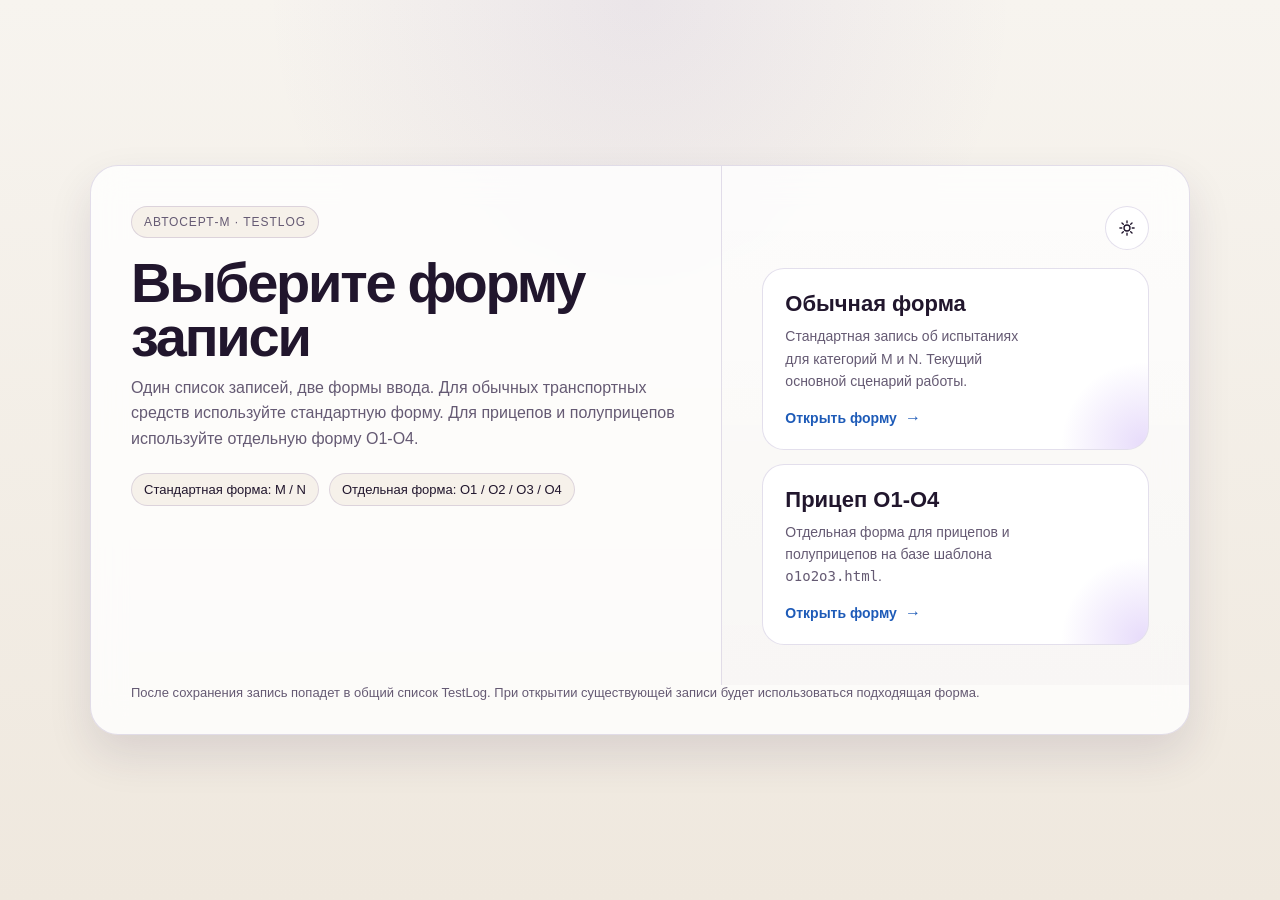
<file: templates/testlog/form_choice.html>
<!DOCTYPE html>
<html lang="ru">
<head>
  <meta charset="utf-8">
  <meta name="viewport" content="width=device-width, initial-scale=1">
  <title>Новая запись об испытаниях</title>
  <style>
    :root {
      color-scheme: light dark;
      --bg: #f3efe8;
      --bg-accent: radial-gradient(circle at top, rgba(89, 56, 160, 0.08), transparent 34%), linear-gradient(180deg, #f7f4ef 0%, #efe8de 100%);
      --panel: rgba(255, 255, 255, 0.8);
      --panel-strong: #ffffff;
      --panel-muted: #f6f1ea;
      --border: rgba(84, 59, 136, 0.16);
      --border-strong: rgba(84, 59, 136, 0.3);
      --text: #21162d;
      --muted: #655a73;
      --accent: #6f38d8;
      --accent-2: #1e5bb8;
      --shadow: 0 20px 44px rgba(49, 34, 77, 0.12);
    }

    [data-theme="dark"] {
      --bg: #120b1a;
      --bg-accent: radial-gradient(circle at top, rgba(123, 60, 230, 0.24), transparent 30%), linear-gradient(180deg, #120b1a 0%, #1a1025 100%);
      --panel: rgba(27, 16, 39, 0.84);
      --panel-strong: #1b1027;
      --panel-muted: #201133;
      --border: #3a2456;
      --border-strong: #5b36a1;
      --text: #f3eaff;
      --muted: #cbb8ff;
      --accent: #7b3ce6;
      --accent-2: #9a5bff;
      --shadow: 0 24px 48px rgba(0, 0, 0, 0.34);
    }

    @media (prefers-color-scheme: dark) {
      :root:not([data-theme="light"]) {
        --bg: #120b1a;
        --bg-accent: radial-gradient(circle at top, rgba(123, 60, 230, 0.24), transparent 30%), linear-gradient(180deg, #120b1a 0%, #1a1025 100%);
        --panel: rgba(27, 16, 39, 0.84);
        --panel-strong: #1b1027;
        --panel-muted: #201133;
        --border: #3a2456;
        --border-strong: #5b36a1;
        --text: #f3eaff;
        --muted: #cbb8ff;
        --accent: #7b3ce6;
        --accent-2: #9a5bff;
        --shadow: 0 24px 48px rgba(0, 0, 0, 0.34);
      }
    }

    * { box-sizing: border-box; }
    body {
      margin: 0;
      min-height: 100vh;
      font-family: Arial, sans-serif;
      color: var(--text);
      background: var(--bg);
      background-image: var(--bg-accent);
    }

    .page {
      min-height: 100vh;
      display: flex;
      align-items: center;
      justify-content: center;
      padding: 28px;
    }

    .shell {
      width: 100%;
      max-width: 1100px;
      background: var(--panel);
      border: 1px solid var(--border);
      border-radius: 28px;
      box-shadow: var(--shadow);
      backdrop-filter: blur(16px);
      overflow: hidden;
    }

    .hero {
      display: grid;
      grid-template-columns: 1.15fr 0.85fr;
      gap: 0;
    }

    .intro {
      padding: 40px;
      border-right: 1px solid var(--border);
    }

    .eyebrow {
      display: inline-flex;
      align-items: center;
      gap: 8px;
      padding: 8px 12px;
      border-radius: 999px;
      background: var(--panel-muted);
      color: var(--muted);
      border: 1px solid var(--border);
      font-size: 12px;
      letter-spacing: 0.08em;
      text-transform: uppercase;
    }

    .title {
      margin: 18px 0 12px;
      font-size: clamp(34px, 6vw, 56px);
      line-height: 0.95;
      letter-spacing: -0.04em;
    }

    .subtitle {
      max-width: 560px;
      font-size: 16px;
      line-height: 1.6;
      color: var(--muted);
      margin: 0;
    }

    .meta {
      margin-top: 22px;
      display: flex;
      gap: 10px;
      flex-wrap: wrap;
    }

    .chip {
      padding: 8px 12px;
      border-radius: 999px;
      background: var(--panel-muted);
      border: 1px solid var(--border);
      color: var(--text);
      font-size: 13px;
    }

    .actions {
      padding: 40px;
      background: linear-gradient(180deg, transparent 0%, rgba(0,0,0,0.02) 100%);
    }

    .theme-toggle {
      margin-left: auto;
      position: relative;
      display: inline-flex;
      align-items: center;
      justify-content: center;
      width: 44px;
      height: 44px;
      padding: 0;
      background: var(--panel-strong);
      color: var(--text);
      border: 1px solid var(--border);
      border-radius: 999px;
      cursor: pointer;
      transition: transform 0.16s ease, border-color 0.16s ease, background-color 0.16s ease;
    }

    .theme-toggle:hover {
      transform: translateY(-1px);
      border-color: var(--border-strong);
    }

    .theme-toggle:focus-visible {
      outline: 2px solid var(--accent-2);
      outline-offset: 3px;
    }

    .theme-toggle svg {
      position: absolute;
      width: 18px;
      height: 18px;
      stroke: currentColor;
      fill: none;
      stroke-width: 1.8;
      stroke-linecap: round;
      stroke-linejoin: round;
      transition: opacity 0.18s ease, transform 0.18s ease;
    }

    .theme-toggle .icon-sun {
      opacity: 1;
      transform: scale(1) rotate(0deg);
    }

    .theme-toggle .icon-moon {
      opacity: 0;
      transform: scale(0.75) rotate(-20deg);
    }

    [data-theme="dark"] .theme-toggle .icon-sun {
      opacity: 0;
      transform: scale(0.75) rotate(20deg);
    }

    [data-theme="dark"] .theme-toggle .icon-moon {
      opacity: 1;
      transform: scale(1) rotate(0deg);
    }

    .action-top {
      display: flex;
      justify-content: flex-end;
      margin-bottom: 18px;
    }

    .stack {
      display: grid;
      gap: 14px;
    }

    .card {
      display: block;
      text-decoration: none;
      color: inherit;
      background: var(--panel-strong);
      border: 1px solid var(--border);
      border-radius: 22px;
      padding: 22px;
      position: relative;
      overflow: hidden;
      transition: transform 0.16s ease, border-color 0.16s ease, box-shadow 0.16s ease;
    }

    .card:hover {
      transform: translateY(-2px);
      border-color: var(--border-strong);
      box-shadow: 0 16px 28px rgba(0,0,0,0.08);
    }

    .card::after {
      content: "";
      position: absolute;
      inset: auto -80px -80px auto;
      width: 170px;
      height: 170px;
      border-radius: 50%;
      background: radial-gradient(circle, rgba(123,60,230,0.18), transparent 68%);
      pointer-events: none;
    }

    .card-title {
      font-size: 22px;
      font-weight: 700;
      margin-bottom: 8px;
    }

    .card-text {
      font-size: 14px;
      line-height: 1.6;
      color: var(--muted);
      max-width: 32ch;
      margin-bottom: 16px;
    }

    .card-link {
      display: inline-flex;
      align-items: center;
      gap: 8px;
      font-size: 14px;
      font-weight: 700;
      color: var(--accent-2);
    }

    .card-link::after {
      content: "→";
      font-size: 16px;
    }

    .footer {
      padding: 0 40px 34px;
      color: var(--muted);
      font-size: 13px;
    }

    @media (max-width: 900px) {
      .hero {
        grid-template-columns: 1fr;
      }

      .intro {
        border-right: 0;
        border-bottom: 1px solid var(--border);
      }
    }

    @media (max-width: 640px) {
      .page {
        padding: 12px;
      }

      .intro,
      .actions,
      .footer {
        padding-left: 18px;
        padding-right: 18px;
      }

      .intro,
      .actions {
        padding-top: 22px;
        padding-bottom: 22px;
      }

      .title {
        font-size: 34px;
      }
    }
  </style>
</head>
<body>
  <div class="page">
    <main class="shell">
      <section class="hero">
        <div class="intro">
          <div class="eyebrow">Автосерт-М · TestLog</div>
          <h1 class="title">Выберите форму записи</h1>
          <p class="subtitle">
            Один список записей, две формы ввода. Для обычных транспортных средств используйте стандартную форму.
            Для прицепов и полуприцепов используйте отдельную форму O1-O4.
          </p>
          <div class="meta">
            <div class="chip">Стандартная форма: M / N</div>
            <div class="chip">Отдельная форма: O1 / O2 / O3 / O4</div>
          </div>
        </div>

        <div class="actions">
          <div class="action-top">
            <button class="theme-toggle" id="theme-toggle" type="button" aria-label="Переключить тему" title="Переключить тему">
              <svg class="icon-sun" viewBox="0 0 24 24" aria-hidden="true">
                <circle cx="12" cy="12" r="4"></circle>
                <path d="M12 2.5v2.5M12 19v2.5M21.5 12H19M5 12H2.5M18.7 5.3l-1.8 1.8M7.1 16.9l-1.8 1.8M18.7 18.7l-1.8-1.8M7.1 7.1L5.3 5.3"></path>
              </svg>
              <svg class="icon-moon" viewBox="0 0 24 24" aria-hidden="true">
                <path d="M20 14.2A7.8 7.8 0 1 1 9.8 4 6.5 6.5 0 0 0 20 14.2z"></path>
              </svg>
            </button>
          </div>

          <div class="stack">
            <a class="card" href="/app/testlog/form/?kind=default">
              <div class="card-title">Обычная форма</div>
              <div class="card-text">
                Стандартная запись об испытаниях для категорий M и N. Текущий основной сценарий работы.
              </div>
              <div class="card-link">Открыть форму</div>
            </a>

            <a class="card" href="/app/testlog/form/?kind=trailer">
              <div class="card-title">Прицеп O1-O4</div>
              <div class="card-text">
                Отдельная форма для прицепов и полуприцепов на базе шаблона <code>o1o2o3.html</code>.
              </div>
              <div class="card-link">Открыть форму</div>
            </a>
          </div>
        </div>
      </section>

      <div class="footer">
        После сохранения запись попадет в общий список TestLog. При открытии существующей записи будет использоваться подходящая форма.
      </div>
    </main>
  </div>

  <script>
    (function(){
      var root = document.documentElement;
      var key = 'testlog-form-choice-theme';
      var btn = document.getElementById('theme-toggle');
      if(!btn) return;

      function syncToggle(theme){
        var nextLabel = theme === 'dark' ? 'Включить светлую тему' : 'Включить темную тему';
        btn.setAttribute('aria-label', nextLabel);
        btn.setAttribute('title', nextLabel);
      }

      var saved = localStorage.getItem(key);
      if(saved === 'light' || saved === 'dark'){
        root.setAttribute('data-theme', saved);
        syncToggle(saved);
      } else {
        syncToggle(root.getAttribute('data-theme'));
      }

      btn.addEventListener('click', function(){
        var current = root.getAttribute('data-theme');
        var next = current === 'dark' ? 'light' : 'dark';
        root.setAttribute('data-theme', next);
        localStorage.setItem(key, next);
        syncToggle(next);
      });
    })();
  </script>
</body>
</html>
</file>
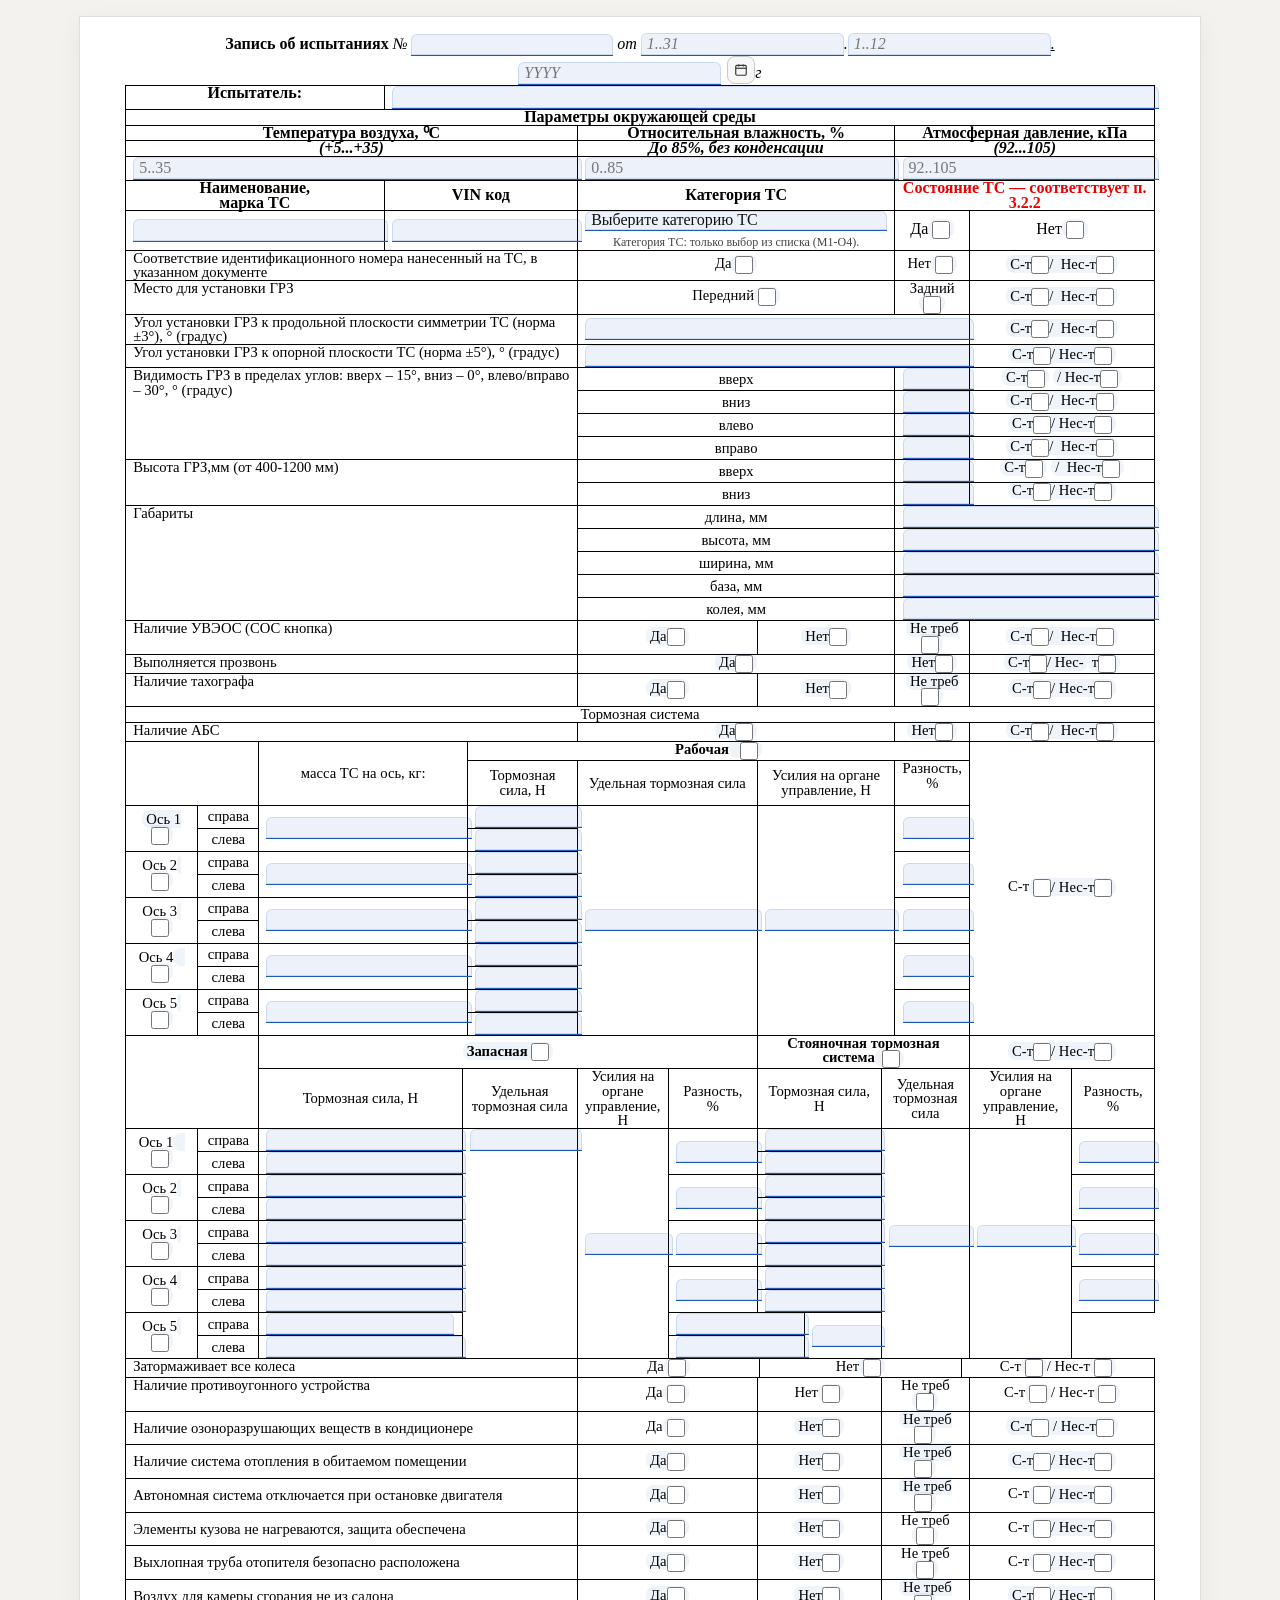
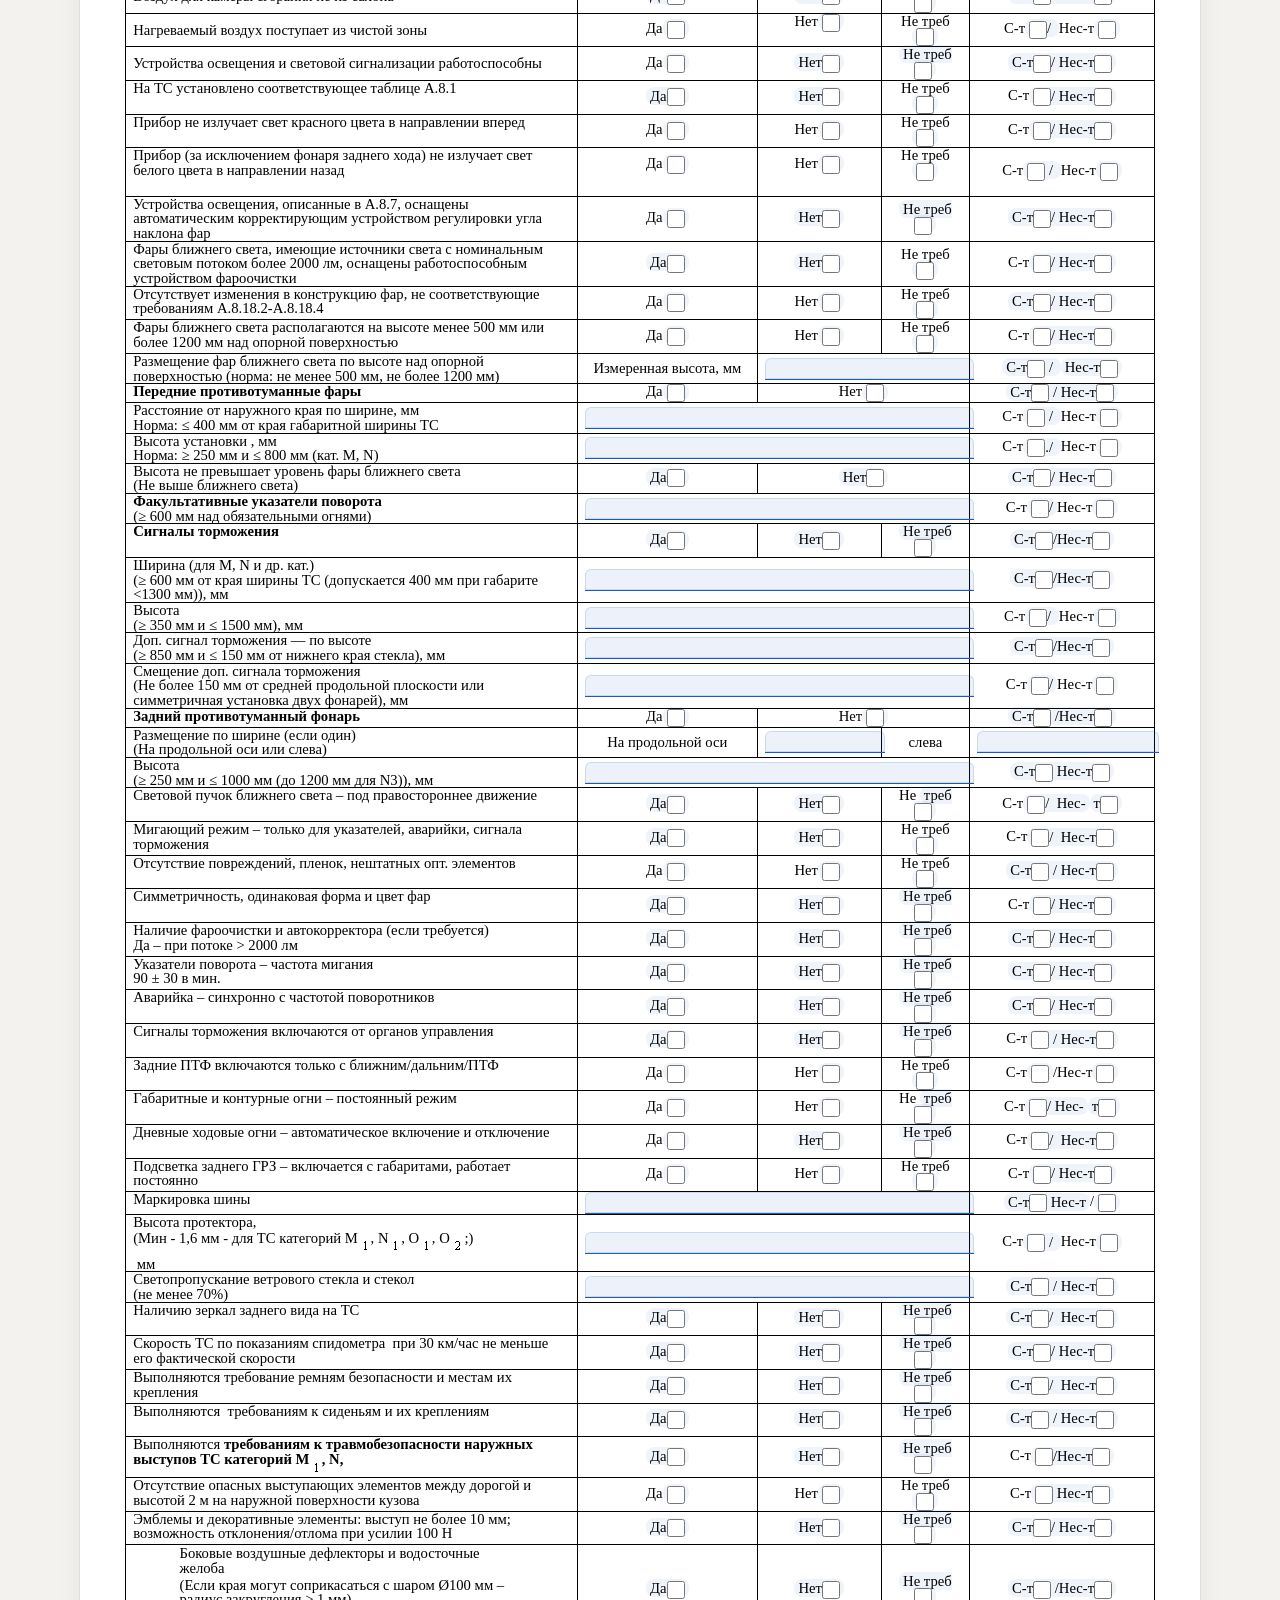
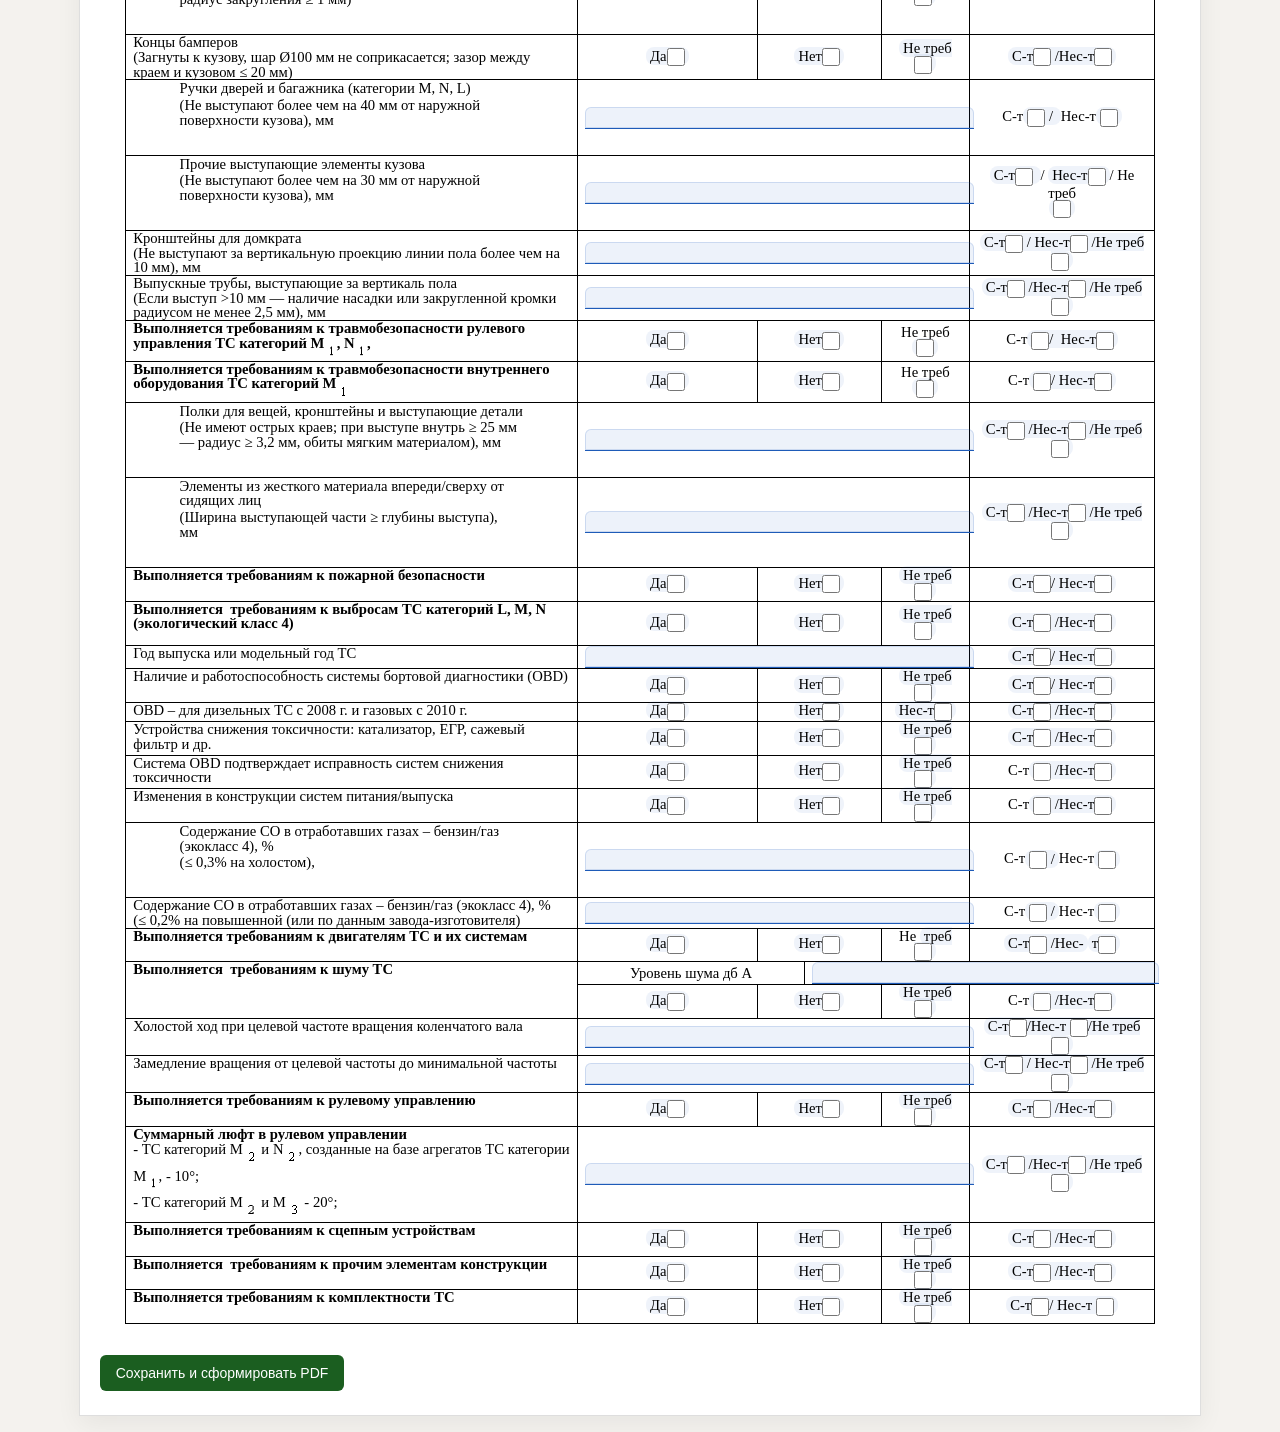
<file: templates/testlog/form_raw (9).html>
<?xml version="1.0" encoding="UTF-8"?>
<!DOCTYPE html PUBLIC "-//W3C//DTD XHTML 1.1 plus MathML 2.0//EN" "http://www.w3.org/Math/DTD/mathml2/xhtml-math11-f.dtd">
<html xmlns="http://www.w3.org/1999/xhtml" lang="ru-RU">
<!--This file was converted to xhtml by LibreOffice - see https://cgit.freedesktop.org/libreoffice/core/tree/filter/source/xslt for the code.-->

<head profile="http://dublincore.org/documents/dcmi-terms/">
<meta http-equiv="Content-Type" content="application/xhtml+xml; charset=utf-8"/>
<title xml:lang="ru-RU">Запись</title>
<meta name="DCTERMS.title" content="" xml:lang="ru-RU"/>

<meta name="DCTERMS.language" content="ru-RU" scheme="DCTERMS.RFC4646"/>
<meta name="DCTERMS.source" content="http://xml.openoffice.org/odf2xhtml"/>
<meta name="DCTERMS.creator" content="Нуржан Досмайлов"/>
<meta name="DCTERMS.issued" content="2026-02-18T06:06:00" scheme="DCTERMS.W3CDTF"/>

<meta name="DCTERMS.modified" content="2026-02-18T12:30:31.229713800" scheme="DCTERMS.W3CDTF"/>


<meta name="xsl:vendor" content="libxslt"/>
<link rel="schema.DC" href="http://purl.org/dc/elements/1.1/" hreflang="en"/>
<link rel="schema.DCTERMS" href="http://purl.org/dc/terms/" hreflang="en"/>
<link rel="schema.DCTYPE" href="http://purl.org/dc/dcmitype/" hreflang="en"/>
<link rel="schema.DCAM" href="http://purl.org/dc/dcam/" hreflang="en"/>

<style>
    table { border-collapse:collapse; border-spacing:0; empty-cells:show }
    td, th { vertical-align:top; font-size:12pt;}
    h1, h2, h3, h4, h5, h6 { clear:both;}
    ol, ul { margin:0; padding:0;}
    li { list-style: none; margin:0; padding:0;}
    span.footnodeNumber { padding-right:1em; }
    span.annotation_style_by_filter { font-size:95%; font-family:Arial; background-color:#fff000;  margin:0; border:0; padding:0;  }
    span.heading_numbering { margin-right: 0.8rem; }* { margin:0;}
    .graphic-fr1{ background-color:transparent; font-size:11pt; font-family:Aptos; text-align:center; vertical-align:top; writing-mode:horizontal-tb; direction:ltr; border-top-style:none; border-left-style:none; border-bottom-style:none; border-right-style:none; margin-left:0cm; margin-right:0cm; margin-top:0cm; margin-bottom:0cm; padding:0cm; }
    .paragraph-Header{ font-size:11pt; line-height:100%; margin-bottom:0cm; margin-top:0cm; text-align:left ! important; font-family:Aptos; writing-mode:horizontal-tb; direction:ltr; }
    .paragraph-P1{ font-size:12pt; line-height:100%; margin-bottom:0cm; margin-top:0cm; text-align:center ! important; font-family:'Times New Roman'; writing-mode:horizontal-tb; direction:ltr; }
    .paragraph-P10{ font-size:11pt; line-height:100%; margin-bottom:0cm; margin-top:0cm; text-align:left ! important; font-family:Aptos; writing-mode:horizontal-tb; direction:ltr; }
    .paragraph-P11{ font-size:11pt; line-height:108%; margin-bottom:0.282cm; margin-top:0cm; text-align:left ! important; font-family:'Times New Roman'; writing-mode:horizontal-tb; direction:ltr; }
    .paragraph-P12{ font-size:1pt; line-height:108%; margin-bottom:0cm; margin-top:0cm; text-align:left ! important; font-family:Aptos; writing-mode:horizontal-tb; direction:ltr; }
    .paragraph-P13{ font-size:11pt; line-height:100%; margin-bottom:0cm; margin-top:0cm; text-align:left ! important; font-family:'Times New Roman'; writing-mode:horizontal-tb; direction:ltr; }
    .paragraph-P14{ font-size:11pt; line-height:100%; margin-bottom:0cm; margin-top:0cm; text-align:left ! important; font-family:'Times New Roman'; writing-mode:horizontal-tb; direction:ltr; }
    .paragraph-P2{ font-size:11pt; line-height:100%; margin-bottom:0cm; margin-top:0cm; text-align:center ! important; font-family:Aptos; writing-mode:horizontal-tb; direction:ltr; }
    .paragraph-P3{ font-size:12pt; line-height:100%; margin-bottom:0cm; margin-top:0cm; text-align:center ! important; font-family:'Times New Roman'; writing-mode:horizontal-tb; direction:ltr; }
    .paragraph-P4{ font-size:11pt; line-height:100%; margin-bottom:0cm; margin-top:0cm; text-align:center ! important; font-family:Aptos; writing-mode:horizontal-tb; direction:ltr; }
    .paragraph-P5{ font-size:11pt; line-height:100%; margin-bottom:0cm; margin-top:0cm; text-align:left ! important; font-family:Aptos; writing-mode:horizontal-tb; direction:ltr; }
    .paragraph-P6{ font-size:11pt; line-height:100%; margin-bottom:0cm; margin-top:0cm; text-align:center ! important; font-family:'Times New Roman'; writing-mode:horizontal-tb; direction:ltr; }
    .paragraph-P7{ font-size:11pt; line-height:100%; margin-bottom:0cm; margin-top:0cm; text-align:center ! important; font-family:'Times New Roman'; writing-mode:horizontal-tb; direction:ltr; }
    .paragraph-P8{ font-size:11pt; line-height:100%; margin-bottom:0cm; margin-top:0cm; text-align:center ! important; font-family:'Times New Roman'; writing-mode:horizontal-tb; direction:ltr; }
    .paragraph-P9{ font-size:10pt; margin-bottom:0cm; margin-top:0cm; text-align:justify ! important; font-family:Arial; writing-mode:horizontal-tb; direction:ltr; }
    .table-Таблица1{ width:9.148cm; margin-left:0cm; margin-top:0cm; margin-bottom:0cm; margin-right:auto;writing-mode:horizontal-tb; direction:ltr;}
    .table-Таблица2{ width:9.148cm; margin-left:0cm; margin-top:0cm; margin-bottom:0cm; margin-right:auto;writing-mode:horizontal-tb; direction:ltr;}
    .table-Таблица3{ width:9.148cm; margin-left:0cm; margin-top:0cm; margin-bottom:0cm; margin-right:auto;writing-mode:horizontal-tb; direction:ltr;}
    .table-Таблица4{ width:9.148cm; margin-left:0cm; margin-top:0cm; margin-bottom:0cm; margin-right:auto;writing-mode:horizontal-tb; direction:ltr;}
    .table-Таблица5{ width:9.148cm; margin-left:0cm; margin-top:0cm; margin-bottom:0cm; margin-right:auto;writing-mode:horizontal-tb; direction:ltr;}
    .table-Таблица6{ width:9.148cm; margin-left:0cm; margin-top:0cm; margin-bottom:0cm; margin-right:auto;writing-mode:horizontal-tb; direction:ltr;}
    .table-Таблица7{ width:24.897cm; margin-left:0cm; margin-top:0cm; margin-bottom:0cm; margin-right:auto;writing-mode:horizontal-tb; direction:ltr;}
    .table-Таблица9{ width:27.256cm; margin-left:-0.751cm; margin-top:0cm; margin-bottom:0cm; margin-right:auto;writing-mode:horizontal-tb; direction:ltr; }
    .cell-Таблица1_A1{ border-top-style:none; border-left-style:none; border-bottom-style:none; border-right-style:none; vertical-align:middle; padding:0.026cm; }
    .cell-Таблица2_A1{ border-top-style:none; border-left-style:none; border-bottom-style:none; border-right-style:none; vertical-align:middle; padding:0.026cm; }
    .cell-Таблица2_B1{ border-top-style:none; border-left-style:none; border-bottom-style:none; border-right-style:none; padding:0.026cm; }
    .cell-Таблица3_A1{ border-top-style:none; border-left-style:none; border-bottom-style:none; border-right-style:none; vertical-align:middle; padding:0.026cm; }
    .cell-Таблица3_B1{ border-top-style:none; border-left-style:none; border-bottom-style:none; border-right-style:none; padding:0.026cm; }
    .cell-Таблица4_A1{ border-top-style:none; border-left-style:none; border-bottom-style:none; border-right-style:none; vertical-align:middle; padding:0.026cm; }
    .cell-Таблица5_A1{ border-top-style:none; border-left-style:none; border-bottom-style:none; border-right-style:none; vertical-align:middle; padding:0.026cm; }
    .cell-Таблица5_B2{ border-top-style:none; border-left-style:none; border-bottom-style:none; border-right-style:none; padding:0.026cm; }
    .cell-Таблица6_A1{ border-top-style:none; border-left-style:none; border-bottom-style:none; border-right-style:none; vertical-align:middle; padding:0.026cm; }
    .cell-Таблица7_A1{ vertical-align:middle; padding-left:0.191cm; padding-right:0.191cm; padding-top:0cm; padding-bottom:0cm; border-left-width:0.0176cm; border-left-style:solid; border-left-color:#000000; border-right-width:0.0176cm; border-right-style:solid; border-right-color:#000000; border-top-width:0.0176cm; border-top-style:solid; border-top-color:#000000; border-bottom-width:0.0265cm; border-bottom-style:solid; border-bottom-color:#000000; }
    .cell-Таблица7_A2{ vertical-align:middle; padding-left:0.191cm; padding-right:0.191cm; padding-top:0cm; padding-bottom:0cm; border-left-width:0.0176cm; border-left-style:solid; border-left-color:#000000; border-right-width:0.0265cm; border-right-style:solid; border-right-color:#000000; border-top-width:0.0265cm; border-top-style:solid; border-top-color:#000000; border-bottom-width:0.0176cm; border-bottom-style:solid; border-bottom-color:#000000; }
    .cell-Таблица7_B2{ vertical-align:middle; padding-left:0.191cm; padding-right:0.191cm; padding-top:0cm; padding-bottom:0cm; border-left-width:0.0265cm; border-left-style:solid; border-left-color:#000000; border-right-width:0.0265cm; border-right-style:solid; border-right-color:#000000; border-top-width:0.0265cm; border-top-style:solid; border-top-color:#000000; border-bottom-width:0.0176cm; border-bottom-style:solid; border-bottom-color:#000000; }
    .cell-Таблица7_C2{ vertical-align:middle; padding-left:0.191cm; padding-right:0.191cm; padding-top:0cm; padding-bottom:0cm; border-left-width:0.0265cm; border-left-style:solid; border-left-color:#000000; border-right-width:0.0176cm; border-right-style:solid; border-right-color:#000000; border-top-width:0.0265cm; border-top-style:solid; border-top-color:#000000; border-bottom-width:0.0176cm; border-bottom-style:solid; border-bottom-color:#000000; }
    .cell-Таблица9_A1{ vertical-align:middle; padding-left:0.191cm; padding-right:0.191cm; padding-top:0cm; padding-bottom:0cm; border-left-style:none; border-right-style:none; border-top-style:none; border-bottom-width:0.0176cm; border-bottom-style:solid; border-bottom-color:#000000; writing-mode:horizontal-tb; direction:ltr; }
    .cell-Таблица9_A10{ border-top-width:0.0176cm; border-top-style:solid; border-top-color:#000000; border-left-width:0.0176cm; border-left-style:solid; border-left-color:#000000; border-bottom-width:0.0176cm; border-bottom-style:solid; border-bottom-color:#000000; border-right-width:0.0176cm; border-right-style:solid; border-right-color:#000000; padding-left:0.191cm; padding-right:0.191cm; padding-top:0cm; padding-bottom:0cm; writing-mode:horizontal-tb; direction:ltr; }
    .cell-Таблица9_A100{ border-top-width:0.0176cm; border-top-style:solid; border-top-color:#000000; border-left-width:0.0176cm; border-left-style:solid; border-left-color:#000000; border-bottom-width:0.0176cm; border-bottom-style:solid; border-bottom-color:#000000; border-right-width:0.0176cm; border-right-style:solid; border-right-color:#000000; padding-left:0.191cm; padding-right:0.191cm; padding-top:0cm; padding-bottom:0cm; writing-mode:horizontal-tb; direction:ltr; }
    .cell-Таблица9_A101{ border-top-width:0.0176cm; border-top-style:solid; border-top-color:#000000; border-left-width:0.0176cm; border-left-style:solid; border-left-color:#000000; border-bottom-width:0.0176cm; border-bottom-style:solid; border-bottom-color:#000000; border-right-width:0.0176cm; border-right-style:solid; border-right-color:#000000; padding-left:0.191cm; padding-right:0.191cm; padding-top:0cm; padding-bottom:0cm; writing-mode:horizontal-tb; direction:ltr; }
    .cell-Таблица9_A102{ border-top-width:0.0176cm; border-top-style:solid; border-top-color:#000000; border-left-width:0.0176cm; border-left-style:solid; border-left-color:#000000; border-bottom-width:0.0176cm; border-bottom-style:solid; border-bottom-color:#000000; border-right-width:0.0176cm; border-right-style:solid; border-right-color:#000000; padding-left:0.191cm; padding-right:0.191cm; padding-top:0cm; padding-bottom:0cm; writing-mode:horizontal-tb; direction:ltr; }
    .cell-Таблица9_A103{ border-top-width:0.0176cm; border-top-style:solid; border-top-color:#000000; border-left-width:0.0176cm; border-left-style:solid; border-left-color:#000000; border-bottom-width:0.0176cm; border-bottom-style:solid; border-bottom-color:#000000; border-right-width:0.0176cm; border-right-style:solid; border-right-color:#000000; padding-left:0.191cm; padding-right:0.191cm; padding-top:0cm; padding-bottom:0cm; writing-mode:horizontal-tb; direction:ltr; }
    .cell-Таблица9_A104{ border-top-width:0.0176cm; border-top-style:solid; border-top-color:#000000; border-left-width:0.0176cm; border-left-style:solid; border-left-color:#000000; border-bottom-width:0.0176cm; border-bottom-style:solid; border-bottom-color:#000000; border-right-width:0.0176cm; border-right-style:solid; border-right-color:#000000; padding-left:0.191cm; padding-right:0.191cm; padding-top:0cm; padding-bottom:0cm; writing-mode:horizontal-tb; direction:ltr; }
    .cell-Таблица9_A105{ border-top-width:0.0176cm; border-top-style:solid; border-top-color:#000000; border-left-width:0.0176cm; border-left-style:solid; border-left-color:#000000; border-bottom-width:0.0176cm; border-bottom-style:solid; border-bottom-color:#000000; border-right-width:0.0176cm; border-right-style:solid; border-right-color:#000000; padding-left:0.191cm; padding-right:0.191cm; padding-top:0cm; padding-bottom:0cm; writing-mode:horizontal-tb; direction:ltr; }
    .cell-Таблица9_A106{ border-top-width:0.0176cm; border-top-style:solid; border-top-color:#000000; border-left-width:0.0176cm; border-left-style:solid; border-left-color:#000000; border-bottom-width:0.0176cm; border-bottom-style:solid; border-bottom-color:#000000; border-right-width:0.0176cm; border-right-style:solid; border-right-color:#000000; padding-left:0.191cm; padding-right:0.191cm; padding-top:0cm; padding-bottom:0cm; writing-mode:horizontal-tb; direction:ltr; }
    .cell-Таблица9_A107{ border-top-width:0.0176cm; border-top-style:solid; border-top-color:#000000; border-left-width:0.0176cm; border-left-style:solid; border-left-color:#000000; border-bottom-width:0.0176cm; border-bottom-style:solid; border-bottom-color:#000000; border-right-width:0.0176cm; border-right-style:solid; border-right-color:#000000; padding-left:0.191cm; padding-right:0.191cm; padding-top:0cm; padding-bottom:0cm; writing-mode:horizontal-tb; direction:ltr; }
    .cell-Таблица9_A108{ border-top-width:0.0176cm; border-top-style:solid; border-top-color:#000000; border-left-width:0.0176cm; border-left-style:solid; border-left-color:#000000; border-bottom-width:0.0176cm; border-bottom-style:solid; border-bottom-color:#000000; border-right-width:0.0176cm; border-right-style:solid; border-right-color:#000000; padding-left:0.191cm; padding-right:0.191cm; padding-top:0cm; padding-bottom:0cm; writing-mode:horizontal-tb; direction:ltr; }
    .cell-Таблица9_A109{ border-top-width:0.0176cm; border-top-style:solid; border-top-color:#000000; border-left-width:0.0176cm; border-left-style:solid; border-left-color:#000000; border-bottom-width:0.0176cm; border-bottom-style:solid; border-bottom-color:#000000; border-right-width:0.0176cm; border-right-style:solid; border-right-color:#000000; padding-left:0.191cm; padding-right:0.191cm; padding-top:0cm; padding-bottom:0cm; writing-mode:horizontal-tb; direction:ltr; }
    .cell-Таблица9_A11{ border-top-width:0.0176cm; border-top-style:solid; border-top-color:#000000; border-left-width:0.0176cm; border-left-style:solid; border-left-color:#000000; border-bottom-width:0.0176cm; border-bottom-style:solid; border-bottom-color:#000000; border-right-width:0.0176cm; border-right-style:solid; border-right-color:#000000; padding-left:0.191cm; padding-right:0.191cm; padding-top:0cm; padding-bottom:0cm; writing-mode:horizontal-tb; direction:ltr; }
    .cell-Таблица9_A110{ border-top-width:0.0176cm; border-top-style:solid; border-top-color:#000000; border-left-width:0.0176cm; border-left-style:solid; border-left-color:#000000; border-bottom-width:0.0176cm; border-bottom-style:solid; border-bottom-color:#000000; border-right-width:0.0176cm; border-right-style:solid; border-right-color:#000000; padding-left:0.191cm; padding-right:0.191cm; padding-top:0cm; padding-bottom:0cm; writing-mode:horizontal-tb; direction:ltr; }
    .cell-Таблица9_A111{ border-top-width:0.0176cm; border-top-style:solid; border-top-color:#000000; border-left-width:0.0176cm; border-left-style:solid; border-left-color:#000000; border-bottom-width:0.0176cm; border-bottom-style:solid; border-bottom-color:#000000; border-right-width:0.0176cm; border-right-style:solid; border-right-color:#000000; padding-left:0.191cm; padding-right:0.191cm; padding-top:0cm; padding-bottom:0cm; writing-mode:horizontal-tb; direction:ltr; }
    .cell-Таблица9_A112{ border-top-width:0.0176cm; border-top-style:solid; border-top-color:#000000; border-left-width:0.0176cm; border-left-style:solid; border-left-color:#000000; border-bottom-width:0.0176cm; border-bottom-style:solid; border-bottom-color:#000000; border-right-width:0.0176cm; border-right-style:solid; border-right-color:#000000; padding-left:0.191cm; padding-right:0.191cm; padding-top:0cm; padding-bottom:0cm; writing-mode:horizontal-tb; direction:ltr; }
    .cell-Таблица9_A113{ border-top-width:0.0176cm; border-top-style:solid; border-top-color:#000000; border-left-width:0.0176cm; border-left-style:solid; border-left-color:#000000; border-bottom-width:0.0176cm; border-bottom-style:solid; border-bottom-color:#000000; border-right-width:0.0176cm; border-right-style:solid; border-right-color:#000000; padding-left:0.191cm; padding-right:0.191cm; padding-top:0cm; padding-bottom:0cm; writing-mode:horizontal-tb; direction:ltr; }
    .cell-Таблица9_A114{ border-top-width:0.0176cm; border-top-style:solid; border-top-color:#000000; border-left-width:0.0176cm; border-left-style:solid; border-left-color:#000000; border-bottom-width:0.0176cm; border-bottom-style:solid; border-bottom-color:#000000; border-right-width:0.0176cm; border-right-style:solid; border-right-color:#000000; padding-left:0.191cm; padding-right:0.191cm; padding-top:0cm; padding-bottom:0cm; writing-mode:horizontal-tb; direction:ltr; }
    .cell-Таблица9_A115{ border-top-width:0.0176cm; border-top-style:solid; border-top-color:#000000; border-left-width:0.0176cm; border-left-style:solid; border-left-color:#000000; border-bottom-width:0.0176cm; border-bottom-style:solid; border-bottom-color:#000000; border-right-width:0.0176cm; border-right-style:solid; border-right-color:#000000; padding-left:0.191cm; padding-right:0.191cm; padding-top:0cm; padding-bottom:0cm; writing-mode:horizontal-tb; direction:ltr; }
    .cell-Таблица9_A116{ border-top-width:0.0176cm; border-top-style:solid; border-top-color:#000000; border-left-width:0.0176cm; border-left-style:solid; border-left-color:#000000; border-bottom-width:0.0176cm; border-bottom-style:solid; border-bottom-color:#000000; border-right-width:0.0176cm; border-right-style:solid; border-right-color:#000000; padding-left:0.191cm; padding-right:0.191cm; padding-top:0cm; padding-bottom:0cm; writing-mode:horizontal-tb; direction:ltr; }
    .cell-Таблица9_A117{ border-top-width:0.0176cm; border-top-style:solid; border-top-color:#000000; border-left-width:0.0176cm; border-left-style:solid; border-left-color:#000000; border-bottom-width:0.0176cm; border-bottom-style:solid; border-bottom-color:#000000; border-right-width:0.0176cm; border-right-style:solid; border-right-color:#000000; padding-left:0.191cm; padding-right:0.191cm; padding-top:0cm; padding-bottom:0cm; writing-mode:horizontal-tb; direction:ltr; }
    .cell-Таблица9_A118{ border-top-width:0.0176cm; border-top-style:solid; border-top-color:#000000; border-left-width:0.0176cm; border-left-style:solid; border-left-color:#000000; border-bottom-width:0.0176cm; border-bottom-style:solid; border-bottom-color:#000000; border-right-width:0.0176cm; border-right-style:solid; border-right-color:#000000; padding-left:0.191cm; padding-right:0.191cm; padding-top:0cm; padding-bottom:0cm; writing-mode:horizontal-tb; direction:ltr; }
    .cell-Таблица9_A119{ border-top-width:0.0176cm; border-top-style:solid; border-top-color:#000000; border-left-width:0.0176cm; border-left-style:solid; border-left-color:#000000; border-bottom-width:0.0176cm; border-bottom-style:solid; border-bottom-color:#000000; border-right-width:0.0176cm; border-right-style:solid; border-right-color:#000000; padding-left:0.191cm; padding-right:0.191cm; padding-top:0cm; padding-bottom:0cm; writing-mode:horizontal-tb; direction:ltr; }
    .cell-Таблица9_A12{ border-top-width:0.0176cm; border-top-style:solid; border-top-color:#000000; border-left-width:0.0176cm; border-left-style:solid; border-left-color:#000000; border-bottom-width:0.0176cm; border-bottom-style:solid; border-bottom-color:#000000; border-right-width:0.0176cm; border-right-style:solid; border-right-color:#000000; padding-left:0.191cm; padding-right:0.191cm; padding-top:0cm; padding-bottom:0cm; writing-mode:horizontal-tb; direction:ltr; }
    .cell-Таблица9_A120{ border-top-width:0.0176cm; border-top-style:solid; border-top-color:#000000; border-left-width:0.0176cm; border-left-style:solid; border-left-color:#000000; border-bottom-width:0.0176cm; border-bottom-style:solid; border-bottom-color:#000000; border-right-width:0.0176cm; border-right-style:solid; border-right-color:#000000; padding-left:0.191cm; padding-right:0.191cm; padding-top:0cm; padding-bottom:0cm; writing-mode:horizontal-tb; direction:ltr; }
    .cell-Таблица9_A121{ border-top-width:0.0176cm; border-top-style:solid; border-top-color:#000000; border-left-width:0.0176cm; border-left-style:solid; border-left-color:#000000; border-bottom-width:0.0176cm; border-bottom-style:solid; border-bottom-color:#000000; border-right-width:0.0176cm; border-right-style:solid; border-right-color:#000000; padding-left:0.191cm; padding-right:0.191cm; padding-top:0cm; padding-bottom:0cm; writing-mode:horizontal-tb; direction:ltr; }
    .cell-Таблица9_A122{ border-top-width:0.0176cm; border-top-style:solid; border-top-color:#000000; border-left-width:0.0176cm; border-left-style:solid; border-left-color:#000000; border-bottom-width:0.0176cm; border-bottom-style:solid; border-bottom-color:#000000; border-right-width:0.0176cm; border-right-style:solid; border-right-color:#000000; padding-left:0.191cm; padding-right:0.191cm; padding-top:0cm; padding-bottom:0cm; writing-mode:horizontal-tb; direction:ltr; }
    .cell-Таблица9_A123{ border-top-width:0.0176cm; border-top-style:solid; border-top-color:#000000; border-left-width:0.0176cm; border-left-style:solid; border-left-color:#000000; border-bottom-width:0.0176cm; border-bottom-style:solid; border-bottom-color:#000000; border-right-width:0.0176cm; border-right-style:solid; border-right-color:#000000; padding-left:0.191cm; padding-right:0.191cm; padding-top:0cm; padding-bottom:0cm; writing-mode:horizontal-tb; direction:ltr; }
    .cell-Таблица9_A124{ border-top-width:0.0176cm; border-top-style:solid; border-top-color:#000000; border-left-width:0.0176cm; border-left-style:solid; border-left-color:#000000; border-bottom-width:0.0176cm; border-bottom-style:solid; border-bottom-color:#000000; border-right-width:0.0176cm; border-right-style:solid; border-right-color:#000000; padding-left:0.191cm; padding-right:0.191cm; padding-top:0cm; padding-bottom:0cm; writing-mode:horizontal-tb; direction:ltr; }
    .cell-Таблица9_A125{ border-top-width:0.0176cm; border-top-style:solid; border-top-color:#000000; border-left-width:0.0176cm; border-left-style:solid; border-left-color:#000000; border-bottom-width:0.0176cm; border-bottom-style:solid; border-bottom-color:#000000; border-right-width:0.0176cm; border-right-style:solid; border-right-color:#000000; padding-left:0.191cm; padding-right:0.191cm; padding-top:0cm; padding-bottom:0cm; writing-mode:horizontal-tb; direction:ltr; }
    .cell-Таблица9_A126{ border-top-width:0.0176cm; border-top-style:solid; border-top-color:#000000; border-left-width:0.0176cm; border-left-style:solid; border-left-color:#000000; border-bottom-width:0.0176cm; border-bottom-style:solid; border-bottom-color:#000000; border-right-width:0.0176cm; border-right-style:solid; border-right-color:#000000; padding-left:0.191cm; padding-right:0.191cm; padding-top:0cm; padding-bottom:0cm; writing-mode:horizontal-tb; direction:ltr; }
    .cell-Таблица9_A127{ border-top-width:0.0176cm; border-top-style:solid; border-top-color:#000000; border-left-width:0.0176cm; border-left-style:solid; border-left-color:#000000; border-bottom-width:0.0176cm; border-bottom-style:solid; border-bottom-color:#000000; border-right-width:0.0176cm; border-right-style:solid; border-right-color:#000000; padding-left:0.191cm; padding-right:0.191cm; padding-top:0cm; padding-bottom:0cm; writing-mode:horizontal-tb; direction:ltr; }
    .cell-Таблица9_A128{ border-top-width:0.0176cm; border-top-style:solid; border-top-color:#000000; border-left-width:0.0176cm; border-left-style:solid; border-left-color:#000000; border-bottom-width:0.0176cm; border-bottom-style:solid; border-bottom-color:#000000; border-right-width:0.0176cm; border-right-style:solid; border-right-color:#000000; padding-left:0.191cm; padding-right:0.191cm; padding-top:0cm; padding-bottom:0cm; writing-mode:horizontal-tb; direction:ltr; }
    .cell-Таблица9_A129{ border-top-width:0.0176cm; border-top-style:solid; border-top-color:#000000; border-left-width:0.0176cm; border-left-style:solid; border-left-color:#000000; border-bottom-width:0.0176cm; border-bottom-style:solid; border-bottom-color:#000000; border-right-width:0.0176cm; border-right-style:solid; border-right-color:#000000; padding-left:0.191cm; padding-right:0.191cm; padding-top:0cm; padding-bottom:0cm; writing-mode:horizontal-tb; direction:ltr; }
    .cell-Таблица9_A13{ border-top-width:0.0176cm; border-top-style:solid; border-top-color:#000000; border-left-width:0.0176cm; border-left-style:solid; border-left-color:#000000; border-bottom-width:0.0176cm; border-bottom-style:solid; border-bottom-color:#000000; border-right-width:0.0176cm; border-right-style:solid; border-right-color:#000000; padding-left:0.191cm; padding-right:0.191cm; padding-top:0cm; padding-bottom:0cm; writing-mode:horizontal-tb; direction:ltr; }
    .cell-Таблица9_A130{ border-top-width:0.0176cm; border-top-style:solid; border-top-color:#000000; border-left-width:0.0176cm; border-left-style:solid; border-left-color:#000000; border-bottom-width:0.0176cm; border-bottom-style:solid; border-bottom-color:#000000; border-right-width:0.0176cm; border-right-style:solid; border-right-color:#000000; padding-left:0.191cm; padding-right:0.191cm; padding-top:0cm; padding-bottom:0cm; writing-mode:horizontal-tb; direction:ltr; }
    .cell-Таблица9_A131{ border-top-width:0.0176cm; border-top-style:solid; border-top-color:#000000; border-left-width:0.0176cm; border-left-style:solid; border-left-color:#000000; border-bottom-width:0.0176cm; border-bottom-style:solid; border-bottom-color:#000000; border-right-width:0.0176cm; border-right-style:solid; border-right-color:#000000; padding-left:0.191cm; padding-right:0.191cm; padding-top:0cm; padding-bottom:0cm; writing-mode:horizontal-tb; direction:ltr; }
    .cell-Таблица9_A132{ border-top-width:0.0176cm; border-top-style:solid; border-top-color:#000000; border-left-width:0.0176cm; border-left-style:solid; border-left-color:#000000; border-bottom-width:0.0176cm; border-bottom-style:solid; border-bottom-color:#000000; border-right-width:0.0176cm; border-right-style:solid; border-right-color:#000000; padding-left:0.191cm; padding-right:0.191cm; padding-top:0cm; padding-bottom:0cm; writing-mode:horizontal-tb; direction:ltr; }
    .cell-Таблица9_A133{ border-top-width:0.0176cm; border-top-style:solid; border-top-color:#000000; border-left-width:0.0176cm; border-left-style:solid; border-left-color:#000000; border-bottom-width:0.0176cm; border-bottom-style:solid; border-bottom-color:#000000; border-right-width:0.0176cm; border-right-style:solid; border-right-color:#000000; padding-left:0.191cm; padding-right:0.191cm; padding-top:0cm; padding-bottom:0cm; writing-mode:horizontal-tb; direction:ltr; }
    .cell-Таблица9_A134{ border-top-width:0.0176cm; border-top-style:solid; border-top-color:#000000; border-left-width:0.0176cm; border-left-style:solid; border-left-color:#000000; border-bottom-width:0.0176cm; border-bottom-style:solid; border-bottom-color:#000000; border-right-width:0.0176cm; border-right-style:solid; border-right-color:#000000; padding-left:0.191cm; padding-right:0.191cm; padding-top:0cm; padding-bottom:0cm; writing-mode:horizontal-tb; direction:ltr; }
    .cell-Таблица9_A135{ border-top-width:0.0176cm; border-top-style:solid; border-top-color:#000000; border-left-width:0.0176cm; border-left-style:solid; border-left-color:#000000; border-bottom-width:0.0176cm; border-bottom-style:solid; border-bottom-color:#000000; border-right-width:0.0176cm; border-right-style:solid; border-right-color:#000000; padding-left:0.191cm; padding-right:0.191cm; padding-top:0cm; padding-bottom:0cm; writing-mode:horizontal-tb; direction:ltr; }
    .cell-Таблица9_A14{ border-top-width:0.0176cm; border-top-style:solid; border-top-color:#000000; border-left-width:0.0176cm; border-left-style:solid; border-left-color:#000000; border-bottom-width:0.0176cm; border-bottom-style:solid; border-bottom-color:#000000; border-right-width:0.0176cm; border-right-style:solid; border-right-color:#000000; padding-left:0.191cm; padding-right:0.191cm; padding-top:0cm; padding-bottom:0cm; writing-mode:horizontal-tb; direction:ltr; }
    .cell-Таблица9_A15{ border-top-width:0.0176cm; border-top-style:solid; border-top-color:#000000; border-left-width:0.0176cm; border-left-style:solid; border-left-color:#000000; border-bottom-width:0.0176cm; border-bottom-style:solid; border-bottom-color:#000000; border-right-width:0.0176cm; border-right-style:solid; border-right-color:#000000; padding-left:0.191cm; padding-right:0.191cm; padding-top:0cm; padding-bottom:0cm; writing-mode:horizontal-tb; direction:ltr; }
    .cell-Таблица9_A16{ border-top-width:0.0176cm; border-top-style:solid; border-top-color:#000000; border-left-width:0.0176cm; border-left-style:solid; border-left-color:#000000; border-bottom-width:0.0176cm; border-bottom-style:solid; border-bottom-color:#000000; border-right-width:0.0176cm; border-right-style:solid; border-right-color:#000000; padding-left:0.191cm; padding-right:0.191cm; padding-top:0cm; padding-bottom:0cm; writing-mode:horizontal-tb; direction:ltr; }
    .cell-Таблица9_A17{ border-top-width:0.0176cm; border-top-style:solid; border-top-color:#000000; border-left-width:0.0176cm; border-left-style:solid; border-left-color:#000000; border-bottom-width:0.0176cm; border-bottom-style:solid; border-bottom-color:#000000; border-right-width:0.0176cm; border-right-style:solid; border-right-color:#000000; padding-left:0.191cm; padding-right:0.191cm; padding-top:0cm; padding-bottom:0cm; writing-mode:horizontal-tb; direction:ltr; }
    .cell-Таблица9_A18{ border-top-width:0.0176cm; border-top-style:solid; border-top-color:#000000; border-left-width:0.0176cm; border-left-style:solid; border-left-color:#000000; border-bottom-width:0.0176cm; border-bottom-style:solid; border-bottom-color:#000000; border-right-width:0.0176cm; border-right-style:solid; border-right-color:#000000; padding-left:0.191cm; padding-right:0.191cm; padding-top:0cm; padding-bottom:0cm; writing-mode:horizontal-tb; direction:ltr; }
    .cell-Таблица9_A19{ border-top-width:0.0176cm; border-top-style:solid; border-top-color:#000000; border-left-width:0.0176cm; border-left-style:solid; border-left-color:#000000; border-bottom-width:0.0176cm; border-bottom-style:solid; border-bottom-color:#000000; border-right-width:0.0176cm; border-right-style:solid; border-right-color:#000000; padding-left:0.191cm; padding-right:0.191cm; padding-top:0cm; padding-bottom:0cm; writing-mode:horizontal-tb; direction:ltr; }
    .cell-Таблица9_A2{ border-top-width:0.0176cm; border-top-style:solid; border-top-color:#000000; border-left-width:0.0176cm; border-left-style:solid; border-left-color:#000000; border-bottom-width:0.0176cm; border-bottom-style:solid; border-bottom-color:#000000; border-right-width:0.0176cm; border-right-style:solid; border-right-color:#000000; padding-left:0.191cm; padding-right:0.191cm; padding-top:0cm; padding-bottom:0cm; writing-mode:horizontal-tb; direction:ltr; }
    .cell-Таблица9_A20{ border-top-width:0.0176cm; border-top-style:solid; border-top-color:#000000; border-left-width:0.0176cm; border-left-style:solid; border-left-color:#000000; border-bottom-width:0.0176cm; border-bottom-style:solid; border-bottom-color:#000000; border-right-width:0.0176cm; border-right-style:solid; border-right-color:#000000; padding-left:0.191cm; padding-right:0.191cm; padding-top:0cm; padding-bottom:0cm; writing-mode:horizontal-tb; direction:ltr; }
    .cell-Таблица9_A21{ border-top-width:0.0176cm; border-top-style:solid; border-top-color:#000000; border-left-width:0.0176cm; border-left-style:solid; border-left-color:#000000; border-bottom-width:0.0176cm; border-bottom-style:solid; border-bottom-color:#000000; border-right-width:0.0176cm; border-right-style:solid; border-right-color:#000000; padding-left:0.191cm; padding-right:0.191cm; padding-top:0cm; padding-bottom:0cm; writing-mode:horizontal-tb; direction:ltr; }
    .cell-Таблица9_A22{ border-top-width:0.0176cm; border-top-style:solid; border-top-color:#000000; border-left-width:0.0176cm; border-left-style:solid; border-left-color:#000000; border-bottom-width:0.0176cm; border-bottom-style:solid; border-bottom-color:#000000; border-right-width:0.0176cm; border-right-style:solid; border-right-color:#000000; padding-left:0.191cm; padding-right:0.191cm; padding-top:0cm; padding-bottom:0cm; writing-mode:horizontal-tb; direction:ltr; }
    .cell-Таблица9_A23{ border-top-width:0.0176cm; border-top-style:solid; border-top-color:#000000; border-left-width:0.0176cm; border-left-style:solid; border-left-color:#000000; border-bottom-width:0.0176cm; border-bottom-style:solid; border-bottom-color:#000000; border-right-width:0.0176cm; border-right-style:solid; border-right-color:#000000; padding-left:0.191cm; padding-right:0.191cm; padding-top:0cm; padding-bottom:0cm; writing-mode:horizontal-tb; direction:ltr; }
    .cell-Таблица9_A24{ border-top-width:0.0176cm; border-top-style:solid; border-top-color:#000000; border-left-width:0.0176cm; border-left-style:solid; border-left-color:#000000; border-bottom-width:0.0176cm; border-bottom-style:solid; border-bottom-color:#000000; border-right-width:0.0176cm; border-right-style:solid; border-right-color:#000000; padding-left:0.191cm; padding-right:0.191cm; padding-top:0cm; padding-bottom:0cm; writing-mode:horizontal-tb; direction:ltr; }
    .cell-Таблица9_A25{ border-top-width:0.0176cm; border-top-style:solid; border-top-color:#000000; border-left-width:0.0176cm; border-left-style:solid; border-left-color:#000000; border-bottom-width:0.0176cm; border-bottom-style:solid; border-bottom-color:#000000; border-right-width:0.0176cm; border-right-style:solid; border-right-color:#000000; padding-left:0.191cm; padding-right:0.191cm; padding-top:0cm; padding-bottom:0cm; writing-mode:horizontal-tb; direction:ltr; }
    .cell-Таблица9_A26{ border-top-width:0.0176cm; border-top-style:solid; border-top-color:#000000; border-left-width:0.0176cm; border-left-style:solid; border-left-color:#000000; border-bottom-width:0.0176cm; border-bottom-style:solid; border-bottom-color:#000000; border-right-width:0.0176cm; border-right-style:solid; border-right-color:#000000; padding-left:0.191cm; padding-right:0.191cm; padding-top:0cm; padding-bottom:0cm; writing-mode:horizontal-tb; direction:ltr; }
    .cell-Таблица9_A28{ border-top-width:0.0176cm; border-top-style:solid; border-top-color:#000000; border-left-width:0.0176cm; border-left-style:solid; border-left-color:#000000; border-bottom-width:0.0176cm; border-bottom-style:solid; border-bottom-color:#000000; border-right-width:0.0176cm; border-right-style:solid; border-right-color:#000000; padding-left:0.191cm; padding-right:0.191cm; padding-top:0cm; padding-bottom:0cm; writing-mode:horizontal-tb; direction:ltr; }
    .cell-Таблица9_A3{ border-top-width:0.0176cm; border-top-style:solid; border-top-color:#000000; border-left-width:0.0176cm; border-left-style:solid; border-left-color:#000000; border-bottom-width:0.0176cm; border-bottom-style:solid; border-bottom-color:#000000; border-right-width:0.0176cm; border-right-style:solid; border-right-color:#000000; padding-left:0.191cm; padding-right:0.191cm; padding-top:0cm; padding-bottom:0cm; writing-mode:horizontal-tb; direction:ltr; }
    .cell-Таблица9_A4{ border-top-width:0.0176cm; border-top-style:solid; border-top-color:#000000; border-left-width:0.0176cm; border-left-style:solid; border-left-color:#000000; border-bottom-width:0.0176cm; border-bottom-style:solid; border-bottom-color:#000000; border-right-width:0.0176cm; border-right-style:solid; border-right-color:#000000; padding-left:0.191cm; padding-right:0.191cm; padding-top:0cm; padding-bottom:0cm; writing-mode:horizontal-tb; direction:ltr; }
    .cell-Таблица9_A5{ border-top-width:0.0176cm; border-top-style:solid; border-top-color:#000000; border-left-width:0.0176cm; border-left-style:solid; border-left-color:#000000; border-bottom-width:0.0176cm; border-bottom-style:solid; border-bottom-color:#000000; border-right-width:0.0176cm; border-right-style:solid; border-right-color:#000000; padding-left:0.191cm; padding-right:0.191cm; padding-top:0cm; padding-bottom:0cm; writing-mode:horizontal-tb; direction:ltr; }
    .cell-Таблица9_A53{ border-top-width:0.0176cm; border-top-style:solid; border-top-color:#000000; border-left-width:0.0176cm; border-left-style:solid; border-left-color:#000000; border-bottom-width:0.0176cm; border-bottom-style:solid; border-bottom-color:#000000; border-right-width:0.0176cm; border-right-style:solid; border-right-color:#000000; padding-left:0.191cm; padding-right:0.191cm; padding-top:0cm; padding-bottom:0cm; writing-mode:horizontal-tb; direction:ltr; }
    .cell-Таблица9_A54{ border-top-width:0.0176cm; border-top-style:solid; border-top-color:#000000; border-left-width:0.0176cm; border-left-style:solid; border-left-color:#000000; border-bottom-width:0.0176cm; border-bottom-style:solid; border-bottom-color:#000000; border-right-width:0.0176cm; border-right-style:solid; border-right-color:#000000; padding-left:0.191cm; padding-right:0.191cm; padding-top:0cm; padding-bottom:0cm; writing-mode:horizontal-tb; direction:ltr; }
    .cell-Таблица9_A6{ border-top-width:0.0176cm; border-top-style:solid; border-top-color:#000000; border-left-width:0.0176cm; border-left-style:solid; border-left-color:#000000; border-bottom-width:0.0176cm; border-bottom-style:solid; border-bottom-color:#000000; border-right-width:0.0176cm; border-right-style:solid; border-right-color:#000000; vertical-align:middle; padding-left:0.191cm; padding-right:0.191cm; padding-top:0cm; padding-bottom:0cm; writing-mode:horizontal-tb; direction:ltr; }
    .cell-Таблица9_A63{ border-top-width:0.0176cm; border-top-style:solid; border-top-color:#000000; border-left-width:0.0176cm; border-left-style:solid; border-left-color:#000000; border-bottom-width:0.0176cm; border-bottom-style:solid; border-bottom-color:#000000; border-right-width:0.0176cm; border-right-style:solid; border-right-color:#000000; padding-left:0.191cm; padding-right:0.191cm; padding-top:0cm; padding-bottom:0cm; writing-mode:horizontal-tb; direction:ltr; }
    .cell-Таблица9_A64{ border-top-width:0.0176cm; border-top-style:solid; border-top-color:#000000; border-left-width:0.0176cm; border-left-style:solid; border-left-color:#000000; border-bottom-width:0.0176cm; border-bottom-style:solid; border-bottom-color:#000000; border-right-width:0.0176cm; border-right-style:solid; border-right-color:#000000; padding-left:0.191cm; padding-right:0.191cm; padding-top:0cm; padding-bottom:0cm; writing-mode:horizontal-tb; direction:ltr; }
    .cell-Таблица9_A65{ border-top-width:0.0176cm; border-top-style:solid; border-top-color:#000000; border-left-width:0.0176cm; border-left-style:solid; border-left-color:#000000; border-bottom-width:0.0176cm; border-bottom-style:solid; border-bottom-color:#000000; border-right-width:0.0176cm; border-right-style:solid; border-right-color:#000000; padding-left:0.191cm; padding-right:0.191cm; padding-top:0cm; padding-bottom:0cm; writing-mode:horizontal-tb; direction:ltr; }
    .cell-Таблица9_A66{ border-top-width:0.0176cm; border-top-style:solid; border-top-color:#000000; border-left-width:0.0176cm; border-left-style:solid; border-left-color:#000000; border-bottom-width:0.0176cm; border-bottom-style:solid; border-bottom-color:#000000; border-right-width:0.0176cm; border-right-style:solid; border-right-color:#000000; padding-left:0.191cm; padding-right:0.191cm; padding-top:0cm; padding-bottom:0cm; writing-mode:horizontal-tb; direction:ltr; }
    .cell-Таблица9_A67{ border-top-width:0.0176cm; border-top-style:solid; border-top-color:#000000; border-left-width:0.0176cm; border-left-style:solid; border-left-color:#000000; border-bottom-width:0.0176cm; border-bottom-style:solid; border-bottom-color:#000000; border-right-width:0.0176cm; border-right-style:solid; border-right-color:#000000; padding-left:0.191cm; padding-right:0.191cm; padding-top:0cm; padding-bottom:0cm; writing-mode:horizontal-tb; direction:ltr; }
    .cell-Таблица9_A68{ border-top-width:0.0176cm; border-top-style:solid; border-top-color:#000000; border-left-width:0.0176cm; border-left-style:solid; border-left-color:#000000; border-bottom-width:0.0176cm; border-bottom-style:solid; border-bottom-color:#000000; border-right-width:0.0176cm; border-right-style:solid; border-right-color:#000000; padding-left:0.191cm; padding-right:0.191cm; padding-top:0cm; padding-bottom:0cm; writing-mode:horizontal-tb; direction:ltr; }
    .cell-Таблица9_A69{ border-top-width:0.0176cm; border-top-style:solid; border-top-color:#000000; border-left-width:0.0176cm; border-left-style:solid; border-left-color:#000000; border-bottom-width:0.0176cm; border-bottom-style:solid; border-bottom-color:#000000; border-right-width:0.0176cm; border-right-style:solid; border-right-color:#000000; padding-left:0.191cm; padding-right:0.191cm; padding-top:0cm; padding-bottom:0cm; writing-mode:horizontal-tb; direction:ltr; }
    .cell-Таблица9_A70{ border-top-width:0.0176cm; border-top-style:solid; border-top-color:#000000; border-left-width:0.0176cm; border-left-style:solid; border-left-color:#000000; border-bottom-width:0.0176cm; border-bottom-style:solid; border-bottom-color:#000000; border-right-width:0.0176cm; border-right-style:solid; border-right-color:#000000; padding-left:0.191cm; padding-right:0.191cm; padding-top:0cm; padding-bottom:0cm; writing-mode:horizontal-tb; direction:ltr; }
    .cell-Таблица9_A71{ border-top-width:0.0176cm; border-top-style:solid; border-top-color:#000000; border-left-width:0.0176cm; border-left-style:solid; border-left-color:#000000; border-bottom-width:0.0176cm; border-bottom-style:solid; border-bottom-color:#000000; border-right-width:0.0176cm; border-right-style:solid; border-right-color:#000000; padding-left:0.191cm; padding-right:0.191cm; padding-top:0cm; padding-bottom:0cm; writing-mode:horizontal-tb; direction:ltr; }
    .cell-Таблица9_A72{ border-top-width:0.0176cm; border-top-style:solid; border-top-color:#000000; border-left-width:0.0176cm; border-left-style:solid; border-left-color:#000000; border-bottom-width:0.0176cm; border-bottom-style:solid; border-bottom-color:#000000; border-right-width:0.0176cm; border-right-style:solid; border-right-color:#000000; padding-left:0.191cm; padding-right:0.191cm; padding-top:0cm; padding-bottom:0cm; writing-mode:horizontal-tb; direction:ltr; }
    .cell-Таблица9_A73{ border-top-width:0.0176cm; border-top-style:solid; border-top-color:#000000; border-left-width:0.0176cm; border-left-style:solid; border-left-color:#000000; border-bottom-width:0.0176cm; border-bottom-style:solid; border-bottom-color:#000000; border-right-width:0.0176cm; border-right-style:solid; border-right-color:#000000; padding-left:0.191cm; padding-right:0.191cm; padding-top:0cm; padding-bottom:0cm; writing-mode:horizontal-tb; direction:ltr; }
    .cell-Таблица9_A74{ border-top-width:0.0176cm; border-top-style:solid; border-top-color:#000000; border-left-width:0.0176cm; border-left-style:solid; border-left-color:#000000; border-bottom-width:0.0176cm; border-bottom-style:solid; border-bottom-color:#000000; border-right-width:0.0176cm; border-right-style:solid; border-right-color:#000000; padding-left:0.191cm; padding-right:0.191cm; padding-top:0cm; padding-bottom:0cm; writing-mode:horizontal-tb; direction:ltr; }
    .cell-Таблица9_A75{ border-top-width:0.0176cm; border-top-style:solid; border-top-color:#000000; border-left-width:0.0176cm; border-left-style:solid; border-left-color:#000000; border-bottom-width:0.0176cm; border-bottom-style:solid; border-bottom-color:#000000; border-right-width:0.0176cm; border-right-style:solid; border-right-color:#000000; padding-left:0.191cm; padding-right:0.191cm; padding-top:0cm; padding-bottom:0cm; writing-mode:horizontal-tb; direction:ltr; }
    .cell-Таблица9_A76{ border-top-width:0.0176cm; border-top-style:solid; border-top-color:#000000; border-left-width:0.0176cm; border-left-style:solid; border-left-color:#000000; border-bottom-width:0.0176cm; border-bottom-style:solid; border-bottom-color:#000000; border-right-width:0.0176cm; border-right-style:solid; border-right-color:#000000; padding-left:0.191cm; padding-right:0.191cm; padding-top:0cm; padding-bottom:0cm; writing-mode:horizontal-tb; direction:ltr; }
    .cell-Таблица9_A77{ border-top-width:0.0176cm; border-top-style:solid; border-top-color:#000000; border-left-width:0.0176cm; border-left-style:solid; border-left-color:#000000; border-bottom-width:0.0176cm; border-bottom-style:solid; border-bottom-color:#000000; border-right-width:0.0176cm; border-right-style:solid; border-right-color:#000000; padding-left:0.191cm; padding-right:0.191cm; padding-top:0cm; padding-bottom:0cm; writing-mode:horizontal-tb; direction:ltr; }
    .cell-Таблица9_A78{ border-top-width:0.0176cm; border-top-style:solid; border-top-color:#000000; border-left-width:0.0176cm; border-left-style:solid; border-left-color:#000000; border-bottom-width:0.0176cm; border-bottom-style:solid; border-bottom-color:#000000; border-right-width:0.0176cm; border-right-style:solid; border-right-color:#000000; padding-left:0.191cm; padding-right:0.191cm; padding-top:0cm; padding-bottom:0cm; writing-mode:horizontal-tb; direction:ltr; }
    .cell-Таблица9_A79{ border-top-width:0.0176cm; border-top-style:solid; border-top-color:#000000; border-left-width:0.0176cm; border-left-style:solid; border-left-color:#000000; border-bottom-width:0.0176cm; border-bottom-style:solid; border-bottom-color:#000000; border-right-width:0.0176cm; border-right-style:solid; border-right-color:#000000; padding-left:0.191cm; padding-right:0.191cm; padding-top:0cm; padding-bottom:0cm; writing-mode:horizontal-tb; direction:ltr; }
    .cell-Таблица9_A80{ border-top-width:0.0176cm; border-top-style:solid; border-top-color:#000000; border-left-width:0.0176cm; border-left-style:solid; border-left-color:#000000; border-bottom-width:0.0176cm; border-bottom-style:solid; border-bottom-color:#000000; border-right-width:0.0176cm; border-right-style:solid; border-right-color:#000000; padding-left:0.191cm; padding-right:0.191cm; padding-top:0cm; padding-bottom:0cm; writing-mode:horizontal-tb; direction:ltr; }
    .cell-Таблица9_A81{ border-top-width:0.0176cm; border-top-style:solid; border-top-color:#000000; border-left-width:0.0176cm; border-left-style:solid; border-left-color:#000000; border-bottom-width:0.0176cm; border-bottom-style:solid; border-bottom-color:#000000; border-right-width:0.0176cm; border-right-style:solid; border-right-color:#000000; padding-left:0.191cm; padding-right:0.191cm; padding-top:0cm; padding-bottom:0cm; writing-mode:horizontal-tb; direction:ltr; }
    .cell-Таблица9_A82{ border-top-width:0.0176cm; border-top-style:solid; border-top-color:#000000; border-left-width:0.0176cm; border-left-style:solid; border-left-color:#000000; border-bottom-width:0.0176cm; border-bottom-style:solid; border-bottom-color:#000000; border-right-width:0.0176cm; border-right-style:solid; border-right-color:#000000; padding-left:0.191cm; padding-right:0.191cm; padding-top:0cm; padding-bottom:0cm; writing-mode:horizontal-tb; direction:ltr; }
    .cell-Таблица9_A83{ border-top-width:0.0176cm; border-top-style:solid; border-top-color:#000000; border-left-width:0.0176cm; border-left-style:solid; border-left-color:#000000; border-bottom-width:0.0176cm; border-bottom-style:solid; border-bottom-color:#000000; border-right-width:0.0176cm; border-right-style:solid; border-right-color:#000000; padding-left:0.191cm; padding-right:0.191cm; padding-top:0cm; padding-bottom:0cm; writing-mode:horizontal-tb; direction:ltr; }
    .cell-Таблица9_A84{ border-top-width:0.0176cm; border-top-style:solid; border-top-color:#000000; border-left-width:0.0176cm; border-left-style:solid; border-left-color:#000000; border-bottom-width:0.0176cm; border-bottom-style:solid; border-bottom-color:#000000; border-right-width:0.0176cm; border-right-style:solid; border-right-color:#000000; padding-left:0.191cm; padding-right:0.191cm; padding-top:0cm; padding-bottom:0cm; writing-mode:horizontal-tb; direction:ltr; }
    .cell-Таблица9_A85{ border-top-width:0.0176cm; border-top-style:solid; border-top-color:#000000; border-left-width:0.0176cm; border-left-style:solid; border-left-color:#000000; border-bottom-width:0.0176cm; border-bottom-style:solid; border-bottom-color:#000000; border-right-width:0.0176cm; border-right-style:solid; border-right-color:#000000; padding-left:0.191cm; padding-right:0.191cm; padding-top:0cm; padding-bottom:0cm; writing-mode:horizontal-tb; direction:ltr; }
    .cell-Таблица9_A86{ border-top-width:0.0176cm; border-top-style:solid; border-top-color:#000000; border-left-width:0.0176cm; border-left-style:solid; border-left-color:#000000; border-bottom-width:0.0176cm; border-bottom-style:solid; border-bottom-color:#000000; border-right-width:0.0176cm; border-right-style:solid; border-right-color:#000000; padding-left:0.191cm; padding-right:0.191cm; padding-top:0cm; padding-bottom:0cm; writing-mode:horizontal-tb; direction:ltr; }
    .cell-Таблица9_A87{ border-top-width:0.0176cm; border-top-style:solid; border-top-color:#000000; border-left-width:0.0176cm; border-left-style:solid; border-left-color:#000000; border-bottom-width:0.0176cm; border-bottom-style:solid; border-bottom-color:#000000; border-right-width:0.0176cm; border-right-style:solid; border-right-color:#000000; padding-left:0.191cm; padding-right:0.191cm; padding-top:0cm; padding-bottom:0cm; writing-mode:horizontal-tb; direction:ltr; }
    .cell-Таблица9_A88{ border-top-width:0.0176cm; border-top-style:solid; border-top-color:#000000; border-left-width:0.0176cm; border-left-style:solid; border-left-color:#000000; border-bottom-width:0.0176cm; border-bottom-style:solid; border-bottom-color:#000000; border-right-width:0.0176cm; border-right-style:solid; border-right-color:#000000; padding-left:0.191cm; padding-right:0.191cm; padding-top:0cm; padding-bottom:0cm; writing-mode:horizontal-tb; direction:ltr; }
    .cell-Таблица9_A89{ border-top-width:0.0176cm; border-top-style:solid; border-top-color:#000000; border-left-width:0.0176cm; border-left-style:solid; border-left-color:#000000; border-bottom-width:0.0176cm; border-bottom-style:solid; border-bottom-color:#000000; border-right-width:0.0176cm; border-right-style:solid; border-right-color:#000000; padding-left:0.191cm; padding-right:0.191cm; padding-top:0cm; padding-bottom:0cm; writing-mode:horizontal-tb; direction:ltr; }
    .cell-Таблица9_A9{ border-top-width:0.0176cm; border-top-style:solid; border-top-color:#000000; border-left-width:0.0176cm; border-left-style:solid; border-left-color:#000000; border-bottom-width:0.0176cm; border-bottom-style:solid; border-bottom-color:#000000; border-right-width:0.0176cm; border-right-style:solid; border-right-color:#000000; padding-left:0.191cm; padding-right:0.191cm; padding-top:0cm; padding-bottom:0cm; writing-mode:horizontal-tb; direction:ltr; }
    .cell-Таблица9_A90{ border-top-width:0.0176cm; border-top-style:solid; border-top-color:#000000; border-left-width:0.0176cm; border-left-style:solid; border-left-color:#000000; border-bottom-width:0.0176cm; border-bottom-style:solid; border-bottom-color:#000000; border-right-width:0.0176cm; border-right-style:solid; border-right-color:#000000; padding-left:0.191cm; padding-right:0.191cm; padding-top:0cm; padding-bottom:0cm; writing-mode:horizontal-tb; direction:ltr; }
    .cell-Таблица9_A91{ border-top-width:0.0176cm; border-top-style:solid; border-top-color:#000000; border-left-width:0.0176cm; border-left-style:solid; border-left-color:#000000; border-bottom-width:0.0176cm; border-bottom-style:solid; border-bottom-color:#000000; border-right-width:0.0176cm; border-right-style:solid; border-right-color:#000000; padding-left:0.191cm; padding-right:0.191cm; padding-top:0cm; padding-bottom:0cm; writing-mode:horizontal-tb; direction:ltr; }
    .cell-Таблица9_A92{ border-top-width:0.0176cm; border-top-style:solid; border-top-color:#000000; border-left-width:0.0176cm; border-left-style:solid; border-left-color:#000000; border-bottom-width:0.0176cm; border-bottom-style:solid; border-bottom-color:#000000; border-right-width:0.0176cm; border-right-style:solid; border-right-color:#000000; padding-left:0.191cm; padding-right:0.191cm; padding-top:0cm; padding-bottom:0cm; writing-mode:horizontal-tb; direction:ltr; }
    .cell-Таблица9_A93{ border-top-width:0.0176cm; border-top-style:solid; border-top-color:#000000; border-left-width:0.0176cm; border-left-style:solid; border-left-color:#000000; border-bottom-width:0.0176cm; border-bottom-style:solid; border-bottom-color:#000000; border-right-width:0.0176cm; border-right-style:solid; border-right-color:#000000; padding-left:0.191cm; padding-right:0.191cm; padding-top:0cm; padding-bottom:0cm; writing-mode:horizontal-tb; direction:ltr; }
    .cell-Таблица9_A94{ border-top-width:0.0176cm; border-top-style:solid; border-top-color:#000000; border-left-width:0.0176cm; border-left-style:solid; border-left-color:#000000; border-bottom-width:0.0176cm; border-bottom-style:solid; border-bottom-color:#000000; border-right-width:0.0176cm; border-right-style:solid; border-right-color:#000000; padding-left:0.191cm; padding-right:0.191cm; padding-top:0cm; padding-bottom:0cm; writing-mode:horizontal-tb; direction:ltr; }
    .cell-Таблица9_A95{ border-top-width:0.0176cm; border-top-style:solid; border-top-color:#000000; border-left-width:0.0176cm; border-left-style:solid; border-left-color:#000000; border-bottom-width:0.0176cm; border-bottom-style:solid; border-bottom-color:#000000; border-right-width:0.0176cm; border-right-style:solid; border-right-color:#000000; padding-left:0.191cm; padding-right:0.191cm; padding-top:0cm; padding-bottom:0cm; writing-mode:horizontal-tb; direction:ltr; }
    .cell-Таблица9_A96{ border-top-width:0.0176cm; border-top-style:solid; border-top-color:#000000; border-left-width:0.0176cm; border-left-style:solid; border-left-color:#000000; border-bottom-width:0.0176cm; border-bottom-style:solid; border-bottom-color:#000000; border-right-width:0.0176cm; border-right-style:solid; border-right-color:#000000; padding-left:0.191cm; padding-right:0.191cm; padding-top:0cm; padding-bottom:0cm; writing-mode:horizontal-tb; direction:ltr; }
    .cell-Таблица9_A97{ border-top-width:0.0176cm; border-top-style:solid; border-top-color:#000000; border-left-width:0.0176cm; border-left-style:solid; border-left-color:#000000; border-bottom-width:0.0176cm; border-bottom-style:solid; border-bottom-color:#000000; border-right-width:0.0176cm; border-right-style:solid; border-right-color:#000000; padding-left:0.191cm; padding-right:0.191cm; padding-top:0cm; padding-bottom:0cm; writing-mode:horizontal-tb; direction:ltr; }
    .cell-Таблица9_A98{ border-top-width:0.0176cm; border-top-style:solid; border-top-color:#000000; border-left-width:0.0176cm; border-left-style:solid; border-left-color:#000000; border-bottom-width:0.0176cm; border-bottom-style:solid; border-bottom-color:#000000; border-right-width:0.0176cm; border-right-style:solid; border-right-color:#000000; padding-left:0.191cm; padding-right:0.191cm; padding-top:0cm; padding-bottom:0cm; writing-mode:horizontal-tb; direction:ltr; }
    .cell-Таблица9_A99{ border-top-width:0.0176cm; border-top-style:solid; border-top-color:#000000; border-left-width:0.0176cm; border-left-style:solid; border-left-color:#000000; border-bottom-width:0.0176cm; border-bottom-style:solid; border-bottom-color:#000000; border-right-width:0.0176cm; border-right-style:solid; border-right-color:#000000; padding-left:0.191cm; padding-right:0.191cm; padding-top:0cm; padding-bottom:0cm; writing-mode:horizontal-tb; direction:ltr; }
    .cell-Таблица9_D2{ border-top-width:0.0176cm; border-top-style:solid; border-top-color:#000000; border-left-width:0.0176cm; border-left-style:solid; border-left-color:#000000; border-bottom-width:0.0176cm; border-bottom-style:solid; border-bottom-color:#000000; border-right-width:0.0176cm; border-right-style:solid; border-right-color:#000000; padding-left:0.191cm; padding-right:0.191cm; padding-top:0cm; padding-bottom:0cm; writing-mode:horizontal-tb; direction:ltr; }
    .cell-Таблица9_E43{ border-top-width:0.0176cm; border-top-style:solid; border-top-color:#000000; border-left-width:0.0176cm; border-left-style:solid; border-left-color:#000000; border-bottom-width:0.0176cm; border-bottom-style:solid; border-bottom-color:#000000; border-right-width:0.0176cm; border-right-style:solid; border-right-color:#000000; padding-left:0.191cm; padding-right:0.191cm; padding-top:0cm; padding-bottom:0cm; writing-mode:horizontal-tb; direction:ltr; }
    .cell-Таблица9_E44{ border-top-width:0.0176cm; border-top-style:solid; border-top-color:#000000; border-left-width:0.0176cm; border-left-style:solid; border-left-color:#000000; border-bottom-width:0.0176cm; border-bottom-style:solid; border-bottom-color:#000000; border-right-width:0.0176cm; border-right-style:solid; border-right-color:#000000; padding-left:0.191cm; padding-right:0.191cm; padding-top:0cm; padding-bottom:0cm; writing-mode:horizontal-tb; direction:ltr; }
    .cell-Таблица9_E45{ border-top-width:0.0176cm; border-top-style:solid; border-top-color:#000000; border-left-width:0.0176cm; border-left-style:solid; border-left-color:#000000; border-bottom-width:0.0176cm; border-bottom-style:solid; border-bottom-color:#000000; border-right-width:0.0176cm; border-right-style:solid; border-right-color:#000000; padding-left:0.191cm; padding-right:0.191cm; padding-top:0cm; padding-bottom:0cm; writing-mode:horizontal-tb; direction:ltr; }
    .cell-Таблица9_E46{ border-top-width:0.0176cm; border-top-style:solid; border-top-color:#000000; border-left-width:0.0176cm; border-left-style:solid; border-left-color:#000000; border-bottom-width:0.0176cm; border-bottom-style:solid; border-bottom-color:#000000; border-right-width:0.0176cm; border-right-style:solid; border-right-color:#000000; padding-left:0.191cm; padding-right:0.191cm; padding-top:0cm; padding-bottom:0cm; writing-mode:horizontal-tb; direction:ltr; }
    .cell-Таблица9_E47{ border-top-width:0.0176cm; border-top-style:solid; border-top-color:#000000; border-left-width:0.0176cm; border-left-style:solid; border-left-color:#000000; border-bottom-width:0.0176cm; border-bottom-style:solid; border-bottom-color:#000000; border-right-width:0.0176cm; border-right-style:solid; border-right-color:#000000; padding-left:0.191cm; padding-right:0.191cm; padding-top:0cm; padding-bottom:0cm; writing-mode:horizontal-tb; direction:ltr; }
    .cell-Таблица9_E48{ border-top-width:0.0176cm; border-top-style:solid; border-top-color:#000000; border-left-width:0.0176cm; border-left-style:solid; border-left-color:#000000; border-bottom-width:0.0176cm; border-bottom-style:solid; border-bottom-color:#000000; border-right-width:0.0176cm; border-right-style:solid; border-right-color:#000000; padding-left:0.191cm; padding-right:0.191cm; padding-top:0cm; padding-bottom:0cm; writing-mode:horizontal-tb; direction:ltr; }
    .cell-Таблица9_E49{ border-top-width:0.0176cm; border-top-style:solid; border-top-color:#000000; border-left-width:0.0176cm; border-left-style:solid; border-left-color:#000000; border-bottom-width:0.0176cm; border-bottom-style:solid; border-bottom-color:#000000; border-right-width:0.0176cm; border-right-style:solid; border-right-color:#000000; padding-left:0.191cm; padding-right:0.191cm; padding-top:0cm; padding-bottom:0cm; writing-mode:horizontal-tb; direction:ltr; }
    .cell-Таблица9_E50{ border-top-width:0.0176cm; border-top-style:solid; border-top-color:#000000; border-left-width:0.0176cm; border-left-style:solid; border-left-color:#000000; border-bottom-width:0.0176cm; border-bottom-style:solid; border-bottom-color:#000000; border-right-width:0.0176cm; border-right-style:solid; border-right-color:#000000; padding-left:0.191cm; padding-right:0.191cm; padding-top:0cm; padding-bottom:0cm; writing-mode:horizontal-tb; direction:ltr; }
    .cell-Таблица9_E51{ border-top-width:0.0176cm; border-top-style:solid; border-top-color:#000000; border-left-width:0.0176cm; border-left-style:solid; border-left-color:#000000; border-bottom-width:0.0176cm; border-bottom-style:solid; border-bottom-color:#000000; border-right-width:0.0176cm; border-right-style:solid; border-right-color:#000000; padding-left:0.191cm; padding-right:0.191cm; padding-top:0cm; padding-bottom:0cm; writing-mode:horizontal-tb; direction:ltr; }
    .cell-Таблица9_E52{ border-top-width:0.0176cm; border-top-style:solid; border-top-color:#000000; border-left-width:0.0176cm; border-left-style:solid; border-left-color:#000000; border-bottom-width:0.0176cm; border-bottom-style:solid; border-bottom-color:#000000; border-right-width:0.0176cm; border-right-style:solid; border-right-color:#000000; padding-left:0.191cm; padding-right:0.191cm; padding-top:0cm; padding-bottom:0cm; writing-mode:horizontal-tb; direction:ltr; }
    .cell-Таблица9_G4{ border-top-width:0.0176cm; border-top-style:solid; border-top-color:#000000; border-left-width:0.0176cm; border-left-style:solid; border-left-color:#000000; border-bottom-width:0.0176cm; border-bottom-style:solid; border-bottom-color:#000000; border-right-width:0.0176cm; border-right-style:solid; border-right-color:#000000; padding-left:0.191cm; padding-right:0.191cm; padding-top:0cm; padding-bottom:0cm; writing-mode:horizontal-tb; direction:ltr; }
    .cell-Таблица9_G5{ border-top-width:0.0176cm; border-top-style:solid; border-top-color:#000000; border-left-width:0.0176cm; border-left-style:solid; border-left-color:#000000; border-bottom-width:0.0176cm; border-bottom-style:solid; border-bottom-color:#000000; border-right-width:0.0176cm; border-right-style:solid; border-right-color:#000000; padding-left:0.191cm; padding-right:0.191cm; padding-top:0cm; padding-bottom:0cm; writing-mode:horizontal-tb; direction:ltr; }
    .cell-Таблица9_M4{ border-top-width:0.0176cm; border-top-style:solid; border-top-color:#000000; border-left-width:0.0176cm; border-left-style:solid; border-left-color:#000000; border-bottom-width:0.0176cm; border-bottom-style:solid; border-bottom-color:#000000; border-right-width:0.0176cm; border-right-style:solid; border-right-color:#000000; padding-left:0.191cm; padding-right:0.191cm; padding-top:0cm; padding-bottom:0cm; writing-mode:horizontal-tb; direction:ltr; }
    .cell-Таблица9_M5{ border-top-width:0.0176cm; border-top-style:solid; border-top-color:#000000; border-left-width:0.0176cm; border-left-style:solid; border-left-color:#000000; border-bottom-width:0.0176cm; border-bottom-style:solid; border-bottom-color:#000000; border-right-width:0.0176cm; border-right-style:solid; border-right-color:#000000; padding-left:0.191cm; padding-right:0.191cm; padding-top:0cm; padding-bottom:0cm; writing-mode:horizontal-tb; direction:ltr; }
    .cell-Таблица9_O17{ border-top-width:0.0176cm; border-top-style:solid; border-top-color:#000000; border-left-width:0.0176cm; border-left-style:solid; border-left-color:#000000; border-bottom-width:0.0176cm; border-bottom-style:solid; border-bottom-color:#000000; border-right-width:0.0176cm; border-right-style:solid; border-right-color:#000000; padding-left:0.191cm; padding-right:0.191cm; padding-top:0cm; padding-bottom:0cm; writing-mode:horizontal-tb; direction:ltr; }
    .cell-Таблица9_O18{ border-top-width:0.0176cm; border-top-style:solid; border-top-color:#000000; border-left-width:0.0176cm; border-left-style:solid; border-left-color:#000000; border-bottom-width:0.0176cm; border-bottom-style:solid; border-bottom-color:#000000; border-right-width:0.0176cm; border-right-style:solid; border-right-color:#000000; padding-left:0.191cm; padding-right:0.191cm; padding-top:0cm; padding-bottom:0cm; writing-mode:horizontal-tb; direction:ltr; }
    .col-Таблица1_A{ width:9.148cm; }
    .col-Таблица2_A{ width:9.036cm; }
    .col-Таблица2_B{ width:0.111cm; }
    .col-Таблица3_A{ width:9.036cm; }
    .col-Таблица3_B{ width:0.111cm; }
    .col-Таблица4_A{ width:9.148cm; }
    .col-Таблица5_A{ width:9.036cm; }
    .col-Таблица5_B{ width:0.111cm; }
    .col-Таблица6_A{ width:9.148cm; }
    .col-Таблица7_A{ width:8.998cm; }
    .col-Таблица7_B{ width:9.253cm; }
    .col-Таблица7_C{ width:6.646cm; }
    .col-Таблица9_A{ width:3.501cm; }
    .col-Таблица9_B{ width:1.499cm; }
    .col-Таблица9_C{ width:1.693cm; }
    .col-Таблица9_D{ width:1.057cm; }
    .col-Таблица9_E{ width:0.499cm; }
    .col-Таблица9_F{ width:4.424cm; }
    .col-Таблица9_G{ width:0.076cm; }
    .col-Таблица9_H{ width:3.004cm; }
    .col-Таблица9_I{ width:0.166cm; }
    .col-Таблица9_J{ width:2.835cm; }
    .col-Таблица9_K{ width:0.75cm; }
    .col-Таблица9_L{ width:0.841cm; }
    .col-Таблица9_M{ width:1.244cm; }
    .col-Таблица9_N{ width:0.161cm; }
    .col-Таблица9_O{ width:3.094cm; }
    .col-Таблица9_P{ width:2.413cm; }
    .text-Strong_20_Emphasis{ font-weight:bold; }
    .text-T10{ font-family:'Times New Roman'; font-size:12pt; font-style:italic; text-decoration:underline; }
    .text-T11{ font-family:'Times New Roman'; font-size:12pt; font-style:italic; }
    .text-T13{ font-family:'Times New Roman'; font-size:12pt; font-weight:bold; }
    .text-T14{ font-family:'Times New Roman'; font-size:12pt; font-style:italic; }
    .text-T15{ font-size:11pt; font-weight:bold; }
    .text-T16{ font-size:11pt; font-weight:bold; }
    .text-T17{ font-family:'Times New Roman'; font-size:12pt; font-style:italic; }
    .text-T18{ font-family:'Times New Roman'; font-size:12pt; font-style:italic; text-decoration:underline; }
    .text-T19{ font-family:'Times New Roman'; font-size:12pt; font-style:italic; text-decoration:underline; }
    .text-T2{ font-weight:bold; }
    .text-T20{ font-family:'Times New Roman'; font-size:12pt; font-style:italic; }
    .text-T22{ font-family:'Times New Roman'; font-size:12pt; font-weight:bold; }
    .text-T24{ font-family:'Times New Roman'; font-size:12pt; font-weight:bold; }
    .text-T27{ font-family:'Times New Roman'; font-size:12pt; font-style:italic; font-weight:bold; }
    .text-T28{ font-family:'Times New Roman'; font-size:12pt; font-style:italic; font-weight:bold; }
    .text-T29{ font-family:'Times New Roman'; font-size:12pt; font-style:italic; font-weight:bold; }
    .text-T3{ font-weight:bold; }
    .text-T31{ font-family:'Times New Roman'; font-size:12pt; }
    .text-T32{ color:#ee0000; font-family:'Times New Roman'; font-size:12pt; font-weight:bold; }
    .text-T34{ font-family:'Times New Roman'; font-size:12pt; }
    .text-T35{ font-family:'Times New Roman'; font-size:12pt; }
    .text-T36{ font-family:'Times New Roman'; }
    .text-T37{ font-family:'Times New Roman'; font-size:11pt; }
    .text-T39{ font-family:'Times New Roman'; font-size:11pt; }
    .text-T4{ font-family:'Times New Roman'; font-size:12pt; }
    .text-T40{ font-family:'Times New Roman'; font-size:11pt; }
    .text-T41{ font-family:'Times New Roman'; }
    .text-T44{ font-family:'Times New Roman'; font-size:11pt; font-weight:bold; }
    .text-T45{ font-family:'Times New Roman'; font-size:11pt; font-weight:bold; }
    .text-T46{ font-family:'Times New Roman'; font-size:11pt; font-weight:normal; }
    .text-T48{ color:#000000; font-family:'Times New Roman'; font-size:11pt; font-weight:normal; }
    .text-T49{ font-family:'Times New Roman'; font-size:11pt; font-weight:normal; }
    .text-T5{ font-family:'Times New Roman'; font-size:12pt; }
    .text-T53{ font-family:'Times New Roman'; font-size:11pt; }
    .text-T54{ font-family:'Times New Roman'; font-size:11pt; }
    .text-T55{ font-family:'Times New Roman'; font-size:11pt; font-weight:bold; }
    .text-T56{ font-family:'Times New Roman'; }
    .text-T57{ font-family:'Times New Roman'; }
    .text-T59{ font-family:'Times New Roman'; font-size:11pt; font-weight:bold; }
    .text-T60{ font-family:'Times New Roman'; font-size:11pt; font-weight:bold; }
    .text-T61{ font-family:'Times New Roman'; font-size:11pt; font-weight:bold; }
    .text-T7{ font-family:'Times New Roman'; font-size:12pt; }
    .text-T8{ font-family:'Times New Roman'; font-size:12pt; }
    .text-T9{ font-family:'Times New Roman'; font-size:12pt; font-style:italic; }
    /* ODF styles with no properties representable as CSS:
    .dp1 .Таблица1.1 .Таблица2.1 .Таблица3.1 .Таблица4.1 .Таблица5.1 .Таблица6.1 .Таблица7.1 .Таблица7.2 .Таблица9.1 .Таблица9.10 .Таблица9.100 .Таблица9.101 .Таблица9.102 .Таблица9.103 .Таблица9.104 .Таблица9.105 .Таблица9.106 .Таблица9.107 .Таблица9.108 .Таблица9.109 .Таблица9.11 .Таблица9.110 .Таблица9.111 .Таблица9.112 .Таблица9.113 .Таблица9.114 .Таблица9.115 .Таблица9.116 .Таблица9.117 .Таблица9.118 .Таблица9.119 .Таблица9.12 .Таблица9.120 .Таблица9.121 .Таблица9.122 .Таблица9.123 .Таблица9.124 .Таблица9.125 .Таблица9.126 .Таблица9.127 .Таблица9.128 .Таблица9.129 .Таблица9.13 .Таблица9.130 .Таблица9.131 .Таблица9.132 .Таблица9.133 .Таблица9.134 .Таблица9.135 .Таблица9.14 .Таблица9.15 .Таблица9.16 .Таблица9.18 .Таблица9.19 .Таблица9.2 .Таблица9.20 .Таблица9.21 .Таблица9.22 .Таблица9.23 .Таблица9.28 .Таблица9.29 .Таблица9.3 .Таблица9.32 .Таблица9.33 .Таблица9.34 .Таблица9.35 .Таблица9.36 .Таблица9.4 .Таблица9.53 .Таблица9.54 .Таблица9.55 .Таблица9.56 .Таблица9.57 .Таблица9.58 .Таблица9.59 .Таблица9.6 .Таблица9.60 .Таблица9.61 .Таблица9.62 .Таблица9.63 .Таблица9.64 .Таблица9.65 .Таблица9.66 .Таблица9.67 .Таблица9.68 .Таблица9.69 .Таблица9.70 .Таблица9.71 .Таблица9.72 .Таблица9.73 .Таблица9.74 .Таблица9.75 .Таблица9.76 .Таблица9.77 .Таблица9.78 .Таблица9.79 .Таблица9.8 .Таблица9.80 .Таблица9.81 .Таблица9.82 .Таблица9.83 .Таблица9.84 .Таблица9.85 .Таблица9.86 .Таблица9.87 .Таблица9.88 .Таблица9.89 .Таблица9.9 .Таблица9.90 .Таблица9.91 .Таблица9.92 .Таблица9.93 .Таблица9.94 .Таблица9.95 .Таблица9.96 .Таблица9.97 .Таблица9.98 .Таблица9.99  { } */
</style>
<meta name="viewport" content="width=device-width, initial-scale=1, viewport-fit=cover"/>
<style>
  html, body { max-width: 100%; overflow-x: hidden; }
  body { background: #f4f2ee; margin: 0 !important; padding: 16px; max-width: none !important; display: flex; align-items: center; justify-content: center; min-height: 100vh; box-sizing: border-box; }
  table { border-collapse: collapse; border-spacing: 0; }
  td, th { vertical-align: top; }
  form.tl-form { background: #ffffff; padding: 16px 20px; border: 1px solid #dedede; box-shadow: 0 8px 24px rgba(0,0,0,0.06); margin: 0; box-sizing: border-box; max-width: 29.7cm; width: 100%; overflow-x: auto; -webkit-overflow-scrolling: touch; }
  form.tl-form table { margin: 0 auto; }
  .tl-input, .tl-select { border: none; border-bottom: 1px solid #1e5bb8; background: rgba(30,91,184,0.08); padding: 2px 6px; min-width: 2.2em; font: inherit; color: #111; border-radius: 6px 6px 0 0; transition: background-color 0.12s ease, border-color 0.12s ease; }
  .tl-input.tl-fill { width: 100%; }
  .tl-input.tl-inline { width: auto; }
  .tl-select { width: 100%; appearance: none; -webkit-appearance: none; }
  .tl-input:focus, .tl-select:focus { outline: none; border-bottom-color: #1e5bb8; box-shadow: inset 0 -1px 0 #1e5bb8; background: rgba(30,91,184,0.14); }
  .tl-input:disabled, .tl-select:disabled { color: #444; border-bottom-color: #7f9fcc; background: rgba(30,91,184,0.05); }
  .tl-check { width: 18px; height: 18px; vertical-align: middle; accent-color: #1e5bb8; }
  .tl-interactive-check { background: rgba(30,91,184,0.07); border-radius: 8px; padding: 1px 4px; }
  .tl-interactive-field { box-shadow: inset 0 0 0 1px rgba(30,91,184,0.16); }
  .tl-interactive-field:hover { background: rgba(30,91,184,0.12); }
  .tl-interactive-field:focus { background: rgba(30,91,184,0.16); }
  .tl-error { border-bottom-color: #d6001c !important; box-shadow: inset 0 -2px 0 #d6001c !important; background: rgba(214,0,28,0.08); }
  .tl-check.tl-error { outline: 2px solid #d6001c; outline-offset: 2px; }
  .tl-errors { color: #d6001c; font-size: 13px; margin-top: 8px; font-weight: 600; }
  .tl-hint { color: #444; font-size: 12px; margin-top: 4px; }
  .tl-date-today { margin-left: 6px; width: 28px; height: 28px; border: 1px solid #c9c9c9; background: #f7f7f7; border-radius: 8px; cursor: pointer; display: inline-flex; align-items: center; justify-content: center; }
  .tl-date-today:hover { background: #ececec; }
  .tl-date-today svg { width: 16px; height: 16px; stroke: #333; }
  .tl-toast { position: fixed; left: 50%; top: 14px; transform: translate(-50%, -6px); max-width: 520px; width: calc(100% - 32px); padding: 12px 16px; border-radius: 12px; border: 1px solid #5b2a86; background: #1b1027; box-shadow: 0 14px 36px rgba(0,0,0,0.35); opacity: 0; transition: opacity 0.12s ease, transform 0.12s ease; pointer-events: none; }
  .tl-toast.show { opacity: 1; transform: translate(-50%, 0); pointer-events: auto; }
  .tl-toast.success { border-color: #6c3aa8; }
  .tl-toast.warn { border-color: #d97706; }
  .tl-toast-title { font-size: 13px; font-weight: 700; margin-bottom: 4px; color: #e6dbff; }
  .tl-toast-msg { font-size: 13px; color: #f3eaff; }
  .tl-actions { margin: 16px 0 8px; }
  #tl-submit { background: #1b5e20; color: #fff; border: none; padding: 10px 16px; border-radius: 6px; font-size: 14px; cursor: pointer; }
  #tl-submit:hover { background: #184d1c; }
  @media (max-width: 1024px) {
    body { padding: 8px; align-items: flex-start; min-height: auto; }
    form.tl-form { padding: 10px 12px; border-radius: 10px; }
    .tl-input, .tl-select, #tl-submit { font-size: 15px; }
    .tl-check { width: 18px; height: 18px; }
    .tl-actions { position: sticky; bottom: 0; background: #fff; padding-top: 8px; }
    #tl-submit { width: 100%; min-height: 42px; }
  }
  @media (max-width: 820px) {
    body { padding: 4px; align-items: flex-start; justify-content: flex-start; }
    form.tl-form {
      max-width: none !important;
      width: 100%;
      zoom: 0.74;
      margin: 0;
    }
    .tl-actions { position: static; }
    #tl-submit { min-height: 40px; }
  }
  @supports not (zoom: 1) {
    @media (max-width: 820px) {
      form.tl-form {
        width: calc(100% / 0.74);
        transform: scale(0.74);
        transform-origin: top left;
        margin-bottom: -26%;
      }
    }
  }
  @media (max-width: 680px) {
    body { padding: 8px; align-items: flex-start; min-height: auto; }
    form.tl-form {
      transform: none;
      width: 100%;
      max-width: 100% !important;
      padding: 8px 10px;
      border-radius: 8px;
      overflow-x: auto;
    }
    .tl-input, .tl-select { min-width: 1.6em; font-size: 14px; }
    .tl-actions { position: sticky; bottom: 0; background: #fff; padding-top: 8px; }
    #tl-submit { width: 100%; min-height: 42px; }
  }
</style>
</head>

<body dir="ltr" style="max-width:29.7cm;margin-top:1.251cm; margin-bottom:1.499cm; margin-left:2cm; margin-right:1.251cm; ">
<form class="tl-form" method="post">



<table border="0" cellspacing="0" cellpadding="0" class="table-Таблица9"><colgroup><col width="153"/><col width="66"/><col width="74"/><col width="46"/><col width="22"/><col width="193"/><col width="3"/><col width="131"/><col width="7"/><col width="124"/><col width="33"/><col width="37"/><col width="54"/><col width="7"/><col width="135"/><col width="105"/></colgroup><tr class="row-Таблица9_1"><td colspan="16" style="text-align:left;width:3.501cm; " class="cell-Таблица9_A1">
<p class="paragraph-P4"><a id="_Hlk198809599"/><span class="text-T13">Запись об испытаниях </span><span class="text-T14">№</span><span class="text-T15"> <input class="tl-input tl-inline" type="text" name="test_number" value="" /></span><span class="text-T16"> </span><span class="text-T14">от </span><span class="text-T17"><input class="tl-input tl-inline" type="text" name="date_day" value="" />.<input class="tl-input tl-inline" type="text" name="date_month" value="" /></span><span class="text-T18">.</span><span class="text-T19"><input class="tl-input tl-inline" type="text" name="date_year" value="" /></span><span class="text-T20">г</span></p>
</td></tr><tr class="row-Таблица9_2"><td colspan="3" style="text-align:left;width:3.501cm; " class="cell-Таблица9_A2">
<p class="paragraph-P4"><span class="text-T22">Испытатель:</span><span class="text-T22"/></p>
</td><td colspan="13" style="text-align:left;width:1.057cm; " class="cell-Таблица9_D2">
<p class="paragraph-P4"><span class="text-T24"><input class="tl-input tl-fill" type="text" name="name_surname" value="" /></span><span class="text-T24"/></p>
</td></tr><tr class="row-Таблица9_3"><td colspan="16" style="text-align:left;width:3.501cm; " class="cell-Таблица9_A3">
<p class="paragraph-P4"><span class="text-T22">Параметры окружающей среды</span><span class="text-T22"/></p>
</td></tr><tr class="row-Таблица9_4"><td colspan="6" style="text-align:left;width:3.501cm; " class="cell-Таблица9_A4">
<p class="paragraph-P4"><span class="text-T22">Температура воздуха, ⁰С</span><span class="text-T22"/></p>
</td><td colspan="6" style="text-align:left;width:0.076cm; " class="cell-Таблица9_G4">
<p class="paragraph-P4"><span class="text-T22">Относительная влажность, </span><span class="text-T24">%</span></p>
</td><td colspan="4" style="text-align:left;width:1.244cm; " class="cell-Таблица9_M4">
<p class="paragraph-P4"><span class="text-T22">Атмосферная давление, кПа</span><span class="text-T22"/></p>
</td></tr><tr class="row-Таблица9_4"><td colspan="6" style="text-align:left;width:3.501cm; " class="cell-Таблица9_A5">
<p class="paragraph-P4"><span class="text-T27">(+5...+35)</span><span class="text-T27"/></p>
</td><td colspan="6" style="text-align:left;width:0.076cm; " class="cell-Таблица9_G5">
<p class="paragraph-P4"><span class="text-T28">До 85%, без конденсации</span><span class="text-T29"/></p>
</td><td colspan="4" style="text-align:left;width:1.244cm; " class="cell-Таблица9_M5">
<p class="paragraph-P4"><span class="text-T27">(92...105)</span><span class="text-T27"/></p>
</td></tr><tr class="row-Таблица9_6"><td colspan="6" style="text-align:left;width:3.501cm; " class="cell-Таблица9_A6">
<p class="paragraph-P4"><span class="text-T31"><input class="tl-input tl-fill" type="text" name="temp_air" value="" /></span><span class="text-T31"/></p>
</td><td colspan="6" style="text-align:left;width:0.076cm; " class="cell-Таблица9_A6">
<p class="paragraph-P4"><span class="text-T31"><input class="tl-input tl-fill" type="text" name="humidity" value="" /></span><span class="text-T31"/></p>
</td><td colspan="4" style="text-align:left;width:1.244cm; " class="cell-Таблица9_A6">
<p class="paragraph-P4"><span class="text-T31"><input class="tl-input tl-fill" type="text" name="pressure" value="" /></span><span class="text-T31"/></p>
</td></tr><tr class="row-Таблица9_6"><td colspan="3" style="text-align:left;width:3.501cm; " class="cell-Таблица9_A6">
<p class="paragraph-P4"><span class="text-T13">Наименование,</span><span class="text-T13"/></p>

<p class="paragraph-P4"><span class="text-T13">марка ТС</span><span class="text-T13"/></p>
</td><td colspan="3" style="text-align:left;width:1.057cm; " class="cell-Таблица9_A6">
<p class="paragraph-P4"><span class="text-T24">VIN</span><span class="text-T13"> код </span></p>
</td><td colspan="6" style="text-align:left;width:0.076cm; " class="cell-Таблица9_A6">
<p class="paragraph-P4"><span class="text-T13">Категория ТС</span><span class="text-T13"/></p>
</td><td colspan="4" style="text-align:left;width:1.244cm; " class="cell-Таблица9_A6">
<p class="paragraph-P4"><span class="text-T32">Состояние ТС — соответствует п. 3.2.2 </span><span class="text-T32"/></p>
</td></tr><tr class="row-Таблица9_8"><td colspan="3" style="text-align:left;width:3.501cm; " class="cell-Таблица9_A6">
<p class="paragraph-P4"><span class="text-T31"><input class="tl-input tl-fill" type="text" name="car_mark" value="" /></span><span class="text-T31"/></p>
</td><td colspan="3" style="text-align:left;width:1.057cm; " class="cell-Таблица9_A6">
<p class="paragraph-P4"><span class="text-T34"><input class="tl-input tl-fill" type="text" name="vin_last4" value="" /></span><span class="text-T34"/></p>
</td><td colspan="6" style="text-align:left;width:0.076cm; " class="cell-Таблица9_A6">
<p class="paragraph-P4"><span class="text-T35"><input class="tl-input tl-fill" type="text" name="car_category" value="" /></span><span class="text-T35"/></p>
</td><td colspan="2" style="text-align:left;width:1.244cm; " class="cell-Таблица9_A6">
<p class="paragraph-P4"><span class="text-T34">Да</span><span class="text-T35"><input class="tl-check" type="checkbox" name="state_ok" /></span></p>
</td><td colspan="2" style="text-align:left;width:3.094cm; " class="cell-Таблица9_A6">
<p class="paragraph-P4"><span class="text-T34">Нет</span><span class="text-T31"><input class="tl-check" type="checkbox" name="state_no" /></span></p>
</td></tr><tr class="row-Таблица9_9"><td colspan="6" style="text-align:left;width:3.501cm; " class="cell-Таблица9_A9">
<p class="paragraph-P5"><span class="text-T37">Соответствие идентификационного номера нанесенный на ТС, в указанном документе</span><span class="text-T37"/></p>
</td><td colspan="6" style="text-align:left;width:0.076cm; " class="cell-Таблица9_A6">
<p class="paragraph-P4"><span class="text-T39">Да</span><span class="text-T40"><input class="tl-check" type="checkbox" name="vin_match_yes" /></span></p>
</td><td colspan="2" style="text-align:left;width:1.244cm; " class="cell-Таблица9_A6">
<p class="paragraph-P4"><span class="text-T39">Нет</span><span class="text-T37"><input class="tl-check" type="checkbox" name="vin_match_no" /></span></p>
</td><td colspan="2" style="text-align:left;width:3.094cm; " class="cell-Таблица9_A6">
<p class="paragraph-P4"><span class="text-T39">С-т<input class="tl-check" type="checkbox" name="vin_match_ok" />/  Нес-т<input class="tl-check" type="checkbox" name="vin_match_bad" /></span><span class="text-T39"/></p>
</td></tr><tr class="row-Таблица9_10"><td colspan="6" style="text-align:left;width:3.501cm; " class="cell-Таблица9_A10">
<p class="paragraph-P5"><span class="text-T37">Место для установки ГРЗ</span><span class="text-T37"/></p>
</td><td colspan="6" style="text-align:left;width:0.076cm; " class="cell-Таблица9_A6">
<p class="paragraph-P4"><span class="text-T37">Передний</span><span class="text-T40"><input class="tl-check" type="checkbox" name="plate_pos_front_ok" /></span></p>
</td><td colspan="2" style="text-align:left;width:1.244cm; " class="cell-Таблица9_A6">
<p class="paragraph-P4"><span class="text-T37">Задний</span><span class="text-T40"><input class="tl-check" type="checkbox" name="plate_pos_rear_ok" /></span></p>
</td><td colspan="2" style="text-align:left;width:3.094cm; " class="cell-Таблица9_A6">
<p class="paragraph-P4"><span class="text-T39">С-т<input class="tl-check" type="checkbox" name="plate_pos_ok" />/  Нес-т<input class="tl-check" type="checkbox" name="plate_pos_bad" /></span><span class="text-T40"/></p>
</td></tr><tr class="row-Таблица9_11"><td colspan="6" style="text-align:left;width:3.501cm; " class="cell-Таблица9_A11">
<p class="paragraph-P5"><span class="text-T37">Угол установки ГРЗ к продольной плоскости симметрии ТС (норма ±3°)</span><span class="text-T39">, </span><span class="text-T37">°</span><span class="text-T39"> (градус)</span></p>
</td><td colspan="8" style="text-align:left;width:0.076cm; " class="cell-Таблица9_A6">
<p class="paragraph-P4"><span class="text-T39"><input class="tl-input tl-fill" type="text" name="plate_angle_long" value="" /></span><span class="text-T39"/></p>
</td><td colspan="2" style="text-align:left;width:3.094cm; " class="cell-Таблица9_A6">
<p class="paragraph-P4"><span class="text-T39">С-т<input class="tl-check" type="checkbox" name="plate_angle_long_ok" />/  Нес-т<input class="tl-check" type="checkbox" name="plate_angle_long_bad" /></span><span class="text-T40"/></p>
</td></tr><tr class="row-Таблица9_12"><td colspan="6" style="text-align:left;width:3.501cm; " class="cell-Таблица9_A12">
<p class="paragraph-P5"><span class="text-T37">Угол установки ГРЗ к опорной плоскости ТС (норма ±5°)</span><span class="text-T39">, </span><span class="text-T37">°</span><span class="text-T39"> (градус)</span></p>
</td><td colspan="8" style="text-align:left;width:0.076cm; " class="cell-Таблица9_A6">
<p class="paragraph-P4"><span class="text-T39"><input class="tl-input tl-fill" type="text" name="plate_angle_vert" value="" /></span><span class="text-T39"/></p>
</td><td colspan="2" style="text-align:left;width:3.094cm; " class="cell-Таблица9_A6">
<p class="paragraph-P4"><span class="text-T39">С-т<input class="tl-check" type="checkbox" name="plate_angle_vert_ok" />/ Нес-т<input class="tl-check" type="checkbox" name="plate_angle_vert_bad" /></span><span class="text-T40"/></p>
</td></tr><tr class="row-Таблица9_13"><td colspan="6" rowspan="4" style="text-align:left;width:3.501cm; " class="cell-Таблица9_A13">
<p class="paragraph-P5"><span class="text-T37">Видимость ГРЗ в пределах углов: вверх – 15°, вниз – 0°, влево/вправо – 30°</span><span class="text-T39">, </span><span class="text-T37">°</span><span class="text-T39"> (градус)</span></p>
</td><td colspan="6" style="text-align:left;width:0.076cm; " class="cell-Таблица9_A6">
<p class="paragraph-P4"><span class="text-T37">вверх</span><span class="text-T37"/></p>
</td><td colspan="2" style="text-align:left;width:1.244cm; " class="cell-Таблица9_A6">
<p class="paragraph-P4"><span class="text-T39"><input class="tl-input tl-fill" type="text" name="plate_vis_up" value="" /></span><span class="text-T39"/></p>
</td><td colspan="2" style="text-align:left;width:3.094cm; " class="cell-Таблица9_A6">
<p class="paragraph-P4"><span class="text-T39">С-т<input class="tl-check" type="checkbox" name="plate_vis_up_ok" /></span><span class="text-T34"> </span><span class="text-T39">/ Нес-т<input class="tl-check" type="checkbox" name="plate_vis_up_bad" /></span></p>
</td></tr><tr class="row-Таблица9_14"><td colspan="6" style="text-align:left;width:0.076cm; " class="cell-Таблица9_A6">
<p class="paragraph-P4"><span class="text-T37">вниз</span><span class="text-T37"/></p>
</td><td colspan="2" style="text-align:left;width:1.244cm; " class="cell-Таблица9_A6">
<p class="paragraph-P4"><span class="text-T39"><input class="tl-input tl-fill" type="text" name="plate_vis_down" value="" /></span><span class="text-T39"/></p>
</td><td colspan="2" style="text-align:left;width:3.094cm; " class="cell-Таблица9_A6">
<p class="paragraph-P4"><span class="text-T39">С-т<input class="tl-check" type="checkbox" name="plate_vis_down_ok" />/  Нес-т<input class="tl-check" type="checkbox" name="plate_vis_down_bad" /></span><span class="text-T40"/></p>
</td></tr><tr class="row-Таблица9_15"><td colspan="6" style="text-align:left;width:0.076cm; " class="cell-Таблица9_A6">
<p class="paragraph-P4"><span class="text-T37">влево</span><span class="text-T37"/></p>
</td><td colspan="2" style="text-align:left;width:1.244cm; " class="cell-Таблица9_A6">
<p class="paragraph-P4"><span class="text-T39"><input class="tl-input tl-fill" type="text" name="plate_vis_left" value="" /></span><span class="text-T39"/></p>
</td><td colspan="2" style="text-align:left;width:3.094cm; " class="cell-Таблица9_A6">
<p class="paragraph-P4"><span class="text-T39">С-т<input class="tl-check" type="checkbox" name="plate_vis_left_ok" />/ Нес-т<input class="tl-check" type="checkbox" name="plate_vis_left_bad" /></span><span class="text-T40"/></p>
</td></tr><tr class="row-Таблица9_16"><td colspan="6" style="text-align:left;width:0.076cm; " class="cell-Таблица9_A6">
<p class="paragraph-P4"><span class="text-T37">вправо</span><span class="text-T37"/></p>
</td><td colspan="2" style="text-align:left;width:1.244cm; " class="cell-Таблица9_A6">
<p class="paragraph-P4"><span class="text-T39"><input class="tl-input tl-fill" type="text" name="plate_vis_right" value="" /></span><span class="text-T39"/></p>
</td><td colspan="2" style="text-align:left;width:3.094cm; " class="cell-Таблица9_A6">
<p class="paragraph-P4"><span class="text-T39">С-т<input class="tl-check" type="checkbox" name="plate_vis_right_ok" />/  Нес-т<input class="tl-check" type="checkbox" name="plate_vis_right_bad" /></span><span class="text-T40"/></p>
</td></tr><tr class="row-Таблица9_16"><td colspan="6" rowspan="2" style="text-align:left;width:3.501cm; " class="cell-Таблица9_A17">
<p class="paragraph-P5"><span class="text-T39">Высота ГРЗ,мм (от 400-1200 мм)</span><span class="text-T39"/></p>
</td><td colspan="6" style="text-align:left;width:0.076cm; " class="cell-Таблица9_A6">
<p class="paragraph-P4"><span class="text-T37">вверх</span><span class="text-T39"/></p>
</td><td colspan="2" style="text-align:left;width:1.244cm; " class="cell-Таблица9_A6">
<p class="paragraph-P4"><span class="text-T39"><input class="tl-input tl-fill" type="text" name="plate_height_up" value="" /></span><span class="text-T39"/></p>
</td><td colspan="2" style="text-align:left;width:3.094cm; " class="cell-Таблица9_O17">
<p class="paragraph-P4"><span class="text-T39">С-т<input class="tl-check" type="checkbox" name="plate_height_up_ok" /></span><span class="text-T34"> </span><span class="text-T39">/  Нес-т<input class="tl-check" type="checkbox" name="plate_height_up_bad" /></span></p>
</td></tr><tr class="row-Таблица9_18"><td colspan="6" style="text-align:left;width:0.076cm; " class="cell-Таблица9_A6">
<p class="paragraph-P4"><span class="text-T37">вниз</span><span class="text-T37"/></p>
</td><td colspan="2" style="text-align:left;width:1.244cm; " class="cell-Таблица9_A6">
<p class="paragraph-P4"><span class="text-T39"><input class="tl-input tl-fill" type="text" name="plate_height_down" value="" /></span><span class="text-T39"/></p>
</td><td colspan="2" style="text-align:left;width:3.094cm; " class="cell-Таблица9_O18">
<p class="paragraph-P4"><span class="text-T39">С-т<input class="tl-check" type="checkbox" name="plate_height_down_ok" />/ Нес-т<input class="tl-check" type="checkbox" name="plate_height_down_bad" /></span><span class="text-T39"/></p>
</td></tr><tr class="row-Таблица9_19"><td colspan="6" rowspan="5" style="text-align:left;width:3.501cm; " class="cell-Таблица9_A19">
<p class="paragraph-P5"><span class="text-T39">Габариты</span><span class="text-T39"/></p>
</td><td colspan="6" style="text-align:left;width:0.076cm; " class="cell-Таблица9_A6">
<p class="paragraph-P4"><span class="text-T39">длина, мм</span><span class="text-T39"/></p>
</td><td colspan="4" style="text-align:left;width:1.244cm; " class="cell-Таблица9_A6">
<p class="paragraph-P4"><span class="text-T40"><input class="tl-input tl-fill" type="text" name="dimensions_length" value="" /></span><span class="text-T40"/></p>
</td></tr><tr class="row-Таблица9_20"><td colspan="6" style="text-align:left;width:0.076cm; " class="cell-Таблица9_A6">
<p class="paragraph-P4"><span class="text-T39">высота, мм</span><span class="text-T39"/></p>
</td><td colspan="4" style="text-align:left;width:1.244cm; " class="cell-Таблица9_A6">
<p class="paragraph-P4"><span class="text-T40"><input class="tl-input tl-fill" type="text" name="dimensions_height" value="" /></span><span class="text-T40"/></p>
</td></tr><tr class="row-Таблица9_21"><td colspan="6" style="text-align:left;width:0.076cm; " class="cell-Таблица9_A6">
<p class="paragraph-P4"><span class="text-T39">ширина, мм</span><span class="text-T39"/></p>
</td><td colspan="4" style="text-align:left;width:1.244cm; " class="cell-Таблица9_A6">
<p class="paragraph-P4"><span class="text-T40"><input class="tl-input tl-fill" type="text" name="dimensions_width" value="" /></span><span class="text-T40"/></p>
</td></tr><tr class="row-Таблица9_22"><td colspan="6" style="text-align:left;width:0.076cm; " class="cell-Таблица9_A6">
<p class="paragraph-P4"><span class="text-T39">база, мм</span><span class="text-T39"/></p>
</td><td colspan="4" style="text-align:left;width:1.244cm; " class="cell-Таблица9_A6">
<p class="paragraph-P4"><span class="text-T40"><input class="tl-input tl-fill" type="text" name="dimensions_wheelbase" value="" /></span><span class="text-T40"/></p>
</td></tr><tr class="row-Таблица9_23"><td colspan="6" style="text-align:left;width:0.076cm; " class="cell-Таблица9_A6">
<p class="paragraph-P4"><span class="text-T39">колея, мм</span><span class="text-T39"/></p>
</td><td colspan="4" style="text-align:left;width:1.244cm; " class="cell-Таблица9_A6">
<p class="paragraph-P4"><span class="text-T40"><input class="tl-input tl-fill" type="text" name="dimensions_track" value="" /></span><span class="text-T40"/></p>
</td></tr><tr class="row-Таблица9_16"><td colspan="6" style="text-align:left;width:3.501cm; " class="cell-Таблица9_A24">
<p class="paragraph-P5"><span class="text-T37">Наличие УВЭОС (СОС кнопка)</span><span class="text-T37"/></p>
</td><td colspan="2" style="text-align:left;width:0.076cm; " class="cell-Таблица9_A6">
<p class="paragraph-P4"><span class="text-T37">Да<input class="tl-check" type="checkbox" name="eCall_yes" /></span><span class="text-T37"/></p>
</td><td colspan="4" style="text-align:left;width:0.166cm; " class="cell-Таблица9_A6">
<p class="paragraph-P4"><span class="text-T37">Нет<input class="tl-check" type="checkbox" name="eCall_no" /></span><span class="text-T37"/></p>
</td><td colspan="2" style="text-align:left;width:1.244cm; " class="cell-Таблица9_A6">
<p class="paragraph-P4"><span class="text-T37">Не треб<input class="tl-check" type="checkbox" name="eCall_na" /></span><span class="text-T37"/></p>
</td><td colspan="2" style="text-align:left;width:3.094cm; " class="cell-Таблица9_A6">
<p class="paragraph-P4"><span class="text-T39">С-т<input class="tl-check" type="checkbox" name="eCall_ok" />/  Нес-т<input class="tl-check" type="checkbox" name="eCall_bad" /></span><span class="text-T39"/></p>
</td></tr><tr class="row-Таблица9_16"><td colspan="6" style="text-align:left;width:3.501cm; " class="cell-Таблица9_A25">
<p class="paragraph-P5"><span class="text-T39">Выполняется прозвонь</span><span class="text-T39"/></p>
</td><td colspan="6" style="text-align:left;width:0.076cm; " class="cell-Таблица9_A6">
<p class="paragraph-P4"><span class="text-T37">Да<input class="tl-check" type="checkbox" name="ring_yes" /></span><span class="text-T37"/></p>
</td><td colspan="2" style="text-align:left;width:1.244cm; " class="cell-Таблица9_A6">
<p class="paragraph-P4"><span class="text-T37">Нет<input class="tl-check" type="checkbox" name="ring_no" /></span><span class="text-T37"/></p>
</td><td colspan="2" style="text-align:left;width:3.094cm; " class="cell-Таблица9_A6">
<p class="paragraph-P4"><span class="text-T39">С-т<input class="tl-check" type="checkbox" name="ring_ok" />/ Нес-</span><span class="text-T39">т<input class="tl-check" type="checkbox" name="ring_bad" /></span><span class="text-T39"/></p>
</td></tr><tr class="row-Таблица9_16"><td colspan="6" style="text-align:left;width:3.501cm; " class="cell-Таблица9_A26">
<p class="paragraph-P5"><span class="text-T37">Наличие тахографа</span><span class="text-T37"/></p>
</td><td colspan="2" style="text-align:left;width:0.076cm; " class="cell-Таблица9_A6">
<p class="paragraph-P4"><span class="text-T37">Да<input class="tl-check" type="checkbox" name="tachograph_yes" /></span><span class="text-T37"/></p>
</td><td colspan="4" style="text-align:left;width:0.166cm; " class="cell-Таблица9_A6">
<p class="paragraph-P4"><span class="text-T37">Нет<input class="tl-check" type="checkbox" name="tachograph_no" /></span><span class="text-T37"/></p>
</td><td colspan="2" style="text-align:left;width:1.244cm; " class="cell-Таблица9_A6">
<p class="paragraph-P4"><span class="text-T37">Не треб<input class="tl-check" type="checkbox" name="tachograph_na" /></span><span class="text-T37"/></p>
</td><td colspan="2" style="text-align:left;width:3.094cm; " class="cell-Таблица9_A6">
<p class="paragraph-P4"><span class="text-T39">С-т<input class="tl-check" type="checkbox" name="tachograph_ok" />/ Нес-т<input class="tl-check" type="checkbox" name="tachograph_bad" /></span><span class="text-T39"/></p>
</td></tr><tr class="row-Таблица9_16"><td colspan="16" style="text-align:left;width:3.501cm; " class="cell-Таблица9_A6">
<p class="paragraph-P4"><span class="text-T37">Тормозная система</span><span class="text-T37"/></p>
</td></tr><tr class="row-Таблица9_28"><td colspan="6" style="text-align:left;width:3.501cm; " class="cell-Таблица9_A28">
<p class="paragraph-P5"><span class="text-T37">Наличие АБС</span><span class="text-T37"/></p>
</td><td colspan="6" style="text-align:left;width:0.076cm; " class="cell-Таблица9_A6">
<p class="paragraph-P4"><span class="text-T37">Да<input class="tl-check" type="checkbox" name="abs_yes" /></span><span class="text-T37"/></p>
</td><td colspan="2" style="text-align:left;width:1.244cm; " class="cell-Таблица9_A6">
<p class="paragraph-P4"><span class="text-T37">Нет<input class="tl-check" type="checkbox" name="abs_no" /></span><span class="text-T37"/></p>
</td><td colspan="2" style="text-align:left;width:3.094cm; " class="cell-Таблица9_A6">
<p class="paragraph-P4"><span class="text-T39">С-т<input class="tl-check" type="checkbox" name="abs_ok" />/  Нес-т<input class="tl-check" type="checkbox" name="abs_bad" /></span><span class="text-T39"/></p>
</td></tr><tr class="row-Таблица9_29"><td colspan="2" rowspan="2" style="text-align:left;width:3.501cm; " class="cell-Таблица9_A6"><p class="paragraph-P6"> </p></td><td colspan="3" rowspan="2" style="text-align:left;width:1.693cm; " class="cell-Таблица9_A6">
<p class="paragraph-P4"><span class="text-T37">масса ТС на ось, кг:</span><span class="text-T37"/></p>
</td><td colspan="9" style="text-align:left;width:4.424cm; " class="cell-Таблица9_A6">
<p class="paragraph-P4"><span class="text-T44">Рабочая</span><span class="text-T45">  <input class="tl-check" type="checkbox" name="axle_mass_work_ok" /></span></p>
</td><td colspan="2" rowspan="12" style="text-align:left;width:3.094cm; " class="cell-Таблица9_A6">
<p class="paragraph-P4"><span class="text-T37">С</span><span class="text-T40">-</span><span class="text-T37">т</span><span class="text-T39"><input class="tl-check" type="checkbox" name="axle_mass_ok" />/ Нес-т<input class="tl-check" type="checkbox" name="axle_mass_bad" /></span></p>
</td></tr><tr class="row-Таблица9_16"><td style="text-align:left;width:4.424cm; " class="cell-Таблица9_A6">
<p class="paragraph-P4"><span class="text-Strong_20_Emphasis"><span class="text-T46">Тормозная сила, Н</span></span><span class="text-T46"/></p>
</td><td colspan="2" style="text-align:left;width:0.076cm; " class="cell-Таблица9_A6">
<p class="paragraph-P4"><span class="text-T37">Удельная тормозная сила</span><span class="text-T37"/></p>
</td><td colspan="4" style="text-align:left;width:0.166cm; " class="cell-Таблица9_A6">
<p class="paragraph-P4"><span class="text-T37">Усилия на органе управление, Н</span><span class="text-T37"/></p>
</td><td colspan="2" style="text-align:left;width:1.244cm; " class="cell-Таблица9_A6">
<p class="paragraph-P4"><span class="text-Strong_20_Emphasis"><span class="text-T46">Разность, </span></span><span class="text-Strong_20_Emphasis"><span class="text-T48">%</span></span></p>
<p class="paragraph-P6"> </p></td></tr><tr class="row-Таблица9_13"><td rowspan="2" style="text-align:left;width:3.501cm; " class="cell-Таблица9_A6">
<p class="paragraph-P4"><span class="text-T37">Ось 1 <input class="tl-check" type="checkbox" name="ax1_ok" /></span></p>
</td><td style="text-align:left;width:1.499cm; " class="cell-Таблица9_A6">
<p class="paragraph-P4"><span class="text-T37">справа</span><span class="text-T37"/></p>
</td><td colspan="3" rowspan="2" style="text-align:left;width:1.693cm; " class="cell-Таблица9_A6">
<p class="paragraph-P4"><span class="text-T37"><input class="tl-input tl-fill" type="text" name="ax1_mass_total" value="" /></span><span class="text-T37"/></p>
</td><td style="text-align:left;width:4.424cm; " class="cell-Таблица9_A6">
<p class="paragraph-P4"><span class="text-T40"><input class="tl-input tl-fill" type="text" name="ax1_brake_power_r" value="" /></span><span class="text-T40"/></p>
</td><td colspan="2" rowspan="10" style="text-align:left;width:0.076cm; " class="cell-Таблица9_A6">
<p class="paragraph-P4"><span class="text-T39"><input class="tl-input tl-fill" type="text" name="brake_specific" value="" /></span><span class="text-T39"/></p>
</td><td colspan="4" rowspan="10" style="text-align:left;width:0.166cm; " class="cell-Таблица9_A6">
<p class="paragraph-P4"><span class="text-T37"><input class="tl-input tl-fill" type="text" name="brake_diff" value="" /></span><span class="text-T37"/></p>
</td><td colspan="2" rowspan="2" style="text-align:left;width:1.244cm; " class="cell-Таблица9_A6">
<p class="paragraph-P4"><span class="text-T37"><input class="tl-input tl-fill" type="text" name="brake_pedal_ax1" value="" /></span><span class="text-T37"/></p>
</td></tr><tr class="row-Таблица9_32"><td style="text-align:left;width:1.499cm; " class="cell-Таблица9_A6">
<p class="paragraph-P4"><span class="text-T37">слева</span><span class="text-T37"/></p>
</td><td style="text-align:left;width:4.424cm; " class="cell-Таблица9_A6">
<p class="paragraph-P4"><span class="text-T40"><input class="tl-input tl-fill" type="text" name="ax1_brake_power_l" value="" /></span><span class="text-T40"/></p>
</td></tr><tr class="row-Таблица9_33"><td rowspan="2" style="text-align:left;width:3.501cm; " class="cell-Таблица9_A6">
<p class="paragraph-P4"><span class="text-T37">Ось 2</span><span class="text-T39"> <input class="tl-check" type="checkbox" name="ax2_ok" /></span></p>
</td><td style="text-align:left;width:1.499cm; " class="cell-Таблица9_A6">
<p class="paragraph-P4"><span class="text-T37">справа</span><span class="text-T37"/></p>
</td><td colspan="3" rowspan="2" style="text-align:left;width:1.693cm; " class="cell-Таблица9_A6">
<p class="paragraph-P4"><span class="text-T37"><input class="tl-input tl-fill" type="text" name="ax2_mass_total" value="" /></span><span class="text-T37"/></p>
</td><td style="text-align:left;width:4.424cm; " class="cell-Таблица9_A6">
<p class="paragraph-P4"><span class="text-T40"><input class="tl-input tl-fill" type="text" name="ax2_brake_power_r" value="" /></span><span class="text-T40"/></p>
</td><td colspan="2" rowspan="2" style="text-align:left;width:1.244cm; " class="cell-Таблица9_A6">
<p class="paragraph-P4"><span class="text-T37"><input class="tl-input tl-fill" type="text" name="brake_pedal_ax2" value="" /></span><span class="text-T37"/></p>
</td></tr><tr class="row-Таблица9_34"><td style="text-align:left;width:1.499cm; " class="cell-Таблица9_A6">
<p class="paragraph-P4"><span class="text-T37">слева</span><span class="text-T37"/></p>
</td><td style="text-align:left;width:4.424cm; " class="cell-Таблица9_A6">
<p class="paragraph-P4"><span class="text-T40"><input class="tl-input tl-fill" type="text" name="ax2_brake_power_l" value="" /></span><span class="text-T40"/></p>
</td></tr><tr class="row-Таблица9_35"><td rowspan="2" style="text-align:left;width:3.501cm; " class="cell-Таблица9_A6">
<p class="paragraph-P4"><span class="text-T37">Ось 3</span><span class="text-T39"> <input class="tl-check" type="checkbox" name="ax3_ok" /></span></p>
</td><td style="text-align:left;width:1.499cm; " class="cell-Таблица9_A6">
<p class="paragraph-P4"><span class="text-T37">справа</span><span class="text-T37"/></p>
</td><td colspan="3" rowspan="2" style="text-align:left;width:1.693cm; " class="cell-Таблица9_A6">
<p class="paragraph-P4"><span class="text-T37"><input class="tl-input tl-fill" type="text" name="ax3_mass_total" value="" /></span><span class="text-T37"/></p>
</td><td style="text-align:left;width:4.424cm; " class="cell-Таблица9_A6">
<p class="paragraph-P4"><span class="text-T40"><input class="tl-input tl-fill" type="text" name="ax3_brake_power_r" value="" /></span><span class="text-T40"/></p>
</td><td colspan="2" rowspan="2" style="text-align:left;width:1.244cm; " class="cell-Таблица9_A6">
<p class="paragraph-P4"><span class="text-T37"><input class="tl-input tl-fill" type="text" name="brake_pedal_ax3" value="" /></span><span class="text-T37"/></p>
</td></tr><tr class="row-Таблица9_36"><td style="text-align:left;width:1.499cm; " class="cell-Таблица9_A6">
<p class="paragraph-P4"><span class="text-T37">слева</span><span class="text-T37"/></p>
</td><td style="text-align:left;width:4.424cm; " class="cell-Таблица9_A6">
<p class="paragraph-P4"><span class="text-T40"><input class="tl-input tl-fill" type="text" name="ax3_brake_power_l" value="" /></span><span class="text-T40"/></p>
</td></tr><tr class="row-Таблица9_13"><td rowspan="2" style="text-align:left;width:3.501cm; " class="cell-Таблица9_A6">
<p class="paragraph-P4"><span class="text-T37">Ось 4</span><span class="text-T39">  <input class="tl-check" type="checkbox" name="ax4_ok" /></span></p>
</td><td style="text-align:left;width:1.499cm; " class="cell-Таблица9_A6">
<p class="paragraph-P4"><span class="text-T37">справа</span><span class="text-T37"/></p>
</td><td colspan="3" rowspan="2" style="text-align:left;width:1.693cm; " class="cell-Таблица9_A6">
<p class="paragraph-P4"><span class="text-T37"><input class="tl-input tl-fill" type="text" name="ax4_mass_total" value="" /></span><span class="text-T37"/></p>
</td><td style="text-align:left;width:4.424cm; " class="cell-Таблица9_A6">
<p class="paragraph-P4"><span class="text-T40"><input class="tl-input tl-fill" type="text" name="ax4_brake_power_r" value="" /></span><span class="text-T40"/></p>
</td><td colspan="2" rowspan="2" style="text-align:left;width:1.244cm; " class="cell-Таблица9_A6">
<p class="paragraph-P4"><span class="text-T37"><input class="tl-input tl-fill" type="text" name="brake_pedal_ax4" value="" /></span><span class="text-T37"/></p>
</td></tr><tr class="row-Таблица9_32"><td style="text-align:left;width:1.499cm; " class="cell-Таблица9_A6">
<p class="paragraph-P4"><span class="text-T37">слева</span><span class="text-T37"/></p>
</td><td style="text-align:left;width:4.424cm; " class="cell-Таблица9_A6">
<p class="paragraph-P4"><span class="text-T40"><input class="tl-input tl-fill" type="text" name="ax4_brake_power_l" value="" /></span><span class="text-T40"/></p>
</td></tr><tr class="row-Таблица9_13"><td rowspan="2" style="text-align:left;width:3.501cm; " class="cell-Таблица9_A6">
<p class="paragraph-P4"><span class="text-T37">Ось 5</span><span class="text-T39"> <input class="tl-check" type="checkbox" name="ax5_ok" /></span></p>
</td><td style="text-align:left;width:1.499cm; " class="cell-Таблица9_A6">
<p class="paragraph-P4"><span class="text-T37">справа</span><span class="text-T37"/></p>
</td><td colspan="3" rowspan="2" style="text-align:left;width:1.693cm; " class="cell-Таблица9_A6">
<p class="paragraph-P4"><span class="text-T37"><input class="tl-input tl-fill" type="text" name="ax5_mass_total" value="" /></span><span class="text-T37"/></p>
</td><td style="text-align:left;width:4.424cm; " class="cell-Таблица9_A6">
<p class="paragraph-P4"><span class="text-T40"><input class="tl-input tl-fill" type="text" name="ax5_brake_power_r" value="" /></span><span class="text-T40"/></p>
</td><td colspan="2" rowspan="2" style="text-align:left;width:1.244cm; " class="cell-Таблица9_A6">
<p class="paragraph-P4"><span class="text-T37"><input class="tl-input tl-fill" type="text" name="brake_pedal_ax5" value="" /></span><span class="text-T37"/></p>
</td></tr><tr class="row-Таблица9_32"><td style="text-align:left;width:1.499cm; " class="cell-Таблица9_A6">
<p class="paragraph-P4"><span class="text-T37">слева</span><span class="text-T37"/></p>
</td><td style="text-align:left;width:4.424cm; " class="cell-Таблица9_A6">
<p class="paragraph-P5"><span class="text-T40"><input class="tl-input tl-fill" type="text" name="ax5_brake_power_l" value="" /></span><span class="text-T40"/></p>
</td></tr><tr class="row-Таблица9_29"><td colspan="2" rowspan="2" style="text-align:left;width:3.501cm; " class="cell-Таблица9_A6"><p class="paragraph-P7"> </p></td><td colspan="6" style="text-align:left;width:1.693cm; " class="cell-Таблица9_A6">
<p class="paragraph-P4"><span class="text-T44">Запасная <input class="tl-check" type="checkbox" name="ax_spare_ok" /></span></p>
</td><td colspan="6" style="text-align:left;width:0.166cm; " class="cell-Таблица9_A6">
<p class="paragraph-P4"><span class="text-T44">Стояночная тормозная система</span><span class="text-T37"> <input class="tl-check" type="checkbox" name="parking_brake_ok" /></span></p>
</td><td colspan="2" style="text-align:left;width:3.094cm; " class="cell-Таблица9_A6">
<p class="paragraph-P4"><span class="text-T39">С-т<input class="tl-check" type="checkbox" name="parking_ok" />/ Нес-т<input class="tl-check" type="checkbox" name="parking_bad" /></span><span class="text-T40"/></p>
</td></tr><tr class="row-Таблица9_16"><td colspan="2" style="text-align:left;width:1.693cm; " class="cell-Таблица9_A6">
<p class="paragraph-P4"><span class="text-Strong_20_Emphasis"><span class="text-T46">Тормозная сила, Н</span></span><span class="text-T46"/></p>
</td><td colspan="2" style="text-align:left;width:0.499cm; " class="cell-Таблица9_A6">
<p class="paragraph-P4"><span class="text-T37">Удельная тормозная сила</span><span class="text-T37"/></p>
</td><td style="text-align:left;width:0.076cm; " class="cell-Таблица9_A6">
<p class="paragraph-P4"><span class="text-T37">Усилия на органе управление, Н</span><span class="text-T37"/></p>
</td><td style="text-align:left;width:3.004cm; " class="cell-Таблица9_A6">
<p class="paragraph-P4"><span class="text-Strong_20_Emphasis"><span class="text-T46">Разность, %</span></span><span class="text-T46"/></p>
</td><td colspan="3" style="text-align:left;width:0.166cm; " class="cell-Таблица9_A6">
<p class="paragraph-P4"><span class="text-Strong_20_Emphasis"><span class="text-T46">Тормозная сила, Н</span></span><span class="text-T46"/></p>
</td><td colspan="3" style="text-align:left;width:0.841cm; " class="cell-Таблица9_A6">
<p class="paragraph-P4"><span class="text-T37">Удельная тормозная сила</span><span class="text-T37"/></p>
</td><td style="text-align:left;width:3.094cm; " class="cell-Таблица9_A6">
<p class="paragraph-P4"><span class="text-T37">Усилия на органе управление, Н</span><span class="text-T37"/></p>
</td><td style="text-align:left;width:2.413cm; " class="cell-Таблица9_A6">
<p class="paragraph-P4"><span class="text-Strong_20_Emphasis"><span class="text-T46">Разность, %</span></span><span class="text-T49"/></p>
</td></tr><tr class="row-Таблица9_13"><td rowspan="2" style="text-align:left;width:3.501cm; " class="cell-Таблица9_A6">
<p class="paragraph-P4"><span class="text-T37">Ось 1</span><span class="text-T39">  <input class="tl-check" type="checkbox" name="ax1_spare_ok" /></span></p>
</td><td style="text-align:left;width:1.499cm; " class="cell-Таблица9_A6">
<p class="paragraph-P4"><span class="text-T37">справа</span><span class="text-T37"/></p>
</td><td colspan="2" style="text-align:left;width:1.693cm; " class="cell-Таблица9_A6">
<p class="paragraph-P4"><span class="text-T39"><input class="tl-input tl-fill" type="text" name="ax1_spare_brake_power_r" value="" /></span><span class="text-T40"/></p>
</td><td colspan="2" rowspan="10" style="text-align:left;width:0.499cm; " class="cell-Таблица9_E43">
<p class="paragraph-P5"><span class="text-T39"><input class="tl-input tl-fill" type="text" name="brake_specific_spare" value="" /></span><span class="text-T40"/></p>
</td><td rowspan="10" style="text-align:left;width:0.076cm; " class="cell-Таблица9_A6">
<p class="paragraph-P5"><span class="text-T37"><input class="tl-input tl-fill" type="text" name="brake_diff_spare" value="" /></span><span class="text-T40"/></p>
</td><td rowspan="2" style="text-align:left;width:3.004cm; " class="cell-Таблица9_A6">
<p class="paragraph-P4"><span class="text-T37"><input class="tl-input tl-fill" type="text" name="brake_pedal_ax1_spare" value="" /></span><span class="text-T40"/></p>
</td><td colspan="3" style="text-align:left;width:0.166cm; " class="cell-Таблица9_A6">
<p class="paragraph-P4"><span class="text-T40"><input class="tl-input tl-fill" type="text" name="brake_specific_parking_breax_1_r" value="" /></span><span class="text-T40"/></p>
</td><td colspan="3" rowspan="10" style="text-align:left;width:0.841cm; " class="cell-Таблица9_A6">
<p class="paragraph-P4"><span class="text-T40"><input class="tl-input tl-fill" type="text" name="effort_ax1_r" value="" /></span><span class="text-T40"/></p>
<p class="paragraph-P8"> </p></td><td rowspan="10" style="text-align:left;width:3.094cm; " class="cell-Таблица9_A6">
<p class="paragraph-P4"><span class="text-T40"><input class="tl-input tl-fill" type="text" name="brake_diff_parking" value="" /></span><span class="text-T40"/></p>

<p class="paragraph-P4"><span class="text-T40"> </span><span class="text-T40"/></p>
</td><td rowspan="2" style="text-align:left;width:2.413cm; " class="cell-Таблица9_A6">
<p class="paragraph-P4"><span class="text-T40"><input class="tl-input tl-fill" type="text" name="brake_diff_parking_diff_ax1" value="" /></span><span class="text-T40"/></p>
</td></tr><tr class="row-Таблица9_32"><td style="text-align:left;width:1.499cm; " class="cell-Таблица9_A6">
<p class="paragraph-P4"><span class="text-T37">слева</span><span class="text-T37"/></p>
</td><td colspan="2" style="text-align:left;width:1.693cm; " class="cell-Таблица9_A6">
<p class="paragraph-P4"><span class="text-T39"><input class="tl-input tl-fill" type="text" name="ax1_spare_brake_power_l" value="" /></span><span class="text-T40"/></p>
</td><td colspan="3" style="text-align:left;width:0.166cm; " class="cell-Таблица9_A6">
<p class="paragraph-P4"><span class="text-T40"><input class="tl-input tl-fill" type="text" name="brake_specific_parking_breax_1_l" value="" /></span><span class="text-T40"/></p>
</td></tr><tr class="row-Таблица9_33"><td rowspan="2" style="text-align:left;width:3.501cm; " class="cell-Таблица9_A6">
<p class="paragraph-P4"><span class="text-T37">Ось 2</span><span class="text-T39"> <input class="tl-check" type="checkbox" name="ax2_spare_ok" /></span></p>
</td><td style="text-align:left;width:1.499cm; " class="cell-Таблица9_A6">
<p class="paragraph-P4"><span class="text-T37">справа</span><span class="text-T37"/></p>
</td><td colspan="2" style="text-align:left;width:1.693cm; " class="cell-Таблица9_A6">
<p class="paragraph-P4"><span class="text-T39"><input class="tl-input tl-fill" type="text" name="ax2_spare_brake_power_r" value="" /></span><span class="text-T40"/></p>
</td><td rowspan="2" style="text-align:left;width:3.004cm; " class="cell-Таблица9_A6">
<p class="paragraph-P4"><span class="text-T37"><input class="tl-input tl-fill" type="text" name="brake_pedal_ax2_spare" value="" /></span><span class="text-T40"/></p>
</td><td colspan="3" style="text-align:left;width:0.166cm; " class="cell-Таблица9_A6">
<p class="paragraph-P4"><span class="text-T40"><input class="tl-input tl-fill" type="text" name="brake_specific_parking_breax_2_r" value="" /></span><span class="text-T40"/></p>
</td><td rowspan="2" style="text-align:left;width:2.413cm; " class="cell-Таблица9_A6">
<p class="paragraph-P4"><span class="text-T40"><input class="tl-input tl-fill" type="text" name="brake_diff_parking_diff_ax2" value="" /></span><span class="text-T40"/></p>
</td></tr><tr class="row-Таблица9_34"><td style="text-align:left;width:1.499cm; " class="cell-Таблица9_A6">
<p class="paragraph-P4"><span class="text-T37">слева</span><span class="text-T37"/></p>
</td><td colspan="2" style="text-align:left;width:1.693cm; " class="cell-Таблица9_A6">
<p class="paragraph-P4"><span class="text-T39"><input class="tl-input tl-fill" type="text" name="ax2_spare_brake_power_l" value="" /></span><span class="text-T40"/></p>
</td><td colspan="3" style="text-align:left;width:0.166cm; " class="cell-Таблица9_A6">
<p class="paragraph-P4"><span class="text-T40"><input class="tl-input tl-fill" type="text" name="brake_specific_parking_breax_2_l" value="" /></span><span class="text-T40"/></p>
</td></tr><tr class="row-Таблица9_35"><td rowspan="2" style="text-align:left;width:3.501cm; " class="cell-Таблица9_A6">
<p class="paragraph-P4"><span class="text-T37">Ось 3</span><span class="text-T39"> <input class="tl-check" type="checkbox" name="ax3_spare_ok" /></span></p>
</td><td style="text-align:left;width:1.499cm; " class="cell-Таблица9_A6">
<p class="paragraph-P4"><span class="text-T37">справа</span><span class="text-T37"/></p>
</td><td colspan="2" style="text-align:left;width:1.693cm; " class="cell-Таблица9_A6">
<p class="paragraph-P4"><span class="text-T39"><input class="tl-input tl-fill" type="text" name="ax3_spare_brake_power_r" value="" /></span><span class="text-T40"/></p>
</td><td rowspan="2" style="text-align:left;width:3.004cm; " class="cell-Таблица9_A6">
<p class="paragraph-P4"><span class="text-T37"><input class="tl-input tl-fill" type="text" name="brake_pedal_ax3_spare" value="" /></span><span class="text-T40"/></p>
</td><td colspan="3" style="text-align:left;width:0.166cm; " class="cell-Таблица9_A6">
<p class="paragraph-P4"><span class="text-T40"><input class="tl-input tl-fill" type="text" name="brake_specific_parking_breax_3_r" value="" /></span><span class="text-T40"/></p>
</td><td rowspan="2" style="text-align:left;width:2.413cm; " class="cell-Таблица9_A6">
<p class="paragraph-P4"><span class="text-T40"><input class="tl-input tl-fill" type="text" name="brake_diff_parking_diff_ax3" value="" /></span><span class="text-T40"/></p>
</td></tr><tr class="row-Таблица9_36"><td style="text-align:left;width:1.499cm; " class="cell-Таблица9_A6">
<p class="paragraph-P4"><span class="text-T37">слева</span><span class="text-T37"/></p>
</td><td colspan="2" style="text-align:left;width:1.693cm; " class="cell-Таблица9_A6">
<p class="paragraph-P4"><span class="text-T39"><input class="tl-input tl-fill" type="text" name="ax3_spare_brake_power_l" value="" /></span><span class="text-T40"/></p>
</td><td colspan="3" style="text-align:left;width:0.166cm; " class="cell-Таблица9_A6">
<p class="paragraph-P4"><span class="text-T40"><input class="tl-input tl-fill" type="text" name="brake_specific_parking_breax_3_l" value="" /></span><span class="text-T40"/></p>
</td></tr><tr class="row-Таблица9_13"><td rowspan="2" style="text-align:left;width:3.501cm; " class="cell-Таблица9_A6">
<p class="paragraph-P4"><span class="text-T37">Ось 4</span><span class="text-T39"> <input class="tl-check" type="checkbox" name="ax4_spare_ok" /></span></p>
</td><td style="text-align:left;width:1.499cm; " class="cell-Таблица9_A6">
<p class="paragraph-P4"><span class="text-T37">справа</span><span class="text-T37"/></p>
</td><td colspan="2" style="text-align:left;width:1.693cm; " class="cell-Таблица9_A6">
<p class="paragraph-P4"><span class="text-T39"><input class="tl-input tl-fill" type="text" name="ax4_spare_brake_power_r" value="" /></span><span class="text-T40"/></p>
</td><td rowspan="2" style="text-align:left;width:3.004cm; " class="cell-Таблица9_A6">
<p class="paragraph-P4"><span class="text-T37"><input class="tl-input tl-fill" type="text" name="brake_pedal_ax4_spare" value="" /></span><span class="text-T40"/></p>
</td><td colspan="3" style="text-align:left;width:0.166cm; " class="cell-Таблица9_A6">
<p class="paragraph-P4"><span class="text-T40"><input class="tl-input tl-fill" type="text" name="brake_specific_parking_breax_4_r" value="" /></span><span class="text-T40"/></p>
</td><td rowspan="2" style="text-align:left;width:2.413cm; " class="cell-Таблица9_A6">
<p class="paragraph-P4"><span class="text-T40"><input class="tl-input tl-fill" type="text" name="brake_diff_parking_diff_ax4" value="" /></span><span class="text-T40"/></p>
</td></tr><tr class="row-Таблица9_32"><td style="text-align:left;width:1.499cm; " class="cell-Таблица9_A6">
<p class="paragraph-P4"><span class="text-T37">слева</span><span class="text-T37"/></p>
</td><td colspan="2" style="text-align:left;width:1.693cm; " class="cell-Таблица9_A6">
<p class="paragraph-P4"><span class="text-T39"><input class="tl-input tl-fill" type="text" name="ax4_spare_brake_power_l" value="" /></span><span class="text-T40"/></p>
</td><td colspan="3" style="text-align:left;width:0.166cm; " class="cell-Таблица9_A6">
<p class="paragraph-P4"><span class="text-T40"><input class="tl-input tl-fill" type="text" name="brake_specific_parking_breax_4_l" value="" /></span><span class="text-T40"/></p>
</td></tr><tr class="row-Таблица9_13"><td rowspan="2" style="text-align:left;width:3.501cm; " class="cell-Таблица9_A6">
<p class="paragraph-P4"><span class="text-T37">Ось 5</span><span class="text-T39"> <input class="tl-check" type="checkbox" name="ax5_spare_ok" /></span></p>
</td><td style="text-align:left;width:1.499cm; " class="cell-Таблица9_A6">
<p class="paragraph-P4"><span class="text-T37">справа</span><span class="text-T37"/></p>
</td><td colspan="2" style="text-align:left;width:1.693cm; " class="cell-Таблица9_A6">
<p class="paragraph-P4"><span class="text-T39"><input class="tl-input tl-inline" type="text" name="ax5_spare_brake_power_r

brake_pedal_ax5_spare" value="" /></span><span class="text-T40"/></p>
</td><td colspan="3" style="text-align:left;width:0.166cm; " class="cell-Таблица9_A6">
<p class="paragraph-P4"><span class="text-T40"><input class="tl-input tl-fill" type="text" name="brake_specific_parking_breax_5_r" value="" /></span><span class="text-T40"/></p>
</td><td rowspan="2" style="text-align:left;width:2.413cm; " class="cell-Таблица9_A6">
<p class="paragraph-P4"><span class="text-T40"><input class="tl-input tl-fill" type="text" name="brake_diff_parking_diff_ax5" value="" /></span><span class="text-T40"/></p>
</td></tr><tr class="row-Таблица9_32"><td style="text-align:left;width:1.499cm; " class="cell-Таблица9_A6">
<p class="paragraph-P4"><span class="text-T37">слева</span><span class="text-T37"/></p>
</td><td colspan="2" style="text-align:left;width:1.693cm; " class="cell-Таблица9_A6">
<p class="paragraph-P4"><span class="text-T39"><input class="tl-input tl-fill" type="text" name="ax5_spare_brake_power_l" value="" /></span><span class="text-T40"/></p>
</td><td colspan="3" style="text-align:left;width:0.166cm; " class="cell-Таблица9_A6">
<p class="paragraph-P4"><span class="text-T40"><input class="tl-input tl-fill" type="text" name="brake_specific_parking_breax_5_l" value="" /></span><span class="text-T40"/></p>
</td></tr><tr class="row-Таблица9_53"><td colspan="6" style="text-align:left;width:3.501cm; " class="cell-Таблица9_A53">
<p class="paragraph-P5"><span class="text-T37">Затормаживает все колеса</span><span class="text-T37"/></p>
</td><td colspan="3" style="text-align:left;width:0.076cm; " class="cell-Таблица9_A6">
<p class="paragraph-P4"><span class="text-T37">Да</span><span class="text-T40"><input class="tl-check" type="checkbox" name="all_wheel_stops_ax1_yes" /></span></p>
</td><td colspan="4" style="text-align:left;width:2.835cm; " class="cell-Таблица9_A6">
<p class="paragraph-P4"><span class="text-T37">Нет</span><span class="text-T40"><input class="tl-check" type="checkbox" name="all_wheel_stops_ax1_no" /> </span></p>
</td><td colspan="3" style="text-align:left;width:0.161cm; " class="cell-Таблица9_A6">
<p class="paragraph-P4"><span class="text-T37">С</span><span class="text-T40">-</span><span class="text-T37">т</span><span class="text-T40"><input class="tl-check" type="checkbox" name="all_wheel_stops_ok" /></span><span class="text-T39">/ Нес-т</span><span class="text-T40"><input class="tl-check" type="checkbox" name="all_wheels_stops_bad" /></span></p>
</td></tr><tr class="row-Таблица9_54"><td colspan="6" style="text-align:left;width:3.501cm; " class="cell-Таблица9_A54">
<p class="paragraph-P5"><span class="text-T37">Наличие противоугонного устройства</span><span class="text-T37"/></p>
</td><td colspan="2" style="text-align:left;width:0.076cm; " class="cell-Таблица9_A6">
<p class="paragraph-P4"><span class="text-T37">Да</span><span class="text-T40"><input class="tl-check" type="checkbox" name="anti_theft_yes" /></span></p>
</td><td colspan="3" style="text-align:left;width:0.166cm; " class="cell-Таблица9_A6">
<p class="paragraph-P4"><span class="text-T37">Нет</span><span class="text-T40"><input class="tl-check" type="checkbox" name="anti_theft_no" /></span></p>
</td><td colspan="3" style="text-align:left;width:0.841cm; " class="cell-Таблица9_A6">
<p class="paragraph-P4"><span class="text-T37">Не треб</span><span class="text-T40"><input class="tl-check" type="checkbox" name="anti_theft_na" /></span></p>
</td><td colspan="2" style="text-align:left;width:3.094cm; " class="cell-Таблица9_A6">
<p class="paragraph-P4"><span class="text-T37">С</span><span class="text-T40">-</span><span class="text-T37">т</span><span class="text-T40"><input class="tl-check" type="checkbox" name="anti_theft_ok" /></span><span class="text-T39">/ Нес-т</span><span class="text-T40"><input class="tl-check" type="checkbox" name="anti_theft_bad" /></span></p>
</td></tr><tr class="row-Таблица9_55"><td colspan="6" style="text-align:left;width:3.501cm; " class="cell-Таблица9_A6">
<p class="paragraph-P5"><span class="text-T37">Наличие озоноразрушающих веществ в кондиционере</span><span class="text-T37"/></p>
</td><td colspan="2" style="text-align:left;width:0.076cm; " class="cell-Таблица9_A6">
<p class="paragraph-P4"><span class="text-T37">Да</span><span class="text-T40"><input class="tl-check" type="checkbox" name="ozone_yes" /></span></p>
</td><td colspan="3" style="text-align:left;width:0.166cm; " class="cell-Таблица9_A6">
<p class="paragraph-P4"><span class="text-T37">Нет<input class="tl-check" type="checkbox" name="ozone_no" /></span><span class="text-T37"/></p>
</td><td colspan="3" style="text-align:left;width:0.841cm; " class="cell-Таблица9_A6">
<p class="paragraph-P4"><span class="text-T37">Не треб<input class="tl-check" type="checkbox" name="ozone_na" /></span><span class="text-T37"/></p>
</td><td colspan="2" style="text-align:left;width:3.094cm; " class="cell-Таблица9_A6">
<p class="paragraph-P4"><span class="text-T39">С-т<input class="tl-check" type="checkbox" name="ozone_ok" /> / Нес-т<input class="tl-check" type="checkbox" name="ozone_bad" /></span><span class="text-T39"/></p>
</td></tr><tr class="row-Таблица9_56"><td colspan="6" style="text-align:left;width:3.501cm; " class="cell-Таблица9_A6">
<p class="paragraph-P5"><span class="text-T37">Наличие </span><span class="text-T40">c</span><span class="text-T37">истема отопления в обитаемом помещении</span></p>
</td><td colspan="2" style="text-align:left;width:0.076cm; " class="cell-Таблица9_A6">
<p class="paragraph-P4"><span class="text-T37">Да<input class="tl-check" type="checkbox" name="heater_yes" /></span><span class="text-T37"/></p>
</td><td colspan="3" style="text-align:left;width:0.166cm; " class="cell-Таблица9_A6">
<p class="paragraph-P4"><span class="text-T37">Нет<input class="tl-check" type="checkbox" name="heater_no" /></span><span class="text-T37"/></p>
</td><td colspan="3" style="text-align:left;width:0.841cm; " class="cell-Таблица9_A6">
<p class="paragraph-P4"><span class="text-T37">Не треб<input class="tl-check" type="checkbox" name="heater_na" /></span><span class="text-T37"/></p>
</td><td colspan="2" style="text-align:left;width:3.094cm; " class="cell-Таблица9_A6">
<p class="paragraph-P4"><span class="text-T39">С-т<input class="tl-check" type="checkbox" name="heater_ok" />/ Нес-т<input class="tl-check" type="checkbox" name="heater_bad" /></span><span class="text-T39"/></p>
</td></tr><tr class="row-Таблица9_57"><td colspan="6" style="text-align:left;width:3.501cm; " class="cell-Таблица9_A6">
<p class="paragraph-P5"><span class="text-T39">Автономная система отключается при остановке двигателя</span><span class="text-T39"/></p>
</td><td colspan="2" style="text-align:left;width:0.076cm; " class="cell-Таблица9_A6">
<p class="paragraph-P4"><span class="text-T39">Да<input class="tl-check" type="checkbox" name="auto_cutoff_yes" /></span><span class="text-T39"/></p>
</td><td colspan="3" style="text-align:left;width:0.166cm; " class="cell-Таблица9_A6">
<p class="paragraph-P4"><span class="text-T39">Нет<input class="tl-check" type="checkbox" name="auto_cutoff_no" /></span><span class="text-T39"/></p>
</td><td colspan="3" style="text-align:left;width:0.841cm; " class="cell-Таблица9_A6">
<p class="paragraph-P4"><span class="text-T39">Не треб<input class="tl-check" type="checkbox" name="auto_cutoff_na" /></span><span class="text-T39"/></p>
</td><td colspan="2" style="text-align:left;width:3.094cm; " class="cell-Таблица9_A6">
<p class="paragraph-P4"><span class="text-T37">С-т</span><span class="text-T39"><input class="tl-check" type="checkbox" name="auto_cutoff_ok" />/ Нес-т<input class="tl-check" type="checkbox" name="auto_cutoff_bad" /></span></p>
</td></tr><tr class="row-Таблица9_58"><td colspan="6" style="text-align:left;width:3.501cm; " class="cell-Таблица9_A6">
<p class="paragraph-P5"><span class="text-T37">Элементы кузова не нагреваются, защита обеспечена</span><span class="text-T37"/></p>
</td><td colspan="2" style="text-align:left;width:0.076cm; " class="cell-Таблица9_A6">
<p class="paragraph-P4"><span class="text-T37">Да<input class="tl-check" type="checkbox" name="body_heat_yes" /></span><span class="text-T37"/></p>
</td><td colspan="3" style="text-align:left;width:0.166cm; " class="cell-Таблица9_A6">
<p class="paragraph-P4"><span class="text-T37">Нет<input class="tl-check" type="checkbox" name="body_heat_no" /></span><span class="text-T37"/></p>
</td><td colspan="3" style="text-align:left;width:0.841cm; " class="cell-Таблица9_A6">
<p class="paragraph-P4"><span class="text-T37">Не</span><span class="text-T40"> </span><span class="text-T37">треб</span><span class="text-T40"><input class="tl-check" type="checkbox" name="body_heat_na" /></span></p>
</td><td colspan="2" style="text-align:left;width:3.094cm; " class="cell-Таблица9_A6">
<p class="paragraph-P4"><span class="text-T37">С</span><span class="text-T40">-</span><span class="text-T37">т</span><span class="text-T39"><input class="tl-check" type="checkbox" name="body_heat_ok" />/ Нес-т<input class="tl-check" type="checkbox" name="body_heat_bad" /></span></p>
</td></tr><tr class="row-Таблица9_59"><td colspan="6" style="text-align:left;width:3.501cm; " class="cell-Таблица9_A6">
<p class="paragraph-P5"><span class="text-T37">Выхлопная труба отопителя безопасно расположена</span><span class="text-T37"/></p>
</td><td colspan="2" style="text-align:left;width:0.076cm; " class="cell-Таблица9_A6">
<p class="paragraph-P4"><span class="text-T37">Да<input class="tl-check" type="checkbox" name="heater_exhaust_yes" /></span><span class="text-T37"/></p>
</td><td colspan="3" style="text-align:left;width:0.166cm; " class="cell-Таблица9_A6">
<p class="paragraph-P4"><span class="text-T37">Нет<input class="tl-check" type="checkbox" name="heater_exhaust_no" /></span><span class="text-T37"/></p>
</td><td colspan="3" style="text-align:left;width:0.841cm; " class="cell-Таблица9_A6">
<p class="paragraph-P4"><span class="text-T37">Не</span><span class="text-T40"> </span><span class="text-T37">треб</span><span class="text-T40"><input class="tl-check" type="checkbox" name="heater_exhaust_na" /></span></p>
</td><td colspan="2" style="text-align:left;width:3.094cm; " class="cell-Таблица9_A6">
<p class="paragraph-P4"><span class="text-T37">С</span><span class="text-T40">-</span><span class="text-T37">т</span><span class="text-T39"><input class="tl-check" type="checkbox" name="heater_exhaust_ok" />/ Нес-т<input class="tl-check" type="checkbox" name="heater_exhaust_bad" /></span></p>
</td></tr><tr class="row-Таблица9_60"><td colspan="6" style="text-align:left;width:3.501cm; " class="cell-Таблица9_A6">
<p class="paragraph-P5"><span class="text-T37">Воздух для камеры сгорания не из салона</span><span class="text-T37"/></p>
</td><td colspan="2" style="text-align:left;width:0.076cm; " class="cell-Таблица9_A6">
<p class="paragraph-P4"><span class="text-T37">Да<input class="tl-check" type="checkbox" name="comb_air_yes" /></span><span class="text-T37"/></p>
</td><td colspan="3" style="text-align:left;width:0.166cm; " class="cell-Таблица9_A6">
<p class="paragraph-P4"><span class="text-T37">Нет<input class="tl-check" type="checkbox" name="comb_air_no" /></span><span class="text-T37"/></p>
</td><td colspan="3" style="text-align:left;width:0.841cm; " class="cell-Таблица9_A6">
<p class="paragraph-P4"><span class="text-T37">Не треб<input class="tl-check" type="checkbox" name="comb_air_na" /></span><span class="text-T37"/></p>
</td><td colspan="2" style="text-align:left;width:3.094cm; " class="cell-Таблица9_A6">
<p class="paragraph-P4"><span class="text-T39">С-т<input class="tl-check" type="checkbox" name="comb_air_ok" />/ Нес-т<input class="tl-check" type="checkbox" name="comb_air_bad" /></span><span class="text-T40"/></p>
</td></tr><tr class="row-Таблица9_61"><td colspan="6" style="text-align:left;width:3.501cm; " class="cell-Таблица9_A6">
<p class="paragraph-P5"><span class="text-T37">Нагреваемый воздух поступает из чистой зоны</span><span class="text-T37"/></p>
</td><td colspan="2" style="text-align:left;width:0.076cm; " class="cell-Таблица9_A6">
<p class="paragraph-P4"><span class="text-T37">Да</span><span class="text-T40"><input class="tl-check" type="checkbox" name="clean_air_yes" /></span></p>
</td><td colspan="3" style="text-align:left;width:0.166cm; " class="cell-Таблица9_A6">
<p class="paragraph-P4"><span class="text-T37">Нет</span><span class="text-T40"><input class="tl-check" type="checkbox" name="clean_air_no" /></span></p>
<p class="paragraph-P8"> </p></td><td colspan="3" style="text-align:left;width:0.841cm; " class="cell-Таблица9_A6">
<p class="paragraph-P4"><span class="text-T37">Не</span><span class="text-T40"> </span><span class="text-T37">треб</span><span class="text-T40"><input class="tl-check" type="checkbox" name="clean_air_na" /></span></p>

<p class="paragraph-P8"/>
</td><td colspan="2" style="text-align:left;width:3.094cm; " class="cell-Таблица9_A6">
<p class="paragraph-P4"><span class="text-T37">С</span><span class="text-T40">-</span><span class="text-T37">т</span><span class="text-T40"><input class="tl-check" type="checkbox" name="clean_air_ok" />/ </span><span class="text-T37">Нес</span><span class="text-T40">-</span><span class="text-T37">т</span><span class="text-T40"><input class="tl-check" type="checkbox" name="clean_air_bad" /></span></p>
</td></tr><tr class="row-Таблица9_62"><td colspan="6" style="text-align:left;width:3.501cm; " class="cell-Таблица9_A6">
<p class="paragraph-P5"><span class="text-T37">Устройства освещения и световой сигнализации работоспособны</span><span class="text-T37"/></p>
</td><td colspan="2" style="text-align:left;width:0.076cm; " class="cell-Таблица9_A6">
<p class="paragraph-P4"><span class="text-T37">Да</span><span class="text-T40"><input class="tl-check" type="checkbox" name="lights_ok_yes" /></span></p>
</td><td colspan="3" style="text-align:left;width:0.166cm; " class="cell-Таблица9_A6">
<p class="paragraph-P4"><span class="text-T37">Нет<input class="tl-check" type="checkbox" name="lights_ok_no" /></span><span class="text-T37"/></p>
</td><td colspan="3" style="text-align:left;width:0.841cm; " class="cell-Таблица9_A6">
<p class="paragraph-P4"><span class="text-T37">Не треб<input class="tl-check" type="checkbox" name="lights_ok_na" /></span><span class="text-T37"/></p>
</td><td colspan="2" style="text-align:left;width:3.094cm; " class="cell-Таблица9_A6">
<p class="paragraph-P4"><span class="text-T39">С-т<input class="tl-check" type="checkbox" name="lights_ok_ok" />/ Нес-т<input class="tl-check" type="checkbox" name="lights_ok_bad" /></span><span class="text-T39"/></p>
</td></tr><tr class="row-Таблица9_63"><td colspan="6" style="text-align:left;width:3.501cm; " class="cell-Таблица9_A63">
<p class="paragraph-P5"><span class="text-T37">На ТС установлено соответствующее таблице А.8.1</span><span class="text-T37"/></p>
</td><td colspan="2" style="text-align:left;width:0.076cm; " class="cell-Таблица9_A6">
<p class="paragraph-P4"><span class="text-T37">Да<input class="tl-check" type="checkbox" name="table_a81_yes" /></span><span class="text-T37"/></p>
</td><td colspan="3" style="text-align:left;width:0.166cm; " class="cell-Таблица9_A6">
<p class="paragraph-P4"><span class="text-T37">Нет<input class="tl-check" type="checkbox" name="table_a81_no" /></span><span class="text-T37"/></p>
</td><td colspan="3" style="text-align:left;width:0.841cm; " class="cell-Таблица9_A6">
<p class="paragraph-P4"><span class="text-T37">Не</span><span class="text-T40"> </span><span class="text-T37">треб</span><span class="text-T40"><input class="tl-check" type="checkbox" name="table_a81_na" /></span></p>
</td><td colspan="2" style="text-align:left;width:3.094cm; " class="cell-Таблица9_A6">
<p class="paragraph-P4"><span class="text-T37">С</span><span class="text-T40">-</span><span class="text-T37">т</span><span class="text-T39"><input class="tl-check" type="checkbox" name="table_a81_ok" />/ Нес-т<input class="tl-check" type="checkbox" name="table_a81_bad" /></span></p>
</td></tr><tr class="row-Таблица9_64"><td colspan="6" style="text-align:left;width:3.501cm; " class="cell-Таблица9_A64">
<p class="paragraph-P5"><span class="text-T37">Прибор </span><span class="text-T39">не </span><span class="text-T37">излучает свет красного цвета в направлении вперед</span></p>
</td><td colspan="2" style="text-align:left;width:0.076cm; " class="cell-Таблица9_A6">
<p class="paragraph-P4"><span class="text-T37">Да</span><span class="text-T40"><input class="tl-check" type="checkbox" name="no_red_front_yes" /></span></p>
</td><td colspan="3" style="text-align:left;width:0.166cm; " class="cell-Таблица9_A6">
<p class="paragraph-P4"><span class="text-T37">Нет</span><span class="text-T40"><input class="tl-check" type="checkbox" name="no_red_front_no" /></span></p>
</td><td colspan="3" style="text-align:left;width:0.841cm; " class="cell-Таблица9_A6">
<p class="paragraph-P4"><span class="text-T37">Не</span><span class="text-T40"> </span><span class="text-T37">треб</span><span class="text-T40"><input class="tl-check" type="checkbox" name="no_red_front_na" /></span></p>
</td><td colspan="2" style="text-align:left;width:3.094cm; " class="cell-Таблица9_A6">
<p class="paragraph-P4"><span class="text-T37">С</span><span class="text-T40">-</span><span class="text-T37">т</span><span class="text-T39"><input class="tl-check" type="checkbox" name="no_red_front_ok" />/ Нес-т<input class="tl-check" type="checkbox" name="no_red_front_bad" /></span></p>
</td></tr><tr class="row-Таблица9_65"><td colspan="6" style="text-align:left;width:3.501cm; " class="cell-Таблица9_A65">
<p class="paragraph-P5"><span class="text-T37">Прибор (за исключением фонаря заднего хода) </span><span class="text-T39">не </span><span class="text-T37">излучает свет белого цвета в направлении назад</span></p>
</td><td colspan="2" style="text-align:left;width:0.076cm; " class="cell-Таблица9_A6">
<p class="paragraph-P4"><span class="text-T37">Да</span><span class="text-T40"><input class="tl-check" type="checkbox" name="no_white_back_yes" /></span></p>
<p class="paragraph-P8"> </p></td><td colspan="3" style="text-align:left;width:0.166cm; " class="cell-Таблица9_A6">
<p class="paragraph-P4"><span class="text-T37">Нет</span><span class="text-T40"><input class="tl-check" type="checkbox" name="no_white_back_no" /></span></p>
<p class="paragraph-P8"> </p></td><td colspan="3" style="text-align:left;width:0.841cm; " class="cell-Таблица9_A6">
<p class="paragraph-P4"><span class="text-T37">Не</span><span class="text-T40"> </span><span class="text-T37">треб</span><span class="text-T40"><input class="tl-check" type="checkbox" name="no_white_back_na" /></span></p>
<p class="paragraph-P8"> </p></td><td colspan="2" style="text-align:left;width:3.094cm; " class="cell-Таблица9_A6">
<p class="paragraph-P4"><span class="text-T37">С</span><span class="text-T40">-</span><span class="text-T37">т</span><span class="text-T40"><input class="tl-check" type="checkbox" name="no_white_back_ok" /> / </span><span class="text-T37">Нес</span><span class="text-T40">-</span><span class="text-T37">т</span><span class="text-T40"><input class="tl-check" type="checkbox" name="no_white_back_bad" /></span></p>
</td></tr><tr class="row-Таблица9_66"><td colspan="6" style="text-align:left;width:3.501cm; " class="cell-Таблица9_A66">
<p class="paragraph-P5"><span class="text-T37">Устройства освещения, описанные в А.8.7, оснащены автоматическим корректирующим устройством регулировки угла наклона фар</span><span class="text-T37"/></p>
</td><td colspan="2" style="text-align:left;width:0.076cm; " class="cell-Таблица9_A6">
<p class="paragraph-P4"><span class="text-T37">Да</span><span class="text-T40"><input class="tl-check" type="checkbox" name="auto_level_yes" /></span></p>
</td><td colspan="3" style="text-align:left;width:0.166cm; " class="cell-Таблица9_A6">
<p class="paragraph-P4"><span class="text-T37">Нет<input class="tl-check" type="checkbox" name="auto_level_no" /></span><span class="text-T37"/></p>
</td><td colspan="3" style="text-align:left;width:0.841cm; " class="cell-Таблица9_A6">
<p class="paragraph-P4"><span class="text-T37">Не треб<input class="tl-check" type="checkbox" name="auto_level_na" /></span><span class="text-T37"/></p>
</td><td colspan="2" style="text-align:left;width:3.094cm; " class="cell-Таблица9_A6">
<p class="paragraph-P4"><span class="text-T39">С-т<input class="tl-check" type="checkbox" name="auto_level_ok" />/ Нес-т<input class="tl-check" type="checkbox" name="auto_level_bad" /></span><span class="text-T39"/></p>
</td></tr><tr class="row-Таблица9_67"><td colspan="6" style="text-align:left;width:3.501cm; " class="cell-Таблица9_A67">
<p class="paragraph-P5"><span class="text-T37">Фары ближнего света, имеющие источники света с номинальным световым потоком более 2000 лм, оснащены работоспособным устройством фароочистки</span><span class="text-T37"/></p>
</td><td colspan="2" style="text-align:left;width:0.076cm; " class="cell-Таблица9_A6">
<p class="paragraph-P4"><span class="text-T37">Да<input class="tl-check" type="checkbox" name="head_wash_yes" /></span><span class="text-T37"/></p>
</td><td colspan="3" style="text-align:left;width:0.166cm; " class="cell-Таблица9_A6">
<p class="paragraph-P4"><span class="text-T37">Нет<input class="tl-check" type="checkbox" name="head_wash_no" /></span><span class="text-T37"/></p>
</td><td colspan="3" style="text-align:left;width:0.841cm; " class="cell-Таблица9_A6">
<p class="paragraph-P4"><span class="text-T37">Не</span><span class="text-T40"> </span><span class="text-T37">треб</span><span class="text-T40"><input class="tl-check" type="checkbox" name="head_wash_na" /></span></p>
</td><td colspan="2" style="text-align:left;width:3.094cm; " class="cell-Таблица9_A6">
<p class="paragraph-P4"><span class="text-T37">С</span><span class="text-T40">-</span><span class="text-T37">т</span><span class="text-T39"><input class="tl-check" type="checkbox" name="head_wash_ok" />/ Нес-т<input class="tl-check" type="checkbox" name="head_wash_bad" /></span></p>
</td></tr><tr class="row-Таблица9_68"><td colspan="6" style="text-align:left;width:3.501cm; " class="cell-Таблица9_A68">
<p class="paragraph-P5"><span class="text-T39">Отсутствует</span><span class="text-T37"> изменения в конструкцию фар, не соответствующие требованиям А.8.18.2-А.8.18.4</span></p>
</td><td colspan="2" style="text-align:left;width:0.076cm; " class="cell-Таблица9_A6">
<p class="paragraph-P4"><span class="text-T37">Да</span><span class="text-T40"><input class="tl-check" type="checkbox" name="no_mod_lamps_yes" /></span></p>
</td><td colspan="3" style="text-align:left;width:0.166cm; " class="cell-Таблица9_A6">
<p class="paragraph-P4"><span class="text-T37">Нет</span><span class="text-T40"><input class="tl-check" type="checkbox" name="no_mod_lamps_no" /></span></p>
</td><td colspan="3" style="text-align:left;width:0.841cm; " class="cell-Таблица9_A6">
<p class="paragraph-P4"><span class="text-T37">Не</span><span class="text-T40"> </span><span class="text-T37">треб</span><span class="text-T40"><input class="tl-check" type="checkbox" name="no_mod_lamps_na" /></span></p>
</td><td colspan="2" style="text-align:left;width:3.094cm; " class="cell-Таблица9_A6">
<p class="paragraph-P4"><span class="text-T39">С-т<input class="tl-check" type="checkbox" name="no_mod_lamps_ok" />/ Нес-т<input class="tl-check" type="checkbox" name="no_mod_lamps_bad" /></span><span class="text-T40"/></p>
</td></tr><tr class="row-Таблица9_69"><td colspan="6" style="text-align:left;width:3.501cm; " class="cell-Таблица9_A69">
<p class="paragraph-P5"><span class="text-T37">Фары ближнего света располагаются на высоте менее 500 мм или более 1200 мм над опорной поверхностью</span><span class="text-T37"/></p>
</td><td colspan="2" style="text-align:left;width:0.076cm; " class="cell-Таблица9_A6">
<p class="paragraph-P4"><span class="text-T37">Да</span><span class="text-T40"><input class="tl-check" type="checkbox" name="lowbeam_height_bad_yes" /></span></p>
</td><td colspan="3" style="text-align:left;width:0.166cm; " class="cell-Таблица9_A6">
<p class="paragraph-P4"><span class="text-T37">Нет</span><span class="text-T40"><input class="tl-check" type="checkbox" name="lowbeam_height_bad_no" /></span></p>
</td><td colspan="3" style="text-align:left;width:0.841cm; " class="cell-Таблица9_A6">
<p class="paragraph-P4"><span class="text-T37">Не</span><span class="text-T40"> </span><span class="text-T37">треб</span><span class="text-T40"><input class="tl-check" type="checkbox" name="lowbeam_height_bad_na" /></span></p>
</td><td colspan="2" style="text-align:left;width:3.094cm; " class="cell-Таблица9_A6">
<p class="paragraph-P4"><span class="text-T40">С-т</span><span class="text-T39"><input class="tl-check" type="checkbox" name="lowbeam_height_bad_ok" />/ Нес-т<input class="tl-check" type="checkbox" name="lowbeam_height_bad_bad" /></span></p>
</td></tr><tr class="row-Таблица9_70"><td colspan="6" style="text-align:left;width:3.501cm; " class="cell-Таблица9_A70">
<p class="paragraph-P5"><span class="text-T37">Размещение фар ближнего света по высоте над опорной поверхностью </span><span class="text-T37">(норма: не менее 500 мм, не более 1200 мм)</span><span class="text-T37"/></p>
</td><td colspan="2" style="text-align:left;width:0.076cm; " class="cell-Таблица9_A6">
<p class="paragraph-P4"><span class="text-T37">Измеренная </span><span class="text-T37">высота, мм</span><span class="text-T37"/></p>
</td><td colspan="6" style="text-align:left;width:0.166cm; " class="cell-Таблица9_A6">
<p class="paragraph-P4"><span class="text-T37"><input class="tl-input tl-fill" type="text" name="lowbeam_height_val" value="" /></span><span class="text-T37"/></p>
</td><td colspan="2" style="text-align:left;width:3.094cm; " class="cell-Таблица9_A6">
<p class="paragraph-P4"><span class="text-T39">С-т<input class="tl-check" type="checkbox" name="lowbeam_height_ok" /> / </span><span class="text-T39">Нес-т<input class="tl-check" type="checkbox" name="lowbeam_height_bad" /></span><span class="text-T40"/></p>
</td></tr><tr class="row-Таблица9_71"><td colspan="6" style="text-align:left;width:3.501cm; " class="cell-Таблица9_A71">
<p class="paragraph-P5"><span class="text-T44">Передние противотуманные фары</span><span class="text-T44"/></p>
</td><td colspan="2" style="text-align:left;width:0.076cm; " class="cell-Таблица9_A6">
<p class="paragraph-P4"><span class="text-T37">Да</span><span class="text-T40"><input class="tl-check" type="checkbox" name="fog_yes" /></span></p>
</td><td colspan="6" style="text-align:left;width:0.166cm; " class="cell-Таблица9_A6">
<p class="paragraph-P4"><span class="text-T37">Нет</span><span class="text-T40"><input class="tl-check" type="checkbox" name="fog_no" /></span></p>
</td><td colspan="2" style="text-align:left;width:3.094cm; " class="cell-Таблица9_A6">
<p class="paragraph-P4"><span class="text-T39">С-т<input class="tl-check" type="checkbox" name="fog_ok" /> / Нес-т<input class="tl-check" type="checkbox" name="fog_bad" /></span><span class="text-T39"/></p>
</td></tr><tr class="row-Таблица9_72"><td colspan="6" style="text-align:left;width:3.501cm; " class="cell-Таблица9_A72">
<p class="paragraph-P5"><span class="text-T37">Расстояние от наружного края по ширине</span><span class="text-T39">, мм</span></p>

<p class="paragraph-P5"><span class="text-T39">Норма: </span><span class="text-T37">≤ 400 мм от края габаритной ширины ТС</span></p>
</td><td colspan="8" style="text-align:left;width:0.076cm; " class="cell-Таблица9_A6">
<p class="paragraph-P4"><span class="text-T40"><input class="tl-input tl-fill" type="text" name="fog_dist_val" value="" /></span><span class="text-T40"/></p>
</td><td colspan="2" style="text-align:left;width:3.094cm; " class="cell-Таблица9_A6">
<p class="paragraph-P4"><span class="text-T37">С</span><span class="text-T40">-</span><span class="text-T37">т</span><span class="text-T40"><input class="tl-check" type="checkbox" name="fog_dist_ok" /> / </span><span class="text-T37">Нес</span><span class="text-T40">-</span><span class="text-T37">т</span><span class="text-T40"><input class="tl-check" type="checkbox" name="fog_dist_bad" /></span></p>
</td></tr><tr class="row-Таблица9_73"><td colspan="6" style="text-align:left;width:3.501cm; " class="cell-Таблица9_A73">
<p class="paragraph-P5"><span class="text-T37">Высота установки</span><span class="text-T39"> , мм</span></p>

<p class="paragraph-P5"><span class="text-T39">Норма: </span><span class="text-T37">≥ 250 мм и ≤ 800 мм (кат. М, N)</span></p>
</td><td colspan="8" style="text-align:left;width:0.076cm; " class="cell-Таблица9_A6">
<p class="paragraph-P4"><span class="text-T37"><input class="tl-input tl-fill" type="text" name="fog_level_value" value="" /></span><span class="text-T37"/></p>
</td><td colspan="2" style="text-align:left;width:3.094cm; " class="cell-Таблица9_A6">
<p class="paragraph-P4"><span class="text-T37">С</span><span class="text-T40">-</span><span class="text-T37">т</span><span class="text-T40"><input class="tl-check" type="checkbox" name="fog_level_value_ok" />./ </span><span class="text-T37">Нес</span><span class="text-T40">-</span><span class="text-T37">т</span><span class="text-T40"><input class="tl-check" type="checkbox" name="fog_level_value_bad" /></span></p>
</td></tr><tr class="row-Таблица9_74"><td colspan="6" style="text-align:left;width:3.501cm; " class="cell-Таблица9_A74">
<p class="paragraph-P5"><span class="text-T37">Высота не превышает уровень фары ближнего света</span><span class="text-T37"/></p>

<p class="paragraph-P5"><span class="text-T39">(Не выше ближнего света)</span><span class="text-T39"/></p>
</td><td colspan="2" style="text-align:left;width:0.076cm; " class="cell-Таблица9_A6">
<p class="paragraph-P4"><span class="text-T37">Да<input class="tl-check" type="checkbox" name="fog_level_yes" /></span><span class="text-T37"/></p>
</td><td colspan="6" style="text-align:left;width:0.166cm; " class="cell-Таблица9_A6">
<p class="paragraph-P4"><span class="text-T37">Нет<input class="tl-check" type="checkbox" name="fog_level_no" /></span><span class="text-T37"/></p>
</td><td colspan="2" style="text-align:left;width:3.094cm; " class="cell-Таблица9_A6">
<p class="paragraph-P4"><span class="text-T39">С-т<input class="tl-check" type="checkbox" name="fog_level_ok" />/ Нес-т<input class="tl-check" type="checkbox" name="fog_level_bad" /></span><span class="text-T39"/></p>
</td></tr><tr class="row-Таблица9_75"><td colspan="6" style="text-align:left;width:3.501cm; " class="cell-Таблица9_A75">
<p class="paragraph-P5"><span class="text-T44">Факультативные указатели поворота</span><span class="text-T44"/></p>

<p class="paragraph-P5"><span class="text-T39">(</span><span class="text-T37">≥ 600 мм над обязательными огнями</span><span class="text-T39">)</span></p>
</td><td colspan="8" style="text-align:left;width:0.076cm; " class="cell-Таблица9_A6">
<p class="paragraph-P4"><span class="text-T40"><input class="tl-input tl-fill" type="text" name="opt_turn_value" value="" /></span><span class="text-T40"/></p>
</td><td colspan="2" style="text-align:left;width:3.094cm; " class="cell-Таблица9_A6">
<p class="paragraph-P4"><span class="text-T37">С</span><span class="text-T40">-</span><span class="text-T37">т</span><span class="text-T40"><input class="tl-check" type="checkbox" name="opt_turn_ok" />/</span><span class="text-T37">Нес</span><span class="text-T40">-</span><span class="text-T37">т</span><span class="text-T40"><input class="tl-check" type="checkbox" name="opt_turn_bad" /></span></p>
</td></tr><tr class="row-Таблица9_76"><td colspan="6" style="text-align:left;width:3.501cm; " class="cell-Таблица9_A76">
<p class="paragraph-P5"><span class="text-T44">Сигналы торможения</span><span class="text-T44"/></p>
</td><td colspan="2" style="text-align:left;width:0.076cm; " class="cell-Таблица9_A6">
<p class="paragraph-P4"><span class="text-T37">Да<input class="tl-check" type="checkbox" name="brake_lamps_yes" /></span><span class="text-T37"/></p>
</td><td colspan="3" style="text-align:left;width:0.166cm; " class="cell-Таблица9_A6">
<p class="paragraph-P4"><span class="text-T37">Нет<input class="tl-check" type="checkbox" name="brake_lamps_no" /></span><span class="text-T37"/></p>
</td><td colspan="3" style="text-align:left;width:0.841cm; " class="cell-Таблица9_A6">
<p class="paragraph-P4"><span class="text-T37">Не треб<input class="tl-check" type="checkbox" name="brake_lamps_na" /></span><span class="text-T39"/></p>
</td><td colspan="2" style="text-align:left;width:3.094cm; " class="cell-Таблица9_A6">
<p class="paragraph-P4"><span class="text-T39">С-т<input class="tl-check" type="checkbox" name="brake_lamps_ok" />/Нес-т<input class="tl-check" type="checkbox" name="brake_lamps_bad" /></span><span class="text-T39"/></p>
</td></tr><tr class="row-Таблица9_77"><td colspan="6" style="text-align:left;width:3.501cm; " class="cell-Таблица9_A77">
<p class="paragraph-P5"><span class="text-T37">Ширина (для М, N и др. кат.)        </span><span class="text-T37"/></p>

<p class="paragraph-P5"><span class="text-T39">(</span><span class="text-T37">≥ 600 мм от края ширины ТС (допускается 400 мм при габарите &lt;1300 мм)</span><span class="text-T39">), мм</span></p>
</td><td colspan="8" style="text-align:left;width:0.076cm; " class="cell-Таблица9_A6">
<p class="paragraph-P4"><span class="text-T37"><input class="tl-input tl-fill" type="text" name="brake_lamp_width_val" value="" /></span><span class="text-T37"/></p>
</td><td colspan="2" style="text-align:left;width:3.094cm; " class="cell-Таблица9_A6">
<p class="paragraph-P4"><span class="text-T37">С-т<input class="tl-check" type="checkbox" name="brake_lamp_width_ok" />/Нес-т<input class="tl-check" type="checkbox" name="brake_lamp_width_bad" /></span></p>
</td></tr><tr class="row-Таблица9_78"><td colspan="6" style="text-align:left;width:3.501cm; " class="cell-Таблица9_A78">
<p class="paragraph-P5"><span class="text-T37">Высота</span><span class="text-T37"/></p>

<p class="paragraph-P5"><span class="text-T39">(</span><span class="text-T37">≥ 350 мм и ≤ 1500 мм</span><span class="text-T39">), мм</span></p>
</td><td colspan="8" style="text-align:left;width:0.076cm; " class="cell-Таблица9_A6">
<p class="paragraph-P4"><span class="text-T40"><input class="tl-input tl-fill" type="text" name="brake_lamp_height_val" value="" /></span><span class="text-T40"/></p>
</td><td colspan="2" style="text-align:left;width:3.094cm; " class="cell-Таблица9_A6">
<p class="paragraph-P4"><span class="text-T37">С</span><span class="text-T40">-</span><span class="text-T37">т</span><span class="text-T40"><input class="tl-check" type="checkbox" name="brake_lamp_height_ok" />/ </span><span class="text-T39">Нес</span><span class="text-T40">-</span><span class="text-T37">т</span><span class="text-T40"><input class="tl-check" type="checkbox" name="brake_lamp_height_bad" /></span></p>
</td></tr><tr class="row-Таблица9_79"><td colspan="6" style="text-align:left;width:3.501cm; " class="cell-Таблица9_A79">
<p class="paragraph-P5"><span class="text-T37">Доп. сигнал торможения — по высоте</span><span class="text-T37"/></p>

<p class="paragraph-P5"><span class="text-T39">(</span><span class="text-T37">≥ 850 мм и ≤ 150 мм от нижнего края стекла</span><span class="text-T39">), мм</span></p>
</td><td colspan="8" style="text-align:left;width:0.076cm; " class="cell-Таблица9_A6">
<p class="paragraph-P4"><span class="text-T37"><input class="tl-input tl-fill" type="text" name="brake_extra_h_val" value="" /></span><span class="text-T37"/></p>
</td><td colspan="2" style="text-align:left;width:3.094cm; " class="cell-Таблица9_A6">
<p class="paragraph-P4"><span class="text-T37">С-т<input class="tl-check" type="checkbox" name="brake_extra_h_ok" />/Нес-т<input class="tl-check" type="checkbox" name="brake_extra_h_bad" /></span></p>
</td></tr><tr class="row-Таблица9_80"><td colspan="6" style="text-align:left;width:3.501cm; " class="cell-Таблица9_A80">
<p class="paragraph-P5"><span class="text-T37">Смещение доп. сигнала торможения</span><span class="text-T39"> </span></p>

<p class="paragraph-P5"><span class="text-T39">(Не более 150 мм от средней продольной плоскости или симметричная установка двух фонарей), мм</span><span class="text-T39"/></p>
</td><td colspan="8" style="text-align:left;width:0.076cm; " class="cell-Таблица9_A6">
<p class="paragraph-P4"><span class="text-T37"><input class="tl-input tl-fill" type="text" name="brake_extra_shift_val" value="" /></span><span class="text-T37"/></p>
</td><td colspan="2" style="text-align:left;width:3.094cm; " class="cell-Таблица9_A6">
<p class="paragraph-P4"><span class="text-T37">С</span><span class="text-T40">-</span><span class="text-T37">т</span><span class="text-T40"><input class="tl-check" type="checkbox" name="brake_extra_shift_ok" />/</span><span class="text-T37">Нес</span><span class="text-T40">-</span><span class="text-T37">т</span><span class="text-T40"><input class="tl-check" type="checkbox" name="brake_extra_shift_bad" /></span></p>
</td></tr><tr class="row-Таблица9_81"><td colspan="6" style="text-align:left;width:3.501cm; " class="cell-Таблица9_A81">
<p class="paragraph-P5"><span class="text-T44">Задний противотуманный фонарь</span><span class="text-T44"/></p>
</td><td colspan="2" style="text-align:left;width:0.076cm; " class="cell-Таблица9_A6">
<p class="paragraph-P4"><span class="text-T37">Да</span><span class="text-T40"><input class="tl-check" type="checkbox" name="rear_fog_yes" /></span></p>
</td><td colspan="6" style="text-align:left;width:0.166cm; " class="cell-Таблица9_A6">
<p class="paragraph-P4"><span class="text-T37">Нет</span><span class="text-T40"><input class="tl-check" type="checkbox" name="rear_fog_no" /></span></p>
</td><td colspan="2" style="text-align:left;width:3.094cm; " class="cell-Таблица9_A6">
<p class="paragraph-P4"><span class="text-T39">С-т<input class="tl-check" type="checkbox" name="rear_fog_ok" /> /Нес-т<input class="tl-check" type="checkbox" name="rear_fog_bad" /></span><span class="text-T39"/></p>
</td></tr><tr class="row-Таблица9_82"><td colspan="6" style="text-align:left;width:3.501cm; " class="cell-Таблица9_A82">
<p class="paragraph-P5"><span class="text-T37">Размещение по ширине (если один)</span><span class="text-T37"/></p>

<p class="paragraph-P5"><span class="text-T39">(</span><span class="text-T37">На продольной оси или слева</span><span class="text-T39">)</span></p>
</td><td colspan="2" style="text-align:left;width:0.076cm; " class="cell-Таблица9_A6">
<p class="paragraph-P4"><span class="text-T37">На продольной оси</span><span class="text-T37"/></p>
</td><td colspan="3" style="text-align:left;width:0.166cm; " class="cell-Таблица9_A6">
<p class="paragraph-P4"><span class="text-T37"><input class="tl-input tl-fill" type="text" name="rear_fog_axis" value="" /></span><span class="text-T37"/></p>
</td><td colspan="3" style="text-align:left;width:0.841cm; " class="cell-Таблица9_A6">
<p class="paragraph-P4"><span class="text-T37">слева</span><span class="text-T37"/></p>
</td><td colspan="2" style="text-align:left;width:3.094cm; " class="cell-Таблица9_A6">
<p class="paragraph-P4"><span class="text-T39"><input class="tl-input tl-fill" type="text" name="rear_fog_left" value="" /></span><span class="text-T39"/></p>
</td></tr><tr class="row-Таблица9_83"><td colspan="6" style="text-align:left;width:3.501cm; " class="cell-Таблица9_A83">
<p class="paragraph-P5"><span class="text-T37">Высота        </span><span class="text-T37"/></p>

<p class="paragraph-P5"><span class="text-T39">(</span><span class="text-T37">≥ 250 мм и ≤ 1000 мм (до 1200 мм для N</span><span class="text-T39">3</span><span class="text-T37">)</span><span class="text-T39">), мм</span></p>
</td><td colspan="8" style="text-align:left;width:0.076cm; " class="cell-Таблица9_A6">
<p class="paragraph-P4"><span class="text-T39"><input class="tl-input tl-fill" type="text" name="rear_fog_h_val" value="" /> </span><span class="text-T39"/></p>
</td><td colspan="2" style="text-align:left;width:3.094cm; " class="cell-Таблица9_A6">
<p class="paragraph-P4"><span class="text-T39">С-т<input class="tl-check" type="checkbox" name="rear_fog_h_ok" /> Нес-т<input class="tl-check" type="checkbox" name="rear_fog_h_bad" /></span><span class="text-T39"/></p>
</td></tr><tr class="row-Таблица9_84"><td colspan="6" style="text-align:left;width:3.501cm; " class="cell-Таблица9_A84">
<p class="paragraph-P5"><span class="text-T37">Световой пучок ближнего света – под правостороннее движение</span><span class="text-T37"/></p>
</td><td colspan="2" style="text-align:left;width:0.076cm; " class="cell-Таблица9_A6">
<p class="paragraph-P4"><span class="text-T37">Да<input class="tl-check" type="checkbox" name="lowbeam_rhd_yes" /></span><span class="text-T37"/></p>
</td><td colspan="3" style="text-align:left;width:0.166cm; " class="cell-Таблица9_A6">
<p class="paragraph-P4"><span class="text-T37">Нет<input class="tl-check" type="checkbox" name="lowbeam_rhd_no" /></span><span class="text-T37"/></p>
</td><td colspan="3" style="text-align:left;width:0.841cm; " class="cell-Таблица9_A6">
<p class="paragraph-P4"><span class="text-T37">Не </span><span class="text-T37">треб<input class="tl-check" type="checkbox" name="lowbeam_rhd_na" /></span><span class="text-T37"/></p>
</td><td colspan="2" style="text-align:left;width:3.094cm; " class="cell-Таблица9_A6">
<p class="paragraph-P4"><span class="text-T37">С-т</span><span class="text-T39"><input class="tl-check" type="checkbox" name="lowbeam_rhd_ok" />/  Нес-</span><span class="text-T39">т<input class="tl-check" type="checkbox" name="lowbeam_rhd_bad" /></span></p>
</td></tr><tr class="row-Таблица9_85"><td colspan="6" style="text-align:left;width:3.501cm; " class="cell-Таблица9_A85">
<p class="paragraph-P5"><span class="text-T37">Мигающий режим – только для указателей, аварийки, сигнала торможения</span><span class="text-T37"/></p>
</td><td colspan="2" style="text-align:left;width:0.076cm; " class="cell-Таблица9_A6">
<p class="paragraph-P4"><span class="text-T37">Да<input class="tl-check" type="checkbox" name="flash_mode_yes" /></span><span class="text-T37"/></p>
</td><td colspan="3" style="text-align:left;width:0.166cm; " class="cell-Таблица9_A6">
<p class="paragraph-P4"><span class="text-T37">Нет<input class="tl-check" type="checkbox" name="flash_mode_no" /></span><span class="text-T37"/></p>
</td><td colspan="3" style="text-align:left;width:0.841cm; " class="cell-Таблица9_A6">
<p class="paragraph-P4"><span class="text-T37">Не</span><span class="text-T40"> </span><span class="text-T37">треб</span><span class="text-T40"><input class="tl-check" type="checkbox" name="flash_mode_na" /></span></p>
</td><td colspan="2" style="text-align:left;width:3.094cm; " class="cell-Таблица9_A6">
<p class="paragraph-P4"><span class="text-T37">С</span><span class="text-T40">-</span><span class="text-T37">т</span><span class="text-T39"><input class="tl-check" type="checkbox" name="flash_mode_ok" />/  Нес-т<input class="tl-check" type="checkbox" name="flash_mode_bad" /></span></p>
</td></tr><tr class="row-Таблица9_86"><td colspan="6" style="text-align:left;width:3.501cm; " class="cell-Таблица9_A86">
<p class="paragraph-P5"><span class="text-T37">Отсутствие повреждений, пленок, нештатных опт. элементов</span><span class="text-T37"/></p>
</td><td colspan="2" style="text-align:left;width:0.076cm; " class="cell-Таблица9_A6">
<p class="paragraph-P4"><span class="text-T37">Да</span><span class="text-T40"><input class="tl-check" type="checkbox" name="no_damage_opt_yes" /></span></p>
</td><td colspan="3" style="text-align:left;width:0.166cm; " class="cell-Таблица9_A6">
<p class="paragraph-P4"><span class="text-T37">Нет</span><span class="text-T40"><input class="tl-check" type="checkbox" name="no_damage_opt_no" /></span></p>
</td><td colspan="3" style="text-align:left;width:0.841cm; " class="cell-Таблица9_A6">
<p class="paragraph-P4"><span class="text-T37">Не</span><span class="text-T40"> </span><span class="text-T37">треб</span><span class="text-T40"><input class="tl-check" type="checkbox" name="no_damage_opt_na" /></span></p>
</td><td colspan="2" style="text-align:left;width:3.094cm; " class="cell-Таблица9_A6">
<p class="paragraph-P4"><span class="text-T39">С-т<input class="tl-check" type="checkbox" name="no_damage_opt_ok" /> / Нес-т<input class="tl-check" type="checkbox" name="no_damage_opt_bad" /></span><span class="text-T39"/></p>
</td></tr><tr class="row-Таблица9_87"><td colspan="6" style="text-align:left;width:3.501cm; " class="cell-Таблица9_A87">
<p class="paragraph-P5"><span class="text-T37">Симметричность, одинаковая форма и цвет фар</span><span class="text-T37"/></p>
</td><td colspan="2" style="text-align:left;width:0.076cm; " class="cell-Таблица9_A6">
<p class="paragraph-P4"><span class="text-T37">Да<input class="tl-check" type="checkbox" name="lamp_sym_yes" /></span><span class="text-T37"/></p>
</td><td colspan="3" style="text-align:left;width:0.166cm; " class="cell-Таблица9_A6">
<p class="paragraph-P4"><span class="text-T37">Нет<input class="tl-check" type="checkbox" name="lamp_sym_no" /></span><span class="text-T37"/></p>
</td><td colspan="3" style="text-align:left;width:0.841cm; " class="cell-Таблица9_A6">
<p class="paragraph-P4"><span class="text-T37">Не треб<input class="tl-check" type="checkbox" name="lamp_sym_na" /></span><span class="text-T37"/></p>
</td><td colspan="2" style="text-align:left;width:3.094cm; " class="cell-Таблица9_A6">
<p class="paragraph-P4"><span class="text-T37">С-т</span><span class="text-T39"><input class="tl-check" type="checkbox" name="lamp_sym_ok" />/ Нес-т<input class="tl-check" type="checkbox" name="lamp_sym_bad" /></span></p>
</td></tr><tr class="row-Таблица9_88"><td colspan="6" style="text-align:left;width:3.501cm; " class="cell-Таблица9_A88">
<p class="paragraph-P5"><span class="text-T37">Наличие фароочистки и автокорректора (если требуется)</span><span class="text-T37"/></p>

<p class="paragraph-P5"><span class="text-T37">Да – при потоке &gt; 2000 лм</span><span class="text-T37"/></p>
</td><td colspan="2" style="text-align:left;width:0.076cm; " class="cell-Таблица9_A6">
<p class="paragraph-P4"><span class="text-T37">Да<input class="tl-check" type="checkbox" name="wash_level_yes" /></span><span class="text-T37"/></p>
</td><td colspan="3" style="text-align:left;width:0.166cm; " class="cell-Таблица9_A6">
<p class="paragraph-P4"><span class="text-T37">Нет<input class="tl-check" type="checkbox" name="wash_level_no" /></span><span class="text-T37"/></p>
</td><td colspan="3" style="text-align:left;width:0.841cm; " class="cell-Таблица9_A6">
<p class="paragraph-P4"><span class="text-T37">Не треб<input class="tl-check" type="checkbox" name="wash_level_na" /></span><span class="text-T37"/></p>
</td><td colspan="2" style="text-align:left;width:3.094cm; " class="cell-Таблица9_A6">
<p class="paragraph-P4"><span class="text-T39">С-т<input class="tl-check" type="checkbox" name="wash_level_ok" />/ Нес-т<input class="tl-check" type="checkbox" name="wash_level_bad" /></span><span class="text-T39"/></p>
</td></tr><tr class="row-Таблица9_89"><td colspan="6" style="text-align:left;width:3.501cm; " class="cell-Таблица9_A89">
<p class="paragraph-P5"><span class="text-T37">Указатели поворота – частота мигания</span><span class="text-T39"> </span></p>

<p class="paragraph-P5"><span class="text-T37">90 ± 30 в мин.</span><span class="text-T39"/></p>
</td><td colspan="2" style="text-align:left;width:0.076cm; " class="cell-Таблица9_A6">
<p class="paragraph-P4"><span class="text-T37">Да<input class="tl-check" type="checkbox" name="turn_freq_yes" /></span><span class="text-T37"/></p>
</td><td colspan="3" style="text-align:left;width:0.166cm; " class="cell-Таблица9_A6">
<p class="paragraph-P4"><span class="text-T37">Нет<input class="tl-check" type="checkbox" name="turn_freq_no" /></span><span class="text-T37"/></p>
</td><td colspan="3" style="text-align:left;width:0.841cm; " class="cell-Таблица9_A6">
<p class="paragraph-P4"><span class="text-T37">Не треб<input class="tl-check" type="checkbox" name="turn_freq_na" /></span><span class="text-T37"/></p>
</td><td colspan="2" style="text-align:left;width:3.094cm; " class="cell-Таблица9_A6">
<p class="paragraph-P4"><span class="text-T39">С-т<input class="tl-check" type="checkbox" name="turn_freq_ok" />/ Нес-т<input class="tl-check" type="checkbox" name="turn_freq_bad" /></span><span class="text-T39"/></p>
</td></tr><tr class="row-Таблица9_90"><td colspan="6" style="text-align:left;width:3.501cm; " class="cell-Таблица9_A90">
<p class="paragraph-P5"><span class="text-T37">Аварийка – синхронно с частотой поворотников</span><span class="text-T37"/></p>
</td><td colspan="2" style="text-align:left;width:0.076cm; " class="cell-Таблица9_A6">
<p class="paragraph-P4"><span class="text-T37">Да<input class="tl-check" type="checkbox" name="hazard_sync_yes" /></span><span class="text-T37"/></p>
</td><td colspan="3" style="text-align:left;width:0.166cm; " class="cell-Таблица9_A6">
<p class="paragraph-P4"><span class="text-T37">Нет<input class="tl-check" type="checkbox" name="hazard_sync_no" /></span><span class="text-T37"/></p>
</td><td colspan="3" style="text-align:left;width:0.841cm; " class="cell-Таблица9_A6">
<p class="paragraph-P4"><span class="text-T37">Не треб<input class="tl-check" type="checkbox" name="hazard_sync_na" /></span><span class="text-T37"/></p>
</td><td colspan="2" style="text-align:left;width:3.094cm; " class="cell-Таблица9_A6">
<p class="paragraph-P4"><span class="text-T39">С-т<input class="tl-check" type="checkbox" name="hazard_sync_ok" />/ Нес-т<input class="tl-check" type="checkbox" name="hazard_sync_bad" /></span><span class="text-T39"/></p>
</td></tr><tr class="row-Таблица9_91"><td colspan="6" style="text-align:left;width:3.501cm; " class="cell-Таблица9_A91">
<p class="paragraph-P5"><span class="text-T37">Сигналы торможения включаются от органов управления</span><span class="text-T37"/></p>
</td><td colspan="2" style="text-align:left;width:0.076cm; " class="cell-Таблица9_A6">
<p class="paragraph-P4"><span class="text-T37">Да<input class="tl-check" type="checkbox" name="brake_ctrl_yes" /></span><span class="text-T37"/></p>
</td><td colspan="3" style="text-align:left;width:0.166cm; " class="cell-Таблица9_A6">
<p class="paragraph-P4"><span class="text-T37">Нет<input class="tl-check" type="checkbox" name="brake_ctrl_no" /></span><span class="text-T37"/></p>
</td><td colspan="3" style="text-align:left;width:0.841cm; " class="cell-Таблица9_A6">
<p class="paragraph-P4"><span class="text-T37">Не треб<input class="tl-check" type="checkbox" name="brake_ctrl_na" /></span><span class="text-T37"/></p>
</td><td colspan="2" style="text-align:left;width:3.094cm; " class="cell-Таблица9_A6">
<p class="paragraph-P4"><span class="text-T37">С-т</span><span class="text-T39"><input class="tl-check" type="checkbox" name="brake_ctrl_ok" /> / Нес-т<input class="tl-check" type="checkbox" name="brake_ctrl_bad" /></span></p>
</td></tr><tr class="row-Таблица9_92"><td colspan="6" style="text-align:left;width:3.501cm; " class="cell-Таблица9_A92">
<p class="paragraph-P5"><span class="text-T37">Задние ПТФ включаются только с ближним/дальним/ПТФ</span><span class="text-T37"/></p>
</td><td colspan="2" style="text-align:left;width:0.076cm; " class="cell-Таблица9_A6">
<p class="paragraph-P4"><span class="text-T37">Да</span><span class="text-T40"><input class="tl-check" type="checkbox" name="rear_fog_only_yes" /></span></p>
</td><td colspan="3" style="text-align:left;width:0.166cm; " class="cell-Таблица9_A6">
<p class="paragraph-P4"><span class="text-T37">Нет</span><span class="text-T40"><input class="tl-check" type="checkbox" name="rear_fog_only_no" /></span></p>
</td><td colspan="3" style="text-align:left;width:0.841cm; " class="cell-Таблица9_A6">
<p class="paragraph-P4"><span class="text-T37">Не</span><span class="text-T40"> </span><span class="text-T37">треб</span><span class="text-T40"><input class="tl-check" type="checkbox" name="rear_fog_only_na" /></span></p>
</td><td colspan="2" style="text-align:left;width:3.094cm; " class="cell-Таблица9_A6">
<p class="paragraph-P4"><span class="text-T37">С</span><span class="text-T40">-</span><span class="text-T37">т</span><span class="text-T39"><input class="tl-check" type="checkbox" name="rear_fog_only_ok" /></span><span class="text-T40">/</span><span class="text-T37">Нес</span><span class="text-T40">-</span><span class="text-T37">т</span><span class="text-T40"><input class="tl-check" type="checkbox" name="rear_fog_only_bad" /></span></p>
</td></tr><tr class="row-Таблица9_93"><td colspan="6" style="text-align:left;width:3.501cm; " class="cell-Таблица9_A93">
<p class="paragraph-P5"><span class="text-T37">Габаритные и контурные огни – постоянный режим</span><span class="text-T37"/></p>
</td><td colspan="2" style="text-align:left;width:0.076cm; " class="cell-Таблица9_A6">
<p class="paragraph-P4"><span class="text-T37">Да</span><span class="text-T40"><input class="tl-check" type="checkbox" name="pos_lamps_yes" /></span></p>
</td><td colspan="3" style="text-align:left;width:0.166cm; " class="cell-Таблица9_A6">
<p class="paragraph-P4"><span class="text-T37">Нет</span><span class="text-T40"><input class="tl-check" type="checkbox" name="pos_lamps_no" /></span></p>
</td><td colspan="3" style="text-align:left;width:0.841cm; " class="cell-Таблица9_A6">
<p class="paragraph-P4"><span class="text-T37">Не </span><span class="text-T37">треб<input class="tl-check" type="checkbox" name="pos_lamps_na" /></span></p>
</td><td colspan="2" style="text-align:left;width:3.094cm; " class="cell-Таблица9_A6">
<p class="paragraph-P4"><span class="text-T37">С-т</span><span class="text-T39"><input class="tl-check" type="checkbox" name="pos_lamps_ok" />/ Нес-</span><span class="text-T39">т<input class="tl-check" type="checkbox" name="pos_lamps_bad" /></span></p>
</td></tr><tr class="row-Таблица9_94"><td colspan="6" style="text-align:left;width:3.501cm; " class="cell-Таблица9_A94">
<p class="paragraph-P5"><span class="text-T37">Дневные ходовые огни – автоматическое включение и отключение</span><span class="text-T37"/></p>
</td><td colspan="2" style="text-align:left;width:0.076cm; " class="cell-Таблица9_A6">
<p class="paragraph-P4"><span class="text-T37">Да</span><span class="text-T40"><input class="tl-check" type="checkbox" name="drl_auto_yes" /></span></p>
</td><td colspan="3" style="text-align:left;width:0.166cm; " class="cell-Таблица9_A6">
<p class="paragraph-P4"><span class="text-T37">Нет<input class="tl-check" type="checkbox" name="drl_auto_no" /></span><span class="text-T37"/></p>
</td><td colspan="3" style="text-align:left;width:0.841cm; " class="cell-Таблица9_A6">
<p class="paragraph-P4"><span class="text-T37">Не треб<input class="tl-check" type="checkbox" name="drl_auto_na" /></span><span class="text-T37"/></p>
</td><td colspan="2" style="text-align:left;width:3.094cm; " class="cell-Таблица9_A6">
<p class="paragraph-P4"><span class="text-T37">С-т</span><span class="text-T39"><input class="tl-check" type="checkbox" name="drl_auto_ok" />/  Нес-т<input class="tl-check" type="checkbox" name="drl_auto_bad" /></span></p>
</td></tr><tr class="row-Таблица9_95"><td colspan="6" style="text-align:left;width:3.501cm; " class="cell-Таблица9_A95">
<p class="paragraph-P5"><span class="text-T37">Подсветка заднего ГРЗ – включается с габаритами, работает постоянно</span><span class="text-T37"/></p>
</td><td colspan="2" style="text-align:left;width:0.076cm; " class="cell-Таблица9_A6">
<p class="paragraph-P4"><span class="text-T37">Да</span><span class="text-T40"><input class="tl-check" type="checkbox" name="plate_light_yes" /></span></p>
</td><td colspan="3" style="text-align:left;width:0.166cm; " class="cell-Таблица9_A6">
<p class="paragraph-P4"><span class="text-T37">Нет</span><span class="text-T40"><input class="tl-check" type="checkbox" name="plate_light_no" /></span></p>
</td><td colspan="3" style="text-align:left;width:0.841cm; " class="cell-Таблица9_A6">
<p class="paragraph-P4"><span class="text-T37">Не</span><span class="text-T40"> </span><span class="text-T37">треб</span><span class="text-T40"><input class="tl-check" type="checkbox" name="plate_light_na" /></span></p>
</td><td colspan="2" style="text-align:left;width:3.094cm; " class="cell-Таблица9_A6">
<p class="paragraph-P4"><span class="text-T37">С</span><span class="text-T40">-</span><span class="text-T37">т</span><span class="text-T39"><input class="tl-check" type="checkbox" name="plate_light_ok" />/ Нес-т<input class="tl-check" type="checkbox" name="plate_light_bad" /></span></p>
</td></tr><tr class="row-Таблица9_96"><td colspan="6" style="text-align:left;width:3.501cm; " class="cell-Таблица9_A96">
<p class="paragraph-P5"><span class="text-T39">Маркировка шины</span><span class="text-T39"/></p>
</td><td colspan="8" style="text-align:left;width:0.076cm; " class="cell-Таблица9_A6">
<p class="paragraph-P4"><span class="text-T40"><input class="tl-input tl-fill" type="text" name="tyre_mark_val" value="" /></span><span class="text-T40"/></p>
</td><td colspan="2" style="text-align:left;width:3.094cm; " class="cell-Таблица9_A6">
<p class="paragraph-P4"><span class="text-T39">С-т<input class="tl-check" type="checkbox" name="tyre_mark_ok" /> Нес-т</span><span class="text-T40">/</span><span class="text-T39"><input class="tl-check" type="checkbox" name="tyre_mark_bad" /></span></p>
</td></tr><tr class="row-Таблица9_97"><td colspan="6" style="text-align:left;width:3.501cm; " class="cell-Таблица9_A97">
<p class="paragraph-P5"><span class="text-T39">Высота протектора,</span><span class="text-T39"/></p>

<!--Next 'div' was a 'text:p'.-->
<div class="paragraph-P9"><span class="text-T53">(Мин </span><span class="text-T54">- 1,6 мм - для ТС категорий М</span>
<!--Next 'span' is a draw:frame. -->
<span style="height:0.609cm;width:0.238cm; padding:0; " class="graphic-fr1" id="Рисунок_4"><img style="height:0.609cm;width:0.238cm;" alt="" src="[data-uri]"/></span><span class="text-T54">, N</span>
<!--Next 'span' is a draw:frame. -->
<span style="height:0.609cm;width:0.238cm; padding:0; " class="graphic-fr1" id="Рисунок_3"><img style="height:0.609cm;width:0.238cm;" alt="" src="[data-uri]"/></span><span class="text-T54">, О</span>
<!--Next 'span' is a draw:frame. -->
<span style="height:0.609cm;width:0.238cm; padding:0; " class="graphic-fr1" id="Рисунок_2"><img style="height:0.609cm;width:0.238cm;" alt="" src="[data-uri]"/></span><span class="text-T54">, О</span>
<!--Next 'span' is a draw:frame. -->
<span style="height:0.609cm;width:0.291cm; padding:0; " class="graphic-fr1" id="Рисунок_1"><img style="height:0.609cm;width:0.291cm;" alt="" src="[data-uri]"/></span><span class="text-T54">;</span><span class="text-T53">)</span></div>

<p class="paragraph-P5"><span class="text-T39"> мм</span><span class="text-T39"/></p>
</td><td colspan="8" style="text-align:left;width:0.076cm; " class="cell-Таблица9_A6">
<p class="paragraph-P4"><span class="text-T40"><input class="tl-input tl-fill" type="text" name="tread_h_val" value="" /></span><span class="text-T40"/></p>
</td><td colspan="2" style="text-align:left;width:3.094cm; " class="cell-Таблица9_A6">
<p class="paragraph-P4"><span class="text-T37">С</span><span class="text-T40">-</span><span class="text-T37">т</span><span class="text-T40"><input class="tl-check" type="checkbox" name="tread_h_ok" /> / </span><span class="text-T37">Нес</span><span class="text-T40">-</span><span class="text-T37">т</span><span class="text-T40"><input class="tl-check" type="checkbox" name="tread_h_bad" /></span></p>
</td></tr><tr class="row-Таблица9_98"><td colspan="6" style="text-align:left;width:3.501cm; " class="cell-Таблица9_A98">
<p class="paragraph-P5"><span class="text-T37">Светопропускание ветрового стекла и стекол</span><span class="text-T37"/></p>

<p class="paragraph-P5"><span class="text-T39">(</span><span class="text-T37">не менее 70%</span><span class="text-T39">)</span></p>
</td><td colspan="8" style="text-align:left;width:0.076cm; " class="cell-Таблица9_A6">
<p class="paragraph-P4"><span class="text-T40"><input class="tl-input tl-fill" type="text" name="glass_trans_val" value="" /></span><span class="text-T40"/></p>
</td><td colspan="2" style="text-align:left;width:3.094cm; " class="cell-Таблица9_A6">
<p class="paragraph-P4"><span class="text-T39">С-т<input class="tl-check" type="checkbox" name="glass_trans_ok" /> / Нес-т<input class="tl-check" type="checkbox" name="glass_trans_bad" /></span><span class="text-T39"/></p>
</td></tr><tr class="row-Таблица9_99"><td colspan="6" style="text-align:left;width:3.501cm; " class="cell-Таблица9_A99">
<p class="paragraph-P5"><span class="text-T39">Н</span><span class="text-T37">аличию зеркал заднего вида на ТС</span></p>
</td><td colspan="2" style="text-align:left;width:0.076cm; " class="cell-Таблица9_A6">
<p class="paragraph-P4"><span class="text-T37">Да<input class="tl-check" type="checkbox" name="mirrors_yes" /></span><span class="text-T37"/></p>
</td><td colspan="3" style="text-align:left;width:0.166cm; " class="cell-Таблица9_A6">
<p class="paragraph-P4"><span class="text-T37">Нет<input class="tl-check" type="checkbox" name="mirrors_no" /></span><span class="text-T37"/></p>
</td><td colspan="3" style="text-align:left;width:0.841cm; " class="cell-Таблица9_A6">
<p class="paragraph-P4"><span class="text-T37">Не треб<input class="tl-check" type="checkbox" name="mirrors_na" /></span><span class="text-T37"/></p>
</td><td colspan="2" style="text-align:left;width:3.094cm; " class="cell-Таблица9_A6">
<p class="paragraph-P4"><span class="text-T39">С-т<input class="tl-check" type="checkbox" name="mirrors_ok" />/  Нес-т<input class="tl-check" type="checkbox" name="mirrors_bad" /></span><span class="text-T39"/></p>
</td></tr><tr class="row-Таблица9_100"><td colspan="6" style="text-align:left;width:3.501cm; " class="cell-Таблица9_A100">
<p class="paragraph-P5"><span class="text-T37">Скорость ТС по показаниям спидометра </span><span class="text-T39"> при 30 км/час</span><span class="text-T37"> </span><span class="text-T39">не </span><span class="text-T37">меньше его фактической скорости</span></p>
</td><td colspan="2" style="text-align:left;width:0.076cm; " class="cell-Таблица9_A6">
<p class="paragraph-P4"><span class="text-T37">Да<input class="tl-check" type="checkbox" name="speedo_yes" /></span><span class="text-T37"/></p>
</td><td colspan="3" style="text-align:left;width:0.166cm; " class="cell-Таблица9_A6">
<p class="paragraph-P4"><span class="text-T37">Нет<input class="tl-check" type="checkbox" name="speedo_no" /></span><span class="text-T37"/></p>
</td><td colspan="3" style="text-align:left;width:0.841cm; " class="cell-Таблица9_A6">
<p class="paragraph-P4"><span class="text-T37">Не треб<input class="tl-check" type="checkbox" name="speedo_na" /></span><span class="text-T37"/></p>
</td><td colspan="2" style="text-align:left;width:3.094cm; " class="cell-Таблица9_A6">
<p class="paragraph-P4"><span class="text-T39">С-т<input class="tl-check" type="checkbox" name="speedo_ok" />/ Нес-т<input class="tl-check" type="checkbox" name="speedo_bad" /></span><span class="text-T39"/></p>
</td></tr><tr class="row-Таблица9_101"><td colspan="6" style="text-align:left;width:3.501cm; " class="cell-Таблица9_A101">
<p class="paragraph-P5"><span class="text-T39">Выполняются требование ремням безопасности и местам их крепления</span><span class="text-T39"/></p>
</td><td colspan="2" style="text-align:left;width:0.076cm; " class="cell-Таблица9_A6">
<p class="paragraph-P4"><span class="text-T37">Да<input class="tl-check" type="checkbox" name="seatbelt_yes" /></span><span class="text-T37"/></p>
</td><td colspan="3" style="text-align:left;width:0.166cm; " class="cell-Таблица9_A6">
<p class="paragraph-P4"><span class="text-T37">Нет<input class="tl-check" type="checkbox" name="seatbelt_no" /></span><span class="text-T37"/></p>
</td><td colspan="3" style="text-align:left;width:0.841cm; " class="cell-Таблица9_A6">
<p class="paragraph-P4"><span class="text-T37">Не треб<input class="tl-check" type="checkbox" name="seatbelt_na" /></span><span class="text-T37"/></p>
</td><td colspan="2" style="text-align:left;width:3.094cm; " class="cell-Таблица9_A6">
<p class="paragraph-P4"><span class="text-T39">С-т<input class="tl-check" type="checkbox" name="seatbelt_ok" />/  Нес-т<input class="tl-check" type="checkbox" name="seatbelt_bad" /></span><span class="text-T39"/></p>
</td></tr><tr class="row-Таблица9_102"><td colspan="6" style="text-align:left;width:3.501cm; " class="cell-Таблица9_A102">
<p class="paragraph-P5"><span class="text-T39">Выполняются  </span><span class="text-T37">требованиям к сиденьям и их креплениям</span></p>
</td><td colspan="2" style="text-align:left;width:0.076cm; " class="cell-Таблица9_A6">
<p class="paragraph-P4"><span class="text-T37">Да<input class="tl-check" type="checkbox" name="seats_yes" /></span><span class="text-T37"/></p>
</td><td colspan="3" style="text-align:left;width:0.166cm; " class="cell-Таблица9_A6">
<p class="paragraph-P4"><span class="text-T37">Нет<input class="tl-check" type="checkbox" name="seats_no" /></span><span class="text-T37"/></p>
</td><td colspan="3" style="text-align:left;width:0.841cm; " class="cell-Таблица9_A6">
<p class="paragraph-P4"><span class="text-T37">Не треб<input class="tl-check" type="checkbox" name="seats_na" /></span><span class="text-T37"/></p>
</td><td colspan="2" style="text-align:left;width:3.094cm; " class="cell-Таблица9_A6">
<p class="paragraph-P4"><span class="text-T39">С-т<input class="tl-check" type="checkbox" name="seats_ok" /> / Нес-т<input class="tl-check" type="checkbox" name="seats_bad" /></span><span class="text-T39"/></p>
</td></tr><tr class="row-Таблица9_103"><td colspan="6" style="text-align:left;width:3.501cm; " class="cell-Таблица9_A103">
<!--Next 'div' was a 'text:p'.-->
<div class="paragraph-P5"><span class="text-T39">Выполняются </span><span class="text-T55">требованиям к травмобезопасности наружных выступов ТС категорий М</span>
<!--Next 'span' is a draw:frame. -->
<span style="height:0.594cm;width:0.231cm; padding:0; " class="graphic-fr1" id="Рисунок_6"><img style="height:0.594cm;width:0.231cm;" alt="" src="[data-uri]"/></span><span class="text-T55">, N,</span></div>
</td><td colspan="2" style="text-align:left;width:0.076cm; " class="cell-Таблица9_A6">
<p class="paragraph-P4"><span class="text-T37">Да<input class="tl-check" type="checkbox" name="ext_safe_yes" /></span><span class="text-T37"/></p>
</td><td colspan="3" style="text-align:left;width:0.166cm; " class="cell-Таблица9_A6">
<p class="paragraph-P4"><span class="text-T37">Нет<input class="tl-check" type="checkbox" name="ext_safe_no" /></span><span class="text-T37"/></p>
</td><td colspan="3" style="text-align:left;width:0.841cm; " class="cell-Таблица9_A6">
<p class="paragraph-P4"><span class="text-T37">Не треб<input class="tl-check" type="checkbox" name="ext_safe_na" /></span><span class="text-T37"/></p>
</td><td colspan="2" style="text-align:left;width:3.094cm; " class="cell-Таблица9_A6">
<p class="paragraph-P4"><span class="text-T37">С-т</span><span class="text-T39"><input class="tl-check" type="checkbox" name="ext_safe_ok" />/Нес-т<input class="tl-check" type="checkbox" name="ext_safe_bad" /></span></p>
</td></tr><tr class="row-Таблица9_104"><td colspan="6" style="text-align:left;width:3.501cm; " class="cell-Таблица9_A104">
<p class="paragraph-P5"><span class="text-T37">Отсутствие опасных выступающих элементов между дорогой и высотой 2 м на наружной поверхности кузова</span><span class="text-T37"/></p>
</td><td colspan="2" style="text-align:left;width:0.076cm; " class="cell-Таблица9_A6">
<p class="paragraph-P4"><span class="text-T37">Да</span><span class="text-T40"><input class="tl-check" type="checkbox" name="no_danger_out_yes" /></span></p>
</td><td colspan="3" style="text-align:left;width:0.166cm; " class="cell-Таблица9_A6">
<p class="paragraph-P4"><span class="text-T37">Нет</span><span class="text-T40"><input class="tl-check" type="checkbox" name="no_danger_out_no" /></span></p>
</td><td colspan="3" style="text-align:left;width:0.841cm; " class="cell-Таблица9_A6">
<p class="paragraph-P4"><span class="text-T37">Не</span><span class="text-T40"> </span><span class="text-T37">треб</span><span class="text-T40"><input class="tl-check" type="checkbox" name="no_danger_out_na" /></span></p>
</td><td colspan="2" style="text-align:left;width:3.094cm; " class="cell-Таблица9_A6">
<p class="paragraph-P4"><span class="text-T37">С</span><span class="text-T40">-</span><span class="text-T37">т</span><span class="text-T39"><input class="tl-check" type="checkbox" name="no_danger_out_ok" /> Нес-т<input class="tl-check" type="checkbox" name="no_danger_out_bad" /></span></p>
</td></tr><tr class="row-Таблица9_105"><td colspan="6" style="text-align:left;width:3.501cm; " class="cell-Таблица9_A105">
<p class="paragraph-P5"><span class="text-T37">Эмблемы и декоративные элементы: выступ не более 10 мм; возможность отклонения/отлома при усилии 100 Н</span><span class="text-T37"/></p>
</td><td colspan="2" style="text-align:left;width:0.076cm; " class="cell-Таблица9_A6">
<p class="paragraph-P4"><span class="text-T37">Да<input class="tl-check" type="checkbox" name="emblems_yes" /></span><span class="text-T37"/></p>
</td><td colspan="3" style="text-align:left;width:0.166cm; " class="cell-Таблица9_A6">
<p class="paragraph-P4"><span class="text-T37">Нет<input class="tl-check" type="checkbox" name="emblems_no" /></span><span class="text-T37"/></p>
</td><td colspan="3" style="text-align:left;width:0.841cm; " class="cell-Таблица9_A6">
<p class="paragraph-P4"><span class="text-T37">Не треб<input class="tl-check" type="checkbox" name="emblems_na" /></span><span class="text-T37"/></p>
</td><td colspan="2" style="text-align:left;width:3.094cm; " class="cell-Таблица9_A6">
<p class="paragraph-P4"><span class="text-T39">С-т<input class="tl-check" type="checkbox" name="emblems_ok" />/ Нес-т<input class="tl-check" type="checkbox" name="emblems_bad" /></span><span class="text-T39"/></p>
</td></tr><tr class="row-Таблица9_106"><td colspan="6" style="text-align:left;width:3.501cm; " class="cell-Таблица9_A106">

<table border="0" cellspacing="0" cellpadding="0" class="table-Таблица1"><colgroup><col width="400"/></colgroup><tr class="row-Таблица1_1"><td style="text-align:left;width:9.148cm; " class="cell-Таблица1_A1">
<p class="paragraph-P10"><span class="text-T56">Боковые воздушные дефлекторы и водосточные желоба</span><span class="text-T56"/></p>
</td></tr><tr class="row-Таблица1_1"><td style="text-align:left;width:9.148cm; " class="cell-Таблица1_A1">
<p class="paragraph-P10"><span class="text-T57">(</span><span class="text-T56">Если края могут соприкасаться с шаром Ø100 мм – радиус закругления ≥ 1 мм</span><span class="text-T57">)</span></p>
</td></tr></table>

<p class="paragraph-P11"> </p></td><td colspan="2" style="text-align:left;width:0.076cm; " class="cell-Таблица9_A6">
<p class="paragraph-P4"><span class="text-T37">Да<input class="tl-check" type="checkbox" name="deflect_yes" /></span><span class="text-T37"/></p>
</td><td colspan="3" style="text-align:left;width:0.166cm; " class="cell-Таблица9_A6">
<p class="paragraph-P4"><span class="text-T37">Нет<input class="tl-check" type="checkbox" name="deflect_no" /></span><span class="text-T37"/></p>
</td><td colspan="3" style="text-align:left;width:0.841cm; " class="cell-Таблица9_A6">
<p class="paragraph-P4"><span class="text-T37">Не треб<input class="tl-check" type="checkbox" name="deflect_na" /></span><span class="text-T37"/></p>
</td><td colspan="2" style="text-align:left;width:3.094cm; " class="cell-Таблица9_A6">
<p class="paragraph-P4"><span class="text-T39">С-т<input class="tl-check" type="checkbox" name="deflect_ok" /> /Нес-т<input class="tl-check" type="checkbox" name="deflect_bad" /></span><span class="text-T39"/></p>
</td></tr><tr class="row-Таблица9_107"><td colspan="6" style="text-align:left;width:3.501cm; " class="cell-Таблица9_A107">
<p class="paragraph-P5"><span class="text-T37">Концы бамперов</span><span class="text-T37"/></p>

<p class="paragraph-P5"><span class="text-T39">(</span><span class="text-T37">Загнуты к кузову, шар Ø100 мм не соприкасается; зазор между краем и кузовом ≤ 20 мм</span><span class="text-T39">)</span></p>
</td><td colspan="2" style="text-align:left;width:0.076cm; " class="cell-Таблица9_A6">
<p class="paragraph-P4"><span class="text-T37">Да<input class="tl-check" type="checkbox" name="bumper_yes" /></span><span class="text-T37"/></p>
</td><td colspan="3" style="text-align:left;width:0.166cm; " class="cell-Таблица9_A6">
<p class="paragraph-P4"><span class="text-T37">Нет<input class="tl-check" type="checkbox" name="bumper_no" /></span><span class="text-T37"/></p>
</td><td colspan="3" style="text-align:left;width:0.841cm; " class="cell-Таблица9_A6">
<p class="paragraph-P4"><span class="text-T37">Не треб<input class="tl-check" type="checkbox" name="bumper_na" /></span><span class="text-T37"/></p>
</td><td colspan="2" style="text-align:left;width:3.094cm; " class="cell-Таблица9_A6">
<p class="paragraph-P4"><span class="text-T39">С-т<input class="tl-check" type="checkbox" name="bumper_ok" /> /Нес-т<input class="tl-check" type="checkbox" name="bumper_bad" /></span><span class="text-T39"/></p>
</td></tr><tr class="row-Таблица9_108"><td colspan="6" style="text-align:left;width:3.501cm; " class="cell-Таблица9_A108">

<table border="0" cellspacing="0" cellpadding="0" class="table-Таблица2"><colgroup><col width="395"/><col width="5"/></colgroup><tr class="row-Таблица2_1"><td style="text-align:left;width:9.036cm; " class="cell-Таблица2_A1">
<p class="paragraph-P10"><span class="text-T36">Ручки дверей и багажника (категории M, N, L)</span><span class="text-T36"/></p>
</td><td style="text-align:left;width:0.111cm; " class="cell-Таблица2_B1"><p class="paragraph-P12"> </p></td></tr><tr class="row-Таблица2_1"><td colspan="2" style="text-align:left;width:9.036cm; " class="cell-Таблица2_A1">
<p class="paragraph-P10"><span class="text-T41">(</span><span class="text-T36">Не выступают более чем на 40 мм от наружной поверхности кузова</span><span class="text-T41">), мм</span></p>
</td></tr></table>

<p class="paragraph-P11"> </p></td><td colspan="8" style="text-align:left;width:0.076cm; " class="cell-Таблица9_A6">
<p class="paragraph-P4"><span class="text-T40"><input class="tl-input tl-fill" type="text" name="handles_val" value="" /></span><span class="text-T40"/></p>
</td><td colspan="2" style="text-align:left;width:3.094cm; " class="cell-Таблица9_A6">
<p class="paragraph-P4"><span class="text-T37">С</span><span class="text-T40">-</span><span class="text-T37">т</span><span class="text-T40"><input class="tl-check" type="checkbox" name="handles_ok" /> / </span><span class="text-T37">Нес</span><span class="text-T40">-</span><span class="text-T37">т</span><span class="text-T40"><input class="tl-check" type="checkbox" name="handles_bad" /></span></p>
</td></tr><tr class="row-Таблица9_109"><td colspan="6" style="text-align:left;width:3.501cm; " class="cell-Таблица9_A109">

<table border="0" cellspacing="0" cellpadding="0" class="table-Таблица3"><colgroup><col width="395"/><col width="5"/></colgroup><tr class="row-Таблица3_1"><td style="text-align:left;width:9.036cm; " class="cell-Таблица3_A1">
<p class="paragraph-P10"><span class="text-T36">Прочие выступающие элементы кузова</span><span class="text-T36"/></p>
</td><td style="text-align:left;width:0.111cm; " class="cell-Таблица3_B1"><p class="paragraph-P12"> </p></td></tr><tr class="row-Таблица3_1"><td colspan="2" style="text-align:left;width:9.036cm; " class="cell-Таблица3_A1">
<p class="paragraph-P10"><span class="text-T41">(</span><span class="text-T36">Не выступают более чем на 30 мм от наружной поверхности кузова</span><span class="text-T41">), мм</span></p>
</td></tr></table>

<p class="paragraph-P11"> </p></td><td colspan="8" style="text-align:left;width:0.076cm; " class="cell-Таблица9_A6">
<p class="paragraph-P4"><span class="text-T37"><input class="tl-input tl-fill" type="text" name="ext_parts_val" value="" /></span><span class="text-T37"/></p>
</td><td colspan="2" style="text-align:left;width:3.094cm; " class="cell-Таблица9_A6">
<p class="paragraph-P4"><span class="text-T39">С-т<input class="tl-check" type="checkbox" name="ext_parts_ok" /> </span><span class="text-T37">/ </span><span class="text-T39">Нес-т<input class="tl-check" type="checkbox" name="ext_parts_bad" /></span><span class="text-T37">/ Не треб</span></p>

<p class="paragraph-P4"><span class="text-T39"><input class="tl-check" type="checkbox" name="ext_parts_na" /></span><span class="text-T40"/></p>
</td></tr><tr class="row-Таблица9_110"><td colspan="6" style="text-align:left;width:3.501cm; " class="cell-Таблица9_A110">
<p class="paragraph-P5"><span class="text-T37">Кронштейны для домкрата</span><span class="text-T37"/></p>

<p class="paragraph-P5"><span class="text-T39">(</span><span class="text-T37">Не выступают за вертикальную проекцию линии пола более чем на 10 мм</span><span class="text-T39">), мм</span></p>
</td><td colspan="8" style="text-align:left;width:0.076cm; " class="cell-Таблица9_A6">
<p class="paragraph-P4"><span class="text-T37"><input class="tl-input tl-fill" type="text" name="jack_bracket_val" value="" /></span><span class="text-T37"/></p>
</td><td colspan="2" style="text-align:left;width:3.094cm; " class="cell-Таблица9_A6">
<p class="paragraph-P4"><span class="text-T39">С-т<input class="tl-check" type="checkbox" name="jack_bracket_ok" /> / Нес-т<input class="tl-check" type="checkbox" name="jack_bracket_bad" /> /Не треб<input class="tl-check" type="checkbox" name="jack_bracket_na" /></span><span class="text-T39"/></p>
</td></tr><tr class="row-Таблица9_111"><td colspan="6" style="text-align:left;width:3.501cm; " class="cell-Таблица9_A111">
<p class="paragraph-P5"><span class="text-T37">Выпускные трубы, выступающие за вертикаль пола</span><span class="text-T37"/></p>

<p class="paragraph-P5"><span class="text-T39">(</span><span class="text-T37">Если выступ &gt;10 мм — наличие насадки или закругленной кромки радиусом не менее 2,5 мм</span><span class="text-T39">), мм</span></p>
</td><td colspan="8" style="text-align:left;width:0.076cm; " class="cell-Таблица9_A6">
<p class="paragraph-P4"><span class="text-T37"><input class="tl-input tl-fill" type="text" name="exhaust_pipe_val" value="" /></span><span class="text-T37"/></p>
</td><td colspan="2" style="text-align:left;width:3.094cm; " class="cell-Таблица9_A6">
<p class="paragraph-P4"><span class="text-T39">С-т<input class="tl-check" type="checkbox" name="exhaust_pipe_ok" /> /Нес-т<input class="tl-check" type="checkbox" name="exhaust_pipe_bad" /> /Не треб<input class="tl-check" type="checkbox" name="exhaust_pipe_na" /></span><span class="text-T39"/></p>
</td></tr><tr class="row-Таблица9_112"><td colspan="6" style="text-align:left;width:3.501cm; " class="cell-Таблица9_A112">
<!--Next 'div' was a 'text:p'.-->
<div class="paragraph-P5"><span class="text-T59">Выполняется </span><span class="text-T60">требованиям к травмобезопасности рулевого управления ТС категорий М</span>
<!--Next 'span' is a draw:frame. -->
<span style="height:0.594cm;width:0.231cm; padding:0; " class="graphic-fr1" id="Рисунок_10"><img style="height:0.594cm;width:0.231cm;" alt="" src="[data-uri]"/></span><span class="text-T60">, N</span>
<!--Next 'span' is a draw:frame. -->
<span style="height:0.594cm;width:0.231cm; padding:0; " class="graphic-fr1" id="Рисунок_9"><img style="height:0.594cm;width:0.231cm;" alt="" src="[data-uri]"/></span><span class="text-T60">,</span></div>
</td><td colspan="2" style="text-align:left;width:0.076cm; " class="cell-Таблица9_A6">
<p class="paragraph-P4"><span class="text-T37">Да<input class="tl-check" type="checkbox" name="steer_safe_yes" /></span><span class="text-T37"/></p>
</td><td colspan="3" style="text-align:left;width:0.166cm; " class="cell-Таблица9_A6">
<p class="paragraph-P4"><span class="text-T37">Нет<input class="tl-check" type="checkbox" name="steer_safe_no" /></span><span class="text-T37"/></p>
</td><td colspan="3" style="text-align:left;width:0.841cm; " class="cell-Таблица9_A6">
<p class="paragraph-P4"><span class="text-T37">Не</span><span class="text-T40"> </span><span class="text-T37">треб</span><span class="text-T40"><input class="tl-check" type="checkbox" name="steer_safe_na" /></span></p>
</td><td colspan="2" style="text-align:left;width:3.094cm; " class="cell-Таблица9_A6">
<p class="paragraph-P4"><span class="text-T37">С</span><span class="text-T40">-</span><span class="text-T37">т</span><span class="text-T39"><input class="tl-check" type="checkbox" name="steer_safe_ok" />/  Нес-т<input class="tl-check" type="checkbox" name="steer_safe_bad" /></span></p>
</td></tr><tr class="row-Таблица9_113"><td colspan="6" style="text-align:left;width:3.501cm; " class="cell-Таблица9_A113">
<!--Next 'div' was a 'text:p'.-->
<div class="paragraph-P5"><span class="text-T59">Выполняется</span><span class="text-T60"> требованиям к травмобезопасности внутреннего оборудования ТС категорий М</span>
<!--Next 'span' is a draw:frame. -->
<span style="height:0.594cm;width:0.231cm; padding:0; " class="graphic-fr1" id="Рисунок_12"><img style="height:0.594cm;width:0.231cm;" alt="" src="[data-uri]"/></span></div>
</td><td colspan="2" style="text-align:left;width:0.076cm; " class="cell-Таблица9_A6">
<p class="paragraph-P4"><span class="text-T37">Да<input class="tl-check" type="checkbox" name="interior_safe_yes" /></span><span class="text-T37"/></p>
</td><td colspan="3" style="text-align:left;width:0.166cm; " class="cell-Таблица9_A6">
<p class="paragraph-P4"><span class="text-T37">Нет<input class="tl-check" type="checkbox" name="interior_safe_no" /></span><span class="text-T37"/></p>
</td><td colspan="3" style="text-align:left;width:0.841cm; " class="cell-Таблица9_A6">
<p class="paragraph-P4"><span class="text-T37">Не</span><span class="text-T40"> </span><span class="text-T37">треб</span><span class="text-T40"><input class="tl-check" type="checkbox" name="interior_safe_na" /></span></p>
</td><td colspan="2" style="text-align:left;width:3.094cm; " class="cell-Таблица9_A6">
<p class="paragraph-P4"><span class="text-T37">С</span><span class="text-T40">-</span><span class="text-T37">т</span><span class="text-T39"><input class="tl-check" type="checkbox" name="interior_safe_ok" />/ Нес-т<input class="tl-check" type="checkbox" name="interior_safe_bad" /></span></p>
</td></tr><tr class="row-Таблица9_114"><td colspan="6" style="text-align:left;width:3.501cm; " class="cell-Таблица9_A114">

<table border="0" cellspacing="0" cellpadding="0" class="table-Таблица4"><colgroup><col width="400"/></colgroup><tr class="row-Таблица4_1"><td style="text-align:left;width:9.148cm; " class="cell-Таблица4_A1">
<p class="paragraph-P10"><span class="text-T36">Полки для вещей, кронштейны и выступающие детали</span><span class="text-T36"/></p>
</td></tr><tr class="row-Таблица4_1"><td style="text-align:left;width:9.148cm; " class="cell-Таблица4_A1">
<p class="paragraph-P10"><span class="text-T41">(</span><span class="text-T36">Не имеют острых краев; при выступе внутрь ≥ 25 мм — радиус ≥ 3,2 мм, обиты мягким материалом</span><span class="text-T41">), мм</span></p>
</td></tr></table>

<p class="paragraph-P11"> </p></td><td colspan="8" style="text-align:left;width:0.076cm; " class="cell-Таблица9_A6">
<p class="paragraph-P4"><span class="text-T37"><input class="tl-input tl-fill" type="text" name="shelves_val" value="" /></span><span class="text-T37"/></p>
</td><td colspan="2" style="text-align:left;width:3.094cm; " class="cell-Таблица9_A6">
<p class="paragraph-P4"><span class="text-T39">С-т<input class="tl-check" type="checkbox" name="shelves_ok" /> /Нес-т<input class="tl-check" type="checkbox" name="shelves_bad" /> /Не треб<input class="tl-check" type="checkbox" name="shelves_na" /></span><span class="text-T39"/></p>
</td></tr><tr class="row-Таблица9_115"><td colspan="6" style="text-align:left;width:3.501cm; " class="cell-Таблица9_A115">

<table border="0" cellspacing="0" cellpadding="0" class="table-Таблица5"><colgroup><col width="395"/><col width="5"/></colgroup><tr class="row-Таблица5_1"><td colspan="2" style="text-align:left;width:9.036cm; " class="cell-Таблица5_A1">
<p class="paragraph-P10"><span class="text-T36">Элементы из жесткого материала впереди/сверху от сидящих лиц</span><span class="text-T36"/></p>
</td></tr><tr class="row-Таблица5_1"><td style="text-align:left;width:9.036cm; " class="cell-Таблица5_A1">
<p class="paragraph-P10"><span class="text-T41">(</span><span class="text-T36">Ширина выступающей части ≥ глубины выступа</span><span class="text-T41">), мм</span></p>
</td><td style="text-align:left;width:0.111cm; " class="cell-Таблица5_B2"><p class="paragraph-P12"> </p></td></tr></table>

<p class="paragraph-P11"> </p></td><td colspan="8" style="text-align:left;width:0.076cm; " class="cell-Таблица9_A6">
<p class="paragraph-P4"><span class="text-T37"><input class="tl-input tl-fill" type="text" name="hard_parts_val" value="" /></span><span class="text-T37"/></p>
</td><td colspan="2" style="text-align:left;width:3.094cm; " class="cell-Таблица9_A6">
<p class="paragraph-P4"><span class="text-T39">С-т<input class="tl-check" type="checkbox" name="hard_parts_ok" /> /Нес-т<input class="tl-check" type="checkbox" name="hard_parts_bad" /> /Не треб<input class="tl-check" type="checkbox" name="hard_parts_na" /></span><span class="text-T39"/></p>
</td></tr><tr class="row-Таблица9_116"><td colspan="6" style="text-align:left;width:3.501cm; " class="cell-Таблица9_A116">
<p class="paragraph-P5"><span class="text-T61">Выполняется </span><span class="text-T55">требованиям к пожарной безопасности</span></p>
</td><td colspan="2" style="text-align:left;width:0.076cm; " class="cell-Таблица9_A6">
<p class="paragraph-P4"><span class="text-T37">Да<input class="tl-check" type="checkbox" name="fire_safe_yes" /></span><span class="text-T37"/></p>
</td><td colspan="3" style="text-align:left;width:0.166cm; " class="cell-Таблица9_A6">
<p class="paragraph-P4"><span class="text-T37">Нет<input class="tl-check" type="checkbox" name="fire_safe_no" /></span><span class="text-T37"/></p>
</td><td colspan="3" style="text-align:left;width:0.841cm; " class="cell-Таблица9_A6">
<p class="paragraph-P4"><span class="text-T37">Не треб<input class="tl-check" type="checkbox" name="fire_safe_na" /></span><span class="text-T37"/></p>
</td><td colspan="2" style="text-align:left;width:3.094cm; " class="cell-Таблица9_A6">
<p class="paragraph-P4"><span class="text-T39">С-т<input class="tl-check" type="checkbox" name="fire_safe_ok" />/ Нес-т<input class="tl-check" type="checkbox" name="fire_safe_bad" /></span><span class="text-T39"/></p>
</td></tr><tr class="row-Таблица9_117"><td colspan="6" style="text-align:left;width:3.501cm; " class="cell-Таблица9_A117">
<p class="paragraph-P5"><span class="text-T61">Выполняется</span><span class="text-T55"> </span><span class="text-T61"> </span><span class="text-T55">требованиям к выбросам ТС категорий L, М, N (экологический класс 4)</span></p>
<p class="paragraph-P13"> </p></td><td colspan="2" style="text-align:left;width:0.076cm; " class="cell-Таблица9_A6">
<p class="paragraph-P4"><span class="text-T37">Да<input class="tl-check" type="checkbox" name="emission_yes" /></span><span class="text-T37"/></p>
</td><td colspan="3" style="text-align:left;width:0.166cm; " class="cell-Таблица9_A6">
<p class="paragraph-P4"><span class="text-T37">Нет<input class="tl-check" type="checkbox" name="emission_no" /></span><span class="text-T37"/></p>
</td><td colspan="3" style="text-align:left;width:0.841cm; " class="cell-Таблица9_A6">
<p class="paragraph-P4"><span class="text-T37">Не треб<input class="tl-check" type="checkbox" name="emission_na" /></span><span class="text-T37"/></p>
</td><td colspan="2" style="text-align:left;width:3.094cm; " class="cell-Таблица9_A6">
<p class="paragraph-P4"><span class="text-T39">С-т<input class="tl-check" type="checkbox" name="emission_ok" /> /Нес-т<input class="tl-check" type="checkbox" name="emission_bad" /></span><span class="text-T39"/></p>
</td></tr><tr class="row-Таблица9_118"><td colspan="6" style="text-align:left;width:3.501cm; " class="cell-Таблица9_A118">
<p class="paragraph-P5"><span class="text-T37">Год выпуска или модельный год ТС</span><span class="text-T37"/></p>
</td><td colspan="8" style="text-align:left;width:0.076cm; " class="cell-Таблица9_A6">
<p class="paragraph-P4"><span class="text-T37"><input class="tl-input tl-fill" type="text" name="car_year" value="" /></span><span class="text-T37"/></p>
</td><td colspan="2" style="text-align:left;width:3.094cm; " class="cell-Таблица9_A6">
<p class="paragraph-P4"><span class="text-T39">С-т<input class="tl-check" type="checkbox" name="car_year_ok" />/ Нес-т<input class="tl-check" type="checkbox" name="car_year_bad" /></span></p>
</td></tr><tr class="row-Таблица9_119"><td colspan="6" style="text-align:left;width:3.501cm; " class="cell-Таблица9_A119">
<p class="paragraph-P5"><span class="text-T37">Наличие и работоспособность системы бортовой диагностики (OBD)</span><span class="text-T37"/></p>
</td><td colspan="2" style="text-align:left;width:0.076cm; " class="cell-Таблица9_A6">
<p class="paragraph-P4"><span class="text-T37">Да<input class="tl-check" type="checkbox" name="obd_yes" /></span><span class="text-T37"/></p>
</td><td colspan="3" style="text-align:left;width:0.166cm; " class="cell-Таблица9_A6">
<p class="paragraph-P4"><span class="text-T37">Нет<input class="tl-check" type="checkbox" name="obd_no" /></span><span class="text-T37"/></p>
</td><td colspan="3" style="text-align:left;width:0.841cm; " class="cell-Таблица9_A6">
<p class="paragraph-P4"><span class="text-T37">Не треб<input class="tl-check" type="checkbox" name="obd_na" /></span><span class="text-T37"/></p>
</td><td colspan="2" style="text-align:left;width:3.094cm; " class="cell-Таблица9_A6">
<p class="paragraph-P4"><span class="text-T39">С-т<input class="tl-check" type="checkbox" name="obd_ok" />/ Нес-т<input class="tl-check" type="checkbox" name="obd_bad" /></span><span class="text-T39"/></p>
</td></tr><tr class="row-Таблица9_120"><td colspan="6" style="text-align:left;width:3.501cm; " class="cell-Таблица9_A120">
<p class="paragraph-P5"><span class="text-T37">OBD – для дизельных ТС с 2008 г. и газовых с 2010 г.</span><span class="text-T37"/></p>
</td><td colspan="2" style="text-align:left;width:0.076cm; " class="cell-Таблица9_A6">
<p class="paragraph-P4"><span class="text-T37">Да<input class="tl-check" type="checkbox" name="obd_req_yes" /></span><span class="text-T37"/></p>
</td><td colspan="3" style="text-align:left;width:0.166cm; " class="cell-Таблица9_A6">
<p class="paragraph-P4"><span class="text-T37">Нет<input class="tl-check" type="checkbox" name="obd_req_no" /></span><span class="text-T37"/></p>
</td><td colspan="3" style="text-align:left;width:0.841cm; " class="cell-Таблица9_A6">
<p class="paragraph-P4"><span class="text-T37">Нес-т<input class="tl-check" type="checkbox" name="obd_req_na" /></span><span class="text-T37"/></p>
</td><td colspan="2" style="text-align:left;width:3.094cm; " class="cell-Таблица9_A6">
<p class="paragraph-P4"><span class="text-T39">С-т<input class="tl-check" type="checkbox" name="obd_req_ok" /> /Нес-т<input class="tl-check" type="checkbox" name="obd_req_bad" /></span><span class="text-T39"/></p>
</td></tr><tr class="row-Таблица9_121"><td colspan="6" style="text-align:left;width:3.501cm; " class="cell-Таблица9_A121">
<p class="paragraph-P5"><span class="text-T37">Устройства снижения токсичности: катализатор, ЕГР, сажевый фильтр и др.</span><span class="text-T37"/></p>
</td><td colspan="2" style="text-align:left;width:0.076cm; " class="cell-Таблица9_A6">
<p class="paragraph-P4"><span class="text-T37">Да<input class="tl-check" type="checkbox" name="eco_dev_yes" /></span><span class="text-T37"/></p>
</td><td colspan="3" style="text-align:left;width:0.166cm; " class="cell-Таблица9_A6">
<p class="paragraph-P4"><span class="text-T37">Нет<input class="tl-check" type="checkbox" name="eco_dev_no" /></span><span class="text-T37"/></p>
</td><td colspan="3" style="text-align:left;width:0.841cm; " class="cell-Таблица9_A6">
<p class="paragraph-P4"><span class="text-T37">Не треб<input class="tl-check" type="checkbox" name="eco_dev_na" /></span><span class="text-T37"/></p>
</td><td colspan="2" style="text-align:left;width:3.094cm; " class="cell-Таблица9_A6">
<p class="paragraph-P4"><span class="text-T39">С-т<input class="tl-check" type="checkbox" name="eco_dev_ok" /> /Нес-т<input class="tl-check" type="checkbox" name="eco_dev_bad" /></span><span class="text-T39"/></p>
</td></tr><tr class="row-Таблица9_122"><td colspan="6" style="text-align:left;width:3.501cm; " class="cell-Таблица9_A122">
<p class="paragraph-P5"><span class="text-T37">Система OBD подтверждает исправность систем снижения токсичности</span><span class="text-T37"/></p>
</td><td colspan="2" style="text-align:left;width:0.076cm; " class="cell-Таблица9_A6">
<p class="paragraph-P4"><span class="text-T37">Да<input class="tl-check" type="checkbox" name="obd_ok_yes" /></span><span class="text-T37"/></p>
</td><td colspan="3" style="text-align:left;width:0.166cm; " class="cell-Таблица9_A6">
<p class="paragraph-P4"><span class="text-T37">Нет<input class="tl-check" type="checkbox" name="obd_ok_no" /></span><span class="text-T37"/></p>
</td><td colspan="3" style="text-align:left;width:0.841cm; " class="cell-Таблица9_A6">
<p class="paragraph-P4"><span class="text-T37">Не треб<input class="tl-check" type="checkbox" name="obd_ok_na" /></span><span class="text-T37"/></p>
</td><td colspan="2" style="text-align:left;width:3.094cm; " class="cell-Таблица9_A6">
<p class="paragraph-P4"><span class="text-T37">С-т</span><span class="text-T39"><input class="tl-check" type="checkbox" name="obd_ok_ok" /> /Нес-т<input class="tl-check" type="checkbox" name="obd_ok_bad" /></span></p>
</td></tr><tr class="row-Таблица9_123"><td colspan="6" style="text-align:left;width:3.501cm; " class="cell-Таблица9_A123">
<p class="paragraph-P5"><span class="text-T37">Изменения в конструкции систем питания/выпуска</span><span class="text-T37"/></p>
</td><td colspan="2" style="text-align:left;width:0.076cm; " class="cell-Таблица9_A6">
<p class="paragraph-P4"><span class="text-T37">Да<input class="tl-check" type="checkbox" name="fuel_mod_yes" /></span><span class="text-T37"/></p>
</td><td colspan="3" style="text-align:left;width:0.166cm; " class="cell-Таблица9_A6">
<p class="paragraph-P4"><span class="text-T37">Нет<input class="tl-check" type="checkbox" name="fuel_mod_no" /></span><span class="text-T37"/></p>
</td><td colspan="3" style="text-align:left;width:0.841cm; " class="cell-Таблица9_A6">
<p class="paragraph-P4"><span class="text-T37">Не треб<input class="tl-check" type="checkbox" name="fuel_mod_na" /></span><span class="text-T37"/></p>
</td><td colspan="2" style="text-align:left;width:3.094cm; " class="cell-Таблица9_A6">
<p class="paragraph-P4"><span class="text-T37">С-т</span><span class="text-T39"><input class="tl-check" type="checkbox" name="fuel_mod_ok" /> /Нес-т<input class="tl-check" type="checkbox" name="fuel_mod_bad" /></span></p>
</td></tr><tr class="row-Таблица9_124"><td colspan="6" style="text-align:left;width:3.501cm; " class="cell-Таблица9_A124">

<table border="0" cellspacing="0" cellpadding="0" class="table-Таблица6"><colgroup><col width="400"/></colgroup><tr class="row-Таблица6_1"><td style="text-align:left;width:9.148cm; " class="cell-Таблица6_A1">
<p class="paragraph-P10"><span class="text-T36">Содержание СО в отработавших газах – бензин/газ (экокласс 4)</span><span class="text-T41">, </span><span class="text-T36">%</span></p>
</td></tr><tr class="row-Таблица6_1"><td style="text-align:left;width:9.148cm; " class="cell-Таблица6_A1">
<p class="paragraph-P10"><span class="text-T41">(</span><span class="text-T36">≤ 0,3% на холостом</span><span class="text-T41">)</span><span class="text-T36">, </span></p>
</td></tr></table>

<p class="paragraph-P11"> </p></td><td colspan="8" style="text-align:left;width:0.076cm; " class="cell-Таблица9_A6">
<p class="paragraph-P4"><span class="text-T37"><input class="tl-input tl-fill" type="text" name="co_idle_val" value="" /></span><span class="text-T40"> </span></p>
</td><td colspan="2" style="text-align:left;width:3.094cm; " class="cell-Таблица9_A6">
<p class="paragraph-P4"><span class="text-T37">С</span><span class="text-T40">-</span><span class="text-T37">т</span><span class="text-T40"><input class="tl-check" type="checkbox" name="co_idle_ok" /> /</span><span class="text-T37">Нес</span><span class="text-T40">-</span><span class="text-T37">т</span><span class="text-T40"><input class="tl-check" type="checkbox" name="co_idle_bad" /></span></p>
</td></tr><tr class="row-Таблица9_125"><td colspan="6" style="text-align:left;width:3.501cm; " class="cell-Таблица9_A125">
<p class="paragraph-P5"><span class="text-T37">Содержание СО в отработавших газах – бензин/газ (экокласс 4)</span><span class="text-T39">, </span><span class="text-T37">%</span></p>

<p class="paragraph-P5"><span class="text-T39">(</span><span class="text-T37">≤ 0,2% на повышенной (или по данным завода-изготовителя)</span></p>
</td><td colspan="8" style="text-align:left;width:0.076cm; " class="cell-Таблица9_A6">
<p class="paragraph-P4"><span class="text-T40"><input class="tl-input tl-fill" type="text" name="co_high_val" value="" /> </span><span class="text-T40"/></p>
</td><td colspan="2" style="text-align:left;width:3.094cm; " class="cell-Таблица9_A6">
<p class="paragraph-P4"><span class="text-T37">С</span><span class="text-T40">-</span><span class="text-T37">т</span><span class="text-T40"><input class="tl-check" type="checkbox" name="co_high_ok" /> /</span><span class="text-T37">Нес</span><span class="text-T40">-</span><span class="text-T37">т</span><span class="text-T40"><input class="tl-check" type="checkbox" name="co_high_bad" /></span></p>
</td></tr><tr class="row-Таблица9_126"><td colspan="6" style="text-align:left;width:3.501cm; " class="cell-Таблица9_A126">
<p class="paragraph-P5"><span class="text-T59">Выполняется </span><span class="text-T60">требованиям к двигателям ТС и их системам</span></p>
</td><td colspan="2" style="text-align:left;width:0.076cm; " class="cell-Таблица9_A6">
<p class="paragraph-P4"><span class="text-T37">Да<input class="tl-check" type="checkbox" name="engine_req_yes" /></span><span class="text-T37"/></p>
</td><td colspan="3" style="text-align:left;width:0.166cm; " class="cell-Таблица9_A6">
<p class="paragraph-P4"><span class="text-T37">Нет<input class="tl-check" type="checkbox" name="engine_req_no" /></span><span class="text-T37"/></p>
</td><td colspan="3" style="text-align:left;width:0.841cm; " class="cell-Таблица9_A6">
<p class="paragraph-P4"><span class="text-T37">Не </span><span class="text-T37">треб<input class="tl-check" type="checkbox" name="engine_req_na" /></span><span class="text-T37"/></p>
</td><td colspan="2" style="text-align:left;width:3.094cm; " class="cell-Таблица9_A6">
<p class="paragraph-P4"><span class="text-T39">С-т<input class="tl-check" type="checkbox" name="engine_req_ok" /> /Нес-</span><span class="text-T39">т<input class="tl-check" type="checkbox" name="engine_req_bad" /></span><span class="text-T39"/></p>
</td></tr><tr class="row-Таблица9_127"><td colspan="6" rowspan="2" style="text-align:left;width:3.501cm; " class="cell-Таблица9_A127">
<p class="paragraph-P5"><span class="text-T59">Выполняется  т</span><span class="text-T60">ребованиям к шуму ТС</span></p>
</td><td colspan="4" style="text-align:left;width:0.076cm; " class="cell-Таблица9_A6">
<p class="paragraph-P4"><span class="text-T39">Уровень шума дб А</span><span class="text-T39"/></p>
</td><td colspan="6" style="text-align:left;width:0.75cm; " class="cell-Таблица9_A6">
<p class="paragraph-P4"><span class="text-T37"><input class="tl-input tl-fill" type="text" name="noise_db" value="" /></span></p>
</td></tr><tr class="row-Таблица9_128"><td colspan="2" style="text-align:left;width:0.076cm; " class="cell-Таблица9_A6">
<p class="paragraph-P4"><span class="text-T37">Да<input class="tl-check" type="checkbox" name="noise_req_yes" /></span><span class="text-T37"/></p>
</td><td colspan="3" style="text-align:left;width:0.166cm; " class="cell-Таблица9_A6">
<p class="paragraph-P4"><span class="text-T37">Нет<input class="tl-check" type="checkbox" name="noise_req_no" /></span><span class="text-T37"/></p>
</td><td colspan="3" style="text-align:left;width:0.841cm; " class="cell-Таблица9_A6">
<p class="paragraph-P4"><span class="text-T37">Не треб<input class="tl-check" type="checkbox" name="noise_req_na" /></span><span class="text-T37"/></p>
</td><td colspan="2" style="text-align:left;width:3.094cm; " class="cell-Таблица9_A6">
<p class="paragraph-P4"><span class="text-T37">С-т</span><span class="text-T39"><input class="tl-check" type="checkbox" name="noise_req_ok" /> /Нес-т<input class="tl-check" type="checkbox" name="noise_req_bad" /></span></p>
</td></tr><tr class="row-Таблица9_129"><td colspan="6" style="text-align:left;width:3.501cm; " class="cell-Таблица9_A129">
<p class="paragraph-P5"><span class="text-T37">Холостой ход при целевой частоте вращения коленчатого вала</span><span class="text-T37"/></p>
</td><td colspan="8" style="text-align:left;width:0.076cm; " class="cell-Таблица9_A6">
<p class="paragraph-P4"><span class="text-T37"><input class="tl-input tl-fill" type="text" name="idle_val" value="" /></span><span class="text-T40"/></p>
</td><td colspan="2" style="text-align:left;width:3.094cm; " class="cell-Таблица9_A6">
<p class="paragraph-P4"><span class="text-T39">С-т<input class="tl-check" type="checkbox" name="idle_ok" />/Нес-т <input class="tl-check" type="checkbox" name="idle_bad" />/Не треб <input class="tl-check" type="checkbox" name="idle_na" /></span><span class="text-T39"/></p>
</td></tr><tr class="row-Таблица9_130"><td colspan="6" style="text-align:left;width:3.501cm; " class="cell-Таблица9_A130">
<p class="paragraph-P5"><span class="text-T37">Замедление вращения от целевой частоты до минимальной частоты</span><span class="text-T37"/></p>
</td><td colspan="8" style="text-align:left;width:0.076cm; " class="cell-Таблица9_A6">
<p class="paragraph-P4"><span class="text-T40"><input class="tl-input tl-fill" type="text" name="decel_val" value="" /></span><span class="text-T40"/></p>
</td><td colspan="2" style="text-align:left;width:3.094cm; " class="cell-Таблица9_A6">
<p class="paragraph-P4"><span class="text-T39">С-т<input class="tl-check" type="checkbox" name="decel_ok" /> / Нес-т<input class="tl-check" type="checkbox" name="decel_bad" /> /Не треб<input class="tl-check" type="checkbox" name="decel_na" /></span><span class="text-T39"/></p>
</td></tr><tr class="row-Таблица9_131"><td colspan="6" style="text-align:left;width:3.501cm; " class="cell-Таблица9_A131">
<p class="paragraph-P5"><span class="text-T61">Выполняется </span><span class="text-T55">требованиям к рулевому управлению</span></p>
</td><td colspan="2" style="text-align:left;width:0.076cm; " class="cell-Таблица9_A6">
<p class="paragraph-P4"><span class="text-T37">Да<input class="tl-check" type="checkbox" name="steer_req_yes" /></span><span class="text-T37"/></p>
</td><td colspan="3" style="text-align:left;width:0.166cm; " class="cell-Таблица9_A6">
<p class="paragraph-P4"><span class="text-T37">Нет<input class="tl-check" type="checkbox" name="steer_req_no" /></span><span class="text-T37"/></p>
</td><td colspan="3" style="text-align:left;width:0.841cm; " class="cell-Таблица9_A6">
<p class="paragraph-P4"><span class="text-T37">Не треб<input class="tl-check" type="checkbox" name="steer_req_na" /></span><span class="text-T37"/></p>
</td><td colspan="2" style="text-align:left;width:3.094cm; " class="cell-Таблица9_A6">
<p class="paragraph-P4"><span class="text-T39">С-т<input class="tl-check" type="checkbox" name="steer_req_ok" /> /Нес-т<input class="tl-check" type="checkbox" name="steer_req_bad" /></span><span class="text-T39"/></p>
</td></tr><tr class="row-Таблица9_132"><td colspan="6" style="text-align:left;width:3.501cm; " class="cell-Таблица9_A132">
<p class="paragraph-P5"><span class="text-T55">Суммарный люфт в рулевом управлении</span><span class="text-T55"/></p>

<!--Next 'div' was a 'text:p'.-->
<div class="paragraph-P9"><span class="text-T54">- ТС категорий М</span>
<!--Next 'span' is a draw:frame. -->
<span style="height:0.594cm;width:0.296cm; padding:0; " class="graphic-fr1" id="Рисунок_17"><img style="height:0.594cm;width:0.296cm;" alt="" src="[data-uri]"/></span><span class="text-T54"> и N</span>
<!--Next 'span' is a draw:frame. -->
<span style="height:0.594cm;width:0.296cm; padding:0; " class="graphic-fr1" id="Рисунок_16"><img style="height:0.594cm;width:0.296cm;" alt="" src="[data-uri]"/></span><span class="text-T54">, созданные на базе агрегатов ТС категории М</span>
<!--Next 'span' is a draw:frame. -->
<span style="height:0.594cm;width:0.231cm; padding:0; " class="graphic-fr1" id="Рисунок_15"><img style="height:0.594cm;width:0.231cm;" alt="" src="[data-uri]"/></span><span class="text-T54">, - 10°;</span></div>

<!--Next 'div' was a 'text:p'.-->
<div class="paragraph-P9"><span class="text-T54">- ТС категорий М</span>
<!--Next 'span' is a draw:frame. -->
<span style="height:0.594cm;width:0.296cm; padding:0; " class="graphic-fr1" id="Рисунок_14"><img style="height:0.594cm;width:0.296cm;" alt="" src="[data-uri]"/></span><span class="text-T54"> и М</span>
<!--Next 'span' is a draw:frame. -->
<span style="height:0.626cm;width:0.296cm; padding:0; " class="graphic-fr1" id="Рисунок_13"><img style="height:0.626cm;width:0.296cm;" alt="" src="[data-uri]"/></span><span class="text-T54"> - 20°;</span></div>
</td><td colspan="8" style="text-align:left;width:0.076cm; " class="cell-Таблица9_A6">
<p class="paragraph-P4"><span class="text-T40"><input class="tl-input tl-fill" type="text" name="steer_play_val" value="" /></span><span class="text-T40"/></p>
</td><td colspan="2" style="text-align:left;width:3.094cm; " class="cell-Таблица9_A6">
<p class="paragraph-P4"><span class="text-T39">С-т<input class="tl-check" type="checkbox" name="steer_play_ok" /> /Нес-т<input class="tl-check" type="checkbox" name="steer_play_bad" /> /Не треб<input class="tl-check" type="checkbox" name="steer_play_na" /></span><span class="text-T39"/></p>
</td></tr><tr class="row-Таблица9_133"><td colspan="6" style="text-align:left;width:3.501cm; " class="cell-Таблица9_A133">
<p class="paragraph-P5"><span class="text-T59">Выполняется </span><span class="text-T60">требованиям к сцепным устройствам</span></p>
</td><td colspan="2" style="text-align:left;width:0.076cm; " class="cell-Таблица9_A6">
<p class="paragraph-P4"><span class="text-T37">Да<input class="tl-check" type="checkbox" name="coupling_yes" /></span><span class="text-T37"/></p>
</td><td colspan="3" style="text-align:left;width:0.166cm; " class="cell-Таблица9_A6">
<p class="paragraph-P4"><span class="text-T37">Нет<input class="tl-check" type="checkbox" name="coupling_no" /></span><span class="text-T37"/></p>
</td><td colspan="3" style="text-align:left;width:0.841cm; " class="cell-Таблица9_A6">
<p class="paragraph-P4"><span class="text-T37">Не треб<input class="tl-check" type="checkbox" name="coupling_na" /></span><span class="text-T37"/></p>
</td><td colspan="2" style="text-align:left;width:3.094cm; " class="cell-Таблица9_A6">
<p class="paragraph-P4"><span class="text-T39">С-т<input class="tl-check" type="checkbox" name="coupling_ok" /> /Нес-т<input class="tl-check" type="checkbox" name="coupling_bad" /></span><span class="text-T39"/></p>
</td></tr><tr class="row-Таблица9_134"><td colspan="6" style="text-align:left;width:3.501cm; " class="cell-Таблица9_A134">
<p class="paragraph-P5"><span class="text-T59">Выполняется</span><span class="text-T55"> </span><span class="text-T61"> </span><span class="text-T55">требованиям к прочим элементам конструкции</span></p>
</td><td colspan="2" style="text-align:left;width:0.076cm; " class="cell-Таблица9_A6">
<p class="paragraph-P4"><span class="text-T37">Да<input class="tl-check" type="checkbox" name="other_req_yes" /></span><span class="text-T37"/></p>
</td><td colspan="3" style="text-align:left;width:0.166cm; " class="cell-Таблица9_A6">
<p class="paragraph-P4"><span class="text-T37">Нет<input class="tl-check" type="checkbox" name="other_req_no" /></span><span class="text-T37"/></p>
</td><td colspan="3" style="text-align:left;width:0.841cm; " class="cell-Таблица9_A6">
<p class="paragraph-P4"><span class="text-T37">Не треб<input class="tl-check" type="checkbox" name="other_req_na" /></span><span class="text-T37"/></p>
</td><td colspan="2" style="text-align:left;width:3.094cm; " class="cell-Таблица9_A6">
<p class="paragraph-P4"><span class="text-T39">С-т<input class="tl-check" type="checkbox" name="other_req_ok" /> /Нес-т<input class="tl-check" type="checkbox" name="other_req_bad" /></span><span class="text-T39"/></p>
</td></tr><tr class="row-Таблица9_135"><td colspan="6" style="text-align:left;width:3.501cm; " class="cell-Таблица9_A135">
<p class="paragraph-P5"><span class="text-T59">Выполняется </span><span class="text-T60">требованиям к комплектности ТС</span></p>
</td><td colspan="2" style="text-align:left;width:0.076cm; " class="cell-Таблица9_A6">
<p class="paragraph-P4"><span class="text-T37">Да<input class="tl-check" type="checkbox" name="completeness_yes" /></span><span class="text-T37"/></p>
</td><td colspan="3" style="text-align:left;width:0.166cm; " class="cell-Таблица9_A6">
<p class="paragraph-P4"><span class="text-T37">Нет<input class="tl-check" type="checkbox" name="completeness_no" /></span><span class="text-T37"/></p>
</td><td colspan="3" style="text-align:left;width:0.841cm; " class="cell-Таблица9_A6">
<p class="paragraph-P4"><span class="text-T37">Не треб<input class="tl-check" type="checkbox" name="completeness_na" /></span><span class="text-T37"/></p>
</td><td colspan="2" style="text-align:left;width:3.094cm; " class="cell-Таблица9_A6">
<p class="paragraph-P4"><span class="text-T39">С-т<input class="tl-check" type="checkbox" name="completeness_ok" />/ Нес-т <input class="tl-check" type="checkbox" name="completeness_bad" /></span><span class="text-T39"/></p>
</td></tr></table>

<p class="paragraph-P14"> </p><div class="tl-actions">
  <button type="submit" id="tl-submit">Сохранить и сформировать PDF</button>
  <div id="tl-errors" class="tl-errors" aria-live="polite"></div>
  <div id="tl-toast" class="tl-toast" role="status" aria-live="polite"></div>
</div>
<script data-testlog-script>
﻿(function(){
  var CATEGORY_OPTIONS = [
    { code: 'M1', label: 'M1 - легковые' },
    { code: 'M2', label: 'M2 - пассажирские ТС (более 8 мест, не более 5 т)' },
    { code: 'M3', label: 'M3 - пассажирские ТС (более 8 мест, более 5 т)' },
    { code: 'N1', label: 'N1 - грузовые ТС (до 3.5 т)' },
    { code: 'N2', label: 'N2 - грузовые ТС (свыше 3.5 т)' },
    { code: 'N3', label: 'N3 - грузовые ТС (более 12 т)' },
    { code: 'O1', label: 'O1 - прицепы (до 0.75 т)' },
    { code: 'O2', label: 'O2 - прицепы (0.75-3.5 т)' },
    { code: 'O3', label: 'O3 - прицепы (3.5-10 т)' },
    { code: 'O4', label: 'O4 - прицепы (более 10 т)' }
  ];

  function getAppPrefix(){
    return window.location.pathname.indexOf('/app/') === 0 ? '/app' : '';
  }

  function goToList(){
    window.location.href = '/testlog/testlog/';
  }

  function getIdFromPath(){
    var m = window.location.pathname.match(/\/form\/(\d+)\/?$/);
    return m ? m[1] : null;
  }

  function fetchJsonWithFallback(primary, fallback){
    return fetch(primary).then(function(r){
      if(r.ok){ return r.json(); }
      return fetch(fallback).then(function(r2){ return r2.json(); });
    });
  }

  function setReadOnly(){
    var btn = document.getElementById('tl-submit');
    if(btn){ btn.remove(); }
    var inputs = document.querySelectorAll('input, textarea, select, button');
    inputs.forEach(function(el){
      if(el.tagName === 'BUTTON') return;
      el.setAttribute('disabled', 'disabled');
    });
  }

  function setFieldError(name, message){
    var el = document.querySelector('[name="'+name+'"]');
    if(!el) return;
    el.classList.add('tl-error');
    el.setAttribute('aria-invalid', 'true');
    if(message){ el.setAttribute('title', message); }
  }

  function clearFieldError(name){
    var el = document.querySelector('[name="'+name+'"]');
    if(!el) return;
    el.classList.remove('tl-error');
    el.removeAttribute('aria-invalid');
    el.removeAttribute('title');
  }

  function clearErrors(){
    var errs = document.querySelectorAll('.tl-error');
    errs.forEach(function(el){
      el.classList.remove('tl-error');
      el.removeAttribute('aria-invalid');
      el.removeAttribute('title');
    });
    var box = document.getElementById('tl-errors');
    if(box){ box.textContent = ''; }
  }

  function showErrors(errors){
    var box = document.getElementById('tl-errors');
    var messages = [];
    Object.keys(errors || {}).forEach(function(name){
      var msg = errors[name] || 'Ошибка';
      setFieldError(name, msg);
      messages.push(msg);
    });
    if(box){ box.textContent = messages.join(' | '); }
  }

  function showToast(message, kind){
    var toast = document.getElementById('tl-toast');
    if(!toast) return;
    toast.className = 'tl-toast show ' + (kind || 'success');
    toast.innerHTML = '<div class="tl-toast-title">Готово</div><div class="tl-toast-msg">' + message + '</div>';
    setTimeout(function(){ toast.className = 'tl-toast ' + (kind || 'success'); }, 2000);
  }

  function parseNumber(value){
    var raw = String(value || '').trim();
    if(!raw) return null;
    raw = raw.replace(',', '.').replace(/\s+/g, '');
    var num = parseFloat(raw);
    return Number.isFinite(num) ? num : null;
  }

  function isChecked(name){
    var el = document.querySelector('[name="'+name+'"]');
    if(!el) return null;
    return !!el.checked;
  }

  function anyChecked(names){
    var found = false;
    var checked = false;
    names.forEach(function(name){
      var el = document.querySelector('[name="'+name+'"]');
      if(!el) return;
      found = true;
      if(el.checked) checked = true;
    });
    if(!found) return true;
    return checked;
  }

  function sumAxleFields(axles, mode){
    var sum = 0;
    var count = 0;
    axles.forEach(function(ax){
      var ok = isChecked(ax.ok);
      if(ok === false) return;
      var names = mode === 'brake' ? ax.brake : [ax.mass];
      names.forEach(function(name){
        var el = document.querySelector('[name="'+name+'"]');
        if(!el) return;
        var val = parseNumber(el.value);
        if(val === null) return;
        sum += val;
        count += 1;
      });
    });
    return { sum: sum, count: count };
  }

  function setFieldValue(name, value){
    var el = document.querySelector('[name="'+name+'"]');
    if(!el) return;
    el.value = value;
  }

  function getCategoryCode(){
    var el = document.querySelector('[name="car_category"]');
    if(!el) return null;
    var m = String(el.value || '').toUpperCase().match(/\b(M1|M2|M3|N1|N2|N3|O1|O2|O3|O4)\b/);
    return m ? m[1] : null;
  }

  function getBrakeSpecificMin(cat){
    if(!cat) return null;
    if(cat === 'M1') return 0.53;
    if(cat === 'M2' || cat === 'M3') return 0.5;
    if(cat[0] === 'N') return 0.45;
    if(cat[0] === 'O') return 0.49;
    return null;
  }

  function getBrakeSpecificSpareMin(cat){
    if(!cat) return null;
    if(cat === 'M1') return 0.27;
    if(cat === 'M2' || cat === 'M3') return 0.25;
    if(cat[0] === 'N') return 0.22;
    return null;
  }

  function formatNumber(val){
    return val.toFixed(3);
  }

  function calcBrakeSpecificValues(){
    var axles = [
      { ok: 'ax1_ok', brake: ['ax1_brake_power_r','ax1_brake_power_l'], mass: 'ax1_mass_total' },
      { ok: 'ax2_ok', brake: ['ax2_brake_power_r','ax2_brake_power_l'], mass: 'ax2_mass_total' },
      { ok: 'ax3_ok', brake: ['ax3_brake_power_r','ax3_brake_power_l'], mass: 'ax3_mass_total' },
      { ok: 'ax4_ok', brake: ['ax4_brake_power_r','ax4_brake_power_l'], mass: 'ax4_mass_total' },
      { ok: 'ax5_ok', brake: ['ax5_brake_power_r','ax5_brake_power_l'], mass: 'ax5_mass_total' }
    ];

    var brakeSum = sumAxleFields(axles, 'brake');
    var massSum = sumAxleFields(axles, 'mass');

    var brakeSpecific = null;
    if(brakeSum.count > 0 && massSum.count > 0 && massSum.sum > 0){
      brakeSpecific = brakeSum.sum / (massSum.sum * 9.81);
      setFieldValue('brake_specific', formatNumber(brakeSpecific));
    } else {
      setFieldValue('brake_specific', '');
    }

    var brakeSpecificSpare = null;
    var spareEnabled = anyChecked([
      'ax1_spare_ok','ax2_spare_ok','ax3_spare_ok','ax4_spare_ok','ax5_spare_ok'
    ]);

    if(spareEnabled){
      var spareAxles = [
        { ok: 'ax1_spare_ok', brake: ['ax1_spare_brake_power_r','ax1_spare_brake_power_l'], mass: 'ax1_mass_total' },
        { ok: 'ax2_spare_ok', brake: ['ax2_spare_brake_power_r','ax2_spare_brake_power_l'], mass: 'ax2_mass_total' },
        { ok: 'ax3_spare_ok', brake: ['ax3_spare_brake_power_r','ax3_spare_brake_power_l'], mass: 'ax3_mass_total' },
        { ok: 'ax4_spare_ok', brake: ['ax4_spare_brake_power_r','ax4_spare_brake_power_l'], mass: 'ax4_mass_total' },
        { ok: 'ax5_spare_ok', brake: ['ax5_spare_brake_power_r','ax5_spare_brake_power_l'], mass: 'ax5_mass_total' }
      ];
      var spareBrakeSum = { sum: 0, count: 0 };
      var spareMassSum = { sum: 0, count: 0 };

      spareAxles.forEach(function(ax){
        var ok = isChecked(ax.ok);
        if(ok === false) return;

        var right = parseNumber((document.querySelector('[name="'+ax.brake[0]+'"]') || {}).value);
        var left = parseNumber((document.querySelector('[name="'+ax.brake[1]+'"]') || {}).value);
        var hasBrake = right !== null || left !== null;

        if(right !== null){ spareBrakeSum.sum += right; spareBrakeSum.count += 1; }
        if(left !== null){ spareBrakeSum.sum += left; spareBrakeSum.count += 1; }

        if(hasBrake){
          var mass = parseNumber((document.querySelector('[name="'+ax.mass+'"]') || {}).value);
          if(mass !== null){ spareMassSum.sum += mass; spareMassSum.count += 1; }
        }
      });

      if(spareBrakeSum.count > 0 && spareMassSum.count > 0 && spareMassSum.sum > 0){
        brakeSpecificSpare = spareBrakeSum.sum / (spareMassSum.sum * 9.81);
        setFieldValue('brake_specific_spare', formatNumber(brakeSpecificSpare));
      } else {
        setFieldValue('brake_specific_spare', '');
      }
    } else {
      setFieldValue('brake_specific_spare', '');
    }

    return {
      brakeSpecific: brakeSpecific,
      brakeSpecificSpare: brakeSpecificSpare,
      spareEnabled: spareEnabled
    };
  }

  var localErrorMessage = null;

  function updateLocalError(message){
    var box = document.getElementById('tl-errors');
    if(!box) return;
    if(message){
      localErrorMessage = message;
      box.textContent = message;
      return;
    }
    if(localErrorMessage && box.textContent === localErrorMessage){
      box.textContent = '';
    }
    localErrorMessage = null;
  }

  function setSubmitBlocked(blocked, message){
    var btn = document.getElementById('tl-submit');
    if(!btn) return;
    if(blocked){
      btn.setAttribute('disabled', 'disabled');
      btn.setAttribute('title', message || 'Недостаточное значение');
    } else {
      btn.removeAttribute('disabled');
      btn.removeAttribute('title');
    }
  }

  function validateBrakeSpecific(values){
    var cat = getCategoryCode();
    var messages = [];
    var blocked = false;

    clearFieldError('brake_specific');
    clearFieldError('brake_specific_spare');

    if(values.brakeSpecific !== null){
      var minSpecific = getBrakeSpecificMin(cat);
      if(minSpecific !== null && values.brakeSpecific < minSpecific){
        blocked = true;
        setFieldError('brake_specific', 'Минимум ' + minSpecific + ' для ' + (cat || 'категории'));
        messages.push('Рабочая тормозная: минимум ' + minSpecific + ' для ' + (cat || 'категории'));
      }
    }

    if(values.spareEnabled && values.brakeSpecificSpare !== null){
      var minSpare = getBrakeSpecificSpareMin(cat);
      if(minSpare !== null && values.brakeSpecificSpare < minSpare){
        blocked = true;
        setFieldError('brake_specific_spare', 'Минимум ' + minSpare + ' для ' + (cat || 'категории'));
        messages.push('Запасная тормозная: минимум ' + minSpare + ' для ' + (cat || 'категории'));
      }
    }

    if(blocked){
      updateLocalError(messages.join(' | '));
    } else {
      updateLocalError(null);
    }

    setSubmitBlocked(blocked, messages.join(' | '));
    return !blocked;
  }

  function recalcBrakeSpecific(){
    var values = calcBrakeSpecificValues();
    return validateBrakeSpecific({
      brakeSpecific: values.brakeSpecific,
      brakeSpecificSpare: values.brakeSpecificSpare,
      spareEnabled: values.spareEnabled
    });
  }

  function fillForm(data){
    Object.keys(data || {}).forEach(function(name){
      var el = document.querySelector('[name="'+name+'"]');
      if(!el) return;
      if(el.type === 'checkbox'){
        el.checked = !!data[name];
      } else if(name === 'car_category' && el.tagName === 'SELECT'){
        var raw = String(data[name] || '').toUpperCase();
        var match = raw.match(/\b(M1|M2|M3|N1|N2|N3|O1|O2|O3|O4)\b/);
        el.value = match ? match[1] : '';
      } else {
        el.value = data[name] || '';
      }
    });
  }

  function buildCategorySelect(currentValue, cssClass){
    var select = document.createElement('select');
    select.name = 'car_category';
    select.className = (cssClass || 'tl-input tl-fill') + ' tl-select';
    select.required = true;

    var placeholder = document.createElement('option');
    placeholder.value = '';
    placeholder.textContent = 'Выберите категорию ТС';
    placeholder.disabled = true;
    select.appendChild(placeholder);

    CATEGORY_OPTIONS.forEach(function(opt){
      var option = document.createElement('option');
      option.value = opt.code;
      option.textContent = opt.label;
      select.appendChild(option);
    });

    var m = String(currentValue || '').toUpperCase().match(/\b(M1|M2|M3|N1|N2|N3|O1|O2|O3|O4)\b/);
    if(m){
      select.value = m[1];
    } else {
      select.value = '';
    }

    return select;
  }

  function isCategorySelected(){
    var field = document.querySelector('[name="car_category"]');
    if(!field) return true;

    var value = String(field.value || '').trim().toUpperCase();
    if(!value) return false;

    return CATEGORY_OPTIONS.some(function(opt){
      return opt.code === value;
    });
  }

  function validateCategorySelection(){
    var field = document.querySelector('[name="car_category"]');
    if(!field) return true;

    if(isCategorySelected()){
      clearFieldError('car_category');
      return true;
    }

    setFieldError('car_category', 'Выберите категорию ТС из списка.');
    return false;
  }

  function ensureCategorySelection(){
    var field = document.querySelector('[name="car_category"]');
    if(!field) return;
    if(field.tagName === 'SELECT'){
      field.required = true;
      field.addEventListener('change', validateCategorySelection);
      return;
    }

    var select = buildCategorySelect(field.value, field.className);
    if(field.parentNode){
      field.parentNode.replaceChild(select, field);
      select.addEventListener('change', validateCategorySelection);
      var hint = document.createElement('div');
      hint.className = 'tl-hint';
      hint.textContent = 'Категория ТС: только выбор из списка (M1-O4).';
      select.parentNode.appendChild(hint);
    }
  }

  function markInteractiveUi(){
    var inputs = document.querySelectorAll('.tl-input, .tl-select');
    inputs.forEach(function(el){
      el.classList.add('tl-interactive-field');
    });

    var checks = document.querySelectorAll('.tl-check');
    checks.forEach(function(el){
      var container = el.closest('span') || el.closest('p') || el.closest('td');
      if(container){
        container.classList.add('tl-interactive-check');
      }
    });
  }

  var id = getIdFromPath();
  if(id){
    fetch('/app/testlog/data/' + id + '/').then(function(r){return r.json();}).then(fillForm);
    setReadOnly();
  }

  ensureCategorySelection();

  // Add client-side hints
  var vin = document.querySelector('[name="vin_last4"]');
  if(vin){
    vin.setAttribute('pattern', '[A-HJ-NPR-Z0-9]{17}');
    vin.setAttribute('maxlength', '17');
    vin.setAttribute('title', 'VIN должен быть 17 символов, A-Z/0-9, без I,O,Q');
  }

  var temp = document.querySelector('[name="temp_air"]');
  if(temp){ temp.setAttribute('inputmode', 'decimal'); temp.setAttribute('placeholder', '5..35'); }

  var hum = document.querySelector('[name="humidity"]');
  if(hum){ hum.setAttribute('inputmode', 'decimal'); hum.setAttribute('placeholder', '0..85'); }

  var press = document.querySelector('[name="pressure"]');
  if(press){ press.setAttribute('inputmode', 'decimal'); press.setAttribute('placeholder', '92..105'); }

  var plate = document.querySelector('[name="plate_height_up"]');
  if(plate){ plate.setAttribute('inputmode', 'decimal'); }

  var dday = document.querySelector('[name="date_day"]');
  if(dday){ dday.setAttribute('inputmode', 'numeric'); dday.setAttribute('maxlength', '2'); dday.setAttribute('placeholder', '1..31'); }

  var dmonth = document.querySelector('[name="date_month"]');
  if(dmonth){ dmonth.setAttribute('inputmode', 'numeric'); dmonth.setAttribute('maxlength', '2'); dmonth.setAttribute('placeholder', '1..12'); }

  var dyear = document.querySelector('[name="date_year"]');
  if(dyear){ dyear.setAttribute('inputmode', 'numeric'); dyear.setAttribute('maxlength', '4'); dyear.setAttribute('placeholder', 'YYYY'); }

  if(dday && dmonth && dyear){
    var btn = document.createElement('button');
    btn.type = 'button';
    btn.className = 'tl-date-today';
    btn.setAttribute('title', 'Сегодня');
    btn.innerHTML = '<svg viewBox="0 0 24 24" fill="none" stroke-width="2"><rect x="3" y="4" width="18" height="17" rx="2"/><line x1="8" y1="2.5" x2="8" y2="6"/><line x1="16" y1="2.5" x2="16" y2="6"/><line x1="3" y1="9" x2="21" y2="9"/></svg>';
    btn.addEventListener('click', function(){
      var now = new Date();
      dday.value = String(now.getDate()).padStart(2, '0');
      dmonth.value = String(now.getMonth() + 1).padStart(2, '0');
      dyear.value = String(now.getFullYear());
    });
    if(dyear.parentNode){ dyear.parentNode.appendChild(btn); }
  }

  function bindBrakeSpecificInputs(){
    var names = [
      'ax1_brake_power_r','ax1_brake_power_l',
      'ax2_brake_power_r','ax2_brake_power_l',
      'ax3_brake_power_r','ax3_brake_power_l',
      'ax4_brake_power_r','ax4_brake_power_l',
      'ax5_brake_power_r','ax5_brake_power_l',
      'ax1_spare_brake_power_r','ax1_spare_brake_power_l',
      'ax2_spare_brake_power_r','ax2_spare_brake_power_l',
      'ax3_spare_brake_power_r','ax3_spare_brake_power_l',
      'ax4_spare_brake_power_r','ax4_spare_brake_power_l',
      'ax5_spare_brake_power_r','ax5_spare_brake_power_l',
      'ax1_mass_total','ax2_mass_total','ax3_mass_total','ax4_mass_total','ax5_mass_total',
      'car_category',
      'ax1_ok','ax2_ok','ax3_ok','ax4_ok','ax5_ok',
      'ax1_spare_ok','ax2_spare_ok','ax3_spare_ok','ax4_spare_ok','ax5_spare_ok'
    ];

    names.forEach(function(name){
      var el = document.querySelector('[name="'+name+'"]');
      if(!el) return;
      el.addEventListener('input', recalcBrakeSpecific);
      el.addEventListener('change', recalcBrakeSpecific);
    });

    recalcBrakeSpecific();
  }

  markInteractiveUi();

  if(!id){
    bindBrakeSpecificInputs();
  }

  // Submit with validation error handling
  var form = document.querySelector('form.tl-form');
  if(form){
    form.addEventListener('submit', function(e){
      e.preventDefault();
      clearErrors();

      if(!validateCategorySelection()){
        return;
      }

      if(!recalcBrakeSpecific()){
        return;
      }

      var fd = new FormData(form);
      fetch(window.location.href, { method: 'POST', body: fd })
        .then(function(r){
          if(r.status === 400){
            return r.json().then(function(data){ showErrors(data.errors || {}); });
          }
          return r.text().then(function(t){
            var box = document.getElementById('tl-errors');
            if(t.indexOf('ok') !== -1){
              clearErrors();
              setReadOnly();
              showToast('Сохранено и конвертировано в PDF.', 'success');
              setTimeout(goToList, 700);
              return;
            }
            if(t.indexOf('docx saved') !== -1){
              clearErrors();
              setReadOnly();
              showToast('Сохранено. PDF не создан (конвертация недоступна).', 'warn');
              setTimeout(goToList, 700);
              return;
            }
            if(box){ box.textContent = t; }
          });
        })
        .catch(function(){
          var box = document.getElementById('tl-errors');
          if(box){ box.textContent = 'Ошибка сети'; }
        });
    });
  }
})();
</script>
</form>
</body>

</html>
</file>
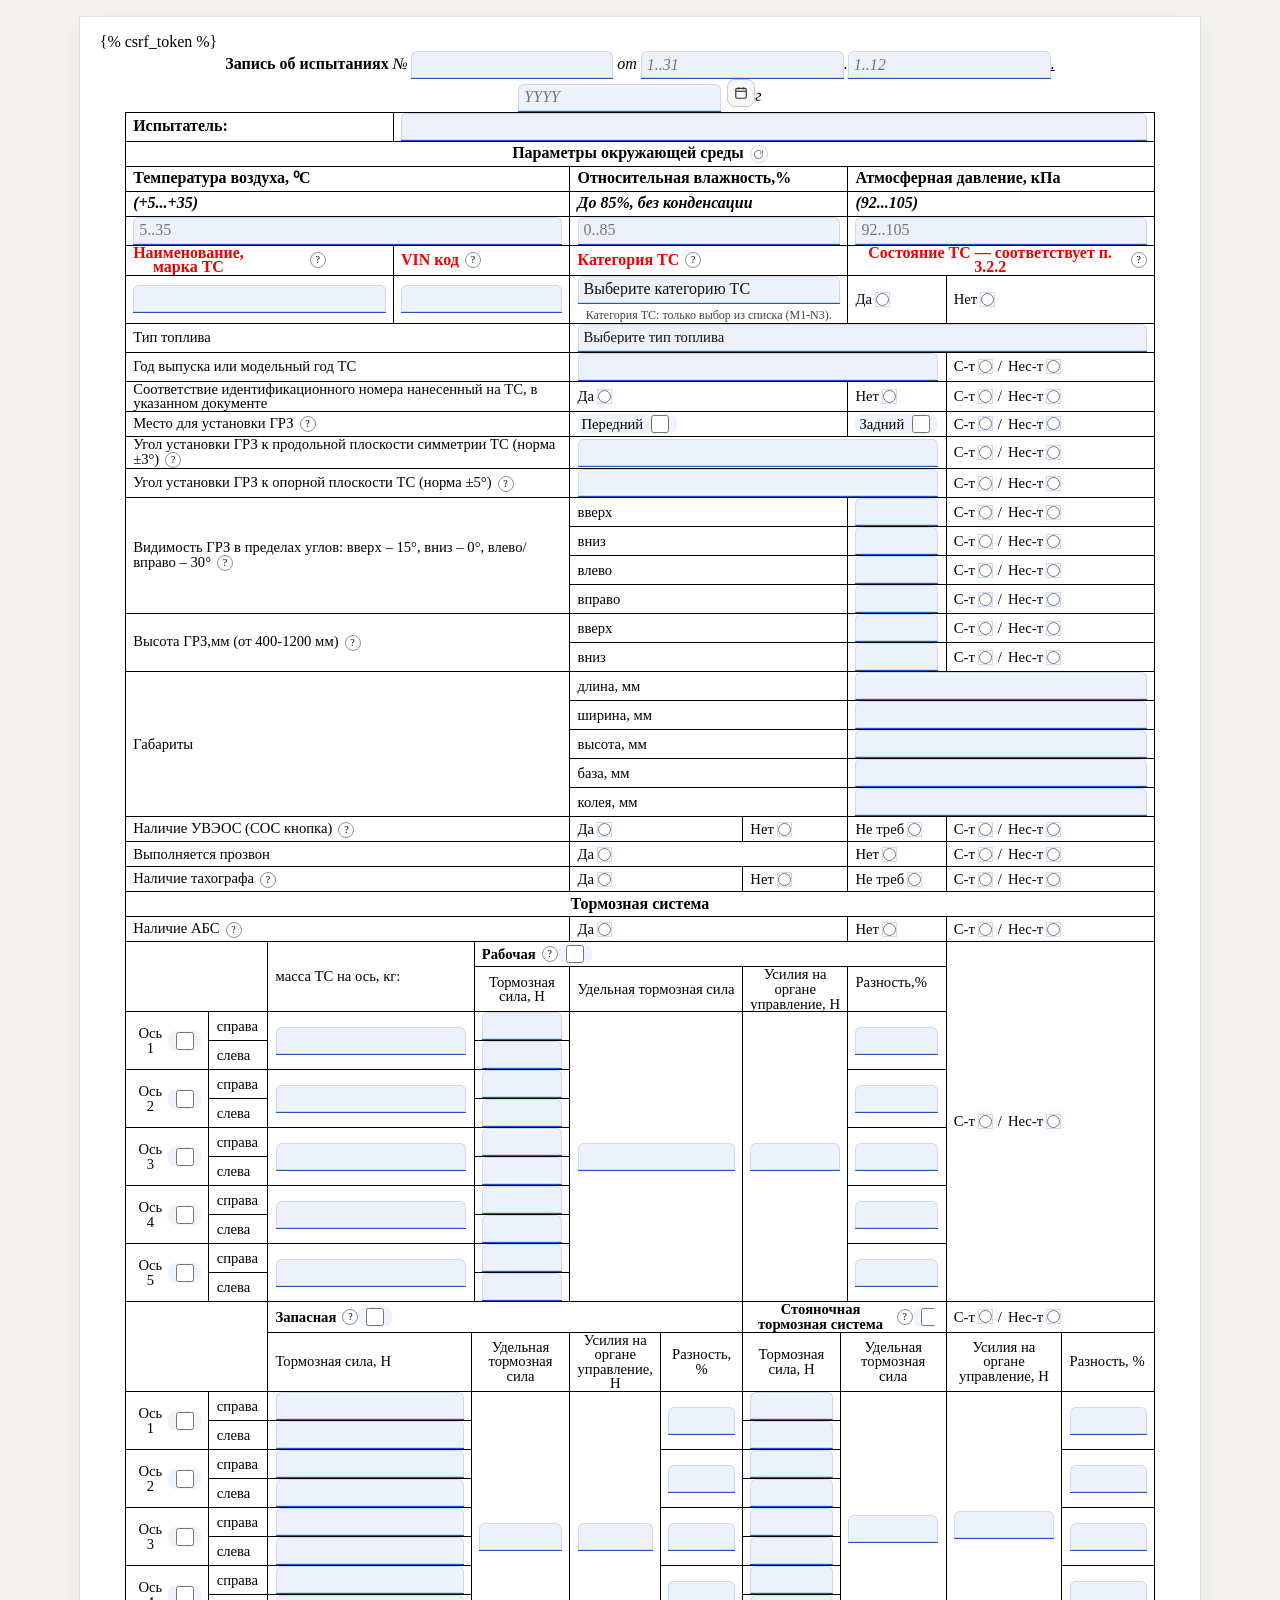
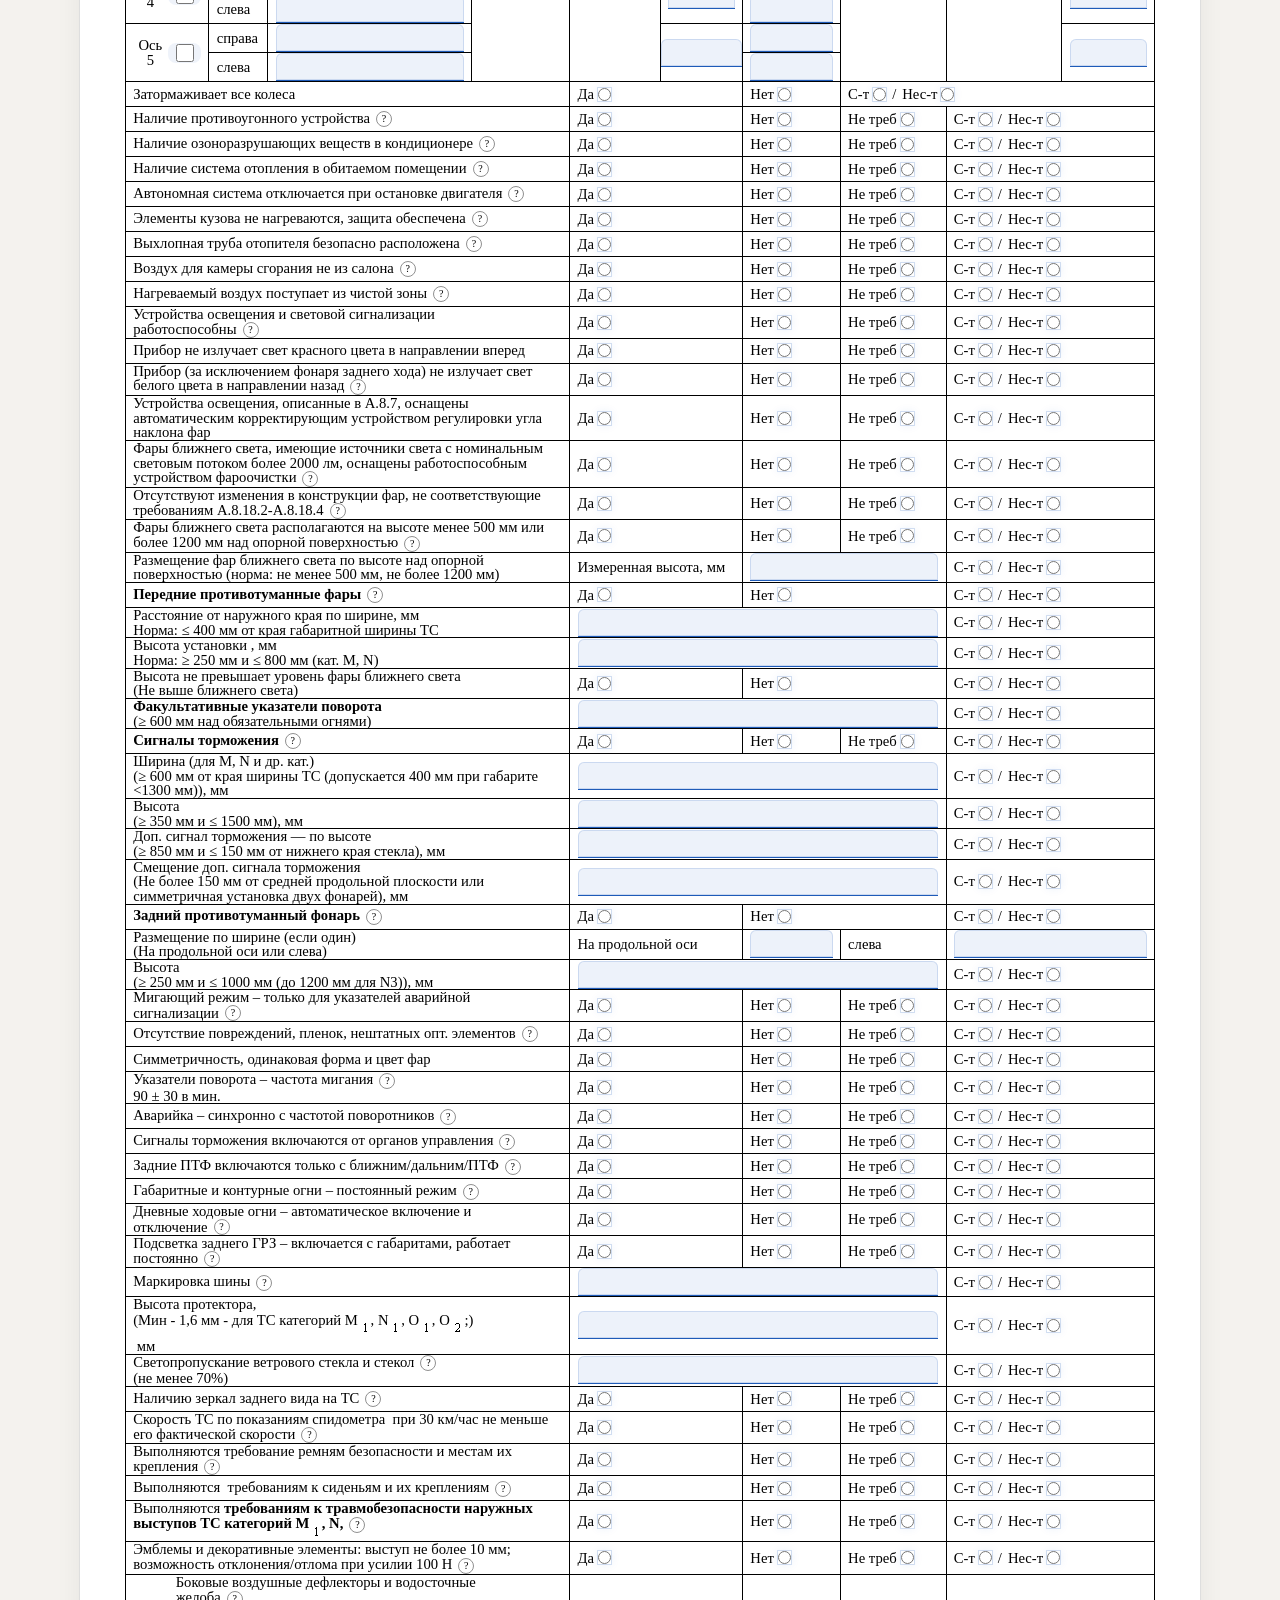
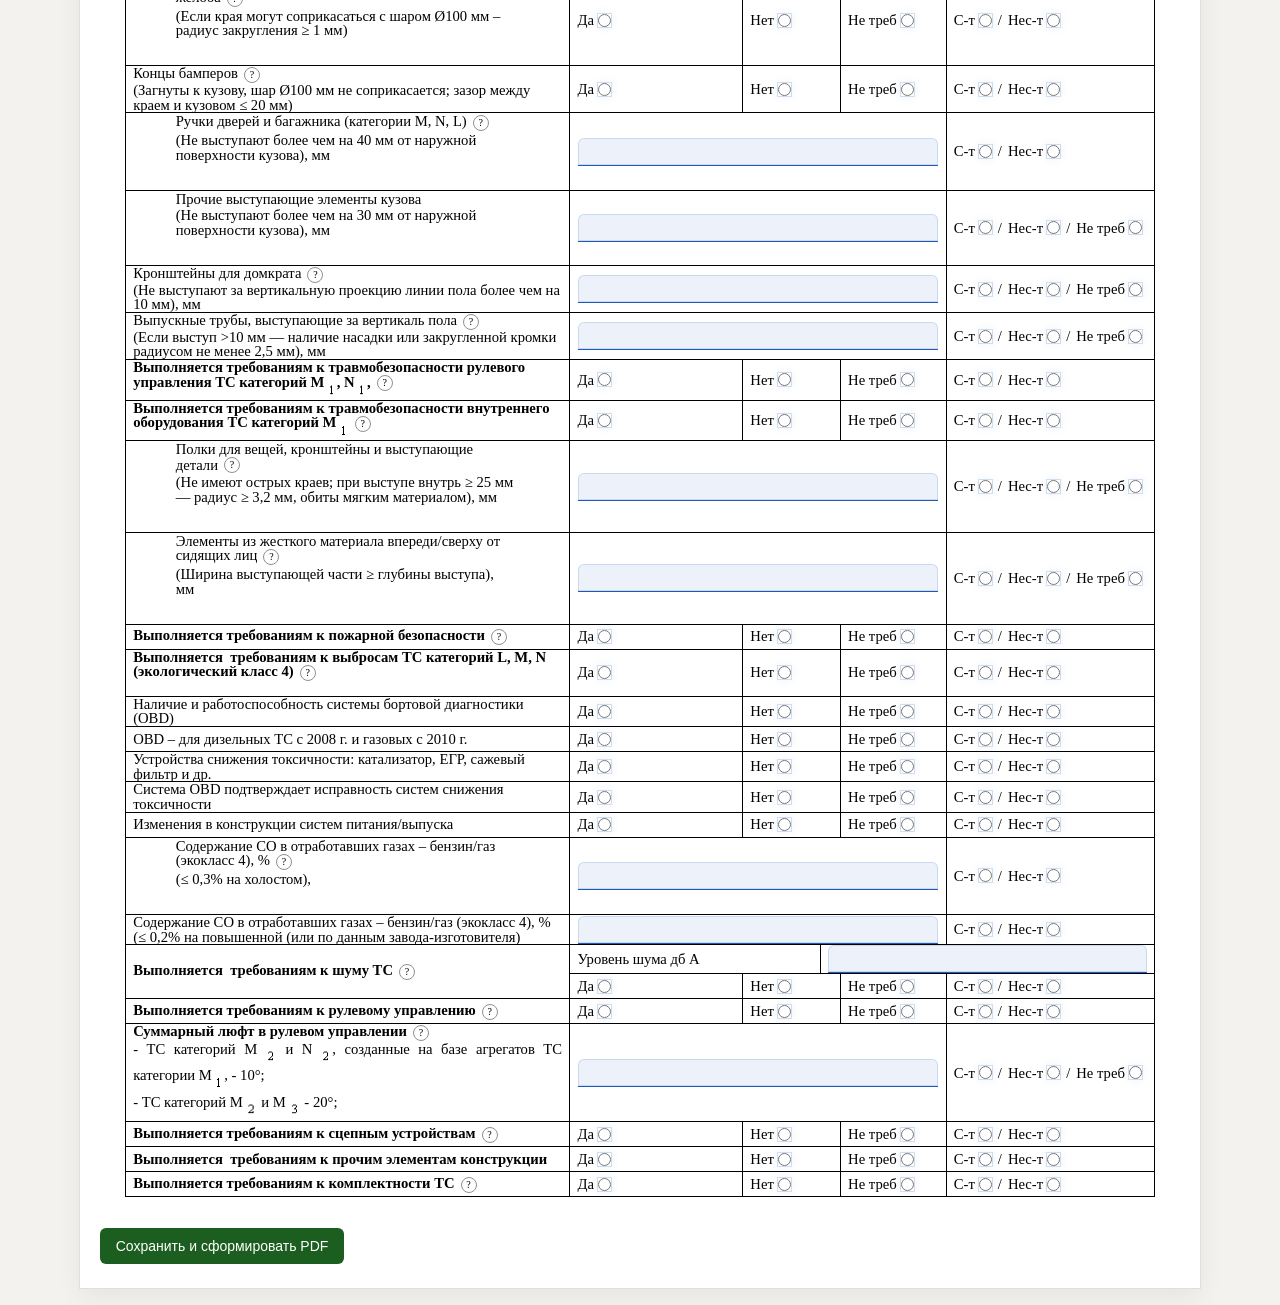
<file: templates/testlog/form_raw.html>
﻿<?xml version="1.0" encoding="UTF-8"?>
<!DOCTYPE html PUBLIC "-//W3C//DTD XHTML 1.1 plus MathML 2.0//EN" "http://www.w3.org/Math/DTD/mathml2/xhtml-math11-f.dtd">
<html xmlns="http://www.w3.org/1999/xhtml" lang="ru-RU">
<!--This file was converted to xhtml by LibreOffice - see https://cgit.freedesktop.org/libreoffice/core/tree/filter/source/xslt for the code.-->

<head profile="http://dublincore.org/documents/dcmi-terms/">
<meta http-equiv="Content-Type" content="application/xhtml+xml; charset=utf-8"/>
<title xml:lang="ru-RU">Запись</title>
<meta name="DCTERMS.title" content="" xml:lang="ru-RU"/>

<meta name="DCTERMS.language" content="ru-RU" scheme="DCTERMS.RFC4646"/>
<meta name="DCTERMS.source" content="http://xml.openoffice.org/odf2xhtml"/>
<meta name="DCTERMS.creator" content="Нуржан Досмайлов"/>
<meta name="DCTERMS.issued" content="2026-02-18T06:06:00" scheme="DCTERMS.W3CDTF"/>

<meta name="DCTERMS.modified" content="2026-02-18T12:30:31.229713800" scheme="DCTERMS.W3CDTF"/>


<meta name="xsl:vendor" content="libxslt"/>
<link rel="schema.DC" href="http://purl.org/dc/elements/1.1/" hreflang="en"/>
<link rel="schema.DCTERMS" href="http://purl.org/dc/terms/" hreflang="en"/>
<link rel="schema.DCTYPE" href="http://purl.org/dc/dcmitype/" hreflang="en"/>
<link rel="schema.DCAM" href="http://purl.org/dc/dcam/" hreflang="en"/>

<style>
    table { border-collapse:collapse; border-spacing:0; empty-cells:show }
    td, th { vertical-align:top; font-size:12pt;}
    h1, h2, h3, h4, h5, h6 { clear:both;}
    ol, ul { margin:0; padding:0;}
    li { list-style: none; margin:0; padding:0;}
    span.footnodeNumber { padding-right:1em; }
    span.annotation_style_by_filter { font-size:95%; font-family:Arial; background-color:#fff000;  margin:0; border:0; padding:0;  }
    span.heading_numbering { margin-right: 0.8rem; }* { margin:0;}
    .graphic-fr1{ background-color:transparent; font-size:11pt; font-family:Aptos; text-align:center; vertical-align:top; writing-mode:horizontal-tb; direction:ltr; border-top-style:none; border-left-style:none; border-bottom-style:none; border-right-style:none; margin-left:0cm; margin-right:0cm; margin-top:0cm; margin-bottom:0cm; padding:0cm; }
    .paragraph-Header{ font-size:11pt; line-height:100%; margin-bottom:0cm; margin-top:0cm; text-align:left ! important; font-family:Aptos; writing-mode:horizontal-tb; direction:ltr; }
    .paragraph-P1{ font-size:12pt; line-height:100%; margin-bottom:0cm; margin-top:0cm; text-align:center ! important; font-family:'Times New Roman'; writing-mode:horizontal-tb; direction:ltr; }
    .paragraph-P10{ font-size:11pt; line-height:100%; margin-bottom:0cm; margin-top:0cm; text-align:left ! important; font-family:Aptos; writing-mode:horizontal-tb; direction:ltr; }
    .paragraph-P11{ font-size:11pt; line-height:108%; margin-bottom:0.282cm; margin-top:0cm; text-align:left ! important; font-family:'Times New Roman'; writing-mode:horizontal-tb; direction:ltr; }
    .paragraph-P12{ font-size:1pt; line-height:108%; margin-bottom:0cm; margin-top:0cm; text-align:left ! important; font-family:Aptos; writing-mode:horizontal-tb; direction:ltr; }
    .paragraph-P13{ font-size:11pt; line-height:100%; margin-bottom:0cm; margin-top:0cm; text-align:left ! important; font-family:'Times New Roman'; writing-mode:horizontal-tb; direction:ltr; }
    .paragraph-P14{ font-size:11pt; line-height:100%; margin-bottom:0cm; margin-top:0cm; text-align:left ! important; font-family:'Times New Roman'; writing-mode:horizontal-tb; direction:ltr; }
    .paragraph-P2{ font-size:11pt; line-height:100%; margin-bottom:0cm; margin-top:0cm; text-align:center ! important; font-family:Aptos; writing-mode:horizontal-tb; direction:ltr; }
    .paragraph-P3{ font-size:12pt; line-height:100%; margin-bottom:0cm; margin-top:0cm; text-align:center ! important; font-family:'Times New Roman'; writing-mode:horizontal-tb; direction:ltr; }
    .paragraph-P4{ font-size:11pt; line-height:100%; margin-bottom:0cm; margin-top:0cm; text-align:center ! important; font-family:Aptos; writing-mode:horizontal-tb; direction:ltr; }
    .paragraph-P5{ font-size:11pt; line-height:100%; margin-bottom:0cm; margin-top:0cm; text-align:left ! important; font-family:Aptos; writing-mode:horizontal-tb; direction:ltr; }
    .paragraph-P6{ font-size:11pt; line-height:100%; margin-bottom:0cm; margin-top:0cm; text-align:center ! important; font-family:'Times New Roman'; writing-mode:horizontal-tb; direction:ltr; }
    .paragraph-P7{ font-size:11pt; line-height:100%; margin-bottom:0cm; margin-top:0cm; text-align:center ! important; font-family:'Times New Roman'; writing-mode:horizontal-tb; direction:ltr; }
    .paragraph-P8{ font-size:11pt; line-height:100%; margin-bottom:0cm; margin-top:0cm; text-align:center ! important; font-family:'Times New Roman'; writing-mode:horizontal-tb; direction:ltr; }
    .paragraph-P9{ font-size:10pt; margin-bottom:0cm; margin-top:0cm; text-align:justify ! important; font-family:Arial; writing-mode:horizontal-tb; direction:ltr; }
    .table-Таблица1{ width:9.148cm; margin-left:0cm; margin-top:0cm; margin-bottom:0cm; margin-right:auto;writing-mode:horizontal-tb; direction:ltr;}
    .table-Таблица2{ width:9.148cm; margin-left:0cm; margin-top:0cm; margin-bottom:0cm; margin-right:auto;writing-mode:horizontal-tb; direction:ltr;}
    .table-Таблица3{ width:9.148cm; margin-left:0cm; margin-top:0cm; margin-bottom:0cm; margin-right:auto;writing-mode:horizontal-tb; direction:ltr;}
    .table-Таблица4{ width:9.148cm; margin-left:0cm; margin-top:0cm; margin-bottom:0cm; margin-right:auto;writing-mode:horizontal-tb; direction:ltr;}
    .table-Таблица5{ width:9.148cm; margin-left:0cm; margin-top:0cm; margin-bottom:0cm; margin-right:auto;writing-mode:horizontal-tb; direction:ltr;}
    .table-Таблица6{ width:9.148cm; margin-left:0cm; margin-top:0cm; margin-bottom:0cm; margin-right:auto;writing-mode:horizontal-tb; direction:ltr;}
    .table-Таблица7{ width:24.897cm; margin-left:0cm; margin-top:0cm; margin-bottom:0cm; margin-right:auto;writing-mode:horizontal-tb; direction:ltr;}
    .table-Таблица9{ width:27.256cm; margin-left:-0.751cm; margin-top:0cm; margin-bottom:0cm; margin-right:auto;writing-mode:horizontal-tb; direction:ltr; }
    .cell-Таблица1_A1{ border-top-style:none; border-left-style:none; border-bottom-style:none; border-right-style:none; vertical-align:middle; padding:0.026cm; }
    .cell-Таблица2_A1{ border-top-style:none; border-left-style:none; border-bottom-style:none; border-right-style:none; vertical-align:middle; padding:0.026cm; }
    .cell-Таблица2_B1{ border-top-style:none; border-left-style:none; border-bottom-style:none; border-right-style:none; padding:0.026cm; }
    .cell-Таблица3_A1{ border-top-style:none; border-left-style:none; border-bottom-style:none; border-right-style:none; vertical-align:middle; padding:0.026cm; }
    .cell-Таблица3_B1{ border-top-style:none; border-left-style:none; border-bottom-style:none; border-right-style:none; padding:0.026cm; }
    .cell-Таблица4_A1{ border-top-style:none; border-left-style:none; border-bottom-style:none; border-right-style:none; vertical-align:middle; padding:0.026cm; }
    .cell-Таблица5_A1{ border-top-style:none; border-left-style:none; border-bottom-style:none; border-right-style:none; vertical-align:middle; padding:0.026cm; }
    .cell-Таблица5_B2{ border-top-style:none; border-left-style:none; border-bottom-style:none; border-right-style:none; padding:0.026cm; }
    .cell-Таблица6_A1{ border-top-style:none; border-left-style:none; border-bottom-style:none; border-right-style:none; vertical-align:middle; padding:0.026cm; }
    .cell-Таблица7_A1{ vertical-align:middle; padding-left:0.191cm; padding-right:0.191cm; padding-top:0cm; padding-bottom:0cm; border-left-width:0.0176cm; border-left-style:solid; border-left-color:#000000; border-right-width:0.0176cm; border-right-style:solid; border-right-color:#000000; border-top-width:0.0176cm; border-top-style:solid; border-top-color:#000000; border-bottom-width:0.0265cm; border-bottom-style:solid; border-bottom-color:#000000; }
    .cell-Таблица7_A2{ vertical-align:middle; padding-left:0.191cm; padding-right:0.191cm; padding-top:0cm; padding-bottom:0cm; border-left-width:0.0176cm; border-left-style:solid; border-left-color:#000000; border-right-width:0.0265cm; border-right-style:solid; border-right-color:#000000; border-top-width:0.0265cm; border-top-style:solid; border-top-color:#000000; border-bottom-width:0.0176cm; border-bottom-style:solid; border-bottom-color:#000000; }
    .cell-Таблица7_B2{ vertical-align:middle; padding-left:0.191cm; padding-right:0.191cm; padding-top:0cm; padding-bottom:0cm; border-left-width:0.0265cm; border-left-style:solid; border-left-color:#000000; border-right-width:0.0265cm; border-right-style:solid; border-right-color:#000000; border-top-width:0.0265cm; border-top-style:solid; border-top-color:#000000; border-bottom-width:0.0176cm; border-bottom-style:solid; border-bottom-color:#000000; }
    .cell-Таблица7_C2{ vertical-align:middle; padding-left:0.191cm; padding-right:0.191cm; padding-top:0cm; padding-bottom:0cm; border-left-width:0.0265cm; border-left-style:solid; border-left-color:#000000; border-right-width:0.0176cm; border-right-style:solid; border-right-color:#000000; border-top-width:0.0265cm; border-top-style:solid; border-top-color:#000000; border-bottom-width:0.0176cm; border-bottom-style:solid; border-bottom-color:#000000; }
    .cell-Таблица9_A1{ vertical-align:middle; padding-left:0.191cm; padding-right:0.191cm; padding-top:0cm; padding-bottom:0cm; border-left-style:none; border-right-style:none; border-top-style:none; border-bottom-width:0.0176cm; border-bottom-style:solid; border-bottom-color:#000000; writing-mode:horizontal-tb; direction:ltr; }
    .cell-Таблица9_A10{ border-top-width:0.0176cm; border-top-style:solid; border-top-color:#000000; border-left-width:0.0176cm; border-left-style:solid; border-left-color:#000000; border-bottom-width:0.0176cm; border-bottom-style:solid; border-bottom-color:#000000; border-right-width:0.0176cm; border-right-style:solid; border-right-color:#000000; padding-left:0.191cm; padding-right:0.191cm; padding-top:0cm; padding-bottom:0cm; writing-mode:horizontal-tb; direction:ltr; }
    .cell-Таблица9_A100{ border-top-width:0.0176cm; border-top-style:solid; border-top-color:#000000; border-left-width:0.0176cm; border-left-style:solid; border-left-color:#000000; border-bottom-width:0.0176cm; border-bottom-style:solid; border-bottom-color:#000000; border-right-width:0.0176cm; border-right-style:solid; border-right-color:#000000; padding-left:0.191cm; padding-right:0.191cm; padding-top:0cm; padding-bottom:0cm; writing-mode:horizontal-tb; direction:ltr; }
    .cell-Таблица9_A101{ border-top-width:0.0176cm; border-top-style:solid; border-top-color:#000000; border-left-width:0.0176cm; border-left-style:solid; border-left-color:#000000; border-bottom-width:0.0176cm; border-bottom-style:solid; border-bottom-color:#000000; border-right-width:0.0176cm; border-right-style:solid; border-right-color:#000000; padding-left:0.191cm; padding-right:0.191cm; padding-top:0cm; padding-bottom:0cm; writing-mode:horizontal-tb; direction:ltr; }
    .cell-Таблица9_A102{ border-top-width:0.0176cm; border-top-style:solid; border-top-color:#000000; border-left-width:0.0176cm; border-left-style:solid; border-left-color:#000000; border-bottom-width:0.0176cm; border-bottom-style:solid; border-bottom-color:#000000; border-right-width:0.0176cm; border-right-style:solid; border-right-color:#000000; padding-left:0.191cm; padding-right:0.191cm; padding-top:0cm; padding-bottom:0cm; writing-mode:horizontal-tb; direction:ltr; }
    .cell-Таблица9_A103{ border-top-width:0.0176cm; border-top-style:solid; border-top-color:#000000; border-left-width:0.0176cm; border-left-style:solid; border-left-color:#000000; border-bottom-width:0.0176cm; border-bottom-style:solid; border-bottom-color:#000000; border-right-width:0.0176cm; border-right-style:solid; border-right-color:#000000; padding-left:0.191cm; padding-right:0.191cm; padding-top:0cm; padding-bottom:0cm; writing-mode:horizontal-tb; direction:ltr; }
    .cell-Таблица9_A104{ border-top-width:0.0176cm; border-top-style:solid; border-top-color:#000000; border-left-width:0.0176cm; border-left-style:solid; border-left-color:#000000; border-bottom-width:0.0176cm; border-bottom-style:solid; border-bottom-color:#000000; border-right-width:0.0176cm; border-right-style:solid; border-right-color:#000000; padding-left:0.191cm; padding-right:0.191cm; padding-top:0cm; padding-bottom:0cm; writing-mode:horizontal-tb; direction:ltr; }
    .cell-Таблица9_A105{ border-top-width:0.0176cm; border-top-style:solid; border-top-color:#000000; border-left-width:0.0176cm; border-left-style:solid; border-left-color:#000000; border-bottom-width:0.0176cm; border-bottom-style:solid; border-bottom-color:#000000; border-right-width:0.0176cm; border-right-style:solid; border-right-color:#000000; padding-left:0.191cm; padding-right:0.191cm; padding-top:0cm; padding-bottom:0cm; writing-mode:horizontal-tb; direction:ltr; }
    .cell-Таблица9_A106{ border-top-width:0.0176cm; border-top-style:solid; border-top-color:#000000; border-left-width:0.0176cm; border-left-style:solid; border-left-color:#000000; border-bottom-width:0.0176cm; border-bottom-style:solid; border-bottom-color:#000000; border-right-width:0.0176cm; border-right-style:solid; border-right-color:#000000; padding-left:0.191cm; padding-right:0.191cm; padding-top:0cm; padding-bottom:0cm; writing-mode:horizontal-tb; direction:ltr; }
    .cell-Таблица9_A107{ border-top-width:0.0176cm; border-top-style:solid; border-top-color:#000000; border-left-width:0.0176cm; border-left-style:solid; border-left-color:#000000; border-bottom-width:0.0176cm; border-bottom-style:solid; border-bottom-color:#000000; border-right-width:0.0176cm; border-right-style:solid; border-right-color:#000000; padding-left:0.191cm; padding-right:0.191cm; padding-top:0cm; padding-bottom:0cm; writing-mode:horizontal-tb; direction:ltr; }
    .cell-Таблица9_A108{ border-top-width:0.0176cm; border-top-style:solid; border-top-color:#000000; border-left-width:0.0176cm; border-left-style:solid; border-left-color:#000000; border-bottom-width:0.0176cm; border-bottom-style:solid; border-bottom-color:#000000; border-right-width:0.0176cm; border-right-style:solid; border-right-color:#000000; padding-left:0.191cm; padding-right:0.191cm; padding-top:0cm; padding-bottom:0cm; writing-mode:horizontal-tb; direction:ltr; }
    .cell-Таблица9_A109{ border-top-width:0.0176cm; border-top-style:solid; border-top-color:#000000; border-left-width:0.0176cm; border-left-style:solid; border-left-color:#000000; border-bottom-width:0.0176cm; border-bottom-style:solid; border-bottom-color:#000000; border-right-width:0.0176cm; border-right-style:solid; border-right-color:#000000; padding-left:0.191cm; padding-right:0.191cm; padding-top:0cm; padding-bottom:0cm; writing-mode:horizontal-tb; direction:ltr; }
    .cell-Таблица9_A11{ border-top-width:0.0176cm; border-top-style:solid; border-top-color:#000000; border-left-width:0.0176cm; border-left-style:solid; border-left-color:#000000; border-bottom-width:0.0176cm; border-bottom-style:solid; border-bottom-color:#000000; border-right-width:0.0176cm; border-right-style:solid; border-right-color:#000000; padding-left:0.191cm; padding-right:0.191cm; padding-top:0cm; padding-bottom:0cm; writing-mode:horizontal-tb; direction:ltr; }
    .cell-Таблица9_A110{ border-top-width:0.0176cm; border-top-style:solid; border-top-color:#000000; border-left-width:0.0176cm; border-left-style:solid; border-left-color:#000000; border-bottom-width:0.0176cm; border-bottom-style:solid; border-bottom-color:#000000; border-right-width:0.0176cm; border-right-style:solid; border-right-color:#000000; padding-left:0.191cm; padding-right:0.191cm; padding-top:0cm; padding-bottom:0cm; writing-mode:horizontal-tb; direction:ltr; }
    .cell-Таблица9_A111{ border-top-width:0.0176cm; border-top-style:solid; border-top-color:#000000; border-left-width:0.0176cm; border-left-style:solid; border-left-color:#000000; border-bottom-width:0.0176cm; border-bottom-style:solid; border-bottom-color:#000000; border-right-width:0.0176cm; border-right-style:solid; border-right-color:#000000; padding-left:0.191cm; padding-right:0.191cm; padding-top:0cm; padding-bottom:0cm; writing-mode:horizontal-tb; direction:ltr; }
    .cell-Таблица9_A112{ border-top-width:0.0176cm; border-top-style:solid; border-top-color:#000000; border-left-width:0.0176cm; border-left-style:solid; border-left-color:#000000; border-bottom-width:0.0176cm; border-bottom-style:solid; border-bottom-color:#000000; border-right-width:0.0176cm; border-right-style:solid; border-right-color:#000000; padding-left:0.191cm; padding-right:0.191cm; padding-top:0cm; padding-bottom:0cm; writing-mode:horizontal-tb; direction:ltr; }
    .cell-Таблица9_A113{ border-top-width:0.0176cm; border-top-style:solid; border-top-color:#000000; border-left-width:0.0176cm; border-left-style:solid; border-left-color:#000000; border-bottom-width:0.0176cm; border-bottom-style:solid; border-bottom-color:#000000; border-right-width:0.0176cm; border-right-style:solid; border-right-color:#000000; padding-left:0.191cm; padding-right:0.191cm; padding-top:0cm; padding-bottom:0cm; writing-mode:horizontal-tb; direction:ltr; }
    .cell-Таблица9_A114{ border-top-width:0.0176cm; border-top-style:solid; border-top-color:#000000; border-left-width:0.0176cm; border-left-style:solid; border-left-color:#000000; border-bottom-width:0.0176cm; border-bottom-style:solid; border-bottom-color:#000000; border-right-width:0.0176cm; border-right-style:solid; border-right-color:#000000; padding-left:0.191cm; padding-right:0.191cm; padding-top:0cm; padding-bottom:0cm; writing-mode:horizontal-tb; direction:ltr; }
    .cell-Таблица9_A115{ border-top-width:0.0176cm; border-top-style:solid; border-top-color:#000000; border-left-width:0.0176cm; border-left-style:solid; border-left-color:#000000; border-bottom-width:0.0176cm; border-bottom-style:solid; border-bottom-color:#000000; border-right-width:0.0176cm; border-right-style:solid; border-right-color:#000000; padding-left:0.191cm; padding-right:0.191cm; padding-top:0cm; padding-bottom:0cm; writing-mode:horizontal-tb; direction:ltr; }
    .cell-Таблица9_A116{ border-top-width:0.0176cm; border-top-style:solid; border-top-color:#000000; border-left-width:0.0176cm; border-left-style:solid; border-left-color:#000000; border-bottom-width:0.0176cm; border-bottom-style:solid; border-bottom-color:#000000; border-right-width:0.0176cm; border-right-style:solid; border-right-color:#000000; padding-left:0.191cm; padding-right:0.191cm; padding-top:0cm; padding-bottom:0cm; writing-mode:horizontal-tb; direction:ltr; }
    .cell-Таблица9_A117{ border-top-width:0.0176cm; border-top-style:solid; border-top-color:#000000; border-left-width:0.0176cm; border-left-style:solid; border-left-color:#000000; border-bottom-width:0.0176cm; border-bottom-style:solid; border-bottom-color:#000000; border-right-width:0.0176cm; border-right-style:solid; border-right-color:#000000; padding-left:0.191cm; padding-right:0.191cm; padding-top:0cm; padding-bottom:0cm; writing-mode:horizontal-tb; direction:ltr; }
    .cell-Таблица9_A118{ border-top-width:0.0176cm; border-top-style:solid; border-top-color:#000000; border-left-width:0.0176cm; border-left-style:solid; border-left-color:#000000; border-bottom-width:0.0176cm; border-bottom-style:solid; border-bottom-color:#000000; border-right-width:0.0176cm; border-right-style:solid; border-right-color:#000000; padding-left:0.191cm; padding-right:0.191cm; padding-top:0cm; padding-bottom:0cm; writing-mode:horizontal-tb; direction:ltr; }
    .cell-Таблица9_A119{ border-top-width:0.0176cm; border-top-style:solid; border-top-color:#000000; border-left-width:0.0176cm; border-left-style:solid; border-left-color:#000000; border-bottom-width:0.0176cm; border-bottom-style:solid; border-bottom-color:#000000; border-right-width:0.0176cm; border-right-style:solid; border-right-color:#000000; padding-left:0.191cm; padding-right:0.191cm; padding-top:0cm; padding-bottom:0cm; writing-mode:horizontal-tb; direction:ltr; }
    .cell-Таблица9_A12{ border-top-width:0.0176cm; border-top-style:solid; border-top-color:#000000; border-left-width:0.0176cm; border-left-style:solid; border-left-color:#000000; border-bottom-width:0.0176cm; border-bottom-style:solid; border-bottom-color:#000000; border-right-width:0.0176cm; border-right-style:solid; border-right-color:#000000; padding-left:0.191cm; padding-right:0.191cm; padding-top:0cm; padding-bottom:0cm; writing-mode:horizontal-tb; direction:ltr; }
    .cell-Таблица9_A120{ border-top-width:0.0176cm; border-top-style:solid; border-top-color:#000000; border-left-width:0.0176cm; border-left-style:solid; border-left-color:#000000; border-bottom-width:0.0176cm; border-bottom-style:solid; border-bottom-color:#000000; border-right-width:0.0176cm; border-right-style:solid; border-right-color:#000000; padding-left:0.191cm; padding-right:0.191cm; padding-top:0cm; padding-bottom:0cm; writing-mode:horizontal-tb; direction:ltr; }
    .cell-Таблица9_A121{ border-top-width:0.0176cm; border-top-style:solid; border-top-color:#000000; border-left-width:0.0176cm; border-left-style:solid; border-left-color:#000000; border-bottom-width:0.0176cm; border-bottom-style:solid; border-bottom-color:#000000; border-right-width:0.0176cm; border-right-style:solid; border-right-color:#000000; padding-left:0.191cm; padding-right:0.191cm; padding-top:0cm; padding-bottom:0cm; writing-mode:horizontal-tb; direction:ltr; }
    .cell-Таблица9_A122{ border-top-width:0.0176cm; border-top-style:solid; border-top-color:#000000; border-left-width:0.0176cm; border-left-style:solid; border-left-color:#000000; border-bottom-width:0.0176cm; border-bottom-style:solid; border-bottom-color:#000000; border-right-width:0.0176cm; border-right-style:solid; border-right-color:#000000; padding-left:0.191cm; padding-right:0.191cm; padding-top:0cm; padding-bottom:0cm; writing-mode:horizontal-tb; direction:ltr; }
    .cell-Таблица9_A123{ border-top-width:0.0176cm; border-top-style:solid; border-top-color:#000000; border-left-width:0.0176cm; border-left-style:solid; border-left-color:#000000; border-bottom-width:0.0176cm; border-bottom-style:solid; border-bottom-color:#000000; border-right-width:0.0176cm; border-right-style:solid; border-right-color:#000000; padding-left:0.191cm; padding-right:0.191cm; padding-top:0cm; padding-bottom:0cm; writing-mode:horizontal-tb; direction:ltr; }
    .cell-Таблица9_A124{ border-top-width:0.0176cm; border-top-style:solid; border-top-color:#000000; border-left-width:0.0176cm; border-left-style:solid; border-left-color:#000000; border-bottom-width:0.0176cm; border-bottom-style:solid; border-bottom-color:#000000; border-right-width:0.0176cm; border-right-style:solid; border-right-color:#000000; padding-left:0.191cm; padding-right:0.191cm; padding-top:0cm; padding-bottom:0cm; writing-mode:horizontal-tb; direction:ltr; }
    .cell-Таблица9_A125{ border-top-width:0.0176cm; border-top-style:solid; border-top-color:#000000; border-left-width:0.0176cm; border-left-style:solid; border-left-color:#000000; border-bottom-width:0.0176cm; border-bottom-style:solid; border-bottom-color:#000000; border-right-width:0.0176cm; border-right-style:solid; border-right-color:#000000; padding-left:0.191cm; padding-right:0.191cm; padding-top:0cm; padding-bottom:0cm; writing-mode:horizontal-tb; direction:ltr; }
    .cell-Таблица9_A126{ border-top-width:0.0176cm; border-top-style:solid; border-top-color:#000000; border-left-width:0.0176cm; border-left-style:solid; border-left-color:#000000; border-bottom-width:0.0176cm; border-bottom-style:solid; border-bottom-color:#000000; border-right-width:0.0176cm; border-right-style:solid; border-right-color:#000000; padding-left:0.191cm; padding-right:0.191cm; padding-top:0cm; padding-bottom:0cm; writing-mode:horizontal-tb; direction:ltr; }
    .cell-Таблица9_A127{ border-top-width:0.0176cm; border-top-style:solid; border-top-color:#000000; border-left-width:0.0176cm; border-left-style:solid; border-left-color:#000000; border-bottom-width:0.0176cm; border-bottom-style:solid; border-bottom-color:#000000; border-right-width:0.0176cm; border-right-style:solid; border-right-color:#000000; padding-left:0.191cm; padding-right:0.191cm; padding-top:0cm; padding-bottom:0cm; writing-mode:horizontal-tb; direction:ltr; }
    .cell-Таблица9_A128{ border-top-width:0.0176cm; border-top-style:solid; border-top-color:#000000; border-left-width:0.0176cm; border-left-style:solid; border-left-color:#000000; border-bottom-width:0.0176cm; border-bottom-style:solid; border-bottom-color:#000000; border-right-width:0.0176cm; border-right-style:solid; border-right-color:#000000; padding-left:0.191cm; padding-right:0.191cm; padding-top:0cm; padding-bottom:0cm; writing-mode:horizontal-tb; direction:ltr; }
    .cell-Таблица9_A129{ border-top-width:0.0176cm; border-top-style:solid; border-top-color:#000000; border-left-width:0.0176cm; border-left-style:solid; border-left-color:#000000; border-bottom-width:0.0176cm; border-bottom-style:solid; border-bottom-color:#000000; border-right-width:0.0176cm; border-right-style:solid; border-right-color:#000000; padding-left:0.191cm; padding-right:0.191cm; padding-top:0cm; padding-bottom:0cm; writing-mode:horizontal-tb; direction:ltr; }
    .cell-Таблица9_A13{ border-top-width:0.0176cm; border-top-style:solid; border-top-color:#000000; border-left-width:0.0176cm; border-left-style:solid; border-left-color:#000000; border-bottom-width:0.0176cm; border-bottom-style:solid; border-bottom-color:#000000; border-right-width:0.0176cm; border-right-style:solid; border-right-color:#000000; padding-left:0.191cm; padding-right:0.191cm; padding-top:0cm; padding-bottom:0cm; writing-mode:horizontal-tb; direction:ltr; }
    .cell-Таблица9_A130{ border-top-width:0.0176cm; border-top-style:solid; border-top-color:#000000; border-left-width:0.0176cm; border-left-style:solid; border-left-color:#000000; border-bottom-width:0.0176cm; border-bottom-style:solid; border-bottom-color:#000000; border-right-width:0.0176cm; border-right-style:solid; border-right-color:#000000; padding-left:0.191cm; padding-right:0.191cm; padding-top:0cm; padding-bottom:0cm; writing-mode:horizontal-tb; direction:ltr; }
    .cell-Таблица9_A131{ border-top-width:0.0176cm; border-top-style:solid; border-top-color:#000000; border-left-width:0.0176cm; border-left-style:solid; border-left-color:#000000; border-bottom-width:0.0176cm; border-bottom-style:solid; border-bottom-color:#000000; border-right-width:0.0176cm; border-right-style:solid; border-right-color:#000000; padding-left:0.191cm; padding-right:0.191cm; padding-top:0cm; padding-bottom:0cm; writing-mode:horizontal-tb; direction:ltr; }
    .cell-Таблица9_A132{ border-top-width:0.0176cm; border-top-style:solid; border-top-color:#000000; border-left-width:0.0176cm; border-left-style:solid; border-left-color:#000000; border-bottom-width:0.0176cm; border-bottom-style:solid; border-bottom-color:#000000; border-right-width:0.0176cm; border-right-style:solid; border-right-color:#000000; padding-left:0.191cm; padding-right:0.191cm; padding-top:0cm; padding-bottom:0cm; writing-mode:horizontal-tb; direction:ltr; }
    .cell-Таблица9_A133{ border-top-width:0.0176cm; border-top-style:solid; border-top-color:#000000; border-left-width:0.0176cm; border-left-style:solid; border-left-color:#000000; border-bottom-width:0.0176cm; border-bottom-style:solid; border-bottom-color:#000000; border-right-width:0.0176cm; border-right-style:solid; border-right-color:#000000; padding-left:0.191cm; padding-right:0.191cm; padding-top:0cm; padding-bottom:0cm; writing-mode:horizontal-tb; direction:ltr; }
    .cell-Таблица9_A134{ border-top-width:0.0176cm; border-top-style:solid; border-top-color:#000000; border-left-width:0.0176cm; border-left-style:solid; border-left-color:#000000; border-bottom-width:0.0176cm; border-bottom-style:solid; border-bottom-color:#000000; border-right-width:0.0176cm; border-right-style:solid; border-right-color:#000000; padding-left:0.191cm; padding-right:0.191cm; padding-top:0cm; padding-bottom:0cm; writing-mode:horizontal-tb; direction:ltr; }
    .cell-Таблица9_A135{ border-top-width:0.0176cm; border-top-style:solid; border-top-color:#000000; border-left-width:0.0176cm; border-left-style:solid; border-left-color:#000000; border-bottom-width:0.0176cm; border-bottom-style:solid; border-bottom-color:#000000; border-right-width:0.0176cm; border-right-style:solid; border-right-color:#000000; padding-left:0.191cm; padding-right:0.191cm; padding-top:0cm; padding-bottom:0cm; writing-mode:horizontal-tb; direction:ltr; }
    .cell-Таблица9_A14{ border-top-width:0.0176cm; border-top-style:solid; border-top-color:#000000; border-left-width:0.0176cm; border-left-style:solid; border-left-color:#000000; border-bottom-width:0.0176cm; border-bottom-style:solid; border-bottom-color:#000000; border-right-width:0.0176cm; border-right-style:solid; border-right-color:#000000; padding-left:0.191cm; padding-right:0.191cm; padding-top:0cm; padding-bottom:0cm; writing-mode:horizontal-tb; direction:ltr; }
    .cell-Таблица9_A15{ border-top-width:0.0176cm; border-top-style:solid; border-top-color:#000000; border-left-width:0.0176cm; border-left-style:solid; border-left-color:#000000; border-bottom-width:0.0176cm; border-bottom-style:solid; border-bottom-color:#000000; border-right-width:0.0176cm; border-right-style:solid; border-right-color:#000000; padding-left:0.191cm; padding-right:0.191cm; padding-top:0cm; padding-bottom:0cm; writing-mode:horizontal-tb; direction:ltr; }
    .cell-Таблица9_A16{ border-top-width:0.0176cm; border-top-style:solid; border-top-color:#000000; border-left-width:0.0176cm; border-left-style:solid; border-left-color:#000000; border-bottom-width:0.0176cm; border-bottom-style:solid; border-bottom-color:#000000; border-right-width:0.0176cm; border-right-style:solid; border-right-color:#000000; padding-left:0.191cm; padding-right:0.191cm; padding-top:0cm; padding-bottom:0cm; writing-mode:horizontal-tb; direction:ltr; }
    .cell-Таблица9_A17{ border-top-width:0.0176cm; border-top-style:solid; border-top-color:#000000; border-left-width:0.0176cm; border-left-style:solid; border-left-color:#000000; border-bottom-width:0.0176cm; border-bottom-style:solid; border-bottom-color:#000000; border-right-width:0.0176cm; border-right-style:solid; border-right-color:#000000; padding-left:0.191cm; padding-right:0.191cm; padding-top:0cm; padding-bottom:0cm; writing-mode:horizontal-tb; direction:ltr; }
    .cell-Таблица9_A18{ border-top-width:0.0176cm; border-top-style:solid; border-top-color:#000000; border-left-width:0.0176cm; border-left-style:solid; border-left-color:#000000; border-bottom-width:0.0176cm; border-bottom-style:solid; border-bottom-color:#000000; border-right-width:0.0176cm; border-right-style:solid; border-right-color:#000000; padding-left:0.191cm; padding-right:0.191cm; padding-top:0cm; padding-bottom:0cm; writing-mode:horizontal-tb; direction:ltr; }
    .cell-Таблица9_A19{ border-top-width:0.0176cm; border-top-style:solid; border-top-color:#000000; border-left-width:0.0176cm; border-left-style:solid; border-left-color:#000000; border-bottom-width:0.0176cm; border-bottom-style:solid; border-bottom-color:#000000; border-right-width:0.0176cm; border-right-style:solid; border-right-color:#000000; padding-left:0.191cm; padding-right:0.191cm; padding-top:0cm; padding-bottom:0cm; writing-mode:horizontal-tb; direction:ltr; }
    .cell-Таблица9_A2{ border-top-width:0.0176cm; border-top-style:solid; border-top-color:#000000; border-left-width:0.0176cm; border-left-style:solid; border-left-color:#000000; border-bottom-width:0.0176cm; border-bottom-style:solid; border-bottom-color:#000000; border-right-width:0.0176cm; border-right-style:solid; border-right-color:#000000; padding-left:0.191cm; padding-right:0.191cm; padding-top:0cm; padding-bottom:0cm; writing-mode:horizontal-tb; direction:ltr; }
    .cell-Таблица9_A20{ border-top-width:0.0176cm; border-top-style:solid; border-top-color:#000000; border-left-width:0.0176cm; border-left-style:solid; border-left-color:#000000; border-bottom-width:0.0176cm; border-bottom-style:solid; border-bottom-color:#000000; border-right-width:0.0176cm; border-right-style:solid; border-right-color:#000000; padding-left:0.191cm; padding-right:0.191cm; padding-top:0cm; padding-bottom:0cm; writing-mode:horizontal-tb; direction:ltr; }
    .cell-Таблица9_A21{ border-top-width:0.0176cm; border-top-style:solid; border-top-color:#000000; border-left-width:0.0176cm; border-left-style:solid; border-left-color:#000000; border-bottom-width:0.0176cm; border-bottom-style:solid; border-bottom-color:#000000; border-right-width:0.0176cm; border-right-style:solid; border-right-color:#000000; padding-left:0.191cm; padding-right:0.191cm; padding-top:0cm; padding-bottom:0cm; writing-mode:horizontal-tb; direction:ltr; }
    .cell-Таблица9_A22{ border-top-width:0.0176cm; border-top-style:solid; border-top-color:#000000; border-left-width:0.0176cm; border-left-style:solid; border-left-color:#000000; border-bottom-width:0.0176cm; border-bottom-style:solid; border-bottom-color:#000000; border-right-width:0.0176cm; border-right-style:solid; border-right-color:#000000; padding-left:0.191cm; padding-right:0.191cm; padding-top:0cm; padding-bottom:0cm; writing-mode:horizontal-tb; direction:ltr; }
    .cell-Таблица9_A23{ border-top-width:0.0176cm; border-top-style:solid; border-top-color:#000000; border-left-width:0.0176cm; border-left-style:solid; border-left-color:#000000; border-bottom-width:0.0176cm; border-bottom-style:solid; border-bottom-color:#000000; border-right-width:0.0176cm; border-right-style:solid; border-right-color:#000000; padding-left:0.191cm; padding-right:0.191cm; padding-top:0cm; padding-bottom:0cm; writing-mode:horizontal-tb; direction:ltr; }
    .cell-Таблица9_A24{ border-top-width:0.0176cm; border-top-style:solid; border-top-color:#000000; border-left-width:0.0176cm; border-left-style:solid; border-left-color:#000000; border-bottom-width:0.0176cm; border-bottom-style:solid; border-bottom-color:#000000; border-right-width:0.0176cm; border-right-style:solid; border-right-color:#000000; padding-left:0.191cm; padding-right:0.191cm; padding-top:0cm; padding-bottom:0cm; writing-mode:horizontal-tb; direction:ltr; }
    .cell-Таблица9_A25{ border-top-width:0.0176cm; border-top-style:solid; border-top-color:#000000; border-left-width:0.0176cm; border-left-style:solid; border-left-color:#000000; border-bottom-width:0.0176cm; border-bottom-style:solid; border-bottom-color:#000000; border-right-width:0.0176cm; border-right-style:solid; border-right-color:#000000; padding-left:0.191cm; padding-right:0.191cm; padding-top:0cm; padding-bottom:0cm; writing-mode:horizontal-tb; direction:ltr; }
    .cell-Таблица9_A26{ border-top-width:0.0176cm; border-top-style:solid; border-top-color:#000000; border-left-width:0.0176cm; border-left-style:solid; border-left-color:#000000; border-bottom-width:0.0176cm; border-bottom-style:solid; border-bottom-color:#000000; border-right-width:0.0176cm; border-right-style:solid; border-right-color:#000000; padding-left:0.191cm; padding-right:0.191cm; padding-top:0cm; padding-bottom:0cm; writing-mode:horizontal-tb; direction:ltr; }
    .cell-Таблица9_A28{ border-top-width:0.0176cm; border-top-style:solid; border-top-color:#000000; border-left-width:0.0176cm; border-left-style:solid; border-left-color:#000000; border-bottom-width:0.0176cm; border-bottom-style:solid; border-bottom-color:#000000; border-right-width:0.0176cm; border-right-style:solid; border-right-color:#000000; padding-left:0.191cm; padding-right:0.191cm; padding-top:0cm; padding-bottom:0cm; writing-mode:horizontal-tb; direction:ltr; }
    .cell-Таблица9_A3{ border-top-width:0.0176cm; border-top-style:solid; border-top-color:#000000; border-left-width:0.0176cm; border-left-style:solid; border-left-color:#000000; border-bottom-width:0.0176cm; border-bottom-style:solid; border-bottom-color:#000000; border-right-width:0.0176cm; border-right-style:solid; border-right-color:#000000; padding-left:0.191cm; padding-right:0.191cm; padding-top:0cm; padding-bottom:0cm; writing-mode:horizontal-tb; direction:ltr; }
    .cell-Таблица9_A4{ border-top-width:0.0176cm; border-top-style:solid; border-top-color:#000000; border-left-width:0.0176cm; border-left-style:solid; border-left-color:#000000; border-bottom-width:0.0176cm; border-bottom-style:solid; border-bottom-color:#000000; border-right-width:0.0176cm; border-right-style:solid; border-right-color:#000000; padding-left:0.191cm; padding-right:0.191cm; padding-top:0cm; padding-bottom:0cm; writing-mode:horizontal-tb; direction:ltr; }
    .cell-Таблица9_A5{ border-top-width:0.0176cm; border-top-style:solid; border-top-color:#000000; border-left-width:0.0176cm; border-left-style:solid; border-left-color:#000000; border-bottom-width:0.0176cm; border-bottom-style:solid; border-bottom-color:#000000; border-right-width:0.0176cm; border-right-style:solid; border-right-color:#000000; padding-left:0.191cm; padding-right:0.191cm; padding-top:0cm; padding-bottom:0cm; writing-mode:horizontal-tb; direction:ltr; }
    .cell-Таблица9_A53{ border-top-width:0.0176cm; border-top-style:solid; border-top-color:#000000; border-left-width:0.0176cm; border-left-style:solid; border-left-color:#000000; border-bottom-width:0.0176cm; border-bottom-style:solid; border-bottom-color:#000000; border-right-width:0.0176cm; border-right-style:solid; border-right-color:#000000; padding-left:0.191cm; padding-right:0.191cm; padding-top:0cm; padding-bottom:0cm; writing-mode:horizontal-tb; direction:ltr; }
    .cell-Таблица9_A54{ border-top-width:0.0176cm; border-top-style:solid; border-top-color:#000000; border-left-width:0.0176cm; border-left-style:solid; border-left-color:#000000; border-bottom-width:0.0176cm; border-bottom-style:solid; border-bottom-color:#000000; border-right-width:0.0176cm; border-right-style:solid; border-right-color:#000000; padding-left:0.191cm; padding-right:0.191cm; padding-top:0cm; padding-bottom:0cm; writing-mode:horizontal-tb; direction:ltr; }
    .cell-Таблица9_A6{ border-top-width:0.0176cm; border-top-style:solid; border-top-color:#000000; border-left-width:0.0176cm; border-left-style:solid; border-left-color:#000000; border-bottom-width:0.0176cm; border-bottom-style:solid; border-bottom-color:#000000; border-right-width:0.0176cm; border-right-style:solid; border-right-color:#000000; vertical-align:middle; padding-left:0.191cm; padding-right:0.191cm; padding-top:0cm; padding-bottom:0cm; writing-mode:horizontal-tb; direction:ltr; }
    .cell-Таблица9_A63{ border-top-width:0.0176cm; border-top-style:solid; border-top-color:#000000; border-left-width:0.0176cm; border-left-style:solid; border-left-color:#000000; border-bottom-width:0.0176cm; border-bottom-style:solid; border-bottom-color:#000000; border-right-width:0.0176cm; border-right-style:solid; border-right-color:#000000; padding-left:0.191cm; padding-right:0.191cm; padding-top:0cm; padding-bottom:0cm; writing-mode:horizontal-tb; direction:ltr; }
    .cell-Таблица9_A64{ border-top-width:0.0176cm; border-top-style:solid; border-top-color:#000000; border-left-width:0.0176cm; border-left-style:solid; border-left-color:#000000; border-bottom-width:0.0176cm; border-bottom-style:solid; border-bottom-color:#000000; border-right-width:0.0176cm; border-right-style:solid; border-right-color:#000000; padding-left:0.191cm; padding-right:0.191cm; padding-top:0cm; padding-bottom:0cm; writing-mode:horizontal-tb; direction:ltr; }
    .cell-Таблица9_A65{ border-top-width:0.0176cm; border-top-style:solid; border-top-color:#000000; border-left-width:0.0176cm; border-left-style:solid; border-left-color:#000000; border-bottom-width:0.0176cm; border-bottom-style:solid; border-bottom-color:#000000; border-right-width:0.0176cm; border-right-style:solid; border-right-color:#000000; padding-left:0.191cm; padding-right:0.191cm; padding-top:0cm; padding-bottom:0cm; writing-mode:horizontal-tb; direction:ltr; }
    .cell-Таблица9_A66{ border-top-width:0.0176cm; border-top-style:solid; border-top-color:#000000; border-left-width:0.0176cm; border-left-style:solid; border-left-color:#000000; border-bottom-width:0.0176cm; border-bottom-style:solid; border-bottom-color:#000000; border-right-width:0.0176cm; border-right-style:solid; border-right-color:#000000; padding-left:0.191cm; padding-right:0.191cm; padding-top:0cm; padding-bottom:0cm; writing-mode:horizontal-tb; direction:ltr; }
    .cell-Таблица9_A67{ border-top-width:0.0176cm; border-top-style:solid; border-top-color:#000000; border-left-width:0.0176cm; border-left-style:solid; border-left-color:#000000; border-bottom-width:0.0176cm; border-bottom-style:solid; border-bottom-color:#000000; border-right-width:0.0176cm; border-right-style:solid; border-right-color:#000000; padding-left:0.191cm; padding-right:0.191cm; padding-top:0cm; padding-bottom:0cm; writing-mode:horizontal-tb; direction:ltr; }
    .cell-Таблица9_A68{ border-top-width:0.0176cm; border-top-style:solid; border-top-color:#000000; border-left-width:0.0176cm; border-left-style:solid; border-left-color:#000000; border-bottom-width:0.0176cm; border-bottom-style:solid; border-bottom-color:#000000; border-right-width:0.0176cm; border-right-style:solid; border-right-color:#000000; padding-left:0.191cm; padding-right:0.191cm; padding-top:0cm; padding-bottom:0cm; writing-mode:horizontal-tb; direction:ltr; }
    .cell-Таблица9_A69{ border-top-width:0.0176cm; border-top-style:solid; border-top-color:#000000; border-left-width:0.0176cm; border-left-style:solid; border-left-color:#000000; border-bottom-width:0.0176cm; border-bottom-style:solid; border-bottom-color:#000000; border-right-width:0.0176cm; border-right-style:solid; border-right-color:#000000; padding-left:0.191cm; padding-right:0.191cm; padding-top:0cm; padding-bottom:0cm; writing-mode:horizontal-tb; direction:ltr; }
    .cell-Таблица9_A70{ border-top-width:0.0176cm; border-top-style:solid; border-top-color:#000000; border-left-width:0.0176cm; border-left-style:solid; border-left-color:#000000; border-bottom-width:0.0176cm; border-bottom-style:solid; border-bottom-color:#000000; border-right-width:0.0176cm; border-right-style:solid; border-right-color:#000000; padding-left:0.191cm; padding-right:0.191cm; padding-top:0cm; padding-bottom:0cm; writing-mode:horizontal-tb; direction:ltr; }
    .cell-Таблица9_A71{ border-top-width:0.0176cm; border-top-style:solid; border-top-color:#000000; border-left-width:0.0176cm; border-left-style:solid; border-left-color:#000000; border-bottom-width:0.0176cm; border-bottom-style:solid; border-bottom-color:#000000; border-right-width:0.0176cm; border-right-style:solid; border-right-color:#000000; padding-left:0.191cm; padding-right:0.191cm; padding-top:0cm; padding-bottom:0cm; writing-mode:horizontal-tb; direction:ltr; }
    .cell-Таблица9_A72{ border-top-width:0.0176cm; border-top-style:solid; border-top-color:#000000; border-left-width:0.0176cm; border-left-style:solid; border-left-color:#000000; border-bottom-width:0.0176cm; border-bottom-style:solid; border-bottom-color:#000000; border-right-width:0.0176cm; border-right-style:solid; border-right-color:#000000; padding-left:0.191cm; padding-right:0.191cm; padding-top:0cm; padding-bottom:0cm; writing-mode:horizontal-tb; direction:ltr; }
    .cell-Таблица9_A73{ border-top-width:0.0176cm; border-top-style:solid; border-top-color:#000000; border-left-width:0.0176cm; border-left-style:solid; border-left-color:#000000; border-bottom-width:0.0176cm; border-bottom-style:solid; border-bottom-color:#000000; border-right-width:0.0176cm; border-right-style:solid; border-right-color:#000000; padding-left:0.191cm; padding-right:0.191cm; padding-top:0cm; padding-bottom:0cm; writing-mode:horizontal-tb; direction:ltr; }
    .cell-Таблица9_A74{ border-top-width:0.0176cm; border-top-style:solid; border-top-color:#000000; border-left-width:0.0176cm; border-left-style:solid; border-left-color:#000000; border-bottom-width:0.0176cm; border-bottom-style:solid; border-bottom-color:#000000; border-right-width:0.0176cm; border-right-style:solid; border-right-color:#000000; padding-left:0.191cm; padding-right:0.191cm; padding-top:0cm; padding-bottom:0cm; writing-mode:horizontal-tb; direction:ltr; }
    .cell-Таблица9_A75{ border-top-width:0.0176cm; border-top-style:solid; border-top-color:#000000; border-left-width:0.0176cm; border-left-style:solid; border-left-color:#000000; border-bottom-width:0.0176cm; border-bottom-style:solid; border-bottom-color:#000000; border-right-width:0.0176cm; border-right-style:solid; border-right-color:#000000; padding-left:0.191cm; padding-right:0.191cm; padding-top:0cm; padding-bottom:0cm; writing-mode:horizontal-tb; direction:ltr; }
    .cell-Таблица9_A76{ border-top-width:0.0176cm; border-top-style:solid; border-top-color:#000000; border-left-width:0.0176cm; border-left-style:solid; border-left-color:#000000; border-bottom-width:0.0176cm; border-bottom-style:solid; border-bottom-color:#000000; border-right-width:0.0176cm; border-right-style:solid; border-right-color:#000000; padding-left:0.191cm; padding-right:0.191cm; padding-top:0cm; padding-bottom:0cm; writing-mode:horizontal-tb; direction:ltr; }
    .cell-Таблица9_A77{ border-top-width:0.0176cm; border-top-style:solid; border-top-color:#000000; border-left-width:0.0176cm; border-left-style:solid; border-left-color:#000000; border-bottom-width:0.0176cm; border-bottom-style:solid; border-bottom-color:#000000; border-right-width:0.0176cm; border-right-style:solid; border-right-color:#000000; padding-left:0.191cm; padding-right:0.191cm; padding-top:0cm; padding-bottom:0cm; writing-mode:horizontal-tb; direction:ltr; }
    .cell-Таблица9_A78{ border-top-width:0.0176cm; border-top-style:solid; border-top-color:#000000; border-left-width:0.0176cm; border-left-style:solid; border-left-color:#000000; border-bottom-width:0.0176cm; border-bottom-style:solid; border-bottom-color:#000000; border-right-width:0.0176cm; border-right-style:solid; border-right-color:#000000; padding-left:0.191cm; padding-right:0.191cm; padding-top:0cm; padding-bottom:0cm; writing-mode:horizontal-tb; direction:ltr; }
    .cell-Таблица9_A79{ border-top-width:0.0176cm; border-top-style:solid; border-top-color:#000000; border-left-width:0.0176cm; border-left-style:solid; border-left-color:#000000; border-bottom-width:0.0176cm; border-bottom-style:solid; border-bottom-color:#000000; border-right-width:0.0176cm; border-right-style:solid; border-right-color:#000000; padding-left:0.191cm; padding-right:0.191cm; padding-top:0cm; padding-bottom:0cm; writing-mode:horizontal-tb; direction:ltr; }
    .cell-Таблица9_A80{ border-top-width:0.0176cm; border-top-style:solid; border-top-color:#000000; border-left-width:0.0176cm; border-left-style:solid; border-left-color:#000000; border-bottom-width:0.0176cm; border-bottom-style:solid; border-bottom-color:#000000; border-right-width:0.0176cm; border-right-style:solid; border-right-color:#000000; padding-left:0.191cm; padding-right:0.191cm; padding-top:0cm; padding-bottom:0cm; writing-mode:horizontal-tb; direction:ltr; }
    .cell-Таблица9_A81{ border-top-width:0.0176cm; border-top-style:solid; border-top-color:#000000; border-left-width:0.0176cm; border-left-style:solid; border-left-color:#000000; border-bottom-width:0.0176cm; border-bottom-style:solid; border-bottom-color:#000000; border-right-width:0.0176cm; border-right-style:solid; border-right-color:#000000; padding-left:0.191cm; padding-right:0.191cm; padding-top:0cm; padding-bottom:0cm; writing-mode:horizontal-tb; direction:ltr; }
    .cell-Таблица9_A82{ border-top-width:0.0176cm; border-top-style:solid; border-top-color:#000000; border-left-width:0.0176cm; border-left-style:solid; border-left-color:#000000; border-bottom-width:0.0176cm; border-bottom-style:solid; border-bottom-color:#000000; border-right-width:0.0176cm; border-right-style:solid; border-right-color:#000000; padding-left:0.191cm; padding-right:0.191cm; padding-top:0cm; padding-bottom:0cm; writing-mode:horizontal-tb; direction:ltr; }
    .cell-Таблица9_A83{ border-top-width:0.0176cm; border-top-style:solid; border-top-color:#000000; border-left-width:0.0176cm; border-left-style:solid; border-left-color:#000000; border-bottom-width:0.0176cm; border-bottom-style:solid; border-bottom-color:#000000; border-right-width:0.0176cm; border-right-style:solid; border-right-color:#000000; padding-left:0.191cm; padding-right:0.191cm; padding-top:0cm; padding-bottom:0cm; writing-mode:horizontal-tb; direction:ltr; }
    .cell-Таблица9_A84{ border-top-width:0.0176cm; border-top-style:solid; border-top-color:#000000; border-left-width:0.0176cm; border-left-style:solid; border-left-color:#000000; border-bottom-width:0.0176cm; border-bottom-style:solid; border-bottom-color:#000000; border-right-width:0.0176cm; border-right-style:solid; border-right-color:#000000; padding-left:0.191cm; padding-right:0.191cm; padding-top:0cm; padding-bottom:0cm; writing-mode:horizontal-tb; direction:ltr; }
    .cell-Таблица9_A85{ border-top-width:0.0176cm; border-top-style:solid; border-top-color:#000000; border-left-width:0.0176cm; border-left-style:solid; border-left-color:#000000; border-bottom-width:0.0176cm; border-bottom-style:solid; border-bottom-color:#000000; border-right-width:0.0176cm; border-right-style:solid; border-right-color:#000000; padding-left:0.191cm; padding-right:0.191cm; padding-top:0cm; padding-bottom:0cm; writing-mode:horizontal-tb; direction:ltr; }
    .cell-Таблица9_A86{ border-top-width:0.0176cm; border-top-style:solid; border-top-color:#000000; border-left-width:0.0176cm; border-left-style:solid; border-left-color:#000000; border-bottom-width:0.0176cm; border-bottom-style:solid; border-bottom-color:#000000; border-right-width:0.0176cm; border-right-style:solid; border-right-color:#000000; padding-left:0.191cm; padding-right:0.191cm; padding-top:0cm; padding-bottom:0cm; writing-mode:horizontal-tb; direction:ltr; }
    .cell-Таблица9_A87{ border-top-width:0.0176cm; border-top-style:solid; border-top-color:#000000; border-left-width:0.0176cm; border-left-style:solid; border-left-color:#000000; border-bottom-width:0.0176cm; border-bottom-style:solid; border-bottom-color:#000000; border-right-width:0.0176cm; border-right-style:solid; border-right-color:#000000; padding-left:0.191cm; padding-right:0.191cm; padding-top:0cm; padding-bottom:0cm; writing-mode:horizontal-tb; direction:ltr; }
    .cell-Таблица9_A88{ border-top-width:0.0176cm; border-top-style:solid; border-top-color:#000000; border-left-width:0.0176cm; border-left-style:solid; border-left-color:#000000; border-bottom-width:0.0176cm; border-bottom-style:solid; border-bottom-color:#000000; border-right-width:0.0176cm; border-right-style:solid; border-right-color:#000000; padding-left:0.191cm; padding-right:0.191cm; padding-top:0cm; padding-bottom:0cm; writing-mode:horizontal-tb; direction:ltr; }
    .cell-Таблица9_A89{ border-top-width:0.0176cm; border-top-style:solid; border-top-color:#000000; border-left-width:0.0176cm; border-left-style:solid; border-left-color:#000000; border-bottom-width:0.0176cm; border-bottom-style:solid; border-bottom-color:#000000; border-right-width:0.0176cm; border-right-style:solid; border-right-color:#000000; padding-left:0.191cm; padding-right:0.191cm; padding-top:0cm; padding-bottom:0cm; writing-mode:horizontal-tb; direction:ltr; }
    .cell-Таблица9_A9{ border-top-width:0.0176cm; border-top-style:solid; border-top-color:#000000; border-left-width:0.0176cm; border-left-style:solid; border-left-color:#000000; border-bottom-width:0.0176cm; border-bottom-style:solid; border-bottom-color:#000000; border-right-width:0.0176cm; border-right-style:solid; border-right-color:#000000; padding-left:0.191cm; padding-right:0.191cm; padding-top:0cm; padding-bottom:0cm; writing-mode:horizontal-tb; direction:ltr; }
    .cell-Таблица9_A90{ border-top-width:0.0176cm; border-top-style:solid; border-top-color:#000000; border-left-width:0.0176cm; border-left-style:solid; border-left-color:#000000; border-bottom-width:0.0176cm; border-bottom-style:solid; border-bottom-color:#000000; border-right-width:0.0176cm; border-right-style:solid; border-right-color:#000000; padding-left:0.191cm; padding-right:0.191cm; padding-top:0cm; padding-bottom:0cm; writing-mode:horizontal-tb; direction:ltr; }
    .cell-Таблица9_A91{ border-top-width:0.0176cm; border-top-style:solid; border-top-color:#000000; border-left-width:0.0176cm; border-left-style:solid; border-left-color:#000000; border-bottom-width:0.0176cm; border-bottom-style:solid; border-bottom-color:#000000; border-right-width:0.0176cm; border-right-style:solid; border-right-color:#000000; padding-left:0.191cm; padding-right:0.191cm; padding-top:0cm; padding-bottom:0cm; writing-mode:horizontal-tb; direction:ltr; }
    .cell-Таблица9_A92{ border-top-width:0.0176cm; border-top-style:solid; border-top-color:#000000; border-left-width:0.0176cm; border-left-style:solid; border-left-color:#000000; border-bottom-width:0.0176cm; border-bottom-style:solid; border-bottom-color:#000000; border-right-width:0.0176cm; border-right-style:solid; border-right-color:#000000; padding-left:0.191cm; padding-right:0.191cm; padding-top:0cm; padding-bottom:0cm; writing-mode:horizontal-tb; direction:ltr; }
    .cell-Таблица9_A93{ border-top-width:0.0176cm; border-top-style:solid; border-top-color:#000000; border-left-width:0.0176cm; border-left-style:solid; border-left-color:#000000; border-bottom-width:0.0176cm; border-bottom-style:solid; border-bottom-color:#000000; border-right-width:0.0176cm; border-right-style:solid; border-right-color:#000000; padding-left:0.191cm; padding-right:0.191cm; padding-top:0cm; padding-bottom:0cm; writing-mode:horizontal-tb; direction:ltr; }
    .cell-Таблица9_A94{ border-top-width:0.0176cm; border-top-style:solid; border-top-color:#000000; border-left-width:0.0176cm; border-left-style:solid; border-left-color:#000000; border-bottom-width:0.0176cm; border-bottom-style:solid; border-bottom-color:#000000; border-right-width:0.0176cm; border-right-style:solid; border-right-color:#000000; padding-left:0.191cm; padding-right:0.191cm; padding-top:0cm; padding-bottom:0cm; writing-mode:horizontal-tb; direction:ltr; }
    .cell-Таблица9_A95{ border-top-width:0.0176cm; border-top-style:solid; border-top-color:#000000; border-left-width:0.0176cm; border-left-style:solid; border-left-color:#000000; border-bottom-width:0.0176cm; border-bottom-style:solid; border-bottom-color:#000000; border-right-width:0.0176cm; border-right-style:solid; border-right-color:#000000; padding-left:0.191cm; padding-right:0.191cm; padding-top:0cm; padding-bottom:0cm; writing-mode:horizontal-tb; direction:ltr; }
    .cell-Таблица9_A96{ border-top-width:0.0176cm; border-top-style:solid; border-top-color:#000000; border-left-width:0.0176cm; border-left-style:solid; border-left-color:#000000; border-bottom-width:0.0176cm; border-bottom-style:solid; border-bottom-color:#000000; border-right-width:0.0176cm; border-right-style:solid; border-right-color:#000000; padding-left:0.191cm; padding-right:0.191cm; padding-top:0cm; padding-bottom:0cm; writing-mode:horizontal-tb; direction:ltr; }
    .cell-Таблица9_A97{ border-top-width:0.0176cm; border-top-style:solid; border-top-color:#000000; border-left-width:0.0176cm; border-left-style:solid; border-left-color:#000000; border-bottom-width:0.0176cm; border-bottom-style:solid; border-bottom-color:#000000; border-right-width:0.0176cm; border-right-style:solid; border-right-color:#000000; padding-left:0.191cm; padding-right:0.191cm; padding-top:0cm; padding-bottom:0cm; writing-mode:horizontal-tb; direction:ltr; }
    .cell-Таблица9_A98{ border-top-width:0.0176cm; border-top-style:solid; border-top-color:#000000; border-left-width:0.0176cm; border-left-style:solid; border-left-color:#000000; border-bottom-width:0.0176cm; border-bottom-style:solid; border-bottom-color:#000000; border-right-width:0.0176cm; border-right-style:solid; border-right-color:#000000; padding-left:0.191cm; padding-right:0.191cm; padding-top:0cm; padding-bottom:0cm; writing-mode:horizontal-tb; direction:ltr; }
    .cell-Таблица9_A99{ border-top-width:0.0176cm; border-top-style:solid; border-top-color:#000000; border-left-width:0.0176cm; border-left-style:solid; border-left-color:#000000; border-bottom-width:0.0176cm; border-bottom-style:solid; border-bottom-color:#000000; border-right-width:0.0176cm; border-right-style:solid; border-right-color:#000000; padding-left:0.191cm; padding-right:0.191cm; padding-top:0cm; padding-bottom:0cm; writing-mode:horizontal-tb; direction:ltr; }
    .cell-Таблица9_D2{ border-top-width:0.0176cm; border-top-style:solid; border-top-color:#000000; border-left-width:0.0176cm; border-left-style:solid; border-left-color:#000000; border-bottom-width:0.0176cm; border-bottom-style:solid; border-bottom-color:#000000; border-right-width:0.0176cm; border-right-style:solid; border-right-color:#000000; padding-left:0.191cm; padding-right:0.191cm; padding-top:0cm; padding-bottom:0cm; writing-mode:horizontal-tb; direction:ltr; }
    .cell-Таблица9_E43{ border-top-width:0.0176cm; border-top-style:solid; border-top-color:#000000; border-left-width:0.0176cm; border-left-style:solid; border-left-color:#000000; border-bottom-width:0.0176cm; border-bottom-style:solid; border-bottom-color:#000000; border-right-width:0.0176cm; border-right-style:solid; border-right-color:#000000; padding-left:0.191cm; padding-right:0.191cm; padding-top:0cm; padding-bottom:0cm; writing-mode:horizontal-tb; direction:ltr; }
    .cell-Таблица9_E44{ border-top-width:0.0176cm; border-top-style:solid; border-top-color:#000000; border-left-width:0.0176cm; border-left-style:solid; border-left-color:#000000; border-bottom-width:0.0176cm; border-bottom-style:solid; border-bottom-color:#000000; border-right-width:0.0176cm; border-right-style:solid; border-right-color:#000000; padding-left:0.191cm; padding-right:0.191cm; padding-top:0cm; padding-bottom:0cm; writing-mode:horizontal-tb; direction:ltr; }
    .cell-Таблица9_E45{ border-top-width:0.0176cm; border-top-style:solid; border-top-color:#000000; border-left-width:0.0176cm; border-left-style:solid; border-left-color:#000000; border-bottom-width:0.0176cm; border-bottom-style:solid; border-bottom-color:#000000; border-right-width:0.0176cm; border-right-style:solid; border-right-color:#000000; padding-left:0.191cm; padding-right:0.191cm; padding-top:0cm; padding-bottom:0cm; writing-mode:horizontal-tb; direction:ltr; }
    .cell-Таблица9_E46{ border-top-width:0.0176cm; border-top-style:solid; border-top-color:#000000; border-left-width:0.0176cm; border-left-style:solid; border-left-color:#000000; border-bottom-width:0.0176cm; border-bottom-style:solid; border-bottom-color:#000000; border-right-width:0.0176cm; border-right-style:solid; border-right-color:#000000; padding-left:0.191cm; padding-right:0.191cm; padding-top:0cm; padding-bottom:0cm; writing-mode:horizontal-tb; direction:ltr; }
    .cell-Таблица9_E47{ border-top-width:0.0176cm; border-top-style:solid; border-top-color:#000000; border-left-width:0.0176cm; border-left-style:solid; border-left-color:#000000; border-bottom-width:0.0176cm; border-bottom-style:solid; border-bottom-color:#000000; border-right-width:0.0176cm; border-right-style:solid; border-right-color:#000000; padding-left:0.191cm; padding-right:0.191cm; padding-top:0cm; padding-bottom:0cm; writing-mode:horizontal-tb; direction:ltr; }
    .cell-Таблица9_E48{ border-top-width:0.0176cm; border-top-style:solid; border-top-color:#000000; border-left-width:0.0176cm; border-left-style:solid; border-left-color:#000000; border-bottom-width:0.0176cm; border-bottom-style:solid; border-bottom-color:#000000; border-right-width:0.0176cm; border-right-style:solid; border-right-color:#000000; padding-left:0.191cm; padding-right:0.191cm; padding-top:0cm; padding-bottom:0cm; writing-mode:horizontal-tb; direction:ltr; }
    .cell-Таблица9_E49{ border-top-width:0.0176cm; border-top-style:solid; border-top-color:#000000; border-left-width:0.0176cm; border-left-style:solid; border-left-color:#000000; border-bottom-width:0.0176cm; border-bottom-style:solid; border-bottom-color:#000000; border-right-width:0.0176cm; border-right-style:solid; border-right-color:#000000; padding-left:0.191cm; padding-right:0.191cm; padding-top:0cm; padding-bottom:0cm; writing-mode:horizontal-tb; direction:ltr; }
    .cell-Таблица9_E50{ border-top-width:0.0176cm; border-top-style:solid; border-top-color:#000000; border-left-width:0.0176cm; border-left-style:solid; border-left-color:#000000; border-bottom-width:0.0176cm; border-bottom-style:solid; border-bottom-color:#000000; border-right-width:0.0176cm; border-right-style:solid; border-right-color:#000000; padding-left:0.191cm; padding-right:0.191cm; padding-top:0cm; padding-bottom:0cm; writing-mode:horizontal-tb; direction:ltr; }
    .cell-Таблица9_E51{ border-top-width:0.0176cm; border-top-style:solid; border-top-color:#000000; border-left-width:0.0176cm; border-left-style:solid; border-left-color:#000000; border-bottom-width:0.0176cm; border-bottom-style:solid; border-bottom-color:#000000; border-right-width:0.0176cm; border-right-style:solid; border-right-color:#000000; padding-left:0.191cm; padding-right:0.191cm; padding-top:0cm; padding-bottom:0cm; writing-mode:horizontal-tb; direction:ltr; }
    .cell-Таблица9_E52{ border-top-width:0.0176cm; border-top-style:solid; border-top-color:#000000; border-left-width:0.0176cm; border-left-style:solid; border-left-color:#000000; border-bottom-width:0.0176cm; border-bottom-style:solid; border-bottom-color:#000000; border-right-width:0.0176cm; border-right-style:solid; border-right-color:#000000; padding-left:0.191cm; padding-right:0.191cm; padding-top:0cm; padding-bottom:0cm; writing-mode:horizontal-tb; direction:ltr; }
    .cell-Таблица9_G4{ border-top-width:0.0176cm; border-top-style:solid; border-top-color:#000000; border-left-width:0.0176cm; border-left-style:solid; border-left-color:#000000; border-bottom-width:0.0176cm; border-bottom-style:solid; border-bottom-color:#000000; border-right-width:0.0176cm; border-right-style:solid; border-right-color:#000000; padding-left:0.191cm; padding-right:0.191cm; padding-top:0cm; padding-bottom:0cm; writing-mode:horizontal-tb; direction:ltr; }
    .cell-Таблица9_G5{ border-top-width:0.0176cm; border-top-style:solid; border-top-color:#000000; border-left-width:0.0176cm; border-left-style:solid; border-left-color:#000000; border-bottom-width:0.0176cm; border-bottom-style:solid; border-bottom-color:#000000; border-right-width:0.0176cm; border-right-style:solid; border-right-color:#000000; padding-left:0.191cm; padding-right:0.191cm; padding-top:0cm; padding-bottom:0cm; writing-mode:horizontal-tb; direction:ltr; }
    .cell-Таблица9_M4{ border-top-width:0.0176cm; border-top-style:solid; border-top-color:#000000; border-left-width:0.0176cm; border-left-style:solid; border-left-color:#000000; border-bottom-width:0.0176cm; border-bottom-style:solid; border-bottom-color:#000000; border-right-width:0.0176cm; border-right-style:solid; border-right-color:#000000; padding-left:0.191cm; padding-right:0.191cm; padding-top:0cm; padding-bottom:0cm; writing-mode:horizontal-tb; direction:ltr; }
    .cell-Таблица9_M5{ border-top-width:0.0176cm; border-top-style:solid; border-top-color:#000000; border-left-width:0.0176cm; border-left-style:solid; border-left-color:#000000; border-bottom-width:0.0176cm; border-bottom-style:solid; border-bottom-color:#000000; border-right-width:0.0176cm; border-right-style:solid; border-right-color:#000000; padding-left:0.191cm; padding-right:0.191cm; padding-top:0cm; padding-bottom:0cm; writing-mode:horizontal-tb; direction:ltr; }
    .cell-Таблица9_O17{ border-top-width:0.0176cm; border-top-style:solid; border-top-color:#000000; border-left-width:0.0176cm; border-left-style:solid; border-left-color:#000000; border-bottom-width:0.0176cm; border-bottom-style:solid; border-bottom-color:#000000; border-right-width:0.0176cm; border-right-style:solid; border-right-color:#000000; padding-left:0.191cm; padding-right:0.191cm; padding-top:0cm; padding-bottom:0cm; writing-mode:horizontal-tb; direction:ltr; }
    .cell-Таблица9_O18{ border-top-width:0.0176cm; border-top-style:solid; border-top-color:#000000; border-left-width:0.0176cm; border-left-style:solid; border-left-color:#000000; border-bottom-width:0.0176cm; border-bottom-style:solid; border-bottom-color:#000000; border-right-width:0.0176cm; border-right-style:solid; border-right-color:#000000; padding-left:0.191cm; padding-right:0.191cm; padding-top:0cm; padding-bottom:0cm; writing-mode:horizontal-tb; direction:ltr; }
    .col-Таблица1_A{ width:9.148cm; }
    .col-Таблица2_A{ width:9.036cm; }
    .col-Таблица2_B{ width:0.111cm; }
    .col-Таблица3_A{ width:9.036cm; }
    .col-Таблица3_B{ width:0.111cm; }
    .col-Таблица4_A{ width:9.148cm; }
    .col-Таблица5_A{ width:9.036cm; }
    .col-Таблица5_B{ width:0.111cm; }
    .col-Таблица6_A{ width:9.148cm; }
    .col-Таблица7_A{ width:8.998cm; }
    .col-Таблица7_B{ width:9.253cm; }
    .col-Таблица7_C{ width:6.646cm; }
    .col-Таблица9_A{ width:3.501cm; }
    .col-Таблица9_B{ width:1.499cm; }
    .col-Таблица9_C{ width:1.693cm; }
    .col-Таблица9_D{ width:1.057cm; }
    .col-Таблица9_E{ width:0.499cm; }
    .col-Таблица9_F{ width:4.424cm; }
    .col-Таблица9_G{ width:0.076cm; }
    .col-Таблица9_H{ width:3.004cm; }
    .col-Таблица9_I{ width:0.166cm; }
    .col-Таблица9_J{ width:2.835cm; }
    .col-Таблица9_K{ width:0.75cm; }
    .col-Таблица9_L{ width:0.841cm; }
    .col-Таблица9_M{ width:1.244cm; }
    .col-Таблица9_N{ width:0.161cm; }
    .col-Таблица9_O{ width:3.094cm; }
    .col-Таблица9_P{ width:2.413cm; }
    .text-Strong_20_Emphasis{ font-weight:bold; }
    .text-T10{ font-family:'Times New Roman'; font-size:12pt; font-style:italic; text-decoration:underline; }
    .text-T11{ font-family:'Times New Roman'; font-size:12pt; font-style:italic; }
    .text-T13{ font-family:'Times New Roman'; font-size:12pt; font-weight:bold; }
    .text-T14{ font-family:'Times New Roman'; font-size:12pt; font-style:italic; }
    .text-T15{ font-size:11pt; font-weight:bold; }
    .text-T16{ font-size:11pt; font-weight:bold; }
    .text-T17{ font-family:'Times New Roman'; font-size:12pt; font-style:italic; }
    .text-T18{ font-family:'Times New Roman'; font-size:12pt; font-style:italic; text-decoration:underline; }
    .text-T19{ font-family:'Times New Roman'; font-size:12pt; font-style:italic; text-decoration:underline; }
    .text-T2{ font-weight:bold; }
    .text-T20{ font-family:'Times New Roman'; font-size:12pt; font-style:italic; }
    .text-T22{ font-family:'Times New Roman'; font-size:12pt; font-weight:bold; }
    .text-T24{ font-family:'Times New Roman'; font-size:12pt; font-weight:bold; }
    .text-T27{ font-family:'Times New Roman'; font-size:12pt; font-style:italic; font-weight:bold; }
    .text-T28{ font-family:'Times New Roman'; font-size:12pt; font-style:italic; font-weight:bold; }
    .text-T29{ font-family:'Times New Roman'; font-size:12pt; font-style:italic; font-weight:bold; }
    .text-T3{ font-weight:bold; }
    .text-T31{ font-family:'Times New Roman'; font-size:12pt; }
    .text-T32{ color:#ee0000; font-family:'Times New Roman'; font-size:12pt; font-weight:bold; }
    .text-T34{ font-family:'Times New Roman'; font-size:12pt; }
    .text-T35{ font-family:'Times New Roman'; font-size:12pt; }
    .text-T36{ font-family:'Times New Roman'; }
    .text-T37{ font-family:'Times New Roman'; font-size:11pt; }
    .text-T39{ font-family:'Times New Roman'; font-size:11pt; }
    .text-T4{ font-family:'Times New Roman'; font-size:12pt; }
    .text-T40{ font-family:'Times New Roman'; font-size:11pt; }
    .text-T41{ font-family:'Times New Roman'; }
    .text-T44{ font-family:'Times New Roman'; font-size:11pt; font-weight:bold; }
    .text-T45{ font-family:'Times New Roman'; font-size:11pt; font-weight:bold; }
    .text-T46{ font-family:'Times New Roman'; font-size:11pt; font-weight:normal; }
    .text-T48{ color:#000000; font-family:'Times New Roman'; font-size:11pt; font-weight:normal; }
    .text-T49{ font-family:'Times New Roman'; font-size:11pt; font-weight:normal; }
    .text-T5{ font-family:'Times New Roman'; font-size:12pt; }
    .text-T53{ font-family:'Times New Roman'; font-size:11pt; }
    .text-T54{ font-family:'Times New Roman'; font-size:11pt; }
    .text-T55{ font-family:'Times New Roman'; font-size:11pt; font-weight:bold; }
    .text-T56{ font-family:'Times New Roman'; }
    .text-T57{ font-family:'Times New Roman'; }
    .text-T59{ font-family:'Times New Roman'; font-size:11pt; font-weight:bold; }
    .text-T60{ font-family:'Times New Roman'; font-size:11pt; font-weight:bold; }
    .text-T61{ font-family:'Times New Roman'; font-size:11pt; font-weight:bold; }
    .text-T7{ font-family:'Times New Roman'; font-size:12pt; }
    .text-T8{ font-family:'Times New Roman'; font-size:12pt; }
    .text-T9{ font-family:'Times New Roman'; font-size:12pt; font-style:italic; }
    /* ODF styles with no properties representable as CSS:
    .dp1 .Таблица1.1 .Таблица2.1 .Таблица3.1 .Таблица4.1 .Таблица5.1 .Таблица6.1 .Таблица7.1 .Таблица7.2 .Таблица9.1 .Таблица9.10 .Таблица9.100 .Таблица9.101 .Таблица9.102 .Таблица9.103 .Таблица9.104 .Таблица9.105 .Таблица9.106 .Таблица9.107 .Таблица9.108 .Таблица9.109 .Таблица9.11 .Таблица9.110 .Таблица9.111 .Таблица9.112 .Таблица9.113 .Таблица9.114 .Таблица9.115 .Таблица9.116 .Таблица9.117 .Таблица9.118 .Таблица9.119 .Таблица9.12 .Таблица9.120 .Таблица9.121 .Таблица9.122 .Таблица9.123 .Таблица9.124 .Таблица9.125 .Таблица9.126 .Таблица9.127 .Таблица9.128 .Таблица9.129 .Таблица9.13 .Таблица9.130 .Таблица9.131 .Таблица9.132 .Таблица9.133 .Таблица9.134 .Таблица9.135 .Таблица9.14 .Таблица9.15 .Таблица9.16 .Таблица9.18 .Таблица9.19 .Таблица9.2 .Таблица9.20 .Таблица9.21 .Таблица9.22 .Таблица9.23 .Таблица9.28 .Таблица9.29 .Таблица9.3 .Таблица9.32 .Таблица9.33 .Таблица9.34 .Таблица9.35 .Таблица9.36 .Таблица9.4 .Таблица9.53 .Таблица9.54 .Таблица9.55 .Таблица9.56 .Таблица9.57 .Таблица9.58 .Таблица9.59 .Таблица9.6 .Таблица9.60 .Таблица9.61 .Таблица9.62 .Таблица9.63 .Таблица9.64 .Таблица9.65 .Таблица9.66 .Таблица9.67 .Таблица9.68 .Таблица9.69 .Таблица9.70 .Таблица9.71 .Таблица9.72 .Таблица9.73 .Таблица9.74 .Таблица9.75 .Таблица9.76 .Таблица9.77 .Таблица9.78 .Таблица9.79 .Таблица9.8 .Таблица9.80 .Таблица9.81 .Таблица9.82 .Таблица9.83 .Таблица9.84 .Таблица9.85 .Таблица9.86 .Таблица9.87 .Таблица9.88 .Таблица9.89 .Таблица9.9 .Таблица9.90 .Таблица9.91 .Таблица9.92 .Таблица9.93 .Таблица9.94 .Таблица9.95 .Таблица9.96 .Таблица9.97 .Таблица9.98 .Таблица9.99  { } */
</style>
<meta name="viewport" content="width=device-width, initial-scale=1, viewport-fit=cover"/>
<style>
  html, body { max-width: 100%; overflow-x: hidden; }
  body { background: #f4f2ee; margin: 0 !important; padding: 16px; max-width: none !important; display: flex; align-items: center; justify-content: center; min-height: 100vh; box-sizing: border-box; }
  table { border-collapse: collapse; border-spacing: 0; }
  td, th { vertical-align: middle; }
  form.tl-form { background: #ffffff; padding: 16px 20px; border: 1px solid #dedede; box-shadow: 0 8px 24px rgba(0,0,0,0.06); margin: 0; box-sizing: border-box; max-width: 29.7cm; width: 100%; overflow-x: auto; -webkit-overflow-scrolling: touch; }
  form.tl-form table { margin: 0 auto; }
  .tl-input, .tl-select { border: none; border-bottom: 1px solid #1e5bb8; background: rgba(30,91,184,0.08); padding: 2px 6px; min-width: 2.2em; min-height: 28px; height: 28px; font: inherit; color: #111; border-radius: 6px 6px 0 0; transition: background-color 0.12s ease, border-color 0.12s ease; box-sizing: border-box; vertical-align: middle; }
  .tl-input.tl-fill { width: 100%; }
  .tl-input.tl-inline { width: auto; min-width: 3.2em; }
  .tl-select { width: 100%; appearance: none; -webkit-appearance: none; }
  .tl-input:focus, .tl-select:focus { outline: none; border-bottom-color: #1e5bb8; box-shadow: inset 0 -1px 0 #1e5bb8; background: rgba(30,91,184,0.14); }
  .tl-input:disabled, .tl-select:disabled { color: #444; border-bottom-color: #7f9fcc; background: rgba(30,91,184,0.05); }
  .tl-check { width: 18px; height: 18px; vertical-align: middle; accent-color: #1e5bb8; margin-left: 4px; margin-right: 4px; }
  input[type="radio"] { accent-color: #1e5bb8; box-shadow: 0 0 0 1px rgba(30,91,184,0.18), 0 0 10px rgba(30,91,184,0.10); border-radius: 50%; transition: box-shadow 0.12s ease, background-color 0.12s ease; }
  input[type="radio"]:hover { box-shadow: 0 0 0 1px rgba(30,91,184,0.26), 0 0 12px rgba(30,91,184,0.16); }
  input[type="radio"]:focus,
  input[type="radio"]:focus-visible { outline: none; box-shadow: 0 0 0 2px rgba(30,91,184,0.22), 0 0 14px rgba(30,91,184,0.22); }
  input[type="radio"]:checked { box-shadow: 0 0 0 1px rgba(30,91,184,0.30), 0 0 14px rgba(30,91,184,0.20); }
  .tl-interactive-check { background: rgba(30,91,184,0.07); border-radius: 8px; padding: 1px 4px; }
  .tl-interactive-field { box-shadow: inset 0 0 0 1px rgba(30,91,184,0.16); }
  .tl-interactive-field:hover { background: rgba(30,91,184,0.12); }
  .tl-interactive-field:focus { background: rgba(30,91,184,0.16); }
  body.tl-readonly .tl-interactive-check,
  body.tl-readonly .tl-interactive-field { background: transparent !important; box-shadow: none !important; padding: 0 !important; border-radius: 0 !important; }
  body.tl-readonly .tl-input,
  body.tl-readonly .tl-select { border-bottom-color: #bcbcbc !important; background: #f7f7f7 !important; box-shadow: none !important; outline: none !important; }
  body.tl-readonly .tl-check { accent-color: #8b8b8b !important; }
  .tl-error { border-bottom-color: #d6001c !important; box-shadow: inset 0 -2px 0 #d6001c !important; background: rgba(214,0,28,0.08); }
  .tl-check.tl-error { outline: 2px solid #d6001c; outline-offset: 2px; }
  .tl-errors { color: #d6001c; font-size: 13px; margin-top: 8px; font-weight: 600; }
  .tl-hint { color: #444; font-size: 12px; margin-top: 4px; }
  .tl-date-today { margin-left: 6px; width: 28px; height: 28px; border: 1px solid #c9c9c9; background: #f7f7f7; border-radius: 8px; cursor: pointer; display: inline-flex; align-items: center; justify-content: center; }
  .tl-date-today:hover { background: #ececec; }
  .tl-date-today svg { width: 16px; height: 16px; stroke: #333; }
  .tl-env-autofill { margin-left: 6px; width: 18px; height: 18px; padding: 0; border: 1px solid #d8d8d8; background: transparent; color: #666; border-radius: 50%; cursor: pointer; vertical-align: middle; line-height: 1; }
  .tl-env-autofill:hover { background: #f7f7f7; border-color: #c6c6c6; color: #444; }
  .tl-env-autofill svg { width: 11px; height: 11px; display: block; margin: 3px auto; stroke: currentColor; fill: none; stroke-width: 2; }
  .tl-env-autofill[disabled] { opacity: 0.5; cursor: default; }
  .tl-toast { position: fixed; left: 50%; top: 14px; transform: translate(-50%, -6px); max-width: 520px; width: calc(100% - 32px); padding: 12px 16px; border-radius: 12px; border: 1px solid #5b2a86; background: #1b1027; box-shadow: 0 14px 36px rgba(0,0,0,0.35); opacity: 0; transition: opacity 0.12s ease, transform 0.12s ease; pointer-events: none; }
  .tl-toast.show { opacity: 1; transform: translate(-50%, 0); pointer-events: auto; }
  .tl-toast.success { border-color: #6c3aa8; }
  .tl-toast.warn { border-color: #d97706; }
  .tl-toast-title { font-size: 13px; font-weight: 700; margin-bottom: 4px; color: #e6dbff; }
  .tl-toast-msg { font-size: 13px; color: #f3eaff; }
  .tl-actions { margin: 16px 0 8px; }
  #tl-submit { background: #1b5e20; color: #fff; border: none; padding: 10px 16px; border-radius: 6px; font-size: 14px; cursor: pointer; }
  #tl-submit:hover { background: #184d1c; }
  @media (max-width: 1024px) {
    body { padding: 8px; align-items: flex-start; min-height: auto; }
    form.tl-form { padding: 10px 12px; border-radius: 10px; }
    .tl-input, .tl-select, #tl-submit { font-size: 15px; }
    .tl-check { width: 18px; height: 18px; }
    .tl-actions { position: sticky; bottom: 0; background: #fff; padding-top: 8px; }
    #tl-submit { width: 100%; min-height: 42px; }
  }
  @media (max-width: 820px) {
    body { padding: 4px; align-items: flex-start; justify-content: flex-start; }
    form.tl-form {
      max-width: none !important;
      width: 100%;
      zoom: 0.74;
      margin: 0;
    }
    .tl-actions { position: static; }
    #tl-submit { min-height: 40px; }
  }
  @supports not (zoom: 1) {
    @media (max-width: 820px) {
      form.tl-form {
        width: calc(100% / 0.74);
        transform: scale(0.74);
        transform-origin: top left;
        margin-bottom: -26%;
      }
    }
  }
  @media (max-width: 680px) {
    body { padding: 8px; align-items: flex-start; min-height: auto; }
    form.tl-form {
      transform: none;
      width: 100%;
      max-width: 100% !important;
      padding: 8px 10px;
      border-radius: 8px;
      overflow-x: auto;
    }
    .tl-input, .tl-select { min-width: 1.6em; font-size: 14px; }
    .tl-actions { position: sticky; bottom: 0; background: #fff; padding-top: 8px; }
    #tl-submit { width: 100%; min-height: 42px; }
  }
</style>
<style id="form-raw-overflow-fix">
  td, th { overflow: hidden; min-height: 32px; }
  tr { height: auto; }
  p.paragraph-P3, p.paragraph-P4 { min-height: 24px; display: flex; align-items: center; }
  p.paragraph-P5 { min-height: 0; display: block; }
  .tl-input, .tl-select { max-width: 100%; box-sizing: border-box; background-clip: padding-box; overflow: hidden; }
  .tl-input.tl-fill, .tl-select { width: 100% !important; max-width: 100% !important; display: block !important; }
  .tl-input.tl-inline { display: inline-block; vertical-align: middle; }
  textarea.tl-input { min-height: 64px; height: auto; resize: vertical; }
  .tl-interactive-field, .tl-interactive-check { overflow: hidden; background-clip: padding-box; }
  .tl-inline-check-label { display: inline-flex; align-items: center; gap: 4px; white-space: nowrap; vertical-align: middle; }
  .tl-status-inline { display: inline-flex; align-items: center; gap: 0; white-space: nowrap; vertical-align: middle; }
  .tl-status-inline .tl-inline-check-label { gap: 4px; }
  .tl-status-sep { display: inline-block; margin: 0 6px; }
  .tl-na-inline { white-space: nowrap !important; }
  .tl-tooltip {
    position: relative;
    display: inline-flex;
    align-items: center;
    justify-content: center;
    flex: 0 0 auto;
    margin-left: 6px;
    width: 14px;
    height: 14px;
    border: 1px solid #909090;
    border-radius: 50%;
    color: #000;
    font-size: 10px;
    line-height: 1;
    cursor: help;
    vertical-align: middle;
  }
  .tl-tooltip-panel {
    position: fixed;
    left: 0;
    top: 0;
    transform: none;
    min-width: 0;
    max-width: 260px;
    width: max-content;
    padding: 5px 7px;
    border: 1px solid #d6d6d6;
    border-radius: 8px;
    background: #fff;
    box-shadow: 0 8px 22px rgba(0,0,0,0.12);
    color: #111;
    font-size: 14px;
    font-weight: 500;
    line-height: 1.3;
    white-space: normal;
    overflow-wrap: break-word;
    opacity: 0;
    visibility: hidden;
    pointer-events: auto;
    transition: opacity 0.12s ease;
    z-index: 9999;
  }
  .tl-tooltip:hover .tl-tooltip-panel,
  .tl-tooltip:focus-within .tl-tooltip-panel {
    opacity: 1;
    visibility: visible;
  }
  .tl-tooltip-panel a {
    color: #1e5bb8;
    text-decoration: none;
    white-space: nowrap;
  }
  .tl-tooltip-panel a:hover {
    text-decoration: underline;
  }
</style>
</head>

<body dir="ltr" style="max-width:29.7cm;margin-top:1.251cm; margin-bottom:1.499cm; margin-left:2cm; margin-right:1.251cm; ">
<form class="tl-form" method="post">
{% csrf_token %}



<table border="0" cellspacing="0" cellpadding="0" class="table-Таблица9"><colgroup><col width="153"/><col width="66"/><col width="74"/><col width="46"/><col width="22"/><col width="193"/><col width="3"/><col width="131"/><col width="7"/><col width="124"/><col width="33"/><col width="37"/><col width="54"/><col width="7"/><col width="135"/><col width="105"/></colgroup><tr class="row-Таблица9_1"><td colspan="16" style="text-align:left;width:3.501cm; " class="cell-Таблица9_A1">
<p class="paragraph-P4"><a id="_Hlk198809599"/><span class="text-T13">Запись об испытаниях </span><span class="text-T14">№</span><span class="text-T15"> <input class="tl-input tl-inline" type="text" name="test_number" value="" /></span><span class="text-T16"> </span><span class="text-T14">от </span><span class="text-T17"><input class="tl-input tl-inline" type="text" name="date_day" value="" />.<input class="tl-input tl-inline" type="text" name="date_month" value="" /></span><span class="text-T18">.</span><span class="text-T19"><input class="tl-input tl-inline" type="text" name="date_year" value="" /></span><span class="text-T20">г</span></p>
</td></tr><tr class="row-Таблица9_2"><td colspan="3" style="text-align:left;width:3.501cm; " class="cell-Таблица9_A2">
<p class="paragraph-P4"><span class="text-T22">Испытатель:</span><span class="text-T22"/></p>
</td><td colspan="13" style="text-align:left;width:1.057cm; " class="cell-Таблица9_D2">
<p class="paragraph-P4"><span class="text-T24"><input class="tl-input tl-fill" type="text" name="name_surname" value="" /></span><span class="text-T24"/></p>
</td></tr><tr class="row-Таблица9_3"><td colspan="16" style="text-align:left;width:3.501cm; " class="cell-Таблица9_A3">
<p class="paragraph-P4" style="justify-content:center;"><span class="text-T22">Параметры окружающей среды</span><span class="text-T22"/></p>
</td></tr><tr class="row-Таблица9_4"><td colspan="6" style="text-align:left;width:3.501cm; " class="cell-Таблица9_A4">
<p class="paragraph-P4"><span class="text-T22">Температура воздуха, ⁰С</span><span class="text-T22"/></p>
</td><td colspan="6" style="text-align:left;width:0.076cm; " class="cell-Таблица9_G4">
<p class="paragraph-P4"><span class="text-T22">Относительная влажность, </span><span class="text-T24">%</span></p>
</td><td colspan="4" style="text-align:left;width:1.244cm; " class="cell-Таблица9_M4">
<p class="paragraph-P4"><span class="text-T22">Атмосферная давление, кПа</span><span class="text-T22"/></p>
</td></tr><tr class="row-Таблица9_4"><td colspan="6" style="text-align:left;width:3.501cm; " class="cell-Таблица9_A5">
<p class="paragraph-P4"><span class="text-T27">(+5...+35)</span><span class="text-T27"/></p>
</td><td colspan="6" style="text-align:left;width:0.076cm; " class="cell-Таблица9_G5">
<p class="paragraph-P4"><span class="text-T28">До 85%, без конденсации</span><span class="text-T29"/></p>
</td><td colspan="4" style="text-align:left;width:1.244cm; " class="cell-Таблица9_M5">
<p class="paragraph-P4"><span class="text-T27">(92...105)</span><span class="text-T27"/></p>
</td></tr><tr class="row-Таблица9_6"><td colspan="6" style="text-align:left;width:3.501cm; " class="cell-Таблица9_A6">
<p class="paragraph-P4"><button type="button" id="tl-env-autofill" class="tl-env-autofill" title="Автогенерация по погоде и лимитам" aria-label="Автогенерация по погоде и лимитам"><svg viewBox="0 0 24 24"><path d="M21 12a9 9 0 1 1-2.64-6.36"/><polyline points="21 3 21 9 15 9"/></svg></button><span class="text-T31"><input class="tl-input tl-fill" type="text" name="temp_air" value="" /></span><span class="text-T31"/></p>
</td><td colspan="6" style="text-align:left;width:0.076cm; " class="cell-Таблица9_A6">
<p class="paragraph-P4"><span class="text-T31"><input class="tl-input tl-fill" type="text" name="humidity" value="" /></span><span class="text-T31"/></p>
</td><td colspan="4" style="text-align:left;width:1.244cm; " class="cell-Таблица9_A6">
<p class="paragraph-P4"><span class="text-T31"><input class="tl-input tl-fill" type="text" name="pressure" value="" /></span><span class="text-T31"/></p>
</td></tr><tr class="row-Таблица9_6"><td colspan="3" style="text-align:left;width:3.501cm; " class="cell-Таблица9_A6">
<p class="paragraph-P4" style="display:flex; align-items:center; justify-content:space-between; gap:8px;"><span class="text-T32">Наименование,<br/>марка ТС</span><span class="tl-tooltip" tabindex="0" aria-label="Дополнительная информация">?<span class="tl-tooltip-panel">ТС должно быть идентифицировано по представленной на него документации. Марка, тип, категория, идентификационный номер и год выпуска (модельный год) ТС должны соответствовать сведениям, указанным в документации на это ТС.</span></span><span class="text-T32"/></p>
</td><td colspan="3" style="text-align:left;width:1.057cm; " class="cell-Таблица9_A6">
<p class="paragraph-P4" style="display:flex; align-items:center;"><span class="text-T32">VIN код</span><span class="tl-tooltip tl-tooltip-push-right" tabindex="0" aria-label="Дополнительная информация">?<span class="tl-tooltip-panel">Идентификационный номер, нанесенный на ТС, должен соответствовать указанному в регистрационных документах на это ТС, на ТС должен находиться идентификационный номер, не имеющий следов исправлений.</span></span><span class="text-T32"/></p>
</td><td colspan="6" style="text-align:left;width:0.076cm; " class="cell-Таблица9_A6">
<p class="paragraph-P4" style="display:flex; align-items:center;"><span class="text-T32">Категория ТС</span><span class="tl-tooltip tl-tooltip-push-right" tabindex="0" aria-label="Дополнительная информация">?<span class="tl-tooltip-panel">Классификационная характеристика ТС, применяемая в целях установления в настоящем стандарте требований.</span></span><span class="text-T32"/></p>
</td><td colspan="4" style="text-align:left;width:1.244cm; " class="cell-Таблица9_A6">
<p class="paragraph-P4" style="display:flex; align-items:center;"><span class="text-T32">Состояние ТС — соответствует п. 3.2.2</span><span class="tl-tooltip tl-tooltip-push-right" tabindex="0" aria-label="Дополнительная информация">?<span class="tl-tooltip-panel">ТС должно быть на ходу, в технически исправном и чистом состоянии, с достаточным для проведения испытаний количеством топлива.</span></span><span class="text-T32"/></p>
</td></tr><tr class="row-Таблица9_8"><td colspan="3" style="text-align:left;width:3.501cm; " class="cell-Таблица9_A6">
<p class="paragraph-P4"><span class="text-T31"><input class="tl-input tl-fill" type="text" name="car_mark" value="" /></span><span class="text-T31"/></p>
</td><td colspan="3" style="text-align:left;width:1.057cm; " class="cell-Таблица9_A6">
<p class="paragraph-P4"><span class="text-T34"><input class="tl-input tl-fill" type="text" name="vin_last4" value="" /></span><span class="text-T34"/></p>
</td><td colspan="6" style="text-align:left;width:0.076cm; " class="cell-Таблица9_A6">
<p class="paragraph-P4"><span class="text-T35"><input class="tl-input tl-fill" type="text" name="car_category" value="" /></span><span class="text-T35"/></p>
</td><td colspan="2" style="text-align:left;width:1.244cm; " class="cell-Таблица9_A6">
<p class="paragraph-P4"><span class="text-T34">Да</span><span class="text-T35"><input class="tl-check" type="checkbox" name="state_ok" /></span></p>
</td><td colspan="2" style="text-align:left;width:3.094cm; " class="cell-Таблица9_A6">
<p class="paragraph-P4"><span class="text-T34">Нет</span><span class="text-T31"><input class="tl-check" type="checkbox" name="state_no" /></span></p>

</td></tr><tr class="row-Таблица9_118"><td colspan="6" style="text-align:left;width:3.501cm; " class="cell-Таблица9_A118">
<p class="paragraph-P5"><span class="text-T37">Тип топлива</span><span class="text-T37"/></p>
<td colspan="10" style="text-align:left;" class="cell-Таблица9_A6">
<p class="paragraph-P4">
<span class="text-T37">
<input class="tl-input tl-fill" type="text" name="fuel_type" value="" />
</span>
</p>
</td>


</td></tr><tr class="row-Таблица9_118">

<td colspan="6" style="text-align:left;width:3.501cm;" class="cell-Таблица9_A118">
<p class="paragraph-P5"><span class="text-T37">Год выпуска или модельный год ТС</span><span class="text-T37"/></p>
</td><td colspan="8" style="text-align:left;width:0.076cm; " class="cell-Таблица9_A6">
<p class="paragraph-P4"><span class="text-T37"><input class="tl-input tl-fill" type="text" name="car_year" value="" /></span><span class="text-T37"/></p>
</td><td colspan="2" style="text-align:left;width:3.094cm; " class="cell-Таблица9_A6">
<p class="paragraph-P4"><span class="text-T39">С-т<input class="tl-check" type="checkbox" name="car_year_ok" />/ Нес-т<input class="tl-check" type="checkbox" name="car_year_bad" /></span></p>
</td></tr><tr class="row-Таблица9_9"><td colspan="6" style="text-align:left;width:3.501cm; " class="cell-Таблица9_A9">
<p class="paragraph-P5"><span class="text-T37">Соответствие идентификационного номера нанесенный на ТС, в указанном документе</span><span class="text-T37"/></p>
</td><td colspan="6" style="text-align:left;width:0.076cm; " class="cell-Таблица9_A6">
<p class="paragraph-P4"><span class="text-T39">Да</span><span class="text-T40"><input class="tl-check" type="checkbox" name="vin_match_yes" /></span></p>
</td><td colspan="2" style="text-align:left;width:1.244cm; " class="cell-Таблица9_A6">
<p class="paragraph-P4"><span class="text-T39">Нет</span><span class="text-T37"><input class="tl-check" type="checkbox" name="vin_match_no" /></span></p>
</td><td colspan="2" style="text-align:left;width:3.094cm; " class="cell-Таблица9_A6">
<p class="paragraph-P4"><span class="text-T39">С-т<input class="tl-check" type="checkbox" name="vin_match_ok" />/  Нес-т<input class="tl-check" type="checkbox" name="vin_match_bad" /></span><span class="text-T39"/></p>
</td></tr><tr class="row-Таблица9_10"><td colspan="6" style="text-align:left;width:3.501cm; " class="cell-Таблица9_A10">
<p class="paragraph-P5"><span class="text-T37">Место для установки ГРЗ</span><span class="tl-tooltip" tabindex="0" aria-label="Дополнительная информация">?<span class="tl-tooltip-panel"><a href="https://docs.google.com/document/d/1UNXgl9PGZ6QmyX__uIGg5tsEnjjTzRXO7X61UtL2IqU/edit?tab=t.kb7n5ettei7r#bookmark=id.qj5avvcheo13" target="_blank" rel="noopener noreferrer">Узнать больше</a></span></span><span class="text-T37"/></p>
</td><td colspan="6" style="text-align:left;width:0.076cm; " class="cell-Таблица9_A6">
<p class="paragraph-P4"><span class="tl-inline-check-label"><span class="text-T37">Передний</span><input class="tl-check" type="checkbox" name="plate_pos_front_ok" /></span></p>
</td><td colspan="2" style="text-align:left;width:1.244cm; " class="cell-Таблица9_A6">
<p class="paragraph-P4"><span class="tl-inline-check-label"><span class="text-T37">Задний</span><input class="tl-check" type="checkbox" name="plate_pos_rear_ok" /></span></p>
</td><td colspan="2" style="text-align:left;width:3.094cm; " class="cell-Таблица9_A6">
<p class="paragraph-P4"><span class="text-T39">С-т<input class="tl-check" type="checkbox" name="plate_pos_ok" />/  Нес-т<input class="tl-check" type="checkbox" name="plate_pos_bad" /></span><span class="text-T40"/></p>
</td></tr><tr class="row-Таблица9_11"><td colspan="6" style="text-align:left;width:3.501cm; " class="cell-Таблица9_A11">
<p class="paragraph-P5"><span class="text-T37">Угол установки ГРЗ к продольной плоскости симметрии ТС (норма ±3°)</span><span class="tl-tooltip" tabindex="0" aria-label="Дополнительная информация">?<span class="tl-tooltip-panel"><a href="https://docs.google.com/document/d/1UNXgl9PGZ6QmyX__uIGg5tsEnjjTzRXO7X61UtL2IqU/edit?tab=t.kb7n5ettei7r#bookmark=id.m8mk1okl1syf" target="_blank" rel="noopener noreferrer">Узнать больше</a></span></span></p>
</td><td colspan="8" style="text-align:left;width:0.076cm; " class="cell-Таблица9_A6">
<p class="paragraph-P4"><span class="text-T39"><input class="tl-input tl-fill" type="text" name="plate_angle_long" value="" /></span><span class="text-T39"/></p>
</td><td colspan="2" style="text-align:left;width:3.094cm; " class="cell-Таблица9_A6">
<p class="paragraph-P4"><span class="text-T39">С-т<input class="tl-check" type="checkbox" name="plate_angle_long_ok" />/  Нес-т<input class="tl-check" type="checkbox" name="plate_angle_long_bad" /></span><span class="text-T40"/></p>
</td></tr><tr class="row-Таблица9_12"><td colspan="6" style="text-align:left;width:3.501cm; " class="cell-Таблица9_A12">
<p class="paragraph-P5"><span class="text-T37">Угол установки ГРЗ к опорной плоскости ТС (норма ±5°)</span><span class="tl-tooltip" tabindex="0" aria-label="Дополнительная информация">?<span class="tl-tooltip-panel"><a href="https://docs.google.com/document/d/1UNXgl9PGZ6QmyX__uIGg5tsEnjjTzRXO7X61UtL2IqU/edit?tab=t.kb7n5ettei7r#bookmark=id.m8mk1okl1syf" target="_blank" rel="noopener noreferrer">Узнать больше</a></span></span></p>
</td><td colspan="8" style="text-align:left;width:0.076cm; " class="cell-Таблица9_A6">
<p class="paragraph-P4"><span class="text-T39"><input class="tl-input tl-fill" type="text" name="plate_angle_vert" value="" /></span><span class="text-T39"/></p>
</td><td colspan="2" style="text-align:left;width:3.094cm; " class="cell-Таблица9_A6">
<p class="paragraph-P4"><span class="text-T39">С-т<input class="tl-check" type="checkbox" name="plate_angle_vert_ok" />/ Нес-т<input class="tl-check" type="checkbox" name="plate_angle_vert_bad" /></span><span class="text-T40"/></p>
</td></tr><tr class="row-Таблица9_13"><td colspan="6" rowspan="4" style="text-align:left;width:3.501cm; " class="cell-Таблица9_A13">
<p class="paragraph-P5"><span class="text-T37">Видимость ГРЗ в пределах углов: вверх – 15°, вниз – 0°, влево/вправо – 30°</span><span class="tl-tooltip" tabindex="0" aria-label="Дополнительная информация">?<span class="tl-tooltip-panel"><a href="https://docs.google.com/document/d/1UNXgl9PGZ6QmyX__uIGg5tsEnjjTzRXO7X61UtL2IqU/edit?tab=t.kb7n5ettei7r#bookmark=id.vlprln4waybs" target="_blank" rel="noopener noreferrer">Узнать больше</a></span></span></p>
</td><td colspan="6" style="text-align:left;width:0.076cm; " class="cell-Таблица9_A6">
<p class="paragraph-P4"><span class="text-T37">вверх</span><span class="text-T37"/></p>
</td><td colspan="2" style="text-align:left;width:1.244cm; " class="cell-Таблица9_A6">
<p class="paragraph-P4"><span class="text-T39"><input class="tl-input tl-fill" type="text" name="plate_vis_up" value="" /></span><span class="text-T39"/></p>
</td><td colspan="2" style="text-align:left;width:3.094cm; " class="cell-Таблица9_A6">
<p class="paragraph-P4"><span class="text-T39">С-т<input class="tl-check" type="checkbox" name="plate_vis_up_ok" /></span><span class="text-T34"> </span><span class="text-T39">/ Нес-т<input class="tl-check" type="checkbox" name="plate_vis_up_bad" /></span></p>
</td></tr><tr class="row-Таблица9_14"><td colspan="6" style="text-align:left;width:0.076cm; " class="cell-Таблица9_A6">
<p class="paragraph-P4"><span class="text-T37">вниз</span><span class="text-T37"/></p>
</td><td colspan="2" style="text-align:left;width:1.244cm; " class="cell-Таблица9_A6">
<p class="paragraph-P4"><span class="text-T39"><input class="tl-input tl-fill" type="text" name="plate_vis_down" value="" /></span><span class="text-T39"/></p>
</td><td colspan="2" style="text-align:left;width:3.094cm; " class="cell-Таблица9_A6">
<p class="paragraph-P4"><span class="text-T39">С-т<input class="tl-check" type="checkbox" name="plate_vis_down_ok" />/  Нес-т<input class="tl-check" type="checkbox" name="plate_vis_down_bad" /></span><span class="text-T40"/></p>
</td></tr><tr class="row-Таблица9_15"><td colspan="6" style="text-align:left;width:0.076cm; " class="cell-Таблица9_A6">
<p class="paragraph-P4"><span class="text-T37">влево</span><span class="text-T37"/></p>
</td><td colspan="2" style="text-align:left;width:1.244cm; " class="cell-Таблица9_A6">
<p class="paragraph-P4"><span class="text-T39"><input class="tl-input tl-fill" type="text" name="plate_vis_left" value="" /></span><span class="text-T39"/></p>
</td><td colspan="2" style="text-align:left;width:3.094cm; " class="cell-Таблица9_A6">
<p class="paragraph-P4"><span class="text-T39">С-т<input class="tl-check" type="checkbox" name="plate_vis_left_ok" />/ Нес-т<input class="tl-check" type="checkbox" name="plate_vis_left_bad" /></span><span class="text-T40"/></p>
</td></tr><tr class="row-Таблица9_16"><td colspan="6" style="text-align:left;width:0.076cm; " class="cell-Таблица9_A6">
<p class="paragraph-P4"><span class="text-T37">вправо</span><span class="text-T37"/></p>
</td><td colspan="2" style="text-align:left;width:1.244cm; " class="cell-Таблица9_A6">
<p class="paragraph-P4"><span class="text-T39"><input class="tl-input tl-fill" type="text" name="plate_vis_right" value="" /></span><span class="text-T39"/></p>
</td><td colspan="2" style="text-align:left;width:3.094cm; " class="cell-Таблица9_A6">
<p class="paragraph-P4"><span class="text-T39">С-т<input class="tl-check" type="checkbox" name="plate_vis_right_ok" />/  Нес-т<input class="tl-check" type="checkbox" name="plate_vis_right_bad" /></span><span class="text-T40"/></p>
</td></tr><tr class="row-Таблица9_16"><td colspan="6" rowspan="2" style="text-align:left;width:3.501cm; " class="cell-Таблица9_A17">
<p class="paragraph-P5"><span class="text-T39">Высота ГРЗ,мм (от 400-1200 мм)</span><span class="tl-tooltip" tabindex="0" aria-label="Дополнительная информация">?<span class="tl-tooltip-panel"><a href="https://docs.google.com/document/d/1UNXgl9PGZ6QmyX__uIGg5tsEnjjTzRXO7X61UtL2IqU/edit?tab=t.kb7n5ettei7r#bookmark=id.yk4x68uue633" target="_blank" rel="noopener noreferrer">Узнать больше</a></span></span><span class="text-T39"/></p>
</td><td colspan="6" style="text-align:left;width:0.076cm; " class="cell-Таблица9_A6">
<p class="paragraph-P4"><span class="text-T37">вверх</span><span class="text-T39"/></p>
</td><td colspan="2" style="text-align:left;width:1.244cm; " class="cell-Таблица9_A6">
<p class="paragraph-P4"><span class="text-T39"><input class="tl-input tl-fill" type="text" name="plate_height_up" value="" /></span><span class="text-T39"/></p>
</td><td colspan="2" style="text-align:left;width:3.094cm; " class="cell-Таблица9_O17">
<p class="paragraph-P4"><span class="text-T39">С-т<input class="tl-check" type="checkbox" name="plate_height_up_ok" /></span><span class="text-T34"> </span><span class="text-T39">/  Нес-т<input class="tl-check" type="checkbox" name="plate_height_up_bad" /></span></p>
</td></tr><tr class="row-Таблица9_18"><td colspan="6" style="text-align:left;width:0.076cm; " class="cell-Таблица9_A6">
<p class="paragraph-P4"><span class="text-T37">вниз</span><span class="text-T37"/></p>
</td><td colspan="2" style="text-align:left;width:1.244cm; " class="cell-Таблица9_A6">
<p class="paragraph-P4"><span class="text-T39"><input class="tl-input tl-fill" type="text" name="plate_height_down" value="" /></span><span class="text-T39"/></p>
</td><td colspan="2" style="text-align:left;width:3.094cm; " class="cell-Таблица9_O18">
<p class="paragraph-P4"><span class="text-T39">С-т<input class="tl-check" type="checkbox" name="plate_height_down_ok" />/ Нес-т<input class="tl-check" type="checkbox" name="plate_height_down_bad" /></span><span class="text-T39"/></p>
</td></tr><tr class="row-Таблица9_19"><td colspan="6" rowspan="5" style="text-align:left;width:3.501cm; " class="cell-Таблица9_A19">
<p class="paragraph-P5"><span class="text-T39">Габариты</span><span class="text-T39"/></p>
</td><td colspan="6" style="text-align:left;width:0.076cm; " class="cell-Таблица9_A6">
<p class="paragraph-P4"><span class="text-T39">длина, мм</span><span class="text-T39"/></p>
</td><td colspan="4" style="text-align:left;width:1.244cm; " class="cell-Таблица9_A6">
<p class="paragraph-P4"><span class="text-T40"><input class="tl-input tl-fill" type="text" name="dimensions_length" value="" /></span><span class="text-T40"/></p>
</td></tr><tr class="row-Таблица9_20"><td colspan="6" style="text-align:left;width:0.076cm; " class="cell-Таблица9_A6">

<p class="paragraph-P4"><span class="text-T39">ширина, мм</span><span class="text-T39"/></p>
</td><td colspan="4" style="text-align:left;width:1.244cm; " class="cell-Таблица9_A6">
<p class="paragraph-P4"><span class="text-T40"><input class="tl-input tl-fill" type="text" name="dimensions_width" value="" /></span><span class="text-T40"/></p>
</td></tr><tr class="row-Таблица9_22"><td colspan="6" style="text-align:left;width:0.076cm; " class="cell-Таблица9_A6">

<p class="paragraph-P4"><span class="text-T39">высота, мм</span><span class="text-T39"/></p>
</td><td colspan="4" style="text-align:left;width:1.244cm; " class="cell-Таблица9_A6">
<p class="paragraph-P4"><span class="text-T40"><input class="tl-input tl-fill" type="text" name="dimensions_height" value="" /></span><span class="text-T40"/></p>
</td></tr><tr class="row-Таблица9_21"><td colspan="6" style="text-align:left;width:0.076cm; " class="cell-Таблица9_A6">


<p class="paragraph-P4"><span class="text-T39">база, мм</span><span class="text-T39"/></p>
</td><td colspan="4" style="text-align:left;width:1.244cm; " class="cell-Таблица9_A6">
<p class="paragraph-P4"><span class="text-T40"><input class="tl-input tl-fill" type="text" name="dimensions_wheelbase" value="" /></span><span class="text-T40"/></p>
</td></tr><tr class="row-Таблица9_23"><td colspan="6" style="text-align:left;width:0.076cm; " class="cell-Таблица9_A6">
<p class="paragraph-P4"><span class="text-T39">колея, мм</span><span class="text-T39"/></p>
</td><td colspan="4" style="text-align:left;width:1.244cm; " class="cell-Таблица9_A6">
<p class="paragraph-P4"><span class="text-T40"><input class="tl-input tl-fill" type="text" name="dimensions_track" value="" /></span><span class="text-T40"/></p>
</td></tr><tr class="row-Таблица9_16"><td colspan="6" style="text-align:left;width:3.501cm; " class="cell-Таблица9_A24">
<p class="paragraph-P5"><span class="text-T37">Наличие УВЭОС (СОС кнопка)</span><span class="tl-tooltip" tabindex="0" aria-label="Дополнительная информация">?<span class="tl-tooltip-panel"><a href="https://docs.google.com/document/d/1UNXgl9PGZ6QmyX__uIGg5tsEnjjTzRXO7X61UtL2IqU/edit?tab=t.kb7n5ettei7r#bookmark=id.visqtnoze8hh" target="_blank" rel="noopener noreferrer">Узнать больше</a></span></span><span class="text-T37"/></p>
</td><td colspan="2" style="text-align:left;width:0.076cm; " class="cell-Таблица9_A6">
<p class="paragraph-P4"><span class="text-T37">Да<input class="tl-check" type="checkbox" name="eCall_yes" /></span><span class="text-T37"/></p>
</td><td colspan="4" style="text-align:left;width:0.166cm; " class="cell-Таблица9_A6">
<p class="paragraph-P4"><span class="text-T37">Нет<input class="tl-check" type="checkbox" name="eCall_no" /></span><span class="text-T37"/></p>
</td><td colspan="2" style="text-align:left;width:1.244cm; " class="cell-Таблица9_A6">
<p class="paragraph-P4"><span class="text-T37">Не треб<input class="tl-check" type="checkbox" name="eCall_na" /></span><span class="text-T37"/></p>
</td><td colspan="2" style="text-align:left;width:3.094cm; " class="cell-Таблица9_A6">
<p class="paragraph-P4"><span class="text-T39">С-т<input class="tl-check" type="checkbox" name="eCall_ok" />/  Нес-т<input class="tl-check" type="checkbox" name="eCall_bad" /></span><span class="text-T39"/></p>
</td></tr><tr class="row-Таблица9_16"><td colspan="6" style="text-align:left;width:3.501cm; " class="cell-Таблица9_A25">
<p class="paragraph-P5"><span class="text-T39">Выполняется прозвон</span><span class="text-T39"/></p>
</td><td colspan="6" style="text-align:left;width:0.076cm; " class="cell-Таблица9_A6">
<p class="paragraph-P4"><span class="text-T37">Да<input class="tl-check" type="checkbox" name="ring_yes" /></span><span class="text-T37"/></p>
</td><td colspan="2" style="text-align:left;width:1.244cm; " class="cell-Таблица9_A6">
<p class="paragraph-P4"><span class="text-T37">Нет<input class="tl-check" type="checkbox" name="ring_no" /></span><span class="text-T37"/></p>
</td><td colspan="2" style="text-align:left;width:3.094cm; " class="cell-Таблица9_A6">
<p class="paragraph-P4"><span class="text-T39">С-т<input class="tl-check" type="checkbox" name="ring_ok" />/ Нес-</span><span class="text-T39">т<input class="tl-check" type="checkbox" name="ring_bad" /></span><span class="text-T39"/></p>
</td></tr><tr class="row-Таблица9_16"><td colspan="6" style="text-align:left;width:3.501cm; " class="cell-Таблица9_A26">
<p class="paragraph-P5"><span class="text-T37">Наличие тахографа</span><span class="tl-tooltip" tabindex="0" aria-label="Дополнительная информация">?<span class="tl-tooltip-panel"><a href="https://docs.google.com/document/d/1UNXgl9PGZ6QmyX__uIGg5tsEnjjTzRXO7X61UtL2IqU/edit?tab=t.kb7n5ettei7r#bookmark=id.h2cy85idcu6b" target="_blank" rel="noopener noreferrer">Узнать больше</a></span></span><span class="text-T37"/></p>
</td><td colspan="2" style="text-align:left;width:0.076cm; " class="cell-Таблица9_A6">
<p class="paragraph-P4"><span class="text-T37">Да<input class="tl-check" type="checkbox" name="tachograph_yes" /></span><span class="text-T37"/></p>
</td><td colspan="4" style="text-align:left;width:0.166cm; " class="cell-Таблица9_A6">
<p class="paragraph-P4"><span class="text-T37">Нет<input class="tl-check" type="checkbox" name="tachograph_no" /></span><span class="text-T37"/></p>
</td><td colspan="2" style="text-align:left;width:1.244cm; " class="cell-Таблица9_A6">
<p class="paragraph-P4"><span class="text-T37">Не треб<input class="tl-check" type="checkbox" name="tachograph_na" /></span><span class="text-T37"/></p>
</td><td colspan="2" style="text-align:left;width:3.094cm; " class="cell-Таблица9_A6">
<p class="paragraph-P4"><span class="text-T39">С-т<input class="tl-check" type="checkbox" name="tachograph_ok" />/ Нес-т<input class="tl-check" type="checkbox" name="tachograph_bad" /></span><span class="text-T39"/></p>
</td></tr><tr class="row-Таблица9_16"><td colspan="16" style="text-align:center;width:3.501cm; " class="cell-Таблица9_A6">
<p class="paragraph-P4" style="justify-content:center;"><span class="text-T22">Тормозная система</span><span class="text-T22"/></p>
</td></tr><tr class="row-Таблица9_28"><td colspan="6" style="text-align:left;width:3.501cm; " class="cell-Таблица9_A28">
<p class="paragraph-P5"><span class="text-T37">Наличие АБС</span><span class="tl-tooltip" tabindex="0" aria-label="Дополнительная информация">?<span class="tl-tooltip-panel"><a href="https://docs.google.com/document/d/1UNXgl9PGZ6QmyX__uIGg5tsEnjjTzRXO7X61UtL2IqU/edit?tab=t.kb7n5ettei7r#bookmark=id.5f8ciufc2w0o" target="_blank" rel="noopener noreferrer">Узнать больше</a></span></span><span class="text-T37"/></p>
</td><td colspan="6" style="text-align:left;width:0.076cm; " class="cell-Таблица9_A6">
<p class="paragraph-P4"><span class="text-T37">Да<input class="tl-check" type="checkbox" name="abs_yes" /></span><span class="text-T37"/></p>
</td><td colspan="2" style="text-align:left;width:1.244cm; " class="cell-Таблица9_A6">
<p class="paragraph-P4"><span class="text-T37">Нет<input class="tl-check" type="checkbox" name="abs_no" /></span><span class="text-T37"/></p>
</td><td colspan="2" style="text-align:left;width:3.094cm; " class="cell-Таблица9_A6">
<p class="paragraph-P4"><span class="text-T39">С-т<input class="tl-check" type="checkbox" name="abs_ok" />/  Нес-т<input class="tl-check" type="checkbox" name="abs_bad" /></span><span class="text-T39"/></p>
</td></tr><tr class="row-Таблица9_29"><td colspan="2" rowspan="2" style="text-align:left;width:3.501cm; " class="cell-Таблица9_A6"><p class="paragraph-P6"> </p></td><td colspan="3" rowspan="2" style="text-align:left;width:1.693cm; " class="cell-Таблица9_A6">
<p class="paragraph-P4"><span class="text-T37">масса ТС на ось, кг:</span><span class="text-T37"/></p>
</td><td colspan="9" style="text-align:left;width:4.424cm; " class="cell-Таблица9_A6">
<p class="paragraph-P4"><span class="text-T44">Рабочая</span><span class="tl-tooltip" tabindex="0" aria-label="Дополнительная информация">?<span class="tl-tooltip-panel"><a href="https://docs.google.com/document/d/1UNXgl9PGZ6QmyX__uIGg5tsEnjjTzRXO7X61UtL2IqU/edit?tab=t.kb7n5ettei7r#bookmark=id.ug3l29rkkhna" target="_blank" rel="noopener noreferrer">Узнать больше</a></span></span><span class="text-T45">  <input class="tl-check" type="checkbox" name="axle_mass_work_ok" /></span></p>
</td><td colspan="2" rowspan="12" style="text-align:left;width:3.094cm; " class="cell-Таблица9_A6">
<p class="paragraph-P4"><span class="text-T37">С</span><span class="text-T40">-</span><span class="text-T37">т</span><span class="text-T39"><input class="tl-check" type="checkbox" name="axle_mass_ok" />/ Нес-т<input class="tl-check" type="checkbox" name="axle_mass_bad" /></span></p>
</td></tr><tr class="row-Таблица9_16"><td style="text-align:left;width:4.424cm; " class="cell-Таблица9_A6">
<p class="paragraph-P4"><span class="text-Strong_20_Emphasis"><span class="text-T46">Тормозная сила, Н</span></span><span class="text-T46"/></p>
</td><td colspan="2" style="text-align:left;width:0.076cm; " class="cell-Таблица9_A6">
<p class="paragraph-P4"><span class="text-T37">Удельная тормозная сила</span><span class="text-T37"/></p>
</td><td colspan="4" style="text-align:left;width:0.166cm; " class="cell-Таблица9_A6">
<p class="paragraph-P4"><span class="text-T37">Усилия на органе управление, Н</span><span class="text-T37"/></p>
</td><td colspan="2" style="text-align:left;width:1.244cm; " class="cell-Таблица9_A6">
<p class="paragraph-P4"><span class="text-Strong_20_Emphasis"><span class="text-T46">Разность, </span></span><span class="text-Strong_20_Emphasis"><span class="text-T48">%</span></span></p>
<p class="paragraph-P6"> </p></td></tr><tr class="row-Таблица9_13"><td rowspan="2" style="text-align:left;width:3.501cm; " class="cell-Таблица9_A6">
<p class="paragraph-P4"><span class="text-T37">Ось 1</span><span class="text-T39"> <input class="tl-check" type="checkbox" name="ax1_ok" /></span></p>
</td><td style="text-align:left;width:1.499cm; " class="cell-Таблица9_A6">
<p class="paragraph-P4"><span class="text-T37">справа</span><span class="text-T37"/></p>
</td><td colspan="3" rowspan="2" style="text-align:left;width:1.693cm; " class="cell-Таблица9_A6">
<p class="paragraph-P4"><span class="text-T37"><input class="tl-input tl-fill" type="text" name="ax1_mass_total" value="" /></span><span class="text-T37"/></p>
</td><td style="text-align:left;width:4.424cm; " class="cell-Таблица9_A6">
<p class="paragraph-P4"><span class="text-T40"><input class="tl-input tl-fill" type="text" name="ax1_brake_power_r" value="" /></span><span class="text-T40"/></p>
</td><td colspan="2" rowspan="10" style="text-align:left;width:0.076cm; " class="cell-Таблица9_A6">
<p class="paragraph-P4"><span class="text-T39"><input class="tl-input tl-fill" type="text" name="brake_specific" value="" /></span><span class="text-T39"/></p>
</td><td colspan="4" rowspan="10" style="text-align:left;width:0.166cm; " class="cell-Таблица9_A6">
<p class="paragraph-P4"><span class="text-T37"><input class="tl-input tl-fill" type="text" name="brake_diff" value="" /></span><span class="text-T37"/></p>
</td><td colspan="2" rowspan="2" style="text-align:left;width:1.244cm; " class="cell-Таблица9_A6">
<p class="paragraph-P4"><span class="text-T37"><input class="tl-input tl-fill" type="text" name="brake_pedal_ax1" value="" /></span><span class="text-T37"/></p>
</td></tr><tr class="row-Таблица9_32"><td style="text-align:left;width:1.499cm; " class="cell-Таблица9_A6">
<p class="paragraph-P4"><span class="text-T37">слева</span><span class="text-T37"/></p>
</td><td style="text-align:left;width:4.424cm; " class="cell-Таблица9_A6">
<p class="paragraph-P4"><span class="text-T40"><input class="tl-input tl-fill" type="text" name="ax1_brake_power_l" value="" /></span><span class="text-T40"/></p>
</td></tr><tr class="row-Таблица9_33"><td rowspan="2" style="text-align:left;width:3.501cm; " class="cell-Таблица9_A6">
<p class="paragraph-P4"><span class="text-T37">Ось 2</span><span class="text-T39"> <input class="tl-check" type="checkbox" name="ax2_ok" /></span></p>
</td><td style="text-align:left;width:1.499cm; " class="cell-Таблица9_A6">
<p class="paragraph-P4"><span class="text-T37">справа</span><span class="text-T37"/></p>
</td><td colspan="3" rowspan="2" style="text-align:left;width:1.693cm; " class="cell-Таблица9_A6">
<p class="paragraph-P4"><span class="text-T37"><input class="tl-input tl-fill" type="text" name="ax2_mass_total" value="" /></span><span class="text-T37"/></p>
</td><td style="text-align:left;width:4.424cm; " class="cell-Таблица9_A6">
<p class="paragraph-P4"><span class="text-T40"><input class="tl-input tl-fill" type="text" name="ax2_brake_power_r" value="" /></span><span class="text-T40"/></p>
</td><td colspan="2" rowspan="2" style="text-align:left;width:1.244cm; " class="cell-Таблица9_A6">
<p class="paragraph-P4"><span class="text-T37"><input class="tl-input tl-fill" type="text" name="brake_pedal_ax2" value="" /></span><span class="text-T37"/></p>
</td></tr><tr class="row-Таблица9_34"><td style="text-align:left;width:1.499cm; " class="cell-Таблица9_A6">
<p class="paragraph-P4"><span class="text-T37">слева</span><span class="text-T37"/></p>
</td><td style="text-align:left;width:4.424cm; " class="cell-Таблица9_A6">
<p class="paragraph-P4"><span class="text-T40"><input class="tl-input tl-fill" type="text" name="ax2_brake_power_l" value="" /></span><span class="text-T40"/></p>
</td></tr><tr class="row-Таблица9_35"><td rowspan="2" style="text-align:left;width:3.501cm; " class="cell-Таблица9_A6">
<p class="paragraph-P4"><span class="text-T37">Ось 3</span><span class="text-T39"> <input class="tl-check" type="checkbox" name="ax3_ok" /></span></p>
</td><td style="text-align:left;width:1.499cm; " class="cell-Таблица9_A6">
<p class="paragraph-P4"><span class="text-T37">справа</span><span class="text-T37"/></p>
</td><td colspan="3" rowspan="2" style="text-align:left;width:1.693cm; " class="cell-Таблица9_A6">
<p class="paragraph-P4"><span class="text-T37"><input class="tl-input tl-fill" type="text" name="ax3_mass_total" value="" /></span><span class="text-T37"/></p>
</td><td style="text-align:left;width:4.424cm; " class="cell-Таблица9_A6">
<p class="paragraph-P4"><span class="text-T40"><input class="tl-input tl-fill" type="text" name="ax3_brake_power_r" value="" /></span><span class="text-T40"/></p>
</td><td colspan="2" rowspan="2" style="text-align:left;width:1.244cm; " class="cell-Таблица9_A6">
<p class="paragraph-P4"><span class="text-T37"><input class="tl-input tl-fill" type="text" name="brake_pedal_ax3" value="" /></span><span class="text-T37"/></p>
</td></tr><tr class="row-Таблица9_36"><td style="text-align:left;width:1.499cm; " class="cell-Таблица9_A6">
<p class="paragraph-P4"><span class="text-T37">слева</span><span class="text-T37"/></p>
</td><td style="text-align:left;width:4.424cm; " class="cell-Таблица9_A6">
<p class="paragraph-P4"><span class="text-T40"><input class="tl-input tl-fill" type="text" name="ax3_brake_power_l" value="" /></span><span class="text-T40"/></p>
</td></tr><tr class="row-Таблица9_13"><td rowspan="2" style="text-align:left;width:3.501cm; " class="cell-Таблица9_A6">
<p class="paragraph-P4"><span class="text-T37">Ось 4</span><span class="text-T39">  <input class="tl-check" type="checkbox" name="ax4_ok" /></span></p>
</td><td style="text-align:left;width:1.499cm; " class="cell-Таблица9_A6">
<p class="paragraph-P4"><span class="text-T37">справа</span><span class="text-T37"/></p>
</td><td colspan="3" rowspan="2" style="text-align:left;width:1.693cm; " class="cell-Таблица9_A6">
<p class="paragraph-P4"><span class="text-T37"><input class="tl-input tl-fill" type="text" name="ax4_mass_total" value="" /></span><span class="text-T37"/></p>
</td><td style="text-align:left;width:4.424cm; " class="cell-Таблица9_A6">
<p class="paragraph-P4"><span class="text-T40"><input class="tl-input tl-fill" type="text" name="ax4_brake_power_r" value="" /></span><span class="text-T40"/></p>
</td><td colspan="2" rowspan="2" style="text-align:left;width:1.244cm; " class="cell-Таблица9_A6">
<p class="paragraph-P4"><span class="text-T37"><input class="tl-input tl-fill" type="text" name="brake_pedal_ax4" value="" /></span><span class="text-T37"/></p>
</td></tr><tr class="row-Таблица9_32"><td style="text-align:left;width:1.499cm; " class="cell-Таблица9_A6">
<p class="paragraph-P4"><span class="text-T37">слева</span><span class="text-T37"/></p>
</td><td style="text-align:left;width:4.424cm; " class="cell-Таблица9_A6">
<p class="paragraph-P4"><span class="text-T40"><input class="tl-input tl-fill" type="text" name="ax4_brake_power_l" value="" /></span><span class="text-T40"/></p>
</td></tr><tr class="row-Таблица9_13"><td rowspan="2" style="text-align:left;width:3.501cm; " class="cell-Таблица9_A6">
<p class="paragraph-P4"><span class="text-T37">Ось 5</span><span class="text-T39"> <input class="tl-check" type="checkbox" name="ax5_ok" /></span></p>
</td><td style="text-align:left;width:1.499cm; " class="cell-Таблица9_A6">
<p class="paragraph-P4"><span class="text-T37">справа</span><span class="text-T37"/></p>
</td><td colspan="3" rowspan="2" style="text-align:left;width:1.693cm; " class="cell-Таблица9_A6">
<p class="paragraph-P4"><span class="text-T37"><input class="tl-input tl-fill" type="text" name="ax5_mass_total" value="" /></span><span class="text-T37"/></p>
</td><td style="text-align:left;width:4.424cm; " class="cell-Таблица9_A6">
<p class="paragraph-P4"><span class="text-T40"><input class="tl-input tl-fill" type="text" name="ax5_brake_power_r" value="" /></span><span class="text-T40"/></p>
</td><td colspan="2" rowspan="2" style="text-align:left;width:1.244cm; " class="cell-Таблица9_A6">
<p class="paragraph-P4"><span class="text-T37"><input class="tl-input tl-fill" type="text" name="brake_pedal_ax5" value="" /></span><span class="text-T37"/></p>
</td></tr><tr class="row-Таблица9_32"><td style="text-align:left;width:1.499cm; " class="cell-Таблица9_A6">
<p class="paragraph-P4"><span class="text-T37">слева</span><span class="text-T37"/></p>
</td><td style="text-align:left;width:4.424cm; " class="cell-Таблица9_A6">
<p class="paragraph-P5"><span class="text-T40"><input class="tl-input tl-fill" type="text" name="ax5_brake_power_l" value="" /></span><span class="text-T40"/></p>
</td></tr><tr class="row-Таблица9_29"><td colspan="2" rowspan="2" style="text-align:left;width:3.501cm; " class="cell-Таблица9_A6"><p class="paragraph-P7"> </p></td><td colspan="6" style="text-align:left;width:1.693cm; " class="cell-Таблица9_A6">
<p class="paragraph-P4"><span class="text-T44">Запасная</span><span class="tl-tooltip" tabindex="0" aria-label="Дополнительная информация">?<span class="tl-tooltip-panel"><a href="https://docs.google.com/document/d/1UNXgl9PGZ6QmyX__uIGg5tsEnjjTzRXO7X61UtL2IqU/edit?tab=t.kb7n5ettei7r#bookmark=id.pdk5gctn60z7" target="_blank" rel="noopener noreferrer">Узнать больше</a></span></span><span class="text-T44"> <input class="tl-check" type="checkbox" name="ax_spare_ok" /></span></p>
</td><td colspan="6" style="text-align:left;width:0.166cm; overflow:visible; " class="cell-Таблица9_A6">
<p class="paragraph-P4" style="overflow:visible;"><span class="text-T44">Стояночная тормозная система</span><span class="tl-tooltip" tabindex="0" aria-label="Дополнительная информация">?<span class="tl-tooltip-panel"><a href="https://docs.google.com/document/d/1UNXgl9PGZ6QmyX__uIGg5tsEnjjTzRXO7X61UtL2IqU/edit?tab=t.kb7n5ettei7r#bookmark=id.60ws7dkhl1v2" target="_blank" rel="noopener noreferrer">Узнать больше</a></span></span><span class="text-T37"> <input class="tl-check" type="checkbox" name="parking_brake_ok" /></span></p>
</td><td colspan="2" style="text-align:left;width:3.094cm; " class="cell-Таблица9_A6">
<p class="paragraph-P4"><span class="text-T39">С-т<input class="tl-check" type="checkbox" name="parking_ok" />/ Нес-т<input class="tl-check" type="checkbox" name="parking_bad" /></span><span class="text-T40"/></p>
</td></tr><tr class="row-Таблица9_16"><td colspan="2" style="text-align:left;width:1.693cm; " class="cell-Таблица9_A6">
<p class="paragraph-P4"><span class="text-Strong_20_Emphasis"><span class="text-T46">Тормозная сила, Н</span></span><span class="text-T46"/></p>
</td><td colspan="2" style="text-align:left;width:0.499cm; " class="cell-Таблица9_A6">
<p class="paragraph-P4"><span class="text-T37">Удельная тормозная сила</span><span class="text-T37"/></p>
</td><td style="text-align:left;width:0.076cm; " class="cell-Таблица9_A6">
<p class="paragraph-P4"><span class="text-T37">Усилия на органе управление, Н</span><span class="text-T37"/></p>
</td><td style="text-align:left;width:3.004cm; " class="cell-Таблица9_A6">
<p class="paragraph-P4"><span class="text-Strong_20_Emphasis"><span class="text-T46">Разность, %</span></span><span class="text-T46"/></p>
</td><td colspan="3" style="text-align:left;width:0.166cm; " class="cell-Таблица9_A6">
<p class="paragraph-P4"><span class="text-Strong_20_Emphasis"><span class="text-T46">Тормозная сила, Н</span></span><span class="text-T46"/></p>
</td><td colspan="3" style="text-align:left;width:0.841cm; " class="cell-Таблица9_A6">
<p class="paragraph-P4"><span class="text-T37">Удельная тормозная сила</span><span class="text-T37"/></p>
</td><td style="text-align:left;width:3.094cm; " class="cell-Таблица9_A6">
<p class="paragraph-P4"><span class="text-T37">Усилия на органе управление, Н</span><span class="text-T37"/></p>
</td><td style="text-align:left;width:2.413cm; " class="cell-Таблица9_A6">
<p class="paragraph-P4"><span class="text-Strong_20_Emphasis"><span class="text-T46">Разность, %</span></span><span class="text-T49"/></p>
</td></tr><tr class="row-Таблица9_13"><td rowspan="2" style="text-align:left;width:3.501cm; " class="cell-Таблица9_A6">
<p class="paragraph-P4"><span class="text-T37">Ось 1</span><span class="text-T39">  <input class="tl-check" type="checkbox" name="ax1_spare_ok" /></span></p>
</td><td style="text-align:left;width:1.499cm; " class="cell-Таблица9_A6">
<p class="paragraph-P4"><span class="text-T37">справа</span><span class="text-T37"/></p>
</td><td colspan="2" style="text-align:left;width:1.693cm; " class="cell-Таблица9_A6">
<p class="paragraph-P4"><span class="text-T39"><input class="tl-input tl-fill" type="text" name="ax1_spare_brake_power_r" value="" /></span><span class="text-T40"/></p>
</td><td colspan="2" rowspan="10" style="text-align:left;width:0.499cm; " class="cell-Таблица9_E43">
<p class="paragraph-P5"><span class="text-T39"><input class="tl-input tl-fill" type="text" name="brake_specific_spare" value="" /></span><span class="text-T40"/></p>
</td><td rowspan="10" style="text-align:left;width:0.076cm; " class="cell-Таблица9_A6">
<p class="paragraph-P5"><span class="text-T37"><input class="tl-input tl-fill" type="text" name="brake_diff_spare" value="" /></span><span class="text-T40"/></p>
</td><td rowspan="2" style="text-align:left;width:3.004cm; " class="cell-Таблица9_A6">
<p class="paragraph-P4"><span class="text-T37"><input class="tl-input tl-fill" type="text" name="brake_pedal_ax1_spare" value="" /></span><span class="text-T40"/></p>
</td><td colspan="3" style="text-align:left;width:0.166cm; " class="cell-Таблица9_A6">
<p class="paragraph-P4"><span class="text-T40"><input class="tl-input tl-fill" type="text" name="brake_specific_parking_breax_1_r" value="" /></span><span class="text-T40"/></p>
</td><td colspan="3" rowspan="10" style="text-align:left;width:0.841cm; " class="cell-Таблица9_A6">
<p class="paragraph-P4"><span class="text-T40"><input class="tl-input tl-fill" type="text" name="effort_ax1_r" value="" /></span><span class="text-T40"/></p>
<p class="paragraph-P8"> </p></td><td rowspan="10" style="text-align:left;width:3.094cm; " class="cell-Таблица9_A6">
<p class="paragraph-P4"><span class="text-T40"><input class="tl-input tl-fill" type="text" name="brake_diff_parking" value="" /></span><span class="text-T40"/></p>

<p class="paragraph-P4"><span class="text-T40"> </span><span class="text-T40"/></p>
</td><td rowspan="2" style="text-align:left;width:2.413cm; " class="cell-Таблица9_A6">
<p class="paragraph-P4"><span class="text-T40"><input class="tl-input tl-fill" type="text" name="brake_diff_parking_diff_ax1" value="" /></span><span class="text-T40"/></p>
</td></tr><tr class="row-Таблица9_32"><td style="text-align:left;width:1.499cm; " class="cell-Таблица9_A6">
<p class="paragraph-P4"><span class="text-T37">слева</span><span class="text-T37"/></p>
</td><td colspan="2" style="text-align:left;width:1.693cm; " class="cell-Таблица9_A6">
<p class="paragraph-P4"><span class="text-T39"><input class="tl-input tl-fill" type="text" name="ax1_spare_brake_power_l" value="" /></span><span class="text-T40"/></p>
</td><td colspan="3" style="text-align:left;width:0.166cm; " class="cell-Таблица9_A6">
<p class="paragraph-P4"><span class="text-T40"><input class="tl-input tl-fill" type="text" name="brake_specific_parking_breax_1_l" value="" /></span><span class="text-T40"/></p>
</td></tr><tr class="row-Таблица9_33"><td rowspan="2" style="text-align:left;width:3.501cm; " class="cell-Таблица9_A6">
<p class="paragraph-P4"><span class="text-T37">Ось 2</span><span class="text-T39"> <input class="tl-check" type="checkbox" name="ax2_spare_ok" /></span></p>
</td><td style="text-align:left;width:1.499cm; " class="cell-Таблица9_A6">
<p class="paragraph-P4"><span class="text-T37">справа</span><span class="text-T37"/></p>
</td><td colspan="2" style="text-align:left;width:1.693cm; " class="cell-Таблица9_A6">
<p class="paragraph-P4"><span class="text-T39"><input class="tl-input tl-fill" type="text" name="ax2_spare_brake_power_r" value="" /></span><span class="text-T40"/></p>
</td><td rowspan="2" style="text-align:left;width:3.004cm; " class="cell-Таблица9_A6">
<p class="paragraph-P4"><span class="text-T37"><input class="tl-input tl-fill" type="text" name="brake_pedal_ax2_spare" value="" /></span><span class="text-T40"/></p>
</td><td colspan="3" style="text-align:left;width:0.166cm; " class="cell-Таблица9_A6">
<p class="paragraph-P4"><span class="text-T40"><input class="tl-input tl-fill" type="text" name="brake_specific_parking_breax_2_r" value="" /></span><span class="text-T40"/></p>
</td><td rowspan="2" style="text-align:left;width:2.413cm; " class="cell-Таблица9_A6">
<p class="paragraph-P4"><span class="text-T40"><input class="tl-input tl-fill" type="text" name="brake_diff_parking_diff_ax2" value="" /></span><span class="text-T40"/></p>
</td></tr><tr class="row-Таблица9_34"><td style="text-align:left;width:1.499cm; " class="cell-Таблица9_A6">
<p class="paragraph-P4"><span class="text-T37">слева</span><span class="text-T37"/></p>
</td><td colspan="2" style="text-align:left;width:1.693cm; " class="cell-Таблица9_A6">
<p class="paragraph-P4"><span class="text-T39"><input class="tl-input tl-fill" type="text" name="ax2_spare_brake_power_l" value="" /></span><span class="text-T40"/></p>
</td><td colspan="3" style="text-align:left;width:0.166cm; " class="cell-Таблица9_A6">
<p class="paragraph-P4"><span class="text-T40"><input class="tl-input tl-fill" type="text" name="brake_specific_parking_breax_2_l" value="" /></span><span class="text-T40"/></p>
</td></tr><tr class="row-Таблица9_35"><td rowspan="2" style="text-align:left;width:3.501cm; " class="cell-Таблица9_A6">
<p class="paragraph-P4"><span class="text-T37">Ось 3</span><span class="text-T39"> <input class="tl-check" type="checkbox" name="ax3_spare_ok" /></span></p>
</td><td style="text-align:left;width:1.499cm; " class="cell-Таблица9_A6">
<p class="paragraph-P4"><span class="text-T37">справа</span><span class="text-T37"/></p>
</td><td colspan="2" style="text-align:left;width:1.693cm; " class="cell-Таблица9_A6">
<p class="paragraph-P4"><span class="text-T39"><input class="tl-input tl-fill" type="text" name="ax3_spare_brake_power_r" value="" /></span><span class="text-T40"/></p>
</td><td rowspan="2" style="text-align:left;width:3.004cm; " class="cell-Таблица9_A6">
<p class="paragraph-P4"><span class="text-T37"><input class="tl-input tl-fill" type="text" name="brake_pedal_ax3_spare" value="" /></span><span class="text-T40"/></p>
</td><td colspan="3" style="text-align:left;width:0.166cm; " class="cell-Таблица9_A6">
<p class="paragraph-P4"><span class="text-T40"><input class="tl-input tl-fill" type="text" name="brake_specific_parking_breax_3_r" value="" /></span><span class="text-T40"/></p>
</td><td rowspan="2" style="text-align:left;width:2.413cm; " class="cell-Таблица9_A6">
<p class="paragraph-P4"><span class="text-T40"><input class="tl-input tl-fill" type="text" name="brake_diff_parking_diff_ax3" value="" /></span><span class="text-T40"/></p>
</td></tr><tr class="row-Таблица9_36"><td style="text-align:left;width:1.499cm; " class="cell-Таблица9_A6">
<p class="paragraph-P4"><span class="text-T37">слева</span><span class="text-T37"/></p>
</td><td colspan="2" style="text-align:left;width:1.693cm; " class="cell-Таблица9_A6">
<p class="paragraph-P4"><span class="text-T39"><input class="tl-input tl-fill" type="text" name="ax3_spare_brake_power_l" value="" /></span><span class="text-T40"/></p>
</td><td colspan="3" style="text-align:left;width:0.166cm; " class="cell-Таблица9_A6">
<p class="paragraph-P4"><span class="text-T40"><input class="tl-input tl-fill" type="text" name="brake_specific_parking_breax_3_l" value="" /></span><span class="text-T40"/></p>
</td></tr><tr class="row-Таблица9_13"><td rowspan="2" style="text-align:left;width:3.501cm; " class="cell-Таблица9_A6">
<p class="paragraph-P4"><span class="text-T37">Ось 4</span><span class="text-T39"> <input class="tl-check" type="checkbox" name="ax4_spare_ok" /></span></p>
</td><td style="text-align:left;width:1.499cm; " class="cell-Таблица9_A6">
<p class="paragraph-P4"><span class="text-T37">справа</span><span class="text-T37"/></p>
</td><td colspan="2" style="text-align:left;width:1.693cm; " class="cell-Таблица9_A6">
<p class="paragraph-P4"><span class="text-T39"><input class="tl-input tl-fill" type="text" name="ax4_spare_brake_power_r" value="" /></span><span class="text-T40"/></p>
</td><td rowspan="2" style="text-align:left;width:3.004cm; " class="cell-Таблица9_A6">
<p class="paragraph-P4"><span class="text-T37"><input class="tl-input tl-fill" type="text" name="brake_pedal_ax4_spare" value="" /></span><span class="text-T40"/></p>
</td><td colspan="3" style="text-align:left;width:0.166cm; " class="cell-Таблица9_A6">
<p class="paragraph-P4"><span class="text-T40"><input class="tl-input tl-fill" type="text" name="brake_specific_parking_breax_4_r" value="" /></span><span class="text-T40"/></p>
</td><td rowspan="2" style="text-align:left;width:2.413cm; " class="cell-Таблица9_A6">
<p class="paragraph-P4"><span class="text-T40"><input class="tl-input tl-fill" type="text" name="brake_diff_parking_diff_ax4" value="" /></span><span class="text-T40"/></p>
</td></tr><tr class="row-Таблица9_32"><td style="text-align:left;width:1.499cm; " class="cell-Таблица9_A6">
<p class="paragraph-P4"><span class="text-T37">слева</span><span class="text-T37"/></p>
</td><td colspan="2" style="text-align:left;width:1.693cm; " class="cell-Таблица9_A6">
<p class="paragraph-P4"><span class="text-T39"><input class="tl-input tl-fill" type="text" name="ax4_spare_brake_power_l" value="" /></span><span class="text-T40"/></p>
</td><td colspan="3" style="text-align:left;width:0.166cm; " class="cell-Таблица9_A6">
<p class="paragraph-P4"><span class="text-T40"><input class="tl-input tl-fill" type="text" name="brake_specific_parking_breax_4_l" value="" /></span><span class="text-T40"/></p>
</td></tr><tr class="row-Таблица9_13"><td rowspan="2" style="text-align:left;width:3.501cm; " class="cell-Таблица9_A6">
<p class="paragraph-P4"><span class="text-T37">Ось 5</span><span class="text-T39"> <input class="tl-check" type="checkbox" name="ax5_spare_ok" /></span></p>
</td><td style="text-align:left;width:1.499cm; " class="cell-Таблица9_A6">
<p class="paragraph-P4"><span class="text-T37">справа</span><span class="text-T37"/></p>
</td><td colspan="2" style="text-align:left;width:1.693cm; " class="cell-Таблица9_A6">
<p class="paragraph-P4"><span class="text-T39"><input class="tl-input tl-inline" type="text" name="ax5_spare_brake_power_r" value="" /></span><span class="text-T40"/></p>
</td><td rowspan="2" style="text-align:left;width:3.004cm; " class="cell-РўР°Р±Р»РёС†Р°9_A6">
<p class="paragraph-P4"><span class="text-T37"><input class="tl-input tl-fill" type="text" name="brake_pedal_ax5_spare" value="" /></span><span class="text-T40"/></p>
</td><td colspan="3" style="text-align:left;width:0.166cm; " class="cell-Таблица9_A6">
<p class="paragraph-P4"><span class="text-T40"><input class="tl-input tl-fill" type="text" name="brake_specific_parking_breax_5_r" value="" /></span><span class="text-T40"/></p>
</td><td rowspan="2" style="text-align:left;width:2.413cm; " class="cell-Таблица9_A6">
<p class="paragraph-P4"><span class="text-T40"><input class="tl-input tl-fill" type="text" name="brake_diff_parking_diff_ax5" value="" /></span><span class="text-T40"/></p>
</td></tr><tr class="row-Таблица9_32"><td style="text-align:left;width:1.499cm; " class="cell-Таблица9_A6">
<p class="paragraph-P4"><span class="text-T37">слева</span><span class="text-T37"/></p>
</td><td colspan="2" style="text-align:left;width:1.693cm; " class="cell-Таблица9_A6">
<p class="paragraph-P4"><span class="text-T39"><input class="tl-input tl-fill" type="text" name="ax5_spare_brake_power_l" value="" /></span><span class="text-T40"/></p>
</td><td colspan="3" style="text-align:left;width:0.166cm; " class="cell-Таблица9_A6">
<p class="paragraph-P4"><span class="text-T40"><input class="tl-input tl-fill" type="text" name="brake_specific_parking_breax_5_l" value="" /></span><span class="text-T40"/></p>
</td></tr><tr class="row-Таблица9_53"><td colspan="6" style="text-align:left;width:3.501cm; " class="cell-Таблица9_A53">
<p class="paragraph-P5"><span class="text-T37">Затормаживает все колеса</span><span class="text-T37"/></p>
</td><td colspan="2" style="text-align:left;width:0.076cm; " class="cell-Таблица9_A6">
<p class="paragraph-P4"><span class="tl-inline-check-label"><span class="text-T37">Да</span><input class="tl-check" type="checkbox" name="all_wheel_stops_ax1_yes" /></span></p>
</td><td colspan="3" style="text-align:left;width:0.166cm; " class="cell-Таблица9_A6">
<p class="paragraph-P4"><span class="tl-inline-check-label"><span class="text-T37">Нет</span><input class="tl-check" type="checkbox" name="all_wheel_stops_ax1_no" /></span></p>
</td><td colspan="5" style="text-align:left;width:4.179cm; " class="cell-Таблица9_A6">
<p class="paragraph-P4"><span class="tl-status-inline"><span class="tl-inline-check-label">С-т<input class="tl-check" type="checkbox" name="all_wheel_stops_ok" /></span><span class="tl-status-sep">/</span><span class="tl-inline-check-label">Нес-т<input class="tl-check" type="checkbox" name="all_wheels_stops_bad" /></span></span></p>
</td></tr><tr class="row-Таблица9_54"><td colspan="6" style="text-align:left;width:3.501cm; " class="cell-Таблица9_A54">
<p class="paragraph-P5"><span class="text-T37">Наличие противоугонного устройства</span><span class="tl-tooltip" tabindex="0" aria-label="Дополнительная информация">?<span class="tl-tooltip-panel"><a href="https://docs.google.com/document/d/1UNXgl9PGZ6QmyX__uIGg5tsEnjjTzRXO7X61UtL2IqU/edit?tab=t.kb7n5ettei7r#bookmark=id.4aeyqv2rdw44" target="_blank" rel="noopener noreferrer">Узнать больше</a></span></span><span class="text-T37"/></p>
</td><td colspan="2" style="text-align:left;width:0.076cm; " class="cell-Таблица9_A6">
<p class="paragraph-P4"><span class="text-T37">Да</span><span class="text-T40"><input class="tl-check" type="checkbox" name="anti_theft_yes" /></span></p>
</td><td colspan="3" style="text-align:left;width:0.166cm; " class="cell-Таблица9_A6">
<p class="paragraph-P4"><span class="text-T37">Нет</span><span class="text-T40"><input class="tl-check" type="checkbox" name="anti_theft_no" /></span></p>
</td><td colspan="3" style="text-align:left;width:0.841cm; " class="cell-Таблица9_A6">
<p class="paragraph-P4"><span class="text-T37">Не треб</span><span class="text-T40"><input class="tl-check" type="checkbox" name="anti_theft_na" /></span></p>
</td><td colspan="2" style="text-align:left;width:3.094cm; " class="cell-Таблица9_A6">
<p class="paragraph-P4"><span class="text-T37">С</span><span class="text-T40">-</span><span class="text-T37">т</span><span class="text-T40"><input class="tl-check" type="checkbox" name="anti_theft_ok" /></span><span class="text-T39">/ Нес-т</span><span class="text-T40"><input class="tl-check" type="checkbox" name="anti_theft_bad" /></span></p>
</td></tr><tr class="row-Таблица9_55"><td colspan="6" style="text-align:left;width:3.501cm; " class="cell-Таблица9_A6">
<p class="paragraph-P5"><span class="text-T37">Наличие озоноразрушающих веществ в кондиционере</span><span class="tl-tooltip" tabindex="0" aria-label="Дополнительная информация">?<span class="tl-tooltip-panel"><a href="https://docs.google.com/document/d/1UNXgl9PGZ6QmyX__uIGg5tsEnjjTzRXO7X61UtL2IqU/edit?tab=t.kb7n5ettei7r#bookmark=id.gxaaqc1l4wzw" target="_blank" rel="noopener noreferrer">Узнать больше</a></span></span><span class="text-T37"/></p>
</td><td colspan="2" style="text-align:left;width:0.076cm; " class="cell-Таблица9_A6">
<p class="paragraph-P4"><span class="text-T37">Да</span><span class="text-T40"><input class="tl-check" type="checkbox" name="ozone_yes" /></span></p>
</td><td colspan="3" style="text-align:left;width:0.166cm; " class="cell-Таблица9_A6">
<p class="paragraph-P4"><span class="text-T37">Нет<input class="tl-check" type="checkbox" name="ozone_no" /></span><span class="text-T37"/></p>
</td><td colspan="3" style="text-align:left;width:0.841cm; " class="cell-Таблица9_A6">
<p class="paragraph-P4"><span class="text-T37">Не треб<input class="tl-check" type="checkbox" name="ozone_na" /></span><span class="text-T37"/></p>
</td><td colspan="2" style="text-align:left;width:3.094cm; " class="cell-Таблица9_A6">
<p class="paragraph-P4"><span class="text-T39">С-т<input class="tl-check" type="checkbox" name="ozone_ok" /> / Нес-т<input class="tl-check" type="checkbox" name="ozone_bad" /></span><span class="text-T39"/></p>
</td></tr><tr class="row-Таблица9_56"><td colspan="6" style="text-align:left;width:3.501cm; " class="cell-Таблица9_A6">
<p class="paragraph-P5"><span class="text-T37">Наличие </span><span class="text-T40">c</span><span class="text-T37">истема отопления в обитаемом помещении</span><span class="tl-tooltip" tabindex="0" aria-label="Дополнительная информация">?<span class="tl-tooltip-panel"><a href="https://docs.google.com/document/d/1UNXgl9PGZ6QmyX__uIGg5tsEnjjTzRXO7X61UtL2IqU/edit?tab=t.kb7n5ettei7r#bookmark=id.5xvw3icb7oqc" target="_blank" rel="noopener noreferrer">Узнать больше</a></span></span></p>
</td><td colspan="2" style="text-align:left;width:0.076cm; " class="cell-Таблица9_A6">
<p class="paragraph-P4"><span class="text-T37">Да<input class="tl-check" type="checkbox" name="heater_yes" /></span><span class="text-T37"/></p>
</td><td colspan="3" style="text-align:left;width:0.166cm; " class="cell-Таблица9_A6">
<p class="paragraph-P4"><span class="text-T37">Нет<input class="tl-check" type="checkbox" name="heater_no" /></span><span class="text-T37"/></p>
</td><td colspan="3" style="text-align:left;width:0.841cm; " class="cell-Таблица9_A6">
<p class="paragraph-P4"><span class="text-T37">Не треб<input class="tl-check" type="checkbox" name="heater_na" /></span><span class="text-T37"/></p>
</td><td colspan="2" style="text-align:left;width:3.094cm; " class="cell-Таблица9_A6">
<p class="paragraph-P4"><span class="text-T39">С-т<input class="tl-check" type="checkbox" name="heater_ok" />/ Нес-т<input class="tl-check" type="checkbox" name="heater_bad" /></span><span class="text-T39"/></p>
</td></tr><tr class="row-Таблица9_57"><td colspan="6" style="text-align:left;width:3.501cm; " class="cell-Таблица9_A6">
<p class="paragraph-P5"><span class="text-T39">Автономная система отключается при остановке двигателя</span><span class="tl-tooltip" tabindex="0" aria-label="Дополнительная информация">?<span class="tl-tooltip-panel"><a href="https://docs.google.com/document/d/1UNXgl9PGZ6QmyX__uIGg5tsEnjjTzRXO7X61UtL2IqU/edit?tab=t.kb7n5ettei7r#bookmark=id.dj2soohjjkyw" target="_blank" rel="noopener noreferrer">Узнать больше</a></span></span><span class="text-T39"/></p>
</td><td colspan="2" style="text-align:left;width:0.076cm; " class="cell-Таблица9_A6">
<p class="paragraph-P4"><span class="text-T39">Да<input class="tl-check" type="checkbox" name="auto_cutoff_yes" /></span><span class="text-T39"/></p>
</td><td colspan="3" style="text-align:left;width:0.166cm; " class="cell-Таблица9_A6">
<p class="paragraph-P4"><span class="text-T39">Нет<input class="tl-check" type="checkbox" name="auto_cutoff_no" /></span><span class="text-T39"/></p>
</td><td colspan="3" style="text-align:left;width:0.841cm; " class="cell-Таблица9_A6">
<p class="paragraph-P4"><span class="text-T39">Не треб<input class="tl-check" type="checkbox" name="auto_cutoff_na" /></span><span class="text-T39"/></p>
</td><td colspan="2" style="text-align:left;width:3.094cm; " class="cell-Таблица9_A6">
<p class="paragraph-P4"><span class="text-T37">С-т</span><span class="text-T39"><input class="tl-check" type="checkbox" name="auto_cutoff_ok" />/ Нес-т<input class="tl-check" type="checkbox" name="auto_cutoff_bad" /></span></p>
</td></tr><tr class="row-Таблица9_58"><td colspan="6" style="text-align:left;width:3.501cm; " class="cell-Таблица9_A6">
<p class="paragraph-P5"><span class="text-T37">Элементы кузова не нагреваются, защита обеспечена</span><span class="tl-tooltip" tabindex="0" aria-label="Дополнительная информация">?<span class="tl-tooltip-panel"><a href="https://docs.google.com/document/d/1UNXgl9PGZ6QmyX__uIGg5tsEnjjTzRXO7X61UtL2IqU/edit?tab=t.kb7n5ettei7r#bookmark=id.xh8h38hjybp" target="_blank" rel="noopener noreferrer">Узнать больше</a></span></span><span class="text-T37"/></p>
</td><td colspan="2" style="text-align:left;width:0.076cm; " class="cell-Таблица9_A6">
<p class="paragraph-P4"><span class="text-T37">Да<input class="tl-check" type="checkbox" name="body_heat_yes" /></span><span class="text-T37"/></p>
</td><td colspan="3" style="text-align:left;width:0.166cm; " class="cell-Таблица9_A6">
<p class="paragraph-P4"><span class="text-T37">Нет<input class="tl-check" type="checkbox" name="body_heat_no" /></span><span class="text-T37"/></p>
</td><td colspan="3" style="text-align:left;width:0.841cm; " class="cell-Таблица9_A6">
<p class="paragraph-P4"><span class="text-T37">Не</span><span class="text-T40"> </span><span class="text-T37">треб</span><span class="text-T40"><input class="tl-check" type="checkbox" name="body_heat_na" /></span></p>
</td><td colspan="2" style="text-align:left;width:3.094cm; " class="cell-Таблица9_A6">
<p class="paragraph-P4"><span class="text-T37">С</span><span class="text-T40">-</span><span class="text-T37">т</span><span class="text-T39"><input class="tl-check" type="checkbox" name="body_heat_ok" />/ Нес-т<input class="tl-check" type="checkbox" name="body_heat_bad" /></span></p>
</td></tr><tr class="row-Таблица9_59"><td colspan="6" style="text-align:left;width:3.501cm; " class="cell-Таблица9_A6">
<p class="paragraph-P5"><span class="text-T37">Выхлопная труба отопителя безопасно расположена</span><span class="tl-tooltip" tabindex="0" aria-label="Дополнительная информация">?<span class="tl-tooltip-panel"><a href="https://docs.google.com/document/d/1UNXgl9PGZ6QmyX__uIGg5tsEnjjTzRXO7X61UtL2IqU/edit?tab=t.kb7n5ettei7r#bookmark=id.15gh6dntd869" target="_blank" rel="noopener noreferrer">Узнать больше</a></span></span><span class="text-T37"/></p>
</td><td colspan="2" style="text-align:left;width:0.076cm; " class="cell-Таблица9_A6">
<p class="paragraph-P4"><span class="text-T37">Да<input class="tl-check" type="checkbox" name="heater_exhaust_yes" /></span><span class="text-T37"/></p>
</td><td colspan="3" style="text-align:left;width:0.166cm; " class="cell-Таблица9_A6">
<p class="paragraph-P4"><span class="text-T37">Нет<input class="tl-check" type="checkbox" name="heater_exhaust_no" /></span><span class="text-T37"/></p>
</td><td colspan="3" style="text-align:left;width:0.841cm; " class="cell-Таблица9_A6">
<p class="paragraph-P4"><span class="text-T37">Не</span><span class="text-T40"> </span><span class="text-T37">треб</span><span class="text-T40"><input class="tl-check" type="checkbox" name="heater_exhaust_na" /></span></p>
</td><td colspan="2" style="text-align:left;width:3.094cm; " class="cell-Таблица9_A6">
<p class="paragraph-P4"><span class="text-T37">С</span><span class="text-T40">-</span><span class="text-T37">т</span><span class="text-T39"><input class="tl-check" type="checkbox" name="heater_exhaust_ok" />/ Нес-т<input class="tl-check" type="checkbox" name="heater_exhaust_bad" /></span></p>
</td></tr><tr class="row-Таблица9_60"><td colspan="6" style="text-align:left;width:3.501cm; " class="cell-Таблица9_A6">
<p class="paragraph-P5"><span class="text-T37">Воздух для камеры сгорания не из салона</span><span class="tl-tooltip" tabindex="0" aria-label="Дополнительная информация">?<span class="tl-tooltip-panel"><a href="https://docs.google.com/document/d/1UNXgl9PGZ6QmyX__uIGg5tsEnjjTzRXO7X61UtL2IqU/edit?tab=t.kb7n5ettei7r#bookmark=id.ppy1gymihezl" target="_blank" rel="noopener noreferrer">Узнать больше</a></span></span><span class="text-T37"/></p>
</td><td colspan="2" style="text-align:left;width:0.076cm; " class="cell-Таблица9_A6">
<p class="paragraph-P4"><span class="text-T37">Да<input class="tl-check" type="checkbox" name="comb_air_yes" /></span><span class="text-T37"/></p>
</td><td colspan="3" style="text-align:left;width:0.166cm; " class="cell-Таблица9_A6">
<p class="paragraph-P4"><span class="text-T37">Нет<input class="tl-check" type="checkbox" name="comb_air_no" /></span><span class="text-T37"/></p>
</td><td colspan="3" style="text-align:left;width:0.841cm; " class="cell-Таблица9_A6">
<p class="paragraph-P4"><span class="text-T37">Не треб<input class="tl-check" type="checkbox" name="comb_air_na" /></span><span class="text-T37"/></p>
</td><td colspan="2" style="text-align:left;width:3.094cm; " class="cell-Таблица9_A6">
<p class="paragraph-P4"><span class="text-T39">С-т<input class="tl-check" type="checkbox" name="comb_air_ok" />/ Нес-т<input class="tl-check" type="checkbox" name="comb_air_bad" /></span><span class="text-T40"/></p>
</td></tr><tr class="row-Таблица9_61"><td colspan="6" style="text-align:left;width:3.501cm; " class="cell-Таблица9_A6">
<p class="paragraph-P5"><span class="text-T37">Нагреваемый воздух поступает из чистой зоны</span><span class="tl-tooltip" tabindex="0" aria-label="Дополнительная информация">?<span class="tl-tooltip-panel"><a href="https://docs.google.com/document/d/1UNXgl9PGZ6QmyX__uIGg5tsEnjjTzRXO7X61UtL2IqU/edit?tab=t.kb7n5ettei7r#bookmark=id.qj8cemlgr1nu" target="_blank" rel="noopener noreferrer">Узнать больше</a></span></span><span class="text-T37"/></p>
</td><td colspan="2" style="text-align:left;width:0.076cm; " class="cell-Таблица9_A6">
<p class="paragraph-P4"><span class="text-T37">Да</span><span class="text-T40"><input class="tl-check" type="checkbox" name="clean_air_yes" /></span></p>
</td><td colspan="3" style="text-align:left;width:0.166cm; " class="cell-Таблица9_A6">
<p class="paragraph-P4"><span class="text-T37">Нет</span><span class="text-T40"><input class="tl-check" type="checkbox" name="clean_air_no" /></span></p>
</td><td colspan="3" style="text-align:left;width:0.841cm; " class="cell-Таблица9_A6">
<p class="paragraph-P4"><span class="text-T37">Не</span><span class="text-T40"> </span><span class="text-T37">треб</span><span class="text-T40"><input class="tl-check" type="checkbox" name="clean_air_na" /></span></p>

<p class="paragraph-P8"/>
</td><td colspan="2" style="text-align:left;width:3.094cm; " class="cell-Таблица9_A6">
<p class="paragraph-P4"><span class="text-T37">С</span><span class="text-T40">-</span><span class="text-T37">т</span><span class="text-T40"><input class="tl-check" type="checkbox" name="clean_air_ok" />/ </span><span class="text-T37">Нес</span><span class="text-T40">-</span><span class="text-T37">т</span><span class="text-T40"><input class="tl-check" type="checkbox" name="clean_air_bad" /></span></p>
</td></tr><tr class="row-Таблица9_62"><td colspan="6" style="text-align:left;width:3.501cm; " class="cell-Таблица9_A6">
<p class="paragraph-P5"><span class="text-T37">Устройства освещения и световой сигнализации </span><span style="display:inline-flex; align-items:center; white-space:nowrap;"><span class="text-T37">работоспособны</span><span class="tl-tooltip" tabindex="0" aria-label="Дополнительная информация">?<span class="tl-tooltip-panel"><a href="https://docs.google.com/document/d/1UNXgl9PGZ6QmyX__uIGg5tsEnjjTzRXO7X61UtL2IqU/edit?tab=t.kb7n5ettei7r#bookmark=id.awaz6yqmhvvt" target="_blank" rel="noopener noreferrer">Узнать больше</a></span></span></span><span class="text-T37"/></p>
</td><td colspan="2" style="text-align:left;width:0.076cm; " class="cell-Таблица9_A6">
<p class="paragraph-P4"><span class="text-T37">Да</span><span class="text-T40"><input class="tl-check" type="checkbox" name="lights_ok_yes" /></span></p>
</td><td colspan="3" style="text-align:left;width:0.166cm; " class="cell-Таблица9_A6">
<p class="paragraph-P4"><span class="text-T37">Нет<input class="tl-check" type="checkbox" name="lights_ok_no" /></span><span class="text-T37"/></p>
</td><td colspan="3" style="text-align:left;width:0.841cm; " class="cell-Таблица9_A6">
<p class="paragraph-P4"><span class="text-T37">Не треб<input class="tl-check" type="checkbox" name="lights_ok_na" /></span><span class="text-T37"/></p>
</td><td colspan="2" style="text-align:left;width:3.094cm; " class="cell-Таблица9_A6">
<p class="paragraph-P4"><span class="text-T39">С-т<input class="tl-check" type="checkbox" name="lights_ok_ok" />/ Нес-т<input class="tl-check" type="checkbox" name="lights_ok_bad" /></span><span class="text-T39"/></p>
</td></tr><tr class="row-Таблица9_63"><td colspan="6" style="text-align:left;width:3.501cm; " class="cell-Таблица9_A63">
<!-- <p class="paragraph-P5"><span class="text-T37">На ТС установлено соответствующее таблице А.8.1</span><span class="text-T37"/></p>
</td><td colspan="2" style="text-align:left;width:0.076cm; " class="cell-Таблица9_A6">
<p class="paragraph-P4"><span class="text-T37">Да<input class="tl-check" type="checkbox" name="table_a81_yes" /></span><span class="text-T37"/></p>
</td><td colspan="3" style="text-align:left;width:0.166cm; " class="cell-Таблица9_A6">
<p class="paragraph-P4"><span class="text-T37">Нет<input class="tl-check" type="checkbox" name="table_a81_no" /></span><span class="text-T37"/></p>
</td><td colspan="3" style="text-align:left;width:0.841cm; " class="cell-Таблица9_A6">
<p class="paragraph-P4"><span class="text-T37">Не</span><span class="text-T40"> </span><span class="text-T37">треб</span><span class="text-T40"><input class="tl-check" type="checkbox" name="table_a81_na" /></span></p>
</td><td colspan="2" style="text-align:left;width:3.094cm; " class="cell-Таблица9_A6">
<p class="paragraph-P4"><span class="text-T37">С</span><span class="text-T40">-</span><span class="text-T37">т</span><span class="text-T39"><input class="tl-check" type="checkbox" name="table_a81_ok" />/ Нес-т<input class="tl-check" type="checkbox" name="table_a81_bad" /></span></p>
</td></tr><tr class="row-Таблица9_64"><td colspan="6" style="text-align:left;width:3.501cm; " class="cell-Таблица9_A64"> -->
<p class="paragraph-P5"><span class="text-T37">Прибор </span><span class="text-T39">не </span><span class="text-T37">излучает свет красного цвета в направлении вперед</span></p>
</td><td colspan="2" style="text-align:left;width:0.076cm; " class="cell-Таблица9_A6">
<p class="paragraph-P4"><span class="text-T37">Да</span><span class="text-T40"><input class="tl-check" type="checkbox" name="no_red_front_yes" /></span></p>
</td><td colspan="3" style="text-align:left;width:0.166cm; " class="cell-Таблица9_A6">
<p class="paragraph-P4"><span class="text-T37">Нет</span><span class="text-T40"><input class="tl-check" type="checkbox" name="no_red_front_no" /></span></p>
</td><td colspan="3" style="text-align:left;width:0.841cm; " class="cell-Таблица9_A6">
<p class="paragraph-P4"><span class="text-T37">Не</span><span class="text-T40"> </span><span class="text-T37">треб</span><span class="text-T40"><input class="tl-check" type="checkbox" name="no_red_front_na" /></span></p>
</td><td colspan="2" style="text-align:left;width:3.094cm; " class="cell-Таблица9_A6">
<p class="paragraph-P4"><span class="text-T37">С</span><span class="text-T40">-</span><span class="text-T37">т</span><span class="text-T39"><input class="tl-check" type="checkbox" name="no_red_front_ok" />/ Нес-т<input class="tl-check" type="checkbox" name="no_red_front_bad" /></span></p>
</td></tr><tr class="row-Таблица9_65"><td colspan="6" style="text-align:left;width:3.501cm; " class="cell-Таблица9_A65">
<p class="paragraph-P5"><span class="text-T37">Прибор (за исключением фонаря заднего хода) не&nbsp;излучает свет белого цвета в направлении назад</span><span class="tl-tooltip" tabindex="0" aria-label="Дополнительная информация">?<span class="tl-tooltip-panel"><a href="https://docs.google.com/document/d/1UNXgl9PGZ6QmyX__uIGg5tsEnjjTzRXO7X61UtL2IqU/edit?tab=t.kb7n5ettei7r#bookmark=id.b43djcq7k3aw" target="_blank" rel="noopener noreferrer">Узнать больше</a></span></span></p>
</td><td colspan="2" style="text-align:left;width:0.076cm; " class="cell-Таблица9_A6">
<p class="paragraph-P4"><span class="text-T37">Да</span><span class="text-T40"><input class="tl-check" type="checkbox" name="no_white_back_yes" /></span></p>
</td><td colspan="3" style="text-align:left;width:0.166cm; " class="cell-Таблица9_A6">
<p class="paragraph-P4"><span class="text-T37">Нет</span><span class="text-T40"><input class="tl-check" type="checkbox" name="no_white_back_no" /></span></p>
</td><td colspan="3" style="text-align:left;width:0.841cm; " class="cell-Таблица9_A6">
<p class="paragraph-P4"><span class="text-T37">Не</span><span class="text-T40"> </span><span class="text-T37">треб</span><span class="text-T40"><input class="tl-check" type="checkbox" name="no_white_back_na" /></span></p>
</td><td colspan="2" style="text-align:left;width:3.094cm; " class="cell-Таблица9_A6">
<p class="paragraph-P4"><span class="text-T37">С</span><span class="text-T40">-</span><span class="text-T37">т</span><span class="text-T40"><input class="tl-check" type="checkbox" name="no_white_back_ok" /> / </span><span class="text-T37">Нес</span><span class="text-T40">-</span><span class="text-T37">т</span><span class="text-T40"><input class="tl-check" type="checkbox" name="no_white_back_bad" /></span></p>
</td></tr><tr class="row-Таблица9_66"><td colspan="6" style="text-align:left;width:3.501cm; " class="cell-Таблица9_A66">
<p class="paragraph-P5"><span class="text-T37">Устройства освещения, описанные в А.8.7, оснащены автоматическим корректирующим устройством регулировки угла наклона фар</span><span class="text-T37"/></p>
</td><td colspan="2" style="text-align:left;width:0.076cm; " class="cell-Таблица9_A6">
<p class="paragraph-P4"><span class="text-T37">Да</span><span class="text-T40"><input class="tl-check" type="checkbox" name="auto_level_yes" /></span></p>
</td><td colspan="3" style="text-align:left;width:0.166cm; " class="cell-Таблица9_A6">
<p class="paragraph-P4"><span class="text-T37">Нет<input class="tl-check" type="checkbox" name="auto_level_no" /></span><span class="text-T37"/></p>
</td><td colspan="3" style="text-align:left;width:0.841cm; " class="cell-Таблица9_A6">
<p class="paragraph-P4"><span class="text-T37">Не треб<input class="tl-check" type="checkbox" name="auto_level_na" /></span><span class="text-T37"/></p>
</td><td colspan="2" style="text-align:left;width:3.094cm; " class="cell-Таблица9_A6">
<p class="paragraph-P4"><span class="text-T39">С-т<input class="tl-check" type="checkbox" name="auto_level_ok" />/ Нес-т<input class="tl-check" type="checkbox" name="auto_level_bad" /></span><span class="text-T39"/></p>
</td></tr><tr class="row-Таблица9_67"><td colspan="6" style="text-align:left;width:3.501cm; " class="cell-Таблица9_A67">
<p class="paragraph-P5"><span class="text-T37">Фары ближнего света, имеющие источники света с номинальным световым потоком более 2000 лм, оснащены работоспособным устройством фароочистки</span><span class="tl-tooltip" tabindex="0" aria-label="Дополнительная информация">?<span class="tl-tooltip-panel"><a href="https://docs.google.com/document/d/1UNXgl9PGZ6QmyX__uIGg5tsEnjjTzRXO7X61UtL2IqU/edit?tab=t.kb7n5ettei7r#bookmark=id.kstn80vf58xo" target="_blank" rel="noopener noreferrer">Узнать больше</a></span></span><span class="text-T37"/></p>
</td><td colspan="2" style="text-align:left;width:0.076cm; " class="cell-Таблица9_A6">
<p class="paragraph-P4"><span class="text-T37">Да<input class="tl-check" type="checkbox" name="head_wash_yes" /></span><span class="text-T37"/></p>
</td><td colspan="3" style="text-align:left;width:0.166cm; " class="cell-Таблица9_A6">
<p class="paragraph-P4"><span class="text-T37">Нет<input class="tl-check" type="checkbox" name="head_wash_no" /></span><span class="text-T37"/></p>
</td><td colspan="3" style="text-align:left;width:0.841cm; " class="cell-Таблица9_A6">
<p class="paragraph-P4"><span class="text-T37">Не</span><span class="text-T40"> </span><span class="text-T37">треб</span><span class="text-T40"><input class="tl-check" type="checkbox" name="head_wash_na" /></span></p>
</td><td colspan="2" style="text-align:left;width:3.094cm; " class="cell-Таблица9_A6">
<p class="paragraph-P4"><span class="text-T37">С</span><span class="text-T40">-</span><span class="text-T37">т</span><span class="text-T39"><input class="tl-check" type="checkbox" name="head_wash_ok" />/ Нес-т<input class="tl-check" type="checkbox" name="head_wash_bad" /></span></p>
</td></tr><tr class="row-Таблица9_68"><td colspan="6" style="text-align:left;width:3.501cm; " class="cell-Таблица9_A68">
<p class="paragraph-P5"><span class="text-T37">Отсутствуют изменения в конструкции фар, не соответствующие требованиям А.8.18.2-А.8.18.4</span><span class="tl-tooltip" tabindex="0" aria-label="Дополнительная информация">?<span class="tl-tooltip-panel"><a href="https://docs.google.com/document/d/1UNXgl9PGZ6QmyX__uIGg5tsEnjjTzRXO7X61UtL2IqU/edit?tab=t.kb7n5ettei7r#bookmark=id.3jno934z7k4f" target="_blank" rel="noopener noreferrer">Узнать больше</a></span></span></p>
</td><td colspan="2" style="text-align:left;width:0.076cm; " class="cell-Таблица9_A6">
<p class="paragraph-P4"><span class="text-T37">Да</span><span class="text-T40"><input class="tl-check" type="checkbox" name="no_mod_lamps_yes" /></span></p>
</td><td colspan="3" style="text-align:left;width:0.166cm; " class="cell-Таблица9_A6">
<p class="paragraph-P4"><span class="text-T37">Нет</span><span class="text-T40"><input class="tl-check" type="checkbox" name="no_mod_lamps_no" /></span></p>
</td><td colspan="3" style="text-align:left;width:0.841cm; " class="cell-Таблица9_A6">
<p class="paragraph-P4"><span class="text-T37">Не</span><span class="text-T40"> </span><span class="text-T37">треб</span><span class="text-T40"><input class="tl-check" type="checkbox" name="no_mod_lamps_na" /></span></p>
</td><td colspan="2" style="text-align:left;width:3.094cm; " class="cell-Таблица9_A6">
<p class="paragraph-P4"><span class="text-T39">С-т<input class="tl-check" type="checkbox" name="no_mod_lamps_ok" />/ Нес-т<input class="tl-check" type="checkbox" name="no_mod_lamps_bad" /></span><span class="text-T40"/></p>
</td></tr><tr class="row-Таблица9_69"><td colspan="6" style="text-align:left;width:3.501cm; " class="cell-Таблица9_A69">
<p class="paragraph-P5"><span class="text-T37">Фары ближнего света располагаются на высоте менее 500 мм или более 1200 мм над опорной поверхностью</span><span class="tl-tooltip" tabindex="0" aria-label="Дополнительная информация">?<span class="tl-tooltip-panel"><a href="https://docs.google.com/document/d/1UNXgl9PGZ6QmyX__uIGg5tsEnjjTzRXO7X61UtL2IqU/edit?tab=t.kb7n5ettei7r#bookmark=id.quutin851u9y" target="_blank" rel="noopener noreferrer">Узнать больше</a></span></span><span class="text-T37"/></p>
</td><td colspan="2" style="text-align:left;width:0.076cm; " class="cell-Таблица9_A6">
<p class="paragraph-P4"><span class="text-T37">Да</span><span class="text-T40"><input class="tl-check" type="checkbox" name="lowbeam_height_bad_yes" /></span></p>
</td><td colspan="3" style="text-align:left;width:0.166cm; " class="cell-Таблица9_A6">
<p class="paragraph-P4"><span class="text-T37">Нет</span><span class="text-T40"><input class="tl-check" type="checkbox" name="lowbeam_height_bad_no" /></span></p>
</td><td colspan="3" style="text-align:left;width:0.841cm; " class="cell-Таблица9_A6">
<p class="paragraph-P4"><span class="text-T37">Не</span><span class="text-T40"> </span><span class="text-T37">треб</span><span class="text-T40"><input class="tl-check" type="checkbox" name="lowbeam_height_bad_na" /></span></p>
</td><td colspan="2" style="text-align:left;width:3.094cm; " class="cell-Таблица9_A6">
<p class="paragraph-P4"><span class="text-T40">С-т</span><span class="text-T39"><input class="tl-check" type="checkbox" name="lowbeam_height_bad_ok" />/ Нес-т<input class="tl-check" type="checkbox" name="lowbeam_height_bad_bad" /></span></p>
</td></tr><tr class="row-Таблица9_70"><td colspan="6" style="text-align:left;width:3.501cm; " class="cell-Таблица9_A70">
<p class="paragraph-P5"><span class="text-T37">Размещение фар ближнего света по высоте над опорной поверхностью </span><span class="text-T37">(норма: не менее 500 мм, не более 1200 мм)</span><span class="text-T37"/></p>
</td><td colspan="2" style="text-align:left;width:0.076cm; " class="cell-Таблица9_A6">
<p class="paragraph-P4"><span class="text-T37">Измеренная высота, мм</span><span class="text-T37"/></p>
</td><td colspan="6" style="text-align:left;width:0.166cm; " class="cell-Таблица9_A6">
<p class="paragraph-P4"><span class="text-T37"><input class="tl-input tl-fill" type="text" name="lowbeam_height_val" value="" /></span><span class="text-T37"/></p>
</td><td colspan="2" style="text-align:left;width:3.094cm; " class="cell-Таблица9_A6">
<p class="paragraph-P4"><span class="text-T39">С-т<input class="tl-check" type="checkbox" name="lowbeam_height_ok" /> / </span><span class="text-T39">Нес-т<input class="tl-check" type="checkbox" name="lowbeam_height_bad" /></span><span class="text-T40"/></p>
</td></tr><tr class="row-Таблица9_71"><td colspan="6" style="text-align:left;width:3.501cm; " class="cell-Таблица9_A71">
<p class="paragraph-P5"><span class="text-T44">Передние противотуманные фары</span><span class="tl-tooltip" tabindex="0" aria-label="Дополнительная информация">?<span class="tl-tooltip-panel"><a href="https://docs.google.com/document/d/1UNXgl9PGZ6QmyX__uIGg5tsEnjjTzRXO7X61UtL2IqU/edit?tab=t.kb7n5ettei7r#bookmark=id.yufozbppfli3" target="_blank" rel="noopener noreferrer">Узнать больше</a></span></span><span class="text-T44"/></p>
</td><td colspan="2" style="text-align:left;width:0.076cm; " class="cell-Таблица9_A6">
<p class="paragraph-P4"><span class="text-T37">Да</span><span class="text-T40"><input class="tl-check" type="checkbox" name="fog_yes" /></span></p>
</td><td colspan="6" style="text-align:left;width:0.166cm; " class="cell-Таблица9_A6">
<p class="paragraph-P4"><span class="text-T37">Нет</span><span class="text-T40"><input class="tl-check" type="checkbox" name="fog_no" /></span></p>
</td><td colspan="2" style="text-align:left;width:3.094cm; " class="cell-Таблица9_A6">
<p class="paragraph-P4"><span class="text-T39">С-т<input class="tl-check" type="checkbox" name="fog_ok" /> / Нес-т<input class="tl-check" type="checkbox" name="fog_bad" /></span><span class="text-T39"/></p>
</td></tr><tr class="row-Таблица9_72"><td colspan="6" style="text-align:left;width:3.501cm; " class="cell-Таблица9_A72">
<p class="paragraph-P5"><span class="text-T37">Расстояние от наружного края по ширине</span><span class="text-T39">, мм</span></p>

<p class="paragraph-P5"><span class="text-T39">Норма: </span><span class="text-T37">≤ 400 мм от края габаритной ширины ТС</span></p>
</td><td colspan="8" style="text-align:left;width:0.076cm; " class="cell-Таблица9_A6">
<p class="paragraph-P4"><span class="text-T40"><input class="tl-input tl-fill" type="text" name="fog_dist_val" value="" /></span><span class="text-T40"/></p>
</td><td colspan="2" style="text-align:left;width:3.094cm; " class="cell-Таблица9_A6">
<p class="paragraph-P4"><span class="text-T37">С</span><span class="text-T40">-</span><span class="text-T37">т</span><span class="text-T40"><input class="tl-check" type="checkbox" name="fog_dist_ok" /> / </span><span class="text-T37">Нес</span><span class="text-T40">-</span><span class="text-T37">т</span><span class="text-T40"><input class="tl-check" type="checkbox" name="fog_dist_bad" /></span></p>
</td></tr><tr class="row-Таблица9_73"><td colspan="6" style="text-align:left;width:3.501cm; " class="cell-Таблица9_A73">
<p class="paragraph-P5"><span class="text-T37">Высота установки</span><span class="text-T39"> , мм</span></p>

<p class="paragraph-P5"><span class="text-T39">Норма: </span><span class="text-T37">≥ 250 мм и ≤ 800 мм (кат. М, N)</span></p>
</td><td colspan="8" style="text-align:left;width:0.076cm; " class="cell-Таблица9_A6">
<p class="paragraph-P4"><span class="text-T37"><input class="tl-input tl-fill" type="text" name="fog_level_value" value="" /></span><span class="text-T37"/></p>
</td><td colspan="2" style="text-align:left;width:3.094cm; " class="cell-Таблица9_A6">
<p class="paragraph-P4"><span class="text-T37">С</span><span class="text-T40">-</span><span class="text-T37">т</span><span class="text-T40"><input class="tl-check" type="checkbox" name="fog_level_value_ok" />./ </span><span class="text-T37">Нес</span><span class="text-T40">-</span><span class="text-T37">т</span><span class="text-T40"><input class="tl-check" type="checkbox" name="fog_level_value_bad" /></span></p>
</td></tr><tr class="row-Таблица9_74"><td colspan="6" style="text-align:left;width:3.501cm; " class="cell-Таблица9_A74">
<p class="paragraph-P5"><span class="text-T37">Высота не превышает уровень фары ближнего света</span><span class="text-T37"/></p>

<p class="paragraph-P5"><span class="text-T39">(Не выше ближнего света)</span><span class="text-T39"/></p>
</td><td colspan="2" style="text-align:left;width:0.076cm; " class="cell-Таблица9_A6">
<p class="paragraph-P4"><span class="text-T37">Да<input class="tl-check" type="checkbox" name="fog_level_yes" /></span><span class="text-T37"/></p>
</td><td colspan="6" style="text-align:left;width:0.166cm; " class="cell-Таблица9_A6">
<p class="paragraph-P4"><span class="text-T37">Нет<input class="tl-check" type="checkbox" name="fog_level_no" /></span><span class="text-T37"/></p>
</td><td colspan="2" style="text-align:left;width:3.094cm; " class="cell-Таблица9_A6">
<p class="paragraph-P4"><span class="text-T39">С-т<input class="tl-check" type="checkbox" name="fog_level_ok" />/ Нес-т<input class="tl-check" type="checkbox" name="fog_level_bad" /></span><span class="text-T39"/></p>
</td></tr><tr class="row-Таблица9_75"><td colspan="6" style="text-align:left;width:3.501cm; " class="cell-Таблица9_A75">
<p class="paragraph-P5"><span class="text-T44">Факультативные указатели поворота</span><span class="text-T44"/></p>

<p class="paragraph-P5"><span class="text-T39">(</span><span class="text-T37">≥ 600 мм над обязательными огнями</span><span class="text-T39">)</span></p>
</td><td colspan="8" style="text-align:left;width:0.076cm; " class="cell-Таблица9_A6">
<p class="paragraph-P4"><span class="text-T40"><input class="tl-input tl-fill" type="text" name="opt_turn_value" value="" /></span><span class="text-T40"/></p>
</td><td colspan="2" style="text-align:left;width:3.094cm; " class="cell-Таблица9_A6">
<p class="paragraph-P4"><span class="text-T37">С</span><span class="text-T40">-</span><span class="text-T37">т</span><span class="text-T40"><input class="tl-check" type="checkbox" name="opt_turn_ok" />/</span><span class="text-T37">Нес</span><span class="text-T40">-</span><span class="text-T37">т</span><span class="text-T40"><input class="tl-check" type="checkbox" name="opt_turn_bad" /></span></p>
</td></tr><tr class="row-Таблица9_76"><td colspan="6" style="text-align:left;width:3.501cm; " class="cell-Таблица9_A76">
<p class="paragraph-P5"><span class="text-T44">Сигналы торможения</span><span class="tl-tooltip" tabindex="0" aria-label="Дополнительная информация">?<span class="tl-tooltip-panel"><a href="https://docs.google.com/document/d/1UNXgl9PGZ6QmyX__uIGg5tsEnjjTzRXO7X61UtL2IqU/edit?tab=t.kb7n5ettei7r#bookmark=id.xx2z9f7bjq99" target="_blank" rel="noopener noreferrer">Узнать больше</a></span></span><span class="text-T44"/></p>
</td><td colspan="2" style="text-align:left;width:0.076cm; " class="cell-Таблица9_A6">
<p class="paragraph-P4"><span class="text-T37">Да<input class="tl-check" type="checkbox" name="brake_lamps_yes" /></span><span class="text-T37"/></p>
</td><td colspan="3" style="text-align:left;width:0.166cm; " class="cell-Таблица9_A6">
<p class="paragraph-P4"><span class="text-T37">Нет<input class="tl-check" type="checkbox" name="brake_lamps_no" /></span><span class="text-T37"/></p>
</td><td colspan="3" style="text-align:left;width:0.841cm; " class="cell-Таблица9_A6">
<p class="paragraph-P4"><span class="text-T37">Не треб<input class="tl-check" type="checkbox" name="brake_lamps_na" /></span><span class="text-T39"/></p>
</td><td colspan="2" style="text-align:left;width:3.094cm; " class="cell-Таблица9_A6">
<p class="paragraph-P4"><span class="text-T39">С-т<input class="tl-check" type="checkbox" name="brake_lamps_ok" />/Нес-т<input class="tl-check" type="checkbox" name="brake_lamps_bad" /></span><span class="text-T39"/></p>
</td></tr><tr class="row-Таблица9_77"><td colspan="6" style="text-align:left;width:3.501cm; " class="cell-Таблица9_A77">
<p class="paragraph-P5"><span class="text-T37">Ширина (для М, N и др. кат.)        </span><span class="text-T37"/></p>

<p class="paragraph-P5"><span class="text-T39">(</span><span class="text-T37">≥ 600 мм от края ширины ТС (допускается 400 мм при габарите &lt;1300 мм)</span><span class="text-T39">), мм</span></p>
</td><td colspan="8" style="text-align:left;width:0.076cm; " class="cell-Таблица9_A6">
<p class="paragraph-P4"><span class="text-T37"><input class="tl-input tl-fill" type="text" name="brake_lamp_width_val" value="" /></span><span class="text-T37"/></p>
</td><td colspan="2" style="text-align:left;width:3.094cm; " class="cell-Таблица9_A6">
<p class="paragraph-P4"><span class="text-T37">С-т<input class="tl-check" type="checkbox" name="brake_lamp_width_ok" />/Нес-т<input class="tl-check" type="checkbox" name="brake_lamp_width_bad" /></span></p>
</td></tr><tr class="row-Таблица9_78"><td colspan="6" style="text-align:left;width:3.501cm; " class="cell-Таблица9_A78">
<p class="paragraph-P5"><span class="text-T37">Высота</span><span class="text-T37"/></p>

<p class="paragraph-P5"><span class="text-T39">(</span><span class="text-T37">≥ 350 мм и ≤ 1500 мм</span><span class="text-T39">), мм</span></p>
</td><td colspan="8" style="text-align:left;width:0.076cm; " class="cell-Таблица9_A6">
<p class="paragraph-P4"><span class="text-T40"><input class="tl-input tl-fill" type="text" name="brake_lamp_height_val" value="" /></span><span class="text-T40"/></p>
</td><td colspan="2" style="text-align:left;width:3.094cm; " class="cell-Таблица9_A6">
<p class="paragraph-P4"><span class="text-T37">С</span><span class="text-T40">-</span><span class="text-T37">т</span><span class="text-T40"><input class="tl-check" type="checkbox" name="brake_lamp_height_ok" />/ </span><span class="text-T39">Нес</span><span class="text-T40">-</span><span class="text-T37">т</span><span class="text-T40"><input class="tl-check" type="checkbox" name="brake_lamp_height_bad" /></span></p>
</td></tr><tr class="row-Таблица9_79"><td colspan="6" style="text-align:left;width:3.501cm; " class="cell-Таблица9_A79">
<p class="paragraph-P5"><span class="text-T37">Доп. сигнал торможения — по высоте</span><span class="text-T37"/></p>

<p class="paragraph-P5"><span class="text-T39">(</span><span class="text-T37">≥ 850 мм и ≤ 150 мм от нижнего края стекла</span><span class="text-T39">), мм</span></p>
</td><td colspan="8" style="text-align:left;width:0.076cm; " class="cell-Таблица9_A6">
<p class="paragraph-P4"><span class="text-T37"><input class="tl-input tl-fill" type="text" name="brake_extra_h_val" value="" /></span><span class="text-T37"/></p>
</td><td colspan="2" style="text-align:left;width:3.094cm; " class="cell-Таблица9_A6">
<p class="paragraph-P4"><span class="text-T37">С-т<input class="tl-check" type="checkbox" name="brake_extra_h_ok" />/Нес-т<input class="tl-check" type="checkbox" name="brake_extra_h_bad" /></span></p>
</td></tr><tr class="row-Таблица9_80"><td colspan="6" style="text-align:left;width:3.501cm; " class="cell-Таблица9_A80">
<p class="paragraph-P5"><span class="text-T37">Смещение доп. сигнала торможения</span><span class="text-T39"> </span></p>

<p class="paragraph-P5"><span class="text-T39">(Не более 150 мм от средней продольной плоскости или симметричная установка двух фонарей), мм</span><span class="text-T39"/></p>
</td><td colspan="8" style="text-align:left;width:0.076cm; " class="cell-Таблица9_A6">
<p class="paragraph-P4"><span class="text-T37"><input class="tl-input tl-fill" type="text" name="brake_extra_shift_val" value="" /></span><span class="text-T37"/></p>
</td><td colspan="2" style="text-align:left;width:3.094cm; " class="cell-Таблица9_A6">
<p class="paragraph-P4"><span class="text-T37">С</span><span class="text-T40">-</span><span class="text-T37">т</span><span class="text-T40"><input class="tl-check" type="checkbox" name="brake_extra_shift_ok" />/</span><span class="text-T37">Нес</span><span class="text-T40">-</span><span class="text-T37">т</span><span class="text-T40"><input class="tl-check" type="checkbox" name="brake_extra_shift_bad" /></span></p>
</td></tr><tr class="row-Таблица9_81"><td colspan="6" style="text-align:left;width:3.501cm; " class="cell-Таблица9_A81">
<p class="paragraph-P5"><span class="text-T44">Задний противотуманный фонарь</span><span class="tl-tooltip" tabindex="0" aria-label="Дополнительная информация">?<span class="tl-tooltip-panel"><a href="https://docs.google.com/document/d/1UNXgl9PGZ6QmyX__uIGg5tsEnjjTzRXO7X61UtL2IqU/edit?tab=t.kb7n5ettei7r#bookmark=id.4pxe7vgsuwqw" target="_blank" rel="noopener noreferrer">Узнать больше</a></span></span><span class="text-T44"/></p>
</td><td colspan="2" style="text-align:left;width:0.076cm; " class="cell-Таблица9_A6">
<p class="paragraph-P4"><span class="text-T37">Да</span><span class="text-T40"><input class="tl-check" type="checkbox" name="rear_fog_yes" /></span></p>
</td><td colspan="6" style="text-align:left;width:0.166cm; " class="cell-Таблица9_A6">
<p class="paragraph-P4"><span class="text-T37">Нет</span><span class="text-T40"><input class="tl-check" type="checkbox" name="rear_fog_no" /></span></p>
</td><td colspan="2" style="text-align:left;width:3.094cm; " class="cell-Таблица9_A6">
<p class="paragraph-P4"><span class="text-T39">С-т<input class="tl-check" type="checkbox" name="rear_fog_ok" /> /Нес-т<input class="tl-check" type="checkbox" name="rear_fog_bad" /></span><span class="text-T39"/></p>
</td></tr><tr class="row-Таблица9_82"><td colspan="6" style="text-align:left;width:3.501cm; " class="cell-Таблица9_A82">
<p class="paragraph-P5"><span class="text-T37">Размещение по ширине (если один)</span><span class="text-T37"/></p>

<p class="paragraph-P5"><span class="text-T39">(</span><span class="text-T37">На продольной оси или слева</span><span class="text-T39">)</span></p>
</td><td colspan="2" style="text-align:left;width:0.076cm; " class="cell-Таблица9_A6">
<p class="paragraph-P4"><span class="text-T37">На продольной оси</span><span class="text-T37"/></p>
</td><td colspan="3" style="text-align:left;width:0.166cm; " class="cell-Таблица9_A6">
<p class="paragraph-P4"><span class="text-T37"><input class="tl-input tl-fill" type="text" name="rear_fog_axis" value="" /></span><span class="text-T37"/></p>
</td><td colspan="3" style="text-align:left;width:0.841cm; " class="cell-Таблица9_A6">
<p class="paragraph-P4"><span class="text-T37">слева</span><span class="text-T37"/></p>
</td><td colspan="2" style="text-align:left;width:3.094cm; " class="cell-Таблица9_A6">
<p class="paragraph-P4"><span class="text-T39"><input class="tl-input tl-fill" type="text" name="rear_fog_left" value="" /></span><span class="text-T39"/></p>
</td></tr><tr class="row-Таблица9_83"><td colspan="6" style="text-align:left;width:3.501cm; " class="cell-Таблица9_A83">
<p class="paragraph-P5"><span class="text-T37">Высота        </span><span class="text-T37"/></p>

<p class="paragraph-P5"><span class="text-T39">(</span><span class="text-T37">≥ 250 мм и ≤ 1000 мм (до 1200 мм для N</span><span class="text-T39">3</span><span class="text-T37">)</span><span class="text-T39">), мм</span></p>
</td><td colspan="8" style="text-align:left;width:0.076cm; " class="cell-Таблица9_A6">
<p class="paragraph-P4"><span class="text-T39"><input class="tl-input tl-fill" type="text" name="rear_fog_h_val" value="" /> </span><span class="text-T39"/></p>
</td><td colspan="2" style="text-align:left;width:3.094cm; " class="cell-Таблица9_A6">
<p class="paragraph-P4"><span class="text-T39">С-т<input class="tl-check" type="checkbox" name="rear_fog_h_ok" /> Нес-т<input class="tl-check" type="checkbox" name="rear_fog_h_bad" /></span><span class="text-T39"/></p>
</td></tr><tr class="row-Таблица9_84"><td colspan="6" style="text-align:left;width:3.501cm; " class="cell-Таблица9_A84">
<!-- <p class="paragraph-P5"><span class="text-T37">Световой пучок ближнего света – под правостороннее движение</span><span class="text-T37"/></p>
</td><td colspan="2" style="text-align:left;width:0.076cm; " class="cell-Таблица9_A6">
<p class="paragraph-P4"><span class="text-T37">Да<input class="tl-check" type="checkbox" name="lowbeam_rhd_yes" /></span><span class="text-T37"/></p>
</td><td colspan="3" style="text-align:left;width:0.166cm; " class="cell-Таблица9_A6">
<p class="paragraph-P4"><span class="text-T37">Нет<input class="tl-check" type="checkbox" name="lowbeam_rhd_no" /></span><span class="text-T37"/></p>
</td><td colspan="3" style="text-align:left;width:0.841cm; " class="cell-Таблица9_A6">
<p class="paragraph-P4"><span class="text-T37">Не </span><span class="text-T37">треб<input class="tl-check" type="checkbox" name="lowbeam_rhd_na" /></span><span class="text-T37"/></p>
</td><td colspan="2" style="text-align:left;width:3.094cm; " class="cell-Таблица9_A6">
<p class="paragraph-P4"><span class="text-T37">С-т</span><span class="text-T39"><input class="tl-check" type="checkbox" name="lowbeam_rhd_ok" />/  Нес-</span><span class="text-T39">т<input class="tl-check" type="checkbox" name="lowbeam_rhd_bad" /></span></p>
</td></tr><tr class="row-Таблица9_85"><td colspan="6" style="text-align:left;width:3.501cm; " class="cell-Таблица9_A85"> -->
<p class="paragraph-P5"><span class="text-T37">Мигающий режим – только для указателей аварийной </span><span style="display:inline-flex; align-items:center; white-space:nowrap;"><span class="text-T37">сигнализации</span><span class="tl-tooltip" tabindex="0" aria-label="Дополнительная информация">?<span class="tl-tooltip-panel"><a href="https://docs.google.com/document/d/1UNXgl9PGZ6QmyX__uIGg5tsEnjjTzRXO7X61UtL2IqU/edit?tab=t.kb7n5ettei7r#bookmark=id.4imb57bcmdwo" target="_blank" rel="noopener noreferrer">Узнать больше</a></span></span></span><span class="text-T37"/></p>
</td><td colspan="2" style="text-align:left;width:0.076cm; " class="cell-Таблица9_A6">
<p class="paragraph-P4"><span class="text-T37">Да<input class="tl-check" type="checkbox" name="flash_mode_yes" /></span><span class="text-T37"/></p>
</td><td colspan="3" style="text-align:left;width:0.166cm; " class="cell-Таблица9_A6">
<p class="paragraph-P4"><span class="text-T37">Нет<input class="tl-check" type="checkbox" name="flash_mode_no" /></span><span class="text-T37"/></p>
</td><td colspan="3" style="text-align:left;width:0.841cm; " class="cell-Таблица9_A6">
<p class="paragraph-P4"><span class="text-T37">Не</span><span class="text-T40"> </span><span class="text-T37">треб</span><span class="text-T40"><input class="tl-check" type="checkbox" name="flash_mode_na" /></span></p>
</td><td colspan="2" style="text-align:left;width:3.094cm; " class="cell-Таблица9_A6">
<p class="paragraph-P4"><span class="text-T37">С</span><span class="text-T40">-</span><span class="text-T37">т</span><span class="text-T39"><input class="tl-check" type="checkbox" name="flash_mode_ok" />/  Нес-т<input class="tl-check" type="checkbox" name="flash_mode_bad" /></span></p>
</td></tr><tr class="row-Таблица9_86"><td colspan="6" style="text-align:left;width:3.501cm; " class="cell-Таблица9_A86">
<p class="paragraph-P5"><span class="text-T37">Отсутствие повреждений, пленок, нештатных опт. элементов</span><span class="tl-tooltip" tabindex="0" aria-label="Дополнительная информация">?<span class="tl-tooltip-panel"><a href="https://docs.google.com/document/d/1UNXgl9PGZ6QmyX__uIGg5tsEnjjTzRXO7X61UtL2IqU/edit?tab=t.kb7n5ettei7r#bookmark=id.b9dhjzcw3ete" target="_blank" rel="noopener noreferrer">Узнать больше</a></span></span><span class="text-T37"/></p>
</td><td colspan="2" style="text-align:left;width:0.076cm; " class="cell-Таблица9_A6">
<p class="paragraph-P4"><span class="text-T37">Да</span><span class="text-T40"><input class="tl-check" type="checkbox" name="no_damage_opt_yes" /></span></p>
</td><td colspan="3" style="text-align:left;width:0.166cm; " class="cell-Таблица9_A6">
<p class="paragraph-P4"><span class="text-T37">Нет</span><span class="text-T40"><input class="tl-check" type="checkbox" name="no_damage_opt_no" /></span></p>
</td><td colspan="3" style="text-align:left;width:0.841cm; " class="cell-Таблица9_A6">
<p class="paragraph-P4"><span class="text-T37">Не</span><span class="text-T40"> </span><span class="text-T37">треб</span><span class="text-T40"><input class="tl-check" type="checkbox" name="no_damage_opt_na" /></span></p>
</td><td colspan="2" style="text-align:left;width:3.094cm; " class="cell-Таблица9_A6">
<p class="paragraph-P4"><span class="text-T39">С-т<input class="tl-check" type="checkbox" name="no_damage_opt_ok" /> / Нес-т<input class="tl-check" type="checkbox" name="no_damage_opt_bad" /></span><span class="text-T39"/></p>
</td></tr><tr class="row-Таблица9_87"><td colspan="6" style="text-align:left;width:3.501cm; " class="cell-Таблица9_A87">
<p class="paragraph-P5"><span class="text-T37">Симметричность, одинаковая форма и цвет фар</span><span class="text-T37"/></p>
</td><td colspan="2" style="text-align:left;width:0.076cm; " class="cell-Таблица9_A6">
<p class="paragraph-P4"><span class="text-T37">Да<input class="tl-check" type="checkbox" name="lamp_sym_yes" /></span><span class="text-T37"/></p>
</td><td colspan="3" style="text-align:left;width:0.166cm; " class="cell-Таблица9_A6">
<p class="paragraph-P4"><span class="text-T37">Нет<input class="tl-check" type="checkbox" name="lamp_sym_no" /></span><span class="text-T37"/></p>
</td><td colspan="3" style="text-align:left;width:0.841cm; " class="cell-Таблица9_A6">
<p class="paragraph-P4"><span class="text-T37">Не треб<input class="tl-check" type="checkbox" name="lamp_sym_na" /></span><span class="text-T37"/></p>
</td><td colspan="2" style="text-align:left;width:3.094cm; " class="cell-Таблица9_A6">
<p class="paragraph-P4"><span class="text-T37">С-т</span><span class="text-T39"><input class="tl-check" type="checkbox" name="lamp_sym_ok" />/ Нес-т<input class="tl-check" type="checkbox" name="lamp_sym_bad" /></span></p>
</td></tr><!-- <tr class="row-Таблица9_88"><td colspan="6" style="text-align:left;width:3.501cm; " class="cell-Таблица9_A88">
<p class="paragraph-P5"><span class="text-T37">Наличие фароочистки и автокорректора (если требуется)</span><span class="text-T37"/></p>

<p class="paragraph-P5"><span class="text-T37">Да – при потоке &gt; 2000 лм</span><span class="text-T37"/></p>
</td><td colspan="2" style="text-align:left;width:0.076cm; " class="cell-Таблица9_A6">
<p class="paragraph-P4"><span class="text-T37">Да<input class="tl-check" type="checkbox" name="wash_level_yes" /></span><span class="text-T37"/></p>
</td><td colspan="3" style="text-align:left;width:0.166cm; " class="cell-Таблица9_A6">
<p class="paragraph-P4"><span class="text-T37">Нет<input class="tl-check" type="checkbox" name="wash_level_no" /></span><span class="text-T37"/></p>
</td><td colspan="3" style="text-align:left;width:0.841cm; " class="cell-Таблица9_A6">
<p class="paragraph-P4"><span class="text-T37">Не треб<input class="tl-check" type="checkbox" name="wash_level_na" /></span><span class="text-T37"/></p>
</td><td colspan="2" style="text-align:left;width:3.094cm; " class="cell-Таблица9_A6">
<p class="paragraph-P4"><span class="text-T39">С-т<input class="tl-check" type="checkbox" name="wash_level_ok" />/ Нес-т<input class="tl-check" type="checkbox" name="wash_level_bad" /></span><span class="text-T39"/></p>
</td></tr>--><tr class="row-Таблица9_89"><td colspan="6" style="text-align:left;width:3.501cm; " class="cell-Таблица9_A89">
<p class="paragraph-P5"><span class="text-T37">Указатели поворота – частота мигания</span><span class="tl-tooltip" tabindex="0" aria-label="Дополнительная информация">?<span class="tl-tooltip-panel"><a href="https://docs.google.com/document/d/1UNXgl9PGZ6QmyX__uIGg5tsEnjjTzRXO7X61UtL2IqU/edit?tab=t.kb7n5ettei7r#bookmark=id.mrgxmos2m631" target="_blank" rel="noopener noreferrer">Узнать больше</a></span></span><span class="text-T39"> </span></p>

<p class="paragraph-P5"><span class="text-T37">90 ± 30 в мин.</span><span class="text-T39"/></p>
</td><td colspan="2" style="text-align:left;width:0.076cm; " class="cell-Таблица9_A6">
<p class="paragraph-P4"><span class="text-T37">Да<input class="tl-check" type="checkbox" name="turn_freq_yes" /></span><span class="text-T37"/></p>
</td><td colspan="3" style="text-align:left;width:0.166cm; " class="cell-Таблица9_A6">
<p class="paragraph-P4"><span class="text-T37">Нет<input class="tl-check" type="checkbox" name="turn_freq_no" /></span><span class="text-T37"/></p>
</td><td colspan="3" style="text-align:left;width:0.841cm; " class="cell-Таблица9_A6">
<p class="paragraph-P4"><span class="text-T37">Не треб<input class="tl-check" type="checkbox" name="turn_freq_na" /></span><span class="text-T37"/></p>
</td><td colspan="2" style="text-align:left;width:3.094cm; " class="cell-Таблица9_A6">
<p class="paragraph-P4"><span class="text-T39">С-т<input class="tl-check" type="checkbox" name="turn_freq_ok" />/ Нес-т<input class="tl-check" type="checkbox" name="turn_freq_bad" /></span><span class="text-T39"/></p>
</td></tr><tr class="row-Таблица9_90"><td colspan="6" style="text-align:left;width:3.501cm; " class="cell-Таблица9_A90">
<p class="paragraph-P5"><span class="text-T37">Аварийка – синхронно с частотой поворотников</span><span class="tl-tooltip" tabindex="0" aria-label="Дополнительная информация">?<span class="tl-tooltip-panel"><a href="https://docs.google.com/document/d/1UNXgl9PGZ6QmyX__uIGg5tsEnjjTzRXO7X61UtL2IqU/edit?tab=t.kb7n5ettei7r#bookmark=id.749u12su4zmx" target="_blank" rel="noopener noreferrer">Узнать больше</a></span></span><span class="text-T37"/></p>
</td><td colspan="2" style="text-align:left;width:0.076cm; " class="cell-Таблица9_A6">
<p class="paragraph-P4"><span class="text-T37">Да<input class="tl-check" type="checkbox" name="hazard_sync_yes" /></span><span class="text-T37"/></p>
</td><td colspan="3" style="text-align:left;width:0.166cm; " class="cell-Таблица9_A6">
<p class="paragraph-P4"><span class="text-T37">Нет<input class="tl-check" type="checkbox" name="hazard_sync_no" /></span><span class="text-T37"/></p>
</td><td colspan="3" style="text-align:left;width:0.841cm; " class="cell-Таблица9_A6">
<p class="paragraph-P4"><span class="text-T37">Не треб<input class="tl-check" type="checkbox" name="hazard_sync_na" /></span><span class="text-T37"/></p>
</td><td colspan="2" style="text-align:left;width:3.094cm; " class="cell-Таблица9_A6">
<p class="paragraph-P4"><span class="text-T39">С-т<input class="tl-check" type="checkbox" name="hazard_sync_ok" />/ Нес-т<input class="tl-check" type="checkbox" name="hazard_sync_bad" /></span><span class="text-T39"/></p>
</td></tr><tr class="row-Таблица9_91"><td colspan="6" style="text-align:left;width:3.501cm; " class="cell-Таблица9_A91">
<p class="paragraph-P5"><span class="text-T37">Сигналы торможения включаются от органов управления</span><span class="tl-tooltip" tabindex="0" aria-label="Дополнительная информация">?<span class="tl-tooltip-panel"><a href="https://docs.google.com/document/d/1UNXgl9PGZ6QmyX__uIGg5tsEnjjTzRXO7X61UtL2IqU/edit?tab=t.kb7n5ettei7r#bookmark=id.ydd22cnzc6xg" target="_blank" rel="noopener noreferrer">Узнать больше</a></span></span><span class="text-T37"/></p>
</td><td colspan="2" style="text-align:left;width:0.076cm; " class="cell-Таблица9_A6">
<p class="paragraph-P4"><span class="text-T37">Да<input class="tl-check" type="checkbox" name="brake_ctrl_yes" /></span><span class="text-T37"/></p>
</td><td colspan="3" style="text-align:left;width:0.166cm; " class="cell-Таблица9_A6">
<p class="paragraph-P4"><span class="text-T37">Нет<input class="tl-check" type="checkbox" name="brake_ctrl_no" /></span><span class="text-T37"/></p>
</td><td colspan="3" style="text-align:left;width:0.841cm; " class="cell-Таблица9_A6">
<p class="paragraph-P4"><span class="text-T37">Не треб<input class="tl-check" type="checkbox" name="brake_ctrl_na" /></span><span class="text-T37"/></p>
</td><td colspan="2" style="text-align:left;width:3.094cm; " class="cell-Таблица9_A6">
<p class="paragraph-P4"><span class="text-T37">С-т</span><span class="text-T39"><input class="tl-check" type="checkbox" name="brake_ctrl_ok" /> / Нес-т<input class="tl-check" type="checkbox" name="brake_ctrl_bad" /></span></p>
</td></tr><tr class="row-Таблица9_92"><td colspan="6" style="text-align:left;width:3.501cm; " class="cell-Таблица9_A92">
<p class="paragraph-P5"><span class="text-T37">Задние ПТФ включаются только с ближним/дальним/ПТФ</span><span class="tl-tooltip" tabindex="0" aria-label="Дополнительная информация">?<span class="tl-tooltip-panel"><a href="https://docs.google.com/document/d/1UNXgl9PGZ6QmyX__uIGg5tsEnjjTzRXO7X61UtL2IqU/edit?tab=t.kb7n5ettei7r#bookmark=id.3q97jiy109uc" target="_blank" rel="noopener noreferrer">Узнать больше</a></span></span><span class="text-T37"/></p>
</td><td colspan="2" style="text-align:left;width:0.076cm; " class="cell-Таблица9_A6">
<p class="paragraph-P4"><span class="text-T37">Да</span><span class="text-T40"><input class="tl-check" type="checkbox" name="rear_fog_only_yes" /></span></p>
</td><td colspan="3" style="text-align:left;width:0.166cm; " class="cell-Таблица9_A6">
<p class="paragraph-P4"><span class="text-T37">Нет</span><span class="text-T40"><input class="tl-check" type="checkbox" name="rear_fog_only_no" /></span></p>
</td><td colspan="3" style="text-align:left;width:0.841cm; " class="cell-Таблица9_A6">
<p class="paragraph-P4"><span class="text-T37">Не</span><span class="text-T40"> </span><span class="text-T37">треб</span><span class="text-T40"><input class="tl-check" type="checkbox" name="rear_fog_only_na" /></span></p>
</td><td colspan="2" style="text-align:left;width:3.094cm; " class="cell-Таблица9_A6">
<p class="paragraph-P4"><span class="text-T37">С</span><span class="text-T40">-</span><span class="text-T37">т</span><span class="text-T39"><input class="tl-check" type="checkbox" name="rear_fog_only_ok" /></span><span class="text-T40">/</span><span class="text-T37">Нес</span><span class="text-T40">-</span><span class="text-T37">т</span><span class="text-T40"><input class="tl-check" type="checkbox" name="rear_fog_only_bad" /></span></p>
</td></tr><tr class="row-Таблица9_93"><td colspan="6" style="text-align:left;width:3.501cm; " class="cell-Таблица9_A93">
<p class="paragraph-P5"><span class="text-T37">Габаритные и контурные огни – постоянный режим</span><span class="tl-tooltip" tabindex="0" aria-label="Дополнительная информация">?<span class="tl-tooltip-panel"><a href="https://docs.google.com/document/d/1UNXgl9PGZ6QmyX__uIGg5tsEnjjTzRXO7X61UtL2IqU/edit?tab=t.kb7n5ettei7r#bookmark=id.7tmqjbdxgrs2" target="_blank" rel="noopener noreferrer">Узнать больше</a></span></span><span class="text-T37"/></p>
</td><td colspan="2" style="text-align:left;width:0.076cm; " class="cell-Таблица9_A6">
<p class="paragraph-P4"><span class="text-T37">Да</span><span class="text-T40"><input class="tl-check" type="checkbox" name="pos_lamps_yes" /></span></p>
</td><td colspan="3" style="text-align:left;width:0.166cm; " class="cell-Таблица9_A6">
<p class="paragraph-P4"><span class="text-T37">Нет</span><span class="text-T40"><input class="tl-check" type="checkbox" name="pos_lamps_no" /></span></p>
</td><td colspan="3" style="text-align:left;width:0.841cm; " class="cell-Таблица9_A6">
<p class="paragraph-P4"><span class="text-T37">Не </span><span class="text-T37">треб<input class="tl-check" type="checkbox" name="pos_lamps_na" /></span></p>
</td><td colspan="2" style="text-align:left;width:3.094cm; " class="cell-Таблица9_A6">
<p class="paragraph-P4"><span class="text-T37">С-т</span><span class="text-T39"><input class="tl-check" type="checkbox" name="pos_lamps_ok" />/ Нес-</span><span class="text-T39">т<input class="tl-check" type="checkbox" name="pos_lamps_bad" /></span></p>
</td></tr><tr class="row-Таблица9_94"><td colspan="6" style="text-align:left;width:3.501cm; " class="cell-Таблица9_A94">
<p class="paragraph-P5"><span class="text-T37">Дневные ходовые огни – автоматическое включение и </span><span style="display:inline-flex; align-items:center; white-space:nowrap;"><span class="text-T37">отключение</span><span class="tl-tooltip" tabindex="0" aria-label="Дополнительная информация">?<span class="tl-tooltip-panel"><a href="https://docs.google.com/document/d/1UNXgl9PGZ6QmyX__uIGg5tsEnjjTzRXO7X61UtL2IqU/edit?tab=t.kb7n5ettei7r#bookmark=id.396e2a8yxjlu" target="_blank" rel="noopener noreferrer">Узнать больше</a></span></span></span><span class="text-T37"/></p>
</td><td colspan="2" style="text-align:left;width:0.076cm; " class="cell-Таблица9_A6">
<p class="paragraph-P4"><span class="text-T37">Да</span><span class="text-T40"><input class="tl-check" type="checkbox" name="drl_auto_yes" /></span></p>
</td><td colspan="3" style="text-align:left;width:0.166cm; " class="cell-Таблица9_A6">
<p class="paragraph-P4"><span class="text-T37">Нет<input class="tl-check" type="checkbox" name="drl_auto_no" /></span><span class="text-T37"/></p>
</td><td colspan="3" style="text-align:left;width:0.841cm; " class="cell-Таблица9_A6">
<p class="paragraph-P4"><span class="text-T37">Не треб<input class="tl-check" type="checkbox" name="drl_auto_na" /></span><span class="text-T37"/></p>
</td><td colspan="2" style="text-align:left;width:3.094cm; " class="cell-Таблица9_A6">
<p class="paragraph-P4"><span class="text-T37">С-т</span><span class="text-T39"><input class="tl-check" type="checkbox" name="drl_auto_ok" />/  Нес-т<input class="tl-check" type="checkbox" name="drl_auto_bad" /></span></p>
</td></tr><tr class="row-Таблица9_95"><td colspan="6" style="text-align:left;width:3.501cm; " class="cell-Таблица9_A95">
<p class="paragraph-P5"><span class="text-T37">Подсветка заднего ГРЗ – включается с габаритами, работает постоянно</span><span class="tl-tooltip" tabindex="0" aria-label="Дополнительная информация">?<span class="tl-tooltip-panel"><a href="https://docs.google.com/document/d/1UNXgl9PGZ6QmyX__uIGg5tsEnjjTzRXO7X61UtL2IqU/edit?tab=t.kb7n5ettei7r#bookmark=id.t4y5wbxn6je8" target="_blank" rel="noopener noreferrer">Узнать больше</a></span></span><span class="text-T37"/></p>
</td><td colspan="2" style="text-align:left;width:0.076cm; " class="cell-Таблица9_A6">
<p class="paragraph-P4"><span class="text-T37">Да</span><span class="text-T40"><input class="tl-check" type="checkbox" name="plate_light_yes" /></span></p>
</td><td colspan="3" style="text-align:left;width:0.166cm; " class="cell-Таблица9_A6">
<p class="paragraph-P4"><span class="text-T37">Нет</span><span class="text-T40"><input class="tl-check" type="checkbox" name="plate_light_no" /></span></p>
</td><td colspan="3" style="text-align:left;width:0.841cm; " class="cell-Таблица9_A6">
<p class="paragraph-P4"><span class="text-T37">Не</span><span class="text-T40"> </span><span class="text-T37">треб</span><span class="text-T40"><input class="tl-check" type="checkbox" name="plate_light_na" /></span></p>
</td><td colspan="2" style="text-align:left;width:3.094cm; " class="cell-Таблица9_A6">
<p class="paragraph-P4"><span class="text-T37">С</span><span class="text-T40">-</span><span class="text-T37">т</span><span class="text-T39"><input class="tl-check" type="checkbox" name="plate_light_ok" />/ Нес-т<input class="tl-check" type="checkbox" name="plate_light_bad" /></span></p>
</td></tr><tr class="row-Таблица9_96"><td colspan="6" style="text-align:left;width:3.501cm; " class="cell-Таблица9_A96">
<p class="paragraph-P5"><span class="text-T39">Маркировка шины</span><span class="tl-tooltip" tabindex="0" aria-label="Дополнительная информация">?<span class="tl-tooltip-panel"><a href="https://docs.google.com/document/d/1UNXgl9PGZ6QmyX__uIGg5tsEnjjTzRXO7X61UtL2IqU/edit?tab=t.kb7n5ettei7r#bookmark=id.uou2hinw0w9v" target="_blank" rel="noopener noreferrer">Узнать больше</a></span></span><span class="text-T39"/></p>
</td><td colspan="8" style="text-align:left;width:0.076cm; " class="cell-Таблица9_A6">
<p class="paragraph-P4"><span class="text-T40"><input class="tl-input tl-fill" type="text" name="tyre_mark_val" value="" /></span><span class="text-T40"/></p>
</td><td colspan="2" style="text-align:left;width:3.094cm; " class="cell-Таблица9_A6">
<p class="paragraph-P4"><span class="text-T39">С-т<input class="tl-check" type="checkbox" name="tyre_mark_ok" /> Нес-т</span><span class="text-T40">/</span><span class="text-T39"><input class="tl-check" type="checkbox" name="tyre_mark_bad" /></span></p>
</td></tr><tr class="row-Таблица9_97"><td colspan="6" style="text-align:left;width:3.501cm; " class="cell-Таблица9_A97">
<p class="paragraph-P5"><span class="text-T39">Высота протектора,</span><span class="text-T39"/></p>

<!--Next 'div' was a 'text:p'.-->
<div class="paragraph-P9"><span class="text-T53">(Мин </span><span class="text-T54">- 1,6 мм - для ТС категорий М</span>
<!--Next 'span' is a draw:frame. -->
<span style="height:0.609cm;width:0.238cm; padding:0; " class="graphic-fr1" id="Рисунок_4"><img style="height:0.609cm;width:0.238cm;" alt="" src="[data-uri]"/></span><span class="text-T54">, N</span>
<!--Next 'span' is a draw:frame. -->
<span style="height:0.609cm;width:0.238cm; padding:0; " class="graphic-fr1" id="Рисунок_3"><img style="height:0.609cm;width:0.238cm;" alt="" src="[data-uri]"/></span><span class="text-T54">, О</span>
<!--Next 'span' is a draw:frame. -->
<span style="height:0.609cm;width:0.238cm; padding:0; " class="graphic-fr1" id="Рисунок_2"><img style="height:0.609cm;width:0.238cm;" alt="" src="[data-uri]"/></span><span class="text-T54">, О</span>
<!--Next 'span' is a draw:frame. -->
<span style="height:0.609cm;width:0.291cm; padding:0; " class="graphic-fr1" id="Рисунок_1"><img style="height:0.609cm;width:0.291cm;" alt="" src="[data-uri]"/></span><span class="text-T54">;</span><span class="text-T53">)</span></div>

<p class="paragraph-P5"><span class="text-T39"> мм</span><span class="text-T39"/></p>
</td><td colspan="8" style="text-align:left;width:0.076cm; " class="cell-Таблица9_A6">
<p class="paragraph-P4"><span class="text-T40"><input class="tl-input tl-fill" type="text" name="tread_h_val" value="" /></span><span class="text-T40"/></p>
</td><td colspan="2" style="text-align:left;width:3.094cm; " class="cell-Таблица9_A6">
<p class="paragraph-P4"><span class="text-T37">С</span><span class="text-T40">-</span><span class="text-T37">т</span><span class="text-T40"><input class="tl-check" type="checkbox" name="tread_h_ok" /> / </span><span class="text-T37">Нес</span><span class="text-T40">-</span><span class="text-T37">т</span><span class="text-T40"><input class="tl-check" type="checkbox" name="tread_h_bad" /></span></p>
</td></tr><tr class="row-Таблица9_98"><td colspan="6" style="text-align:left;width:3.501cm; " class="cell-Таблица9_A98">
<p class="paragraph-P5"><span class="text-T37">Светопропускание ветрового стекла и стекол</span><span class="tl-tooltip" tabindex="0" aria-label="Дополнительная информация">?<span class="tl-tooltip-panel"><a href="https://docs.google.com/document/d/1UNXgl9PGZ6QmyX__uIGg5tsEnjjTzRXO7X61UtL2IqU/edit?tab=t.kb7n5ettei7r#bookmark=id.g5fwl0chyuxa" target="_blank" rel="noopener noreferrer">Узнать больше</a></span></span><span class="text-T37"/></p>

<p class="paragraph-P5"><span class="text-T39">(</span><span class="text-T37">не менее 70%</span><span class="text-T39">)</span></p>
</td><td colspan="8" style="text-align:left;width:0.076cm; " class="cell-Таблица9_A6">
<p class="paragraph-P4"><span class="text-T40"><input class="tl-input tl-fill" type="text" name="glass_trans_val" value="" /></span><span class="text-T40"/></p>
</td><td colspan="2" style="text-align:left;width:3.094cm; " class="cell-Таблица9_A6">
<p class="paragraph-P4"><span class="text-T39">С-т<input class="tl-check" type="checkbox" name="glass_trans_ok" /> / Нес-т<input class="tl-check" type="checkbox" name="glass_trans_bad" /></span><span class="text-T39"/></p>
</td></tr><tr class="row-Таблица9_99"><td colspan="6" style="text-align:left;width:3.501cm; " class="cell-Таблица9_A99">
<p class="paragraph-P5"><span class="text-T39">Н</span><span class="text-T37">аличию зеркал заднего вида на ТС</span><span class="tl-tooltip" tabindex="0" aria-label="Дополнительная информация">?<span class="tl-tooltip-panel"><a href="https://docs.google.com/document/d/1UNXgl9PGZ6QmyX__uIGg5tsEnjjTzRXO7X61UtL2IqU/edit?tab=t.kb7n5ettei7r#bookmark=id.fwnlbhsz9yxu" target="_blank" rel="noopener noreferrer">Узнать больше</a></span></span></p>
</td><td colspan="2" style="text-align:left;width:0.076cm; " class="cell-Таблица9_A6">
<p class="paragraph-P4"><span class="text-T37">Да<input class="tl-check" type="checkbox" name="mirrors_yes" /></span><span class="text-T37"/></p>
</td><td colspan="3" style="text-align:left;width:0.166cm; " class="cell-Таблица9_A6">
<p class="paragraph-P4"><span class="text-T37">Нет<input class="tl-check" type="checkbox" name="mirrors_no" /></span><span class="text-T37"/></p>
</td><td colspan="3" style="text-align:left;width:0.841cm; " class="cell-Таблица9_A6">
<p class="paragraph-P4"><span class="text-T37">Не треб<input class="tl-check" type="checkbox" name="mirrors_na" /></span><span class="text-T37"/></p>
</td><td colspan="2" style="text-align:left;width:3.094cm; " class="cell-Таблица9_A6">
<p class="paragraph-P4"><span class="text-T39">С-т<input class="tl-check" type="checkbox" name="mirrors_ok" />/  Нес-т<input class="tl-check" type="checkbox" name="mirrors_bad" /></span><span class="text-T39"/></p>
</td></tr><tr class="row-Таблица9_100"><td colspan="6" style="text-align:left;width:3.501cm; " class="cell-Таблица9_A100">
<p class="paragraph-P5"><span class="text-T37">Скорость ТС по показаниям спидометра </span><span class="text-T39"> при 30 км/час</span><span class="text-T37"> </span><span class="text-T39">не </span><span class="text-T37">меньше его фактической скорости</span><span class="tl-tooltip" tabindex="0" aria-label="Дополнительная информация">?<span class="tl-tooltip-panel"><a href="https://docs.google.com/document/d/1UNXgl9PGZ6QmyX__uIGg5tsEnjjTzRXO7X61UtL2IqU/edit?tab=t.kb7n5ettei7r#bookmark=id.gwhj8xu1v1y5" target="_blank" rel="noopener noreferrer">Узнать больше</a></span></span></p>
</td><td colspan="2" style="text-align:left;width:0.076cm; " class="cell-Таблица9_A6">
<p class="paragraph-P4"><span class="text-T37">Да<input class="tl-check" type="checkbox" name="speedo_yes" /></span><span class="text-T37"/></p>
</td><td colspan="3" style="text-align:left;width:0.166cm; " class="cell-Таблица9_A6">
<p class="paragraph-P4"><span class="text-T37">Нет<input class="tl-check" type="checkbox" name="speedo_no" /></span><span class="text-T37"/></p>
</td><td colspan="3" style="text-align:left;width:0.841cm; " class="cell-Таблица9_A6">
<p class="paragraph-P4"><span class="text-T37">Не треб<input class="tl-check" type="checkbox" name="speedo_na" /></span><span class="text-T37"/></p>
</td><td colspan="2" style="text-align:left;width:3.094cm; " class="cell-Таблица9_A6">
<p class="paragraph-P4"><span class="text-T39">С-т<input class="tl-check" type="checkbox" name="speedo_ok" />/ Нес-т<input class="tl-check" type="checkbox" name="speedo_bad" /></span><span class="text-T39"/></p>
</td></tr><tr class="row-Таблица9_101"><td colspan="6" style="text-align:left;width:3.501cm; " class="cell-Таблица9_A101">
<p class="paragraph-P5"><span class="text-T39">Выполняются требование ремням безопасности и местам их крепления</span><span class="tl-tooltip" tabindex="0" aria-label="Дополнительная информация">?<span class="tl-tooltip-panel"><a href="https://docs.google.com/document/d/1UNXgl9PGZ6QmyX__uIGg5tsEnjjTzRXO7X61UtL2IqU/edit?tab=t.kb7n5ettei7r#bookmark=id.433oudhn3dum" target="_blank" rel="noopener noreferrer">Узнать больше</a></span></span><span class="text-T39"/></p>
</td><td colspan="2" style="text-align:left;width:0.076cm; " class="cell-Таблица9_A6">
<p class="paragraph-P4"><span class="text-T37">Да<input class="tl-check" type="checkbox" name="seatbelt_yes" /></span><span class="text-T37"/></p>
</td><td colspan="3" style="text-align:left;width:0.166cm; " class="cell-Таблица9_A6">
<p class="paragraph-P4"><span class="text-T37">Нет<input class="tl-check" type="checkbox" name="seatbelt_no" /></span><span class="text-T37"/></p>
</td><td colspan="3" style="text-align:left;width:0.841cm; " class="cell-Таблица9_A6">
<p class="paragraph-P4"><span class="text-T37">Не треб<input class="tl-check" type="checkbox" name="seatbelt_na" /></span><span class="text-T37"/></p>
</td><td colspan="2" style="text-align:left;width:3.094cm; " class="cell-Таблица9_A6">
<p class="paragraph-P4"><span class="text-T39">С-т<input class="tl-check" type="checkbox" name="seatbelt_ok" />/  Нес-т<input class="tl-check" type="checkbox" name="seatbelt_bad" /></span><span class="text-T39"/></p>
</td></tr><tr class="row-Таблица9_102"><td colspan="6" style="text-align:left;width:3.501cm; " class="cell-Таблица9_A102">
<p class="paragraph-P5"><span class="text-T39">Выполняются  </span><span class="text-T37">требованиям к сиденьям и их креплениям</span><span class="tl-tooltip" tabindex="0" aria-label="Дополнительная информация">?<span class="tl-tooltip-panel"><a href="https://docs.google.com/document/d/1UNXgl9PGZ6QmyX__uIGg5tsEnjjTzRXO7X61UtL2IqU/edit?tab=t.kb7n5ettei7r#bookmark=id.wlxgo8hteq76" target="_blank" rel="noopener noreferrer">Узнать больше</a></span></span></p>
</td><td colspan="2" style="text-align:left;width:0.076cm; " class="cell-Таблица9_A6">
<p class="paragraph-P4"><span class="text-T37">Да<input class="tl-check" type="checkbox" name="seats_yes" /></span><span class="text-T37"/></p>
</td><td colspan="3" style="text-align:left;width:0.166cm; " class="cell-Таблица9_A6">
<p class="paragraph-P4"><span class="text-T37">Нет<input class="tl-check" type="checkbox" name="seats_no" /></span><span class="text-T37"/></p>
</td><td colspan="3" style="text-align:left;width:0.841cm; " class="cell-Таблица9_A6">
<p class="paragraph-P4"><span class="text-T37">Не треб<input class="tl-check" type="checkbox" name="seats_na" /></span><span class="text-T37"/></p>
</td><td colspan="2" style="text-align:left;width:3.094cm; " class="cell-Таблица9_A6">
<p class="paragraph-P4"><span class="text-T39">С-т<input class="tl-check" type="checkbox" name="seats_ok" /> / Нес-т<input class="tl-check" type="checkbox" name="seats_bad" /></span><span class="text-T39"/></p>
</td></tr><tr class="row-Таблица9_103"><td colspan="6" style="text-align:left;width:3.501cm; " class="cell-Таблица9_A103">
<!--Next 'div' was a 'text:p'.-->
<div class="paragraph-P5"><span class="text-T39">Выполняются </span><span class="text-T55">требованиям к травмобезопасности наружных выступов ТС категорий М</span>
<!--Next 'span' is a draw:frame. -->
<span style="height:0.594cm;width:0.231cm; padding:0; " class="graphic-fr1" id="Рисунок_6"><img style="height:0.594cm;width:0.231cm;" alt="" src="[data-uri]"/></span><span class="text-T55">, N,</span><span class="tl-tooltip" tabindex="0" aria-label="Дополнительная информация">?<span class="tl-tooltip-panel"><a href="https://docs.google.com/document/d/1UNXgl9PGZ6QmyX__uIGg5tsEnjjTzRXO7X61UtL2IqU/edit?tab=t.kb7n5ettei7r#bookmark=id.kd9ajmtnfc9w" target="_blank" rel="noopener noreferrer">Узнать больше</a></span></span></div>
</td><td colspan="2" style="text-align:left;width:0.076cm; " class="cell-Таблица9_A6">
<p class="paragraph-P4"><span class="text-T37">Да<input class="tl-check" type="checkbox" name="ext_safe_yes" /></span><span class="text-T37"/></p>
</td><td colspan="3" style="text-align:left;width:0.166cm; " class="cell-Таблица9_A6">
<p class="paragraph-P4"><span class="text-T37">Нет<input class="tl-check" type="checkbox" name="ext_safe_no" /></span><span class="text-T37"/></p>
</td><td colspan="3" style="text-align:left;width:0.841cm; " class="cell-Таблица9_A6">
<p class="paragraph-P4"><span class="text-T37">Не треб<input class="tl-check" type="checkbox" name="ext_safe_na" /></span><span class="text-T37"/></p>
</td><td colspan="2" style="text-align:left;width:3.094cm; " class="cell-Таблица9_A6">
<p class="paragraph-P4"><span class="text-T37">С-т</span><span class="text-T39"><input class="tl-check" type="checkbox" name="ext_safe_ok" />/Нес-т<input class="tl-check" type="checkbox" name="ext_safe_bad" /></span></p>
</td></tr><tr class="row-Таблица9_104"><td colspan="6" style="text-align:left;width:3.501cm; " class="cell-Таблица9_A104">
<!-- <p class="paragraph-P5"><span class="text-T37">Отсутствие опасных выступающих элементов между дорогой и высотой 2 м на наружной поверхности кузова</span><span class="text-T37"/></p>
</td><td colspan="2" style="text-align:left;width:0.076cm; " class="cell-Таблица9_A6">
<p class="paragraph-P4"><span class="text-T37">Да</span><span class="text-T40"><input class="tl-check" type="checkbox" name="no_danger_out_yes" /></span></p>
</td><td colspan="3" style="text-align:left;width:0.166cm; " class="cell-Таблица9_A6">
<p class="paragraph-P4"><span class="text-T37">Нет</span><span class="text-T40"><input class="tl-check" type="checkbox" name="no_danger_out_no" /></span></p>
</td><td colspan="3" style="text-align:left;width:0.841cm; " class="cell-Таблица9_A6">
<p class="paragraph-P4"><span class="text-T37">Не</span><span class="text-T40"> </span><span class="text-T37">треб</span><span class="text-T40"><input class="tl-check" type="checkbox" name="no_danger_out_na" /></span></p>
</td><td colspan="2" style="text-align:left;width:3.094cm; " class="cell-Таблица9_A6">
<p class="paragraph-P4"><span class="text-T37">С</span><span class="text-T40">-</span><span class="text-T37">т</span><span class="text-T39"><input class="tl-check" type="checkbox" name="no_danger_out_ok" /> Нес-т<input class="tl-check" type="checkbox" name="no_danger_out_bad" /></span></p>
</td></tr><tr class="row-Таблица9_105"><td colspan="6" style="text-align:left;width:3.501cm; " class="cell-Таблица9_A105"> -->
<p class="paragraph-P5"><span class="text-T37">Эмблемы и декоративные элементы: выступ не более 10 мм; возможность отклонения/отлома при усилии 100 Н</span><span class="tl-tooltip" tabindex="0" aria-label="Дополнительная информация">?<span class="tl-tooltip-panel"><a href="https://docs.google.com/document/d/1UNXgl9PGZ6QmyX__uIGg5tsEnjjTzRXO7X61UtL2IqU/edit?tab=t.kb7n5ettei7r#bookmark=id.31w8v3su7afw" target="_blank" rel="noopener noreferrer">Узнать больше</a></span></span><span class="text-T37"/></p>
</td><td colspan="2" style="text-align:left;width:0.076cm; " class="cell-Таблица9_A6">
<p class="paragraph-P4"><span class="text-T37">Да<input class="tl-check" type="checkbox" name="emblems_yes" /></span><span class="text-T37"/></p>
</td><td colspan="3" style="text-align:left;width:0.166cm; " class="cell-Таблица9_A6">
<p class="paragraph-P4"><span class="text-T37">Нет<input class="tl-check" type="checkbox" name="emblems_no" /></span><span class="text-T37"/></p>
</td><td colspan="3" style="text-align:left;width:0.841cm; " class="cell-Таблица9_A6">
<p class="paragraph-P4"><span class="text-T37">Не треб<input class="tl-check" type="checkbox" name="emblems_na" /></span><span class="text-T37"/></p>
</td><td colspan="2" style="text-align:left;width:3.094cm; " class="cell-Таблица9_A6">
<p class="paragraph-P4"><span class="text-T39">С-т<input class="tl-check" type="checkbox" name="emblems_ok" />/ Нес-т<input class="tl-check" type="checkbox" name="emblems_bad" /></span><span class="text-T39"/></p>
</td></tr><tr class="row-Таблица9_106"><td colspan="6" style="text-align:left;width:3.501cm; " class="cell-Таблица9_A106">

<table border="0" cellspacing="0" cellpadding="0" class="table-Таблица1"><colgroup><col width="400"/></colgroup><tr class="row-Таблица1_1"><td style="text-align:left;width:9.148cm; " class="cell-Таблица1_A1">
<p class="paragraph-P10"><span class="text-T56">Боковые воздушные дефлекторы и водосточные желоба</span><span class="tl-tooltip" tabindex="0" aria-label="Дополнительная информация">?<span class="tl-tooltip-panel"><a href="https://docs.google.com/document/d/1UNXgl9PGZ6QmyX__uIGg5tsEnjjTzRXO7X61UtL2IqU/edit?tab=t.kb7n5ettei7r#bookmark=id.emouivj5zs6r" target="_blank" rel="noopener noreferrer">Узнать больше</a></span></span><span class="text-T56"/></p>
</td></tr><tr class="row-Таблица1_1"><td style="text-align:left;width:9.148cm; " class="cell-Таблица1_A1">
<p class="paragraph-P10"><span class="text-T57">(</span><span class="text-T56">Если края могут соприкасаться с шаром Ø100 мм – радиус закругления ≥ 1 мм</span><span class="text-T57">)</span></p>
</td></tr></table>

<p class="paragraph-P11"> </p></td><td colspan="2" style="text-align:left;width:0.076cm; " class="cell-Таблица9_A6">
<p class="paragraph-P4"><span class="text-T37">Да<input class="tl-check" type="checkbox" name="deflect_yes" /></span><span class="text-T37"/></p>
</td><td colspan="3" style="text-align:left;width:0.166cm; " class="cell-Таблица9_A6">
<p class="paragraph-P4"><span class="text-T37">Нет<input class="tl-check" type="checkbox" name="deflect_no" /></span><span class="text-T37"/></p>
</td><td colspan="3" style="text-align:left;width:0.841cm; " class="cell-Таблица9_A6">
<p class="paragraph-P4"><span class="text-T37">Не треб<input class="tl-check" type="checkbox" name="deflect_na" /></span><span class="text-T37"/></p>
</td><td colspan="2" style="text-align:left;width:3.094cm; " class="cell-Таблица9_A6">
<p class="paragraph-P4"><span class="text-T39">С-т<input class="tl-check" type="checkbox" name="deflect_ok" /> /Нес-т<input class="tl-check" type="checkbox" name="deflect_bad" /></span><span class="text-T39"/></p>
</td></tr><tr class="row-Таблица9_107"><td colspan="6" style="text-align:left;width:3.501cm; " class="cell-Таблица9_A107">
<p class="paragraph-P5"><span class="text-T37">Концы бамперов</span><span class="tl-tooltip" tabindex="0" aria-label="Дополнительная информация">?<span class="tl-tooltip-panel"><a href="https://docs.google.com/document/d/1UNXgl9PGZ6QmyX__uIGg5tsEnjjTzRXO7X61UtL2IqU/edit?tab=t.kb7n5ettei7r#bookmark=id.6zm7qcv1jv62" target="_blank" rel="noopener noreferrer">Узнать больше</a></span></span><span class="text-T37"/></p>

<p class="paragraph-P5"><span class="text-T39">(</span><span class="text-T37">Загнуты к кузову, шар Ø100 мм не соприкасается; зазор между краем и кузовом ≤ 20 мм</span><span class="text-T39">)</span></p>
</td><td colspan="2" style="text-align:left;width:0.076cm; " class="cell-Таблица9_A6">
<p class="paragraph-P4"><span class="text-T37">Да<input class="tl-check" type="checkbox" name="bumper_yes" /></span><span class="text-T37"/></p>
</td><td colspan="3" style="text-align:left;width:0.166cm; " class="cell-Таблица9_A6">
<p class="paragraph-P4"><span class="text-T37">Нет<input class="tl-check" type="checkbox" name="bumper_no" /></span><span class="text-T37"/></p>
</td><td colspan="3" style="text-align:left;width:0.841cm; " class="cell-Таблица9_A6">
<p class="paragraph-P4"><span class="text-T37">Не треб<input class="tl-check" type="checkbox" name="bumper_na" /></span><span class="text-T37"/></p>
</td><td colspan="2" style="text-align:left;width:3.094cm; " class="cell-Таблица9_A6">
<p class="paragraph-P4"><span class="text-T39">С-т<input class="tl-check" type="checkbox" name="bumper_ok" /> /Нес-т<input class="tl-check" type="checkbox" name="bumper_bad" /></span><span class="text-T39"/></p>
</td></tr><tr class="row-Таблица9_108"><td colspan="6" style="text-align:left;width:3.501cm; " class="cell-Таблица9_A108">

<table border="0" cellspacing="0" cellpadding="0" class="table-Таблица2"><colgroup><col width="395"/><col width="5"/></colgroup><tr class="row-Таблица2_1"><td style="text-align:left;width:9.036cm; " class="cell-Таблица2_A1">
<p class="paragraph-P10"><span class="text-T36">Ручки дверей и багажника (категории M, N, L)</span><span class="tl-tooltip" tabindex="0" aria-label="Дополнительная информация">?<span class="tl-tooltip-panel"><a href="https://docs.google.com/document/d/1UNXgl9PGZ6QmyX__uIGg5tsEnjjTzRXO7X61UtL2IqU/edit?tab=t.kb7n5ettei7r#bookmark=id.3w0wp1j46h6t" target="_blank" rel="noopener noreferrer">Узнать больше</a></span></span><span class="text-T36"/></p>
</td><td style="text-align:left;width:0.111cm; " class="cell-Таблица2_B1"><p class="paragraph-P12"> </p></td></tr><tr class="row-Таблица2_1"><td colspan="2" style="text-align:left;width:9.036cm; " class="cell-Таблица2_A1">
<p class="paragraph-P10"><span class="text-T41">(</span><span class="text-T36">Не выступают более чем на 40 мм от наружной поверхности кузова</span><span class="text-T41">), мм</span></p>
</td></tr></table>

<p class="paragraph-P11"> </p></td><td colspan="8" style="text-align:left;width:0.076cm; " class="cell-Таблица9_A6">
<p class="paragraph-P4"><span class="text-T40"><input class="tl-input tl-fill" type="text" name="handles_val" value="" /></span><span class="text-T40"/></p>
</td><td colspan="2" style="text-align:left;width:3.094cm; " class="cell-Таблица9_A6">
<p class="paragraph-P4"><span class="text-T37">С</span><span class="text-T40">-</span><span class="text-T37">т</span><span class="text-T40"><input class="tl-check" type="checkbox" name="handles_ok" /> / </span><span class="text-T37">Нес</span><span class="text-T40">-</span><span class="text-T37">т</span><span class="text-T40"><input class="tl-check" type="checkbox" name="handles_bad" /></span></p>
</td></tr><tr class="row-Таблица9_109"><td colspan="6" style="text-align:left;width:3.501cm; " class="cell-Таблица9_A109">

<table border="0" cellspacing="0" cellpadding="0" class="table-Таблица3"><colgroup><col width="395"/><col width="5"/></colgroup><tr class="row-Таблица3_1"><td style="text-align:left;width:9.036cm; " class="cell-Таблица3_A1">
<p class="paragraph-P10"><span class="text-T36">Прочие выступающие элементы кузова</span><span class="text-T36"/></p>
</td><td style="text-align:left;width:0.111cm; " class="cell-Таблица3_B1"><p class="paragraph-P12"> </p></td></tr><tr class="row-Таблица3_1"><td colspan="2" style="text-align:left;width:9.036cm; " class="cell-Таблица3_A1">
<p class="paragraph-P10"><span class="text-T41">(</span><span class="text-T36">Не выступают более чем на 30 мм от наружной поверхности кузова</span><span class="text-T41">), мм</span></p>
</td></tr></table>

<p class="paragraph-P11"> </p></td><td colspan="8" style="text-align:left;width:0.076cm; " class="cell-Таблица9_A6">
<p class="paragraph-P4"><span class="text-T37"><input class="tl-input tl-fill" type="text" name="ext_parts_val" value="" /></span><span class="text-T37"/></p>
</td><td colspan="2" style="text-align:left;width:3.094cm; " class="cell-Таблица9_A6">
<p class="paragraph-P4"><span class="text-T39">С-т<input class="tl-check" type="checkbox" name="ext_parts_ok" /> </span><span class="text-T37">/ </span><span class="text-T39">Нес-т<input class="tl-check" type="checkbox" name="ext_parts_bad" /></span><span class="text-T37">/ Не треб<input class="tl-check" type="checkbox" name="ext_parts_na" /></span></p>
</td></tr><tr class="row-Таблица9_110"><td colspan="6" style="text-align:left;width:3.501cm; " class="cell-Таблица9_A110">
<p class="paragraph-P5"><span class="text-T37">Кронштейны для домкрата</span><span class="tl-tooltip" tabindex="0" aria-label="Дополнительная информация">?<span class="tl-tooltip-panel"><a href="https://docs.google.com/document/d/1UNXgl9PGZ6QmyX__uIGg5tsEnjjTzRXO7X61UtL2IqU/edit?tab=t.kb7n5ettei7r#bookmark=id.rxmv5in5s1fs" target="_blank" rel="noopener noreferrer">Узнать больше</a></span></span><span class="text-T37"/></p>

<p class="paragraph-P5"><span class="text-T39">(</span><span class="text-T37">Не выступают за вертикальную проекцию линии пола более чем на 10 мм</span><span class="text-T39">), мм</span></p>
</td><td colspan="8" style="text-align:left;width:0.076cm; " class="cell-Таблица9_A6">
<p class="paragraph-P4"><span class="text-T37"><input class="tl-input tl-fill" type="text" name="jack_bracket_val" value="" /></span><span class="text-T37"/></p>
</td><td colspan="2" style="text-align:left;width:3.094cm; " class="cell-Таблица9_A6">
<p class="paragraph-P4"><span class="text-T39">С-т<input class="tl-check" type="checkbox" name="jack_bracket_ok" /> / Нес-т<input class="tl-check" type="checkbox" name="jack_bracket_bad" /> /Не треб<input class="tl-check" type="checkbox" name="jack_bracket_na" /></span><span class="text-T39"/></p>
</td></tr><tr class="row-Таблица9_111"><td colspan="6" style="text-align:left;width:3.501cm; " class="cell-Таблица9_A111">
<p class="paragraph-P5"><span class="text-T37">Выпускные трубы, выступающие за вертикаль пола</span><span class="tl-tooltip" tabindex="0" aria-label="Дополнительная информация">?<span class="tl-tooltip-panel"><a href="https://docs.google.com/document/d/1UNXgl9PGZ6QmyX__uIGg5tsEnjjTzRXO7X61UtL2IqU/edit?tab=t.kb7n5ettei7r#bookmark=id.urcp94trwppn" target="_blank" rel="noopener noreferrer">Узнать больше</a></span></span><span class="text-T37"/></p>

<p class="paragraph-P5"><span class="text-T39">(</span><span class="text-T37">Если выступ &gt;10 мм — наличие насадки или закругленной кромки радиусом не менее 2,5 мм</span><span class="text-T39">), мм</span></p>
</td><td colspan="8" style="text-align:left;width:0.076cm; " class="cell-Таблица9_A6">
<p class="paragraph-P4"><span class="text-T37"><input class="tl-input tl-fill" type="text" name="exhaust_pipe_val" value="" /></span><span class="text-T37"/></p>
</td><td colspan="2" style="text-align:left;width:3.094cm; " class="cell-Таблица9_A6">
<p class="paragraph-P4"><span class="text-T39">С-т<input class="tl-check" type="checkbox" name="exhaust_pipe_ok" /> /Нес-т<input class="tl-check" type="checkbox" name="exhaust_pipe_bad" /> /Не треб<input class="tl-check" type="checkbox" name="exhaust_pipe_na" /></span><span class="text-T39"/></p>
</td></tr><tr class="row-Таблица9_112"><td colspan="6" style="text-align:left;width:3.501cm; " class="cell-Таблица9_A112">
<!--Next 'div' was a 'text:p'.-->
<div class="paragraph-P5"><span class="text-T59">Выполняется </span><span class="text-T60">требованиям к травмобезопасности рулевого управления ТС категорий М</span>
<!--Next 'span' is a draw:frame. -->
<span style="height:0.594cm;width:0.231cm; padding:0; " class="graphic-fr1" id="Рисунок_10"><img style="height:0.594cm;width:0.231cm;" alt="" src="[data-uri]"/></span><span class="text-T60">, N</span>
<!--Next 'span' is a draw:frame. -->
<span style="height:0.594cm;width:0.231cm; padding:0; " class="graphic-fr1" id="Рисунок_9"><img style="height:0.594cm;width:0.231cm;" alt="" src="[data-uri]"/></span><span class="text-T60">,</span><span class="tl-tooltip" tabindex="0" aria-label="Дополнительная информация">?<span class="tl-tooltip-panel"><a href="https://docs.google.com/document/d/1UNXgl9PGZ6QmyX__uIGg5tsEnjjTzRXO7X61UtL2IqU/edit?tab=t.kb7n5ettei7r#bookmark=id.d3zrtmxufi13" target="_blank" rel="noopener noreferrer">Узнать больше</a></span></span></div>
</td><td colspan="2" style="text-align:left;width:0.076cm; " class="cell-Таблица9_A6">
<p class="paragraph-P4"><span class="text-T37">Да<input class="tl-check" type="checkbox" name="steer_safe_yes" /></span><span class="text-T37"/></p>
</td><td colspan="3" style="text-align:left;width:0.166cm; " class="cell-Таблица9_A6">
<p class="paragraph-P4"><span class="text-T37">Нет<input class="tl-check" type="checkbox" name="steer_safe_no" /></span><span class="text-T37"/></p>
</td><td colspan="3" style="text-align:left;width:0.841cm; " class="cell-Таблица9_A6">
<p class="paragraph-P4"><span class="text-T37">Не</span><span class="text-T40"> </span><span class="text-T37">треб</span><span class="text-T40"><input class="tl-check" type="checkbox" name="steer_safe_na" /></span></p>
</td><td colspan="2" style="text-align:left;width:3.094cm; " class="cell-Таблица9_A6">
<p class="paragraph-P4"><span class="text-T37">С</span><span class="text-T40">-</span><span class="text-T37">т</span><span class="text-T39"><input class="tl-check" type="checkbox" name="steer_safe_ok" />/  Нес-т<input class="tl-check" type="checkbox" name="steer_safe_bad" /></span></p>
</td></tr><tr class="row-Таблица9_113"><td colspan="6" style="text-align:left;width:3.501cm; " class="cell-Таблица9_A113">
<!--Next 'div' was a 'text:p'.-->
<div class="paragraph-P5"><span class="text-T59">Выполняется</span><span class="text-T60"> требованиям к травмобезопасности внутреннего оборудования ТС категорий М</span>
<!--Next 'span' is a draw:frame. -->
<span style="height:0.594cm;width:0.231cm; padding:0; " class="graphic-fr1" id="Рисунок_12"><img style="height:0.594cm;width:0.231cm;" alt="" src="[data-uri]"/></span><span class="tl-tooltip" tabindex="0" aria-label="Дополнительная информация">?<span class="tl-tooltip-panel"><a href="https://docs.google.com/document/d/1UNXgl9PGZ6QmyX__uIGg5tsEnjjTzRXO7X61UtL2IqU/edit?tab=t.kb7n5ettei7r#bookmark=id.itli2r4rz92o" target="_blank" rel="noopener noreferrer">Узнать больше</a></span></span></div>
</td><td colspan="2" style="text-align:left;width:0.076cm; " class="cell-Таблица9_A6">
<p class="paragraph-P4"><span class="text-T37">Да<input class="tl-check" type="checkbox" name="interior_safe_yes" /></span><span class="text-T37"/></p>
</td><td colspan="3" style="text-align:left;width:0.166cm; " class="cell-Таблица9_A6">
<p class="paragraph-P4"><span class="text-T37">Нет<input class="tl-check" type="checkbox" name="interior_safe_no" /></span><span class="text-T37"/></p>
</td><td colspan="3" style="text-align:left;width:0.841cm; " class="cell-Таблица9_A6">
<p class="paragraph-P4"><span class="text-T37">Не</span><span class="text-T40"> </span><span class="text-T37">треб</span><span class="text-T40"><input class="tl-check" type="checkbox" name="interior_safe_na" /></span></p>
</td><td colspan="2" style="text-align:left;width:3.094cm; " class="cell-Таблица9_A6">
<p class="paragraph-P4"><span class="text-T37">С</span><span class="text-T40">-</span><span class="text-T37">т</span><span class="text-T39"><input class="tl-check" type="checkbox" name="interior_safe_ok" />/ Нес-т<input class="tl-check" type="checkbox" name="interior_safe_bad" /></span></p>
</td></tr><tr class="row-Таблица9_114"><td colspan="6" style="text-align:left;width:3.501cm; " class="cell-Таблица9_A114">

<table border="0" cellspacing="0" cellpadding="0" class="table-Таблица4"><colgroup><col width="400"/></colgroup><tr class="row-Таблица4_1"><td style="text-align:left;width:9.148cm; " class="cell-Таблица4_A1">
<p class="paragraph-P10"><span class="text-T36">Полки для вещей, кронштейны и выступающие </span><span style="display:inline-flex; align-items:center; white-space:nowrap;"><span class="text-T36">детали</span><span class="tl-tooltip" tabindex="0" aria-label="Дополнительная информация">?<span class="tl-tooltip-panel"><a href="https://docs.google.com/document/d/1UNXgl9PGZ6QmyX__uIGg5tsEnjjTzRXO7X61UtL2IqU/edit?tab=t.kb7n5ettei7r#bookmark=id.pndlyyojw9ds" target="_blank" rel="noopener noreferrer">Узнать больше</a></span></span></span><span class="text-T36"/></p>
</td></tr><tr class="row-Таблица4_1"><td style="text-align:left;width:9.148cm; " class="cell-Таблица4_A1">
<p class="paragraph-P10"><span class="text-T41">(</span><span class="text-T36">Не имеют острых краев; при выступе внутрь ≥ 25 мм — радиус ≥ 3,2 мм, обиты мягким материалом</span><span class="text-T41">), мм</span></p>
</td></tr></table>

<p class="paragraph-P11"> </p></td><td colspan="8" style="text-align:left;width:0.076cm; " class="cell-Таблица9_A6">
<p class="paragraph-P4"><span class="text-T37"><input class="tl-input tl-fill" type="text" name="shelves_val" value="" /></span><span class="text-T37"/></p>
</td><td colspan="2" style="text-align:left;width:3.094cm; " class="cell-Таблица9_A6">
<p class="paragraph-P4"><span class="text-T39">С-т<input class="tl-check" type="checkbox" name="shelves_ok" /> /Нес-т<input class="tl-check" type="checkbox" name="shelves_bad" /> /Не треб<input class="tl-check" type="checkbox" name="shelves_na" /></span><span class="text-T39"/></p>
</td></tr><tr class="row-Таблица9_115"><td colspan="6" style="text-align:left;width:3.501cm; " class="cell-Таблица9_A115">

<table border="0" cellspacing="0" cellpadding="0" class="table-Таблица5"><colgroup><col width="395"/><col width="5"/></colgroup><tr class="row-Таблица5_1"><td colspan="2" style="text-align:left;width:9.036cm; " class="cell-Таблица5_A1">
<p class="paragraph-P10"><span class="text-T36">Элементы из жесткого материала впереди/сверху от сидящих лиц</span><span class="tl-tooltip" tabindex="0" aria-label="Дополнительная информация">?<span class="tl-tooltip-panel"><a href="https://docs.google.com/document/d/1UNXgl9PGZ6QmyX__uIGg5tsEnjjTzRXO7X61UtL2IqU/edit?tab=t.kb7n5ettei7r#bookmark=id.mmkbvgduhkno" target="_blank" rel="noopener noreferrer">Узнать больше</a></span></span><span class="text-T36"/></p>
</td></tr><tr class="row-Таблица5_1"><td style="text-align:left;width:9.036cm; " class="cell-Таблица5_A1">
<p class="paragraph-P10"><span class="text-T41">(</span><span class="text-T36">Ширина выступающей части ≥ глубины выступа</span><span class="text-T41">), мм</span></p>
</td><td style="text-align:left;width:0.111cm; " class="cell-Таблица5_B2"><p class="paragraph-P12"> </p></td></tr></table>

<p class="paragraph-P11"> </p></td><td colspan="8" style="text-align:left;width:0.076cm; " class="cell-Таблица9_A6">
<p class="paragraph-P4"><span class="text-T37"><input class="tl-input tl-fill" type="text" name="hard_parts_val" value="" /></span><span class="text-T37"/></p>
</td><td colspan="2" style="text-align:left;width:3.094cm; " class="cell-Таблица9_A6">
<p class="paragraph-P4"><span class="text-T39">С-т<input class="tl-check" type="checkbox" name="hard_parts_ok" /> /Нес-т<input class="tl-check" type="checkbox" name="hard_parts_bad" /> /Не треб<input class="tl-check" type="checkbox" name="hard_parts_na" /></span><span class="text-T39"/></p>
</td></tr><tr class="row-Таблица9_116"><td colspan="6" style="text-align:left;width:3.501cm; " class="cell-Таблица9_A116">
<p class="paragraph-P5"><span class="text-T61">Выполняется </span><span class="text-T55">требованиям к пожарной безопасности</span><span class="tl-tooltip" tabindex="0" aria-label="Дополнительная информация">?<span class="tl-tooltip-panel"><a href="https://docs.google.com/document/d/1UNXgl9PGZ6QmyX__uIGg5tsEnjjTzRXO7X61UtL2IqU/edit?tab=t.kb7n5ettei7r#bookmark=id.f7wjo1hx5avd" target="_blank" rel="noopener noreferrer">Узнать больше</a></span></span></p>
</td><td colspan="2" style="text-align:left;width:0.076cm; " class="cell-Таблица9_A6">
<p class="paragraph-P4"><span class="text-T37">Да<input class="tl-check" type="checkbox" name="fire_safe_yes" /></span><span class="text-T37"/></p>
</td><td colspan="3" style="text-align:left;width:0.166cm; " class="cell-Таблица9_A6">
<p class="paragraph-P4"><span class="text-T37">Нет<input class="tl-check" type="checkbox" name="fire_safe_no" /></span><span class="text-T37"/></p>
</td><td colspan="3" style="text-align:left;width:0.841cm; " class="cell-Таблица9_A6">
<p class="paragraph-P4"><span class="text-T37">Не треб<input class="tl-check" type="checkbox" name="fire_safe_na" /></span><span class="text-T37"/></p>
</td><td colspan="2" style="text-align:left;width:3.094cm; " class="cell-Таблица9_A6">
<p class="paragraph-P4"><span class="text-T39">С-т<input class="tl-check" type="checkbox" name="fire_safe_ok" />/ Нес-т<input class="tl-check" type="checkbox" name="fire_safe_bad" /></span><span class="text-T39"/></p>
</td></tr><tr class="row-Таблица9_117"><td colspan="6" style="text-align:left;width:3.501cm; " class="cell-Таблица9_A117">
<p class="paragraph-P5"><span class="text-T61">Выполняется</span><span class="text-T55"> </span><span class="text-T61"> </span><span class="text-T55">требованиям к выбросам ТС категорий L, М, N (экологический класс 4)</span><span class="tl-tooltip" tabindex="0" aria-label="Дополнительная информация">?<span class="tl-tooltip-panel"><a href="https://docs.google.com/document/d/1UNXgl9PGZ6QmyX__uIGg5tsEnjjTzRXO7X61UtL2IqU/edit?tab=t.kb7n5ettei7r#bookmark=id.xxgcb882m3e4" target="_blank" rel="noopener noreferrer">Узнать больше</a></span></span></p>
<p class="paragraph-P13"> </p></td><td colspan="2" style="text-align:left;width:0.076cm; " class="cell-Таблица9_A6">
<p class="paragraph-P4"><span class="text-T37">Да<input class="tl-check" type="checkbox" name="emission_yes" /></span><span class="text-T37"/></p>
</td><td colspan="3" style="text-align:left;width:0.166cm; " class="cell-Таблица9_A6">
<p class="paragraph-P4"><span class="text-T37">Нет<input class="tl-check" type="checkbox" name="emission_no" /></span><span class="text-T37"/></p>
</td><td colspan="3" style="text-align:left;width:0.841cm; " class="cell-Таблица9_A6">
<p class="paragraph-P4"><span class="text-T37">Не треб<input class="tl-check" type="checkbox" name="emission_na" /></span><span class="text-T37"/></p>
</td><td colspan="2" style="text-align:left;width:3.094cm; " class="cell-Таблица9_A6">
<p class="paragraph-P4"><span class="text-T39">С-т<input class="tl-check" type="checkbox" name="emission_ok" /> /Нес-т<input class="tl-check" type="checkbox" name="emission_bad" /></span><span class="text-T39"/></p>
<tr class="row-Таблица9_119">
<td colspan="6" style="text-align:left;width:3.501cm;" class="cell-Таблица9_A119">
<p class="paragraph-P5">
<span class="text-T37">Наличие и работоспособность системы бортовой диагностики (OBD)</span>
</p>
</td>

<td colspan="2" style="text-align:left;width:0.076cm;" class="cell-Таблица9_A6">
<p class="paragraph-P4"><span class="text-T37">Да<input class="tl-check" type="checkbox" name="obd_yes" /></span><span class="text-T37"/></p>
</td><td colspan="3" style="text-align:left;width:0.166cm; " class="cell-Таблица9_A6">
<p class="paragraph-P4"><span class="text-T37">Нет<input class="tl-check" type="checkbox" name="obd_no" /></span><span class="text-T37"/></p>
</td><td colspan="3" style="text-align:left;width:0.841cm; " class="cell-Таблица9_A6">
<p class="paragraph-P4"><span class="text-T37">Не треб<input class="tl-check" type="checkbox" name="obd_na" /></span><span class="text-T37"/></p>
</td><td colspan="2" style="text-align:left;width:3.094cm; " class="cell-Таблица9_A6">
<p class="paragraph-P4"><span class="text-T39">С-т<input class="tl-check" type="checkbox" name="obd_ok" />/ Нес-т<input class="tl-check" type="checkbox" name="obd_bad" /></span><span class="text-T39"/></p>
</td></tr><tr class="row-Таблица9_120"><td colspan="6" style="text-align:left;width:3.501cm; " class="cell-Таблица9_A120">
<p class="paragraph-P5"><span class="text-T37">OBD – для дизельных ТС с 2008 г. и газовых с 2010 г.</span><span class="text-T37"/></p>
</td><td colspan="2" style="text-align:left;width:0.076cm; " class="cell-Таблица9_A6">
<p class="paragraph-P4"><span class="text-T37">Да<input class="tl-check" type="checkbox" name="obd_req_yes" /></span><span class="text-T37"/></p>
</td><td colspan="3" style="text-align:left;width:0.166cm; " class="cell-Таблица9_A6">
<p class="paragraph-P4"><span class="text-T37">Нет<input class="tl-check" type="checkbox" name="obd_req_no" /></span><span class="text-T37"/></p>
</td><td colspan="3" style="text-align:left;width:0.841cm; " class="cell-Таблица9_A6">
<p class="paragraph-P4"><span class="text-T37">Не треб<input class="tl-check" type="checkbox" name="obd_req_na" /></span><span class="text-T37"/></p>
</td><td colspan="2" style="text-align:left;width:3.094cm; " class="cell-Таблица9_A6">
<p class="paragraph-P4"><span class="text-T39">С-т<input class="tl-check" type="checkbox" name="obd_req_ok" /> /Нес-т<input class="tl-check" type="checkbox" name="obd_req_bad" /></span><span class="text-T39"/></p>
</td></tr><tr class="row-Таблица9_121"><td colspan="6" style="text-align:left;width:3.501cm; " class="cell-Таблица9_A121">
<p class="paragraph-P5"><span class="text-T37">Устройства снижения токсичности: катализатор, ЕГР, сажевый фильтр и др.</span><span class="text-T37"/></p>
</td><td colspan="2" style="text-align:left;width:0.076cm; " class="cell-Таблица9_A6">
<p class="paragraph-P4"><span class="text-T37">Да<input class="tl-check" type="checkbox" name="eco_dev_yes" /></span><span class="text-T37"/></p>
</td><td colspan="3" style="text-align:left;width:0.166cm; " class="cell-Таблица9_A6">
<p class="paragraph-P4"><span class="text-T37">Нет<input class="tl-check" type="checkbox" name="eco_dev_no" /></span><span class="text-T37"/></p>
</td><td colspan="3" style="text-align:left;width:0.841cm; " class="cell-Таблица9_A6">
<p class="paragraph-P4"><span class="text-T37">Не треб<input class="tl-check" type="checkbox" name="eco_dev_na" /></span><span class="text-T37"/></p>
</td><td colspan="2" style="text-align:left;width:3.094cm; " class="cell-Таблица9_A6">
<p class="paragraph-P4"><span class="text-T39">С-т<input class="tl-check" type="checkbox" name="eco_dev_ok" /> /Нес-т<input class="tl-check" type="checkbox" name="eco_dev_bad" /></span><span class="text-T39"/></p>
</td></tr><tr class="row-Таблица9_122"><td colspan="6" style="text-align:left;width:3.501cm; " class="cell-Таблица9_A122">
<p class="paragraph-P5"><span class="text-T37">Система OBD подтверждает исправность систем снижения токсичности</span><span class="text-T37"/></p>
</td><td colspan="2" style="text-align:left;width:0.076cm; " class="cell-Таблица9_A6">
<p class="paragraph-P4"><span class="text-T37">Да<input class="tl-check" type="checkbox" name="obd_ok_yes" /></span><span class="text-T37"/></p>
</td><td colspan="3" style="text-align:left;width:0.166cm; " class="cell-Таблица9_A6">
<p class="paragraph-P4"><span class="text-T37">Нет<input class="tl-check" type="checkbox" name="obd_ok_no" /></span><span class="text-T37"/></p>
</td><td colspan="3" style="text-align:left;width:0.841cm; " class="cell-Таблица9_A6">
<p class="paragraph-P4"><span class="text-T37">Не треб<input class="tl-check" type="checkbox" name="obd_ok_na" /></span><span class="text-T37"/></p>
</td><td colspan="2" style="text-align:left;width:3.094cm; " class="cell-Таблица9_A6">
<p class="paragraph-P4"><span class="text-T37">С-т</span><span class="text-T39"><input class="tl-check" type="checkbox" name="obd_ok_ok" /> /Нес-т<input class="tl-check" type="checkbox" name="obd_ok_bad" /></span></p>
</td></tr><tr class="row-Таблица9_123"><td colspan="6" style="text-align:left;width:3.501cm; " class="cell-Таблица9_A123">
<p class="paragraph-P5"><span class="text-T37">Изменения в конструкции систем питания/выпуска</span><span class="text-T37"/></p>
</td><td colspan="2" style="text-align:left;width:0.076cm; " class="cell-Таблица9_A6">
<p class="paragraph-P4"><span class="text-T37">Да<input class="tl-check" type="checkbox" name="fuel_mod_yes" /></span><span class="text-T37"/></p>
</td><td colspan="3" style="text-align:left;width:0.166cm; " class="cell-Таблица9_A6">
<p class="paragraph-P4"><span class="text-T37">Нет<input class="tl-check" type="checkbox" name="fuel_mod_no" /></span><span class="text-T37"/></p>
</td><td colspan="3" style="text-align:left;width:0.841cm; " class="cell-Таблица9_A6">
<p class="paragraph-P4"><span class="text-T37">Не треб<input class="tl-check" type="checkbox" name="fuel_mod_na" /></span><span class="text-T37"/></p>
</td><td colspan="2" style="text-align:left;width:3.094cm; " class="cell-Таблица9_A6">
<p class="paragraph-P4"><span class="text-T37">С-т</span><span class="text-T39"><input class="tl-check" type="checkbox" name="fuel_mod_ok" /> /Нес-т<input class="tl-check" type="checkbox" name="fuel_mod_bad" /></span></p>
</td></tr><tr class="row-Таблица9_124"><td colspan="6" style="text-align:left;width:3.501cm; " class="cell-Таблица9_A124">

<table border="0" cellspacing="0" cellpadding="0" class="table-Таблица6"><colgroup><col width="400"/></colgroup><tr class="row-Таблица6_1"><td style="text-align:left;width:9.148cm; " class="cell-Таблица6_A1">
<p class="paragraph-P10"><span class="text-T36">Содержание СО в отработавших газах – бензин/газ (экокласс 4)</span><span class="text-T41">, </span><span class="text-T36">%</span><span class="tl-tooltip" tabindex="0" aria-label="Дополнительная информация">?<span class="tl-tooltip-panel"><a href="https://docs.google.com/document/d/1UNXgl9PGZ6QmyX__uIGg5tsEnjjTzRXO7X61UtL2IqU/edit?tab=t.kb7n5ettei7r#bookmark=id.o2dg9231f50d" target="_blank" rel="noopener noreferrer">Узнать больше</a></span></span></p>
</td></tr><tr class="row-Таблица6_1"><td style="text-align:left;width:9.148cm; " class="cell-Таблица6_A1">
<p class="paragraph-P10"><span class="text-T41">(</span><span class="text-T36">≤ 0,3% на холостом</span><span class="text-T41">)</span><span class="text-T36">, </span></p>
</td></tr></table>

<p class="paragraph-P11"> </p></td><td colspan="8" style="text-align:left;width:0.076cm; " class="cell-Таблица9_A6">
<p class="paragraph-P4"><span class="text-T37"><input class="tl-input tl-fill" type="text" name="co_idle_val" value="" /></span><span class="text-T40"> </span></p>
</td><td colspan="2" style="text-align:left;width:3.094cm; " class="cell-Таблица9_A6">
<p class="paragraph-P4"><span class="text-T37">С</span><span class="text-T40">-</span><span class="text-T37">т</span><span class="text-T40"><input class="tl-check" type="checkbox" name="co_idle_ok" /> /</span><span class="text-T37">Нес</span><span class="text-T40">-</span><span class="text-T37">т</span><span class="text-T40"><input class="tl-check" type="checkbox" name="co_idle_bad" /></span></p>
</td></tr><tr class="row-Таблица9_125"><td colspan="6" style="text-align:left;width:3.501cm; " class="cell-Таблица9_A125">
<p class="paragraph-P5"><span class="text-T37">Содержание СО в отработавших газах – бензин/газ (экокласс 4)</span><span class="text-T39">, </span><span class="text-T37">%</span></p>

<p class="paragraph-P5"><span class="text-T39">(</span><span class="text-T37">≤ 0,2% на повышенной (или по данным завода-изготовителя)</span></p>
</td><td colspan="8" style="text-align:left;width:0.076cm; " class="cell-Таблица9_A6">
<p class="paragraph-P4"><span class="text-T40"><input class="tl-input tl-fill" type="text" name="co_high_val" value="" /> </span><span class="text-T40"/></p>
</td><td colspan="2" style="text-align:left;width:3.094cm; " class="cell-Таблица9_A6">
<p class="paragraph-P4"><span class="text-T37">С</span><span class="text-T40">-</span><span class="text-T37">т</span><span class="text-T40"><input class="tl-check" type="checkbox" name="co_high_ok" /> /</span><span class="text-T37">Нес</span><span class="text-T40">-</span><span class="text-T37">т</span><span class="text-T40"><input class="tl-check" type="checkbox" name="co_high_bad" /></span></p>
<!-- </td></tr><tr class="row-Таблица9_126"><td colspan="6" style="text-align:left;width:3.501cm; " class="cell-Таблица9_A126">
<p class="paragraph-P5"><span class="text-T59">Выполняется </span><span class="text-T60">требованиям к двигателям ТС и их системам</span></p>
</td><td colspan="2" style="text-align:left;width:0.076cm; " class="cell-Таблица9_A6">
<p class="paragraph-P4"><span class="text-T37">Да<input class="tl-check" type="checkbox" name="engine_req_yes" /></span><span class="text-T37"/></p>
</td><td colspan="3" style="text-align:left;width:0.166cm; " class="cell-Таблица9_A6">
<p class="paragraph-P4"><span class="text-T37">Нет<input class="tl-check" type="checkbox" name="engine_req_no" /></span><span class="text-T37"/></p>
</td><td colspan="3" style="text-align:left;width:0.841cm; " class="cell-Таблица9_A6">
<p class="paragraph-P4"><span class="text-T37">Не </span><span class="text-T37">треб<input class="tl-check" type="checkbox" name="engine_req_na" /></span><span class="text-T37"/></p>
</td><td colspan="2" style="text-align:left;width:3.094cm; " class="cell-Таблица9_A6"> -->
<!-- <p class="paragraph-P4"><span class="text-T39">С-т<input class="tl-check" type="checkbox" name="engine_req_ok" /> /Нес-</span><span class="text-T39">т<input class="tl-check" type="checkbox" name="engine_req_bad" /></span><span class="text-T39"/></p> -->
</td></tr><tr class="row-Таблица9_127"><td colspan="6" rowspan="2" style="text-align:left;width:3.501cm; " class="cell-Таблица9_A127"> 
<p class="paragraph-P5"><span class="text-T59">Выполняется  т</span><span class="text-T60">ребованиям к шуму ТС</span><span class="tl-tooltip" tabindex="0" aria-label="Дополнительная информация">?<span class="tl-tooltip-panel"><a href="https://docs.google.com/document/d/1UNXgl9PGZ6QmyX__uIGg5tsEnjjTzRXO7X61UtL2IqU/edit?tab=t.kb7n5ettei7r#bookmark=id.v7f0f0h9e0uf" target="_blank" rel="noopener noreferrer">Узнать больше</a></span></span></p>
</td><td colspan="4" style="text-align:left;width:0.076cm; " class="cell-Таблица9_A6">
<p class="paragraph-P4"><span class="text-T39">Уровень шума дб А</span><span class="text-T39"/></p>
</td><td colspan="6" style="text-align:left;width:0.75cm; " class="cell-Таблица9_A6">
<p class="paragraph-P4"><span class="text-T37"><input class="tl-input tl-fill" type="text" name="noise_db" value="" /></span></p>
</td></tr><tr class="row-Таблица9_128"><td colspan="2" style="text-align:left;width:0.076cm; " class="cell-Таблица9_A6">
<p class="paragraph-P4"><span class="text-T37">Да<input class="tl-check" type="checkbox" name="noise_req_yes" /></span><span class="text-T37"/></p>
</td><td colspan="3" style="text-align:left;width:0.166cm; " class="cell-Таблица9_A6">
<p class="paragraph-P4"><span class="text-T37">Нет<input class="tl-check" type="checkbox" name="noise_req_no" /></span><span class="text-T37"/></p>
</td><td colspan="3" style="text-align:left;width:0.841cm; " class="cell-Таблица9_A6">
<p class="paragraph-P4"><span class="text-T37">Не треб<input class="tl-check" type="checkbox" name="noise_req_na" /></span><span class="text-T37"/></p>
</td><td colspan="2" style="text-align:left;width:3.094cm; " class="cell-Таблица9_A6">
<p class="paragraph-P4"><span class="text-T37">С-т</span><span class="text-T39"><input class="tl-check" type="checkbox" name="noise_req_ok" /> /Нес-т<input class="tl-check" type="checkbox" name="noise_req_bad" /></span></p>
</td></tr><tr class="row-Таблица9_129"><td colspan="6" style="text-align:left;width:3.501cm; " class="cell-Таблица9_A129">
<!-- <p class="paragraph-P5"><span class="text-T37">Холостой ход при целевой частоте вращения коленчатого вала</span><span class="text-T37"/></p>
</td><td colspan="8" style="text-align:left;width:0.076cm; " class="cell-Таблица9_A6">
<p class="paragraph-P4"><span class="text-T37"><input class="tl-input tl-fill" type="text" name="idle_val" value="" /></span><span class="text-T40"/></p>
</td><td colspan="2" style="text-align:left;width:3.094cm; " class="cell-Таблица9_A6">
<p class="paragraph-P4"><span class="text-T39">С-т<input class="tl-check" type="checkbox" name="idle_ok" />/Нес-т <input class="tl-check" type="checkbox" name="idle_bad" />/Не треб <input class="tl-check" type="checkbox" name="idle_na" /></span><span class="text-T39"/></p> -->
<!-- </td></tr><tr class="row-Таблица9_130"><td colspan="6" style="text-align:left;width:3.501cm; " class="cell-Таблица9_A130">
<p class="paragraph-P5"><span class="text-T37">Замедление вращения от целевой частоты до минимальной частоты</span><span class="text-T37"/></p>
</td><td colspan="8" style="text-align:left;width:0.076cm; " class="cell-Таблица9_A6">
<p class="paragraph-P4"><span class="text-T40"><input class="tl-input tl-fill" type="text" name="decel_val" value="" /></span><span class="text-T40"/></p>
</td><td colspan="2" style="text-align:left;width:3.094cm; " class="cell-Таблица9_A6">
<p class="paragraph-P4"><span class="text-T39">С-т<input class="tl-check" type="checkbox" name="decel_ok" /> / Нес-т<input class="tl-check" type="checkbox" name="decel_bad" /> /Не треб<input class="tl-check" type="checkbox" name="decel_na" /></span><span class="text-T39"/></p>
</td></tr><tr class="row-Таблица9_131"><td colspan="6" style="text-align:left;width:3.501cm; " class="cell-Таблица9_A131"> -->

<p class="paragraph-P5"><span class="text-T61">Выполняется </span><span class="text-T55">требованиям к рулевому управлению</span><span class="tl-tooltip" tabindex="0" aria-label="Дополнительная информация">?<span class="tl-tooltip-panel"><a href="https://docs.google.com/document/d/1UNXgl9PGZ6QmyX__uIGg5tsEnjjTzRXO7X61UtL2IqU/edit?tab=t.kb7n5ettei7r#bookmark=id.tbpptyz13bvo" target="_blank" rel="noopener noreferrer">Узнать больше</a></span></span></p>
</td><td colspan="2" style="text-align:left;width:3.094cm; vertical-align: middle !important; " class="cell-Таблица9_A6">
<p class="paragraph-P4"><span class="text-T37">Да<input class="tl-check" type="checkbox" name="steer_req_yes" /></span><span class="text-T37"/></p>
</td><td colspan="3" style="text-align:left;width:0.166cm; " class="cell-Таблица9_A6">
<p class="paragraph-P4"><span class="text-T37">Нет<input class="tl-check" type="checkbox" name="steer_req_no" /></span><span class="text-T37"/></p>
</td><td colspan="3" style="text-align:left;width:0.841cm; " class="cell-Таблица9_A6">
<p class="paragraph-P4"><span class="text-T37">Не треб<input class="tl-check" type="checkbox" name="steer_req_na" /></span><span class="text-T37"/></p>
</td><td colspan="2" style="text-align:left;width:3.094cm; " class="cell-Таблица9_A6">
<p class="paragraph-P4"><span class="text-T39">С-т<input class="tl-check" type="checkbox" name="steer_req_ok" /> /Нес-т<input class="tl-check" type="checkbox" name="steer_req_bad" /></span><span class="text-T39"/></p>
</td></tr><tr class="row-Таблица9_132"><td colspan="6" style="text-align:left;width:3.501cm; " class="cell-Таблица9_A132">
<p class="paragraph-P5"><span class="text-T55">Суммарный люфт в рулевом управлении</span><span class="tl-tooltip" tabindex="0" aria-label="Дополнительная информация">?<span class="tl-tooltip-panel"><a href="https://docs.google.com/document/d/1UNXgl9PGZ6QmyX__uIGg5tsEnjjTzRXO7X61UtL2IqU/edit?tab=t.kb7n5ettei7r#bookmark=id.2nkxf8qswosl" target="_blank" rel="noopener noreferrer">Узнать больше</a></span></span><span class="text-T55"/></p>

<!--Next 'div' was a 'text:p'.-->
<div class="paragraph-P9"><span class="text-T54">- ТС категорий М</span>
<!--Next 'span' is a draw:frame. -->
<span style="height:0.594cm;width:0.296cm; padding:0; " class="graphic-fr1" id="Рисунок_17"><img style="height:0.594cm;width:0.296cm;" alt="" src="[data-uri]"/></span><span class="text-T54"> и N</span>
<!--Next 'span' is a draw:frame. -->
<span style="height:0.594cm;width:0.296cm; padding:0; " class="graphic-fr1" id="Рисунок_16"><img style="height:0.594cm;width:0.296cm;" alt="" src="[data-uri]"/></span><span class="text-T54">, созданные на базе агрегатов ТС категории М</span>
<!--Next 'span' is a draw:frame. -->
<span style="height:0.594cm;width:0.231cm; padding:0; " class="graphic-fr1" id="Рисунок_15"><img style="height:0.594cm;width:0.231cm;" alt="" src="[data-uri]"/></span><span class="text-T54">, - 10°;</span></div>

<!--Next 'div' was a 'text:p'.-->
<div class="paragraph-P9"><span class="text-T54">- ТС категорий М</span>
<!--Next 'span' is a draw:frame. -->
<span style="height:0.594cm;width:0.296cm; padding:0; " class="graphic-fr1" id="Рисунок_14"><img style="height:0.594cm;width:0.296cm;" alt="" src="[data-uri]"/></span><span class="text-T54"> и М</span>
<!--Next 'span' is a draw:frame. -->
<span style="height:0.626cm;width:0.296cm; padding:0; " class="graphic-fr1" id="Рисунок_13"><img style="height:0.626cm;width:0.296cm;" alt="" src="[data-uri]"/></span><span class="text-T54"> - 20°;</span></div>
</td><td colspan="8" style="text-align:left;width:0.076cm; " class="cell-Таблица9_A6">
<p class="paragraph-P4"><span class="text-T40"><input class="tl-input tl-fill" type="text" name="steer_play_val" value="" /></span><span class="text-T40"/></p>
</td><td colspan="2" style="text-align:left;width:3.094cm; " class="cell-Таблица9_A6">
<p class="paragraph-P4"><span class="text-T39">С-т<input class="tl-check" type="checkbox" name="steer_play_ok" /> /Нес-т<input class="tl-check" type="checkbox" name="steer_play_bad" /> /Не треб<input class="tl-check" type="checkbox" name="steer_play_na" /></span><span class="text-T39"/></p>
</td></tr><tr class="row-Таблица9_133"><td colspan="6" style="text-align:left;width:3.501cm; " class="cell-Таблица9_A133">
<p class="paragraph-P5"><span class="text-T59">Выполняется </span><span class="text-T60">требованиям к сцепным устройствам</span><span class="tl-tooltip" tabindex="0" aria-label="Дополнительная информация">?<span class="tl-tooltip-panel"><a href="https://docs.google.com/document/d/1UNXgl9PGZ6QmyX__uIGg5tsEnjjTzRXO7X61UtL2IqU/edit?tab=t.kb7n5ettei7r#bookmark=id.pb4wxsaym2ft" target="_blank" rel="noopener noreferrer">Узнать больше</a></span></span></p>
</td><td colspan="2" style="text-align:left;width:0.076cm; " class="cell-Таблица9_A6">
<p class="paragraph-P4"><span class="text-T37">Да<input class="tl-check" type="checkbox" name="coupling_yes" /></span><span class="text-T37"/></p>
</td><td colspan="3" style="text-align:left;width:0.166cm; " class="cell-Таблица9_A6">
<p class="paragraph-P4"><span class="text-T37">Нет<input class="tl-check" type="checkbox" name="coupling_no" /></span><span class="text-T37"/></p>
</td><td colspan="3" style="text-align:left;width:0.841cm; " class="cell-Таблица9_A6">
<p class="paragraph-P4"><span class="text-T37">Не треб<input class="tl-check" type="checkbox" name="coupling_na" /></span><span class="text-T37"/></p>
</td><td colspan="2" style="text-align:left;width:3.094cm; " class="cell-Таблица9_A6">
<p class="paragraph-P4"><span class="text-T39">С-т<input class="tl-check" type="checkbox" name="coupling_ok" /> /Нес-т<input class="tl-check" type="checkbox" name="coupling_bad" /></span><span class="text-T39"/></p>
</td></tr><tr class="row-Таблица9_134"><td colspan="6" style="text-align:left;width:3.501cm; " class="cell-Таблица9_A134">
<p class="paragraph-P5"><span class="text-T59">Выполняется</span><span class="text-T55"> </span><span class="text-T61"> </span><span class="text-T55">требованиям к прочим элементам конструкции</span></p>
</td><td colspan="2" style="text-align:left;width:0.076cm; " class="cell-Таблица9_A6">
<p class="paragraph-P4"><span class="text-T37">Да<input class="tl-check" type="checkbox" name="other_req_yes" /></span><span class="text-T37"/></p>
</td><td colspan="3" style="text-align:left;width:0.166cm; " class="cell-Таблица9_A6">
<p class="paragraph-P4"><span class="text-T37">Нет<input class="tl-check" type="checkbox" name="other_req_no" /></span><span class="text-T37"/></p>
</td><td colspan="3" style="text-align:left;width:0.841cm; " class="cell-Таблица9_A6">
<p class="paragraph-P4"><span class="text-T37">Не треб<input class="tl-check" type="checkbox" name="other_req_na" /></span><span class="text-T37"/></p>
</td><td colspan="2" style="text-align:left;width:3.094cm; " class="cell-Таблица9_A6">
<p class="paragraph-P4"><span class="text-T39">С-т<input class="tl-check" type="checkbox" name="other_req_ok" /> /Нес-т<input class="tl-check" type="checkbox" name="other_req_bad" /></span><span class="text-T39"/></p>
</td></tr><tr class="row-Таблица9_135"><td colspan="6" style="text-align:left;width:3.501cm; " class="cell-Таблица9_A135">
<p class="paragraph-P5"><span class="text-T59">Выполняется </span><span class="text-T60">требованиям к комплектности ТС</span><span class="tl-tooltip" tabindex="0" aria-label="Дополнительная информация">?<span class="tl-tooltip-panel"><a href="https://docs.google.com/document/d/1UNXgl9PGZ6QmyX__uIGg5tsEnjjTzRXO7X61UtL2IqU/edit?tab=t.kb7n5ettei7r#bookmark=id.ysbqvcbm16z7" target="_blank" rel="noopener noreferrer">Узнать больше</a></span></span></p>
</td><td colspan="2" style="text-align:left;width:0.076cm; " class="cell-Таблица9_A6">
<p class="paragraph-P4"><span class="text-T37">Да<input class="tl-check" type="checkbox" name="completeness_yes" /></span><span class="text-T37"/></p>
</td><td colspan="3" style="text-align:left;width:0.166cm; " class="cell-Таблица9_A6">
<p class="paragraph-P4"><span class="text-T37">Нет<input class="tl-check" type="checkbox" name="completeness_no" /></span><span class="text-T37"/></p>
</td><td colspan="3" style="text-align:left;width:0.841cm; " class="cell-Таблица9_A6">
<p class="paragraph-P4"><span class="text-T37">Не треб<input class="tl-check" type="checkbox" name="completeness_na" /></span><span class="text-T37"/></p>
</td><td colspan="2" style="text-align:left;width:3.094cm; " class="cell-Таблица9_A6">
<p class="paragraph-P4"><span class="text-T39">С-т<input class="tl-check" type="checkbox" name="completeness_ok" />/ Нес-т <input class="tl-check" type="checkbox" name="completeness_bad" /></span><span class="text-T39"/></p>
</td></tr></table>

<p class="paragraph-P14"> </p><div class="tl-actions">
  <button type="submit" id="tl-submit">Сохранить и сформировать PDF</button>
  <div id="tl-errors" class="tl-errors" aria-live="polite"></div>
  <div id="tl-toast" class="tl-toast" role="status" aria-live="polite"></div>
</div>
<script data-testlog-script>
﻿(function(){
  var CATEGORY_OPTIONS = [
    { code: 'M1', label: 'M1 - легковые' },
    { code: 'M2', label: 'M2 - пассажирские ТС (более 8 мест, не более 5 т)' },
    { code: 'M3', label: 'M3 - пассажирские ТС (более 8 мест, более 5 т)' },
    { code: 'N1', label: 'N1 - грузовые ТС (до 3.5 т)' },
    { code: 'N2', label: 'N2 - грузовые ТС (свыше 3.5 т)' },
    { code: 'N3', label: 'N3 - грузовые ТС (более 12 т)' },
  ];

  var FUEL_TYPE_OPTIONS = [
    { code: 'petrol', label: 'Бензин' },
    { code: 'gas', label: 'Газ' },
    { code: 'diesel', label: 'Дизель' },
    { code: 'electric', label: 'Электрический' }
  ];

  var FUEL_TYPE_VALUE_MAP = {
    petrol: 'petrol',
    gas: 'gas',
    diesel: 'diesel',
    electric: 'electric',
    'бензин': 'petrol',
    'газ': 'gas',
    'дизель': 'diesel',
    'электрический': 'electric',
    'электро': 'electric'
  };

  function getAppPrefix(){
    return window.location.pathname.indexOf('/app/') === 0 ? '/app' : '';
  }

  function goToList(){
    window.location.href = '/testlog/testlog/';
  }

  function getIdFromPath(){
    var m = window.location.pathname.match(/\/form\/(\d+)\/?$/);
    return m ? m[1] : null;
  }

  function fetchJsonWithFallback(primary, fallback){
    return fetch(primary).then(function(r){
      if(r.ok){ return r.json(); }
      return fetch(fallback).then(function(r2){ return r2.json(); });
    });
  }

  function setReadOnly(){
    document.body.classList.add('tl-readonly');
    var btn = document.getElementById('tl-submit');
    if(btn){ btn.remove(); }
    var envBtn = document.getElementById('tl-env-autofill');
    if(envBtn){ envBtn.setAttribute('disabled', 'disabled'); }
    var inputs = document.querySelectorAll('input, textarea, select, button');
    inputs.forEach(function(el){
      if(el.tagName === 'BUTTON') return;
      el.setAttribute('disabled', 'disabled');
    });
    var marks = document.querySelectorAll('.tl-interactive-field, .tl-interactive-check');
    marks.forEach(function(el){
      el.classList.remove('tl-interactive-field');
      el.classList.remove('tl-interactive-check');
    });
  }

  function setFieldError(name, message){
    var el = document.querySelector('[name="'+name+'"]');
    if(!el) return;
    el.classList.add('tl-error');
    el.setAttribute('aria-invalid', 'true');
    if(message){ el.setAttribute('title', message); }
  }

  function clearFieldError(name){
    var el = document.querySelector('[name="'+name+'"]');
    if(!el) return;
    el.classList.remove('tl-error');
    el.removeAttribute('aria-invalid');
    el.removeAttribute('title');
  }

  function clearErrors(){
    var errs = document.querySelectorAll('.tl-error');
    errs.forEach(function(el){
      el.classList.remove('tl-error');
      el.removeAttribute('aria-invalid');
      el.removeAttribute('title');
    });
    var box = document.getElementById('tl-errors');
    if(box){ box.textContent = ''; }
  }

  function showErrors(errors){
    var box = document.getElementById('tl-errors');
    var messages = [];
    Object.keys(errors || {}).forEach(function(name){
      var msg = errors[name] || 'Ошибка';
      setFieldError(name, msg);
      messages.push(msg);
    });
    if(box){ box.textContent = messages.join(' | '); }
  }

  function showToast(message, kind){
    var toast = document.getElementById('tl-toast');
    if(!toast) return;
    toast.className = 'tl-toast show ' + (kind || 'success');
    toast.innerHTML = '<div class="tl-toast-title">Готово</div><div class="tl-toast-msg">' + message + '</div>';
    setTimeout(function(){ toast.className = 'tl-toast ' + (kind || 'success'); }, 2000);
  }

  function parseNumber(value){
    var raw = String(value || '').trim();
    if(!raw) return null;
    raw = raw.replace(',', '.').replace(/\s+/g, '');
    var num = parseFloat(raw);
    return Number.isFinite(num) ? num : null;
  }

  function clamp(value, min, max){
    return Math.max(min, Math.min(max, value));
  }

  function rand(min, max){
    return min + Math.random() * (max - min);
  }

  function randInt(min, max){
    return Math.floor(rand(min, max + 1));
  }

  function roundTo(value, decimals){
    var pow = Math.pow(10, decimals || 0);
    return Math.round(value * pow) / pow;
  }

  function setNumericField(name, value, decimals){
    var el = document.querySelector('[name="'+name+'"]');
    if(!el || !Number.isFinite(value)) return;
    if(typeof decimals === 'number'){
      el.value = roundTo(value, decimals).toFixed(decimals);
    } else {
      el.value = String(value);
    }
  }

  function nudgeField(name, deltaMin, deltaMax, options){
    var el = document.querySelector('[name="'+name+'"]');
    if(!el) return;
    var opts = options || {};

    var base = parseNumber(el.value);
    if(base === null){
      if(!Number.isFinite(opts.fallbackMin) || !Number.isFinite(opts.fallbackMax)) return;
      base = rand(opts.fallbackMin, opts.fallbackMax);
    }

    var next = base + rand(deltaMin, deltaMax);
    if(Number.isFinite(opts.min) && Number.isFinite(opts.max)){
      next = clamp(next, opts.min, opts.max);
    }
    if(Number.isFinite(opts.step) && opts.step > 0){
      next = Math.round(next / opts.step) * opts.step;
    }
    if(typeof opts.decimals === 'number'){
      el.value = roundTo(next, opts.decimals).toFixed(opts.decimals);
    } else {
      el.value = String(Math.round(next));
    }
  }

  function nudgeFieldWithMinDelta(name, deltaMin, deltaMax, options){
    var opts = options || {};
    var minAbsDelta = Number.isFinite(opts.minAbsDelta) ? Math.abs(opts.minAbsDelta) : 0;
    var delta = rand(deltaMin, deltaMax);
    if(minAbsDelta > 0 && Math.abs(delta) < minAbsDelta){
      delta = delta < 0 ? -minAbsDelta : minAbsDelta;
    }
    nudgeField(name, delta, delta, opts);
  }

  function parseNumberList(value){
    var raw = String(value || '');
    var matches = raw.match(/-?\d+(?:[.,]\d+)?/g) || [];
    return matches.map(function(part){
      return parseFloat(part.replace(',', '.'));
    }).filter(function(v){ return Number.isFinite(v); });
  }

  function generateGlassTriple(){
    var el = document.querySelector('[name="glass_trans_val"]');
    if(!el) return;

    var current = parseNumberList(el.value).map(function(v){ return Math.round(v); });
    while(current.length < 3){ current.push(randInt(70, 98)); }

    var vals = current.slice(0, 3).map(function(v){
      return clamp(v + randInt(-4, 4), 70, 98);
    });
    el.value = vals[0] + '; ' + vals[1] + '; ' + vals[2];
  }

  function mapOutdoorToCabinTemp(outdoorC){
    if(!Number.isFinite(outdoorC)) return null;
    return clamp(outdoorC, 5, 35);
  }

  function applyWeatherValues(current){
    var outdoor = parseNumber((current || {}).temperature_2m);
    var humidity = parseNumber((current || {}).relative_humidity_2m);
    var pressureHpa = parseNumber((current || {}).surface_pressure);

    var tempCurrent = parseNumber((document.querySelector('[name="temp_air"]') || {}).value);
    var tempVal = mapOutdoorToCabinTemp(outdoor);
    if(!Number.isFinite(tempVal) && Number.isFinite(tempCurrent)){
      tempVal = clamp(tempCurrent + rand(-0.4, 0.4), 5, 35);
    }
    if(!Number.isFinite(tempVal)){
      tempVal = rand(5, 35);
    }
    setNumericField('temp_air', tempVal, 1);

    var humCurrent = parseNumber((document.querySelector('[name="humidity"]') || {}).value);
    var humBase = Number.isFinite(humidity) ? humidity : humCurrent;
    if(!Number.isFinite(humBase)) humBase = 60;
    setNumericField('humidity', Math.round(clamp(humBase + rand(-2, 2), 0, 85)));

    var pressCurrent = parseNumber((document.querySelector('[name="pressure"]') || {}).value);
    var pressBase = Number.isFinite(pressureHpa) ? pressureHpa / 10 : pressCurrent;
    if(!Number.isFinite(pressBase)) pressBase = 100;
    setNumericField('pressure', clamp(pressBase + rand(-0.4, 0.4), 92, 105), 1);
  }

  function fetchCurrentWeather(){
    var url = 'https://api.open-meteo.com/v1/forecast' +
      '?latitude=42.3155&longitude=69.5869' +
      '&current=temperature_2m,relative_humidity_2m,surface_pressure' +
      '&timezone=Asia%2FAlmaty';
    return fetch(url).then(function(r){
      if(!r.ok) throw new Error('weather http ' + r.status);
      return r.json();
    }).then(function(data){
      return (data && data.current) ? data.current : {};
    });
  }

  function generateByLimits(){
    [1,2,3,4,5].forEach(function(ax){
      if(isChecked('ax' + ax + '_ok') !== true) return;
      nudgeField('ax' + ax + '_brake_power_r', -100, 100, { min: 0, step: 1 });
      nudgeField('ax' + ax + '_brake_power_l', -100, 100, { min: 0, step: 1 });
    });

    if(isChecked('parking_brake_ok') === true){
      [1,2,3,4,5].forEach(function(ax){
        var selected = isChecked('ax' + ax + '_ok') === true || isChecked('ax' + ax + '_spare_ok') === true;
        if(!selected) return;
        nudgeField('brake_specific_parking_breax_' + ax + '_r', -50, 50, { min: 0, step: 1 });
        nudgeField('brake_specific_parking_breax_' + ax + '_l', -50, 50, { min: 0, step: 1 });
      });
    }

    nudgeField('tread_h_val', -0.6, 0.6, { min: 4, max: 7, step: 0.1, decimals: 1, fallbackMin: 4, fallbackMax: 7 });
    generateGlassTriple();
    if(!isCoNotApplicableFuel()){
      nudgeField('co_idle_val', -0.03, 0.03, { min: 0, max: 0.3, step: 0.01, decimals: 2, fallbackMin: 0, fallbackMax: 0.3 });
      nudgeField('co_high_val', -0.02, 0.02, { min: 0, max: 0.2, step: 0.01, decimals: 2, fallbackMin: 0, fallbackMax: 0.2 });
    }
    nudgeField('steer_play_val', -0.5, 0.5, { min: 0.75, max: 3, step: 0.25, decimals: 2, fallbackMin: 0.75, fallbackMax: 3 });
  }

  function applyParkingSpecificNudge(){
    var effortEl = document.querySelector('[name="effort_ax1_r"]');
    var baseValue = parseNumber((effortEl || {}).value);
    var hasValue = baseValue !== null;
    var spareAxlesSelected = anyChecked(['ax1_spare_ok','ax2_spare_ok','ax3_spare_ok','ax4_spare_ok','ax5_spare_ok']);
    var parkingSelected = isChecked('parking_brake_ok') === true || isChecked('ax_spare_ok') === true;
    if(!parkingSelected && !spareAxlesSelected) return;
    if(!hasValue) return;

    nudgeFieldWithMinDelta('effort_ax1_r', -0.15, 0.15, {
      min: 0, max: 1.2, step: 0.01, decimals: 2, minAbsDelta: 0.01
    });

    var nudged = parseNumber((effortEl || {}).value);
    if(nudged !== null){
      var strict = clamp(nudged, baseValue - 0.15, baseValue + 0.15);
      strict = clamp(strict, 0, 1.2);
      setNumericField('effort_ax1_r', strict, 2);
    }
  }

  function runEnvAutofill(){
    generateByLimits();
    return fetchCurrentWeather()
      .then(function(current){ applyWeatherValues(current); })
      .catch(function(){ applyWeatherValues({}); })
      .finally(function(){
        recalcBrakeSpecific();
        applyParkingSpecificNudge();
      });
  }

  function isChecked(name){
    var el = document.querySelector('[name="'+name+'"]');
    if(!el) return null;
    return !!el.checked;
  }

  function anyChecked(names){
    var found = false;
    var checked = false;
    names.forEach(function(name){
      var el = document.querySelector('[name="'+name+'"]');
      if(!el) return;
      found = true;
      if(el.checked) checked = true;
    });
    if(!found) return true;
    return checked;
  }

  function sumAxleFields(axles, mode){
    var sum = 0;
    var count = 0;
    axles.forEach(function(ax){
      var ok = isChecked(ax.ok);
      if(ok === false) return;
      var names = mode === 'brake' ? ax.brake : [ax.mass];
      names.forEach(function(name){
        var el = document.querySelector('[name="'+name+'"]');
        if(!el) return;
        var val = parseNumber(el.value);
        if(val === null) return;
        sum += val;
        count += 1;
      });
    });
    return { sum: sum, count: count };
  }

  function setFieldValue(name, value){
    var el = document.querySelector('[name="'+name+'"]');
    if(!el) return;
    el.value = value;
  }

  function setComputedFieldValue(name, value){
    var el = document.querySelector('[name="'+name+'"]');
    if(!el) return;
    var current = String(el.value || '').trim();
    var prevAuto = String(el.getAttribute('data-auto-value') || '');
    if(!current || current === prevAuto){
      el.value = value;
      el.setAttribute('data-auto-value', value);
    }
  }

  function clearComputedFieldValue(name){
    var el = document.querySelector('[name="'+name+'"]');
    if(!el) return;
    var current = String(el.value || '').trim();
    var prevAuto = String(el.getAttribute('data-auto-value') || '');
    if(!current || current === prevAuto){
      el.value = '';
      el.setAttribute('data-auto-value', '');
    }
  }

  function getCategoryCode(){
    var el = document.querySelector('[name="car_category"]');
    if(!el) return null;
    var m = String(el.value || '').toUpperCase().match(/\b(M1|M2|M3|N1|N2|N3)\b/);
    return m ? m[1] : null;
  }

  function getBrakeSpecificMin(cat){
    if(!cat) return null;
    if(cat === 'M1') return 0.53;
    if(cat === 'M2' || cat === 'M3') return 0.5;
    if(cat[0] === 'N') return 0.45;
    if(cat[0] === 'O') return 0.41;
    return null;
  }

  function getBrakeSpecificSpareMin(cat){
    if(!cat) return null;
    if(cat === 'M1') return 0.27;
    if(cat === 'M2' || cat === 'M3') return 0.25;
    if(cat[0] === 'N') return 0.22;
    if(cat[0] === 'O') return 0.41;
    return null;
  }

  function formatNumber(val){
    return val.toFixed(3);
  }

  function calcBrakeSpecificValues(){
    var axles = [
      { ok: 'ax1_ok', brake: ['ax1_brake_power_r','ax1_brake_power_l'], mass: 'ax1_mass_total' },
      { ok: 'ax2_ok', brake: ['ax2_brake_power_r','ax2_brake_power_l'], mass: 'ax2_mass_total' },
      { ok: 'ax3_ok', brake: ['ax3_brake_power_r','ax3_brake_power_l'], mass: 'ax3_mass_total' },
      { ok: 'ax4_ok', brake: ['ax4_brake_power_r','ax4_brake_power_l'], mass: 'ax4_mass_total' },
      { ok: 'ax5_ok', brake: ['ax5_brake_power_r','ax5_brake_power_l'], mass: 'ax5_mass_total' }
    ];

    var brakeSum = sumAxleFields(axles, 'brake');
    var massSum = sumAxleFields(axles, 'mass');

    var brakeSpecific = null;
    if(brakeSum.count > 0 && massSum.count > 0 && massSum.sum > 0){
      brakeSpecific = brakeSum.sum / (massSum.sum * 9.81);
      setComputedFieldValue('brake_specific', formatNumber(brakeSpecific));
    } else {
      clearComputedFieldValue('brake_specific');
    }

    var brakeSpecificSpare = null;
    var spareEnabled = anyChecked([
      'ax1_spare_ok','ax2_spare_ok','ax3_spare_ok','ax4_spare_ok','ax5_spare_ok'
    ]);

    if(spareEnabled){
      var spareAxles = [
        { ok: 'ax1_spare_ok', brake: ['ax1_spare_brake_power_r','ax1_spare_brake_power_l'], mass: 'ax1_mass_total' },
        { ok: 'ax2_spare_ok', brake: ['ax2_spare_brake_power_r','ax2_spare_brake_power_l'], mass: 'ax2_mass_total' },
        { ok: 'ax3_spare_ok', brake: ['ax3_spare_brake_power_r','ax3_spare_brake_power_l'], mass: 'ax3_mass_total' },
        { ok: 'ax4_spare_ok', brake: ['ax4_spare_brake_power_r','ax4_spare_brake_power_l'], mass: 'ax4_mass_total' },
        { ok: 'ax5_spare_ok', brake: ['ax5_spare_brake_power_r','ax5_spare_brake_power_l'], mass: 'ax5_mass_total' }
      ];
      var spareBrakeSum = { sum: 0, count: 0 };
      var spareMassSum = { sum: 0, count: 0 };

      spareAxles.forEach(function(ax){
        var ok = isChecked(ax.ok);
        if(ok === false) return;

        var right = parseNumber((document.querySelector('[name="'+ax.brake[0]+'"]') || {}).value);
        var left = parseNumber((document.querySelector('[name="'+ax.brake[1]+'"]') || {}).value);
        var hasBrake = right !== null || left !== null;

        if(right !== null){ spareBrakeSum.sum += right; spareBrakeSum.count += 1; }
        if(left !== null){ spareBrakeSum.sum += left; spareBrakeSum.count += 1; }

        if(hasBrake){
          var mass = parseNumber((document.querySelector('[name="'+ax.mass+'"]') || {}).value);
          if(mass !== null){ spareMassSum.sum += mass; spareMassSum.count += 1; }
        }
      });

      if(spareBrakeSum.count > 0 && spareMassSum.count > 0 && spareMassSum.sum > 0){
        brakeSpecificSpare = spareBrakeSum.sum / (spareMassSum.sum * 9.81);
        setComputedFieldValue('brake_specific_spare', formatNumber(brakeSpecificSpare));
      } else {
        clearComputedFieldValue('brake_specific_spare');
      }
    } else {
      clearComputedFieldValue('brake_specific_spare');
    }

    return {
      brakeSpecific: brakeSpecific,
      brakeSpecificSpare: brakeSpecificSpare,
      spareEnabled: spareEnabled
    };
  }

  var localErrorMessage = null;

  function updateLocalError(message){
    var box = document.getElementById('tl-errors');
    if(!box) return;
    if(message){
      localErrorMessage = message;
      box.textContent = message;
      return;
    }
    if(localErrorMessage && box.textContent === localErrorMessage){
      box.textContent = '';
    }
    localErrorMessage = null;
  }

  function setSubmitBlocked(blocked, message){
    var btn = document.getElementById('tl-submit');
    if(!btn) return;
    if(blocked){
      btn.setAttribute('disabled', 'disabled');
      btn.setAttribute('title', message || 'Недостаточное значение');
    } else {
      btn.removeAttribute('disabled');
      btn.removeAttribute('title');
    }
  }

  function validateBrakeSpecific(values){
    var cat = getCategoryCode();
    var messages = [];
    var blocked = false;
    var currentBrakeSpecific = parseNumber((document.querySelector('[name="brake_specific"]') || {}).value);
    var currentBrakeSpecificSpare = parseNumber((document.querySelector('[name="brake_specific_spare"]') || {}).value);
    var brakeSpecificValue = currentBrakeSpecific !== null ? currentBrakeSpecific : values.brakeSpecific;
    var brakeSpecificSpareValue = currentBrakeSpecificSpare !== null ? currentBrakeSpecificSpare : values.brakeSpecificSpare;

    clearFieldError('brake_specific');
    clearFieldError('effort_ax1_r');

    if(brakeSpecificValue !== null){
      var minSpecific = getBrakeSpecificMin(cat);
      if(minSpecific !== null && brakeSpecificValue < minSpecific){
        blocked = true;
        setFieldError('brake_specific', 'Минимум ' + minSpecific + ' для ' + (cat || 'категории'));
        messages.push('Рабочая тормозная: минимум ' + minSpecific + ' для ' + (cat || 'категории'));
      }
    }

    if(values.spareEnabled && brakeSpecificSpareValue !== null){
      var minSpare = getBrakeSpecificSpareMin(cat);
      if(minSpare !== null && brakeSpecificSpareValue < minSpare){
        blocked = true;
        setFieldError('effort_ax1_r', 'Минимум ' + minSpare + ' для ' + (cat || 'категории'));
        messages.push('Запасная тормозная: минимум ' + minSpare + ' для ' + (cat || 'категории'));
      }
    }

    if(blocked){
      updateLocalError(messages.join(' | '));
    } else {
      updateLocalError(null);
    }

    setSubmitBlocked(blocked, messages.join(' | '));
    return !blocked;
  }

  function calcPercentDiff(right, left){
    if(right === null || left === null) return null;
    var base = Math.max(Math.abs(right), Math.abs(left));
    if(base <= 0) return null;
    return Math.abs(right - left) / base * 100.0;
  }

  function recalcBrakeDiffByAxles(){
    [1,2,3,4,5].forEach(function(ax){
      var workSelected = isChecked('ax' + ax + '_ok') === true;
      var workOut = 'brake_pedal_ax' + ax;
      if(!workSelected){
        setFieldValue(workOut, '');
      } else {
        var workR = parseNumber((document.querySelector('[name="ax' + ax + '_brake_power_r"]') || {}).value);
        var workL = parseNumber((document.querySelector('[name="ax' + ax + '_brake_power_l"]') || {}).value);
        var workDiff = calcPercentDiff(workR, workL);
        setFieldValue(workOut, workDiff === null ? '' : String(Math.max(1, Math.round(workDiff))));
      }

      var parkSelected = isChecked('ax' + ax + '_spare_ok') === true || isChecked('parking_brake_ok') === true;
      var parkOut = 'brake_diff_parking_diff_ax' + ax;
      if(!parkSelected){
        setFieldValue(parkOut, '');
      } else {
        var parkR = parseNumber((document.querySelector('[name="brake_specific_parking_breax_' + ax + '_r"]') || {}).value);
        var parkL = parseNumber((document.querySelector('[name="brake_specific_parking_breax_' + ax + '_l"]') || {}).value);
        var parkDiff = calcPercentDiff(parkR, parkL);
        setFieldValue(parkOut, parkDiff === null ? '' : String(Math.max(1, Math.round(parkDiff))));
      }
    });
  }

  function recalcBrakeSpecific(){
    var values = calcBrakeSpecificValues();
    var isValid = validateBrakeSpecific({
      brakeSpecific: values.brakeSpecific,
      brakeSpecificSpare: values.brakeSpecificSpare,
      spareEnabled: values.spareEnabled
    });
    recalcBrakeDiffByAxles();
    return isValid;
  }

  function fillForm(data){
    window.__tlHydrating = true;
    var changedChecks = [];
    var changedFields = [];

    Object.keys(data || {}).forEach(function(name){
      var el = document.querySelector('[name="'+name+'"]');
      if(!el) return;
      if(el.type === 'checkbox'){
        el.checked = !!data[name];
        changedChecks.push(el);
      } else if(name === 'car_category' && el.tagName === 'SELECT'){
        var raw = String(data[name] || '').toUpperCase();
        var match = raw.match(/\b(M1|M2|M3|N1|N2|N3)\b/);
        el.value = match ? match[1] : '';
        changedFields.push(el);
      } else if(name === 'fuel_type' && el.tagName === 'SELECT'){
        var fuelRaw = String(data[name] || '').toLowerCase().trim();
        el.value = FUEL_TYPE_VALUE_MAP[fuelRaw] || '';
        changedFields.push(el);
      } else {
        el.value = data[name] || '';
        changedFields.push(el);
      }
    });

    changedChecks.forEach(function(el){
      el.dispatchEvent(new Event('change', { bubbles: true }));
    });

    changedFields.forEach(function(el){
      el.dispatchEvent(new Event('input', { bubbles: true }));
      el.dispatchEvent(new Event('change', { bubbles: true }));
    });

    (function syncVisibleRadiosFromChecks(){
      var radios = document.querySelectorAll('input[type="radio"]');
      radios.forEach(function(radio){
        var groupName = String(radio.name || '');
        var row = radio.closest('p.paragraph-P3, p.paragraph-P4');

        if(groupName.indexOf('status-radio-') === 0 && row){
          var okCheck = row.querySelector('input.tl-check[name$="_ok"]');
          var badCheck = row.querySelector('input.tl-check[name$="_bad"]');
          radio.checked = radio.value === 'ok' ? !!(okCheck && okCheck.checked) : !!(badCheck && badCheck.checked);
          return;
        }

        if(groupName.indexOf('yesno-radio-') === 0 && row){
          var yesCheck = row.querySelector('input.tl-check[name$="_yes"]');
          var noCheck = row.querySelector('input.tl-check[name$="_no"]');
          radio.checked = radio.value === 'yes' ? !!(yesCheck && yesCheck.checked) : !!(noCheck && noCheck.checked);
          return;
        }

        if(groupName.indexOf('yesno-na-radio-') === 0 && row){
          var rowYes = row.querySelector('input.tl-check[name$="_yes"]');
          var rowNo = row.querySelector('input.tl-check[name$="_no"]');
          var rowNa = row.querySelector('input.tl-check[name$="_na"]');
          radio.checked =
            (radio.value === 'yes' && !!(rowYes && rowYes.checked)) ||
            (radio.value === 'no' && !!(rowNo && rowNo.checked)) ||
            (radio.value === 'na' && !!(rowNa && rowNa.checked));
          return;
        }

        if(groupName.indexOf('choice-label-') === 0){
          var key = groupName.replace('choice-label-', '');
          var checkedChoice = document.querySelector('input.tl-check[name="' + key + '_yes"]:checked, input.tl-check[name="' + key + '_no"]:checked, input.tl-check[name="' + key + '_na"]:checked');
          radio.checked = !!checkedChoice && checkedChoice.name.slice(key.length + 1) === radio.value;
          return;
        }

        if(groupName.indexOf('status-row-') === 0){
          var rowOk = row ? row.querySelector('input.tl-check[name$="_ok"]') : null;
          var rowBad = row ? row.querySelector('input.tl-check[name$="_bad"]') : null;
          var rowNa2 = row ? row.querySelector('input.tl-check[name$="_na"]') : null;
          radio.checked =
            (radio.value === 'ok' && !!(rowOk && rowOk.checked)) ||
            (radio.value === 'bad' && !!(rowBad && rowBad.checked)) ||
            (radio.value === 'na' && !!(rowNa2 && rowNa2.checked));
          return;
        }

        if(groupName.indexOf('special-radio-') === 0){
          var original = document.querySelector('input.tl-check[name="' + radio.value + '"]');
          radio.checked = !!(original && original.checked);
        }
      });
    })();

    setTimeout(function(){
      var radios = document.querySelectorAll('input[type="radio"]');
      radios.forEach(function(radio){
        radio.dispatchEvent(new Event('change', { bubbles: true }));
      });
      window.__tlHydrating = false;
    }, 0);

    applyFuelTypeRules();
    recalcBrakeSpecific();
  }

  function getFuelTypeCode(){
    var el = document.querySelector('[name="fuel_type"]');
    if(!el) return '';
    return String(el.value || '').toLowerCase().trim();
  }

  function isCoNotApplicableFuel(){
    var fuel = getFuelTypeCode();
    return fuel === 'diesel' || fuel === 'electric';
  }

  function applyFuelTypeRules(){
    var coIdle = document.querySelector('[name="co_idle_val"]');
    var coHigh = document.querySelector('[name="co_high_val"]');
    var lockCo = isCoNotApplicableFuel();

    [coIdle, coHigh].forEach(function(el){
      if(!el) return;
      if(lockCo){
        el.value = '-';
      } else if((el.value || '').trim() === '-'){
        el.value = '';
      }
    });
  }

  function getFuelTypeLabelByCode(code){
    var raw = String(code || '').toLowerCase().trim();
    var found = FUEL_TYPE_OPTIONS.find(function(opt){
      return opt.code === raw;
    });
    return found ? found.label : code;
  }

  function syncCustomRadiosBeforeSubmit(){
    var radios = document.querySelectorAll('input[type="radio"]');
    radios.forEach(function(radio){
      if(!radio.checked) return;
      var groupName = String(radio.name || '');
      var row = radio.closest('p.paragraph-P3, p.paragraph-P4');

      if(groupName.indexOf('status-row-') === 0 && row){
        var okCheck = row.querySelector('input.tl-check[name$="_ok"]');
        var badCheck = row.querySelector('input.tl-check[name$="_bad"]');
        var naCheck = row.querySelector('input.tl-check[name$="_na"]');
        if(okCheck) okCheck.checked = radio.value === 'ok';
        if(badCheck) badCheck.checked = radio.value === 'bad';
        if(naCheck) naCheck.checked = radio.value === 'na';
        return;
      }

      if(groupName.indexOf('choice-label-') === 0){
        var key = groupName.replace('choice-label-', '');
        ['yes', 'no', 'na'].forEach(function(suffix){
          var original = document.querySelector('input.tl-check[name="' + key + '_' + suffix + '"]');
          if(original) original.checked = radio.value === suffix;
        });
        return;
      }

      if(groupName.indexOf('status-radio-') === 0 && row){
        var rowOk = row.querySelector('input.tl-check[name$="_ok"]');
        var rowBad = row.querySelector('input.tl-check[name$="_bad"]');
        if(rowOk) rowOk.checked = radio.value === 'ok';
        if(rowBad) rowBad.checked = radio.value === 'bad';
        return;
      }

      if(groupName.indexOf('yesno-radio-') === 0 && row){
        var yesCheck = row.querySelector('input.tl-check[name$="_yes"]');
        var noCheck = row.querySelector('input.tl-check[name$="_no"]');
        if(yesCheck) yesCheck.checked = radio.value === 'yes';
        if(noCheck) noCheck.checked = radio.value === 'no';
        return;
      }

      if(groupName.indexOf('yesno-na-radio-') === 0 && row){
        var rowYes = row.querySelector('input.tl-check[name$="_yes"]');
        var rowNo = row.querySelector('input.tl-check[name$="_no"]');
        var rowNa = row.querySelector('input.tl-check[name$="_na"]');
        if(rowYes) rowYes.checked = radio.value === 'yes';
        if(rowNo) rowNo.checked = radio.value === 'no';
        if(rowNa) rowNa.checked = radio.value === 'na';
        return;
      }

      if(groupName.indexOf('special-radio-') === 0){
        var specialGroup = document.querySelectorAll('input[type="radio"][name="' + groupName + '"]');
        specialGroup.forEach(function(groupRadio){
          var originalCheck = document.querySelector('input.tl-check[name="' + groupRadio.value + '"]');
          if(originalCheck){
            originalCheck.checked = groupRadio === radio;
          }
        });
      }
    });
  }

  function buildCategorySelect(currentValue, cssClass){
    var select = document.createElement('select');
    select.name = 'car_category';
    select.className = (cssClass || 'tl-input tl-fill') + ' tl-select';
    select.required = true;

    var placeholder = document.createElement('option');
    placeholder.value = '';
    placeholder.textContent = 'Выберите категорию ТС';
    placeholder.disabled = true;
    select.appendChild(placeholder);

    CATEGORY_OPTIONS.forEach(function(opt){
      var option = document.createElement('option');
      option.value = opt.code;
      option.textContent = opt.label;
      select.appendChild(option);
    });

    var m = String(currentValue || '').toUpperCase().match(/\b(M1|M2|M3|N1|N2|N3)\b/);
    if(m){
      select.value = m[1];
    } else {
      select.value = '';
    }

    return select;
  }

  function isCategorySelected(){
    var field = document.querySelector('[name="car_category"]');
    if(!field) return true;

    var value = String(field.value || '').trim().toUpperCase();
    if(!value) return false;

    return CATEGORY_OPTIONS.some(function(opt){
      return opt.code === value;
    });
  }

  function validateCategorySelection(){
    var field = document.querySelector('[name="car_category"]');
    if(!field) return true;

    if(isCategorySelected()){
      clearFieldError('car_category');
      return true;
    }

    setFieldError('car_category', 'Выберите категорию ТС из списка.');
    return false;
  }

  function ensureCategorySelection(){
    var field = document.querySelector('[name="car_category"]');
    if(!field) return;
    if(field.tagName === 'SELECT'){
      field.required = true;
      field.addEventListener('change', validateCategorySelection);
      return;
    }

    var select = buildCategorySelect(field.value, field.className);
    if(field.parentNode){
      field.parentNode.replaceChild(select, field);
      select.addEventListener('change', validateCategorySelection);
      var hint = document.createElement('div');
      hint.className = 'tl-hint';
      hint.textContent = 'Категория ТС: только выбор из списка (M1-N3).';
      select.parentNode.appendChild(hint);
    }
  }

  function buildFuelTypeSelect(currentValue, cssClass){
    var select = document.createElement('select');
    select.name = 'fuel_type';
    select.className = (cssClass || 'tl-input tl-fill') + ' tl-select';

    var placeholder = document.createElement('option');
    placeholder.value = '';
    placeholder.textContent = 'Выберите тип топлива';
    select.appendChild(placeholder);

    FUEL_TYPE_OPTIONS.forEach(function(opt){
      var option = document.createElement('option');
      option.value = opt.code;
      option.textContent = opt.label;
      select.appendChild(option);
    });

    var current = String(currentValue || '').toLowerCase().trim();
    if(current){ select.value = current; }
    return select;
  }

  function ensureFuelTypeSelection(){
    var fuelField = document.querySelector('[name="fuel_type"]');
    if(fuelField && fuelField.tagName === 'SELECT'){
      fuelField.addEventListener('change', applyFuelTypeRules);
      return;
    }

    if(fuelField){
      var inlineSelect = buildFuelTypeSelect(fuelField.value, fuelField.className);
      inlineSelect.addEventListener('change', applyFuelTypeRules);
      if(fuelField.parentNode){
        fuelField.parentNode.replaceChild(inlineSelect, fuelField);
      }
      return;
    }

    var categoryField = document.querySelector('[name="car_category"]');
    if(!categoryField || !categoryField.parentNode){
      return;
    }

    var block = document.createElement('div');
    block.className = 'tl-fuel-type-block';
    block.style.marginTop = '6px';

    var label = document.createElement('div');
    label.className = 'tl-hint';
    label.textContent = 'Тип топлива';
    block.appendChild(label);

    var select = buildFuelTypeSelect('', categoryField.className);
    select.addEventListener('change', applyFuelTypeRules);
    block.appendChild(select);

    categoryField.parentNode.appendChild(block);
  }

  function markInteractiveUi(){
    var inputs = document.querySelectorAll('.tl-input, .tl-select');
    inputs.forEach(function(el){
      el.classList.add('tl-interactive-field');
    });

    var checks = document.querySelectorAll('.tl-check');
    checks.forEach(function(el){
      var container = el.closest('span') || el.closest('p') || el.closest('td');
      if(container){
        container.classList.add('tl-interactive-check');
      }
    });
  }

  var id = getIdFromPath();
  var hasId = !!id;
  var isReadOnly = false;

  ensureCategorySelection();
  ensureFuelTypeSelection();
  applyFuelTypeRules();

  if(hasId){
    window.__tlHydrating = true;
    fetch('/app/testlog/data/' + id + '/')
      .then(function(r){return r.json();})
      .then(fillForm)
      .catch(function(){
        window.__tlHydrating = false;
      });
    if(isReadOnly){
      setReadOnly();
    }
  }

  // Add client-side hints
  var vin = document.querySelector('[name="vin_last4"]');
  if(vin){
    vin.setAttribute('pattern', '[A-HJ-NPR-Z0-9]{17}');
    vin.setAttribute('maxlength', '17');
    vin.setAttribute('title', 'VIN должен быть 17 символов, A-Z/0-9, без I,O,Q');
  }

  var temp = document.querySelector('[name="temp_air"]');
  if(temp){ temp.setAttribute('inputmode', 'decimal'); temp.setAttribute('placeholder', '5..35'); }

  var hum = document.querySelector('[name="humidity"]');
  if(hum){ hum.setAttribute('inputmode', 'decimal'); hum.setAttribute('placeholder', '0..85'); }

  var press = document.querySelector('[name="pressure"]');
  if(press){ press.setAttribute('inputmode', 'decimal'); press.setAttribute('placeholder', '92..105'); }

  var envAutofillBtn = document.getElementById('tl-env-autofill');
  if(envAutofillBtn){
    var headerSpan = null;
    var spans = document.querySelectorAll('p.paragraph-P3 span, p.paragraph-P4 span');
    spans.forEach(function(sp){
      var txt = String(sp.textContent || '');
      if(txt.indexOf('Параметры окружающей среды') !== -1){
        headerSpan = sp;
      }
    });
    if(headerSpan && headerSpan.parentNode){
      headerSpan.parentNode.appendChild(envAutofillBtn);
    }
    envAutofillBtn.addEventListener('click', function(){
      envAutofillBtn.setAttribute('disabled', 'disabled');
      runEnvAutofill().finally(function(){
        envAutofillBtn.removeAttribute('disabled');
      });
    });
  }

  var plate = document.querySelector('[name="plate_height_up"]');
  if(plate){ plate.setAttribute('inputmode', 'decimal'); }

  var dday = document.querySelector('[name="date_day"]');
  if(dday){ dday.setAttribute('inputmode', 'numeric'); dday.setAttribute('maxlength', '2'); dday.setAttribute('placeholder', '1..31'); }

  var dmonth = document.querySelector('[name="date_month"]');
  if(dmonth){ dmonth.setAttribute('inputmode', 'numeric'); dmonth.setAttribute('maxlength', '2'); dmonth.setAttribute('placeholder', '1..12'); }

  var dyear = document.querySelector('[name="date_year"]');
  if(dyear){ dyear.setAttribute('inputmode', 'numeric'); dyear.setAttribute('maxlength', '4'); dyear.setAttribute('placeholder', 'YYYY'); }

  if(dday && dmonth && dyear){
    var btn = document.createElement('button');
    btn.type = 'button';
    btn.className = 'tl-date-today';
    btn.setAttribute('title', 'Сегодня');
    btn.innerHTML = '<svg viewBox="0 0 24 24" fill="none" stroke-width="2"><rect x="3" y="4" width="18" height="17" rx="2"/><line x1="8" y1="2.5" x2="8" y2="6"/><line x1="16" y1="2.5" x2="16" y2="6"/><line x1="3" y1="9" x2="21" y2="9"/></svg>';
    btn.addEventListener('click', function(){
      var now = new Date();
      dday.value = String(now.getDate()).padStart(2, '0');
      dmonth.value = String(now.getMonth() + 1).padStart(2, '0');
      dyear.value = String(now.getFullYear());
    });
    if(dyear.parentNode){ dyear.parentNode.appendChild(btn); }
  }

  function bindBrakeSpecificInputs(){
    var names = [
      'ax1_brake_power_r','ax1_brake_power_l',
      'ax2_brake_power_r','ax2_brake_power_l',
      'ax3_brake_power_r','ax3_brake_power_l',
      'ax4_brake_power_r','ax4_brake_power_l',
      'ax5_brake_power_r','ax5_brake_power_l',
      'ax1_spare_brake_power_r','ax1_spare_brake_power_l',
      'ax2_spare_brake_power_r','ax2_spare_brake_power_l',
      'ax3_spare_brake_power_r','ax3_spare_brake_power_l',
      'ax4_spare_brake_power_r','ax4_spare_brake_power_l',
      'ax5_spare_brake_power_r','ax5_spare_brake_power_l',
      'brake_specific_parking_breax_1_r','brake_specific_parking_breax_1_l',
      'brake_specific_parking_breax_2_r','brake_specific_parking_breax_2_l',
      'brake_specific_parking_breax_3_r','brake_specific_parking_breax_3_l',
      'brake_specific_parking_breax_4_r','brake_specific_parking_breax_4_l',
      'brake_specific_parking_breax_5_r','brake_specific_parking_breax_5_l',
      'brake_specific','brake_specific_spare',
      'effort_ax1_r',
      'ax1_mass_total','ax2_mass_total','ax3_mass_total','ax4_mass_total','ax5_mass_total',
      'car_category',
      'ax1_ok','ax2_ok','ax3_ok','ax4_ok','ax5_ok',
      'ax1_spare_ok','ax2_spare_ok','ax3_spare_ok','ax4_spare_ok','ax5_spare_ok'
    ];

    names.forEach(function(name){
      var el = document.querySelector('[name="'+name+'"]');
      if(!el) return;
      el.addEventListener('input', recalcBrakeSpecific);
      el.addEventListener('change', recalcBrakeSpecific);
    });

    recalcBrakeSpecific();
  }

  if(!isReadOnly){
    markInteractiveUi();
  }

  if(!isReadOnly){
    bindBrakeSpecificInputs();
  }

  // Submit with validation error handling
  var form = document.querySelector('form.tl-form');
  if(form){
    form.addEventListener('submit', function(e){
      e.preventDefault();
      clearErrors();

      if(!validateCategorySelection()){
        return;
      }

      if(!recalcBrakeSpecific()){
        return;
      }

      syncCustomRadiosBeforeSubmit();
      var fd = new FormData(form);
      var fuelTypeCode = getFuelTypeCode();
      if(fuelTypeCode){
        fd.set('fuel_type', getFuelTypeLabelByCode(fuelTypeCode));
      }
      var csrfInput = form.querySelector('[name="csrfmiddlewaretoken"]');
      fetch(window.location.href, {
        method: 'POST',
        body: fd,
        credentials: 'same-origin',
        headers: csrfInput ? { 'X-CSRFToken': csrfInput.value } : {}
      })
        .then(function(r){
          return r.text().then(function(t){
            var box = document.getElementById('tl-errors');
            if(r.status === 400){
              try {
                var data = JSON.parse(t);
                showErrors(data.errors || {});
              } catch(err) {
                if(box){ box.textContent = 'Ошибка валидации: ' + t; }
              }
              return;
            }
            if(!r.ok){
              if(box){ box.textContent = 'Ошибка сервера ' + r.status + ': ' + t; }
              return;
            }
            if(t.indexOf('ok') !== -1){
              clearErrors();
              setReadOnly();
              showToast('Сохранено и конвертировано в PDF.', 'success');
              setTimeout(goToList, 700);
              return;
            }
            if(t.indexOf('pdf queued') !== -1){
              clearErrors();
              setReadOnly();
              showToast('Сохранено. PDF формируется в фоне.', 'warn');
              setTimeout(goToList, 700);
              return;
            }
            if(t.indexOf('docx saved') !== -1){
              clearErrors();
              setReadOnly();
              showToast('Сохранено. PDF не создан (конвертация недоступна).', 'warn');
              setTimeout(goToList, 700);
              return;
            }
            if(box){ box.textContent = t; }
          });
        })
        .catch(function(err){
          console.error('TestLog save failed', err);
          var box = document.getElementById('tl-errors');
          var details = err && err.message ? ': ' + err.message : '';
          if(box){ box.textContent = 'Ошибка сети' + details; }
        });
    });
  }
  function normalizeFormRawFieldWidths(){
    var fields = document.querySelectorAll('input.tl-input, select.tl-select, textarea.tl-input');
    fields.forEach(function(el){
      if(el.classList.contains('tl-inline')) return;
      el.classList.add('tl-fill');
      var parent = el.parentElement;
      if(parent && parent.tagName === 'SPAN'){
        parent.style.display = 'block';
        parent.style.width = '100%';
        parent.style.maxWidth = '100%';
        parent.style.overflow = 'hidden';
        parent.style.boxSizing = 'border-box';
      }
    });
  }

  normalizeFormRawFieldWidths();
  function normalizeCheckboxSpacing(){
    var checks = document.querySelectorAll('input.tl-check');
    checks.forEach(function(el){
      var prev = el.previousSibling;
      var next = el.nextSibling;

      if(prev && prev.nodeType === Node.TEXT_NODE){
        prev.textContent = prev.textContent.replace(/[\s\u00A0]*$/, ' ');
      }

      if(next && next.nodeType === Node.TEXT_NODE){
        next.textContent = next.textContent.replace(/^[\s\u00A0]*/, ' ');
      }
    });

    var paragraphs = document.querySelectorAll('p.paragraph-P4, p.paragraph-P3');
    paragraphs.forEach(function(p){
      if(!p.querySelector('input.tl-check')) return;
      p.innerHTML = p.innerHTML
        .replace(/\/>\s*\/\s*/g, '/ ')
        .replace(/\s*\/\s*</g, ' /<')
        .replace(/Нес-т\s*</g, 'Нес-т <')
        .replace(/С-т\s*</g, 'С-т <')
        .replace(/Да\s*</g, 'Да <')
        .replace(/Нет\s*</g, 'Нет <')
        .replace(/Не\s+треб\s*</g, 'Не треб <')
        .replace(/Не треб\s*</g, 'Не треб <');
    });
  }

  normalizeCheckboxSpacing();
  function normalizeChoiceLabels(){
    var choiceState = {};
    var paragraphs = document.querySelectorAll('p.paragraph-P3, p.paragraph-P4');
    paragraphs.forEach(function(p){
      if(p.querySelector('input.tl-input, select.tl-select, textarea.tl-input')) return;

      var checks = Array.prototype.slice.call(p.querySelectorAll('input.tl-check'));
      if(checks.length !== 1) return;

      var checkbox = checks[0];
      var name = String(checkbox.name || '');
      if(/_(ok|bad)$/.test(name)) return;

      var label = String(p.textContent || '').replace(/\s|\u00A0/g, ' ').replace(/\s+/g, ' ').trim();
      if(!label) return;
      if(label !== 'Да' && label !== 'Нет' && label !== 'Не треб') return;

       var match = name.match(/^(.*)_(yes|no|na)$/);
       if(!match) return;

       var groupKey = match[1];
       var value = match[2];
       p.setAttribute('data-choice-radios', '1');

       if(!choiceState[groupKey]){
         choiceState[groupKey] = {
           originals: [],
           radios: [],
           current: ''
         };
       }

       var state = choiceState[groupKey];
       state.originals.push({ checkbox: checkbox, value: value });
       if(checkbox.checked){
         state.current = value;
       }

      checkbox.style.display = 'none';

      var wrapper = document.createElement('span');
      wrapper.className = 'tl-inline-check-label';

      var radio = document.createElement('input');
      radio.type = 'radio';
      radio.name = 'choice-label-' + groupKey;
      radio.value = value;
      radio.checked = state.current === value;
      radio.disabled = !!checkbox.disabled;
      radio.addEventListener('change', function(){
        if(!radio.checked) return;
        state.current = value;
        state.originals.forEach(function(entry){
          entry.checkbox.checked = entry.value === value;
          entry.checkbox.dispatchEvent(new Event('change', { bubbles: true }));
        });
        state.radios.forEach(function(entry){
          entry.radio.checked = entry.value === value;
        });
      });

      state.radios.push({ radio: radio, value: value });

      wrapper.appendChild(document.createTextNode(label));
      wrapper.appendChild(radio);
      wrapper.appendChild(checkbox);

      p.innerHTML = '';
      p.appendChild(wrapper);
    });
  }

  normalizeChoiceLabels();
  function normalizeNotRequiredCheckboxes(){
    var checks = document.querySelectorAll('input.tl-check[name$="_na"]');
    checks.forEach(function(el){
      var p = el.closest('p');
      if(!p) return;

      p.classList.add('tl-na-inline');
      var td = el.closest('td');
      if(td) td.classList.add('tl-na-inline');

      var paragraphText = String(p.textContent || '').replace(/\s|\u00A0/g, ' ').replace(/\s+/g, ' ').trim();
      if(paragraphText === ''){
        var prevP = p.previousElementSibling;
        if(prevP && prevP.tagName === 'P'){
          var prevText = String(prevP.textContent || '').replace(/\s|\u00A0/g, ' ').replace(/\s+/g, ' ').trim();
          if(/(?:^|\/)\s*Не треб$/.test(prevText)) {
            prevP.innerHTML = prevP.innerHTML.replace(/(?:\/\s*)?Не треб\s*$/, '');
            var prevWrapper = document.createElement('span');
            prevWrapper.className = 'tl-inline-check-label';
            prevP.appendChild(prevWrapper);
            prevWrapper.appendChild(document.createTextNode('Не треб'));
            prevWrapper.appendChild(el);
            p.remove();
            return;
          }
        }
      }

      var boxNode = (el.parentNode && el.parentNode !== p) ? el.parentNode : el;
      var nodes = [boxNode];
      var cursor = boxNode.previousSibling;

      while(cursor){
        var take = false;
        if(cursor.nodeType === Node.TEXT_NODE){
          var txtNode = String(cursor.textContent || '').replace(/\s|\u00A0/g, ' ').trim();
          take = txtNode === '' || txtNode === 'Не' || txtNode === 'треб' || txtNode === 'Не треб';
        } else if(cursor.nodeType === Node.ELEMENT_NODE){
          var txt = String(cursor.textContent || '').replace(/\s|\u00A0/g, ' ').replace(/\s+/g, ' ').trim();
          take = txt === '' || txt === 'Не' || txt === 'треб' || txt === 'Не треб';
        }
        if(!take) break;
        nodes.unshift(cursor);
        cursor = cursor.previousSibling;
      }

      var combined = nodes.map(function(node){
        return String(node.textContent || '').replace(/\s|\u00A0/g, ' ').trim();
      }).join(' ').replace(/\s+/g, ' ').trim();

      if(combined.indexOf('Не треб') === -1) return;

      var wrapper = document.createElement('span');
      wrapper.className = 'tl-inline-check-label';
      p.insertBefore(wrapper, nodes[0]);
      nodes.forEach(function(node){ wrapper.appendChild(node); });
      if(el.parentNode !== wrapper){ wrapper.appendChild(el); }

      wrapper.childNodes.forEach(function(node){
        if(node.nodeType === Node.TEXT_NODE){
          node.textContent = node.textContent.replace(/\s+/g, ' ');
        }
      });
    });
  }

  normalizeNotRequiredCheckboxes();
  function normalizeStatusRows(){
    var paragraphs = document.querySelectorAll('p.paragraph-P3, p.paragraph-P4');
    paragraphs.forEach(function(p){
      if(p.querySelector('input.tl-input, select.tl-select, textarea.tl-input')) return;

      var checks = Array.prototype.slice.call(p.querySelectorAll('input.tl-check'));
      if(checks.length < 2 || checks.length > 3) return;

      var okCheck = checks.find(function(el){ return /_ok$/.test(el.name || ''); }) || null;
      var badCheck = checks.find(function(el){ return /_bad$/.test(el.name || ''); }) || null;
      var naCheck = checks.find(function(el){ return /_na$/.test(el.name || ''); }) || null;
      if(!okCheck || !badCheck) return;

      var row = document.createElement('span');
      row.className = 'tl-status-inline';
      var current = okCheck.checked ? 'ok' : (badCheck.checked ? 'bad' : (naCheck && naCheck.checked ? 'na' : ''));
      var groupName = 'status-row-' + (okCheck.name || 'ok');
      p.setAttribute('data-status-radios', '1');
      p.setAttribute('data-status-radios-mode', 'row');

      [okCheck, badCheck].concat(naCheck ? [naCheck] : []).forEach(function(check){
        check.style.display = 'none';
      });

      function addItem(label, checkbox, value){
        if(!checkbox) return;
        var item = document.createElement('span');
        item.className = 'tl-inline-check-label';
        var radio = document.createElement('input');
        radio.type = 'radio';
        radio.name = groupName;
        radio.value = value;
        radio.checked = current === value;
        radio.disabled = !!checkbox.disabled;
        radio.addEventListener('change', function(){
          if(!radio.checked) return;
          okCheck.checked = value === 'ok';
          badCheck.checked = value === 'bad';
          okCheck.dispatchEvent(new Event('change', { bubbles: true }));
          badCheck.dispatchEvent(new Event('change', { bubbles: true }));
          if(naCheck){
            naCheck.checked = value === 'na';
            naCheck.dispatchEvent(new Event('change', { bubbles: true }));
          }
        });

        item.appendChild(document.createTextNode(label));
        item.appendChild(radio);
        item.appendChild(checkbox);
        row.appendChild(item);
        return radio;
      }

      function addSep(){
        var sep = document.createElement('span');
        sep.className = 'tl-status-sep';
        sep.textContent = '/';
        row.appendChild(sep);
      }

      var okRadio = addItem('С-т', okCheck, 'ok');
      addSep();
      var badRadio = addItem('Нес-т', badCheck, 'bad');

      if(naCheck){
        addSep();
        var naRadio = addItem('Не треб', naCheck, 'na');
      }

      p.innerHTML = '';
      p.appendChild(row);

      function resyncVisibleRadios(){
        if(okRadio) okRadio.checked = !!okCheck.checked;
        if(badRadio) badRadio.checked = !!badCheck.checked;
        if(naCheck && naRadio) naRadio.checked = !!naCheck.checked;
      }

      okCheck.addEventListener('change', resyncVisibleRadios);
      badCheck.addEventListener('change', resyncVisibleRadios);
      if(naCheck){
        naCheck.addEventListener('change', resyncVisibleRadios);
      }
      setTimeout(resyncVisibleRadios, 0);
    });
  }

  normalizeStatusRows();})();
</script>
<script data-testlog-vin-autofill>
(function(){
  function getYearFromVin(vinValue){
    var vin = String(vinValue || '').trim().toUpperCase();
    if(!/^[A-HJ-NPR-Z0-9]{17}$/.test(vin)){
      return '';
    }

    var code = vin.charAt(9);
    var yearMap = {
      '1': '2001', '2': '2002', '3': '2003', '4': '2004', '5': '2005',
      '6': '2006', '7': '2007', '8': '2008', '9': '2009',
      'A': '2010', 'B': '2011', 'C': '2012', 'D': '2013', 'E': '2014',
      'F': '2015', 'G': '2016', 'H': '2017', 'J': '2018', 'K': '2019',
      'L': '2020', 'M': '2021', 'N': '2022', 'P': '2023', 'R': '2024',
      'S': '2025', 'T': '2026', 'V': '2027', 'W': '2028', 'X': '2029',
      'Y': '2030'
    };
    return yearMap[code] || '';
  }

  var vinField = document.querySelector('[name="vin_last4"]');
  var yearField = document.querySelector('[name="car_year"]');
  if(!vinField || !yearField){
    return;
  }

  function handleVinChange(){
    var currentVin = String(vinField.value || '').trim().toUpperCase();
    var nextYear = getYearFromVin(currentVin);
    vinField.value = currentVin;

    if(!nextYear){
      if(yearField.getAttribute('data-vin-autofilled') === '1'){
        yearField.value = '';
        yearField.removeAttribute('data-vin-autofilled');
      }
      return;
    }

    if(!yearField.value || yearField.getAttribute('data-vin-autofilled') === '1'){
      yearField.value = nextYear;
      yearField.setAttribute('data-vin-autofilled', '1');
    }
  }

  yearField.addEventListener('input', function(){
    yearField.removeAttribute('data-vin-autofilled');
  });
  vinField.addEventListener('input', handleVinChange);
  vinField.addEventListener('change', handleVinChange);
  if(vinField.value){
    handleVinChange();
  }
})();
</script>
<script data-testlog-special-radios>
(function(){
  function mountRadioGroup(options){
    if(!options || !options.length) return;

    var items = options.map(function(opt){
      return {
        label: opt.label,
        checkbox: document.querySelector('[name="' + opt.name + '"]')
      };
    }).filter(function(item){ return !!item.checkbox; });

    if(items.length < 2) return;

    var groupName = 'special-radio-' + items.map(function(item){ return item.checkbox.name; }).join('-');

    items.forEach(function(item, index){
      var checkbox = item.checkbox;
      var paragraph = checkbox.closest('p');
      if(!paragraph) return;
      paragraph.setAttribute('data-special-radios', '1');

      checkbox.style.display = 'none';

      var wrapper = document.createElement('span');
      wrapper.className = 'tl-inline-check-label';

      var radio = document.createElement('input');
      radio.type = 'radio';
      radio.name = groupName;
      radio.value = checkbox.name;
      radio.checked = !!checkbox.checked;
      radio.disabled = !!checkbox.disabled;
      radio.addEventListener('change', function(){
        if(!radio.checked) return;
        items.forEach(function(other){
          other.checkbox.checked = other.checkbox === checkbox;
          other.checkbox.dispatchEvent(new Event('change', { bubbles: true }));
        });
      });

      wrapper.appendChild(document.createTextNode(item.label));
      wrapper.appendChild(radio);
      wrapper.appendChild(checkbox);

      paragraph.innerHTML = '';
      paragraph.appendChild(wrapper);
    });
  }

  mountRadioGroup([
    { name: 'state_ok', label: 'Да' },
    { name: 'state_no', label: 'Нет' }
  ]);
})();
</script>
<script data-testlog-status-radios>
(function(){
  function dispatchChecks(checks){
    checks.forEach(function(check){
      if(check){
        check.dispatchEvent(new Event('change', { bubbles: true }));
      }
    });
  }

  function syncOriginalChecks(okCheck, badCheck, value){
    okCheck.checked = value === 'ok';
    badCheck.checked = value === 'bad';
    dispatchChecks([okCheck, badCheck]);
  }

  function enhanceStatusPairs(){
    var rows = document.querySelectorAll('p.paragraph-P3, p.paragraph-P4');
    rows.forEach(function(row, index){
      var checks = Array.prototype.slice.call(row.querySelectorAll('input.tl-check'));
      var okCheck = checks.find(function(el){ return /_ok$/.test(el.name || ''); }) || null;
      var badCheck = checks.find(function(el){ return /_bad$/.test(el.name || ''); }) || null;
      var naCheck = checks.find(function(el){ return /_na$/.test(el.name || ''); }) || null;
      if(!okCheck || !badCheck || naCheck) return;
      if(row.getAttribute('data-status-radios') === '1') return;
      if(row.querySelector('input[type="radio"]')) return;

      row.setAttribute('data-status-radios', '1');
      okCheck.style.display = 'none';
      badCheck.style.display = 'none';

      var current = okCheck.checked ? 'ok' : (badCheck.checked ? 'bad' : '');
      var groupName = 'status-radio-' + index + '-' + (okCheck.name || 'ok');
      var wrapper = document.createElement('span');
      wrapper.className = 'tl-status-inline';

      function buildOption(label, value){
        var item = document.createElement('label');
        item.className = 'tl-inline-check-label';

        var radio = document.createElement('input');
        radio.type = 'radio';
        radio.name = groupName;
        radio.value = value;
        radio.checked = current === value;
        radio.disabled = !!(okCheck.disabled || badCheck.disabled);
        radio.addEventListener('change', function(){
          if(radio.checked){
            syncOriginalChecks(okCheck, badCheck, value);
          }
        });

        item.appendChild(document.createTextNode(label));
        item.appendChild(radio);
        return { item: item, radio: radio };
      }

      var okOption = buildOption('С-т', 'ok');
      var sep = document.createElement('span');
      sep.className = 'tl-status-sep';
      sep.textContent = '/';
      var badOption = buildOption('Нес-т', 'bad');

      wrapper.appendChild(okOption.item);
      wrapper.appendChild(sep);
      wrapper.appendChild(badOption.item);

      row.innerHTML = '';
      row.appendChild(wrapper);
      row.appendChild(okCheck);
      row.appendChild(badCheck);

      function resync(){
        okOption.radio.checked = !!okCheck.checked;
        badOption.radio.checked = !!badCheck.checked;
        okOption.radio.disabled = !!(okCheck.disabled || badCheck.disabled);
        badOption.radio.disabled = !!(okCheck.disabled || badCheck.disabled);
      }

      okCheck.addEventListener('change', resync);
      badCheck.addEventListener('change', resync);
      setTimeout(resync, 300);
    });
  }

  enhanceStatusPairs();
})();
</script>
<script data-testlog-choice-status-link>
(function(){
  function setCheckedSilently(check, checked){
    if(!check || check.checked === checked) return;
    check.checked = checked;
    check.dispatchEvent(new Event('change', { bubbles: true }));
  }

  function refreshVisibleRadios(checks){
    var visitedRows = [];
    (checks || []).forEach(function(check){
      if(!check) return;
      var row = check.closest('p.paragraph-P3, p.paragraph-P4');
      if(row && visitedRows.indexOf(row) === -1){
        visitedRows.push(row);
      }
    });

    visitedRows.forEach(function(row){
      var yesCheck = row.querySelector('input.tl-check[name$="_yes"]');
      var noCheck = row.querySelector('input.tl-check[name$="_no"]');
      var naCheck = row.querySelector('input.tl-check[name$="_na"]');
      var okCheck = row.querySelector('input.tl-check[name$="_ok"]');
      var badCheck = row.querySelector('input.tl-check[name$="_bad"]');

      row.querySelectorAll('input[type="radio"]').forEach(function(radio){
        if(radio.name.indexOf('choice-label-') === 0){
          radio.checked =
            (radio.value === 'yes' && !!(yesCheck && yesCheck.checked)) ||
            (radio.value === 'no' && !!(noCheck && noCheck.checked)) ||
            (radio.value === 'na' && !!(naCheck && naCheck.checked));
          return;
        }

        if(radio.name.indexOf('status-row-') === 0 || radio.name.indexOf('status-radio-') === 0){
          radio.checked =
            (radio.value === 'ok' && !!(okCheck && okCheck.checked)) ||
            (radio.value === 'bad' && !!(badCheck && badCheck.checked)) ||
            (radio.value === 'na' && !!(naCheck && naCheck.checked));
        }
      });
    });
  }

  function bindChoiceStatusGroup(config){
    var yesCheck = document.querySelector('input.tl-check[name="' + config.yes + '"]');
    var noCheck = document.querySelector('input.tl-check[name="' + config.no + '"]');
    var naCheck = config.na ? document.querySelector('input.tl-check[name="' + config.na + '"]') : null;
    var okCheck = document.querySelector('input.tl-check[name="' + config.ok + '"]');
    var badCheck = document.querySelector('input.tl-check[name="' + config.bad + '"]');
    if(!yesCheck || !noCheck || !okCheck || !badCheck) return;

    var syncing = false;

    function run(fn){
      if(syncing) return;
      syncing = true;
      try {
        fn();
      } finally {
        syncing = false;
      }
    }

    function syncFromChoice(){
      run(function(){
        if(window.__tlHydrating && config.preserveStatusOnHydrate && (okCheck.checked || badCheck.checked)){
          refreshVisibleRadios([yesCheck, noCheck, naCheck, okCheck, badCheck]);
          return;
        }

        var status = '';
        if(yesCheck.checked){
          status = config.choiceToStatus.yes;
        } else if(noCheck.checked){
          status = config.choiceToStatus.no;
        } else if(naCheck && naCheck.checked){
          status = config.choiceToStatus.na || '';
        }

        setCheckedSilently(okCheck, status === 'ok');
        setCheckedSilently(badCheck, status === 'bad');
        if(naCheck && config.statusToChoice.na === 'na'){
          setCheckedSilently(naCheck, status === 'na');
        }
        refreshVisibleRadios([yesCheck, noCheck, naCheck, okCheck, badCheck]);
      });
    }

    yesCheck.addEventListener('change', syncFromChoice);
    noCheck.addEventListener('change', syncFromChoice);
    if(naCheck) naCheck.addEventListener('change', syncFromChoice);

    if(yesCheck.checked || noCheck.checked || (naCheck && naCheck.checked)){
      syncFromChoice();
    }
  }

  function bindDefaultChoiceStatusLinks(){
    var excluded = {
      abs: true,
      ozone: true,
      fuel_mod: true,
      coupling: true,
      other_req: true,
      fog: true,
      rear_fog: true,
      wash_level: true
    };
    var linked = {};
    var checks = document.querySelectorAll('input.tl-check[name]');

    checks.forEach(function(check){
      var name = String(check.name || '');
      var match = name.match(/^(.*)_(yes|no)$/);
      if(!match) return;

      var key = match[1];
      if(!key || excluded[key] || linked[key]) return;

      var yesCheck = document.querySelector('input.tl-check[name="' + key + '_yes"]');
      var noCheck = document.querySelector('input.tl-check[name="' + key + '_no"]');
      var okCheck = document.querySelector('input.tl-check[name="' + key + '_ok"]');
      var badCheck = document.querySelector('input.tl-check[name="' + key + '_bad"]');
      if(!yesCheck || !noCheck || !okCheck || !badCheck) return;

      linked[key] = true;
      bindChoiceStatusGroup({
        yes: key + '_yes',
        no: key + '_no',
        ok: key + '_ok',
        bad: key + '_bad',
        choiceToStatus: { yes: 'ok', no: 'bad' },
        statusToChoice: { ok: 'yes', bad: 'no' }
      });
    });
  }

  bindDefaultChoiceStatusLinks();
  bindChoiceStatusGroup({
    yes: 'all_wheel_stops_ax1_yes',
    no: 'all_wheel_stops_ax1_no',
    ok: 'all_wheel_stops_ok',
    bad: 'all_wheels_stops_bad',
    choiceToStatus: { yes: 'ok', no: 'bad' },
    statusToChoice: { ok: 'yes', bad: 'no' }
  });
  bindChoiceStatusGroup({
    yes: 'ozone_yes',
    no: 'ozone_no',
    na: 'ozone_na',
    ok: 'ozone_ok',
    bad: 'ozone_bad',
    choiceToStatus: { yes: 'bad', no: 'ok', na: '' },
    statusToChoice: { ok: 'no', bad: 'yes', na: 'na' }
  });
  bindChoiceStatusGroup({
    yes: 'fuel_mod_yes',
    no: 'fuel_mod_no',
    na: 'fuel_mod_na',
    ok: 'fuel_mod_ok',
    bad: 'fuel_mod_bad',
    choiceToStatus: { yes: 'bad', no: 'ok', na: '' },
    statusToChoice: { ok: 'no', bad: 'yes', na: 'na' }
  });
  ['coupling', 'other_req'].forEach(function(prefix){
    bindChoiceStatusGroup({
      yes: prefix + '_yes',
      no: prefix + '_no',
      na: prefix + '_na',
      ok: prefix + '_ok',
      bad: prefix + '_bad',
      choiceToStatus: { yes: 'bad', no: 'ok', na: 'ok' },
      statusToChoice: { ok: 'no', bad: 'yes', na: 'na' },
      preserveStatusOnHydrate: true
    });
  });
})();
</script>
<script data-testlog-brake-ax1-link>
(function(){
  var workCheck = document.querySelector('input.tl-check[name="axle_mass_work_ok"]');
  var ax1Check = document.querySelector('input.tl-check[name="ax1_ok"]');
  if(!workCheck || !ax1Check) return;

  function syncFromAx1(){
    if(ax1Check.checked && !workCheck.checked){
      workCheck.checked = true;
      workCheck.dispatchEvent(new Event('change', { bubbles: true }));
    }
  }

  ax1Check.addEventListener('change', syncFromAx1);

  if(ax1Check.checked){
    syncFromAx1();
  }
})();
</script>
<script data-testlog-plate-pos-link>
(function(){
  var frontCheck = document.querySelector('input.tl-check[name="plate_pos_front_ok"]');
  var rearCheck = document.querySelector('input.tl-check[name="plate_pos_rear_ok"]');
  var okCheck = document.querySelector('input.tl-check[name="plate_pos_ok"]');
  var badCheck = document.querySelector('input.tl-check[name="plate_pos_bad"]');
  if((!frontCheck && !rearCheck) || !okCheck || !badCheck) return;

  function setValue(name, value){
    var field = document.querySelector('input[name="' + name + '"]');
    if(!field) return;
    field.value = String(value);
    field.dispatchEvent(new Event('input', { bubbles: true }));
    field.dispatchEvent(new Event('change', { bubbles: true }));
  }

  function setStatus(ok, bad, isOk){
    ok.checked = !!isOk;
    bad.checked = !isOk;
    ok.dispatchEvent(new Event('change', { bubbles: true }));
    bad.dispatchEvent(new Event('change', { bubbles: true }));
  }

  function setStatusByName(okName, badName, isOk){
    var ok = document.querySelector('input.tl-check[name="' + okName + '"]');
    var bad = document.querySelector('input.tl-check[name="' + badName + '"]');
    if(!ok || !bad) return;
    setStatus(ok, bad, isOk);
  }

  function syncFromPosition(){
    var selected = !!((frontCheck && frontCheck.checked) || (rearCheck && rearCheck.checked));
    if(!selected) return;

    setStatus(okCheck, badCheck, true);
    setValue('plate_vis_up', 15);
    setValue('plate_vis_down', 0);
    setValue('plate_vis_left', 30);
    setValue('plate_vis_right', 30);
    setStatusByName('plate_vis_up_ok', 'plate_vis_up_bad', true);
    setStatusByName('plate_vis_down_ok', 'plate_vis_down_bad', true);
    setStatusByName('plate_vis_left_ok', 'plate_vis_left_bad', true);
    setStatusByName('plate_vis_right_ok', 'plate_vis_right_bad', true);
  }

  if(frontCheck){
    frontCheck.addEventListener('change', syncFromPosition);
  }
  if(rearCheck){
    rearCheck.addEventListener('change', syncFromPosition);
  }

  syncFromPosition();
})();
</script>
<script data-testlog-plate-visibility-link>
(function(){
  function parseValue(name){
    var field = document.querySelector('input[name="' + name + '"]');
    if(!field) return null;
    var normalized = String(field.value || '').replace(',', '.').trim();
    if(!normalized) return null;
    var value = Number(normalized);
    return Number.isFinite(value) ? value : null;
  }

  function setStatus(okName, badName, isOk){
    var okCheck = document.querySelector('input.tl-check[name="' + okName + '"]');
    var badCheck = document.querySelector('input.tl-check[name="' + badName + '"]');
    if(!okCheck || !badCheck) return;
    if(okCheck.checked || badCheck.checked) return;

    okCheck.checked = !!isOk;
    badCheck.checked = !isOk;
    okCheck.dispatchEvent(new Event('change', { bubbles: true }));
    badCheck.dispatchEvent(new Event('change', { bubbles: true }));
  }

  function bindLimit(fieldName, okName, badName, expectedValue){
    var field = document.querySelector('input[name="' + fieldName + '"]');
    if(!field) return;

    function sync(){
      var value = parseValue(fieldName);
      if(value === null) return;
      setStatus(okName, badName, value === expectedValue);
    }

    field.addEventListener('input', sync);
    field.addEventListener('change', sync);
    sync();
  }

  bindLimit('plate_vis_up', 'plate_vis_up_ok', 'plate_vis_up_bad', 15);
  bindLimit('plate_vis_down', 'plate_vis_down_ok', 'plate_vis_down_bad', 0);
  bindLimit('plate_vis_left', 'plate_vis_left_ok', 'plate_vis_left_bad', 30);
  bindLimit('plate_vis_right', 'plate_vis_right_ok', 'plate_vis_right_bad', 30);
})();
</script>
<script data-form-raw-tooltips>
(function(){
  var tooltips = document.querySelectorAll('.tl-tooltip');
  if(!tooltips.length) return;

  function positionPanel(host){
    var panel = host.querySelector('.tl-tooltip-panel');
    if(!panel) return;

    var rect = host.getBoundingClientRect();
    var panelWidth = panel.offsetWidth || 180;
    var panelHeight = panel.offsetHeight || 40;
    var left = rect.right + 8;
    var top = rect.top;

    if(left + panelWidth > window.innerWidth - 8){
      left = rect.left - panelWidth - 8;
    }
    if(left < 8) left = 8;
    if(top < 8) top = 8;
    if(top + panelHeight > window.innerHeight - 8){
      top = window.innerHeight - panelHeight - 8;
    }

    panel.style.left = left + 'px';
    panel.style.top = top + 'px';
  }

  tooltips.forEach(function(host){
    var panel = host.querySelector('.tl-tooltip-panel');
    if(!panel) return;

    function updatePosition(){
      positionPanel(host);
    }

    host.addEventListener('mouseenter', updatePosition);
    host.addEventListener('focus', updatePosition, true);
    window.addEventListener('scroll', updatePosition, { passive: true });
    window.addEventListener('resize', updatePosition);
  });
})();
</script>
</form>
</body>

</html>
</file>
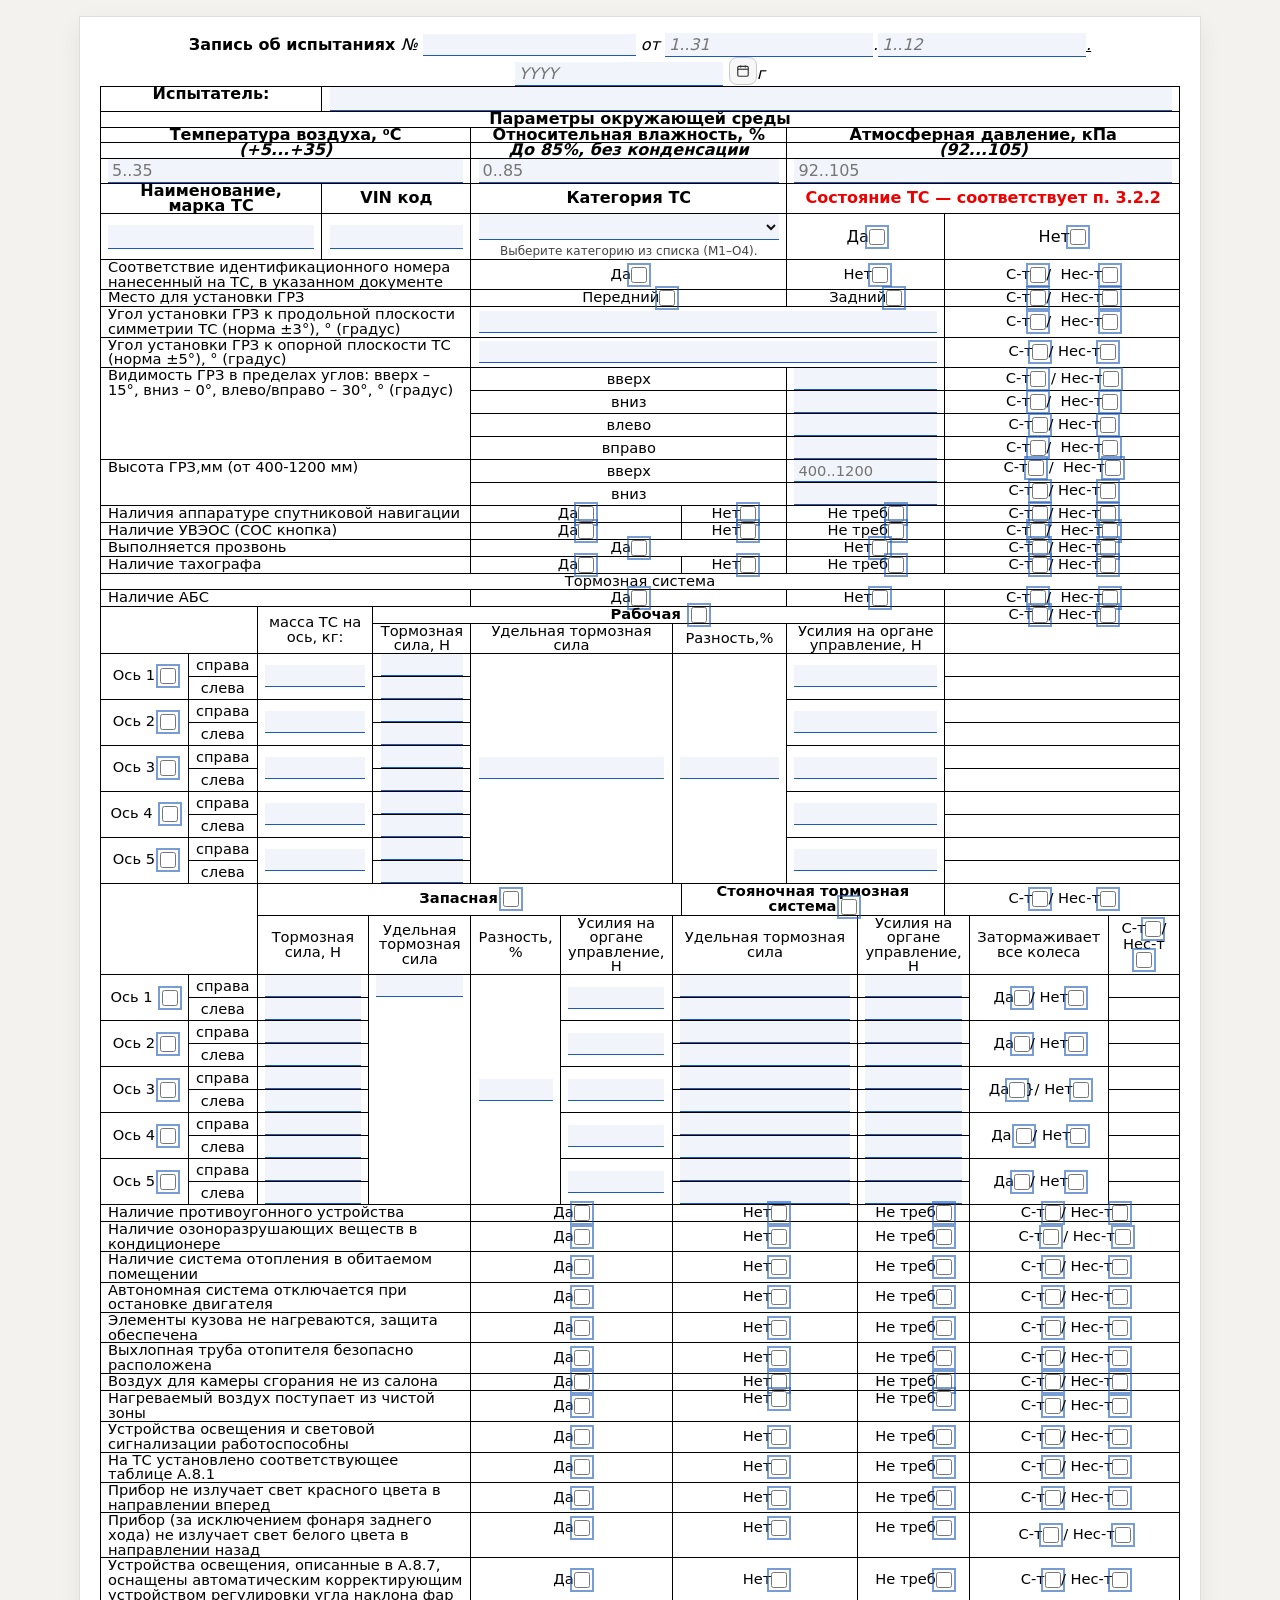
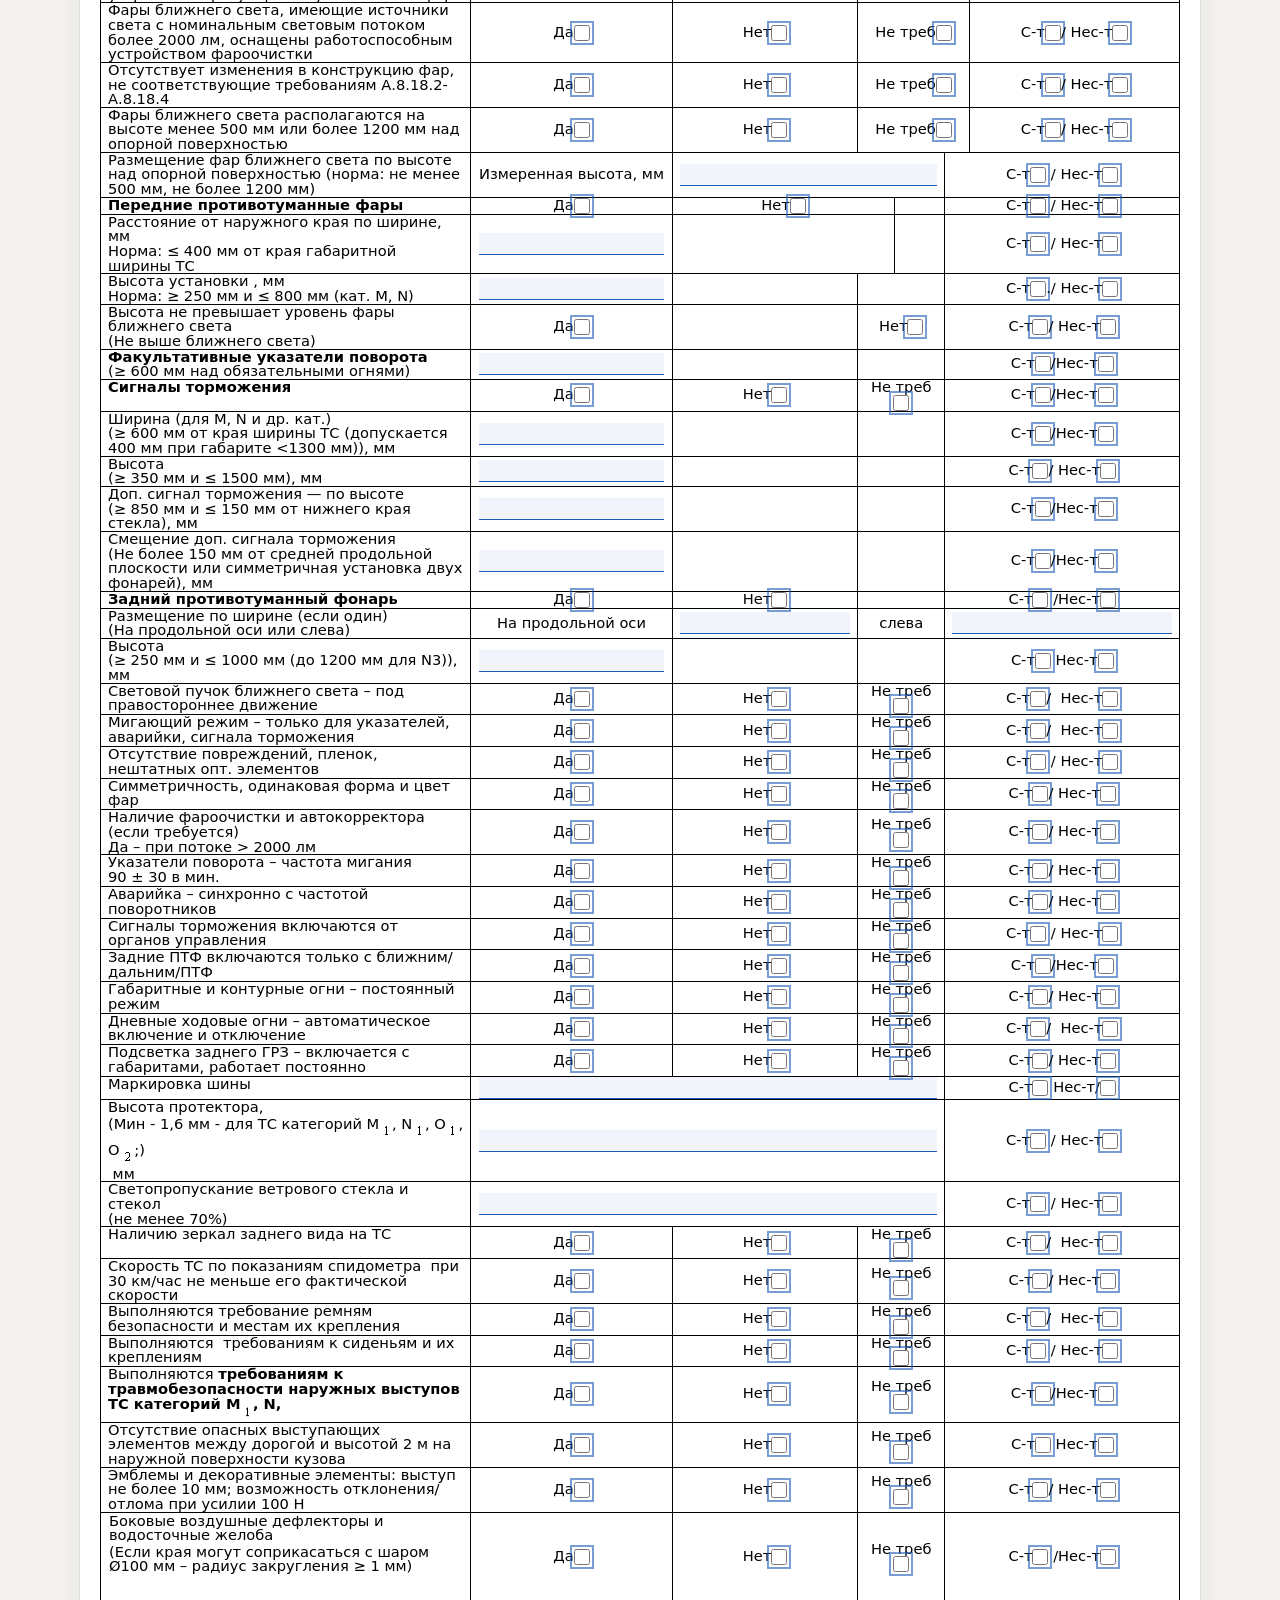
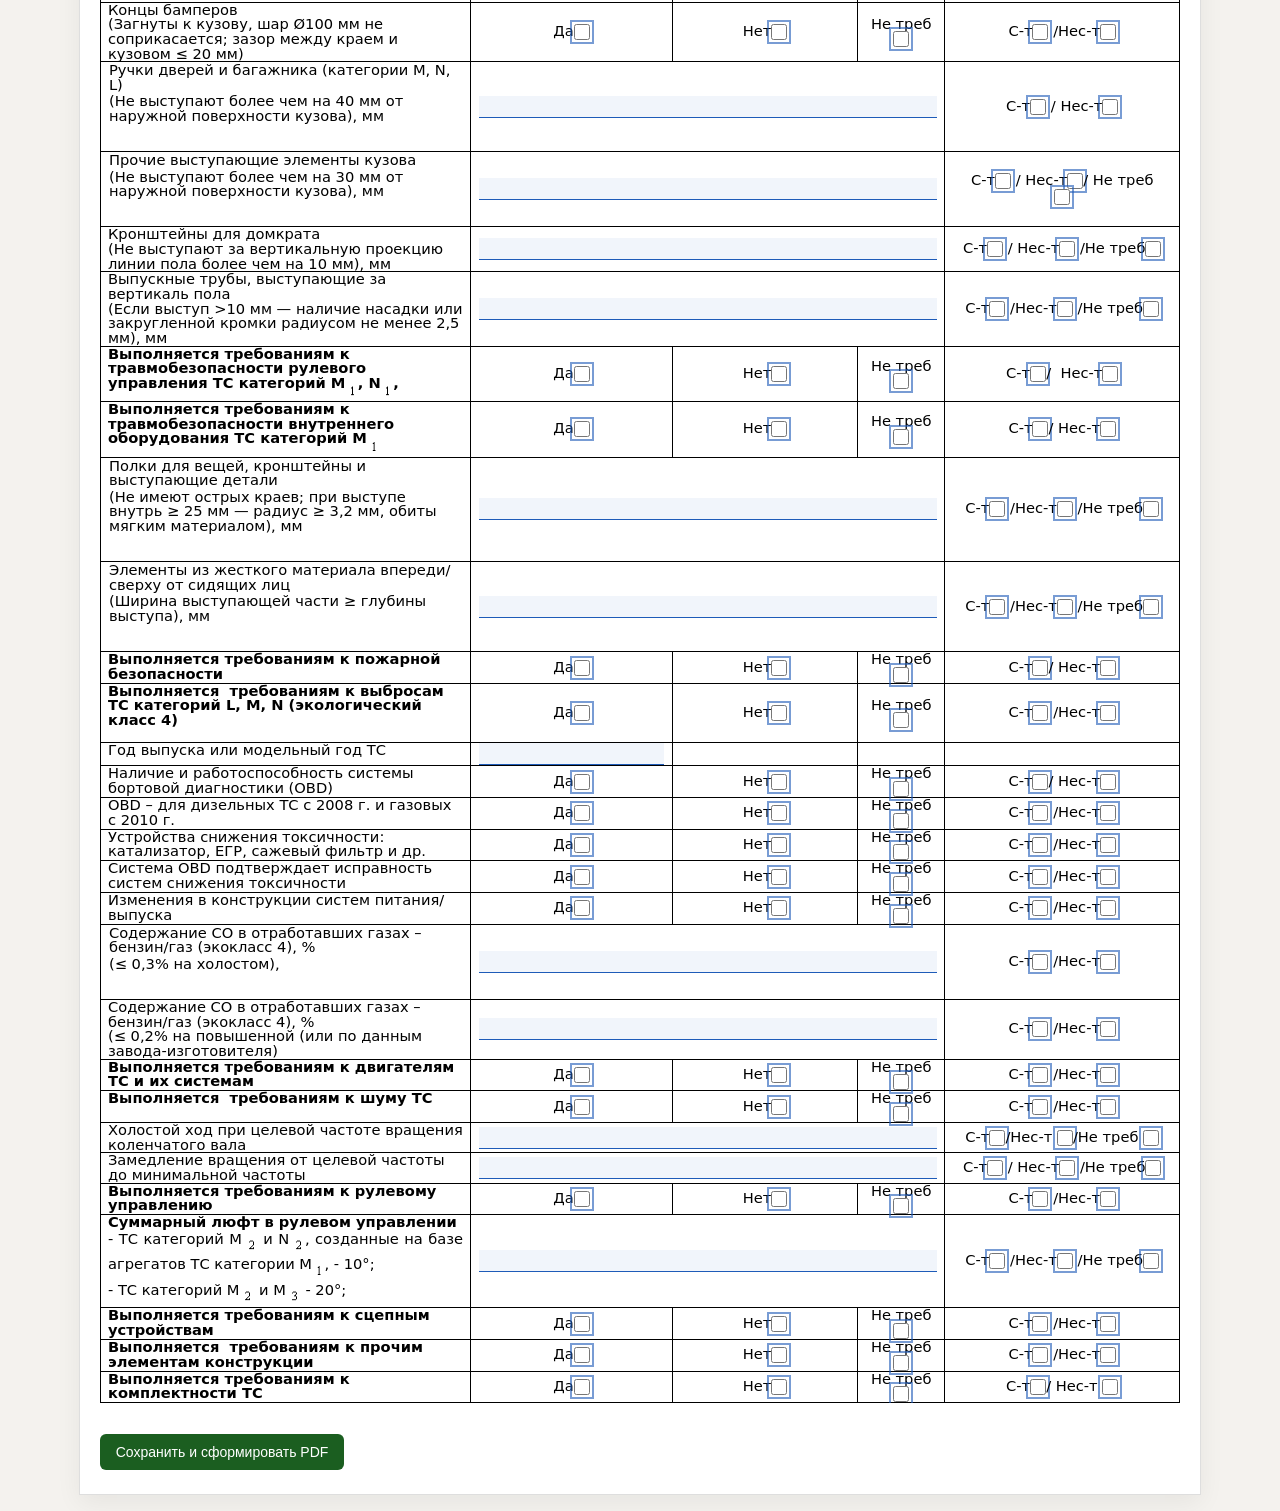
<file: templates/testlog/form_raw_oldGold.html>
<?xml version="1.0" encoding="UTF-8"?>
<!DOCTYPE html PUBLIC "-//W3C//DTD XHTML 1.1 plus MathML 2.0//EN" "http://www.w3.org/Math/DTD/mathml2/xhtml-math11-f.dtd">
<html xmlns="http://www.w3.org/1999/xhtml" lang="ru-RU">
<!--This file was converted to xhtml by LibreOffice - see https://cgit.freedesktop.org/libreoffice/core/tree/filter/source/xslt for the code.-->

<head profile="http://dublincore.org/documents/dcmi-terms/">
<meta http-equiv="Content-Type" content="application/xhtml+xml; charset=utf-8"/>
<meta name="viewport" content="width=device-width, initial-scale=1, viewport-fit=cover"/>
<title xml:lang="ru-RU">Рабочая запись</title>
<meta name="DCTERMS.title" content="" xml:lang="ru-RU"/>

<meta name="DCTERMS.language" content="ru-RU" scheme="DCTERMS.RFC4646"/>
<meta name="DCTERMS.source" content="http://xml.openoffice.org/odf2xhtml"/>
<meta name="DCTERMS.creator" content="Нуржан Досмайлов"/>
<meta name="DCTERMS.issued" content="2026-01-26T07:11:00" scheme="DCTERMS.W3CDTF"/>

<meta name="DCTERMS.modified" content="2026-01-28T12:47:12.059700400" scheme="DCTERMS.W3CDTF"/>


<meta name="xsl:vendor" content="libxslt"/>
<link rel="schema.DC" href="http://purl.org/dc/elements/1.1/" hreflang="en"/>
<link rel="schema.DCTERMS" href="http://purl.org/dc/terms/" hreflang="en"/>
<link rel="schema.DCTYPE" href="http://purl.org/dc/dcmitype/" hreflang="en"/>
<link rel="schema.DCAM" href="http://purl.org/dc/dcam/" hreflang="en"/>

<style>
	  body, table, td, th, span, input {
    font-family: "DejaVu Sans", "Liberation Sans", "Arial", sans-serif !important;
  }
    table { border-collapse:collapse; border-spacing:0; empty-cells:show }
    td, th { vertical-align:top; font-size:12pt;}
    h1, h2, h3, h4, h5, h6 { clear:both;}
    ol, ul { margin:0; padding:0;}
    li { list-style: none; margin:0; padding:0;}
    span.footnodeNumber { padding-right:1em; }
    span.annotation_style_by_filter { font-size:95%; font-family:Arial; background-color:#fff000;  margin:0; border:0; padding:0;  }
    span.heading_numbering { margin-right: 0.8rem; }* { margin:0;}
    .graphic-fr1{ background-color:transparent; font-size:11pt; font-family:Aptos; text-align:center; vertical-align:top; writing-mode:horizontal-tb; direction:ltr; border-top-style:none; border-left-style:none; border-bottom-style:none; border-right-style:none; margin-left:0cm; margin-right:0cm; margin-top:0cm; margin-bottom:0cm; padding:0cm; }
    .paragraph-Header{ font-size:11pt; line-height:100%; margin-bottom:0cm; margin-top:0cm; text-align:left ! important; font-family:Aptos; writing-mode:horizontal-tb; direction:ltr; }
    .paragraph-P1{ font-size:12pt; line-height:100%; margin-bottom:0cm; margin-top:0cm; text-align:center ! important; font-family:'Times New Roman'; writing-mode:horizontal-tb; direction:ltr; }
    .paragraph-P10{ font-size:11pt; line-height:108%; margin-bottom:0.282cm; margin-top:0cm; text-align:left ! important; font-family:'Times New Roman'; writing-mode:horizontal-tb; direction:ltr; }
    .paragraph-P11{ font-size:1pt; line-height:108%; margin-bottom:0cm; margin-top:0cm; text-align:left ! important; font-family:Aptos; writing-mode:horizontal-tb; direction:ltr; }
    .paragraph-P12{ font-size:11pt; line-height:100%; margin-bottom:0cm; margin-top:0cm; text-align:left ! important; font-family:'Times New Roman'; writing-mode:horizontal-tb; direction:ltr; }
    .paragraph-P13{ font-size:11pt; line-height:100%; margin-bottom:0cm; margin-top:0cm; text-align:left ! important; font-family:'Times New Roman'; writing-mode:horizontal-tb; direction:ltr; }
    .paragraph-P2{ font-size:11pt; line-height:100%; margin-bottom:0cm; margin-top:0cm; text-align:center ! important; font-family:Aptos; writing-mode:horizontal-tb; direction:ltr; }
    .paragraph-P3{ font-size:11pt; line-height:100%; margin-bottom:0cm; margin-top:0cm; text-align:center ! important; font-family:Aptos; writing-mode:horizontal-tb; direction:ltr; }
    .paragraph-P4{ font-size:11pt; line-height:100%; margin-bottom:0cm; margin-top:0cm; text-align:left ! important; font-family:Aptos; writing-mode:horizontal-tb; direction:ltr; }
    .paragraph-P5{ font-size:11pt; line-height:100%; margin-bottom:0cm; margin-top:0cm; text-align:center ! important; font-family:'Times New Roman'; writing-mode:horizontal-tb; direction:ltr; }
    .paragraph-P6{ font-size:11pt; line-height:100%; margin-bottom:0cm; margin-top:0cm; text-align:center ! important; font-family:'Times New Roman'; writing-mode:horizontal-tb; direction:ltr; }
    .paragraph-P7{ font-size:11pt; line-height:100%; margin-bottom:0cm; margin-top:0cm; text-align:center ! important; font-family:'Times New Roman'; writing-mode:horizontal-tb; direction:ltr; }
    .paragraph-P8{ font-size:10pt; margin-bottom:0cm; margin-top:0cm; text-align:justify ! important; font-family:Arial; writing-mode:horizontal-tb; direction:ltr; }
    .paragraph-P9{ font-size:11pt; line-height:100%; margin-bottom:0cm; margin-top:0cm; text-align:left ! important; font-family:Aptos; writing-mode:horizontal-tb; direction:ltr; }
    .table-Таблица1{ width:9.148cm; margin-left:0cm; margin-top:0cm; margin-bottom:0cm; margin-right:auto;writing-mode:horizontal-tb; direction:ltr;}
    .table-Таблица2{ width:9.148cm; margin-left:0cm; margin-top:0cm; margin-bottom:0cm; margin-right:auto;writing-mode:horizontal-tb; direction:ltr;}
    .table-Таблица3{ width:9.148cm; margin-left:0cm; margin-top:0cm; margin-bottom:0cm; margin-right:auto;writing-mode:horizontal-tb; direction:ltr;}
    .table-Таблица4{ width:9.148cm; margin-left:0cm; margin-top:0cm; margin-bottom:0cm; margin-right:auto;writing-mode:horizontal-tb; direction:ltr;}
    .table-Таблица5{ width:9.148cm; margin-left:0cm; margin-top:0cm; margin-bottom:0cm; margin-right:auto;writing-mode:horizontal-tb; direction:ltr;}
    .table-Таблица6{ width:9.148cm; margin-left:0cm; margin-top:0cm; margin-bottom:0cm; margin-right:auto;writing-mode:horizontal-tb; direction:ltr;}
    .table-Таблица7{ width:24.754cm; margin-left:0cm; margin-top:0cm; margin-bottom:0cm; margin-right:auto;writing-mode:horizontal-tb; direction:ltr;}
    .table-Таблица9{ width:27.256cm; margin-left:-0.751cm; margin-top:0cm; margin-bottom:0cm; margin-right:auto;writing-mode:horizontal-tb; direction:ltr; }
    .cell-Таблица1_A1{ border-top-style:none; border-left-style:none; border-bottom-style:none; border-right-style:none; vertical-align:middle; padding:0.026cm; }
    .cell-Таблица2_A1{ border-top-style:none; border-left-style:none; border-bottom-style:none; border-right-style:none; vertical-align:middle; padding:0.026cm; }
    .cell-Таблица2_B1{ border-top-style:none; border-left-style:none; border-bottom-style:none; border-right-style:none; padding:0.026cm; }
    .cell-Таблица3_A1{ border-top-style:none; border-left-style:none; border-bottom-style:none; border-right-style:none; vertical-align:middle; padding:0.026cm; }
    .cell-Таблица3_B1{ border-top-style:none; border-left-style:none; border-bottom-style:none; border-right-style:none; padding:0.026cm; }
    .cell-Таблица4_A1{ border-top-style:none; border-left-style:none; border-bottom-style:none; border-right-style:none; vertical-align:middle; padding:0.026cm; }
    .cell-Таблица5_A1{ border-top-style:none; border-left-style:none; border-bottom-style:none; border-right-style:none; vertical-align:middle; padding:0.026cm; }
    .cell-Таблица5_B2{ border-top-style:none; border-left-style:none; border-bottom-style:none; border-right-style:none; padding:0.026cm; }
    .cell-Таблица6_A1{ border-top-style:none; border-left-style:none; border-bottom-style:none; border-right-style:none; vertical-align:middle; padding:0.026cm; }
    .cell-Таблица7_A1{ vertical-align:middle; padding-left:0.191cm; padding-right:0.191cm; padding-top:0cm; padding-bottom:0cm; border-left-width:0.0176cm; border-left-style:solid; border-left-color:#000000; border-right-width:0.0176cm; border-right-style:solid; border-right-color:#000000; border-top-width:0.0176cm; border-top-style:solid; border-top-color:#000000; border-bottom-width:0.0265cm; border-bottom-style:solid; border-bottom-color:#000000; }
    .cell-Таблица7_A2{ vertical-align:middle; padding-left:0.191cm; padding-right:0.191cm; padding-top:0cm; padding-bottom:0cm; border-left-width:0.0176cm; border-left-style:solid; border-left-color:#000000; border-right-width:0.0265cm; border-right-style:solid; border-right-color:#000000; border-top-width:0.0265cm; border-top-style:solid; border-top-color:#000000; border-bottom-width:0.0176cm; border-bottom-style:solid; border-bottom-color:#000000; }
    .cell-Таблица7_B2{ vertical-align:middle; padding-left:0.191cm; padding-right:0.191cm; padding-top:0cm; padding-bottom:0cm; border-left-width:0.0265cm; border-left-style:solid; border-left-color:#000000; border-right-width:0.0265cm; border-right-style:solid; border-right-color:#000000; border-top-width:0.0265cm; border-top-style:solid; border-top-color:#000000; border-bottom-width:0.0176cm; border-bottom-style:solid; border-bottom-color:#000000; }
    .cell-Таблица7_C2{ vertical-align:middle; padding-left:0.191cm; padding-right:0.191cm; padding-top:0cm; padding-bottom:0cm; border-left-width:0.0265cm; border-left-style:solid; border-left-color:#000000; border-right-width:0.0176cm; border-right-style:solid; border-right-color:#000000; border-top-width:0.0265cm; border-top-style:solid; border-top-color:#000000; border-bottom-width:0.0176cm; border-bottom-style:solid; border-bottom-color:#000000; }
    .cell-Таблица9_A1{ vertical-align:middle; padding-left:0.191cm; padding-right:0.191cm; padding-top:0cm; padding-bottom:0cm; border-left-style:none; border-right-style:none; border-top-style:none; border-bottom-width:0.0176cm; border-bottom-style:solid; border-bottom-color:#000000; writing-mode:horizontal-tb; direction:ltr; }
    .cell-Таблица9_A10{ border-top-width:0.0176cm; border-top-style:solid; border-top-color:#000000; border-left-width:0.0176cm; border-left-style:solid; border-left-color:#000000; border-bottom-width:0.0176cm; border-bottom-style:solid; border-bottom-color:#000000; border-right-width:0.0176cm; border-right-style:solid; border-right-color:#000000; padding-left:0.191cm; padding-right:0.191cm; padding-top:0cm; padding-bottom:0cm; writing-mode:horizontal-tb; direction:ltr; }
    .cell-Таблица9_A100{ border-top-width:0.0176cm; border-top-style:solid; border-top-color:#000000; border-left-width:0.0176cm; border-left-style:solid; border-left-color:#000000; border-bottom-width:0.0176cm; border-bottom-style:solid; border-bottom-color:#000000; border-right-width:0.0176cm; border-right-style:solid; border-right-color:#000000; padding-left:0.191cm; padding-right:0.191cm; padding-top:0cm; padding-bottom:0cm; writing-mode:horizontal-tb; direction:ltr; }
    .cell-Таблица9_A101{ border-top-width:0.0176cm; border-top-style:solid; border-top-color:#000000; border-left-width:0.0176cm; border-left-style:solid; border-left-color:#000000; border-bottom-width:0.0176cm; border-bottom-style:solid; border-bottom-color:#000000; border-right-width:0.0176cm; border-right-style:solid; border-right-color:#000000; padding-left:0.191cm; padding-right:0.191cm; padding-top:0cm; padding-bottom:0cm; writing-mode:horizontal-tb; direction:ltr; }
    .cell-Таблица9_A102{ border-top-width:0.0176cm; border-top-style:solid; border-top-color:#000000; border-left-width:0.0176cm; border-left-style:solid; border-left-color:#000000; border-bottom-width:0.0176cm; border-bottom-style:solid; border-bottom-color:#000000; border-right-width:0.0176cm; border-right-style:solid; border-right-color:#000000; padding-left:0.191cm; padding-right:0.191cm; padding-top:0cm; padding-bottom:0cm; writing-mode:horizontal-tb; direction:ltr; }
    .cell-Таблица9_A103{ border-top-width:0.0176cm; border-top-style:solid; border-top-color:#000000; border-left-width:0.0176cm; border-left-style:solid; border-left-color:#000000; border-bottom-width:0.0176cm; border-bottom-style:solid; border-bottom-color:#000000; border-right-width:0.0176cm; border-right-style:solid; border-right-color:#000000; padding-left:0.191cm; padding-right:0.191cm; padding-top:0cm; padding-bottom:0cm; writing-mode:horizontal-tb; direction:ltr; }
    .cell-Таблица9_A104{ border-top-width:0.0176cm; border-top-style:solid; border-top-color:#000000; border-left-width:0.0176cm; border-left-style:solid; border-left-color:#000000; border-bottom-width:0.0176cm; border-bottom-style:solid; border-bottom-color:#000000; border-right-width:0.0176cm; border-right-style:solid; border-right-color:#000000; padding-left:0.191cm; padding-right:0.191cm; padding-top:0cm; padding-bottom:0cm; writing-mode:horizontal-tb; direction:ltr; }
    .cell-Таблица9_A105{ border-top-width:0.0176cm; border-top-style:solid; border-top-color:#000000; border-left-width:0.0176cm; border-left-style:solid; border-left-color:#000000; border-bottom-width:0.0176cm; border-bottom-style:solid; border-bottom-color:#000000; border-right-width:0.0176cm; border-right-style:solid; border-right-color:#000000; padding-left:0.191cm; padding-right:0.191cm; padding-top:0cm; padding-bottom:0cm; writing-mode:horizontal-tb; direction:ltr; }
    .cell-Таблица9_A106{ border-top-width:0.0176cm; border-top-style:solid; border-top-color:#000000; border-left-width:0.0176cm; border-left-style:solid; border-left-color:#000000; border-bottom-width:0.0176cm; border-bottom-style:solid; border-bottom-color:#000000; border-right-width:0.0176cm; border-right-style:solid; border-right-color:#000000; padding-left:0.191cm; padding-right:0.191cm; padding-top:0cm; padding-bottom:0cm; writing-mode:horizontal-tb; direction:ltr; }
    .cell-Таблица9_A107{ border-top-width:0.0176cm; border-top-style:solid; border-top-color:#000000; border-left-width:0.0176cm; border-left-style:solid; border-left-color:#000000; border-bottom-width:0.0176cm; border-bottom-style:solid; border-bottom-color:#000000; border-right-width:0.0176cm; border-right-style:solid; border-right-color:#000000; padding-left:0.191cm; padding-right:0.191cm; padding-top:0cm; padding-bottom:0cm; writing-mode:horizontal-tb; direction:ltr; }
    .cell-Таблица9_A108{ border-top-width:0.0176cm; border-top-style:solid; border-top-color:#000000; border-left-width:0.0176cm; border-left-style:solid; border-left-color:#000000; border-bottom-width:0.0176cm; border-bottom-style:solid; border-bottom-color:#000000; border-right-width:0.0176cm; border-right-style:solid; border-right-color:#000000; padding-left:0.191cm; padding-right:0.191cm; padding-top:0cm; padding-bottom:0cm; writing-mode:horizontal-tb; direction:ltr; }
    .cell-Таблица9_A109{ border-top-width:0.0176cm; border-top-style:solid; border-top-color:#000000; border-left-width:0.0176cm; border-left-style:solid; border-left-color:#000000; border-bottom-width:0.0176cm; border-bottom-style:solid; border-bottom-color:#000000; border-right-width:0.0176cm; border-right-style:solid; border-right-color:#000000; padding-left:0.191cm; padding-right:0.191cm; padding-top:0cm; padding-bottom:0cm; writing-mode:horizontal-tb; direction:ltr; }
    .cell-Таблица9_A11{ border-top-width:0.0176cm; border-top-style:solid; border-top-color:#000000; border-left-width:0.0176cm; border-left-style:solid; border-left-color:#000000; border-bottom-width:0.0176cm; border-bottom-style:solid; border-bottom-color:#000000; border-right-width:0.0176cm; border-right-style:solid; border-right-color:#000000; padding-left:0.191cm; padding-right:0.191cm; padding-top:0cm; padding-bottom:0cm; writing-mode:horizontal-tb; direction:ltr; }
    .cell-Таблица9_A110{ border-top-width:0.0176cm; border-top-style:solid; border-top-color:#000000; border-left-width:0.0176cm; border-left-style:solid; border-left-color:#000000; border-bottom-width:0.0176cm; border-bottom-style:solid; border-bottom-color:#000000; border-right-width:0.0176cm; border-right-style:solid; border-right-color:#000000; padding-left:0.191cm; padding-right:0.191cm; padding-top:0cm; padding-bottom:0cm; writing-mode:horizontal-tb; direction:ltr; }
    .cell-Таблица9_A111{ border-top-width:0.0176cm; border-top-style:solid; border-top-color:#000000; border-left-width:0.0176cm; border-left-style:solid; border-left-color:#000000; border-bottom-width:0.0176cm; border-bottom-style:solid; border-bottom-color:#000000; border-right-width:0.0176cm; border-right-style:solid; border-right-color:#000000; padding-left:0.191cm; padding-right:0.191cm; padding-top:0cm; padding-bottom:0cm; writing-mode:horizontal-tb; direction:ltr; }
    .cell-Таблица9_A112{ border-top-width:0.0176cm; border-top-style:solid; border-top-color:#000000; border-left-width:0.0176cm; border-left-style:solid; border-left-color:#000000; border-bottom-width:0.0176cm; border-bottom-style:solid; border-bottom-color:#000000; border-right-width:0.0176cm; border-right-style:solid; border-right-color:#000000; padding-left:0.191cm; padding-right:0.191cm; padding-top:0cm; padding-bottom:0cm; writing-mode:horizontal-tb; direction:ltr; }
    .cell-Таблица9_A113{ border-top-width:0.0176cm; border-top-style:solid; border-top-color:#000000; border-left-width:0.0176cm; border-left-style:solid; border-left-color:#000000; border-bottom-width:0.0176cm; border-bottom-style:solid; border-bottom-color:#000000; border-right-width:0.0176cm; border-right-style:solid; border-right-color:#000000; padding-left:0.191cm; padding-right:0.191cm; padding-top:0cm; padding-bottom:0cm; writing-mode:horizontal-tb; direction:ltr; }
    .cell-Таблица9_A114{ border-top-width:0.0176cm; border-top-style:solid; border-top-color:#000000; border-left-width:0.0176cm; border-left-style:solid; border-left-color:#000000; border-bottom-width:0.0176cm; border-bottom-style:solid; border-bottom-color:#000000; border-right-width:0.0176cm; border-right-style:solid; border-right-color:#000000; padding-left:0.191cm; padding-right:0.191cm; padding-top:0cm; padding-bottom:0cm; writing-mode:horizontal-tb; direction:ltr; }
    .cell-Таблица9_A115{ border-top-width:0.0176cm; border-top-style:solid; border-top-color:#000000; border-left-width:0.0176cm; border-left-style:solid; border-left-color:#000000; border-bottom-width:0.0176cm; border-bottom-style:solid; border-bottom-color:#000000; border-right-width:0.0176cm; border-right-style:solid; border-right-color:#000000; padding-left:0.191cm; padding-right:0.191cm; padding-top:0cm; padding-bottom:0cm; writing-mode:horizontal-tb; direction:ltr; }
    .cell-Таблица9_A116{ border-top-width:0.0176cm; border-top-style:solid; border-top-color:#000000; border-left-width:0.0176cm; border-left-style:solid; border-left-color:#000000; border-bottom-width:0.0176cm; border-bottom-style:solid; border-bottom-color:#000000; border-right-width:0.0176cm; border-right-style:solid; border-right-color:#000000; padding-left:0.191cm; padding-right:0.191cm; padding-top:0cm; padding-bottom:0cm; writing-mode:horizontal-tb; direction:ltr; }
    .cell-Таблица9_A117{ border-top-width:0.0176cm; border-top-style:solid; border-top-color:#000000; border-left-width:0.0176cm; border-left-style:solid; border-left-color:#000000; border-bottom-width:0.0176cm; border-bottom-style:solid; border-bottom-color:#000000; border-right-width:0.0176cm; border-right-style:solid; border-right-color:#000000; padding-left:0.191cm; padding-right:0.191cm; padding-top:0cm; padding-bottom:0cm; writing-mode:horizontal-tb; direction:ltr; }
    .cell-Таблица9_A118{ border-top-width:0.0176cm; border-top-style:solid; border-top-color:#000000; border-left-width:0.0176cm; border-left-style:solid; border-left-color:#000000; border-bottom-width:0.0176cm; border-bottom-style:solid; border-bottom-color:#000000; border-right-width:0.0176cm; border-right-style:solid; border-right-color:#000000; padding-left:0.191cm; padding-right:0.191cm; padding-top:0cm; padding-bottom:0cm; writing-mode:horizontal-tb; direction:ltr; }
    .cell-Таблица9_A119{ border-top-width:0.0176cm; border-top-style:solid; border-top-color:#000000; border-left-width:0.0176cm; border-left-style:solid; border-left-color:#000000; border-bottom-width:0.0176cm; border-bottom-style:solid; border-bottom-color:#000000; border-right-width:0.0176cm; border-right-style:solid; border-right-color:#000000; padding-left:0.191cm; padding-right:0.191cm; padding-top:0cm; padding-bottom:0cm; writing-mode:horizontal-tb; direction:ltr; }
    .cell-Таблица9_A12{ border-top-width:0.0176cm; border-top-style:solid; border-top-color:#000000; border-left-width:0.0176cm; border-left-style:solid; border-left-color:#000000; border-bottom-width:0.0176cm; border-bottom-style:solid; border-bottom-color:#000000; border-right-width:0.0176cm; border-right-style:solid; border-right-color:#000000; padding-left:0.191cm; padding-right:0.191cm; padding-top:0cm; padding-bottom:0cm; writing-mode:horizontal-tb; direction:ltr; }
    .cell-Таблица9_A120{ border-top-width:0.0176cm; border-top-style:solid; border-top-color:#000000; border-left-width:0.0176cm; border-left-style:solid; border-left-color:#000000; border-bottom-width:0.0176cm; border-bottom-style:solid; border-bottom-color:#000000; border-right-width:0.0176cm; border-right-style:solid; border-right-color:#000000; padding-left:0.191cm; padding-right:0.191cm; padding-top:0cm; padding-bottom:0cm; writing-mode:horizontal-tb; direction:ltr; }
    .cell-Таблица9_A121{ border-top-width:0.0176cm; border-top-style:solid; border-top-color:#000000; border-left-width:0.0176cm; border-left-style:solid; border-left-color:#000000; border-bottom-width:0.0176cm; border-bottom-style:solid; border-bottom-color:#000000; border-right-width:0.0176cm; border-right-style:solid; border-right-color:#000000; padding-left:0.191cm; padding-right:0.191cm; padding-top:0cm; padding-bottom:0cm; writing-mode:horizontal-tb; direction:ltr; }
    .cell-Таблица9_A122{ border-top-width:0.0176cm; border-top-style:solid; border-top-color:#000000; border-left-width:0.0176cm; border-left-style:solid; border-left-color:#000000; border-bottom-width:0.0176cm; border-bottom-style:solid; border-bottom-color:#000000; border-right-width:0.0176cm; border-right-style:solid; border-right-color:#000000; padding-left:0.191cm; padding-right:0.191cm; padding-top:0cm; padding-bottom:0cm; writing-mode:horizontal-tb; direction:ltr; }
    .cell-Таблица9_A123{ border-top-width:0.0176cm; border-top-style:solid; border-top-color:#000000; border-left-width:0.0176cm; border-left-style:solid; border-left-color:#000000; border-bottom-width:0.0176cm; border-bottom-style:solid; border-bottom-color:#000000; border-right-width:0.0176cm; border-right-style:solid; border-right-color:#000000; padding-left:0.191cm; padding-right:0.191cm; padding-top:0cm; padding-bottom:0cm; writing-mode:horizontal-tb; direction:ltr; }
    .cell-Таблица9_A124{ border-top-width:0.0176cm; border-top-style:solid; border-top-color:#000000; border-left-width:0.0176cm; border-left-style:solid; border-left-color:#000000; border-bottom-width:0.0176cm; border-bottom-style:solid; border-bottom-color:#000000; border-right-width:0.0176cm; border-right-style:solid; border-right-color:#000000; padding-left:0.191cm; padding-right:0.191cm; padding-top:0cm; padding-bottom:0cm; writing-mode:horizontal-tb; direction:ltr; }
    .cell-Таблица9_A125{ border-top-width:0.0176cm; border-top-style:solid; border-top-color:#000000; border-left-width:0.0176cm; border-left-style:solid; border-left-color:#000000; border-bottom-width:0.0176cm; border-bottom-style:solid; border-bottom-color:#000000; border-right-width:0.0176cm; border-right-style:solid; border-right-color:#000000; padding-left:0.191cm; padding-right:0.191cm; padding-top:0cm; padding-bottom:0cm; writing-mode:horizontal-tb; direction:ltr; }
    .cell-Таблица9_A126{ border-top-width:0.0176cm; border-top-style:solid; border-top-color:#000000; border-left-width:0.0176cm; border-left-style:solid; border-left-color:#000000; border-bottom-width:0.0176cm; border-bottom-style:solid; border-bottom-color:#000000; border-right-width:0.0176cm; border-right-style:solid; border-right-color:#000000; padding-left:0.191cm; padding-right:0.191cm; padding-top:0cm; padding-bottom:0cm; writing-mode:horizontal-tb; direction:ltr; }
    .cell-Таблица9_A127{ border-top-width:0.0176cm; border-top-style:solid; border-top-color:#000000; border-left-width:0.0176cm; border-left-style:solid; border-left-color:#000000; border-bottom-width:0.0176cm; border-bottom-style:solid; border-bottom-color:#000000; border-right-width:0.0176cm; border-right-style:solid; border-right-color:#000000; padding-left:0.191cm; padding-right:0.191cm; padding-top:0cm; padding-bottom:0cm; writing-mode:horizontal-tb; direction:ltr; }
    .cell-Таблица9_A128{ border-top-width:0.0176cm; border-top-style:solid; border-top-color:#000000; border-left-width:0.0176cm; border-left-style:solid; border-left-color:#000000; border-bottom-width:0.0176cm; border-bottom-style:solid; border-bottom-color:#000000; border-right-width:0.0176cm; border-right-style:solid; border-right-color:#000000; padding-left:0.191cm; padding-right:0.191cm; padding-top:0cm; padding-bottom:0cm; writing-mode:horizontal-tb; direction:ltr; }
    .cell-Таблица9_A129{ border-top-width:0.0176cm; border-top-style:solid; border-top-color:#000000; border-left-width:0.0176cm; border-left-style:solid; border-left-color:#000000; border-bottom-width:0.0176cm; border-bottom-style:solid; border-bottom-color:#000000; border-right-width:0.0176cm; border-right-style:solid; border-right-color:#000000; padding-left:0.191cm; padding-right:0.191cm; padding-top:0cm; padding-bottom:0cm; writing-mode:horizontal-tb; direction:ltr; }
    .cell-Таблица9_A13{ border-top-width:0.0176cm; border-top-style:solid; border-top-color:#000000; border-left-width:0.0176cm; border-left-style:solid; border-left-color:#000000; border-bottom-width:0.0176cm; border-bottom-style:solid; border-bottom-color:#000000; border-right-width:0.0176cm; border-right-style:solid; border-right-color:#000000; padding-left:0.191cm; padding-right:0.191cm; padding-top:0cm; padding-bottom:0cm; writing-mode:horizontal-tb; direction:ltr; }
    .cell-Таблица9_A14{ border-top-width:0.0176cm; border-top-style:solid; border-top-color:#000000; border-left-width:0.0176cm; border-left-style:solid; border-left-color:#000000; border-bottom-width:0.0176cm; border-bottom-style:solid; border-bottom-color:#000000; border-right-width:0.0176cm; border-right-style:solid; border-right-color:#000000; padding-left:0.191cm; padding-right:0.191cm; padding-top:0cm; padding-bottom:0cm; writing-mode:horizontal-tb; direction:ltr; }
    .cell-Таблица9_A15{ border-top-width:0.0176cm; border-top-style:solid; border-top-color:#000000; border-left-width:0.0176cm; border-left-style:solid; border-left-color:#000000; border-bottom-width:0.0176cm; border-bottom-style:solid; border-bottom-color:#000000; border-right-width:0.0176cm; border-right-style:solid; border-right-color:#000000; padding-left:0.191cm; padding-right:0.191cm; padding-top:0cm; padding-bottom:0cm; writing-mode:horizontal-tb; direction:ltr; }
    .cell-Таблица9_A16{ border-top-width:0.0176cm; border-top-style:solid; border-top-color:#000000; border-left-width:0.0176cm; border-left-style:solid; border-left-color:#000000; border-bottom-width:0.0176cm; border-bottom-style:solid; border-bottom-color:#000000; border-right-width:0.0176cm; border-right-style:solid; border-right-color:#000000; padding-left:0.191cm; padding-right:0.191cm; padding-top:0cm; padding-bottom:0cm; writing-mode:horizontal-tb; direction:ltr; }
    .cell-Таблица9_A17{ border-top-width:0.0176cm; border-top-style:solid; border-top-color:#000000; border-left-width:0.0176cm; border-left-style:solid; border-left-color:#000000; border-bottom-width:0.0176cm; border-bottom-style:solid; border-bottom-color:#000000; border-right-width:0.0176cm; border-right-style:solid; border-right-color:#000000; padding-left:0.191cm; padding-right:0.191cm; padding-top:0cm; padding-bottom:0cm; writing-mode:horizontal-tb; direction:ltr; }
    .cell-Таблица9_A18{ border-top-width:0.0176cm; border-top-style:solid; border-top-color:#000000; border-left-width:0.0176cm; border-left-style:solid; border-left-color:#000000; border-bottom-width:0.0176cm; border-bottom-style:solid; border-bottom-color:#000000; border-right-width:0.0176cm; border-right-style:solid; border-right-color:#000000; padding-left:0.191cm; padding-right:0.191cm; padding-top:0cm; padding-bottom:0cm; writing-mode:horizontal-tb; direction:ltr; }
    .cell-Таблица9_A19{ border-top-width:0.0176cm; border-top-style:solid; border-top-color:#000000; border-left-width:0.0176cm; border-left-style:solid; border-left-color:#000000; border-bottom-width:0.0176cm; border-bottom-style:solid; border-bottom-color:#000000; border-right-width:0.0176cm; border-right-style:solid; border-right-color:#000000; padding-left:0.191cm; padding-right:0.191cm; padding-top:0cm; padding-bottom:0cm; writing-mode:horizontal-tb; direction:ltr; }
    .cell-Таблица9_A2{ border-top-width:0.0176cm; border-top-style:solid; border-top-color:#000000; border-left-width:0.0176cm; border-left-style:solid; border-left-color:#000000; border-bottom-width:0.0176cm; border-bottom-style:solid; border-bottom-color:#000000; border-right-width:0.0176cm; border-right-style:solid; border-right-color:#000000; padding-left:0.191cm; padding-right:0.191cm; padding-top:0cm; padding-bottom:0cm; writing-mode:horizontal-tb; direction:ltr; }
    .cell-Таблица9_A20{ border-top-width:0.0176cm; border-top-style:solid; border-top-color:#000000; border-left-width:0.0176cm; border-left-style:solid; border-left-color:#000000; border-bottom-width:0.0176cm; border-bottom-style:solid; border-bottom-color:#000000; border-right-width:0.0176cm; border-right-style:solid; border-right-color:#000000; padding-left:0.191cm; padding-right:0.191cm; padding-top:0cm; padding-bottom:0cm; writing-mode:horizontal-tb; direction:ltr; }
    .cell-Таблица9_A21{ border-top-width:0.0176cm; border-top-style:solid; border-top-color:#000000; border-left-width:0.0176cm; border-left-style:solid; border-left-color:#000000; border-bottom-width:0.0176cm; border-bottom-style:solid; border-bottom-color:#000000; border-right-width:0.0176cm; border-right-style:solid; border-right-color:#000000; padding-left:0.191cm; padding-right:0.191cm; padding-top:0cm; padding-bottom:0cm; writing-mode:horizontal-tb; direction:ltr; }
    .cell-Таблица9_A22{ border-top-width:0.0176cm; border-top-style:solid; border-top-color:#000000; border-left-width:0.0176cm; border-left-style:solid; border-left-color:#000000; border-bottom-width:0.0176cm; border-bottom-style:solid; border-bottom-color:#000000; border-right-width:0.0176cm; border-right-style:solid; border-right-color:#000000; padding-left:0.191cm; padding-right:0.191cm; padding-top:0cm; padding-bottom:0cm; writing-mode:horizontal-tb; direction:ltr; }
    .cell-Таблица9_A24{ border-top-width:0.0176cm; border-top-style:solid; border-top-color:#000000; border-left-width:0.0176cm; border-left-style:solid; border-left-color:#000000; border-bottom-width:0.0176cm; border-bottom-style:solid; border-bottom-color:#000000; border-right-width:0.0176cm; border-right-style:solid; border-right-color:#000000; padding-left:0.191cm; padding-right:0.191cm; padding-top:0cm; padding-bottom:0cm; writing-mode:horizontal-tb; direction:ltr; }
    .cell-Таблица9_A3{ border-top-width:0.0176cm; border-top-style:solid; border-top-color:#000000; border-left-width:0.0176cm; border-left-style:solid; border-left-color:#000000; border-bottom-width:0.0176cm; border-bottom-style:solid; border-bottom-color:#000000; border-right-width:0.0176cm; border-right-style:solid; border-right-color:#000000; padding-left:0.191cm; padding-right:0.191cm; padding-top:0cm; padding-bottom:0cm; writing-mode:horizontal-tb; direction:ltr; }
    .cell-Таблица9_A4{ border-top-width:0.0176cm; border-top-style:solid; border-top-color:#000000; border-left-width:0.0176cm; border-left-style:solid; border-left-color:#000000; border-bottom-width:0.0176cm; border-bottom-style:solid; border-bottom-color:#000000; border-right-width:0.0176cm; border-right-style:solid; border-right-color:#000000; padding-left:0.191cm; padding-right:0.191cm; padding-top:0cm; padding-bottom:0cm; writing-mode:horizontal-tb; direction:ltr; }
    .cell-Таблица9_A49{ border-top-width:0.0176cm; border-top-style:solid; border-top-color:#000000; border-left-width:0.0176cm; border-left-style:solid; border-left-color:#000000; border-bottom-width:0.0176cm; border-bottom-style:solid; border-bottom-color:#000000; border-right-width:0.0176cm; border-right-style:solid; border-right-color:#000000; padding-left:0.191cm; padding-right:0.191cm; padding-top:0cm; padding-bottom:0cm; writing-mode:horizontal-tb; direction:ltr; }
    .cell-Таблица9_A5{ border-top-width:0.0176cm; border-top-style:solid; border-top-color:#000000; border-left-width:0.0176cm; border-left-style:solid; border-left-color:#000000; border-bottom-width:0.0176cm; border-bottom-style:solid; border-bottom-color:#000000; border-right-width:0.0176cm; border-right-style:solid; border-right-color:#000000; padding-left:0.191cm; padding-right:0.191cm; padding-top:0cm; padding-bottom:0cm; writing-mode:horizontal-tb; direction:ltr; }
    .cell-Таблица9_A58{ border-top-width:0.0176cm; border-top-style:solid; border-top-color:#000000; border-left-width:0.0176cm; border-left-style:solid; border-left-color:#000000; border-bottom-width:0.0176cm; border-bottom-style:solid; border-bottom-color:#000000; border-right-width:0.0176cm; border-right-style:solid; border-right-color:#000000; padding-left:0.191cm; padding-right:0.191cm; padding-top:0cm; padding-bottom:0cm; writing-mode:horizontal-tb; direction:ltr; }
    .cell-Таблица9_A59{ border-top-width:0.0176cm; border-top-style:solid; border-top-color:#000000; border-left-width:0.0176cm; border-left-style:solid; border-left-color:#000000; border-bottom-width:0.0176cm; border-bottom-style:solid; border-bottom-color:#000000; border-right-width:0.0176cm; border-right-style:solid; border-right-color:#000000; padding-left:0.191cm; padding-right:0.191cm; padding-top:0cm; padding-bottom:0cm; writing-mode:horizontal-tb; direction:ltr; }
    .cell-Таблица9_A6{ border-top-width:0.0176cm; border-top-style:solid; border-top-color:#000000; border-left-width:0.0176cm; border-left-style:solid; border-left-color:#000000; border-bottom-width:0.0176cm; border-bottom-style:solid; border-bottom-color:#000000; border-right-width:0.0176cm; border-right-style:solid; border-right-color:#000000; vertical-align:middle; padding-left:0.191cm; padding-right:0.191cm; padding-top:0cm; padding-bottom:0cm; writing-mode:horizontal-tb; direction:ltr; }
    .cell-Таблица9_A60{ border-top-width:0.0176cm; border-top-style:solid; border-top-color:#000000; border-left-width:0.0176cm; border-left-style:solid; border-left-color:#000000; border-bottom-width:0.0176cm; border-bottom-style:solid; border-bottom-color:#000000; border-right-width:0.0176cm; border-right-style:solid; border-right-color:#000000; padding-left:0.191cm; padding-right:0.191cm; padding-top:0cm; padding-bottom:0cm; writing-mode:horizontal-tb; direction:ltr; }
    .cell-Таблица9_A61{ border-top-width:0.0176cm; border-top-style:solid; border-top-color:#000000; border-left-width:0.0176cm; border-left-style:solid; border-left-color:#000000; border-bottom-width:0.0176cm; border-bottom-style:solid; border-bottom-color:#000000; border-right-width:0.0176cm; border-right-style:solid; border-right-color:#000000; padding-left:0.191cm; padding-right:0.191cm; padding-top:0cm; padding-bottom:0cm; writing-mode:horizontal-tb; direction:ltr; }
    .cell-Таблица9_A62{ border-top-width:0.0176cm; border-top-style:solid; border-top-color:#000000; border-left-width:0.0176cm; border-left-style:solid; border-left-color:#000000; border-bottom-width:0.0176cm; border-bottom-style:solid; border-bottom-color:#000000; border-right-width:0.0176cm; border-right-style:solid; border-right-color:#000000; padding-left:0.191cm; padding-right:0.191cm; padding-top:0cm; padding-bottom:0cm; writing-mode:horizontal-tb; direction:ltr; }
    .cell-Таблица9_A63{ border-top-width:0.0176cm; border-top-style:solid; border-top-color:#000000; border-left-width:0.0176cm; border-left-style:solid; border-left-color:#000000; border-bottom-width:0.0176cm; border-bottom-style:solid; border-bottom-color:#000000; border-right-width:0.0176cm; border-right-style:solid; border-right-color:#000000; padding-left:0.191cm; padding-right:0.191cm; padding-top:0cm; padding-bottom:0cm; writing-mode:horizontal-tb; direction:ltr; }
    .cell-Таблица9_A64{ border-top-width:0.0176cm; border-top-style:solid; border-top-color:#000000; border-left-width:0.0176cm; border-left-style:solid; border-left-color:#000000; border-bottom-width:0.0176cm; border-bottom-style:solid; border-bottom-color:#000000; border-right-width:0.0176cm; border-right-style:solid; border-right-color:#000000; padding-left:0.191cm; padding-right:0.191cm; padding-top:0cm; padding-bottom:0cm; writing-mode:horizontal-tb; direction:ltr; }
    .cell-Таблица9_A65{ border-top-width:0.0176cm; border-top-style:solid; border-top-color:#000000; border-left-width:0.0176cm; border-left-style:solid; border-left-color:#000000; border-bottom-width:0.0176cm; border-bottom-style:solid; border-bottom-color:#000000; border-right-width:0.0176cm; border-right-style:solid; border-right-color:#000000; padding-left:0.191cm; padding-right:0.191cm; padding-top:0cm; padding-bottom:0cm; writing-mode:horizontal-tb; direction:ltr; }
    .cell-Таблица9_A66{ border-top-width:0.0176cm; border-top-style:solid; border-top-color:#000000; border-left-width:0.0176cm; border-left-style:solid; border-left-color:#000000; border-bottom-width:0.0176cm; border-bottom-style:solid; border-bottom-color:#000000; border-right-width:0.0176cm; border-right-style:solid; border-right-color:#000000; padding-left:0.191cm; padding-right:0.191cm; padding-top:0cm; padding-bottom:0cm; writing-mode:horizontal-tb; direction:ltr; }
    .cell-Таблица9_A67{ border-top-width:0.0176cm; border-top-style:solid; border-top-color:#000000; border-left-width:0.0176cm; border-left-style:solid; border-left-color:#000000; border-bottom-width:0.0176cm; border-bottom-style:solid; border-bottom-color:#000000; border-right-width:0.0176cm; border-right-style:solid; border-right-color:#000000; padding-left:0.191cm; padding-right:0.191cm; padding-top:0cm; padding-bottom:0cm; writing-mode:horizontal-tb; direction:ltr; }
    .cell-Таблица9_A68{ border-top-width:0.0176cm; border-top-style:solid; border-top-color:#000000; border-left-width:0.0176cm; border-left-style:solid; border-left-color:#000000; border-bottom-width:0.0176cm; border-bottom-style:solid; border-bottom-color:#000000; border-right-width:0.0176cm; border-right-style:solid; border-right-color:#000000; padding-left:0.191cm; padding-right:0.191cm; padding-top:0cm; padding-bottom:0cm; writing-mode:horizontal-tb; direction:ltr; }
    .cell-Таблица9_A69{ border-top-width:0.0176cm; border-top-style:solid; border-top-color:#000000; border-left-width:0.0176cm; border-left-style:solid; border-left-color:#000000; border-bottom-width:0.0176cm; border-bottom-style:solid; border-bottom-color:#000000; border-right-width:0.0176cm; border-right-style:solid; border-right-color:#000000; padding-left:0.191cm; padding-right:0.191cm; padding-top:0cm; padding-bottom:0cm; writing-mode:horizontal-tb; direction:ltr; }
    .cell-Таблица9_A70{ border-top-width:0.0176cm; border-top-style:solid; border-top-color:#000000; border-left-width:0.0176cm; border-left-style:solid; border-left-color:#000000; border-bottom-width:0.0176cm; border-bottom-style:solid; border-bottom-color:#000000; border-right-width:0.0176cm; border-right-style:solid; border-right-color:#000000; padding-left:0.191cm; padding-right:0.191cm; padding-top:0cm; padding-bottom:0cm; writing-mode:horizontal-tb; direction:ltr; }
    .cell-Таблица9_A71{ border-top-width:0.0176cm; border-top-style:solid; border-top-color:#000000; border-left-width:0.0176cm; border-left-style:solid; border-left-color:#000000; border-bottom-width:0.0176cm; border-bottom-style:solid; border-bottom-color:#000000; border-right-width:0.0176cm; border-right-style:solid; border-right-color:#000000; padding-left:0.191cm; padding-right:0.191cm; padding-top:0cm; padding-bottom:0cm; writing-mode:horizontal-tb; direction:ltr; }
    .cell-Таблица9_A72{ border-top-width:0.0176cm; border-top-style:solid; border-top-color:#000000; border-left-width:0.0176cm; border-left-style:solid; border-left-color:#000000; border-bottom-width:0.0176cm; border-bottom-style:solid; border-bottom-color:#000000; border-right-width:0.0176cm; border-right-style:solid; border-right-color:#000000; padding-left:0.191cm; padding-right:0.191cm; padding-top:0cm; padding-bottom:0cm; writing-mode:horizontal-tb; direction:ltr; }
    .cell-Таблица9_A73{ border-top-width:0.0176cm; border-top-style:solid; border-top-color:#000000; border-left-width:0.0176cm; border-left-style:solid; border-left-color:#000000; border-bottom-width:0.0176cm; border-bottom-style:solid; border-bottom-color:#000000; border-right-width:0.0176cm; border-right-style:solid; border-right-color:#000000; padding-left:0.191cm; padding-right:0.191cm; padding-top:0cm; padding-bottom:0cm; writing-mode:horizontal-tb; direction:ltr; }
    .cell-Таблица9_A74{ border-top-width:0.0176cm; border-top-style:solid; border-top-color:#000000; border-left-width:0.0176cm; border-left-style:solid; border-left-color:#000000; border-bottom-width:0.0176cm; border-bottom-style:solid; border-bottom-color:#000000; border-right-width:0.0176cm; border-right-style:solid; border-right-color:#000000; padding-left:0.191cm; padding-right:0.191cm; padding-top:0cm; padding-bottom:0cm; writing-mode:horizontal-tb; direction:ltr; }
    .cell-Таблица9_A75{ border-top-width:0.0176cm; border-top-style:solid; border-top-color:#000000; border-left-width:0.0176cm; border-left-style:solid; border-left-color:#000000; border-bottom-width:0.0176cm; border-bottom-style:solid; border-bottom-color:#000000; border-right-width:0.0176cm; border-right-style:solid; border-right-color:#000000; padding-left:0.191cm; padding-right:0.191cm; padding-top:0cm; padding-bottom:0cm; writing-mode:horizontal-tb; direction:ltr; }
    .cell-Таблица9_A76{ border-top-width:0.0176cm; border-top-style:solid; border-top-color:#000000; border-left-width:0.0176cm; border-left-style:solid; border-left-color:#000000; border-bottom-width:0.0176cm; border-bottom-style:solid; border-bottom-color:#000000; border-right-width:0.0176cm; border-right-style:solid; border-right-color:#000000; padding-left:0.191cm; padding-right:0.191cm; padding-top:0cm; padding-bottom:0cm; writing-mode:horizontal-tb; direction:ltr; }
    .cell-Таблица9_A77{ border-top-width:0.0176cm; border-top-style:solid; border-top-color:#000000; border-left-width:0.0176cm; border-left-style:solid; border-left-color:#000000; border-bottom-width:0.0176cm; border-bottom-style:solid; border-bottom-color:#000000; border-right-width:0.0176cm; border-right-style:solid; border-right-color:#000000; padding-left:0.191cm; padding-right:0.191cm; padding-top:0cm; padding-bottom:0cm; writing-mode:horizontal-tb; direction:ltr; }
    .cell-Таблица9_A78{ border-top-width:0.0176cm; border-top-style:solid; border-top-color:#000000; border-left-width:0.0176cm; border-left-style:solid; border-left-color:#000000; border-bottom-width:0.0176cm; border-bottom-style:solid; border-bottom-color:#000000; border-right-width:0.0176cm; border-right-style:solid; border-right-color:#000000; padding-left:0.191cm; padding-right:0.191cm; padding-top:0cm; padding-bottom:0cm; writing-mode:horizontal-tb; direction:ltr; }
    .cell-Таблица9_A79{ border-top-width:0.0176cm; border-top-style:solid; border-top-color:#000000; border-left-width:0.0176cm; border-left-style:solid; border-left-color:#000000; border-bottom-width:0.0176cm; border-bottom-style:solid; border-bottom-color:#000000; border-right-width:0.0176cm; border-right-style:solid; border-right-color:#000000; padding-left:0.191cm; padding-right:0.191cm; padding-top:0cm; padding-bottom:0cm; writing-mode:horizontal-tb; direction:ltr; }
    .cell-Таблица9_A80{ border-top-width:0.0176cm; border-top-style:solid; border-top-color:#000000; border-left-width:0.0176cm; border-left-style:solid; border-left-color:#000000; border-bottom-width:0.0176cm; border-bottom-style:solid; border-bottom-color:#000000; border-right-width:0.0176cm; border-right-style:solid; border-right-color:#000000; padding-left:0.191cm; padding-right:0.191cm; padding-top:0cm; padding-bottom:0cm; writing-mode:horizontal-tb; direction:ltr; }
    .cell-Таблица9_A81{ border-top-width:0.0176cm; border-top-style:solid; border-top-color:#000000; border-left-width:0.0176cm; border-left-style:solid; border-left-color:#000000; border-bottom-width:0.0176cm; border-bottom-style:solid; border-bottom-color:#000000; border-right-width:0.0176cm; border-right-style:solid; border-right-color:#000000; padding-left:0.191cm; padding-right:0.191cm; padding-top:0cm; padding-bottom:0cm; writing-mode:horizontal-tb; direction:ltr; }
    .cell-Таблица9_A82{ border-top-width:0.0176cm; border-top-style:solid; border-top-color:#000000; border-left-width:0.0176cm; border-left-style:solid; border-left-color:#000000; border-bottom-width:0.0176cm; border-bottom-style:solid; border-bottom-color:#000000; border-right-width:0.0176cm; border-right-style:solid; border-right-color:#000000; padding-left:0.191cm; padding-right:0.191cm; padding-top:0cm; padding-bottom:0cm; writing-mode:horizontal-tb; direction:ltr; }
    .cell-Таблица9_A83{ border-top-width:0.0176cm; border-top-style:solid; border-top-color:#000000; border-left-width:0.0176cm; border-left-style:solid; border-left-color:#000000; border-bottom-width:0.0176cm; border-bottom-style:solid; border-bottom-color:#000000; border-right-width:0.0176cm; border-right-style:solid; border-right-color:#000000; padding-left:0.191cm; padding-right:0.191cm; padding-top:0cm; padding-bottom:0cm; writing-mode:horizontal-tb; direction:ltr; }
    .cell-Таблица9_A84{ border-top-width:0.0176cm; border-top-style:solid; border-top-color:#000000; border-left-width:0.0176cm; border-left-style:solid; border-left-color:#000000; border-bottom-width:0.0176cm; border-bottom-style:solid; border-bottom-color:#000000; border-right-width:0.0176cm; border-right-style:solid; border-right-color:#000000; padding-left:0.191cm; padding-right:0.191cm; padding-top:0cm; padding-bottom:0cm; writing-mode:horizontal-tb; direction:ltr; }
    .cell-Таблица9_A85{ border-top-width:0.0176cm; border-top-style:solid; border-top-color:#000000; border-left-width:0.0176cm; border-left-style:solid; border-left-color:#000000; border-bottom-width:0.0176cm; border-bottom-style:solid; border-bottom-color:#000000; border-right-width:0.0176cm; border-right-style:solid; border-right-color:#000000; padding-left:0.191cm; padding-right:0.191cm; padding-top:0cm; padding-bottom:0cm; writing-mode:horizontal-tb; direction:ltr; }
    .cell-Таблица9_A86{ border-top-width:0.0176cm; border-top-style:solid; border-top-color:#000000; border-left-width:0.0176cm; border-left-style:solid; border-left-color:#000000; border-bottom-width:0.0176cm; border-bottom-style:solid; border-bottom-color:#000000; border-right-width:0.0176cm; border-right-style:solid; border-right-color:#000000; padding-left:0.191cm; padding-right:0.191cm; padding-top:0cm; padding-bottom:0cm; writing-mode:horizontal-tb; direction:ltr; }
    .cell-Таблица9_A87{ border-top-width:0.0176cm; border-top-style:solid; border-top-color:#000000; border-left-width:0.0176cm; border-left-style:solid; border-left-color:#000000; border-bottom-width:0.0176cm; border-bottom-style:solid; border-bottom-color:#000000; border-right-width:0.0176cm; border-right-style:solid; border-right-color:#000000; padding-left:0.191cm; padding-right:0.191cm; padding-top:0cm; padding-bottom:0cm; writing-mode:horizontal-tb; direction:ltr; }
    .cell-Таблица9_A88{ border-top-width:0.0176cm; border-top-style:solid; border-top-color:#000000; border-left-width:0.0176cm; border-left-style:solid; border-left-color:#000000; border-bottom-width:0.0176cm; border-bottom-style:solid; border-bottom-color:#000000; border-right-width:0.0176cm; border-right-style:solid; border-right-color:#000000; padding-left:0.191cm; padding-right:0.191cm; padding-top:0cm; padding-bottom:0cm; writing-mode:horizontal-tb; direction:ltr; }
    .cell-Таблица9_A89{ border-top-width:0.0176cm; border-top-style:solid; border-top-color:#000000; border-left-width:0.0176cm; border-left-style:solid; border-left-color:#000000; border-bottom-width:0.0176cm; border-bottom-style:solid; border-bottom-color:#000000; border-right-width:0.0176cm; border-right-style:solid; border-right-color:#000000; padding-left:0.191cm; padding-right:0.191cm; padding-top:0cm; padding-bottom:0cm; writing-mode:horizontal-tb; direction:ltr; }
    .cell-Таблица9_A9{ border-top-width:0.0176cm; border-top-style:solid; border-top-color:#000000; border-left-width:0.0176cm; border-left-style:solid; border-left-color:#000000; border-bottom-width:0.0176cm; border-bottom-style:solid; border-bottom-color:#000000; border-right-width:0.0176cm; border-right-style:solid; border-right-color:#000000; padding-left:0.191cm; padding-right:0.191cm; padding-top:0cm; padding-bottom:0cm; writing-mode:horizontal-tb; direction:ltr; }
    .cell-Таблица9_A90{ border-top-width:0.0176cm; border-top-style:solid; border-top-color:#000000; border-left-width:0.0176cm; border-left-style:solid; border-left-color:#000000; border-bottom-width:0.0176cm; border-bottom-style:solid; border-bottom-color:#000000; border-right-width:0.0176cm; border-right-style:solid; border-right-color:#000000; padding-left:0.191cm; padding-right:0.191cm; padding-top:0cm; padding-bottom:0cm; writing-mode:horizontal-tb; direction:ltr; }
    .cell-Таблица9_A91{ border-top-width:0.0176cm; border-top-style:solid; border-top-color:#000000; border-left-width:0.0176cm; border-left-style:solid; border-left-color:#000000; border-bottom-width:0.0176cm; border-bottom-style:solid; border-bottom-color:#000000; border-right-width:0.0176cm; border-right-style:solid; border-right-color:#000000; padding-left:0.191cm; padding-right:0.191cm; padding-top:0cm; padding-bottom:0cm; writing-mode:horizontal-tb; direction:ltr; }
    .cell-Таблица9_A92{ border-top-width:0.0176cm; border-top-style:solid; border-top-color:#000000; border-left-width:0.0176cm; border-left-style:solid; border-left-color:#000000; border-bottom-width:0.0176cm; border-bottom-style:solid; border-bottom-color:#000000; border-right-width:0.0176cm; border-right-style:solid; border-right-color:#000000; padding-left:0.191cm; padding-right:0.191cm; padding-top:0cm; padding-bottom:0cm; writing-mode:horizontal-tb; direction:ltr; }
    .cell-Таблица9_A93{ border-top-width:0.0176cm; border-top-style:solid; border-top-color:#000000; border-left-width:0.0176cm; border-left-style:solid; border-left-color:#000000; border-bottom-width:0.0176cm; border-bottom-style:solid; border-bottom-color:#000000; border-right-width:0.0176cm; border-right-style:solid; border-right-color:#000000; padding-left:0.191cm; padding-right:0.191cm; padding-top:0cm; padding-bottom:0cm; writing-mode:horizontal-tb; direction:ltr; }
    .cell-Таблица9_A94{ border-top-width:0.0176cm; border-top-style:solid; border-top-color:#000000; border-left-width:0.0176cm; border-left-style:solid; border-left-color:#000000; border-bottom-width:0.0176cm; border-bottom-style:solid; border-bottom-color:#000000; border-right-width:0.0176cm; border-right-style:solid; border-right-color:#000000; padding-left:0.191cm; padding-right:0.191cm; padding-top:0cm; padding-bottom:0cm; writing-mode:horizontal-tb; direction:ltr; }
    .cell-Таблица9_A95{ border-top-width:0.0176cm; border-top-style:solid; border-top-color:#000000; border-left-width:0.0176cm; border-left-style:solid; border-left-color:#000000; border-bottom-width:0.0176cm; border-bottom-style:solid; border-bottom-color:#000000; border-right-width:0.0176cm; border-right-style:solid; border-right-color:#000000; padding-left:0.191cm; padding-right:0.191cm; padding-top:0cm; padding-bottom:0cm; writing-mode:horizontal-tb; direction:ltr; }
    .cell-Таблица9_A96{ border-top-width:0.0176cm; border-top-style:solid; border-top-color:#000000; border-left-width:0.0176cm; border-left-style:solid; border-left-color:#000000; border-bottom-width:0.0176cm; border-bottom-style:solid; border-bottom-color:#000000; border-right-width:0.0176cm; border-right-style:solid; border-right-color:#000000; padding-left:0.191cm; padding-right:0.191cm; padding-top:0cm; padding-bottom:0cm; writing-mode:horizontal-tb; direction:ltr; }
    .cell-Таблица9_A97{ border-top-width:0.0176cm; border-top-style:solid; border-top-color:#000000; border-left-width:0.0176cm; border-left-style:solid; border-left-color:#000000; border-bottom-width:0.0176cm; border-bottom-style:solid; border-bottom-color:#000000; border-right-width:0.0176cm; border-right-style:solid; border-right-color:#000000; padding-left:0.191cm; padding-right:0.191cm; padding-top:0cm; padding-bottom:0cm; writing-mode:horizontal-tb; direction:ltr; }
    .cell-Таблица9_A98{ border-top-width:0.0176cm; border-top-style:solid; border-top-color:#000000; border-left-width:0.0176cm; border-left-style:solid; border-left-color:#000000; border-bottom-width:0.0176cm; border-bottom-style:solid; border-bottom-color:#000000; border-right-width:0.0176cm; border-right-style:solid; border-right-color:#000000; padding-left:0.191cm; padding-right:0.191cm; padding-top:0cm; padding-bottom:0cm; writing-mode:horizontal-tb; direction:ltr; }
    .cell-Таблица9_A99{ border-top-width:0.0176cm; border-top-style:solid; border-top-color:#000000; border-left-width:0.0176cm; border-left-style:solid; border-left-color:#000000; border-bottom-width:0.0176cm; border-bottom-style:solid; border-bottom-color:#000000; border-right-width:0.0176cm; border-right-style:solid; border-right-color:#000000; padding-left:0.191cm; padding-right:0.191cm; padding-top:0cm; padding-bottom:0cm; writing-mode:horizontal-tb; direction:ltr; }
    .cell-Таблица9_D2{ border-top-width:0.0176cm; border-top-style:solid; border-top-color:#000000; border-left-width:0.0176cm; border-left-style:solid; border-left-color:#000000; border-bottom-width:0.0176cm; border-bottom-style:solid; border-bottom-color:#000000; border-right-width:0.0176cm; border-right-style:solid; border-right-color:#000000; padding-left:0.191cm; padding-right:0.191cm; padding-top:0cm; padding-bottom:0cm; writing-mode:horizontal-tb; direction:ltr; }
    .cell-Таблица9_E39{ border-top-width:0.0176cm; border-top-style:solid; border-top-color:#000000; border-left-width:0.0176cm; border-left-style:solid; border-left-color:#000000; border-bottom-width:0.0176cm; border-bottom-style:solid; border-bottom-color:#000000; border-right-width:0.0176cm; border-right-style:solid; border-right-color:#000000; padding-left:0.191cm; padding-right:0.191cm; padding-top:0cm; padding-bottom:0cm; writing-mode:horizontal-tb; direction:ltr; }
    .cell-Таблица9_E40{ border-top-width:0.0176cm; border-top-style:solid; border-top-color:#000000; border-left-width:0.0176cm; border-left-style:solid; border-left-color:#000000; border-bottom-width:0.0176cm; border-bottom-style:solid; border-bottom-color:#000000; border-right-width:0.0176cm; border-right-style:solid; border-right-color:#000000; padding-left:0.191cm; padding-right:0.191cm; padding-top:0cm; padding-bottom:0cm; writing-mode:horizontal-tb; direction:ltr; }
    .cell-Таблица9_E41{ border-top-width:0.0176cm; border-top-style:solid; border-top-color:#000000; border-left-width:0.0176cm; border-left-style:solid; border-left-color:#000000; border-bottom-width:0.0176cm; border-bottom-style:solid; border-bottom-color:#000000; border-right-width:0.0176cm; border-right-style:solid; border-right-color:#000000; padding-left:0.191cm; padding-right:0.191cm; padding-top:0cm; padding-bottom:0cm; writing-mode:horizontal-tb; direction:ltr; }
    .cell-Таблица9_E42{ border-top-width:0.0176cm; border-top-style:solid; border-top-color:#000000; border-left-width:0.0176cm; border-left-style:solid; border-left-color:#000000; border-bottom-width:0.0176cm; border-bottom-style:solid; border-bottom-color:#000000; border-right-width:0.0176cm; border-right-style:solid; border-right-color:#000000; padding-left:0.191cm; padding-right:0.191cm; padding-top:0cm; padding-bottom:0cm; writing-mode:horizontal-tb; direction:ltr; }
    .cell-Таблица9_E43{ border-top-width:0.0176cm; border-top-style:solid; border-top-color:#000000; border-left-width:0.0176cm; border-left-style:solid; border-left-color:#000000; border-bottom-width:0.0176cm; border-bottom-style:solid; border-bottom-color:#000000; border-right-width:0.0176cm; border-right-style:solid; border-right-color:#000000; padding-left:0.191cm; padding-right:0.191cm; padding-top:0cm; padding-bottom:0cm; writing-mode:horizontal-tb; direction:ltr; }
    .cell-Таблица9_E44{ border-top-width:0.0176cm; border-top-style:solid; border-top-color:#000000; border-left-width:0.0176cm; border-left-style:solid; border-left-color:#000000; border-bottom-width:0.0176cm; border-bottom-style:solid; border-bottom-color:#000000; border-right-width:0.0176cm; border-right-style:solid; border-right-color:#000000; padding-left:0.191cm; padding-right:0.191cm; padding-top:0cm; padding-bottom:0cm; writing-mode:horizontal-tb; direction:ltr; }
    .cell-Таблица9_E45{ border-top-width:0.0176cm; border-top-style:solid; border-top-color:#000000; border-left-width:0.0176cm; border-left-style:solid; border-left-color:#000000; border-bottom-width:0.0176cm; border-bottom-style:solid; border-bottom-color:#000000; border-right-width:0.0176cm; border-right-style:solid; border-right-color:#000000; padding-left:0.191cm; padding-right:0.191cm; padding-top:0cm; padding-bottom:0cm; writing-mode:horizontal-tb; direction:ltr; }
    .cell-Таблица9_E46{ border-top-width:0.0176cm; border-top-style:solid; border-top-color:#000000; border-left-width:0.0176cm; border-left-style:solid; border-left-color:#000000; border-bottom-width:0.0176cm; border-bottom-style:solid; border-bottom-color:#000000; border-right-width:0.0176cm; border-right-style:solid; border-right-color:#000000; padding-left:0.191cm; padding-right:0.191cm; padding-top:0cm; padding-bottom:0cm; writing-mode:horizontal-tb; direction:ltr; }
    .cell-Таблица9_E47{ border-top-width:0.0176cm; border-top-style:solid; border-top-color:#000000; border-left-width:0.0176cm; border-left-style:solid; border-left-color:#000000; border-bottom-width:0.0176cm; border-bottom-style:solid; border-bottom-color:#000000; border-right-width:0.0176cm; border-right-style:solid; border-right-color:#000000; padding-left:0.191cm; padding-right:0.191cm; padding-top:0cm; padding-bottom:0cm; writing-mode:horizontal-tb; direction:ltr; }
    .cell-Таблица9_E48{ border-top-width:0.0176cm; border-top-style:solid; border-top-color:#000000; border-left-width:0.0176cm; border-left-style:solid; border-left-color:#000000; border-bottom-width:0.0176cm; border-bottom-style:solid; border-bottom-color:#000000; border-right-width:0.0176cm; border-right-style:solid; border-right-color:#000000; padding-left:0.191cm; padding-right:0.191cm; padding-top:0cm; padding-bottom:0cm; writing-mode:horizontal-tb; direction:ltr; }
    .cell-Таблица9_G4{ border-top-width:0.0176cm; border-top-style:solid; border-top-color:#000000; border-left-width:0.0176cm; border-left-style:solid; border-left-color:#000000; border-bottom-width:0.0176cm; border-bottom-style:solid; border-bottom-color:#000000; border-right-width:0.0176cm; border-right-style:solid; border-right-color:#000000; padding-left:0.191cm; padding-right:0.191cm; padding-top:0cm; padding-bottom:0cm; writing-mode:horizontal-tb; direction:ltr; }
    .cell-Таблица9_G5{ border-top-width:0.0176cm; border-top-style:solid; border-top-color:#000000; border-left-width:0.0176cm; border-left-style:solid; border-left-color:#000000; border-bottom-width:0.0176cm; border-bottom-style:solid; border-bottom-color:#000000; border-right-width:0.0176cm; border-right-style:solid; border-right-color:#000000; padding-left:0.191cm; padding-right:0.191cm; padding-top:0cm; padding-bottom:0cm; writing-mode:horizontal-tb; direction:ltr; }
    .cell-Таблица9_K4{ border-top-width:0.0176cm; border-top-style:solid; border-top-color:#000000; border-left-width:0.0176cm; border-left-style:solid; border-left-color:#000000; border-bottom-width:0.0176cm; border-bottom-style:solid; border-bottom-color:#000000; border-right-width:0.0176cm; border-right-style:solid; border-right-color:#000000; padding-left:0.191cm; padding-right:0.191cm; padding-top:0cm; padding-bottom:0cm; writing-mode:horizontal-tb; direction:ltr; }
    .cell-Таблица9_K5{ border-top-width:0.0176cm; border-top-style:solid; border-top-color:#000000; border-left-width:0.0176cm; border-left-style:solid; border-left-color:#000000; border-bottom-width:0.0176cm; border-bottom-style:solid; border-bottom-color:#000000; border-right-width:0.0176cm; border-right-style:solid; border-right-color:#000000; padding-left:0.191cm; padding-right:0.191cm; padding-top:0cm; padding-bottom:0cm; writing-mode:horizontal-tb; direction:ltr; }
    .cell-Таблица9_N17{ border-top-width:0.0176cm; border-top-style:solid; border-top-color:#000000; border-left-width:0.0176cm; border-left-style:solid; border-left-color:#000000; border-bottom-width:0.0176cm; border-bottom-style:solid; border-bottom-color:#000000; border-right-width:0.0176cm; border-right-style:solid; border-right-color:#000000; padding-left:0.191cm; padding-right:0.191cm; padding-top:0cm; padding-bottom:0cm; writing-mode:horizontal-tb; direction:ltr; }
    .cell-Таблица9_N18{ border-top-width:0.0176cm; border-top-style:solid; border-top-color:#000000; border-left-width:0.0176cm; border-left-style:solid; border-left-color:#000000; border-bottom-width:0.0176cm; border-bottom-style:solid; border-bottom-color:#000000; border-right-width:0.0176cm; border-right-style:solid; border-right-color:#000000; padding-left:0.191cm; padding-right:0.191cm; padding-top:0cm; padding-bottom:0cm; writing-mode:horizontal-tb; direction:ltr; }
    .col-Таблица1_A{ width:9.148cm; }
    .col-Таблица2_A{ width:9.038cm; }
    .col-Таблица2_B{ width:0.109cm; }
    .col-Таблица3_A{ width:9.038cm; }
    .col-Таблица3_B{ width:0.109cm; }
    .col-Таблица4_A{ width:9.148cm; }
    .col-Таблица5_A{ width:9.038cm; }
    .col-Таблица5_B{ width:0.109cm; }
    .col-Таблица6_A{ width:9.148cm; }
    .col-Таблица7_A{ width:8.998cm; }
    .col-Таблица7_B{ width:9.255cm; }
    .col-Таблица7_C{ width:6.502cm; }
    .col-Таблица9_A{ width:3.501cm; }
    .col-Таблица9_B{ width:1.499cm; }
    .col-Таблица9_C{ width:1.75cm; }
    .col-Таблица9_D{ width:1.251cm; }
    .col-Таблица9_E{ width:0.249cm; }
    .col-Таблица9_F{ width:2.004cm; }
    .col-Таблица9_H{ width:2cm; }
    .col-Таблица9_I{ width:0.25cm; }
    .col-Таблица9_J{ width:2.75cm; }
    .col-Таблица9_K{ width:2.499cm; }
    .col-Таблица9_L{ width:0.75cm; }
    .col-Таблица9_M{ width:1cm; }
    .col-Таблица9_N{ width:0.499cm; }
    .col-Таблица9_O{ width:3.09cm; }
    .col-Таблица9_P{ width:2.413cm; }
    .text-Strong_20_Emphasis{ font-weight:bold; }
    .text-T10{ font-family:'Times New Roman'; font-size:12pt; font-style:italic; }
    .text-T11{ font-weight:bold; }
    .text-T12{ font-weight:bold; }
    .text-T13{ font-family:'Times New Roman'; font-size:12pt; font-style:italic; }
    .text-T14{ font-family:'Times New Roman'; font-size:12pt; font-style:italic; text-decoration:underline; }
    .text-T15{ font-family:'Times New Roman'; font-size:12pt; font-style:italic; text-decoration:underline; }
    .text-T16{ font-family:'Times New Roman'; font-size:12pt; font-style:italic; }
    .text-T18{ font-family:'Times New Roman'; font-size:12pt; font-weight:bold; }
    .text-T2{ font-weight:bold; }
    .text-T20{ font-family:'Times New Roman'; font-size:12pt; font-weight:bold; }
    .text-T23{ font-family:'Times New Roman'; font-size:12pt; font-style:italic; font-weight:bold; }
    .text-T24{ font-family:'Times New Roman'; font-size:12pt; font-style:italic; font-weight:bold; }
    .text-T25{ font-family:'Times New Roman'; font-size:12pt; font-style:italic; font-weight:bold; }
    .text-T27{ font-family:'Times New Roman'; font-size:12pt; }
    .text-T28{ color:#ee0000; font-family:'Times New Roman'; font-size:12pt; font-weight:bold; }
    .text-T3{ font-weight:bold; }
    .text-T30{ font-family:'Times New Roman'; font-size:12pt; }
    .text-T31{ font-family:'Times New Roman'; font-size:12pt; }
    .text-T32{ font-family:'Times New Roman'; }
    .text-T33{ font-family:'Times New Roman'; }
    .text-T35{ font-family:'Times New Roman'; }
    .text-T36{ font-family:'Times New Roman'; }
    .text-T37{ font-family:'Times New Roman'; }
    .text-T38{ font-family:'Times New Roman'; }
    .text-T39{ font-family:'Times New Roman'; font-weight:bold; }
    .text-T4{ font-family:'Times New Roman'; font-size:12pt; }
    .text-T40{ font-family:'Times New Roman'; font-weight:bold; }
    .text-T41{ font-family:'Times New Roman'; font-weight:normal; }
    .text-T42{ color:#ff0000; font-family:'Times New Roman'; font-weight:normal; }
    .text-T44{ font-family:'Times New Roman'; font-size:11pt; }
    .text-T45{ font-family:'Times New Roman'; font-size:11pt; }
    .text-T46{ font-family:'Times New Roman'; font-weight:bold; }
    .text-T47{ font-family:'Times New Roman'; }
    .text-T48{ font-family:'Times New Roman'; }
    .text-T5{ font-family:'Times New Roman'; font-size:12pt; }
    .text-T50{ font-family:'Times New Roman'; font-weight:bold; }
    .text-T51{ font-family:'Times New Roman'; font-weight:bold; }
    .text-T52{ font-family:'Times New Roman'; font-weight:bold; }
    .text-T6{ font-family:'Times New Roman'; font-size:12pt; }
    .text-T7{ font-family:'Times New Roman'; font-size:12pt; }
    .text-T9{ font-family:'Times New Roman'; font-size:12pt; font-weight:bold; }
    /* ODF styles with no properties representable as CSS:
    .dp1 .Таблица1.1 .Таблица2.1 .Таблица3.1 .Таблица4.1 .Таблица5.1 .Таблица6.1 .Таблица7.1 .Таблица7.2 .Таблица9.1 .Таблица9.10 .Таблица9.100 .Таблица9.101 .Таблица9.102 .Таблица9.103 .Таблица9.104 .Таблица9.105 .Таблица9.106 .Таблица9.107 .Таблица9.108 .Таблица9.109 .Таблица9.11 .Таблица9.110 .Таблица9.111 .Таблица9.112 .Таблица9.113 .Таблица9.114 .Таблица9.115 .Таблица9.116 .Таблица9.117 .Таблица9.118 .Таблица9.119 .Таблица9.12 .Таблица9.120 .Таблица9.121 .Таблица9.122 .Таблица9.123 .Таблица9.124 .Таблица9.125 .Таблица9.126 .Таблица9.127 .Таблица9.128 .Таблица9.129 .Таблица9.13 .Таблица9.14 .Таблица9.15 .Таблица9.16 .Таблица9.2 .Таблица9.24 .Таблица9.25 .Таблица9.28 .Таблица9.29 .Таблица9.3 .Таблица9.30 .Таблица9.31 .Таблица9.32 .Таблица9.4 .Таблица9.49 .Таблица9.50 .Таблица9.51 .Таблица9.52 .Таблица9.53 .Таблица9.54 .Таблица9.55 .Таблица9.56 .Таблица9.57 .Таблица9.58 .Таблица9.59 .Таблица9.6 .Таблица9.60 .Таблица9.61 .Таблица9.62 .Таблица9.63 .Таблица9.64 .Таблица9.65 .Таблица9.66 .Таблица9.67 .Таблица9.68 .Таблица9.69 .Таблица9.70 .Таблица9.71 .Таблица9.72 .Таблица9.73 .Таблица9.74 .Таблица9.75 .Таблица9.76 .Таблица9.77 .Таблица9.78 .Таблица9.79 .Таблица9.8 .Таблица9.80 .Таблица9.81 .Таблица9.82 .Таблица9.83 .Таблица9.84 .Таблица9.85 .Таблица9.86 .Таблица9.87 .Таблица9.88 .Таблица9.89 .Таблица9.9 .Таблица9.90 .Таблица9.91 .Таблица9.92 .Таблица9.93 .Таблица9.94 .Таблица9.95 .Таблица9.96 .Таблица9.97 .Таблица9.98 .Таблица9.99  { } */
/* --- Mobile / tablet responsiveness overrides (append at end) --- */

/* Safer sizing for everything */
html { -webkit-text-size-adjust: 100%; }
*, *::before, *::after { box-sizing: border-box; }

/* Add some breathing room on small screens (your file sets *{margin:0;} already) */
body { padding: 12px; }

/* Images/graphics should never overflow */
img, svg, object { max-width: 100%; height: auto; }

/* Inputs should not overflow the viewport */
input, textarea, select {
  max-width: 100%;
  width: 100%;
}

/* Make all tables fit container by default */
table { max-width: 100%; }

/* Override LibreOffice fixed-width tables (cm widths + negative margin cause overflow) */
.table-Таблица1,
.table-Таблица2,
.table-Таблица3,
.table-Таблица4,
.table-Таблица5,
.table-Таблица6,
.table-Таблица7,
.table-Таблица9 {
  width: 100% !important;
  margin-left: 0 !important;
  margin-right: 0 !important;
}

/* Wide tables: allow horizontal scrolling instead of breaking layout */
.table-Таблица7,
.table-Таблица9 {
  display: block;
  overflow-x: auto;
  -webkit-overflow-scrolling: touch;
}

/* On smaller screens, stop enforcing fixed column widths coming from .col-Таблица*_X (cm widths) */
@media (max-width: 1024px) {
  col[class^="col-"], col[class*="col-"] { width: auto !important; }
}

/* Phone-specific: reduce font a bit and ensure cells wrap */
@media (max-width: 480px) {
  td, th { font-size: 10.5pt; }
  td, th { word-break: break-word; }
}


</style>
<style>
  body { background: #f4f2ee; margin: 0 !important; padding: 16px; max-width: none !important; display: flex; align-items: center; justify-content: center; min-height: 100vh; box-sizing: border-box; }
  form.tl-form { background: #ffffff; padding: 16px 20px; border: 1px solid #dedede; box-shadow: 0 8px 24px rgba(0,0,0,0.06); margin: 0; box-sizing: border-box; max-width: 29.7cm; width: 100%; }
  form.tl-form table { margin: 0 auto; }
  .tl-input { border: none; border-bottom: 1px solid #222; background: rgba(255,255,255,0.6); padding: 2px 4px; min-width: 2.2em; font: inherit; color: #111; }
  .tl-input.tl-fill { width: 100%; }
  .tl-input.tl-inline { width: auto; }
  .tl-input:focus { outline: none; border-bottom-color: #1b5e20; box-shadow: inset 0 -1px 0 #1b5e20; background: #fff; }
  .tl-input:disabled { color: #444; border-bottom-color: #777; background: transparent; }
  .tl-check { width: 16px; height: 16px; vertical-align: middle; accent-color: #1b5e20; }
	  .tl-input {
    border-bottom-color: #1e5bb8;
    background: rgba(30, 91, 184, 0.06);
  }
  .tl-input:focus {
    border-bottom-color: #1e5bb8;
    box-shadow: inset 0 -2px 0 #1e5bb8;
  }
  .tl-check {
    accent-color: #1e5bb8;
  }
	.tl-check {
    accent-color: #1e5bb8;
    outline: 2px solid rgba(30, 91, 184, 0.6);
    outline-offset: 2px;
    background: rgba(30, 91, 184, 0.08);
    border-radius: 3px;
  }

  .tl-error { border-bottom-color: #d6001c !important; box-shadow: inset 0 -2px 0 #d6001c !important; background: rgba(214,0,28,0.08); }
  .tl-check.tl-error { outline: 2px solid #d6001c; outline-offset: 2px; }
  .tl-errors { color: #d6001c; font-size: 13px; margin-top: 8px; font-weight: 600; }
  .tl-hint { color: #444; font-size: 12px; margin-top: 4px; }
  .tl-date-today { margin-left: 6px; width: 28px; height: 28px; border: 1px solid #c9c9c9; background: #f7f7f7; border-radius: 8px; cursor: pointer; display: inline-flex; align-items: center; justify-content: center; }
  .tl-date-today:hover { background: #ececec; }
  .tl-date-today svg { width: 16px; height: 16px; stroke: #333; }
  .tl-toast { position: fixed; left: 50%; top: 14px; transform: translate(-50%, -6px); max-width: 520px; width: calc(100% - 32px); padding: 12px 16px; border-radius: 12px; border: 1px solid #5b2a86; background: #1b1027; box-shadow: 0 14px 36px rgba(0,0,0,0.35); opacity: 0; transition: opacity 0.12s ease, transform 0.12s ease; pointer-events: none; }
  .tl-toast.show { opacity: 1; transform: translate(-50%, 0); pointer-events: auto; }
  .tl-toast.success { border-color: #6c3aa8; }
  .tl-toast.warn { border-color: #d97706; }
  .tl-toast-title { font-size: 13px; font-weight: 700; margin-bottom: 4px; color: #e6dbff; }
  .tl-toast-msg { font-size: 13px; color: #f3eaff; }
  .tl-actions { margin: 16px 0 8px; }
  #tl-submit { background: #1b5e20; color: #fff; border: none; padding: 10px 16px; border-radius: 6px; font-size: 14px; cursor: pointer; }
  #tl-submit:hover { background: #184d1c; }
</style>

<style>
body, table, td, th, span { font-family: "DejaVu Sans","Liberation Sans",sans-serif !important; }
</style>
</head>

<body dir="ltr" style="max-width:29.7cm;margin-top:1.251cm; margin-bottom:1.499cm; margin-left:2cm; margin-right:1.251cm; ">
<form class="tl-form" method="post">



<table border="0" cellspacing="0" cellpadding="0" class="table-Таблица9"><colgroup><col width="153"/><col width="66"/><col width="76"/><col width="55"/><col width="11"/><col width="88"/><col width="76"/><col width="87"/><col width="11"/><col width="120"/><col width="109"/><col width="33"/><col width="44"/><col width="22"/><col width="135"/><col width="105"/></colgroup><tr class="row-Таблица9_1"><td colspan="16" style="text-align:left;width:3.501cm; " class="cell-Таблица9_A1">
<p class="paragraph-P3"><a id="_Hlk198809599"/><span class="text-T9">Запись об испытаниях </span><span class="text-T10">№</span><span class="text-T11"> <input class="tl-input tl-inline" type="text" name="test_number" value="" /></span><span class="text-T12"> </span><span class="text-T10">от </span><span class="text-T13"><input class="tl-input tl-inline" type="text" name="date_day" value="" />.<input class="tl-input tl-inline" type="text" name="date_month" value="" /></span><span class="text-T14">.</span><span class="text-T15"><input class="tl-input tl-inline" type="text" name="date_year" value="" /></span><span class="text-T16">г</span></p>
</td></tr><tr class="row-Таблица9_2"><td colspan="3" style="text-align:left;width:3.501cm; " class="cell-Таблица9_A2">
<p class="paragraph-P3"><span class="text-T18">Испытатель:</span><span class="text-T18"/></p>
</td><td colspan="13" style="text-align:left;width:1.251cm; " class="cell-Таблица9_D2">
<p class="paragraph-P3"><span class="text-T20"><input class="tl-input tl-fill" type="text" name="name_surname" value="" /></span><span class="text-T20"/></p>
</td></tr><tr class="row-Таблица9_3"><td colspan="16" style="text-align:left;width:3.501cm; " class="cell-Таблица9_A3">
<p class="paragraph-P3"><span class="text-T18">Параметры окружающей среды</span><span class="text-T18"/></p>
</td></tr><tr class="row-Таблица9_4"><td colspan="6" style="text-align:left;width:3.501cm; " class="cell-Таблица9_A4">
<p class="paragraph-P3"><span class="text-T18">Температура воздуха, ⁰С</span><span class="text-T18"/></p>
</td><td colspan="4" style="text-align:left;width:1.75cm; " class="cell-Таблица9_G4">
<p class="paragraph-P3"><span class="text-T18">Относительная влажность, </span><span class="text-T20">%</span></p>
</td><td colspan="6" style="text-align:left;width:2.499cm; " class="cell-Таблица9_K4">
<p class="paragraph-P3"><span class="text-T18">Атмосферная давление, кПа</span><span class="text-T18"/></p>
</td></tr><tr class="row-Таблица9_4"><td colspan="6" style="text-align:left;width:3.501cm; " class="cell-Таблица9_A5">
<p class="paragraph-P3"><span class="text-T23">(+5...+35)</span><span class="text-T23"/></p>
</td><td colspan="4" style="text-align:left;width:1.75cm; " class="cell-Таблица9_G5">
<p class="paragraph-P3"><span class="text-T24">До 85%, без конденсации</span><span class="text-T25"/></p>
</td><td colspan="6" style="text-align:left;width:2.499cm; " class="cell-Таблица9_K5">
<p class="paragraph-P3"><span class="text-T23">(92...105)</span><span class="text-T23"/></p>
</td></tr><tr class="row-Таблица9_6"><td colspan="6" style="text-align:left;width:3.501cm; " class="cell-Таблица9_A6">
<p class="paragraph-P3"><span class="text-T27"><input class="tl-input tl-fill" type="text" name="temp_air" value="" /></span><span class="text-T27"/></p>
</td><td colspan="4" style="text-align:left;width:1.75cm; " class="cell-Таблица9_A6">
<p class="paragraph-P3"><span class="text-T27"><input class="tl-input tl-fill" type="text" name="humidity" value="" /></span><span class="text-T27"/></p>
</td><td colspan="6" style="text-align:left;width:2.499cm; " class="cell-Таблица9_A6">
<p class="paragraph-P3"><span class="text-T27"><input class="tl-input tl-fill" type="text" name="pressure" value="" /></span><span class="text-T27"/></p>
</td></tr><tr class="row-Таблица9_6"><td colspan="3" style="text-align:left;width:3.501cm; " class="cell-Таблица9_A6">
<p class="paragraph-P3"><span class="text-T9">Наименование,</span><span class="text-T9"/></p>

<p class="paragraph-P3"><span class="text-T9">марка ТС</span><span class="text-T9"/></p>
</td><td colspan="3" style="text-align:left;width:1.251cm; " class="cell-Таблица9_A6">
<p class="paragraph-P3"><span class="text-T20">VIN</span><span class="text-T9"> код </span></p>
</td><td colspan="4" style="text-align:left;width:1.75cm; " class="cell-Таблица9_A6">
<p class="paragraph-P3"><span class="text-T9">Категория ТС</span><span class="text-T9"/></p>
</td><td colspan="6" style="text-align:left;width:2.499cm; " class="cell-Таблица9_A6">
<p class="paragraph-P3"><span class="text-T28">Состояние ТС — соответствует п. 3.2.2 </span><span class="text-T28"/></p>
</td></tr><tr class="row-Таблица9_8"><td colspan="3" style="text-align:left;width:3.501cm; " class="cell-Таблица9_A6">
<p class="paragraph-P3"><span class="text-T27"><input class="tl-input tl-fill" type="text" name="car_mark" value="" /></span><span class="text-T27"/></p>
</td><td colspan="3" style="text-align:left;width:1.251cm; " class="cell-Таблица9_A6">
<p class="paragraph-P3"><span class="text-T30"><input class="tl-input tl-fill" type="text" name="vin_last4" value="" /></span><span class="text-T30"/></p>
</td><td colspan="4" style="text-align:left;width:1.75cm; " class="cell-Таблица9_A6">
<p class="paragraph-P3"><span class="text-T31"><select class="tl-input tl-fill" name="car_category">
    <option value=""></option>
    <option value="M1">M1 - легковые</option>
    <option value="M2">M2 - пассажирские ТС (более восьми мест не превышает 5т)</option>
    <option value="M3">M3 - пассажирские ТС (более восьми мест превышает 5т)</option>
    <option value="N1">N1 - грузовые тех. допус. макс. масса не более 3.5т</option>
    <option value="N2">N2 - грузовые тех. допус. макс. масса свыше 3.5т</option>
    <option value="N3">N3 - грузовые тех. допус. макс. масса более 12т</option>
    <option value="O1">O1 - прицепы, тех допус. макс. масса не более 0,75 т.</option>
    <option value="O2">O2 - прицепы, тех допус. макс. масса свыше 0,75 т. но не более 3.5т</option>
    <option value="O3">O3 - прицепы, тех допус. макс. масса свыше 3,5 т. но не более 10т</option>
    <option value="O4">O4 - прицепы, тех. допус. макс. масса более 10т</option>
  </select></p>
</td><td colspan="3" style="text-align:left;width:2.499cm; " class="cell-Таблица9_A6">
<p class="paragraph-P3"><span class="text-T30">Да</span><span class="text-T31"><input class="tl-check" type="checkbox" name="state_ok" /></span></p>
</td><td colspan="3" style="text-align:left;width:0.499cm; " class="cell-Таблица9_A6">
<p class="paragraph-P3"><span class="text-T30">Нет</span><span class="text-T27"><input class="tl-check" type="checkbox" name="state_no" /></span></p>
</td></tr><tr class="row-Таблица9_9"><td colspan="6" style="text-align:left;width:3.501cm; " class="cell-Таблица9_A9">
<p class="paragraph-P4"><span class="text-T33">Соответствие идентификационного номера нанесенный на ТС, в указанном документе</span><span class="text-T33"/></p>
</td><td colspan="4" style="text-align:left;width:1.75cm; " class="cell-Таблица9_A6">
<p class="paragraph-P3"><span class="text-T35">Да</span><span class="text-T36"><input class="tl-check" type="checkbox" name="vin_match_yes" /></span></p>
</td><td colspan="3" style="text-align:left;width:2.499cm; " class="cell-Таблица9_A6">
<p class="paragraph-P3"><span class="text-T35">Нет</span><span class="text-T33"><input class="tl-check" type="checkbox" name="vin_match_no" /></span></p>
</td><td colspan="3" style="text-align:left;width:0.499cm; " class="cell-Таблица9_A6">
<p class="paragraph-P3"><span class="text-T35">С-т<input class="tl-check" type="checkbox" name="vin_match_ok" />/  Нес-т<input class="tl-check" type="checkbox" name="vin_match_bad" /></span><span class="text-T35"/></p>
</td></tr><tr class="row-Таблица9_10"><td colspan="6" style="text-align:left;width:3.501cm; " class="cell-Таблица9_A10">
<p class="paragraph-P4"><span class="text-T33">Место для установки ГРЗ</span><span class="text-T33"/></p>
</td><td colspan="4" style="text-align:left;width:1.75cm; " class="cell-Таблица9_A6">
<p class="paragraph-P3"><span class="text-T33">Передний<input class="tl-check" type="checkbox" name="plate_pos_front_ok" /></span></p>
</td><td colspan="3" style="text-align:left;width:2.499cm; " class="cell-Таблица9_A6">
<p class="paragraph-P3"><span class="text-T33">Задний<input class="tl-check" type="checkbox" name="plate_pos_rear_ok" /></span></p>
</td><td colspan="3" style="text-align:left;width:0.499cm; " class="cell-Таблица9_A6">
<p class="paragraph-P3"><span class="text-T35">С-т<input class="tl-check" type="checkbox" name="plate_pos_ok" />/  Нес-т<input class="tl-check" type="checkbox" name="plate_pos_bad" /></span><span class="text-T36"/></p>
</td></tr><tr class="row-Таблица9_11"><td colspan="6" style="text-align:left;width:3.501cm; " class="cell-Таблица9_A11">
<p class="paragraph-P4"><span class="text-T33">Угол установки ГРЗ к продольной плоскости симметрии ТС (норма ±3°)</span><span class="text-T35">, </span><span class="text-T33">°</span><span class="text-T35"> (градус)</span></p>
</td><td colspan="7" style="text-align:left;width:1.75cm; " class="cell-Таблица9_A6">
<p class="paragraph-P3"><span class="text-T35"><input class="tl-input tl-fill" type="text" name="plate_angle_long" value="" /></span><span class="text-T35"/></p>
</td><td colspan="3" style="text-align:left;width:0.499cm; " class="cell-Таблица9_A6">
<p class="paragraph-P3"><span class="text-T35">С-т<input class="tl-check" type="checkbox" name="plate_angle_long_ok" />/  Нес-т<input class="tl-check" type="checkbox" name="plate_angle_long_bad" /></span><span class="text-T36"/></p>
</td></tr><tr class="row-Таблица9_12"><td colspan="6" style="text-align:left;width:3.501cm; " class="cell-Таблица9_A12">
<p class="paragraph-P4"><span class="text-T33">Угол установки ГРЗ к опорной плоскости ТС (норма ±5°)</span><span class="text-T35">, </span><span class="text-T33">°</span><span class="text-T35"> (градус)</span></p>
</td><td colspan="7" style="text-align:left;width:1.75cm; " class="cell-Таблица9_A6">
<p class="paragraph-P3"><span class="text-T35"><input class="tl-input tl-fill" type="text" name="plate_angle_vert" value="" /></span><span class="text-T35"/></p>
</td><td colspan="3" style="text-align:left;width:0.499cm; " class="cell-Таблица9_A6">
<p class="paragraph-P3"><span class="text-T35">С-т<input class="tl-check" type="checkbox" name="plate_angle_vert_ok" />/ Нес-т<input class="tl-check" type="checkbox" name="plate_angle_vert_bad" /></span><span class="text-T36"/></p>
</td></tr><tr class="row-Таблица9_13"><td colspan="6" rowspan="4" style="text-align:left;width:3.501cm; " class="cell-Таблица9_A13">
<p class="paragraph-P4"><span class="text-T33">Видимость ГРЗ в пределах углов: вверх – 15°, вниз – 0°, влево/вправо – 30°</span><span class="text-T35">, </span><span class="text-T33">°</span><span class="text-T35"> (градус)</span></p>
</td><td colspan="4" style="text-align:left;width:1.75cm; " class="cell-Таблица9_A6">
<p class="paragraph-P3"><span class="text-T33">вверх</span><span class="text-T33"/></p>
</td><td colspan="3" style="text-align:left;width:2.499cm; " class="cell-Таблица9_A6">
<p class="paragraph-P3"><span class="text-T35"><input class="tl-input tl-fill" type="text" name="plate_vis_up" value="" /></span><span class="text-T35"/></p>
</td><td colspan="3" style="text-align:left;width:0.499cm; " class="cell-Таблица9_A6">
<p class="paragraph-P3"><span class="text-T35">С-т<input class="tl-check" type="checkbox" name="plate_vis_up_ok" /></span><span class="text-T30"> </span><span class="text-T35">/ Нес-т<input class="tl-check" type="checkbox" name="plate_vis_up_bad" /></span></p>
</td></tr><tr class="row-Таблица9_14"><td colspan="4" style="text-align:left;width:1.75cm; " class="cell-Таблица9_A6">
<p class="paragraph-P3"><span class="text-T33">вниз</span><span class="text-T33"/></p>
</td><td colspan="3" style="text-align:left;width:2.499cm; " class="cell-Таблица9_A6">
<p class="paragraph-P3"><span class="text-T35"><input class="tl-input tl-fill" type="text" name="plate_vis_down" value="" /></span><span class="text-T35"/></p>
</td><td colspan="3" style="text-align:left;width:0.499cm; " class="cell-Таблица9_A6">
<p class="paragraph-P3"><span class="text-T35">С-т<input class="tl-check" type="checkbox" name="plate_vis_down_ok" />/  Нес-т<input class="tl-check" type="checkbox" name="plate_vis_down_bad" /></span><span class="text-T36"/></p>
</td></tr><tr class="row-Таблица9_15"><td colspan="4" style="text-align:left;width:1.75cm; " class="cell-Таблица9_A6">
<p class="paragraph-P3"><span class="text-T33">влево</span><span class="text-T33"/></p>
</td><td colspan="3" style="text-align:left;width:2.499cm; " class="cell-Таблица9_A6">
<p class="paragraph-P3"><span class="text-T35"><input class="tl-input tl-fill" type="text" name="plate_vis_left" value="" /></span><span class="text-T35"/></p>
</td><td colspan="3" style="text-align:left;width:0.499cm; " class="cell-Таблица9_A6">
<p class="paragraph-P3"><span class="text-T35">С-т<input class="tl-check" type="checkbox" name="plate_vis_left_ok" />/ Нес-т<input class="tl-check" type="checkbox" name="plate_vis_left_bad" /></span><span class="text-T36"/></p>
</td></tr><tr class="row-Таблица9_16"><td colspan="4" style="text-align:left;width:1.75cm; " class="cell-Таблица9_A6">
<p class="paragraph-P3"><span class="text-T33">вправо</span><span class="text-T33"/></p>
</td><td colspan="3" style="text-align:left;width:2.499cm; " class="cell-Таблица9_A6">
<p class="paragraph-P3"><span class="text-T35"><input class="tl-input tl-fill" type="text" name="plate_vis_right" value="" /></span><span class="text-T35"/></p>
</td><td colspan="3" style="text-align:left;width:0.499cm; " class="cell-Таблица9_A6">
<p class="paragraph-P3"><span class="text-T35">С-т<input class="tl-check" type="checkbox" name="plate_vis_right_ok" />/  Нес-т<input class="tl-check" type="checkbox" name="plate_vis_right_bad" /></span><span class="text-T36"/></p>
</td></tr><tr class="row-Таблица9_16"><td colspan="6" rowspan="2" style="text-align:left;width:3.501cm; " class="cell-Таблица9_A17">
<p class="paragraph-P4"><span class="text-T35">Высота ГРЗ,мм (от 400-1200 мм)</span><span class="text-T35"/></p>
</td><td colspan="4" style="text-align:left;width:1.75cm; " class="cell-Таблица9_A6">
<p class="paragraph-P3"><span class="text-T33">вверх</span><span class="text-T35"/></p>
</td><td colspan="3" style="text-align:left;width:2.499cm; " class="cell-Таблица9_A6">
<p class="paragraph-P3"><span class="text-T35"><input class="tl-input tl-fill" type="text" name="plate_height_up" value="" /></span><span class="text-T35"/></p>
</td><td colspan="3" style="text-align:left;width:0.499cm; " class="cell-Таблица9_N17">
<p class="paragraph-P3"><span class="text-T35">С-т<input class="tl-check" type="checkbox" name="plate_height_up_ok" /></span><span class="text-T30"> </span><span class="text-T35">/  Нес-т<input class="tl-check" type="checkbox" name="plate_height_up_bad" /></span></p>
</td></tr><tr class="row-Таблица9_16"><td colspan="4" style="text-align:left;width:1.75cm; " class="cell-Таблица9_A6">
<p class="paragraph-P3"><span class="text-T33">вниз</span><span class="text-T33"/></p>
</td><td colspan="3" style="text-align:left;width:2.499cm; " class="cell-Таблица9_A6">
<p class="paragraph-P3"><span class="text-T35"><input class="tl-input tl-fill" type="text" name="plate_height_down" value="" /></span><span class="text-T35"/></p>
</td><td colspan="3" style="text-align:left;width:0.499cm; " class="cell-Таблица9_N18">
<p class="paragraph-P3"><span class="text-T35">С-т<input class="tl-check" type="checkbox" name="plate_height_down_ok" />/ Нес-т<input class="tl-check" type="checkbox" name="plate_height_down_bad" /></span><span class="text-T35"/></p>
</td></tr><tr class="row-Таблица9_16"><td colspan="6" style="text-align:left;width:3.501cm; " class="cell-Таблица9_A19">
<p class="paragraph-P4"><span class="text-T33">Наличия аппаратуре спутниковой навигации</span><span class="text-T33"/></p>
</td><td colspan="3" style="text-align:left;width:1.75cm; " class="cell-Таблица9_A6">
<p class="paragraph-P3"><span class="text-T33">Да<input class="tl-check" type="checkbox" name="nav_yes" /></span><span class="text-T33"/></p>
</td><td style="text-align:left;width:2.75cm; " class="cell-Таблица9_A6">
<p class="paragraph-P3"><span class="text-T33">Нет<input class="tl-check" type="checkbox" name="nav_no" /></span><span class="text-T33"/></p>
</td><td colspan="3" style="text-align:left;width:2.499cm; " class="cell-Таблица9_A6">
<p class="paragraph-P3"><span class="text-T33">Не треб<input class="tl-check" type="checkbox" name="nav_na" /></span><span class="text-T33"/></p>
</td><td colspan="3" style="text-align:left;width:0.499cm; " class="cell-Таблица9_A6">
<p class="paragraph-P3"><span class="text-T35">С-т<input class="tl-check" type="checkbox" name="nav_ok" />/ Нес-т<input class="tl-check" type="checkbox" name="nav_bad" /></span><span class="text-T35"/></p>
</td></tr><tr class="row-Таблица9_16"><td colspan="6" style="text-align:left;width:3.501cm; " class="cell-Таблица9_A20">
<p class="paragraph-P4"><span class="text-T33">Наличие УВЭОС (СОС кнопка)</span><span class="text-T33"/></p>
</td><td colspan="3" style="text-align:left;width:1.75cm; " class="cell-Таблица9_A6">
<p class="paragraph-P3"><span class="text-T33">Да<input class="tl-check" type="checkbox" name="eCall_yes" /></span><span class="text-T33"/></p>
</td><td style="text-align:left;width:2.75cm; " class="cell-Таблица9_A6">
<p class="paragraph-P3"><span class="text-T33">Нет<input class="tl-check" type="checkbox" name="eCall_no" /></span><span class="text-T33"/></p>
</td><td colspan="3" style="text-align:left;width:2.499cm; " class="cell-Таблица9_A6">
<p class="paragraph-P3"><span class="text-T33">Не треб<input class="tl-check" type="checkbox" name="eCall_na" /></span><span class="text-T33"/></p>
</td><td colspan="3" style="text-align:left;width:0.499cm; " class="cell-Таблица9_A6">
<p class="paragraph-P3"><span class="text-T35">С-т<input class="tl-check" type="checkbox" name="eCall_ok" />/  Нес-т<input class="tl-check" type="checkbox" name="eCall_bad" /></span><span class="text-T35"/></p>
</td></tr><tr class="row-Таблица9_16"><td colspan="6" style="text-align:left;width:3.501cm; " class="cell-Таблица9_A21">
<p class="paragraph-P4"><span class="text-T35">Выполняется прозвонь</span><span class="text-T35"/></p>
</td><td colspan="4" style="text-align:left;width:1.75cm; " class="cell-Таблица9_A6">
<p class="paragraph-P3"><span class="text-T33">Да<input class="tl-check" type="checkbox" name="ring_yes" /></span><span class="text-T33"/></p>
</td><td colspan="3" style="text-align:left;width:2.499cm; " class="cell-Таблица9_A6">
<p class="paragraph-P3"><span class="text-T33">Нет<input class="tl-check" type="checkbox" name="ring_no" /></span><span class="text-T33"/></p>
</td><td colspan="3" style="text-align:left;width:0.499cm; " class="cell-Таблица9_A6">
<p class="paragraph-P3"><span class="text-T35">С-т<input class="tl-check" type="checkbox" name="ring_ok" />/ Нес-т<input class="tl-check" type="checkbox" name="ring_bad" /></span><span class="text-T35"/></p>
</td></tr><tr class="row-Таблица9_16"><td colspan="6" style="text-align:left;width:3.501cm; " class="cell-Таблица9_A22">
<p class="paragraph-P4"><span class="text-T33">Наличие тахографа</span><span class="text-T33"/></p>
</td><td colspan="3" style="text-align:left;width:1.75cm; " class="cell-Таблица9_A6">
<p class="paragraph-P3"><span class="text-T33">Да<input class="tl-check" type="checkbox" name="tachograph_yes" /></span><span class="text-T33"/></p>
</td><td style="text-align:left;width:2.75cm; " class="cell-Таблица9_A6">
<p class="paragraph-P3"><span class="text-T33">Нет<input class="tl-check" type="checkbox" name="tachograph_no" /></span><span class="text-T33"/></p>
</td><td colspan="3" style="text-align:left;width:2.499cm; " class="cell-Таблица9_A6">
<p class="paragraph-P3"><span class="text-T33">Не треб<input class="tl-check" type="checkbox" name="tachograph_na" /></span><span class="text-T33"/></p>
</td><td colspan="3" style="text-align:left;width:0.499cm; " class="cell-Таблица9_A6">
<p class="paragraph-P3"><span class="text-T35">С-т<input class="tl-check" type="checkbox" name="tachograph_ok" />/ Нес-т<input class="tl-check" type="checkbox" name="tachograph_bad" /></span><span class="text-T35"/></p>
</td></tr><tr class="row-Таблица9_16"><td colspan="16" style="text-align:left;width:3.501cm; " class="cell-Таблица9_A6">
<p class="paragraph-P3"><span class="text-T33">Тормозная система</span><span class="text-T33"/></p>
</td></tr><tr class="row-Таблица9_24"><td colspan="6" style="text-align:left;width:3.501cm; " class="cell-Таблица9_A24">
<p class="paragraph-P4"><span class="text-T33">Наличие АБС</span><span class="text-T33"/></p>
</td><td colspan="4" style="text-align:left;width:1.75cm; " class="cell-Таблица9_A6">
<p class="paragraph-P3"><span class="text-T33">Да<input class="tl-check" type="checkbox" name="abs_yes" /></span><span class="text-T33"/></p>
</td><td colspan="3" style="text-align:left;width:2.499cm; " class="cell-Таблица9_A6">
<p class="paragraph-P3"><span class="text-T33">Нет<input class="tl-check" type="checkbox" name="abs_no" /></span><span class="text-T33"/></p>
</td><td colspan="3" style="text-align:left;width:0.499cm; " class="cell-Таблица9_A6">
<p class="paragraph-P3"><span class="text-T35">С-т<input class="tl-check" type="checkbox" name="abs_ok" />/  Нес-т<input class="tl-check" type="checkbox" name="abs_bad" /></span><span class="text-T35"/></p>
</td></tr><tr class="row-Таблица9_25"><td colspan="2" rowspan="2" style="text-align:left;width:3.501cm; " class="cell-Таблица9_A6"><p class="paragraph-P5"> </p></td><td colspan="3" rowspan="2" style="text-align:left;width:1.75cm; " class="cell-Таблица9_A6">
<p class="paragraph-P3"><span class="text-T33">масса ТС на ось, кг:</span><span class="text-T33"/></p>
</td><td colspan="8" style="text-align:left;width:2.004cm; " class="cell-Таблица9_A6">
<p class="paragraph-P3"><span class="text-T39">Рабочая</span><span class="text-T40">  <input class="tl-check" type="checkbox" name="axle_mass_work_ok" /></span></p>
</td><td colspan="3" style="text-align:left;width:0.499cm; " class="cell-Таблица9_A6">
<p class="paragraph-P3"><span class="text-T33">С</span><span class="text-T36">-</span><span class="text-T33">т</span><span class="text-T35"><input class="tl-check" type="checkbox" name="axle_mass_ok" />/ Нес-т<input class="tl-check" type="checkbox" name="axle_mass_bad" /></span></p>
</td></tr><tr class="row-Таблица9_16"><td style="text-align:left;width:2.004cm; " class="cell-Таблица9_A6">
<p class="paragraph-P3"><span class="text-Strong_20_Emphasis"><span class="text-T41">Тормозная сила, Н</span></span><span class="text-T41"/></p>
</td><td colspan="2" style="text-align:left;width:1.75cm; " class="cell-Таблица9_A6">
<p class="paragraph-P3"><span class="text-T33">Удельная тормозная сила</span><span class="text-T33"/></p>
</td><td colspan="2" style="text-align:left;width:0.25cm; " class="cell-Таблица9_A6">
<p class="paragraph-P3"><span class="text-Strong_20_Emphasis"><span class="text-T41">Разность,% </span></span><span class="text-Strong_20_Emphasis"><span class="text-T42"></span></span></p>
</td><td colspan="3" style="text-align:left;width:2.499cm; " class="cell-Таблица9_A6">
<p class="paragraph-P3"><span class="text-T33">Усилия на органе управление, Н</span><span class="text-T33"/></p>
</td><td colspan="3" style="text-align:left;width:0.499cm; " class="cell-Таблица9_A6"><p class="paragraph-P5"> </p></td></tr><tr class="row-Таблица9_13"><td rowspan="2" style="text-align:left;width:3.501cm; " class="cell-Таблица9_A6">
<p class="paragraph-P3"><span class="text-T33">Ось 1 <input class="tl-check" type="checkbox" name="ax1_ok" /></span></p>
</td><td style="text-align:left;width:1.499cm; " class="cell-Таблица9_A6">
<p class="paragraph-P3"><span class="text-T33">справа</span><span class="text-T33"/></p>
</td><td colspan="3" rowspan="2" style="text-align:left;width:1.75cm; " class="cell-Таблица9_A6">
<p class="paragraph-P3"><span class="text-T33"><input class="tl-input tl-fill" type="text" name="ax1_mass_total" value="" /></span><span class="text-T33"/></p>
</td><td style="text-align:left;width:2.004cm; " class="cell-Таблица9_A6">
<p class="paragraph-P3"><span class="text-T36"><input class="tl-input tl-fill" type="text" name="ax1_brake_power_r" value="" /></span><span class="text-T36"/></p>
</td><td colspan="2" rowspan="10" style="text-align:left;width:1.75cm; " class="cell-Таблица9_A6">
<p class="paragraph-P3"><span class="text-T35"><input class="tl-input tl-fill" type="text" name="brake_specific" value="" /></span><span class="text-T35"/></p>
</td><td colspan="2" rowspan="10" style="text-align:left;width:0.25cm; " class="cell-Таблица9_A6">
<p class="paragraph-P3"><span class="text-T33"><input class="tl-input tl-fill" type="text" name="brake_diff" value="" /></span><span class="text-T33"/></p>
</td><td colspan="3" rowspan="2" style="text-align:left;width:2.499cm; " class="cell-Таблица9_A6">
<p class="paragraph-P3"><span class="text-T33"><input class="tl-input tl-fill" type="text" name="brake_pedal_ax1" value="" /></span><span class="text-T33"/></p>
</td><td colspan="3" style="text-align:left;width:0.499cm; " class="cell-Таблица9_A6"><p class="paragraph-P5"> </p></td></tr><tr class="row-Таблица9_28"><td style="text-align:left;width:1.499cm; " class="cell-Таблица9_A6">
<p class="paragraph-P3"><span class="text-T33">слева</span><span class="text-T33"/></p>
</td><td style="text-align:left;width:2.004cm; " class="cell-Таблица9_A6">
<p class="paragraph-P3"><span class="text-T36"><input class="tl-input tl-fill" type="text" name="ax1_brake_power_l" value="" /></span><span class="text-T36"/></p>
</td><td colspan="3" style="text-align:left;width:0.499cm; " class="cell-Таблица9_A6"><p class="paragraph-P5"> </p></td></tr><tr class="row-Таблица9_29"><td rowspan="2" style="text-align:left;width:3.501cm; " class="cell-Таблица9_A6">
<p class="paragraph-P3"><span class="text-T33">Ось 2</span><span class="text-T35"> <input class="tl-check" type="checkbox" name="ax2_ok" /></span></p>
</td><td style="text-align:left;width:1.499cm; " class="cell-Таблица9_A6">
<p class="paragraph-P3"><span class="text-T33">справа</span><span class="text-T33"/></p>
</td><td colspan="3" rowspan="2" style="text-align:left;width:1.75cm; " class="cell-Таблица9_A6">
<p class="paragraph-P3"><span class="text-T33"><input class="tl-input tl-fill" type="text" name="ax2_mass_total" value="" /></span><span class="text-T33"/></p>
</td><td style="text-align:left;width:2.004cm; " class="cell-Таблица9_A6">
<p class="paragraph-P3"><span class="text-T36"><input class="tl-input tl-fill" type="text" name="ax2_brake_power_r" value="" /></span><span class="text-T36"/></p>
</td><td colspan="3" rowspan="2" style="text-align:left;width:2.499cm; " class="cell-Таблица9_A6">
<p class="paragraph-P3"><span class="text-T33"><input class="tl-input tl-fill" type="text" name="brake_pedal_ax2" value="" /></span><span class="text-T33"/></p>
</td><td colspan="3" style="text-align:left;width:0.499cm; " class="cell-Таблица9_A6"><p class="paragraph-P5"> </p></td></tr><tr class="row-Таблица9_30"><td style="text-align:left;width:1.499cm; " class="cell-Таблица9_A6">
<p class="paragraph-P3"><span class="text-T33">слева</span><span class="text-T33"/></p>
</td><td style="text-align:left;width:2.004cm; " class="cell-Таблица9_A6">
<p class="paragraph-P3"><span class="text-T36"><input class="tl-input tl-fill" type="text" name="ax2_brake_power_l" value="" /></span><span class="text-T36"/></p>
</td><td colspan="3" style="text-align:left;width:0.499cm; " class="cell-Таблица9_A6"><p class="paragraph-P5"> </p></td></tr><tr class="row-Таблица9_31"><td rowspan="2" style="text-align:left;width:3.501cm; " class="cell-Таблица9_A6">
<p class="paragraph-P3"><span class="text-T33">Ось 3</span><span class="text-T35"> <input class="tl-check" type="checkbox" name="ax3_ok" /></span></p>
</td><td style="text-align:left;width:1.499cm; " class="cell-Таблица9_A6">
<p class="paragraph-P3"><span class="text-T33">справа</span><span class="text-T33"/></p>
</td><td colspan="3" rowspan="2" style="text-align:left;width:1.75cm; " class="cell-Таблица9_A6">
<p class="paragraph-P3"><span class="text-T33"><input class="tl-input tl-fill" type="text" name="ax3_mass_total" value="" /></span><span class="text-T33"/></p>
</td><td style="text-align:left;width:2.004cm; " class="cell-Таблица9_A6">
<p class="paragraph-P3"><span class="text-T36"><input class="tl-input tl-fill" type="text" name="ax3_brake_power_r" value="" /></span><span class="text-T36"/></p>
</td><td colspan="3" rowspan="2" style="text-align:left;width:2.499cm; " class="cell-Таблица9_A6">
<p class="paragraph-P3"><span class="text-T33"><input class="tl-input tl-fill" type="text" name="brake_pedal_ax3" value="" /></span><span class="text-T33"/></p>
</td><td colspan="3" style="text-align:left;width:0.499cm; " class="cell-Таблица9_A6"><p class="paragraph-P5"> </p></td></tr><tr class="row-Таблица9_32"><td style="text-align:left;width:1.499cm; " class="cell-Таблица9_A6">
<p class="paragraph-P3"><span class="text-T33">слева</span><span class="text-T33"/></p>
</td><td style="text-align:left;width:2.004cm; " class="cell-Таблица9_A6">
<p class="paragraph-P3"><span class="text-T36"><input class="tl-input tl-fill" type="text" name="ax3_brake_power_l" value="" /></span><span class="text-T36"/></p>
</td><td colspan="3" style="text-align:left;width:0.499cm; " class="cell-Таблица9_A6"><p class="paragraph-P5"> </p></td></tr><tr class="row-Таблица9_13"><td rowspan="2" style="text-align:left;width:3.501cm; " class="cell-Таблица9_A6">
<p class="paragraph-P3"><span class="text-T33">Ось 4</span><span class="text-T35">  <input class="tl-check" type="checkbox" name="ax4_ok" /></span></p>
</td><td style="text-align:left;width:1.499cm; " class="cell-Таблица9_A6">
<p class="paragraph-P3"><span class="text-T33">справа</span><span class="text-T33"/></p>
</td><td colspan="3" rowspan="2" style="text-align:left;width:1.75cm; " class="cell-Таблица9_A6">
<p class="paragraph-P3"><span class="text-T33"><input class="tl-input tl-fill" type="text" name="ax4_mass_total" value="" /></span><span class="text-T33"/></p>
</td><td style="text-align:left;width:2.004cm; " class="cell-Таблица9_A6">
<p class="paragraph-P3"><span class="text-T36"><input class="tl-input tl-fill" type="text" name="ax4_brake_power_r" value="" /></span><span class="text-T36"/></p>
</td><td colspan="3" rowspan="2" style="text-align:left;width:2.499cm; " class="cell-Таблица9_A6">
<p class="paragraph-P3"><span class="text-T33"><input class="tl-input tl-fill" type="text" name="brake_pedal_ax4" value="" /></span><span class="text-T33"/></p>
</td><td colspan="3" style="text-align:left;width:0.499cm; " class="cell-Таблица9_A6"><p class="paragraph-P5"> </p></td></tr><tr class="row-Таблица9_28"><td style="text-align:left;width:1.499cm; " class="cell-Таблица9_A6">
<p class="paragraph-P3"><span class="text-T33">слева</span><span class="text-T33"/></p>
</td><td style="text-align:left;width:2.004cm; " class="cell-Таблица9_A6">
<p class="paragraph-P3"><span class="text-T36"><input class="tl-input tl-fill" type="text" name="ax4_brake_power_l" value="" /></span><span class="text-T36"/></p>
</td><td colspan="3" style="text-align:left;width:0.499cm; " class="cell-Таблица9_A6"><p class="paragraph-P5"> </p></td></tr><tr class="row-Таблица9_13"><td rowspan="2" style="text-align:left;width:3.501cm; " class="cell-Таблица9_A6">
<p class="paragraph-P3"><span class="text-T33">Ось 5</span><span class="text-T35"> <input class="tl-check" type="checkbox" name="ax5_ok" /></span></p>
</td><td style="text-align:left;width:1.499cm; " class="cell-Таблица9_A6">
<p class="paragraph-P3"><span class="text-T33">справа</span><span class="text-T33"/></p>
</td><td colspan="3" rowspan="2" style="text-align:left;width:1.75cm; " class="cell-Таблица9_A6">
<p class="paragraph-P3"><span class="text-T33"><input class="tl-input tl-fill" type="text" name="ax5_mass_total" value="" /></span><span class="text-T33"/></p>
</td><td style="text-align:left;width:2.004cm; " class="cell-Таблица9_A6">
<p class="paragraph-P3"><span class="text-T36"><input class="tl-input tl-fill" type="text" name="ax5_brake_power_r" value="" /></span><span class="text-T36"/></p>
</td><td colspan="3" rowspan="2" style="text-align:left;width:2.499cm; " class="cell-Таблица9_A6">
<p class="paragraph-P3"><span class="text-T33"><input class="tl-input tl-fill" type="text" name="brake_pedal_ax5" value="" /></span><span class="text-T33"/></p>
</td><td colspan="3" style="text-align:left;width:0.499cm; " class="cell-Таблица9_A6"><p class="paragraph-P5"> </p></td></tr><tr class="row-Таблица9_28"><td style="text-align:left;width:1.499cm; " class="cell-Таблица9_A6">
<p class="paragraph-P3"><span class="text-T33">слева</span><span class="text-T33"/></p>
</td><td style="text-align:left;width:2.004cm; " class="cell-Таблица9_A6">
<p class="paragraph-P4"><span class="text-T36"><input class="tl-input tl-fill" type="text" name="ax5_brake_power_l" value="" /></span><span class="text-T36"/></p>
</td><td colspan="3" style="text-align:left;width:0.499cm; " class="cell-Таблица9_A6"><p class="paragraph-P5"> </p></td></tr><tr class="row-Таблица9_25"><td colspan="2" rowspan="2" style="text-align:left;width:3.501cm; " class="cell-Таблица9_A6"><p class="paragraph-P6"> </p></td><td colspan="7" style="text-align:left;width:1.75cm; " class="cell-Таблица9_A6">
<p class="paragraph-P3"><span class="text-T39">Запасная <input class="tl-check" type="checkbox" name="ax_spare_ok" /></span></p>
</td><td colspan="4" style="text-align:left;width:2.75cm; " class="cell-Таблица9_A6">
<p class="paragraph-P3"><span class="text-T39">Стояночная тормозная система</span><span class="text-T33"> <input class="tl-check" type="checkbox" name="parking_brake_ok" /></span></p>
</td><td colspan="3" style="text-align:left;width:0.499cm; " class="cell-Таблица9_A6">
<p class="paragraph-P3"><span class="text-T35">С-т<input class="tl-check" type="checkbox" name="parking_ok" />/ Нес-т<input class="tl-check" type="checkbox" name="parking_bad" /></span><span class="text-T36"/></p>
</td></tr><tr class="row-Таблица9_16"><td colspan="2" style="text-align:left;width:1.75cm; " class="cell-Таблица9_A6">
<p class="paragraph-P3"><span class="text-Strong_20_Emphasis"><span class="text-T41">Тормозная сила, Н</span></span><span class="text-T41"/></p>
</td><td colspan="2" style="text-align:left;width:0.249cm; " class="cell-Таблица9_A6">
<p class="paragraph-P3"><span class="text-T33">Удельная тормозная сила</span><span class="text-T33"/></p>
</td><td style="text-align:left;width:1.75cm; " class="cell-Таблица9_A6">
<p class="paragraph-P3"><span class="text-Strong_20_Emphasis"><span class="text-T41">Разность, %</span></span><span class="text-T41"/></p>
</td><td style="text-align:left;width:2cm; " class="cell-Таблица9_A6">
<p class="paragraph-P3"><span class="text-T33">Усилия на органе управление, Н</span><span class="text-T33"/></p>
</td><td colspan="3" style="text-align:left;width:0.25cm; " class="cell-Таблица9_A6">
<p class="paragraph-P3"><span class="text-T33">Удельная тормозная сила</span><span class="text-T33"/></p>
</td><td colspan="3" style="text-align:left;width:0.75cm; " class="cell-Таблица9_A6">
<p class="paragraph-P3"><span class="text-T33">Усилия на органе управление, Н</span><span class="text-T33"/></p>
</td><td style="text-align:left;width:3.09cm; " class="cell-Таблица9_A6">
<p class="paragraph-P3"><span class="text-T33">Затормаживает все колеса</span><span class="text-T33"/></p>
</td><td style="text-align:left;width:2.413cm; " class="cell-Таблица9_A6">
<p class="paragraph-P3"><span class="text-T35">С-т<input class="tl-check" type="checkbox" name="brake_all_ok" />/ Нес-т<input class="tl-check" type="checkbox" name="brake_all_bad" /></span><span class="text-T36"/></p>
</td></tr><tr class="row-Таблица9_13"><td rowspan="2" style="text-align:left;width:3.501cm; " class="cell-Таблица9_A6">
<p class="paragraph-P3"><span class="text-T33">Ось 1</span><span class="text-T35">  <input class="tl-check" type="checkbox" name="ax1_spare_ok" /></span></p>
</td><td style="text-align:left;width:1.499cm; " class="cell-Таблица9_A6">
<p class="paragraph-P3"><span class="text-T33">справа</span><span class="text-T33"/></p>
</td><td colspan="2" style="text-align:left;width:1.75cm; " class="cell-Таблица9_A6">
<p class="paragraph-P3"><span class="text-T35"><input class="tl-input tl-fill" type="text" name="ax1_spare_brake_power_r" value="" /></span><span class="text-T36"/></p>
</td><td colspan="2" rowspan="10" style="text-align:left;width:0.249cm; " class="cell-Таблица9_E39">
<p class="paragraph-P4"><span class="text-T35"><input class="tl-input tl-fill" type="text" name="brake_specific_spare" value="" /></span><span class="text-T36"/></p>
</td><td rowspan="10" style="text-align:left;width:1.75cm; " class="cell-Таблица9_A6">
<p class="paragraph-P4"><span class="text-T33"><input class="tl-input tl-fill" type="text" name="brake_diff_spare" value="" /></span><span class="text-T36"/></p>
</td><td rowspan="2" style="text-align:left;width:2cm; " class="cell-Таблица9_A6">
<p class="paragraph-P3"><span class="text-T33"><input class="tl-input tl-fill" type="text" name="brake_pedal_ax1_spare" value="" /></span><span class="text-T36"/></p>
</td><td colspan="3" style="text-align:left;width:0.25cm; " class="cell-Таблица9_A6">
<p class="paragraph-P3"><span class="text-T36"><input class="tl-input tl-fill" type="text" name="brake_specific_parking_breax_1_r" value="" /></span><span class="text-T36"/></p>
</td><td colspan="3" style="text-align:left;width:0.75cm; " class="cell-Таблица9_A6">
<p class="paragraph-P3"><span class="text-T36"><input class="tl-input tl-fill" type="text" name="effort_ax1_r" value="" /></span><span class="text-T36"/></p>
</td><td rowspan="2" style="text-align:left;width:3.09cm; " class="cell-Таблица9_A6">
<p class="paragraph-P3"><span class="text-T33">Да</span><span class="text-T36"><input class="tl-check" type="checkbox" name="all_wheel_stops_ax1_yes" />/ </span><span class="text-T33">Нет</span><span class="text-T36"><input class="tl-check" type="checkbox" name="all_wheel_stops_ax1_no" /></span></p>
</td><td style="text-align:left;width:2.413cm; " class="cell-Таблица9_A6"><p class="paragraph-P7"> </p></td></tr><tr class="row-Таблица9_28"><td style="text-align:left;width:1.499cm; " class="cell-Таблица9_A6">
<p class="paragraph-P3"><span class="text-T33">слева</span><span class="text-T33"/></p>
</td><td colspan="2" style="text-align:left;width:1.75cm; " class="cell-Таблица9_A6">
<p class="paragraph-P3"><span class="text-T35"><input class="tl-input tl-fill" type="text" name="ax1_spare_brake_power_l" value="" /></span><span class="text-T36"/></p>
</td><td colspan="3" style="text-align:left;width:0.25cm; " class="cell-Таблица9_A6">
<p class="paragraph-P3"><span class="text-T36"><input class="tl-input tl-fill" type="text" name="brake_specific_parking_breax_1_l" value="" /></span><span class="text-T36"/></p>
</td><td colspan="3" style="text-align:left;width:0.75cm; " class="cell-Таблица9_A6">
<p class="paragraph-P3"><span class="text-T36"><input class="tl-input tl-fill" type="text" name="effort_ax1_l" value="" /></span><span class="text-T36"/></p>
</td><td style="text-align:left;width:2.413cm; " class="cell-Таблица9_A6"><p class="paragraph-P7"> </p></td></tr><tr class="row-Таблица9_29"><td rowspan="2" style="text-align:left;width:3.501cm; " class="cell-Таблица9_A6">
<p class="paragraph-P3"><span class="text-T33">Ось 2</span><span class="text-T35"> <input class="tl-check" type="checkbox" name="ax2_spare_ok" /></span></p>
</td><td style="text-align:left;width:1.499cm; " class="cell-Таблица9_A6">
<p class="paragraph-P3"><span class="text-T33">справа</span><span class="text-T33"/></p>
</td><td colspan="2" style="text-align:left;width:1.75cm; " class="cell-Таблица9_A6">
<p class="paragraph-P3"><span class="text-T35"><input class="tl-input tl-fill" type="text" name="ax2_spare_brake_power_r" value="" /></span><span class="text-T36"/></p>
</td><td rowspan="2" style="text-align:left;width:2cm; " class="cell-Таблица9_A6">
<p class="paragraph-P3"><span class="text-T33"><input class="tl-input tl-fill" type="text" name="brake_pedal_ax2_spare" value="" /></span><span class="text-T36"/></p>
</td><td colspan="3" style="text-align:left;width:0.25cm; " class="cell-Таблица9_A6">
<p class="paragraph-P3"><span class="text-T36"><input class="tl-input tl-fill" type="text" name="brake_specific_parking_breax_2_r" value="" /></span><span class="text-T36"/></p>
</td><td colspan="3" style="text-align:left;width:0.75cm; " class="cell-Таблица9_A6">
<p class="paragraph-P3"><span class="text-T36"><input class="tl-input tl-fill" type="text" name="effort_ax2_r" value="" /></span><span class="text-T36"/></p>
</td><td rowspan="2" style="text-align:left;width:3.09cm; " class="cell-Таблица9_A6">
<p class="paragraph-P3"><span class="text-T33">Да</span><span class="text-T36"><input class="tl-check" type="checkbox" name="all_wheel_stops_ax2_yes" />/ </span><span class="text-T33">Нет</span><span class="text-T36"><input class="tl-check" type="checkbox" name="all_wheel_stops_ax2_no" /></span></p>
</td><td style="text-align:left;width:2.413cm; " class="cell-Таблица9_A6"><p class="paragraph-P7"> </p></td></tr><tr class="row-Таблица9_30"><td style="text-align:left;width:1.499cm; " class="cell-Таблица9_A6">
<p class="paragraph-P3"><span class="text-T33">слева</span><span class="text-T33"/></p>
</td><td colspan="2" style="text-align:left;width:1.75cm; " class="cell-Таблица9_A6">
<p class="paragraph-P3"><span class="text-T35"><input class="tl-input tl-fill" type="text" name="ax2_spare_brake_power_l" value="" /></span><span class="text-T36"/></p>
</td><td colspan="3" style="text-align:left;width:0.25cm; " class="cell-Таблица9_A6">
<p class="paragraph-P3"><span class="text-T36"><input class="tl-input tl-fill" type="text" name="brake_specific_parking_breax_2_l" value="" /></span><span class="text-T36"/></p>
</td><td colspan="3" style="text-align:left;width:0.75cm; " class="cell-Таблица9_A6">
<p class="paragraph-P3"><span class="text-T36"><input class="tl-input tl-fill" type="text" name="effort_ax2_l" value="" /></span><span class="text-T36"/></p>
</td><td style="text-align:left;width:2.413cm; " class="cell-Таблица9_A6"><p class="paragraph-P7"> </p></td></tr><tr class="row-Таблица9_31"><td rowspan="2" style="text-align:left;width:3.501cm; " class="cell-Таблица9_A6">
<p class="paragraph-P3"><span class="text-T33">Ось 3</span><span class="text-T35"> <input class="tl-check" type="checkbox" name="ax3_spare_ok" /></span></p>
</td><td style="text-align:left;width:1.499cm; " class="cell-Таблица9_A6">
<p class="paragraph-P3"><span class="text-T33">справа</span><span class="text-T33"/></p>
</td><td colspan="2" style="text-align:left;width:1.75cm; " class="cell-Таблица9_A6">
<p class="paragraph-P3"><span class="text-T35"><input class="tl-input tl-fill" type="text" name="ax3_spare_brake_power_r" value="" /></span><span class="text-T36"/></p>
</td><td rowspan="2" style="text-align:left;width:2cm; " class="cell-Таблица9_A6">
<p class="paragraph-P3"><span class="text-T33"><input class="tl-input tl-fill" type="text" name="brake_pedal_ax3_spare" value="" /></span><span class="text-T36"/></p>
</td><td colspan="3" style="text-align:left;width:0.25cm; " class="cell-Таблица9_A6">
<p class="paragraph-P3"><span class="text-T36"><input class="tl-input tl-fill" type="text" name="brake_specific_parking_breax_3_r" value="" /></span><span class="text-T36"/></p>
</td><td colspan="3" style="text-align:left;width:0.75cm; " class="cell-Таблица9_A6">
<p class="paragraph-P3"><span class="text-T36"><input class="tl-input tl-fill" type="text" name="effort_ax3_r" value="" /></span><span class="text-T36"/></p>
</td><td rowspan="2" style="text-align:left;width:3.09cm; " class="cell-Таблица9_A6">
<p class="paragraph-P3"><span class="text-T33">Да</span><span class="text-T36"><input class="tl-check" type="checkbox" name="all_wheel_stops_ax3_yes" />}/ </span><span class="text-T33">Нет</span><span class="text-T36"><input class="tl-check" type="checkbox" name="all_wheel_stops_ax3_no" /></span></p>
</td><td style="text-align:left;width:2.413cm; " class="cell-Таблица9_A6"><p class="paragraph-P7"> </p></td></tr><tr class="row-Таблица9_32"><td style="text-align:left;width:1.499cm; " class="cell-Таблица9_A6">
<p class="paragraph-P3"><span class="text-T33">слева</span><span class="text-T33"/></p>
</td><td colspan="2" style="text-align:left;width:1.75cm; " class="cell-Таблица9_A6">
<p class="paragraph-P3"><span class="text-T35"><input class="tl-input tl-fill" type="text" name="ax3_spare_brake_power_l" value="" /></span><span class="text-T36"/></p>
</td><td colspan="3" style="text-align:left;width:0.25cm; " class="cell-Таблица9_A6">
<p class="paragraph-P3"><span class="text-T36"><input class="tl-input tl-fill" type="text" name="brake_specific_parking_breax_3_l" value="" /></span><span class="text-T36"/></p>
</td><td colspan="3" style="text-align:left;width:0.75cm; " class="cell-Таблица9_A6">
<p class="paragraph-P3"><span class="text-T36"><input class="tl-input tl-fill" type="text" name="effort_ax3_l" value="" /></span><span class="text-T36"/></p>
</td><td style="text-align:left;width:2.413cm; " class="cell-Таблица9_A6"><p class="paragraph-P7"> </p></td></tr><tr class="row-Таблица9_13"><td rowspan="2" style="text-align:left;width:3.501cm; " class="cell-Таблица9_A6">
<p class="paragraph-P3"><span class="text-T33">Ось 4</span><span class="text-T35"> <input class="tl-check" type="checkbox" name="ax4_spare_ok" /></span></p>
</td><td style="text-align:left;width:1.499cm; " class="cell-Таблица9_A6">
<p class="paragraph-P3"><span class="text-T33">справа</span><span class="text-T33"/></p>
</td><td colspan="2" style="text-align:left;width:1.75cm; " class="cell-Таблица9_A6">
<p class="paragraph-P3"><span class="text-T35"><input class="tl-input tl-fill" type="text" name="ax4_spare_brake_power_r" value="" /></span><span class="text-T36"/></p>
</td><td rowspan="2" style="text-align:left;width:2cm; " class="cell-Таблица9_A6">
<p class="paragraph-P3"><span class="text-T33"><input class="tl-input tl-fill" type="text" name="brake_pedal_ax4_spare" value="" /></span><span class="text-T36"/></p>
</td><td colspan="3" style="text-align:left;width:0.25cm; " class="cell-Таблица9_A6">
<p class="paragraph-P3"><span class="text-T36"><input class="tl-input tl-fill" type="text" name="brake_specific_parking_breax_4_r" value="" /></span><span class="text-T36"/></p>
</td><td colspan="3" style="text-align:left;width:0.75cm; " class="cell-Таблица9_A6">
<p class="paragraph-P3"><span class="text-T36"><input class="tl-input tl-fill" type="text" name="effort_ax4_r" value="" /></span><span class="text-T36"/></p>
</td><td rowspan="2" style="text-align:left;width:3.09cm; " class="cell-Таблица9_A6">
<p class="paragraph-P3"><span class="text-T33">Да</span><span class="text-T36"> <input class="tl-check" type="checkbox" name="all_wheel_stops_ax4_yes" />/ </span><span class="text-T33">Нет</span><span class="text-T36"><input class="tl-check" type="checkbox" name="all_wheel_stops_ax4_no" /></span></p>
</td><td style="text-align:left;width:2.413cm; " class="cell-Таблица9_A6"><p class="paragraph-P7"> </p></td></tr><tr class="row-Таблица9_28"><td style="text-align:left;width:1.499cm; " class="cell-Таблица9_A6">
<p class="paragraph-P3"><span class="text-T33">слева</span><span class="text-T33"/></p>
</td><td colspan="2" style="text-align:left;width:1.75cm; " class="cell-Таблица9_A6">
<p class="paragraph-P3"><span class="text-T35"><input class="tl-input tl-fill" type="text" name="ax4_spare_brake_power_l" value="" /></span><span class="text-T36"/></p>
</td><td colspan="3" style="text-align:left;width:0.25cm; " class="cell-Таблица9_A6">
<p class="paragraph-P3"><span class="text-T36"><input class="tl-input tl-fill" type="text" name="brake_specific_parking_breax_4_l" value="" /></span><span class="text-T36"/></p>
</td><td colspan="3" style="text-align:left;width:0.75cm; " class="cell-Таблица9_A6">
<p class="paragraph-P3"><span class="text-T36"><input class="tl-input tl-fill" type="text" name="effort_ax4_l" value="" /></span><span class="text-T36"/></p>
</td><td style="text-align:left;width:2.413cm; " class="cell-Таблица9_A6"><p class="paragraph-P7"> </p></td></tr><tr class="row-Таблица9_13"><td rowspan="2" style="text-align:left;width:3.501cm; " class="cell-Таблица9_A6">
<p class="paragraph-P3"><span class="text-T33">Ось 5</span><span class="text-T35"> <input class="tl-check" type="checkbox" name="ax5_spare_ok" /></span></p>
</td><td style="text-align:left;width:1.499cm; " class="cell-Таблица9_A6">
<p class="paragraph-P3"><span class="text-T33">справа</span><span class="text-T33"/></p>
</td><td colspan="2" style="text-align:left;width:1.75cm; " class="cell-Таблица9_A6">
<p class="paragraph-P3"><span class="text-T35"><input class="tl-input tl-fill" type="text" name="ax5_spare_brake_power_r" value="" /></span><span class="text-T36"/></p>
</td><td rowspan="2" style="text-align:left;width:2cm; " class="cell-Таблица9_A6">
<p class="paragraph-P3"><span class="text-T33"><input class="tl-input tl-fill" type="text" name="brake_pedal_ax5_spare" value="" /></span><span class="text-T36"/></p>
</td><td colspan="3" style="text-align:left;width:0.25cm; " class="cell-Таблица9_A6">
<p class="paragraph-P3"><span class="text-T36"><input class="tl-input tl-fill" type="text" name="brake_specific_parking_breax_5_r" value="" /></span><span class="text-T36"/></p>
</td><td colspan="3" style="text-align:left;width:0.75cm; " class="cell-Таблица9_A6">
<p class="paragraph-P3"><span class="text-T36"><input class="tl-input tl-fill" type="text" name="effort_ax5_r" value="" /></span><span class="text-T36"/></p>
</td><td rowspan="2" style="text-align:left;width:3.09cm; " class="cell-Таблица9_A6">
<p class="paragraph-P3"><span class="text-T33">Да</span><span class="text-T36"><input class="tl-check" type="checkbox" name="all_wheel_stops_ax5_yes" />/ </span><span class="text-T33">Нет</span><span class="text-T36"><input class="tl-check" type="checkbox" name="all_wheel_stops_ax5_no" /></span></p>
</td><td style="text-align:left;width:2.413cm; " class="cell-Таблица9_A6"><p class="paragraph-P7"> </p></td></tr><tr class="row-Таблица9_28"><td style="text-align:left;width:1.499cm; " class="cell-Таблица9_A6">
<p class="paragraph-P3"><span class="text-T33">слева</span><span class="text-T33"/></p>
</td><td colspan="2" style="text-align:left;width:1.75cm; " class="cell-Таблица9_A6">
<p class="paragraph-P3"><span class="text-T35"><input class="tl-input tl-fill" type="text" name="ax5_spare_brake_power_l" value="" /></span><span class="text-T36"/></p>
</td><td colspan="3" style="text-align:left;width:0.25cm; " class="cell-Таблица9_A6">
<p class="paragraph-P3"><span class="text-T36"><input class="tl-input tl-fill" type="text" name="brake_specific_parking_breax_5_l" value="" /></span><span class="text-T36"/></p>
</td><td colspan="3" style="text-align:left;width:0.75cm; " class="cell-Таблица9_A6">
<p class="paragraph-P3"><span class="text-T36"><input class="tl-input tl-fill" type="text" name="effort_ax5_l" value="" /></span><span class="text-T36"/></p>
</td><td style="text-align:left;width:2.413cm; " class="cell-Таблица9_A6"><p class="paragraph-P7"> </p></td></tr><tr class="row-Таблица9_49"><td colspan="6" style="text-align:left;width:3.501cm; " class="cell-Таблица9_A49">
<p class="paragraph-P4"><span class="text-T33">Наличие противоугонного устройства</span><span class="text-T33"/></p>
</td><td colspan="2" style="text-align:left;width:1.75cm; " class="cell-Таблица9_A6">
<p class="paragraph-P3"><span class="text-T33">Да</span><span class="text-T36"><input class="tl-check" type="checkbox" name="anti_theft_yes" /></span></p>
</td><td colspan="3" style="text-align:left;width:0.25cm; " class="cell-Таблица9_A6">
<p class="paragraph-P3"><span class="text-T33">Нет</span><span class="text-T36"><input class="tl-check" type="checkbox" name="anti_theft_no" /></span></p>
</td><td colspan="3" style="text-align:left;width:0.75cm; " class="cell-Таблица9_A6">
<p class="paragraph-P3"><span class="text-T33">Не треб</span><span class="text-T36"><input class="tl-check" type="checkbox" name="anti_theft_na" /></span></p>
</td><td colspan="2" style="text-align:left;width:3.09cm; " class="cell-Таблица9_A6">
<p class="paragraph-P3"><span class="text-T33">С</span><span class="text-T36">-</span><span class="text-T33">т</span><span class="text-T36"><input class="tl-check" type="checkbox" name="anti_theft_ok" /></span><span class="text-T35">/ Нес-т</span><span class="text-T36"><input class="tl-check" type="checkbox" name="anti_theft_bad" /></span></p>
</td></tr><tr class="row-Таблица9_50"><td colspan="6" style="text-align:left;width:3.501cm; " class="cell-Таблица9_A6">
<p class="paragraph-P4"><span class="text-T33">Наличие озоноразрушающих веществ в кондиционере</span><span class="text-T33"/></p>
</td><td colspan="2" style="text-align:left;width:1.75cm; " class="cell-Таблица9_A6">
<p class="paragraph-P3"><span class="text-T33">Да</span><span class="text-T36"><input class="tl-check" type="checkbox" name="ozone_yes" /></span></p>
</td><td colspan="3" style="text-align:left;width:0.25cm; " class="cell-Таблица9_A6">
<p class="paragraph-P3"><span class="text-T33">Нет<input class="tl-check" type="checkbox" name="ozone_no" /></span><span class="text-T33"/></p>
</td><td colspan="3" style="text-align:left;width:0.75cm; " class="cell-Таблица9_A6">
<p class="paragraph-P3"><span class="text-T33">Не треб<input class="tl-check" type="checkbox" name="ozone_na" /></span><span class="text-T33"/></p>
</td><td colspan="2" style="text-align:left;width:3.09cm; " class="cell-Таблица9_A6">
<p class="paragraph-P3"><span class="text-T35">С-т<input class="tl-check" type="checkbox" name="ozone_ok" /> / Нес-т<input class="tl-check" type="checkbox" name="ozone_bad" /></span><span class="text-T35"/></p>
</td></tr><tr class="row-Таблица9_51"><td colspan="6" style="text-align:left;width:3.501cm; " class="cell-Таблица9_A6">
<p class="paragraph-P4"><span class="text-T33">Наличие </span><span class="text-T36">c</span><span class="text-T33">истема отопления в обитаемом помещении</span></p>
</td><td colspan="2" style="text-align:left;width:1.75cm; " class="cell-Таблица9_A6">
<p class="paragraph-P3"><span class="text-T33">Да<input class="tl-check" type="checkbox" name="heater_yes" /></span><span class="text-T33"/></p>
</td><td colspan="3" style="text-align:left;width:0.25cm; " class="cell-Таблица9_A6">
<p class="paragraph-P3"><span class="text-T33">Нет<input class="tl-check" type="checkbox" name="heater_no" /></span><span class="text-T33"/></p>
</td><td colspan="3" style="text-align:left;width:0.75cm; " class="cell-Таблица9_A6">
<p class="paragraph-P3"><span class="text-T33">Не треб<input class="tl-check" type="checkbox" name="heater_na" /></span><span class="text-T33"/></p>
</td><td colspan="2" style="text-align:left;width:3.09cm; " class="cell-Таблица9_A6">
<p class="paragraph-P3"><span class="text-T35">С-т<input class="tl-check" type="checkbox" name="heater_ok" />/ Нес-т<input class="tl-check" type="checkbox" name="heater_bad" /></span><span class="text-T35"/></p>
</td></tr><tr class="row-Таблица9_52"><td colspan="6" style="text-align:left;width:3.501cm; " class="cell-Таблица9_A6">
<p class="paragraph-P4"><span class="text-T35">Автономная система отключается при остановке двигателя</span><span class="text-T35"/></p>
</td><td colspan="2" style="text-align:left;width:1.75cm; " class="cell-Таблица9_A6">
<p class="paragraph-P3"><span class="text-T35">Да<input class="tl-check" type="checkbox" name="auto_cutoff_yes" /></span><span class="text-T35"/></p>
</td><td colspan="3" style="text-align:left;width:0.25cm; " class="cell-Таблица9_A6">
<p class="paragraph-P3"><span class="text-T35">Нет<input class="tl-check" type="checkbox" name="auto_cutoff_no" /></span><span class="text-T35"/></p>
</td><td colspan="3" style="text-align:left;width:0.75cm; " class="cell-Таблица9_A6">
<p class="paragraph-P3"><span class="text-T35">Не треб<input class="tl-check" type="checkbox" name="auto_cutoff_na" /></span><span class="text-T35"/></p>
</td><td colspan="2" style="text-align:left;width:3.09cm; " class="cell-Таблица9_A6">
<p class="paragraph-P3"><span class="text-T33">С-т</span><span class="text-T35"><input class="tl-check" type="checkbox" name="auto_cutoff_ok" />/ Нес-т<input class="tl-check" type="checkbox" name="auto_cutoff_bad" /></span></p>
</td></tr><tr class="row-Таблица9_53"><td colspan="6" style="text-align:left;width:3.501cm; " class="cell-Таблица9_A6">
<p class="paragraph-P4"><span class="text-T33">Элементы кузова не нагреваются, защита обеспечена</span><span class="text-T33"/></p>
</td><td colspan="2" style="text-align:left;width:1.75cm; " class="cell-Таблица9_A6">
<p class="paragraph-P3"><span class="text-T33">Да<input class="tl-check" type="checkbox" name="body_heat_yes" /></span><span class="text-T33"/></p>
</td><td colspan="3" style="text-align:left;width:0.25cm; " class="cell-Таблица9_A6">
<p class="paragraph-P3"><span class="text-T33">Нет<input class="tl-check" type="checkbox" name="body_heat_no" /></span><span class="text-T33"/></p>
</td><td colspan="3" style="text-align:left;width:0.75cm; " class="cell-Таблица9_A6">
<p class="paragraph-P3"><span class="text-T33">Не</span><span class="text-T36"> </span><span class="text-T33">треб</span><span class="text-T36"><input class="tl-check" type="checkbox" name="body_heat_na" /></span></p>
</td><td colspan="2" style="text-align:left;width:3.09cm; " class="cell-Таблица9_A6">
<p class="paragraph-P3"><span class="text-T33">С</span><span class="text-T36">-</span><span class="text-T33">т</span><span class="text-T35"><input class="tl-check" type="checkbox" name="body_heat_ok" />/ Нес-т<input class="tl-check" type="checkbox" name="body_heat_bad" /></span></p>
</td></tr><tr class="row-Таблица9_54"><td colspan="6" style="text-align:left;width:3.501cm; " class="cell-Таблица9_A6">
<p class="paragraph-P4"><span class="text-T33">Выхлопная труба отопителя безопасно расположена</span><span class="text-T33"/></p>
</td><td colspan="2" style="text-align:left;width:1.75cm; " class="cell-Таблица9_A6">
<p class="paragraph-P3"><span class="text-T33">Да<input class="tl-check" type="checkbox" name="heater_exhaust_yes" /></span><span class="text-T33"/></p>
</td><td colspan="3" style="text-align:left;width:0.25cm; " class="cell-Таблица9_A6">
<p class="paragraph-P3"><span class="text-T33">Нет<input class="tl-check" type="checkbox" name="heater_exhaust_no" /></span><span class="text-T33"/></p>
</td><td colspan="3" style="text-align:left;width:0.75cm; " class="cell-Таблица9_A6">
<p class="paragraph-P3"><span class="text-T33">Не</span><span class="text-T36"> </span><span class="text-T33">треб</span><span class="text-T36"><input class="tl-check" type="checkbox" name="heater_exhaust_na" /></span></p>
</td><td colspan="2" style="text-align:left;width:3.09cm; " class="cell-Таблица9_A6">
<p class="paragraph-P3"><span class="text-T33">С</span><span class="text-T36">-</span><span class="text-T33">т</span><span class="text-T35"><input class="tl-check" type="checkbox" name="heater_exhaust_ok" />/ Нес-т<input class="tl-check" type="checkbox" name="heater_exhaust_bad" /></span></p>
</td></tr><tr class="row-Таблица9_55"><td colspan="6" style="text-align:left;width:3.501cm; " class="cell-Таблица9_A6">
<p class="paragraph-P4"><span class="text-T33">Воздух для камеры сгорания не из салона</span><span class="text-T33"/></p>
</td><td colspan="2" style="text-align:left;width:1.75cm; " class="cell-Таблица9_A6">
<p class="paragraph-P3"><span class="text-T33">Да<input class="tl-check" type="checkbox" name="comb_air_yes" /></span><span class="text-T33"/></p>
</td><td colspan="3" style="text-align:left;width:0.25cm; " class="cell-Таблица9_A6">
<p class="paragraph-P3"><span class="text-T33">Нет<input class="tl-check" type="checkbox" name="comb_air_no" /></span><span class="text-T33"/></p>
</td><td colspan="3" style="text-align:left;width:0.75cm; " class="cell-Таблица9_A6">
<p class="paragraph-P3"><span class="text-T33">Не треб<input class="tl-check" type="checkbox" name="comb_air_na" /></span><span class="text-T33"/></p>
</td><td colspan="2" style="text-align:left;width:3.09cm; " class="cell-Таблица9_A6">
<p class="paragraph-P3"><span class="text-T35">С-т<input class="tl-check" type="checkbox" name="comb_air_ok" />/ Нес-т<input class="tl-check" type="checkbox" name="comb_air_bad" /></span><span class="text-T36"/></p>
</td></tr><tr class="row-Таблица9_56"><td colspan="6" style="text-align:left;width:3.501cm; " class="cell-Таблица9_A6">
<p class="paragraph-P4"><span class="text-T33">Нагреваемый воздух поступает из чистой зоны</span><span class="text-T33"/></p>
</td><td colspan="2" style="text-align:left;width:1.75cm; " class="cell-Таблица9_A6">
<p class="paragraph-P3"><span class="text-T33">Да</span><span class="text-T36"><input class="tl-check" type="checkbox" name="clean_air_yes" /></span></p>
</td><td colspan="3" style="text-align:left;width:0.25cm; " class="cell-Таблица9_A6">
<p class="paragraph-P3"><span class="text-T33">Нет</span><span class="text-T36"><input class="tl-check" type="checkbox" name="clean_air_no" /></span></p>
<p class="paragraph-P7"> </p></td><td colspan="3" style="text-align:left;width:0.75cm; " class="cell-Таблица9_A6">
<p class="paragraph-P3"><span class="text-T33">Не</span><span class="text-T36"> </span><span class="text-T33">треб</span><span class="text-T36"><input class="tl-check" type="checkbox" name="clean_air_na" /></span></p>
<p class="paragraph-P7"> </p></td><td colspan="2" style="text-align:left;width:3.09cm; " class="cell-Таблица9_A6">
<p class="paragraph-P3"><span class="text-T33">С</span><span class="text-T36">-</span><span class="text-T33">т</span><span class="text-T36"><input class="tl-check" type="checkbox" name="clean_air_ok" />/ </span><span class="text-T33">Нес</span><span class="text-T36">-</span><span class="text-T33">т</span><span class="text-T36"><input class="tl-check" type="checkbox" name="clean_air_bad" /></span></p>
</td></tr><tr class="row-Таблица9_57"><td colspan="6" style="text-align:left;width:3.501cm; " class="cell-Таблица9_A6">
<p class="paragraph-P4"><span class="text-T33">Устройства освещения и световой сигнализации </span><span class="text-T33">работоспособны</span><span class="text-T33"/></p>
</td><td colspan="2" style="text-align:left;width:1.75cm; " class="cell-Таблица9_A6">
<p class="paragraph-P3"><span class="text-T33">Да</span><span class="text-T36"><input class="tl-check" type="checkbox" name="lights_ok_yes" /></span></p>
</td><td colspan="3" style="text-align:left;width:0.25cm; " class="cell-Таблица9_A6">
<p class="paragraph-P3"><span class="text-T33">Нет<input class="tl-check" type="checkbox" name="lights_ok_no" /></span><span class="text-T33"/></p>
</td><td colspan="3" style="text-align:left;width:0.75cm; " class="cell-Таблица9_A6">
<p class="paragraph-P3"><span class="text-T33">Не </span><span class="text-T33">треб<input class="tl-check" type="checkbox" name="lights_ok_na" /></span><span class="text-T33"/></p>
</td><td colspan="2" style="text-align:left;width:3.09cm; " class="cell-Таблица9_A6">
<p class="paragraph-P3"><span class="text-T35">С-т<input class="tl-check" type="checkbox" name="lights_ok_ok" />/ Нес-</span><span class="text-T35">т<input class="tl-check" type="checkbox" name="lights_ok_bad" /></span><span class="text-T35"/></p>
</td></tr><tr class="row-Таблица9_58"><td colspan="6" style="text-align:left;width:3.501cm; " class="cell-Таблица9_A58">
<p class="paragraph-P4"><span class="text-T33">На ТС установлено соответствующее таблице А.8.1</span><span class="text-T33"/></p>
</td><td colspan="2" style="text-align:left;width:1.75cm; " class="cell-Таблица9_A6">
<p class="paragraph-P3"><span class="text-T33">Да<input class="tl-check" type="checkbox" name="table_a81_yes" /></span><span class="text-T33"/></p>
</td><td colspan="3" style="text-align:left;width:0.25cm; " class="cell-Таблица9_A6">
<p class="paragraph-P3"><span class="text-T33">Нет<input class="tl-check" type="checkbox" name="table_a81_no" /></span><span class="text-T33"/></p>
</td><td colspan="3" style="text-align:left;width:0.75cm; " class="cell-Таблица9_A6">
<p class="paragraph-P3"><span class="text-T33">Не</span><span class="text-T36"> </span><span class="text-T33">треб</span><span class="text-T36"><input class="tl-check" type="checkbox" name="table_a81_na" /></span></p>
</td><td colspan="2" style="text-align:left;width:3.09cm; " class="cell-Таблица9_A6">
<p class="paragraph-P3"><span class="text-T33">С</span><span class="text-T36">-</span><span class="text-T33">т</span><span class="text-T35"><input class="tl-check" type="checkbox" name="table_a81_ok" />/ Нес-т<input class="tl-check" type="checkbox" name="table_a81_bad" /></span></p>
</td></tr><tr class="row-Таблица9_59"><td colspan="6" style="text-align:left;width:3.501cm; " class="cell-Таблица9_A59">
<p class="paragraph-P4"><span class="text-T33">Прибор </span><span class="text-T35">не </span><span class="text-T33">излучает свет красного цвета в направлении вперед</span></p>
</td><td colspan="2" style="text-align:left;width:1.75cm; " class="cell-Таблица9_A6">
<p class="paragraph-P3"><span class="text-T33">Да</span><span class="text-T36"><input class="tl-check" type="checkbox" name="no_red_front_yes" /></span></p>
</td><td colspan="3" style="text-align:left;width:0.25cm; " class="cell-Таблица9_A6">
<p class="paragraph-P3"><span class="text-T33">Нет</span><span class="text-T36"><input class="tl-check" type="checkbox" name="no_red_front_no" /></span></p>
</td><td colspan="3" style="text-align:left;width:0.75cm; " class="cell-Таблица9_A6">
<p class="paragraph-P3"><span class="text-T33">Не</span><span class="text-T36"> </span><span class="text-T33">треб</span><span class="text-T36"><input class="tl-check" type="checkbox" name="no_red_front_na" /></span></p>
</td><td colspan="2" style="text-align:left;width:3.09cm; " class="cell-Таблица9_A6">
<p class="paragraph-P3"><span class="text-T33">С</span><span class="text-T36">-</span><span class="text-T33">т</span><span class="text-T35"><input class="tl-check" type="checkbox" name="no_red_front_ok" />/ Нес-т<input class="tl-check" type="checkbox" name="no_red_front_bad" /></span></p>
</td></tr><tr class="row-Таблица9_60"><td colspan="6" style="text-align:left;width:3.501cm; " class="cell-Таблица9_A60">
<p class="paragraph-P4"><span class="text-T33">Прибор (за исключением фонаря заднего хода) </span><span class="text-T35">не </span><span class="text-T33">излучает свет белого цвета в направлении назад</span></p>
</td><td colspan="2" style="text-align:left;width:1.75cm; " class="cell-Таблица9_A6">
<p class="paragraph-P3"><span class="text-T33">Да</span><span class="text-T36"><input class="tl-check" type="checkbox" name="no_white_back_yes" /></span></p>
<p class="paragraph-P7"> </p></td><td colspan="3" style="text-align:left;width:0.25cm; " class="cell-Таблица9_A6">
<p class="paragraph-P3"><span class="text-T33">Нет</span><span class="text-T36"><input class="tl-check" type="checkbox" name="no_white_back_no" /></span></p>
<p class="paragraph-P7"> </p></td><td colspan="3" style="text-align:left;width:0.75cm; " class="cell-Таблица9_A6">
<p class="paragraph-P3"><span class="text-T33">Не</span><span class="text-T36"> </span><span class="text-T33">треб</span><span class="text-T36"><input class="tl-check" type="checkbox" name="no_white_back_na" /></span></p>
<p class="paragraph-P7"> </p></td><td colspan="2" style="text-align:left;width:3.09cm; " class="cell-Таблица9_A6">
<p class="paragraph-P3"><span class="text-T33">С</span><span class="text-T36">-</span><span class="text-T33">т</span><span class="text-T36"><input class="tl-check" type="checkbox" name="no_white_back_ok" /> / </span><span class="text-T33">Нес</span><span class="text-T36">-</span><span class="text-T33">т</span><span class="text-T36"><input class="tl-check" type="checkbox" name="no_white_back_bad" /></span></p>
</td></tr><tr class="row-Таблица9_61"><td colspan="6" style="text-align:left;width:3.501cm; " class="cell-Таблица9_A61">
<p class="paragraph-P4"><span class="text-T33">Устройства освещения, описанные в А.8.7, оснащены автоматическим корректирующим устройством регулировки угла наклона фар</span><span class="text-T33"/></p>
</td><td colspan="2" style="text-align:left;width:1.75cm; " class="cell-Таблица9_A6">
<p class="paragraph-P3"><span class="text-T33">Да</span><span class="text-T36"><input class="tl-check" type="checkbox" name="auto_level_yes" /></span></p>
</td><td colspan="3" style="text-align:left;width:0.25cm; " class="cell-Таблица9_A6">
<p class="paragraph-P3"><span class="text-T33">Нет<input class="tl-check" type="checkbox" name="auto_level_no" /></span><span class="text-T33"/></p>
</td><td colspan="3" style="text-align:left;width:0.75cm; " class="cell-Таблица9_A6">
<p class="paragraph-P3"><span class="text-T33">Не треб<input class="tl-check" type="checkbox" name="auto_level_na" /></span><span class="text-T33"/></p>
</td><td colspan="2" style="text-align:left;width:3.09cm; " class="cell-Таблица9_A6">
<p class="paragraph-P3"><span class="text-T35">С-т<input class="tl-check" type="checkbox" name="auto_level_ok" />/ Нес-т<input class="tl-check" type="checkbox" name="auto_level_bad" /></span><span class="text-T35"/></p>
</td></tr><tr class="row-Таблица9_62"><td colspan="6" style="text-align:left;width:3.501cm; " class="cell-Таблица9_A62">
<p class="paragraph-P4"><span class="text-T33">Фары ближнего света, имеющие источники света с номинальным световым потоком более 2000 лм, оснащены работоспособным устройством фароочистки</span><span class="text-T33"/></p>
</td><td colspan="2" style="text-align:left;width:1.75cm; " class="cell-Таблица9_A6">
<p class="paragraph-P3"><span class="text-T33">Да<input class="tl-check" type="checkbox" name="head_wash_yes" /></span><span class="text-T33"/></p>
</td><td colspan="3" style="text-align:left;width:0.25cm; " class="cell-Таблица9_A6">
<p class="paragraph-P3"><span class="text-T33">Нет<input class="tl-check" type="checkbox" name="head_wash_no" /></span><span class="text-T33"/></p>
</td><td colspan="3" style="text-align:left;width:0.75cm; " class="cell-Таблица9_A6">
<p class="paragraph-P3"><span class="text-T33">Не</span><span class="text-T36"> </span><span class="text-T33">треб</span><span class="text-T36"><input class="tl-check" type="checkbox" name="head_wash_na" /></span></p>
</td><td colspan="2" style="text-align:left;width:3.09cm; " class="cell-Таблица9_A6">
<p class="paragraph-P3"><span class="text-T33">С</span><span class="text-T36">-</span><span class="text-T33">т</span><span class="text-T35"><input class="tl-check" type="checkbox" name="head_wash_ok" />/ Нес-т<input class="tl-check" type="checkbox" name="head_wash_bad" /></span></p>
</td></tr><tr class="row-Таблица9_63"><td colspan="6" style="text-align:left;width:3.501cm; " class="cell-Таблица9_A63">
<p class="paragraph-P4"><span class="text-T35">Отсутствует</span><span class="text-T33"> изменения в конструкцию фар, не соответствующие требованиям А.8.18.2-А.8.18.4</span></p>
</td><td colspan="2" style="text-align:left;width:1.75cm; " class="cell-Таблица9_A6">
<p class="paragraph-P3"><span class="text-T33">Да</span><span class="text-T36"><input class="tl-check" type="checkbox" name="no_mod_lamps_yes" /></span></p>
</td><td colspan="3" style="text-align:left;width:0.25cm; " class="cell-Таблица9_A6">
<p class="paragraph-P3"><span class="text-T33">Нет</span><span class="text-T36"><input class="tl-check" type="checkbox" name="no_mod_lamps_no" /></span></p>
</td><td colspan="3" style="text-align:left;width:0.75cm; " class="cell-Таблица9_A6">
<p class="paragraph-P3"><span class="text-T33">Не</span><span class="text-T36"> </span><span class="text-T33">треб</span><span class="text-T36"><input class="tl-check" type="checkbox" name="no_mod_lamps_na" /></span></p>
</td><td colspan="2" style="text-align:left;width:3.09cm; " class="cell-Таблица9_A6">
<p class="paragraph-P3"><span class="text-T35">С-т<input class="tl-check" type="checkbox" name="no_mod_lamps_ok" />/ Нес-т<input class="tl-check" type="checkbox" name="no_mod_lamps_bad" /></span><span class="text-T36"/></p>
</td></tr><tr class="row-Таблица9_64"><td colspan="6" style="text-align:left;width:3.501cm; " class="cell-Таблица9_A64">
<p class="paragraph-P4"><span class="text-T33">Фары ближнего света располагаются на высоте менее 500 мм или более 1200 мм над опорной поверхностью</span><span class="text-T33"/></p>
</td><td colspan="2" style="text-align:left;width:1.75cm; " class="cell-Таблица9_A6">
<p class="paragraph-P3"><span class="text-T33">Да</span><span class="text-T36"><input class="tl-check" type="checkbox" name="lowbeam_height_bad_yes" /></span></p>
</td><td colspan="3" style="text-align:left;width:0.25cm; " class="cell-Таблица9_A6">
<p class="paragraph-P3"><span class="text-T33">Нет</span><span class="text-T36"><input class="tl-check" type="checkbox" name="lowbeam_height_bad_no" /></span></p>
</td><td colspan="3" style="text-align:left;width:0.75cm; " class="cell-Таблица9_A6">
<p class="paragraph-P3"><span class="text-T33">Не</span><span class="text-T36"> </span><span class="text-T33">треб</span><span class="text-T36"><input class="tl-check" type="checkbox" name="lowbeam_height_bad_na" /></span></p>
</td><td colspan="2" style="text-align:left;width:3.09cm; " class="cell-Таблица9_A6">
<p class="paragraph-P3"><span class="text-T36">С-т</span><span class="text-T35"><input class="tl-check" type="checkbox" name="lowbeam_height_bad_ok" />/ Нес-т<input class="tl-check" type="checkbox" name="lowbeam_height_bad_bad" /></span></p>
</td></tr><tr class="row-Таблица9_65"><td colspan="6" style="text-align:left;width:3.501cm; " class="cell-Таблица9_A65">
<p class="paragraph-P4"><span class="text-T33">Размещение фар ближнего света по высоте над опорной поверхностью (норма: не менее 500 мм, не более 1200 мм)</span><span class="text-T33"/></p>
</td><td colspan="2" style="text-align:left;width:1.75cm; " class="cell-Таблица9_A6">
<p class="paragraph-P3"><span class="text-T33">Измеренная высота, мм</span><span class="text-T33"/></p>
</td><td colspan="5" style="text-align:left;width:0.25cm; " class="cell-Таблица9_A6">
<p class="paragraph-P3"><span class="text-T33"><input class="tl-input tl-fill" type="text" name="lowbeam_height_val" value="" /></span><span class="text-T33"/></p>
</td><td colspan="3" style="text-align:left;width:0.499cm; " class="cell-Таблица9_A6">
<p class="paragraph-P3"><span class="text-T35">С-т<input class="tl-check" type="checkbox" name="lowbeam_height_ok" /> / Нес-т<input class="tl-check" type="checkbox" name="lowbeam_height_bad" /></span><span class="text-T36"/></p>
</td></tr><tr class="row-Таблица9_66"><td colspan="6" style="text-align:left;width:3.501cm; " class="cell-Таблица9_A66">
<p class="paragraph-P4"><span class="text-T39">Передние противотуманные фары</span><span class="text-T39"/></p>
</td><td colspan="2" style="text-align:left;width:1.75cm; " class="cell-Таблица9_A6">
<p class="paragraph-P3"><span class="text-T33">Да</span><span class="text-T36"><input class="tl-check" type="checkbox" name="fog_yes" /></span></p>
</td><td colspan="4" style="text-align:left;width:0.25cm; " class="cell-Таблица9_A6">
<p class="paragraph-P3"><span class="text-T33">Нет</span><span class="text-T36"><input class="tl-check" type="checkbox" name="fog_no" /></span></p>
</td><td style="text-align:left;width:1cm; " class="cell-Таблица9_A6"><p class="paragraph-P5"> </p></td><td colspan="3" style="text-align:left;width:0.499cm; " class="cell-Таблица9_A6">
<p class="paragraph-P3"><span class="text-T35">С-т<input class="tl-check" type="checkbox" name="fog_ok" /> / Нес-т<input class="tl-check" type="checkbox" name="fog_bad" /></span><span class="text-T35"/></p>
</td></tr><tr class="row-Таблица9_67"><td colspan="6" style="text-align:left;width:3.501cm; " class="cell-Таблица9_A67">
<p class="paragraph-P4"><span class="text-T33">Расстояние от наружного края по ширине</span><span class="text-T35">, мм</span></p>

<p class="paragraph-P4"><span class="text-T35">Норма: </span><span class="text-T33">≤ 400 мм от края габаритной ширины ТС</span></p>
</td><td colspan="2" style="text-align:left;width:1.75cm; " class="cell-Таблица9_A6">
<p class="paragraph-P3"><span class="text-T36"><input class="tl-input tl-fill" type="text" name="fog_dist_val" value="" /></span><span class="text-T36"/></p>
</td><td colspan="4" style="text-align:left;width:0.25cm; " class="cell-Таблица9_A6"><p class="paragraph-P5"> </p></td><td style="text-align:left;width:1cm; " class="cell-Таблица9_A6"><p class="paragraph-P5"> </p></td><td colspan="3" style="text-align:left;width:0.499cm; " class="cell-Таблица9_A6">
<p class="paragraph-P3"><span class="text-T33">С</span><span class="text-T36">-</span><span class="text-T33">т</span><span class="text-T36"><input class="tl-check" type="checkbox" name="fog_dist_ok" /> / </span><span class="text-T33">Нес</span><span class="text-T36">-</span><span class="text-T33">т</span><span class="text-T36"><input class="tl-check" type="checkbox" name="fog_dist_bad" /></span></p>
</td></tr><tr class="row-Таблица9_68"><td colspan="6" style="text-align:left;width:3.501cm; " class="cell-Таблица9_A68">
<p class="paragraph-P4"><span class="text-T33">Высота установки</span><span class="text-T35"> , мм</span></p>

<p class="paragraph-P4"><span class="text-T35">Норма: </span><span class="text-T33">≥ 250 мм и ≤ 800 мм (кат. М, N)</span></p>
</td><td colspan="2" style="text-align:left;width:1.75cm; " class="cell-Таблица9_A6">
<p class="paragraph-P3"><span class="text-T33"><input class="tl-input tl-fill" type="text" name="fog_level_value" value="" /></span><span class="text-T33"/></p>
</td><td colspan="3" style="text-align:left;width:0.25cm; " class="cell-Таблица9_A6"><p class="paragraph-P5"> </p></td><td colspan="2" style="text-align:left;width:0.75cm; " class="cell-Таблица9_A6"><p class="paragraph-P5"> </p></td><td colspan="3" style="text-align:left;width:0.499cm; " class="cell-Таблица9_A6">
<p class="paragraph-P3"><span class="text-T33">С</span><span class="text-T36">-</span><span class="text-T33">т</span><span class="text-T36"><input class="tl-check" type="checkbox" name="fog_level_value_ok" />./ </span><span class="text-T33">Нес</span><span class="text-T36">-</span><span class="text-T33">т</span><span class="text-T36"><input class="tl-check" type="checkbox" name="fog_level_value_bad" /></span></p>
</td></tr><tr class="row-Таблица9_69"><td colspan="6" style="text-align:left;width:3.501cm; " class="cell-Таблица9_A69">
<p class="paragraph-P4"><span class="text-T33">Высота не превышает уровень фары ближнего света</span><span class="text-T33"/></p>

<p class="paragraph-P4"><span class="text-T35">(Не выше ближнего света)</span><span class="text-T35"/></p>
</td><td colspan="2" style="text-align:left;width:1.75cm; " class="cell-Таблица9_A6">
<p class="paragraph-P3"><span class="text-T33">Да<input class="tl-check" type="checkbox" name="fog_level_yes" /></span><span class="text-T33"/></p>
</td><td colspan="3" style="text-align:left;width:0.25cm; " class="cell-Таблица9_A6"><p class="paragraph-P5"> </p></td><td colspan="2" style="text-align:left;width:0.75cm; " class="cell-Таблица9_A6">
<p class="paragraph-P3"><span class="text-T33">Нет<input class="tl-check" type="checkbox" name="fog_level_no" /></span><span class="text-T33"/></p>
</td><td colspan="3" style="text-align:left;width:0.499cm; " class="cell-Таблица9_A6">
<p class="paragraph-P3"><span class="text-T35">С-т<input class="tl-check" type="checkbox" name="fog_level_ok" />/ Нес-т<input class="tl-check" type="checkbox" name="fog_level_bad" /></span><span class="text-T35"/></p>
</td></tr><tr class="row-Таблица9_70"><td colspan="6" style="text-align:left;width:3.501cm; " class="cell-Таблица9_A70">
<p class="paragraph-P4"><span class="text-T39">Факультативные указатели поворота</span><span class="text-T39"/></p>

<p class="paragraph-P4"><span class="text-T35">(</span><span class="text-T33">≥ 600 мм над обязательными огнями</span><span class="text-T35">)</span></p>
</td><td colspan="2" style="text-align:left;width:1.75cm; " class="cell-Таблица9_A6">
<p class="paragraph-P3"><span class="text-T36"><input class="tl-input tl-fill" type="text" name="opt_turn_value" value="" /></span><span class="text-T36"/></p>
</td><td colspan="3" style="text-align:left;width:0.25cm; " class="cell-Таблица9_A6"><p class="paragraph-P7"> </p></td><td colspan="2" style="text-align:left;width:0.75cm; " class="cell-Таблица9_A6"><p class="paragraph-P7"> </p></td><td colspan="3" style="text-align:left;width:0.499cm; " class="cell-Таблица9_A6">
<p class="paragraph-P3"><span class="text-T33">С</span><span class="text-T36">-</span><span class="text-T33">т</span><span class="text-T36"><input class="tl-check" type="checkbox" name="opt_turn_ok" />/</span><span class="text-T33">Нес</span><span class="text-T36">-</span><span class="text-T33">т</span><span class="text-T36"><input class="tl-check" type="checkbox" name="opt_turn_bad" /></span></p>
</td></tr><tr class="row-Таблица9_71"><td colspan="6" style="text-align:left;width:3.501cm; " class="cell-Таблица9_A71">
<p class="paragraph-P4"><span class="text-T39">Сигналы торможения</span><span class="text-T39"/></p>
</td><td colspan="2" style="text-align:left;width:1.75cm; " class="cell-Таблица9_A6">
<p class="paragraph-P3"><span class="text-T33">Да<input class="tl-check" type="checkbox" name="brake_lamps_yes" /></span><span class="text-T33"/></p>
</td><td colspan="3" style="text-align:left;width:0.25cm; " class="cell-Таблица9_A6">
<p class="paragraph-P3"><span class="text-T33">Нет<input class="tl-check" type="checkbox" name="brake_lamps_no" /></span><span class="text-T33"/></p>
</td><td colspan="2" style="text-align:left;width:0.75cm; " class="cell-Таблица9_A6">
<p class="paragraph-P3"><span class="text-T33">Не треб<input class="tl-check" type="checkbox" name="brake_lamps_na" /></span><span class="text-T35"/></p>
</td><td colspan="3" style="text-align:left;width:0.499cm; " class="cell-Таблица9_A6">
<p class="paragraph-P3"><span class="text-T35">С-т<input class="tl-check" type="checkbox" name="brake_lamps_ok" />/Нес-т<input class="tl-check" type="checkbox" name="brake_lamps_bad" /></span><span class="text-T35"/></p>
</td></tr><tr class="row-Таблица9_72"><td colspan="6" style="text-align:left;width:3.501cm; " class="cell-Таблица9_A72">
<p class="paragraph-P4"><span class="text-T33">Ширина (для М, N и др. кат.)        </span><span class="text-T33"/></p>

<p class="paragraph-P4"><span class="text-T35">(</span><span class="text-T33">≥ 600 мм от края ширины ТС (допускается 400 мм при габарите &lt;1300 мм)</span><span class="text-T35">), мм</span></p>
</td><td colspan="2" style="text-align:left;width:1.75cm; " class="cell-Таблица9_A6">
<p class="paragraph-P3"><span class="text-T33"><input class="tl-input tl-fill" type="text" name="brake_lamp_width_val" value="" /></span><span class="text-T33"/></p>
</td><td colspan="3" style="text-align:left;width:0.25cm; " class="cell-Таблица9_A6"><p class="paragraph-P5"> </p></td><td colspan="2" style="text-align:left;width:0.75cm; " class="cell-Таблица9_A6"><p class="paragraph-P5"> </p></td><td colspan="3" style="text-align:left;width:0.499cm; " class="cell-Таблица9_A6">
<p class="paragraph-P3"><span class="text-T33">С-т<input class="tl-check" type="checkbox" name="brake_lamp_width_ok" />/Нес-т<input class="tl-check" type="checkbox" name="brake_lamp_width_bad" /></span></p>
</td></tr><tr class="row-Таблица9_73"><td colspan="6" style="text-align:left;width:3.501cm; " class="cell-Таблица9_A73">
<p class="paragraph-P4"><span class="text-T33">Высота</span><span class="text-T33"/></p>

<p class="paragraph-P4"><span class="text-T35">(</span><span class="text-T33">≥ 350 мм и ≤ 1500 мм</span><span class="text-T35">), мм</span></p>
</td><td colspan="2" style="text-align:left;width:1.75cm; " class="cell-Таблица9_A6">
<p class="paragraph-P3"><span class="text-T36"><input class="tl-input tl-fill" type="text" name="brake_lamp_height_val" value="" /></span><span class="text-T36"/></p>
</td><td colspan="3" style="text-align:left;width:0.25cm; " class="cell-Таблица9_A6"><p class="paragraph-P7"> </p></td><td colspan="2" style="text-align:left;width:0.75cm; " class="cell-Таблица9_A6"><p class="paragraph-P7"> </p></td><td colspan="3" style="text-align:left;width:0.499cm; " class="cell-Таблица9_A6">
<p class="paragraph-P3"><span class="text-T33">С</span><span class="text-T36">-</span><span class="text-T33">т</span><span class="text-T36"><input class="tl-check" type="checkbox" name="brake_lamp_height_ok" />/ </span><span class="text-T35">Нес</span><span class="text-T36">-</span><span class="text-T33">т</span><span class="text-T36"><input class="tl-check" type="checkbox" name="brake_lamp_height_bad" /></span></p>
</td></tr><tr class="row-Таблица9_74"><td colspan="6" style="text-align:left;width:3.501cm; " class="cell-Таблица9_A74">
<p class="paragraph-P4"><span class="text-T33">Доп. сигнал торможения — по высоте</span><span class="text-T33"/></p>

<p class="paragraph-P4"><span class="text-T35">(</span><span class="text-T33">≥ 850 мм и ≤ 150 мм от нижнего края стекла</span><span class="text-T35">), мм</span></p>
</td><td colspan="2" style="text-align:left;width:1.75cm; " class="cell-Таблица9_A6">
<p class="paragraph-P3"><span class="text-T33"><input class="tl-input tl-fill" type="text" name="brake_extra_h_val" value="" /></span><span class="text-T33"/></p>
</td><td colspan="3" style="text-align:left;width:0.25cm; " class="cell-Таблица9_A6"><p class="paragraph-P5"> </p></td><td colspan="2" style="text-align:left;width:0.75cm; " class="cell-Таблица9_A6"><p class="paragraph-P5"> </p></td><td colspan="3" style="text-align:left;width:0.499cm; " class="cell-Таблица9_A6">
<p class="paragraph-P3"><span class="text-T33">С-т<input class="tl-check" type="checkbox" name="brake_extra_h_ok" />/Нес-т<input class="tl-check" type="checkbox" name="brake_extra_h_bad" /></span></p>
</td></tr><tr class="row-Таблица9_75"><td colspan="6" style="text-align:left;width:3.501cm; " class="cell-Таблица9_A75">
<p class="paragraph-P4"><span class="text-T33">Смещение доп. сигнала торможения</span><span class="text-T35"> </span></p>

<p class="paragraph-P4"><span class="text-T35">(Не более 150 мм от средней продольной плоскости или симметричная установка двух фонарей), мм</span><span class="text-T35"/></p>
</td><td colspan="2" style="text-align:left;width:1.75cm; " class="cell-Таблица9_A6">
<p class="paragraph-P3"><span class="text-T33"><input class="tl-input tl-fill" type="text" name="brake_extra_shift_val" value="" /></span><span class="text-T33"/></p>
</td><td colspan="3" style="text-align:left;width:0.25cm; " class="cell-Таблица9_A6"><p class="paragraph-P5"> </p></td><td colspan="2" style="text-align:left;width:0.75cm; " class="cell-Таблица9_A6"><p class="paragraph-P5"> </p></td><td colspan="3" style="text-align:left;width:0.499cm; " class="cell-Таблица9_A6">
<p class="paragraph-P3"><span class="text-T33">С</span><span class="text-T36">-</span><span class="text-T33">т</span><span class="text-T36"><input class="tl-check" type="checkbox" name="brake_extra_shift_ok" />/</span><span class="text-T33">Нес</span><span class="text-T36">-</span><span class="text-T33">т</span><span class="text-T36"><input class="tl-check" type="checkbox" name="brake_extra_shift_bad" /></span></p>
</td></tr><tr class="row-Таблица9_76"><td colspan="6" style="text-align:left;width:3.501cm; " class="cell-Таблица9_A76">
<p class="paragraph-P4"><span class="text-T39">Задний противотуманный фонарь</span><span class="text-T39"/></p>
</td><td colspan="2" style="text-align:left;width:1.75cm; " class="cell-Таблица9_A6">
<p class="paragraph-P3"><span class="text-T33">Да</span><span class="text-T36"><input class="tl-check" type="checkbox" name="rear_fog_yes" /></span></p>
</td><td colspan="3" style="text-align:left;width:0.25cm; " class="cell-Таблица9_A6">
<p class="paragraph-P3"><span class="text-T33">Нет</span><span class="text-T36"><input class="tl-check" type="checkbox" name="rear_fog_no" /></span></p>
</td><td colspan="2" style="text-align:left;width:0.75cm; " class="cell-Таблица9_A6"><p class="paragraph-P7"> </p></td><td colspan="3" style="text-align:left;width:0.499cm; " class="cell-Таблица9_A6">
<p class="paragraph-P3"><span class="text-T35">С-т<input class="tl-check" type="checkbox" name="rear_fog_ok" /> /Нес-т<input class="tl-check" type="checkbox" name="rear_fog_bad" /></span><span class="text-T35"/></p>
</td></tr><tr class="row-Таблица9_77"><td colspan="6" style="text-align:left;width:3.501cm; " class="cell-Таблица9_A77">
<p class="paragraph-P4"><span class="text-T33">Размещение по ширине (если один)</span><span class="text-T33"/></p>

<p class="paragraph-P4"><span class="text-T35">(</span><span class="text-T33">На продольной оси или слева</span><span class="text-T35">)</span></p>
</td><td colspan="2" style="text-align:left;width:1.75cm; " class="cell-Таблица9_A6">
<p class="paragraph-P3"><span class="text-T33">На продольной оси</span><span class="text-T33"/></p>
</td><td colspan="3" style="text-align:left;width:0.25cm; " class="cell-Таблица9_A6">
<p class="paragraph-P3"><span class="text-T33"><input class="tl-input tl-fill" type="text" name="rear_fog_axis" value="" /></span><span class="text-T33"/></p>
</td><td colspan="2" style="text-align:left;width:0.75cm; " class="cell-Таблица9_A6">
<p class="paragraph-P3"><span class="text-T33">слева</span><span class="text-T33"/></p>
</td><td colspan="3" style="text-align:left;width:0.499cm; " class="cell-Таблица9_A6">
<p class="paragraph-P3"><span class="text-T35"><input class="tl-input tl-fill" type="text" name="rear_fog_left" value="" /></span><span class="text-T35"/></p>
</td></tr><tr class="row-Таблица9_78"><td colspan="6" style="text-align:left;width:3.501cm; " class="cell-Таблица9_A78">
<p class="paragraph-P4"><span class="text-T33">Высота        </span><span class="text-T33"/></p>

<p class="paragraph-P4"><span class="text-T35">(</span><span class="text-T33">≥ 250 мм и ≤ 1000 мм (до 1200 мм для N</span><span class="text-T35">3</span><span class="text-T33">)</span><span class="text-T35">), мм</span></p>
</td><td colspan="2" style="text-align:left;width:1.75cm; " class="cell-Таблица9_A6">
<p class="paragraph-P3"><span class="text-T35"><input class="tl-input tl-fill" type="text" name="rear_fog_h_val" value="" /> </span><span class="text-T35"/></p>
</td><td colspan="3" style="text-align:left;width:0.25cm; " class="cell-Таблица9_A6"><p class="paragraph-P6"> </p></td><td colspan="2" style="text-align:left;width:0.75cm; " class="cell-Таблица9_A6"><p class="paragraph-P6"> </p></td><td colspan="3" style="text-align:left;width:0.499cm; " class="cell-Таблица9_A6">
<p class="paragraph-P3"><span class="text-T35">С-т<input class="tl-check" type="checkbox" name="rear_fog_h_ok" /> Нес-т<input class="tl-check" type="checkbox" name="rear_fog_h_bad" /></span><span class="text-T35"/></p>
</td></tr><tr class="row-Таблица9_79"><td colspan="6" style="text-align:left;width:3.501cm; " class="cell-Таблица9_A79">
<p class="paragraph-P4"><span class="text-T33">Световой пучок ближнего света – под правостороннее движение</span><span class="text-T33"/></p>
</td><td colspan="2" style="text-align:left;width:1.75cm; " class="cell-Таблица9_A6">
<p class="paragraph-P3"><span class="text-T33">Да<input class="tl-check" type="checkbox" name="lowbeam_rhd_yes" /></span><span class="text-T33"/></p>
</td><td colspan="3" style="text-align:left;width:0.25cm; " class="cell-Таблица9_A6">
<p class="paragraph-P3"><span class="text-T33">Нет<input class="tl-check" type="checkbox" name="lowbeam_rhd_no" /></span><span class="text-T33"/></p>
</td><td colspan="2" style="text-align:left;width:0.75cm; " class="cell-Таблица9_A6">
<p class="paragraph-P3"><span class="text-T33">Не треб<input class="tl-check" type="checkbox" name="lowbeam_rhd_na" /></span><span class="text-T33"/></p>
</td><td colspan="3" style="text-align:left;width:0.499cm; " class="cell-Таблица9_A6">
<p class="paragraph-P3"><span class="text-T33">С-т</span><span class="text-T35"><input class="tl-check" type="checkbox" name="lowbeam_rhd_ok" />/  Нес-т<input class="tl-check" type="checkbox" name="lowbeam_rhd_bad" /></span></p>
</td></tr><tr class="row-Таблица9_80"><td colspan="6" style="text-align:left;width:3.501cm; " class="cell-Таблица9_A80">
<p class="paragraph-P4"><span class="text-T33">Мигающий режим – только для указателей, аварийки, сигнала торможения</span><span class="text-T33"/></p>
</td><td colspan="2" style="text-align:left;width:1.75cm; " class="cell-Таблица9_A6">
<p class="paragraph-P3"><span class="text-T33">Да<input class="tl-check" type="checkbox" name="flash_mode_yes" /></span><span class="text-T33"/></p>
</td><td colspan="3" style="text-align:left;width:0.25cm; " class="cell-Таблица9_A6">
<p class="paragraph-P3"><span class="text-T33">Нет<input class="tl-check" type="checkbox" name="flash_mode_no" /></span><span class="text-T33"/></p>
</td><td colspan="2" style="text-align:left;width:0.75cm; " class="cell-Таблица9_A6">
<p class="paragraph-P3"><span class="text-T33">Не</span><span class="text-T36"> </span><span class="text-T33">треб</span><span class="text-T36"><input class="tl-check" type="checkbox" name="flash_mode_na" /></span></p>
</td><td colspan="3" style="text-align:left;width:0.499cm; " class="cell-Таблица9_A6">
<p class="paragraph-P3"><span class="text-T33">С</span><span class="text-T36">-</span><span class="text-T33">т</span><span class="text-T35"><input class="tl-check" type="checkbox" name="flash_mode_ok" />/  Нес-т<input class="tl-check" type="checkbox" name="flash_mode_bad" /></span></p>
</td></tr><tr class="row-Таблица9_81"><td colspan="6" style="text-align:left;width:3.501cm; " class="cell-Таблица9_A81">
<p class="paragraph-P4"><span class="text-T33">Отсутствие повреждений, пленок, нештатных опт. элементов</span><span class="text-T33"/></p>
</td><td colspan="2" style="text-align:left;width:1.75cm; " class="cell-Таблица9_A6">
<p class="paragraph-P3"><span class="text-T33">Да</span><span class="text-T36"><input class="tl-check" type="checkbox" name="no_damage_opt_yes" /></span></p>
</td><td colspan="3" style="text-align:left;width:0.25cm; " class="cell-Таблица9_A6">
<p class="paragraph-P3"><span class="text-T33">Нет</span><span class="text-T36"><input class="tl-check" type="checkbox" name="no_damage_opt_no" /></span></p>
</td><td colspan="2" style="text-align:left;width:0.75cm; " class="cell-Таблица9_A6">
<p class="paragraph-P3"><span class="text-T33">Не</span><span class="text-T36"> </span><span class="text-T33">треб</span><span class="text-T36"><input class="tl-check" type="checkbox" name="no_damage_opt_na" /></span></p>
</td><td colspan="3" style="text-align:left;width:0.499cm; " class="cell-Таблица9_A6">
<p class="paragraph-P3"><span class="text-T35">С-т<input class="tl-check" type="checkbox" name="no_damage_opt_ok" /> / Нес-т<input class="tl-check" type="checkbox" name="no_damage_opt_bad" /></span><span class="text-T35"/></p>
</td></tr><tr class="row-Таблица9_82"><td colspan="6" style="text-align:left;width:3.501cm; " class="cell-Таблица9_A82">
<p class="paragraph-P4"><span class="text-T33">Симметричность, одинаковая форма и цвет фар</span><span class="text-T33"/></p>
</td><td colspan="2" style="text-align:left;width:1.75cm; " class="cell-Таблица9_A6">
<p class="paragraph-P3"><span class="text-T33">Да<input class="tl-check" type="checkbox" name="lamp_sym_yes" /></span><span class="text-T33"/></p>
</td><td colspan="3" style="text-align:left;width:0.25cm; " class="cell-Таблица9_A6">
<p class="paragraph-P3"><span class="text-T33">Нет<input class="tl-check" type="checkbox" name="lamp_sym_no" /></span><span class="text-T33"/></p>
</td><td colspan="2" style="text-align:left;width:0.75cm; " class="cell-Таблица9_A6">
<p class="paragraph-P3"><span class="text-T33">Не треб<input class="tl-check" type="checkbox" name="lamp_sym_na" /></span><span class="text-T33"/></p>
</td><td colspan="3" style="text-align:left;width:0.499cm; " class="cell-Таблица9_A6">
<p class="paragraph-P3"><span class="text-T33">С-т</span><span class="text-T35"><input class="tl-check" type="checkbox" name="lamp_sym_ok" />/ Нес-т<input class="tl-check" type="checkbox" name="lamp_sym_bad" /></span></p>
</td></tr><tr class="row-Таблица9_83"><td colspan="6" style="text-align:left;width:3.501cm; " class="cell-Таблица9_A83">
<p class="paragraph-P4"><span class="text-T33">Наличие фароочистки и автокорректора (если требуется)</span><span class="text-T33"/></p>

<p class="paragraph-P4"><span class="text-T33">Да – при потоке &gt; 2000 лм</span><span class="text-T33"/></p>
</td><td colspan="2" style="text-align:left;width:1.75cm; " class="cell-Таблица9_A6">
<p class="paragraph-P3"><span class="text-T33">Да<input class="tl-check" type="checkbox" name="wash_level_yes" /></span><span class="text-T33"/></p>
</td><td colspan="3" style="text-align:left;width:0.25cm; " class="cell-Таблица9_A6">
<p class="paragraph-P3"><span class="text-T33">Нет<input class="tl-check" type="checkbox" name="wash_level_no" /></span><span class="text-T33"/></p>
</td><td colspan="2" style="text-align:left;width:0.75cm; " class="cell-Таблица9_A6">
<p class="paragraph-P3"><span class="text-T33">Не треб<input class="tl-check" type="checkbox" name="wash_level_na" /></span><span class="text-T33"/></p>
</td><td colspan="3" style="text-align:left;width:0.499cm; " class="cell-Таблица9_A6">
<p class="paragraph-P3"><span class="text-T35">С-т<input class="tl-check" type="checkbox" name="wash_level_ok" />/ Нес-т<input class="tl-check" type="checkbox" name="wash_level_bad" /></span><span class="text-T35"/></p>
</td></tr><tr class="row-Таблица9_84"><td colspan="6" style="text-align:left;width:3.501cm; " class="cell-Таблица9_A84">
<p class="paragraph-P4"><span class="text-T33">Указатели поворота – частота мигания</span><span class="text-T35"> </span></p>

<p class="paragraph-P4"><span class="text-T33">90 ± 30 в мин.</span><span class="text-T35"/></p>
</td><td colspan="2" style="text-align:left;width:1.75cm; " class="cell-Таблица9_A6">
<p class="paragraph-P3"><span class="text-T33">Да<input class="tl-check" type="checkbox" name="turn_freq_yes" /></span><span class="text-T33"/></p>
</td><td colspan="3" style="text-align:left;width:0.25cm; " class="cell-Таблица9_A6">
<p class="paragraph-P3"><span class="text-T33">Нет<input class="tl-check" type="checkbox" name="turn_freq_no" /></span><span class="text-T33"/></p>
</td><td colspan="2" style="text-align:left;width:0.75cm; " class="cell-Таблица9_A6">
<p class="paragraph-P3"><span class="text-T33">Не треб<input class="tl-check" type="checkbox" name="turn_freq_na" /></span><span class="text-T33"/></p>
</td><td colspan="3" style="text-align:left;width:0.499cm; " class="cell-Таблица9_A6">
<p class="paragraph-P3"><span class="text-T35">С-т<input class="tl-check" type="checkbox" name="turn_freq_ok" />/ Нес-т<input class="tl-check" type="checkbox" name="turn_freq_bad" /></span><span class="text-T35"/></p>
</td></tr><tr class="row-Таблица9_85"><td colspan="6" style="text-align:left;width:3.501cm; " class="cell-Таблица9_A85">
<p class="paragraph-P4"><span class="text-T33">Аварийка – синхронно с частотой поворотников</span><span class="text-T33"/></p>
</td><td colspan="2" style="text-align:left;width:1.75cm; " class="cell-Таблица9_A6">
<p class="paragraph-P3"><span class="text-T33">Да<input class="tl-check" type="checkbox" name="hazard_sync_yes" /></span><span class="text-T33"/></p>
</td><td colspan="3" style="text-align:left;width:0.25cm; " class="cell-Таблица9_A6">
<p class="paragraph-P3"><span class="text-T33">Нет<input class="tl-check" type="checkbox" name="hazard_sync_no" /></span><span class="text-T33"/></p>
</td><td colspan="2" style="text-align:left;width:0.75cm; " class="cell-Таблица9_A6">
<p class="paragraph-P3"><span class="text-T33">Не треб<input class="tl-check" type="checkbox" name="hazard_sync_na" /></span><span class="text-T33"/></p>
</td><td colspan="3" style="text-align:left;width:0.499cm; " class="cell-Таблица9_A6">
<p class="paragraph-P3"><span class="text-T35">С-т<input class="tl-check" type="checkbox" name="hazard_sync_ok" />/ Нес-т<input class="tl-check" type="checkbox" name="hazard_sync_bad" /></span><span class="text-T35"/></p>
</td></tr><tr class="row-Таблица9_86"><td colspan="6" style="text-align:left;width:3.501cm; " class="cell-Таблица9_A86">
<p class="paragraph-P4"><span class="text-T33">Сигналы торможения включаются от органов управления</span><span class="text-T33"/></p>
</td><td colspan="2" style="text-align:left;width:1.75cm; " class="cell-Таблица9_A6">
<p class="paragraph-P3"><span class="text-T33">Да<input class="tl-check" type="checkbox" name="brake_ctrl_yes" /></span><span class="text-T33"/></p>
</td><td colspan="3" style="text-align:left;width:0.25cm; " class="cell-Таблица9_A6">
<p class="paragraph-P3"><span class="text-T33">Нет<input class="tl-check" type="checkbox" name="brake_ctrl_no" /></span><span class="text-T33"/></p>
</td><td colspan="2" style="text-align:left;width:0.75cm; " class="cell-Таблица9_A6">
<p class="paragraph-P3"><span class="text-T33">Не треб<input class="tl-check" type="checkbox" name="brake_ctrl_na" /></span><span class="text-T33"/></p>
</td><td colspan="3" style="text-align:left;width:0.499cm; " class="cell-Таблица9_A6">
<p class="paragraph-P3"><span class="text-T33">С-т</span><span class="text-T35"><input class="tl-check" type="checkbox" name="brake_ctrl_ok" /> / Нес-т<input class="tl-check" type="checkbox" name="brake_ctrl_bad" /></span></p>
</td></tr><tr class="row-Таблица9_87"><td colspan="6" style="text-align:left;width:3.501cm; " class="cell-Таблица9_A87">
<p class="paragraph-P4"><span class="text-T33">Задние ПТФ включаются только с ближним/дальним/ПТФ</span><span class="text-T33"/></p>
</td><td colspan="2" style="text-align:left;width:1.75cm; " class="cell-Таблица9_A6">
<p class="paragraph-P3"><span class="text-T33">Да</span><span class="text-T36"><input class="tl-check" type="checkbox" name="rear_fog_only_yes" /></span></p>
</td><td colspan="3" style="text-align:left;width:0.25cm; " class="cell-Таблица9_A6">
<p class="paragraph-P3"><span class="text-T33">Нет</span><span class="text-T36"><input class="tl-check" type="checkbox" name="rear_fog_only_no" /></span></p>
</td><td colspan="2" style="text-align:left;width:0.75cm; " class="cell-Таблица9_A6">
<p class="paragraph-P3"><span class="text-T33">Не</span><span class="text-T36"> </span><span class="text-T33">треб</span><span class="text-T36"><input class="tl-check" type="checkbox" name="rear_fog_only_na" /></span></p>
</td><td colspan="3" style="text-align:left;width:0.499cm; " class="cell-Таблица9_A6">
<p class="paragraph-P3"><span class="text-T33">С</span><span class="text-T36">-</span><span class="text-T33">т</span><span class="text-T35"><input class="tl-check" type="checkbox" name="rear_fog_only_ok" /></span><span class="text-T36">/</span><span class="text-T33">Нес</span><span class="text-T36">-</span><span class="text-T33">т</span><span class="text-T36"><input class="tl-check" type="checkbox" name="rear_fog_only_bad" /></span></p>
</td></tr><tr class="row-Таблица9_88"><td colspan="6" style="text-align:left;width:3.501cm; " class="cell-Таблица9_A88">
<p class="paragraph-P4"><span class="text-T33">Габаритные и контурные огни – постоянный режим</span><span class="text-T33"/></p>
</td><td colspan="2" style="text-align:left;width:1.75cm; " class="cell-Таблица9_A6">
<p class="paragraph-P3"><span class="text-T33">Да</span><span class="text-T36"><input class="tl-check" type="checkbox" name="pos_lamps_yes" /></span></p>
</td><td colspan="3" style="text-align:left;width:0.25cm; " class="cell-Таблица9_A6">
<p class="paragraph-P3"><span class="text-T33">Нет</span><span class="text-T36"><input class="tl-check" type="checkbox" name="pos_lamps_no" /></span></p>
</td><td colspan="2" style="text-align:left;width:0.75cm; " class="cell-Таблица9_A6">
<p class="paragraph-P3"><span class="text-T33">Не треб<input class="tl-check" type="checkbox" name="pos_lamps_na" /></span></p>
</td><td colspan="3" style="text-align:left;width:0.499cm; " class="cell-Таблица9_A6">
<p class="paragraph-P3"><span class="text-T33">С-т</span><span class="text-T35"><input class="tl-check" type="checkbox" name="pos_lamps_ok" />/ Нес-т<input class="tl-check" type="checkbox" name="pos_lamps_bad" /></span></p>
</td></tr><tr class="row-Таблица9_89"><td colspan="6" style="text-align:left;width:3.501cm; " class="cell-Таблица9_A89">
<p class="paragraph-P4"><span class="text-T33">Дневные ходовые огни – автоматическое включение и отключение</span><span class="text-T33"/></p>
</td><td colspan="2" style="text-align:left;width:1.75cm; " class="cell-Таблица9_A6">
<p class="paragraph-P3"><span class="text-T33">Да</span><span class="text-T36"><input class="tl-check" type="checkbox" name="drl_auto_yes" /></span></p>
</td><td colspan="3" style="text-align:left;width:0.25cm; " class="cell-Таблица9_A6">
<p class="paragraph-P3"><span class="text-T33">Нет<input class="tl-check" type="checkbox" name="drl_auto_no" /></span><span class="text-T33"/></p>
</td><td colspan="2" style="text-align:left;width:0.75cm; " class="cell-Таблица9_A6">
<p class="paragraph-P3"><span class="text-T33">Не треб<input class="tl-check" type="checkbox" name="drl_auto_na" /></span><span class="text-T33"/></p>
</td><td colspan="3" style="text-align:left;width:0.499cm; " class="cell-Таблица9_A6">
<p class="paragraph-P3"><span class="text-T33">С-т</span><span class="text-T35"><input class="tl-check" type="checkbox" name="drl_auto_ok" />/  Нес-т<input class="tl-check" type="checkbox" name="drl_auto_bad" /></span></p>
</td></tr><tr class="row-Таблица9_90"><td colspan="6" style="text-align:left;width:3.501cm; " class="cell-Таблица9_A90">
<p class="paragraph-P4"><span class="text-T33">Подсветка заднего ГРЗ – включается с габаритами, работает постоянно</span><span class="text-T33"/></p>
</td><td colspan="2" style="text-align:left;width:1.75cm; " class="cell-Таблица9_A6">
<p class="paragraph-P3"><span class="text-T33">Да</span><span class="text-T36"><input class="tl-check" type="checkbox" name="plate_light_yes" /></span></p>
</td><td colspan="3" style="text-align:left;width:0.25cm; " class="cell-Таблица9_A6">
<p class="paragraph-P3"><span class="text-T33">Нет</span><span class="text-T36"><input class="tl-check" type="checkbox" name="plate_light_no" /></span></p>
</td><td colspan="2" style="text-align:left;width:0.75cm; " class="cell-Таблица9_A6">
<p class="paragraph-P3"><span class="text-T33">Не</span><span class="text-T36"> </span><span class="text-T33">треб</span><span class="text-T36"><input class="tl-check" type="checkbox" name="plate_light_na" /></span></p>
</td><td colspan="3" style="text-align:left;width:0.499cm; " class="cell-Таблица9_A6">
<p class="paragraph-P3"><span class="text-T33">С</span><span class="text-T36">-</span><span class="text-T33">т</span><span class="text-T35"><input class="tl-check" type="checkbox" name="plate_light_ok" />/ Нес-т<input class="tl-check" type="checkbox" name="plate_light_bad" /></span></p>
</td></tr><tr class="row-Таблица9_91"><td colspan="6" style="text-align:left;width:3.501cm; " class="cell-Таблица9_A91">
<p class="paragraph-P4"><span class="text-T35">Маркировка шины</span><span class="text-T35"/></p>
</td><td colspan="7" style="text-align:left;width:1.75cm; " class="cell-Таблица9_A6">
<p class="paragraph-P3"><span class="text-T36"><input class="tl-input tl-fill" type="text" name="tyre_mark_val" value="" /></span><span class="text-T36"/></p>
</td><td colspan="3" style="text-align:left;width:0.499cm; " class="cell-Таблица9_A6">
<p class="paragraph-P3"><span class="text-T35">С-т<input class="tl-check" type="checkbox" name="tyre_mark_ok" /> Нес-т</span><span class="text-T36">/</span><span class="text-T35"><input class="tl-check" type="checkbox" name="tyre_mark_bad" /></span></p>
</td></tr><tr class="row-Таблица9_92"><td colspan="6" style="text-align:left;width:3.501cm; " class="cell-Таблица9_A92">
<p class="paragraph-P4"><span class="text-T35">Высота протектора,</span><span class="text-T35"/></p>

<!--Next 'div' was a 'text:p'.-->
<div class="paragraph-P8"><span class="text-T44">(Мин </span><span class="text-T45">- 1,6 мм - для ТС категорий М</span>
<!--Next 'span' is a draw:frame. -->
<span style="height:0.609cm;width:0.238cm; padding:0; " class="graphic-fr1" id="Рисунок_4"><img style="height:0.609cm;width:0.238cm;" alt="" src="[data-uri]"/></span><span class="text-T45">, N</span>
<!--Next 'span' is a draw:frame. -->
<span style="height:0.609cm;width:0.238cm; padding:0; " class="graphic-fr1" id="Рисунок_3"><img style="height:0.609cm;width:0.238cm;" alt="" src="[data-uri]"/></span><span class="text-T45">, О</span>
<!--Next 'span' is a draw:frame. -->
<span style="height:0.609cm;width:0.238cm; padding:0; " class="graphic-fr1" id="Рисунок_2"><img style="height:0.609cm;width:0.238cm;" alt="" src="[data-uri]"/></span><span class="text-T45">, О</span>
<!--Next 'span' is a draw:frame. -->
<span style="height:0.609cm;width:0.291cm; padding:0; " class="graphic-fr1" id="Рисунок_1"><img style="height:0.609cm;width:0.291cm;" alt="" src="[data-uri]"/></span><span class="text-T45">;</span><span class="text-T44">)</span></div>

<p class="paragraph-P4"><span class="text-T35"> мм</span><span class="text-T35"/></p>
</td><td colspan="7" style="text-align:left;width:1.75cm; " class="cell-Таблица9_A6">
<p class="paragraph-P3"><span class="text-T36"><input class="tl-input tl-fill" type="text" name="tread_h_val" value="" /></span><span class="text-T36"/></p>
</td><td colspan="3" style="text-align:left;width:0.499cm; " class="cell-Таблица9_A6">
<p class="paragraph-P3"><span class="text-T33">С</span><span class="text-T36">-</span><span class="text-T33">т</span><span class="text-T36"><input class="tl-check" type="checkbox" name="tread_h_ok" /> / </span><span class="text-T33">Нес</span><span class="text-T36">-</span><span class="text-T33">т</span><span class="text-T36"><input class="tl-check" type="checkbox" name="tread_h_bad" /></span></p>
</td></tr><tr class="row-Таблица9_93"><td colspan="6" style="text-align:left;width:3.501cm; " class="cell-Таблица9_A93">
<p class="paragraph-P4"><span class="text-T33">Светопропускание ветрового стекла и стекол</span><span class="text-T33"/></p>

<p class="paragraph-P4"><span class="text-T35">(</span><span class="text-T33">не менее 70%</span><span class="text-T35">)</span></p>
</td><td colspan="7" style="text-align:left;width:1.75cm; " class="cell-Таблица9_A6">
<p class="paragraph-P3"><span class="text-T36"><input class="tl-input tl-fill" type="text" name="glass_trans_val" value="" /></span><span class="text-T36"/></p>
</td><td colspan="3" style="text-align:left;width:0.499cm; " class="cell-Таблица9_A6">
<p class="paragraph-P3"><span class="text-T35">С-т<input class="tl-check" type="checkbox" name="glass_trans_ok" /> / Нес-т<input class="tl-check" type="checkbox" name="glass_trans_bad" /></span><span class="text-T35"/></p>
</td></tr><tr class="row-Таблица9_94"><td colspan="6" style="text-align:left;width:3.501cm; " class="cell-Таблица9_A94">
<p class="paragraph-P4"><span class="text-T35">Н</span><span class="text-T33">аличию зеркал заднего вида на ТС</span></p>
</td><td colspan="2" style="text-align:left;width:1.75cm; " class="cell-Таблица9_A6">
<p class="paragraph-P3"><span class="text-T33">Да<input class="tl-check" type="checkbox" name="mirrors_yes" /></span><span class="text-T33"/></p>
</td><td colspan="3" style="text-align:left;width:0.25cm; " class="cell-Таблица9_A6">
<p class="paragraph-P3"><span class="text-T33">Нет<input class="tl-check" type="checkbox" name="mirrors_no" /></span><span class="text-T33"/></p>
</td><td colspan="2" style="text-align:left;width:0.75cm; " class="cell-Таблица9_A6">
<p class="paragraph-P3"><span class="text-T33">Не треб<input class="tl-check" type="checkbox" name="mirrors_na" /></span><span class="text-T33"/></p>
</td><td colspan="3" style="text-align:left;width:0.499cm; " class="cell-Таблица9_A6">
<p class="paragraph-P3"><span class="text-T35">С-т<input class="tl-check" type="checkbox" name="mirrors_ok" />/  Нес-т<input class="tl-check" type="checkbox" name="mirrors_bad" /></span><span class="text-T35"/></p>
</td></tr><tr class="row-Таблица9_95"><td colspan="6" style="text-align:left;width:3.501cm; " class="cell-Таблица9_A95">
<p class="paragraph-P4"><span class="text-T33">Скорость ТС по показаниям спидометра </span><span class="text-T35"> при 30 км/час</span><span class="text-T33"> </span><span class="text-T35">не </span><span class="text-T33">меньше его фактической скорости</span></p>
</td><td colspan="2" style="text-align:left;width:1.75cm; " class="cell-Таблица9_A6">
<p class="paragraph-P3"><span class="text-T33">Да<input class="tl-check" type="checkbox" name="speedo_yes" /></span><span class="text-T33"/></p>
</td><td colspan="3" style="text-align:left;width:0.25cm; " class="cell-Таблица9_A6">
<p class="paragraph-P3"><span class="text-T33">Нет<input class="tl-check" type="checkbox" name="speedo_no" /></span><span class="text-T33"/></p>
</td><td colspan="2" style="text-align:left;width:0.75cm; " class="cell-Таблица9_A6">
<p class="paragraph-P3"><span class="text-T33">Не треб<input class="tl-check" type="checkbox" name="speedo_na" /></span><span class="text-T33"/></p>
</td><td colspan="3" style="text-align:left;width:0.499cm; " class="cell-Таблица9_A6">
<p class="paragraph-P3"><span class="text-T35">С-т<input class="tl-check" type="checkbox" name="speedo_ok" />/ Нес-т<input class="tl-check" type="checkbox" name="speedo_bad" /></span><span class="text-T35"/></p>
</td></tr><tr class="row-Таблица9_96"><td colspan="6" style="text-align:left;width:3.501cm; " class="cell-Таблица9_A96">
<p class="paragraph-P4"><span class="text-T35">Выполняются требование ремням безопасности и местам их крепления</span><span class="text-T35"/></p>
</td><td colspan="2" style="text-align:left;width:1.75cm; " class="cell-Таблица9_A6">
<p class="paragraph-P3"><span class="text-T33">Да<input class="tl-check" type="checkbox" name="seatbelt_yes" /></span><span class="text-T33"/></p>
</td><td colspan="3" style="text-align:left;width:0.25cm; " class="cell-Таблица9_A6">
<p class="paragraph-P3"><span class="text-T33">Нет<input class="tl-check" type="checkbox" name="seatbelt_no" /></span><span class="text-T33"/></p>
</td><td colspan="2" style="text-align:left;width:0.75cm; " class="cell-Таблица9_A6">
<p class="paragraph-P3"><span class="text-T33">Не треб<input class="tl-check" type="checkbox" name="seatbelt_na" /></span><span class="text-T33"/></p>
</td><td colspan="3" style="text-align:left;width:0.499cm; " class="cell-Таблица9_A6">
<p class="paragraph-P3"><span class="text-T35">С-т<input class="tl-check" type="checkbox" name="seatbelt_ok" />/  Нес-т<input class="tl-check" type="checkbox" name="seatbelt_bad" /></span><span class="text-T35"/></p>
</td></tr><tr class="row-Таблица9_97"><td colspan="6" style="text-align:left;width:3.501cm; " class="cell-Таблица9_A97">
<p class="paragraph-P4"><span class="text-T35">Выполняются  </span><span class="text-T33">требованиям к сиденьям и их креплениям</span></p>
</td><td colspan="2" style="text-align:left;width:1.75cm; " class="cell-Таблица9_A6">
<p class="paragraph-P3"><span class="text-T33">Да<input class="tl-check" type="checkbox" name="seats_yes" /></span><span class="text-T33"/></p>
</td><td colspan="3" style="text-align:left;width:0.25cm; " class="cell-Таблица9_A6">
<p class="paragraph-P3"><span class="text-T33">Нет<input class="tl-check" type="checkbox" name="seats_no" /></span><span class="text-T33"/></p>
</td><td colspan="2" style="text-align:left;width:0.75cm; " class="cell-Таблица9_A6">
<p class="paragraph-P3"><span class="text-T33">Не треб<input class="tl-check" type="checkbox" name="seats_na" /></span><span class="text-T33"/></p>
</td><td colspan="3" style="text-align:left;width:0.499cm; " class="cell-Таблица9_A6">
<p class="paragraph-P3"><span class="text-T35">С-т<input class="tl-check" type="checkbox" name="seats_ok" /> / Нес-т<input class="tl-check" type="checkbox" name="seats_bad" /></span><span class="text-T35"/></p>
</td></tr><tr class="row-Таблица9_98"><td colspan="6" style="text-align:left;width:3.501cm; " class="cell-Таблица9_A98">
<!--Next 'div' was a 'text:p'.-->
<div class="paragraph-P4"><span class="text-T35">Выполняются </span><span class="text-T46">требованиям к травмобезопасности наружных выступов ТС категорий М</span>
<!--Next 'span' is a draw:frame. -->
<span style="height:0.594cm;width:0.231cm; padding:0; " class="graphic-fr1" id="Рисунок_6"><img style="height:0.594cm;width:0.231cm;" alt="" src="[data-uri]"/></span><span class="text-T46">, N,</span></div>
</td><td colspan="2" style="text-align:left;width:1.75cm; " class="cell-Таблица9_A6">
<p class="paragraph-P3"><span class="text-T33">Да<input class="tl-check" type="checkbox" name="ext_safe_yes" /></span><span class="text-T33"/></p>
</td><td colspan="3" style="text-align:left;width:0.25cm; " class="cell-Таблица9_A6">
<p class="paragraph-P3"><span class="text-T33">Нет<input class="tl-check" type="checkbox" name="ext_safe_no" /></span><span class="text-T33"/></p>
</td><td colspan="2" style="text-align:left;width:0.75cm; " class="cell-Таблица9_A6">
<p class="paragraph-P3"><span class="text-T33">Не треб<input class="tl-check" type="checkbox" name="ext_safe_na" /></span><span class="text-T33"/></p>
</td><td colspan="3" style="text-align:left;width:0.499cm; " class="cell-Таблица9_A6">
<p class="paragraph-P3"><span class="text-T33">С-т</span><span class="text-T35"><input class="tl-check" type="checkbox" name="ext_safe_ok" />/Нес-т<input class="tl-check" type="checkbox" name="ext_safe_bad" /></span></p>
</td></tr><tr class="row-Таблица9_99"><td colspan="6" style="text-align:left;width:3.501cm; " class="cell-Таблица9_A99">
<p class="paragraph-P4"><span class="text-T33">Отсутствие опасных выступающих элементов между дорогой и высотой 2 м на наружной поверхности кузова</span><span class="text-T33"/></p>
</td><td colspan="2" style="text-align:left;width:1.75cm; " class="cell-Таблица9_A6">
<p class="paragraph-P3"><span class="text-T33">Да</span><span class="text-T36"><input class="tl-check" type="checkbox" name="no_danger_out_yes" /></span></p>
</td><td colspan="3" style="text-align:left;width:0.25cm; " class="cell-Таблица9_A6">
<p class="paragraph-P3"><span class="text-T33">Нет</span><span class="text-T36"><input class="tl-check" type="checkbox" name="no_danger_out_no" /></span></p>
</td><td colspan="2" style="text-align:left;width:0.75cm; " class="cell-Таблица9_A6">
<p class="paragraph-P3"><span class="text-T33">Не</span><span class="text-T36"> </span><span class="text-T33">треб</span><span class="text-T36"><input class="tl-check" type="checkbox" name="no_danger_out_na" /></span></p>
</td><td colspan="3" style="text-align:left;width:0.499cm; " class="cell-Таблица9_A6">
<p class="paragraph-P3"><span class="text-T33">С</span><span class="text-T36">-</span><span class="text-T33">т</span><span class="text-T35"><input class="tl-check" type="checkbox" name="no_danger_out_ok" /> Нес-т<input class="tl-check" type="checkbox" name="no_danger_out_bad" /></span></p>
</td></tr><tr class="row-Таблица9_100"><td colspan="6" style="text-align:left;width:3.501cm; " class="cell-Таблица9_A100">
<p class="paragraph-P4"><span class="text-T33">Эмблемы и декоративные элементы: выступ не более 10 мм; возможность отклонения/отлома при усилии 100 Н</span><span class="text-T33"/></p>
</td><td colspan="2" style="text-align:left;width:1.75cm; " class="cell-Таблица9_A6">
<p class="paragraph-P3"><span class="text-T33">Да<input class="tl-check" type="checkbox" name="emblems_yes" /></span><span class="text-T33"/></p>
</td><td colspan="3" style="text-align:left;width:0.25cm; " class="cell-Таблица9_A6">
<p class="paragraph-P3"><span class="text-T33">Нет<input class="tl-check" type="checkbox" name="emblems_no" /></span><span class="text-T33"/></p>
</td><td colspan="2" style="text-align:left;width:0.75cm; " class="cell-Таблица9_A6">
<p class="paragraph-P3"><span class="text-T33">Не треб<input class="tl-check" type="checkbox" name="emblems_na" /></span><span class="text-T33"/></p>
</td><td colspan="3" style="text-align:left;width:0.499cm; " class="cell-Таблица9_A6">
<p class="paragraph-P3"><span class="text-T35">С-т<input class="tl-check" type="checkbox" name="emblems_ok" />/ Нес-т<input class="tl-check" type="checkbox" name="emblems_bad" /></span><span class="text-T35"/></p>
</td></tr><tr class="row-Таблица9_101"><td colspan="6" style="text-align:left;width:3.501cm; " class="cell-Таблица9_A101">

<table border="0" cellspacing="0" cellpadding="0" class="table-Таблица1"><colgroup><col width="400"/></colgroup><tr class="row-Таблица1_1"><td style="text-align:left;width:9.148cm; " class="cell-Таблица1_A1">
<p class="paragraph-P9"><span class="text-T47">Боковые воздушные дефлекторы и водосточные желоба</span><span class="text-T47"/></p>
</td></tr><tr class="row-Таблица1_1"><td style="text-align:left;width:9.148cm; " class="cell-Таблица1_A1">
<p class="paragraph-P9"><span class="text-T48">(</span><span class="text-T47">Если края могут соприкасаться с шаром Ø100 мм – радиус закругления ≥ 1 мм</span><span class="text-T48">)</span></p>
</td></tr></table>

<p class="paragraph-P10"> </p></td><td colspan="2" style="text-align:left;width:1.75cm; " class="cell-Таблица9_A6">
<p class="paragraph-P3"><span class="text-T33">Да<input class="tl-check" type="checkbox" name="deflect_yes" /></span><span class="text-T33"/></p>
</td><td colspan="3" style="text-align:left;width:0.25cm; " class="cell-Таблица9_A6">
<p class="paragraph-P3"><span class="text-T33">Нет<input class="tl-check" type="checkbox" name="deflect_no" /></span><span class="text-T33"/></p>
</td><td colspan="2" style="text-align:left;width:0.75cm; " class="cell-Таблица9_A6">
<p class="paragraph-P3"><span class="text-T33">Не треб<input class="tl-check" type="checkbox" name="deflect_na" /></span><span class="text-T33"/></p>
</td><td colspan="3" style="text-align:left;width:0.499cm; " class="cell-Таблица9_A6">
<p class="paragraph-P3"><span class="text-T35">С-т<input class="tl-check" type="checkbox" name="deflect_ok" /> /Нес-т<input class="tl-check" type="checkbox" name="deflect_bad" /></span><span class="text-T35"/></p>
</td></tr><tr class="row-Таблица9_102"><td colspan="6" style="text-align:left;width:3.501cm; " class="cell-Таблица9_A102">
<p class="paragraph-P4"><span class="text-T33">Концы бамперов</span><span class="text-T33"/></p>

<p class="paragraph-P4"><span class="text-T35">(</span><span class="text-T33">Загнуты к кузову, шар Ø100 мм не соприкасается; зазор между краем и кузовом ≤ 20 мм</span><span class="text-T35">)</span></p>
</td><td colspan="2" style="text-align:left;width:1.75cm; " class="cell-Таблица9_A6">
<p class="paragraph-P3"><span class="text-T33">Да<input class="tl-check" type="checkbox" name="bumper_yes" /></span><span class="text-T33"/></p>
</td><td colspan="3" style="text-align:left;width:0.25cm; " class="cell-Таблица9_A6">
<p class="paragraph-P3"><span class="text-T33">Нет<input class="tl-check" type="checkbox" name="bumper_no" /></span><span class="text-T33"/></p>
</td><td colspan="2" style="text-align:left;width:0.75cm; " class="cell-Таблица9_A6">
<p class="paragraph-P3"><span class="text-T33">Не треб<input class="tl-check" type="checkbox" name="bumper_na" /></span><span class="text-T33"/></p>
</td><td colspan="3" style="text-align:left;width:0.499cm; " class="cell-Таблица9_A6">
<p class="paragraph-P3"><span class="text-T35">С-т<input class="tl-check" type="checkbox" name="bumper_ok" /> /Нес-т<input class="tl-check" type="checkbox" name="bumper_bad" /></span><span class="text-T35"/></p>
</td></tr><tr class="row-Таблица9_103"><td colspan="6" style="text-align:left;width:3.501cm; " class="cell-Таблица9_A103">

<table border="0" cellspacing="0" cellpadding="0" class="table-Таблица2"><colgroup><col width="395"/><col width="5"/></colgroup><tr class="row-Таблица2_1"><td style="text-align:left;width:9.038cm; " class="cell-Таблица2_A1">
<p class="paragraph-P9"><span class="text-T32">Ручки дверей и багажника (категории M, N, L)</span><span class="text-T32"/></p>
</td><td style="text-align:left;width:0.109cm; " class="cell-Таблица2_B1"><p class="paragraph-P11"> </p></td></tr><tr class="row-Таблица2_1"><td colspan="2" style="text-align:left;width:9.038cm; " class="cell-Таблица2_A1">
<p class="paragraph-P9"><span class="text-T37">(</span><span class="text-T32">Не выступают более чем на 40 мм от наружной поверхности кузова</span><span class="text-T37">), мм</span></p>
</td></tr></table>

<p class="paragraph-P10"> </p></td><td colspan="7" style="text-align:left;width:1.75cm; " class="cell-Таблица9_A6">
<p class="paragraph-P3"><span class="text-T36"><input class="tl-input tl-fill" type="text" name="handles_val" value="" /></span><span class="text-T36"/></p>
</td><td colspan="3" style="text-align:left;width:0.499cm; " class="cell-Таблица9_A6">
<p class="paragraph-P3"><span class="text-T33">С</span><span class="text-T36">-</span><span class="text-T33">т</span><span class="text-T36"><input class="tl-check" type="checkbox" name="handles_ok" /> / </span><span class="text-T33">Нес</span><span class="text-T36">-</span><span class="text-T33">т</span><span class="text-T36"><input class="tl-check" type="checkbox" name="handles_bad" /></span></p>
</td></tr><tr class="row-Таблица9_104"><td colspan="6" style="text-align:left;width:3.501cm; " class="cell-Таблица9_A104">

<table border="0" cellspacing="0" cellpadding="0" class="table-Таблица3"><colgroup><col width="395"/><col width="5"/></colgroup><tr class="row-Таблица3_1"><td style="text-align:left;width:9.038cm; " class="cell-Таблица3_A1">
<p class="paragraph-P9"><span class="text-T32">Прочие выступающие элементы кузова</span><span class="text-T32"/></p>
</td><td style="text-align:left;width:0.109cm; " class="cell-Таблица3_B1"><p class="paragraph-P11"> </p></td></tr><tr class="row-Таблица3_1"><td colspan="2" style="text-align:left;width:9.038cm; " class="cell-Таблица3_A1">
<p class="paragraph-P9"><span class="text-T37">(</span><span class="text-T32">Не выступают более чем на 30 мм от наружной поверхности кузова</span><span class="text-T37">), мм</span></p>
</td></tr></table>

<p class="paragraph-P10"> </p></td><td colspan="7" style="text-align:left;width:1.75cm; " class="cell-Таблица9_A6">
<p class="paragraph-P3"><span class="text-T33"><input class="tl-input tl-fill" type="text" name="ext_parts_val" value="" /></span><span class="text-T33"/></p>
</td><td colspan="3" style="text-align:left;width:0.499cm; " class="cell-Таблица9_A6">
<p class="paragraph-P3"><span class="text-T35">С-т<input class="tl-check" type="checkbox" name="ext_parts_ok" /> </span><span class="text-T33">/ </span><span class="text-T35">Нес-т<input class="tl-check" type="checkbox" name="ext_parts_bad" /></span><span class="text-T33">/ Не треб</span></p>

<p class="paragraph-P3"><span class="text-T35"><input class="tl-check" type="checkbox" name="ext_parts_na" /></span><span class="text-T36"/></p>
</td></tr><tr class="row-Таблица9_105"><td colspan="6" style="text-align:left;width:3.501cm; " class="cell-Таблица9_A105">
<p class="paragraph-P4"><span class="text-T33">Кронштейны для домкрата</span><span class="text-T33"/></p>

<p class="paragraph-P4"><span class="text-T35">(</span><span class="text-T33">Не выступают за вертикальную проекцию линии пола более чем на 10 мм</span><span class="text-T35">), мм</span></p>
</td><td colspan="7" style="text-align:left;width:1.75cm; " class="cell-Таблица9_A6">
<p class="paragraph-P3"><span class="text-T33"><input class="tl-input tl-fill" type="text" name="jack_bracket_val" value="" /></span><span class="text-T33"/></p>
</td><td colspan="3" style="text-align:left;width:0.499cm; " class="cell-Таблица9_A6">
<p class="paragraph-P3"><span class="text-T35">С-т<input class="tl-check" type="checkbox" name="jack_bracket_ok" /> / Нес-т<input class="tl-check" type="checkbox" name="jack_bracket_bad" /> /Не треб<input class="tl-check" type="checkbox" name="jack_bracket_na" /></span><span class="text-T35"/></p>
</td></tr><tr class="row-Таблица9_106"><td colspan="6" style="text-align:left;width:3.501cm; " class="cell-Таблица9_A106">
<p class="paragraph-P4"><span class="text-T33">Выпускные трубы, выступающие за вертикаль пола</span><span class="text-T33"/></p>

<p class="paragraph-P4"><span class="text-T35">(</span><span class="text-T33">Если выступ &gt;10 мм — наличие насадки или </span><span class="text-T33">закругленной кромки радиусом не менее 2,5 мм</span><span class="text-T35">), мм</span></p>
</td><td colspan="7" style="text-align:left;width:1.75cm; " class="cell-Таблица9_A6">
<p class="paragraph-P3"><span class="text-T33"><input class="tl-input tl-fill" type="text" name="exhaust_pipe_val" value="" /></span><span class="text-T33"/></p>
</td><td colspan="3" style="text-align:left;width:0.499cm; " class="cell-Таблица9_A6">
<p class="paragraph-P3"><span class="text-T35">С-т<input class="tl-check" type="checkbox" name="exhaust_pipe_ok" /> /Нес-т<input class="tl-check" type="checkbox" name="exhaust_pipe_bad" /> /Не </span><span class="text-T35">треб<input class="tl-check" type="checkbox" name="exhaust_pipe_na" /></span><span class="text-T35"/></p>
</td></tr><tr class="row-Таблица9_107"><td colspan="6" style="text-align:left;width:3.501cm; " class="cell-Таблица9_A107">
<!--Next 'div' was a 'text:p'.-->
<div class="paragraph-P4"><span class="text-T50">Выполняется </span><span class="text-T51">требованиям к травмобезопасности рулевого управления ТС категорий М</span>
<!--Next 'span' is a draw:frame. -->
<span style="height:0.594cm;width:0.231cm; padding:0; " class="graphic-fr1" id="Рисунок_10"><img style="height:0.594cm;width:0.231cm;" alt="" src="[data-uri]"/></span><span class="text-T51">, N</span>
<!--Next 'span' is a draw:frame. -->
<span style="height:0.594cm;width:0.231cm; padding:0; " class="graphic-fr1" id="Рисунок_9"><img style="height:0.594cm;width:0.231cm;" alt="" src="[data-uri]"/></span><span class="text-T51">,</span></div>
</td><td colspan="2" style="text-align:left;width:1.75cm; " class="cell-Таблица9_A6">
<p class="paragraph-P3"><span class="text-T33">Да<input class="tl-check" type="checkbox" name="steer_safe_yes" /></span><span class="text-T33"/></p>
</td><td colspan="3" style="text-align:left;width:0.25cm; " class="cell-Таблица9_A6">
<p class="paragraph-P3"><span class="text-T33">Нет<input class="tl-check" type="checkbox" name="steer_safe_no" /></span><span class="text-T33"/></p>
</td><td colspan="2" style="text-align:left;width:0.75cm; " class="cell-Таблица9_A6">
<p class="paragraph-P3"><span class="text-T33">Не</span><span class="text-T36"> </span><span class="text-T33">треб</span><span class="text-T36"><input class="tl-check" type="checkbox" name="steer_safe_na" /></span></p>
</td><td colspan="3" style="text-align:left;width:0.499cm; " class="cell-Таблица9_A6">
<p class="paragraph-P3"><span class="text-T33">С</span><span class="text-T36">-</span><span class="text-T33">т</span><span class="text-T35"><input class="tl-check" type="checkbox" name="steer_safe_ok" />/  Нес-т<input class="tl-check" type="checkbox" name="steer_safe_bad" /></span></p>
</td></tr><tr class="row-Таблица9_108"><td colspan="6" style="text-align:left;width:3.501cm; " class="cell-Таблица9_A108">
<!--Next 'div' was a 'text:p'.-->
<div class="paragraph-P4"><span class="text-T50">Выполняется</span><span class="text-T51"> требованиям к травмобезопасности внутреннего оборудования ТС категорий М</span>
<!--Next 'span' is a draw:frame. -->
<span style="height:0.594cm;width:0.231cm; padding:0; " class="graphic-fr1" id="Рисунок_12"><img style="height:0.594cm;width:0.231cm;" alt="" src="[data-uri]"/></span></div>
</td><td colspan="2" style="text-align:left;width:1.75cm; " class="cell-Таблица9_A6">
<p class="paragraph-P3"><span class="text-T33">Да<input class="tl-check" type="checkbox" name="interior_safe_yes" /></span><span class="text-T33"/></p>
</td><td colspan="3" style="text-align:left;width:0.25cm; " class="cell-Таблица9_A6">
<p class="paragraph-P3"><span class="text-T33">Нет<input class="tl-check" type="checkbox" name="interior_safe_no" /></span><span class="text-T33"/></p>
</td><td colspan="2" style="text-align:left;width:0.75cm; " class="cell-Таблица9_A6">
<p class="paragraph-P3"><span class="text-T33">Не</span><span class="text-T36"> </span><span class="text-T33">треб</span><span class="text-T36"><input class="tl-check" type="checkbox" name="interior_safe_na" /></span></p>
</td><td colspan="3" style="text-align:left;width:0.499cm; " class="cell-Таблица9_A6">
<p class="paragraph-P3"><span class="text-T33">С</span><span class="text-T36">-</span><span class="text-T33">т</span><span class="text-T35"><input class="tl-check" type="checkbox" name="interior_safe_ok" />/ Нес-т<input class="tl-check" type="checkbox" name="interior_safe_bad" /></span></p>
</td></tr><tr class="row-Таблица9_109"><td colspan="6" style="text-align:left;width:3.501cm; " class="cell-Таблица9_A109">

<table border="0" cellspacing="0" cellpadding="0" class="table-Таблица4"><colgroup><col width="400"/></colgroup><tr class="row-Таблица4_1"><td style="text-align:left;width:9.148cm; " class="cell-Таблица4_A1">
<p class="paragraph-P9"><span class="text-T32">Полки для вещей, кронштейны и выступающие детали</span><span class="text-T32"/></p>
</td></tr><tr class="row-Таблица4_1"><td style="text-align:left;width:9.148cm; " class="cell-Таблица4_A1">
<p class="paragraph-P9"><span class="text-T37">(</span><span class="text-T32">Не имеют острых краев; при выступе внутрь ≥ 25 мм — радиус ≥ 3,2 мм, обиты мягким материалом</span><span class="text-T37">), мм</span></p>
</td></tr></table>

<p class="paragraph-P10"> </p></td><td colspan="7" style="text-align:left;width:1.75cm; " class="cell-Таблица9_A6">
<p class="paragraph-P3"><span class="text-T33"><input class="tl-input tl-fill" type="text" name="shelves_val" value="" /></span><span class="text-T33"/></p>
</td><td colspan="3" style="text-align:left;width:0.499cm; " class="cell-Таблица9_A6">
<p class="paragraph-P3"><span class="text-T35">С-т<input class="tl-check" type="checkbox" name="shelves_ok" /> /Нес-т<input class="tl-check" type="checkbox" name="shelves_bad" /> /Не треб<input class="tl-check" type="checkbox" name="shelves_na" /></span><span class="text-T35"/></p>
</td></tr><tr class="row-Таблица9_110"><td colspan="6" style="text-align:left;width:3.501cm; " class="cell-Таблица9_A110">

<table border="0" cellspacing="0" cellpadding="0" class="table-Таблица5"><colgroup><col width="395"/><col width="5"/></colgroup><tr class="row-Таблица5_1"><td colspan="2" style="text-align:left;width:9.038cm; " class="cell-Таблица5_A1">
<p class="paragraph-P9"><span class="text-T32">Элементы из жесткого материала впереди/сверху от сидящих лиц</span><span class="text-T32"/></p>
</td></tr><tr class="row-Таблица5_1"><td style="text-align:left;width:9.038cm; " class="cell-Таблица5_A1">
<p class="paragraph-P9"><span class="text-T37">(</span><span class="text-T32">Ширина выступающей части ≥ глубины выступа</span><span class="text-T37">), мм</span></p>
</td><td style="text-align:left;width:0.109cm; " class="cell-Таблица5_B2"><p class="paragraph-P11"> </p></td></tr></table>

<p class="paragraph-P10"> </p></td><td colspan="7" style="text-align:left;width:1.75cm; " class="cell-Таблица9_A6">
<p class="paragraph-P3"><span class="text-T33"><input class="tl-input tl-fill" type="text" name="hard_parts_val" value="" /></span><span class="text-T33"/></p>
</td><td colspan="3" style="text-align:left;width:0.499cm; " class="cell-Таблица9_A6">
<p class="paragraph-P3"><span class="text-T35">С-т<input class="tl-check" type="checkbox" name="hard_parts_ok" /> /Нес-т<input class="tl-check" type="checkbox" name="hard_parts_bad" /> /Не треб<input class="tl-check" type="checkbox" name="hard_parts_na" /></span><span class="text-T35"/></p>
</td></tr><tr class="row-Таблица9_111"><td colspan="6" style="text-align:left;width:3.501cm; " class="cell-Таблица9_A111">
<p class="paragraph-P4"><span class="text-T52">Выполняется </span><span class="text-T46">требованиям к пожарной безопасности</span></p>
</td><td colspan="2" style="text-align:left;width:1.75cm; " class="cell-Таблица9_A6">
<p class="paragraph-P3"><span class="text-T33">Да<input class="tl-check" type="checkbox" name="fire_safe_yes" /></span><span class="text-T33"/></p>
</td><td colspan="3" style="text-align:left;width:0.25cm; " class="cell-Таблица9_A6">
<p class="paragraph-P3"><span class="text-T33">Нет<input class="tl-check" type="checkbox" name="fire_safe_no" /></span><span class="text-T33"/></p>
</td><td colspan="2" style="text-align:left;width:0.75cm; " class="cell-Таблица9_A6">
<p class="paragraph-P3"><span class="text-T33">Не треб<input class="tl-check" type="checkbox" name="fire_safe_na" /></span><span class="text-T33"/></p>
</td><td colspan="3" style="text-align:left;width:0.499cm; " class="cell-Таблица9_A6">
<p class="paragraph-P3"><span class="text-T35">С-т<input class="tl-check" type="checkbox" name="fire_safe_ok" />/ Нес-т<input class="tl-check" type="checkbox" name="fire_safe_bad" /></span><span class="text-T35"/></p>
</td></tr><tr class="row-Таблица9_112"><td colspan="6" style="text-align:left;width:3.501cm; " class="cell-Таблица9_A112">
<p class="paragraph-P4"><span class="text-T52">Выполняется</span><span class="text-T46"> </span><span class="text-T52"> </span><span class="text-T46">требованиям к выбросам ТС категорий L, М, N (экологический класс 4)</span></p>
<p class="paragraph-P12"> </p></td><td colspan="2" style="text-align:left;width:1.75cm; " class="cell-Таблица9_A6">
<p class="paragraph-P3"><span class="text-T33">Да<input class="tl-check" type="checkbox" name="emission_yes" /></span><span class="text-T33"/></p>
</td><td colspan="3" style="text-align:left;width:0.25cm; " class="cell-Таблица9_A6">
<p class="paragraph-P3"><span class="text-T33">Нет<input class="tl-check" type="checkbox" name="emission_no" /></span><span class="text-T33"/></p>
</td><td colspan="2" style="text-align:left;width:0.75cm; " class="cell-Таблица9_A6">
<p class="paragraph-P3"><span class="text-T33">Не треб<input class="tl-check" type="checkbox" name="emission_na" /></span><span class="text-T33"/></p>
</td><td colspan="3" style="text-align:left;width:0.499cm; " class="cell-Таблица9_A6">
<p class="paragraph-P3"><span class="text-T35">С-т<input class="tl-check" type="checkbox" name="emission_ok" /> /Нес-т<input class="tl-check" type="checkbox" name="emission_bad" /></span><span class="text-T35"/></p>
</td></tr><tr class="row-Таблица9_113"><td colspan="6" style="text-align:left;width:3.501cm; " class="cell-Таблица9_A113">
<p class="paragraph-P4"><span class="text-T33">Год выпуска или модельный год ТС</span><span class="text-T33"/></p>
</td><td colspan="2" style="text-align:left;width:1.75cm; " class="cell-Таблица9_A6">
<p class="paragraph-P3"><span class="text-T33"><input class="tl-input tl-fill" type="text" name="car_year" value="" /></span><span class="text-T33"/></p>
</td><td colspan="3" style="text-align:left;width:0.25cm; " class="cell-Таблица9_A6"><p class="paragraph-P5"> </p></td><td colspan="2" style="text-align:left;width:0.75cm; " class="cell-Таблица9_A6"><p class="paragraph-P5"> </p></td><td colspan="3" style="text-align:left;width:0.499cm; " class="cell-Таблица9_A6"><p class="paragraph-P6"> </p></td></tr><tr class="row-Таблица9_114"><td colspan="6" style="text-align:left;width:3.501cm; " class="cell-Таблица9_A114">
<p class="paragraph-P4"><span class="text-T33">Наличие и работоспособность системы бортовой диагностики (OBD)</span><span class="text-T33"/></p>
</td><td colspan="2" style="text-align:left;width:1.75cm; " class="cell-Таблица9_A6">
<p class="paragraph-P3"><span class="text-T33">Да<input class="tl-check" type="checkbox" name="obd_yes" /></span><span class="text-T33"/></p>
</td><td colspan="3" style="text-align:left;width:0.25cm; " class="cell-Таблица9_A6">
<p class="paragraph-P3"><span class="text-T33">Нет<input class="tl-check" type="checkbox" name="obd_no" /></span><span class="text-T33"/></p>
</td><td colspan="2" style="text-align:left;width:0.75cm; " class="cell-Таблица9_A6">
<p class="paragraph-P3"><span class="text-T33">Не треб<input class="tl-check" type="checkbox" name="obd_na" /></span><span class="text-T33"/></p>
</td><td colspan="3" style="text-align:left;width:0.499cm; " class="cell-Таблица9_A6">
<p class="paragraph-P3"><span class="text-T35">С-т<input class="tl-check" type="checkbox" name="obd_ok" />/ Нес-т<input class="tl-check" type="checkbox" name="obd_bad" /></span><span class="text-T35"/></p>
</td></tr><tr class="row-Таблица9_115"><td colspan="6" style="text-align:left;width:3.501cm; " class="cell-Таблица9_A115">
<p class="paragraph-P4"><span class="text-T33">OBD – для дизельных ТС с 2008 г. и газовых с 2010 г.</span><span class="text-T33"/></p>
</td><td colspan="2" style="text-align:left;width:1.75cm; " class="cell-Таблица9_A6">
<p class="paragraph-P3"><span class="text-T33">Да<input class="tl-check" type="checkbox" name="obd_req_yes" /></span><span class="text-T33"/></p>
</td><td colspan="3" style="text-align:left;width:0.25cm; " class="cell-Таблица9_A6">
<p class="paragraph-P3"><span class="text-T33">Нет<input class="tl-check" type="checkbox" name="obd_req_no" /></span><span class="text-T33"/></p>
</td><td colspan="2" style="text-align:left;width:0.75cm; " class="cell-Таблица9_A6">
<p class="paragraph-P3"><span class="text-T33">Не треб<input class="tl-check" type="checkbox" name="obd_req_na" /></span><span class="text-T33"/></p>
</td><td colspan="3" style="text-align:left;width:0.499cm; " class="cell-Таблица9_A6">
<p class="paragraph-P3"><span class="text-T35">С-т<input class="tl-check" type="checkbox" name="obd_req_ok" /> /Нес-т<input class="tl-check" type="checkbox" name="obd_req_bad" /></span><span class="text-T35"/></p>
</td></tr><tr class="row-Таблица9_116"><td colspan="6" style="text-align:left;width:3.501cm; " class="cell-Таблица9_A116">
<p class="paragraph-P4"><span class="text-T33">Устройства снижения токсичности: катализатор, ЕГР, </span><span class="text-T33">сажевый фильтр и др.</span><span class="text-T33"/></p>
</td><td colspan="2" style="text-align:left;width:1.75cm; " class="cell-Таблица9_A6">
<p class="paragraph-P3"><span class="text-T33">Да<input class="tl-check" type="checkbox" name="eco_dev_yes" /></span><span class="text-T33"/></p>
</td><td colspan="3" style="text-align:left;width:0.25cm; " class="cell-Таблица9_A6">
<p class="paragraph-P3"><span class="text-T33">Нет<input class="tl-check" type="checkbox" name="eco_dev_no" /></span><span class="text-T33"/></p>
</td><td colspan="2" style="text-align:left;width:0.75cm; " class="cell-Таблица9_A6">
<p class="paragraph-P3"><span class="text-T33">Не </span><span class="text-T33">треб<input class="tl-check" type="checkbox" name="eco_dev_na" /></span><span class="text-T33"/></p>
</td><td colspan="3" style="text-align:left;width:0.499cm; " class="cell-Таблица9_A6">
<p class="paragraph-P3"><span class="text-T35">С-т<input class="tl-check" type="checkbox" name="eco_dev_ok" /> /Нес-</span><span class="text-T35">т<input class="tl-check" type="checkbox" name="eco_dev_bad" /></span><span class="text-T35"/></p>
</td></tr><tr class="row-Таблица9_117"><td colspan="6" style="text-align:left;width:3.501cm; " class="cell-Таблица9_A117">
<p class="paragraph-P4"><span class="text-T33">Система OBD подтверждает исправность систем снижения токсичности</span><span class="text-T33"/></p>
</td><td colspan="2" style="text-align:left;width:1.75cm; " class="cell-Таблица9_A6">
<p class="paragraph-P3"><span class="text-T33">Да<input class="tl-check" type="checkbox" name="obd_ok_yes" /></span><span class="text-T33"/></p>
</td><td colspan="3" style="text-align:left;width:0.25cm; " class="cell-Таблица9_A6">
<p class="paragraph-P3"><span class="text-T33">Нет<input class="tl-check" type="checkbox" name="obd_ok_no" /></span><span class="text-T33"/></p>
</td><td colspan="2" style="text-align:left;width:0.75cm; " class="cell-Таблица9_A6">
<p class="paragraph-P3"><span class="text-T33">Не треб<input class="tl-check" type="checkbox" name="obd_ok_na" /></span><span class="text-T33"/></p>
</td><td colspan="3" style="text-align:left;width:0.499cm; " class="cell-Таблица9_A6">
<p class="paragraph-P3"><span class="text-T33">С-т</span><span class="text-T35"><input class="tl-check" type="checkbox" name="obd_ok_ok" /> /Нес-т<input class="tl-check" type="checkbox" name="obd_ok_bad" /></span></p>
</td></tr><tr class="row-Таблица9_118"><td colspan="6" style="text-align:left;width:3.501cm; " class="cell-Таблица9_A118">
<p class="paragraph-P4"><span class="text-T33">Изменения в конструкции систем питания/выпуска</span><span class="text-T33"/></p>
</td><td colspan="2" style="text-align:left;width:1.75cm; " class="cell-Таблица9_A6">
<p class="paragraph-P3"><span class="text-T33">Да<input class="tl-check" type="checkbox" name="fuel_mod_yes" /></span><span class="text-T33"/></p>
</td><td colspan="3" style="text-align:left;width:0.25cm; " class="cell-Таблица9_A6">
<p class="paragraph-P3"><span class="text-T33">Нет<input class="tl-check" type="checkbox" name="fuel_mod_no" /></span><span class="text-T33"/></p>
</td><td colspan="2" style="text-align:left;width:0.75cm; " class="cell-Таблица9_A6">
<p class="paragraph-P3"><span class="text-T33">Не треб<input class="tl-check" type="checkbox" name="fuel_mod_na" /></span><span class="text-T33"/></p>
</td><td colspan="3" style="text-align:left;width:0.499cm; " class="cell-Таблица9_A6">
<p class="paragraph-P3"><span class="text-T33">С-т</span><span class="text-T35"><input class="tl-check" type="checkbox" name="fuel_mod_ok" /> /Нес-т<input class="tl-check" type="checkbox" name="fuel_mod_bad" /></span></p>
</td></tr><tr class="row-Таблица9_119"><td colspan="6" style="text-align:left;width:3.501cm; " class="cell-Таблица9_A119">

<table border="0" cellspacing="0" cellpadding="0" class="table-Таблица6"><colgroup><col width="400"/></colgroup><tr class="row-Таблица6_1"><td style="text-align:left;width:9.148cm; " class="cell-Таблица6_A1">
<p class="paragraph-P9"><span class="text-T32">Содержание СО в отработавших газах – бензин/газ (экокласс 4)</span><span class="text-T37">, </span><span class="text-T32">%</span></p>
</td></tr><tr class="row-Таблица6_1"><td style="text-align:left;width:9.148cm; " class="cell-Таблица6_A1">
<p class="paragraph-P9"><span class="text-T37">(</span><span class="text-T32">≤ 0,3% на холостом</span><span class="text-T37">)</span><span class="text-T32">, </span></p>
</td></tr></table>

<p class="paragraph-P10"> </p></td><td colspan="7" style="text-align:left;width:1.75cm; " class="cell-Таблица9_A6">
<p class="paragraph-P3"><span class="text-T33"><input class="tl-input tl-fill" type="text" name="co_idle_val" value="" /></span><span class="text-T36"> </span></p>
</td><td colspan="3" style="text-align:left;width:0.499cm; " class="cell-Таблица9_A6">
<p class="paragraph-P3"><span class="text-T33">С</span><span class="text-T36">-</span><span class="text-T33">т</span><span class="text-T36"><input class="tl-check" type="checkbox" name="co_idle_ok" /> /</span><span class="text-T33">Нес</span><span class="text-T36">-</span><span class="text-T33">т</span><span class="text-T36"><input class="tl-check" type="checkbox" name="co_idle_bad" /></span></p>
</td></tr><tr class="row-Таблица9_120"><td colspan="6" style="text-align:left;width:3.501cm; " class="cell-Таблица9_A120">
<p class="paragraph-P4"><span class="text-T33">Содержание СО в отработавших газах – бензин/газ (экокласс 4)</span><span class="text-T35">, </span><span class="text-T33">%</span></p>

<p class="paragraph-P4"><span class="text-T35">(</span><span class="text-T33">≤ 0,2% на повышенной (или по данным завода-изготовителя)</span></p>
</td><td colspan="7" style="text-align:left;width:1.75cm; " class="cell-Таблица9_A6">
<p class="paragraph-P3"><span class="text-T36"><input class="tl-input tl-fill" type="text" name="co_high_val" value="" /> </span><span class="text-T36"/></p>
</td><td colspan="3" style="text-align:left;width:0.499cm; " class="cell-Таблица9_A6">
<p class="paragraph-P3"><span class="text-T33">С</span><span class="text-T36">-</span><span class="text-T33">т</span><span class="text-T36"><input class="tl-check" type="checkbox" name="co_high_ok" /> /</span><span class="text-T33">Нес</span><span class="text-T36">-</span><span class="text-T33">т</span><span class="text-T36"><input class="tl-check" type="checkbox" name="co_high_bad" /></span></p>
</td></tr><tr class="row-Таблица9_121"><td colspan="6" style="text-align:left;width:3.501cm; " class="cell-Таблица9_A121">
<p class="paragraph-P4"><span class="text-T50">Выполняется </span><span class="text-T51">требованиям к двигателям ТС и их системам</span></p>
</td><td colspan="2" style="text-align:left;width:1.75cm; " class="cell-Таблица9_A6">
<p class="paragraph-P3"><span class="text-T33">Да<input class="tl-check" type="checkbox" name="engine_req_yes" /></span><span class="text-T33"/></p>
</td><td colspan="3" style="text-align:left;width:0.25cm; " class="cell-Таблица9_A6">
<p class="paragraph-P3"><span class="text-T33">Нет<input class="tl-check" type="checkbox" name="engine_req_no" /></span><span class="text-T33"/></p>
</td><td colspan="2" style="text-align:left;width:0.75cm; " class="cell-Таблица9_A6">
<p class="paragraph-P3"><span class="text-T33">Не треб<input class="tl-check" type="checkbox" name="engine_req_na" /></span><span class="text-T33"/></p>
</td><td colspan="3" style="text-align:left;width:0.499cm; " class="cell-Таблица9_A6">
<p class="paragraph-P3"><span class="text-T35">С-т<input class="tl-check" type="checkbox" name="engine_req_ok" /> /Нес-т<input class="tl-check" type="checkbox" name="engine_req_bad" /></span><span class="text-T35"/></p>
</td></tr><tr class="row-Таблица9_122"><td colspan="6" style="text-align:left;width:3.501cm; " class="cell-Таблица9_A122">
<p class="paragraph-P4"><span class="text-T50">Выполняется  т</span><span class="text-T51">ребованиям к шуму ТС</span></p>
</td><td colspan="2" style="text-align:left;width:1.75cm; " class="cell-Таблица9_A6">
<p class="paragraph-P3"><span class="text-T33">Да<input class="tl-check" type="checkbox" name="noise_req_yes" /></span><span class="text-T33"/></p>
</td><td colspan="3" style="text-align:left;width:0.25cm; " class="cell-Таблица9_A6">
<p class="paragraph-P3"><span class="text-T33">Нет<input class="tl-check" type="checkbox" name="noise_req_no" /></span><span class="text-T33"/></p>
</td><td colspan="2" style="text-align:left;width:0.75cm; " class="cell-Таблица9_A6">
<p class="paragraph-P3"><span class="text-T33">Не треб<input class="tl-check" type="checkbox" name="noise_req_na" /></span><span class="text-T33"/></p>
</td><td colspan="3" style="text-align:left;width:0.499cm; " class="cell-Таблица9_A6">
<p class="paragraph-P3"><span class="text-T33">С-т</span><span class="text-T35"><input class="tl-check" type="checkbox" name="noise_req_ok" /> /Нес-т<input class="tl-check" type="checkbox" name="noise_req_bad" /></span></p>
</td></tr><tr class="row-Таблица9_123"><td colspan="6" style="text-align:left;width:3.501cm; " class="cell-Таблица9_A123">
<p class="paragraph-P4"><span class="text-T33">Холостой ход при целевой частоте вращения коленчатого вала</span><span class="text-T33"/></p>
</td><td colspan="7" style="text-align:left;width:1.75cm; " class="cell-Таблица9_A6">
<p class="paragraph-P3"><span class="text-T33"><input class="tl-input tl-fill" type="text" name="idle_val" value="" /></span><span class="text-T36"/></p>
</td><td colspan="3" style="text-align:left;width:0.499cm; " class="cell-Таблица9_A6">
<p class="paragraph-P3"><span class="text-T35">С-т<input class="tl-check" type="checkbox" name="idle_ok" />/Нес-т <input class="tl-check" type="checkbox" name="idle_bad" />/Не треб <input class="tl-check" type="checkbox" name="idle_na" /></span><span class="text-T35"/></p>
</td></tr><tr class="row-Таблица9_124"><td colspan="6" style="text-align:left;width:3.501cm; " class="cell-Таблица9_A124">
<p class="paragraph-P4"><span class="text-T33">Замедление вращения от целевой частоты до минимальной частоты</span><span class="text-T33"/></p>
</td><td colspan="7" style="text-align:left;width:1.75cm; " class="cell-Таблица9_A6">
<p class="paragraph-P3"><span class="text-T36"><input class="tl-input tl-fill" type="text" name="decel_val" value="" /></span><span class="text-T36"/></p>
</td><td colspan="3" style="text-align:left;width:0.499cm; " class="cell-Таблица9_A6">
<p class="paragraph-P3"><span class="text-T35">С-т<input class="tl-check" type="checkbox" name="decel_ok" /> / Нес-т<input class="tl-check" type="checkbox" name="decel_bad" /> /Не треб<input class="tl-check" type="checkbox" name="decel_na" /></span><span class="text-T35"/></p>
</td></tr><tr class="row-Таблица9_125"><td colspan="6" style="text-align:left;width:3.501cm; " class="cell-Таблица9_A125">
<p class="paragraph-P4"><span class="text-T52">Выполняется </span><span class="text-T46">требованиям к рулевому управлению</span></p>
</td><td colspan="2" style="text-align:left;width:1.75cm; " class="cell-Таблица9_A6">
<p class="paragraph-P3"><span class="text-T33">Да<input class="tl-check" type="checkbox" name="steer_req_yes" /></span><span class="text-T33"/></p>
</td><td colspan="3" style="text-align:left;width:0.25cm; " class="cell-Таблица9_A6">
<p class="paragraph-P3"><span class="text-T33">Нет<input class="tl-check" type="checkbox" name="steer_req_no" /></span><span class="text-T33"/></p>
</td><td colspan="2" style="text-align:left;width:0.75cm; " class="cell-Таблица9_A6">
<p class="paragraph-P3"><span class="text-T33">Не треб<input class="tl-check" type="checkbox" name="steer_req_na" /></span><span class="text-T33"/></p>
</td><td colspan="3" style="text-align:left;width:0.499cm; " class="cell-Таблица9_A6">
<p class="paragraph-P3"><span class="text-T35">С-т<input class="tl-check" type="checkbox" name="steer_req_ok" /> /Нес-т<input class="tl-check" type="checkbox" name="steer_req_bad" /></span><span class="text-T35"/></p>
</td></tr><tr class="row-Таблица9_126"><td colspan="6" style="text-align:left;width:3.501cm; " class="cell-Таблица9_A126">
<p class="paragraph-P4"><span class="text-T46">Суммарный люфт в рулевом управлении</span><span class="text-T46"/></p>

<!--Next 'div' was a 'text:p'.-->
<div class="paragraph-P8"><span class="text-T45">- ТС категорий М</span>
<!--Next 'span' is a draw:frame. -->
<span style="height:0.594cm;width:0.296cm; padding:0; " class="graphic-fr1" id="Рисунок_17"><img style="height:0.594cm;width:0.296cm;" alt="" src="[data-uri]"/></span><span class="text-T45"> и N</span>
<!--Next 'span' is a draw:frame. -->
<span style="height:0.594cm;width:0.296cm; padding:0; " class="graphic-fr1" id="Рисунок_16"><img style="height:0.594cm;width:0.296cm;" alt="" src="[data-uri]"/></span><span class="text-T45">, созданные на базе агрегатов ТС категории М</span>
<!--Next 'span' is a draw:frame. -->
<span style="height:0.594cm;width:0.231cm; padding:0; " class="graphic-fr1" id="Рисунок_15"><img style="height:0.594cm;width:0.231cm;" alt="" src="[data-uri]"/></span><span class="text-T45">, - 10°;</span></div>

<!--Next 'div' was a 'text:p'.-->
<div class="paragraph-P8"><span class="text-T45">- ТС категорий М</span>
<!--Next 'span' is a draw:frame. -->
<span style="height:0.594cm;width:0.296cm; padding:0; " class="graphic-fr1" id="Рисунок_14"><img style="height:0.594cm;width:0.296cm;" alt="" src="[data-uri]"/></span><span class="text-T45"> и М</span>
<!--Next 'span' is a draw:frame. -->
<span style="height:0.626cm;width:0.296cm; padding:0; " class="graphic-fr1" id="Рисунок_13"><img style="height:0.626cm;width:0.296cm;" alt="" src="[data-uri]"/></span><span class="text-T45"> - 20°;</span></div>
</td><td colspan="7" style="text-align:left;width:1.75cm; " class="cell-Таблица9_A6">
<p class="paragraph-P3"><span class="text-T36"><input class="tl-input tl-fill" type="text" name="steer_play_val" value="" /></span><span class="text-T36"/></p>
</td><td colspan="3" style="text-align:left;width:0.499cm; " class="cell-Таблица9_A6">
<p class="paragraph-P3"><span class="text-T35">С-т<input class="tl-check" type="checkbox" name="steer_play_ok" /> /Нес-т<input class="tl-check" type="checkbox" name="steer_play_bad" /> /Не треб<input class="tl-check" type="checkbox" name="steer_play_na" /></span><span class="text-T35"/></p>
</td></tr><tr class="row-Таблица9_127"><td colspan="6" style="text-align:left;width:3.501cm; " class="cell-Таблица9_A127">
<p class="paragraph-P4"><span class="text-T50">Выполняется </span><span class="text-T51">требованиям к сцепным устройствам</span></p>
</td><td colspan="2" style="text-align:left;width:1.75cm; " class="cell-Таблица9_A6">
<p class="paragraph-P3"><span class="text-T33">Да<input class="tl-check" type="checkbox" name="coupling_yes" /></span><span class="text-T33"/></p>
</td><td colspan="3" style="text-align:left;width:0.25cm; " class="cell-Таблица9_A6">
<p class="paragraph-P3"><span class="text-T33">Нет<input class="tl-check" type="checkbox" name="coupling_no" /></span><span class="text-T33"/></p>
</td><td colspan="2" style="text-align:left;width:0.75cm; " class="cell-Таблица9_A6">
<p class="paragraph-P3"><span class="text-T33">Не треб<input class="tl-check" type="checkbox" name="coupling_na" /></span><span class="text-T33"/></p>
</td><td colspan="3" style="text-align:left;width:0.499cm; " class="cell-Таблица9_A6">
<p class="paragraph-P3"><span class="text-T35">С-т<input class="tl-check" type="checkbox" name="coupling_ok" /> /Нес-т<input class="tl-check" type="checkbox" name="coupling_bad" /></span><span class="text-T35"/></p>
</td></tr><tr class="row-Таблица9_128"><td colspan="6" style="text-align:left;width:3.501cm; " class="cell-Таблица9_A128">
<p class="paragraph-P4"><span class="text-T50">Выполняется</span><span class="text-T46"> </span><span class="text-T52"> </span><span class="text-T46">требованиям к прочим элементам конструкции</span></p>
</td><td colspan="2" style="text-align:left;width:1.75cm; " class="cell-Таблица9_A6">
<p class="paragraph-P3"><span class="text-T33">Да<input class="tl-check" type="checkbox" name="other_req_yes" /></span><span class="text-T33"/></p>
</td><td colspan="3" style="text-align:left;width:0.25cm; " class="cell-Таблица9_A6">
<p class="paragraph-P3"><span class="text-T33">Нет<input class="tl-check" type="checkbox" name="other_req_no" /></span><span class="text-T33"/></p>
</td><td colspan="2" style="text-align:left;width:0.75cm; " class="cell-Таблица9_A6">
<p class="paragraph-P3"><span class="text-T33">Не треб<input class="tl-check" type="checkbox" name="other_req_na" /></span><span class="text-T33"/></p>
</td><td colspan="3" style="text-align:left;width:0.499cm; " class="cell-Таблица9_A6">
<p class="paragraph-P3"><span class="text-T35">С-т<input class="tl-check" type="checkbox" name="other_req_ok" /> /Нес-т<input class="tl-check" type="checkbox" name="other_req_bad" /></span><span class="text-T35"/></p>
</td></tr><tr class="row-Таблица9_129"><td colspan="6" style="text-align:left;width:3.501cm; " class="cell-Таблица9_A129">
<p class="paragraph-P4"><span class="text-T50">Выполняется </span><span class="text-T51">требованиям к комплектности ТС</span></p>
</td><td colspan="2" style="text-align:left;width:1.75cm; " class="cell-Таблица9_A6">
<p class="paragraph-P3"><span class="text-T33">Да<input class="tl-check" type="checkbox" name="completeness_yes" /></span><span class="text-T33"/></p>
</td><td colspan="3" style="text-align:left;width:0.25cm; " class="cell-Таблица9_A6">
<p class="paragraph-P3"><span class="text-T33">Нет<input class="tl-check" type="checkbox" name="completeness_no" /></span><span class="text-T33"/></p>
</td><td colspan="2" style="text-align:left;width:0.75cm; " class="cell-Таблица9_A6">
<p class="paragraph-P3"><span class="text-T33">Не треб<input class="tl-check" type="checkbox" name="completeness_na" /></span><span class="text-T33"/></p>
</td><td colspan="3" style="text-align:left;width:0.499cm; " class="cell-Таблица9_A6">
<p class="paragraph-P3"><span class="text-T35">С-т<input class="tl-check" type="checkbox" name="completeness_ok" />/ Нес-т <input class="tl-check" type="checkbox" name="completeness_bad" /></span><span class="text-T35"/></p>
</td></tr></table>

<p class="paragraph-P13"> </p><div class="tl-actions">
  <button type="submit" id="tl-submit">Сохранить и сформировать PDF</button>
  <div id="tl-errors" class="tl-errors" aria-live="polite"></div>
  <div id="tl-toast" class="tl-toast" role="status" aria-live="polite"></div>
</div>
<script data-testlog-script>
(function(){
  function getIdFromPath(){
    var m = window.location.pathname.match(/\/form\/(\d+)\/?$/);
    return m ? m[1] : null;
  }
  function setReadOnly(){
    var btn = document.getElementById("tl-submit");
    if(btn){ btn.remove(); }
    var inputs = document.querySelectorAll('input, textarea, select, button');
    inputs.forEach(function(el){
      if(el.tagName === 'BUTTON') return;
      el.setAttribute('disabled', 'disabled');
    });
  }
  function setFieldError(name, message){
    var el = document.querySelector('[name="'+name+'"]');
    if(!el) return;
    el.classList.add('tl-error');
    el.setAttribute('aria-invalid', 'true');
    if(message){ el.setAttribute('title', message); }
  }
  function clearErrors(){
    var errs = document.querySelectorAll('.tl-error');
    errs.forEach(function(el){
      el.classList.remove('tl-error');
      el.removeAttribute('aria-invalid');
      el.removeAttribute('title');
    });
    var box = document.getElementById('tl-errors');
    if(box){ box.textContent = ''; }
  }
  function showErrors(errors){
    var box = document.getElementById('tl-errors');
    var messages = [];
    Object.keys(errors || {}).forEach(function(name){
      var msg = errors[name] || 'Ошибка';
      setFieldError(name, msg);
      messages.push(msg);
    });
    if(box){ box.textContent = messages.join(' | '); }
  }
  function showToast(message, kind){
    var toast = document.getElementById('tl-toast');
    if(!toast) return;
    toast.className = 'tl-toast show ' + (kind || 'success');
    toast.innerHTML = '<div class="tl-toast-title">Готово</div><div class="tl-toast-msg">' + message + '</div>';
    setTimeout(function(){ toast.className = 'tl-toast ' + (kind || 'success'); }, 2000);
  }
  function clearFieldError(name){
    var el = document.querySelector('[name="'+name+'"]');
    if(!el) return;
    el.classList.remove('tl-error');
    el.removeAttribute('aria-invalid');
    el.removeAttribute('title');
  }
  function parseNumber(value){
    var raw = String(value || '').trim();
    if(!raw) return null;
    raw = raw.replace(',', '.').replace(/\s+/g, '');
    var num = parseFloat(raw);
    return Number.isFinite(num) ? num : null;
  }
  function sumFields(names){
    var sum = 0;
    var count = 0;
    names.forEach(function(name){
      var el = document.querySelector('[name="'+name+'"]');
      if(!el) return;
      var val = parseNumber(el.value);
      if(val === null) return;
      sum += val;
      count += 1;
    });
    return { sum: sum, count: count };
  }
  function isChecked(name){
    var el = document.querySelector('[name="'+name+'"]');
    if(!el) return null;
    return !!el.checked;
  }
  function anyChecked(names){
    var found = false;
    var checked = false;
    names.forEach(function(name){
      var el = document.querySelector('[name="'+name+'"]');
      if(!el) return;
      found = true;
      if(el.checked) checked = true;
    });
    if(!found) return true;
    return checked;
  }
  function sumAxleFields(axles, mode){
    var sum = 0;
    var count = 0;
    axles.forEach(function(ax){
      var ok = isChecked(ax.ok);
      if(ok === false) return;
      var names = mode === 'brake' ? ax.brake : [ax.mass];
      names.forEach(function(name){
        var el = document.querySelector('[name="'+name+'"]');
        if(!el) return;
        var val = parseNumber(el.value);
        if(val === null) return;
        sum += val;
        count += 1;
      });
    });
    return { sum: sum, count: count };
  }
  function setFieldValue(name, value){
    var el = document.querySelector('[name="'+name+'"]');
    if(!el) return;
    el.value = value;
  }
  function getCategoryCode(){
    var el = document.querySelector('[name="car_category"]');
    if(!el) return null;
    var m = String(el.value || '').toUpperCase().match(/\b(M1|M2|M3|N1|N2|N3|O1|O2|O3|O4)\b/);
    return m ? m[1] : null;
  }
  function getBrakeSpecificMin(cat){
    if(!cat) return null;
    if(cat === 'M1') return 0.53;
    if(cat === 'M2' || cat === 'M3') return 0.5;
    if(cat[0] === 'N') return 0.45;
    if(cat[0] === 'O') return 0.49;
    return null;
  }
  function getBrakeSpecificSpareMin(cat){
    if(!cat) return null;
    if(cat === 'M1') return 0.27;
    if(cat === 'M2' || cat === 'M3') return 0.25;
    if(cat[0] === 'N') return 0.22;
    return null;
  }
  function getBrakeDiffLimit(cat){
    if(!cat) return null;
    if(cat[0] === 'O') return 20;
    return 25;
  }
  function formatNumber(val){
    return val.toFixed(3);
  }
  function formatPercent(val){
    return val.toFixed(2);
  }
  function calcBrakeSpecificValues(){
    var axles = [
      { ok: 'ax1_ok', brake: ['ax1_brake_power_r','ax1_brake_power_l'], mass: 'ax1_mass_total' },
      { ok: 'ax2_ok', brake: ['ax2_brake_power_r','ax2_brake_power_l'], mass: 'ax2_mass_total' },
      { ok: 'ax3_ok', brake: ['ax3_brake_power_r','ax3_brake_power_l'], mass: 'ax3_mass_total' },
      { ok: 'ax4_ok', brake: ['ax4_brake_power_r','ax4_brake_power_l'], mass: 'ax4_mass_total' },
      { ok: 'ax5_ok', brake: ['ax5_brake_power_r','ax5_brake_power_l'], mass: 'ax5_mass_total' }
    ];
    var brakeSum = sumAxleFields(axles, 'brake');
    var massSum = sumAxleFields(axles, 'mass');
    var brakeSpecific = null;
    if(brakeSum.count > 0 && massSum.count > 0 && massSum.sum > 0){
      brakeSpecific = brakeSum.sum / (massSum.sum * 9.81);
      setFieldValue('brake_specific', formatNumber(brakeSpecific));
    } else {
      setFieldValue('brake_specific', '');
    }
    
    var brakeSpecificSpare = null;
    var spareEnabled = anyChecked([
      'ax1_spare_ok','ax2_spare_ok','ax3_spare_ok','ax4_spare_ok','ax5_spare_ok'
    ]);
    if(spareEnabled){
      var spareAxles = [
        { ok: 'ax1_spare_ok', brake: ['ax1_spare_brake_power_r','ax1_spare_brake_power_l'], mass: 'ax1_mass_total' },
        { ok: 'ax2_spare_ok', brake: ['ax2_spare_brake_power_r','ax2_spare_brake_power_l'], mass: 'ax2_mass_total' },
        { ok: 'ax3_spare_ok', brake: ['ax3_spare_brake_power_r','ax3_spare_brake_power_l'], mass: 'ax3_mass_total' },
        { ok: 'ax4_spare_ok', brake: ['ax4_spare_brake_power_r','ax4_spare_brake_power_l'], mass: 'ax4_mass_total' },
        { ok: 'ax5_spare_ok', brake: ['ax5_spare_brake_power_r','ax5_spare_brake_power_l'], mass: 'ax5_mass_total' }
      ];
      var spareBrakeSum = { sum: 0, count: 0 };
      var spareMassSum = { sum: 0, count: 0 };
      spareAxles.forEach(function(ax){
        var ok = isChecked(ax.ok);
        if(ok === false) return;
        var right = parseNumber((document.querySelector('[name="'+ax.brake[0]+'"]') || {}).value);
        var left = parseNumber((document.querySelector('[name="'+ax.brake[1]+'"]') || {}).value);
        var hasBrake = right !== null || left !== null;
        if(right !== null){ spareBrakeSum.sum += right; spareBrakeSum.count += 1; }
        if(left !== null){ spareBrakeSum.sum += left; spareBrakeSum.count += 1; }
        if(hasBrake){
          var mass = parseNumber((document.querySelector('[name="'+ax.mass+'"]') || {}).value);
          if(mass !== null){ spareMassSum.sum += mass; spareMassSum.count += 1; }
        }
      });
      if(spareBrakeSum.count > 0 && spareMassSum.count > 0 && spareMassSum.sum > 0){
        brakeSpecificSpare = spareBrakeSum.sum / (spareMassSum.sum * 9.81);
        setFieldValue('brake_specific_spare', formatNumber(brakeSpecificSpare));
      } else {
        setFieldValue('brake_specific_spare', '');
      }
    } else {
      setFieldValue('brake_specific_spare', '');
    }
    return {
      brakeSpecific: brakeSpecific,
      brakeSpecificSpare: brakeSpecificSpare,
      spareEnabled: spareEnabled
    };

  }
  function calcBrakeDiffValue(leftName, rightName, outName){
    var leftEl = document.querySelector('[name="'+leftName+'"]');
    var rightEl = document.querySelector('[name="'+rightName+'"]');
    var left = parseNumber(leftEl ? leftEl.value : null);
    var right = parseNumber(rightEl ? rightEl.value : null);
    if(left === null || right === null){
      setFieldValue(outName, '');
      return null;
    }
    var maxVal = Math.max(left, right);
    if(maxVal <= 0){
      setFieldValue(outName, '');
      return null;
    }
    var diff = Math.abs(left - right) / maxVal * 100.0;
    setFieldValue(outName, formatPercent(diff));
    return diff;
  }
  function calcBrakeDiffValues(){
    var brakeDiff = calcBrakeDiffValue('ax1_brake_power_l', 'ax1_brake_power_r', 'brake_diff');
    var brakeDiffSpare = calcBrakeDiffValue('ax1_spare_brake_power_l', 'ax1_spare_brake_power_r', 'brake_diff_spare');
    return { brakeDiff: brakeDiff, brakeDiffSpare: brakeDiffSpare };
  }
  var localErrorMessage = null;
  function updateLocalError(message){
    var box = document.getElementById('tl-errors');
    if(!box) return;
    if(message){
      localErrorMessage = message;
      box.textContent = message;
      return;
    }
    if(localErrorMessage && box.textContent === localErrorMessage){
      box.textContent = '';
    }
    localErrorMessage = null;
  }
  function setSubmitBlocked(blocked, message){
    var btn = document.getElementById('tl-submit');
    if(!btn) return;
    if(blocked){
      btn.setAttribute('disabled', 'disabled');
      btn.setAttribute('title', message || 'Недостаточное значение');
    } else {
      btn.removeAttribute('disabled');
      btn.removeAttribute('title');
    }
  }
  function validateBrakeSpecific(values){
    var cat = getCategoryCode();
    var messages = [];
    var blocked = false;

    clearFieldError('brake_specific');
    clearFieldError('brake_specific_spare');
    clearFieldError('brake_diff');
    clearFieldError('brake_diff_spare');

    if(values.brakeSpecific !== null){
      var minSpecific = getBrakeSpecificMin(cat);
      if(minSpecific !== null && values.brakeSpecific < minSpecific){
        blocked = true;
        setFieldError('brake_specific', 'Минимум ' + minSpecific + ' для ' + (cat || 'категории'));
        messages.push('Рабочая тормозная: минимум ' + minSpecific + ' для ' + (cat || 'категории'));
      }
    }
    if(values.spareEnabled && values.brakeSpecificSpare !== null){
      var minSpare = getBrakeSpecificSpareMin(cat);
      if(minSpare !== null && values.brakeSpecificSpare < minSpare){
        blocked = true;
        setFieldError('brake_specific_spare', 'Минимум ' + minSpare + ' для ' + (cat || 'категории'));
        messages.push('Запасная тормозная: минимум ' + minSpare + ' для ' + (cat || 'категории'));
      }
    }
    if(values.brakeDiff !== null){
      var limit = getBrakeDiffLimit(cat);
      if(limit !== null && values.brakeDiff > limit){
        blocked = true;
        setFieldError('brake_diff', '?????????? ?????: ' + formatPercent(values.brakeDiff) + '% (?? ' + limit + '%)');
        messages.push('??????? ????????? (??????????): ' + formatPercent(values.brakeDiff) + '% (?? ' + limit + '%)');
      }
    }
    if(values.brakeDiffSpare !== null){
      var limitSpare = getBrakeDiffLimit(cat);
      if(limitSpare !== null && values.brakeDiffSpare > limitSpare){
        blocked = true;
        setFieldError('brake_diff_spare', '?????????? ?????: ' + formatPercent(values.brakeDiffSpare) + '% (?? ' + limitSpare + '%)');
        messages.push('???????? ????????? (??????????): ' + formatPercent(values.brakeDiffSpare) + '% (?? ' + limitSpare + '%)');
      }
    }


    if(blocked){
      updateLocalError(messages.join(' | '));
    } else {
      updateLocalError(null);
    }
    setSubmitBlocked(blocked, messages.join(' | '));
    return !blocked;
  }
  function recalcBrakeSpecific(){
    var values = calcBrakeSpecificValues();
    var diffValues = calcBrakeDiffValues();
    return validateBrakeSpecific({
      brakeSpecific: values.brakeSpecific,
      brakeSpecificSpare: values.brakeSpecificSpare,
      spareEnabled: values.spareEnabled,
      brakeDiff: diffValues.brakeDiff,
      brakeDiffSpare: diffValues.brakeDiffSpare
    });
  }
  function fillForm(data){
    Object.keys(data || {}).forEach(function(name){
      var el = document.querySelector('[name="'+name+'"]');
      if(!el) return;
      if(el.type === 'checkbox'){
        el.checked = !!data[name];
      } else {
        el.value = data[name] || '';
      }
    });
  }
  var id = getIdFromPath();
  if(id){
    fetch('/app/testlog/data/' + id + '/').then(function(r){return r.json();}).then(fillForm);
    setReadOnly();
  }

  // Add datalist + hint for car_category if present
  var carCat = document.querySelector('[name="car_category"]');
  if(carCat){
    var list = document.createElement('datalist');
    list.id = 'tl-car-category';
    list.innerHTML = [
      '<option value="M1 - легковые">',
      '<option value="M2 - пассажирские ТС (более восьми мест не превышает 5т)">',
      '<option value="M3 - пассажирские ТС (более восьми мест превышает 5т)">',
      '<option value="N1 - Грузовые тех. допус. макс. масса не более 3.5т">',
      '<option value="N2 - Грузовые тех. допус. макс. масса свыше 3.5т">',
      '<option value="N3 - Грузовые тех. допус. макс. масса более 12т">',
      '<option value="O1 - Прицепы, тех допус. макс. масса не более 0,75 т.">',
      '<option value="O2 - Прицепы, тех допус. макс. масса свыше 0,75 т. но не более 3.5т">',
      '<option value="O3 - Прицепы, тех допус. макс. масса свыше 3,5 т. но не более 10т">',
      '<option value="O4 - Прицепы, тех допус. макс. масса более 10т">'
    ].join('');
    document.body.appendChild(list);
    carCat.setAttribute('list', 'tl-car-category');
    carCat.setAttribute('autocomplete', 'off');
    var hint = document.createElement('div');
    hint.className = 'tl-hint';
    hint.textContent = 'Выберите категорию из списка (M1–O4).';
    if(carCat.parentNode){ carCat.parentNode.appendChild(hint); }
  }

  // Add client-side hints
  var vin = document.querySelector('[name="vin_last4"]');
  if(vin){
    vin.setAttribute('pattern', '[A-HJ-NPR-Z0-9]{17}');
    vin.setAttribute('maxlength', '17');
    vin.setAttribute('title', 'VIN должен быть 17 символов, A-Z/0-9, без I,O,Q');
  }
  var temp = document.querySelector('[name="temp_air"]');
  if(temp){ temp.setAttribute('inputmode', 'decimal'); temp.setAttribute('placeholder', '5..35'); }
  var hum = document.querySelector('[name="humidity"]');
  if(hum){ hum.setAttribute('inputmode', 'decimal'); hum.setAttribute('placeholder', '0..85'); }
  var press = document.querySelector('[name="pressure"]');
  if(press){ press.setAttribute('inputmode', 'decimal'); press.setAttribute('placeholder', '92..105'); }
  var plate = document.querySelector('[name="plate_height_up"]');
  if(plate){ plate.setAttribute('inputmode', 'decimal'); plate.setAttribute('placeholder', '400..1200'); }
  var dday = document.querySelector('[name="date_day"]');
  if(dday){ dday.setAttribute('inputmode', 'numeric'); dday.setAttribute('maxlength', '2'); dday.setAttribute('placeholder', '1..31'); }
  var dmonth = document.querySelector('[name="date_month"]');
  if(dmonth){ dmonth.setAttribute('inputmode', 'numeric'); dmonth.setAttribute('maxlength', '2'); dmonth.setAttribute('placeholder', '1..12'); }
  var dyear = document.querySelector('[name="date_year"]');
  if(dyear){ dyear.setAttribute('inputmode', 'numeric'); dyear.setAttribute('maxlength', '4'); dyear.setAttribute('placeholder', 'YYYY'); }
  if(dday && dmonth && dyear){
    var btn = document.createElement('button');
    btn.type = 'button';
    btn.className = 'tl-date-today';
    btn.setAttribute('title', 'Сегодня');
    btn.innerHTML = '<svg viewBox="0 0 24 24" fill="none" stroke-width="2"><rect x="3" y="4" width="18" height="17" rx="2"/><line x1="8" y1="2.5" x2="8" y2="6"/><line x1="16" y1="2.5" x2="16" y2="6"/><line x1="3" y1="9" x2="21" y2="9"/></svg>';
    btn.addEventListener('click', function(){
      var now = new Date();
      dday.value = String(now.getDate()).padStart(2, '0');
      dmonth.value = String(now.getMonth() + 1).padStart(2, '0');
      dyear.value = String(now.getFullYear());
    });
    if(dyear.parentNode){ dyear.parentNode.appendChild(btn); }
  }
  function bindBrakeSpecificInputs(){
    var names = [
      'ax1_brake_power_r','ax1_brake_power_l',
      'ax2_brake_power_r','ax2_brake_power_l',
      'ax3_brake_power_r','ax3_brake_power_l',
      'ax4_brake_power_r','ax4_brake_power_l',
      'ax5_brake_power_r','ax5_brake_power_l',
      'ax1_spare_brake_power_r','ax1_spare_brake_power_l',
      'ax2_spare_brake_power_r','ax2_spare_brake_power_l',
      'ax3_spare_brake_power_r','ax3_spare_brake_power_l',
      'ax4_spare_brake_power_r','ax4_spare_brake_power_l',
      'ax5_spare_brake_power_r','ax5_spare_brake_power_l',
      'ax1_mass_total','ax2_mass_total','ax3_mass_total','ax4_mass_total','ax5_mass_total',
      'car_category',
      'ax1_ok','ax2_ok','ax3_ok','ax4_ok','ax5_ok',
      'ax1_spare_ok','ax2_spare_ok','ax3_spare_ok','ax4_spare_ok','ax5_spare_ok'
    ];
    names.forEach(function(name){
      var el = document.querySelector('[name="'+name+'"]');
      if(!el) return;
      el.addEventListener('input', recalcBrakeSpecific);
      el.addEventListener('change', recalcBrakeSpecific);
    });
    recalcBrakeSpecific();
  }
  if(!id){
    bindBrakeSpecificInputs();
  }

  // Submit with validation error handling
  var form = document.querySelector('form.tl-form');
  if(form){
    form.addEventListener('submit', function(e){
      e.preventDefault();
      clearErrors();
      if(!recalcBrakeSpecific()){
        return;
      }
      var fd = new FormData(form);
      fetch(window.location.href, { method: 'POST', body: fd })
        .then(function(r){
          if(r.status === 400){
            return r.json().then(function(data){
              showErrors(data.errors || {});
            });
          }
          return r.text().then(function(t){
            var box = document.getElementById('tl-errors');
            if(t.indexOf('ok') !== -1){
              showToast('Сохранено и конвертировано в PDF.', 'success');
              setTimeout(function(){ window.location.href = '/testlog/testlog/'; }, 700);
              return;
            }
            if(t.indexOf('docx saved') !== -1){
              showToast('Сохранено. PDF не создан (конвертация недоступна).', 'warn');
              setTimeout(function(){ window.location.href = '/testlog/testlog/'; }, 700);
              return;
            }
            if(box){ box.textContent = t; }
          });
        })
        .catch(function(){
          var box = document.getElementById('tl-errors');
          if(box){ box.textContent = 'Ошибка сети'; }
        });
    });
  }
})();
</script>
</form>
</body>

</html>
</file>
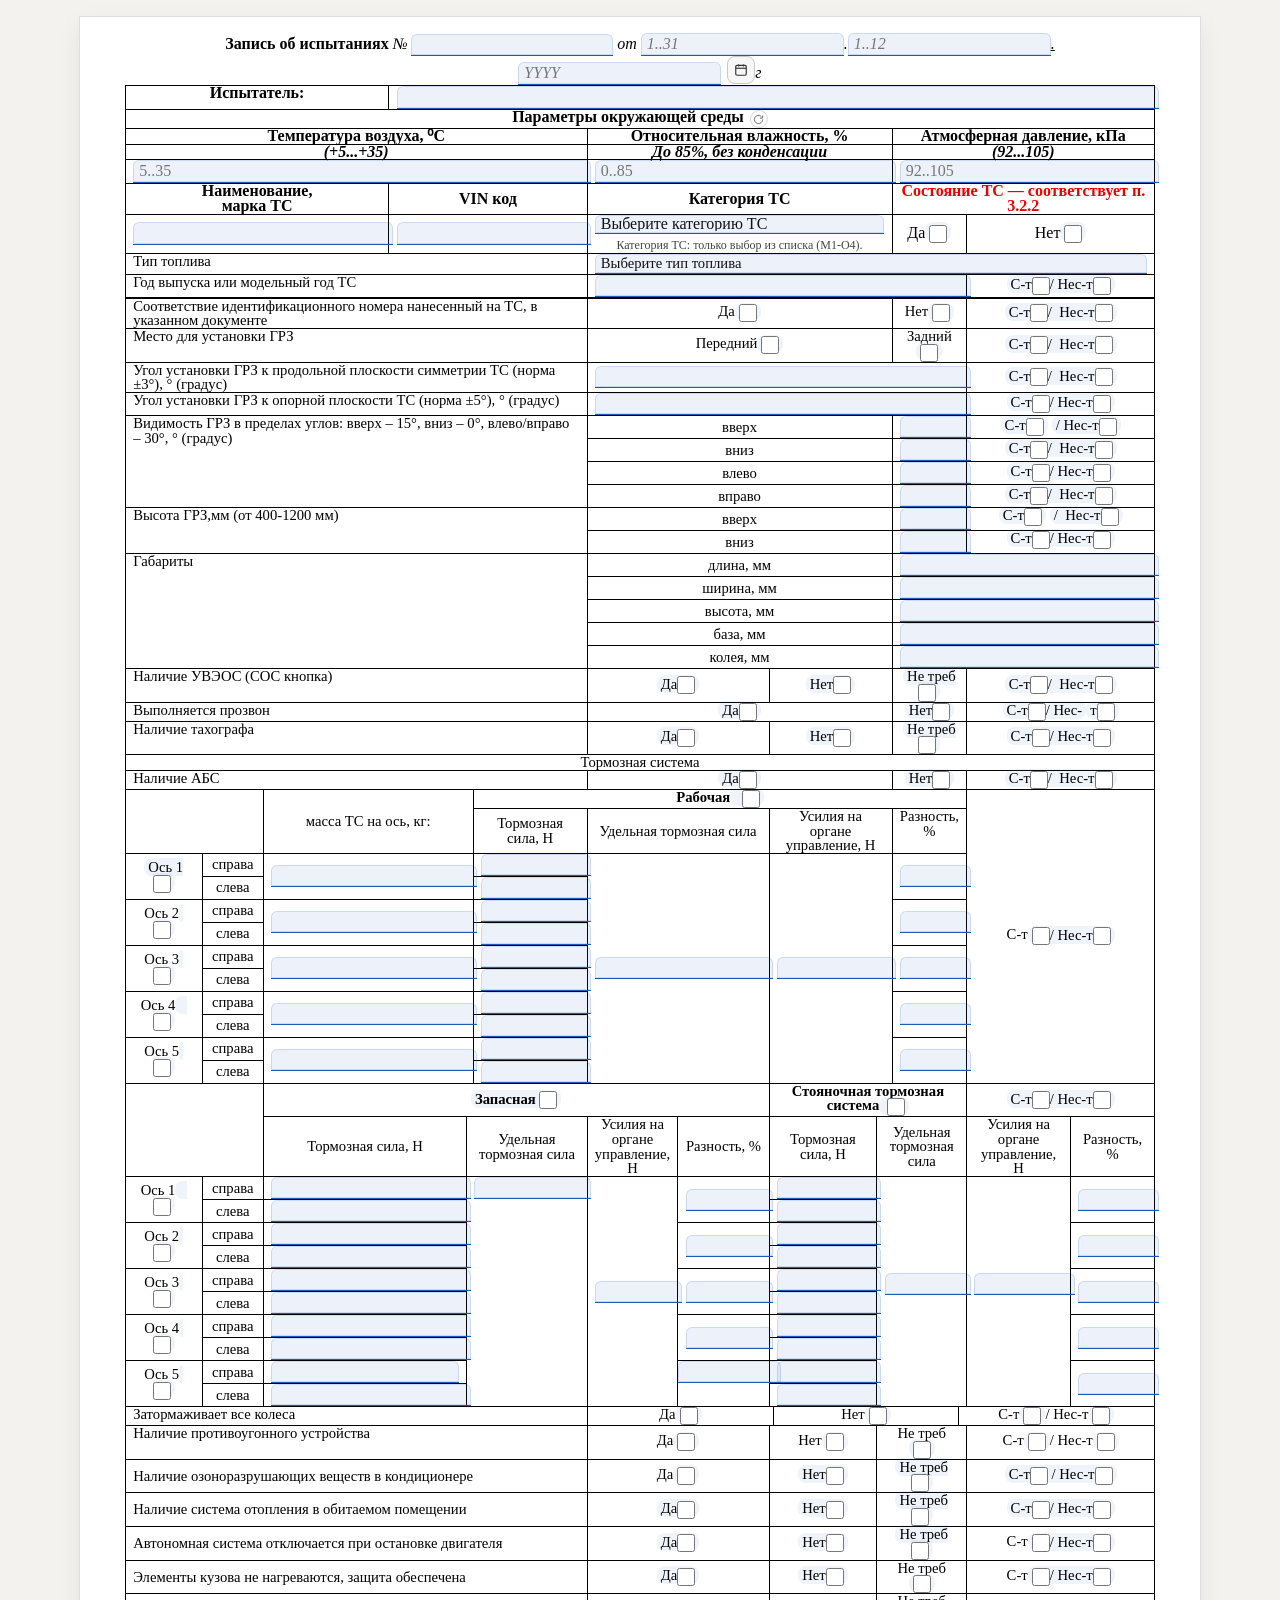
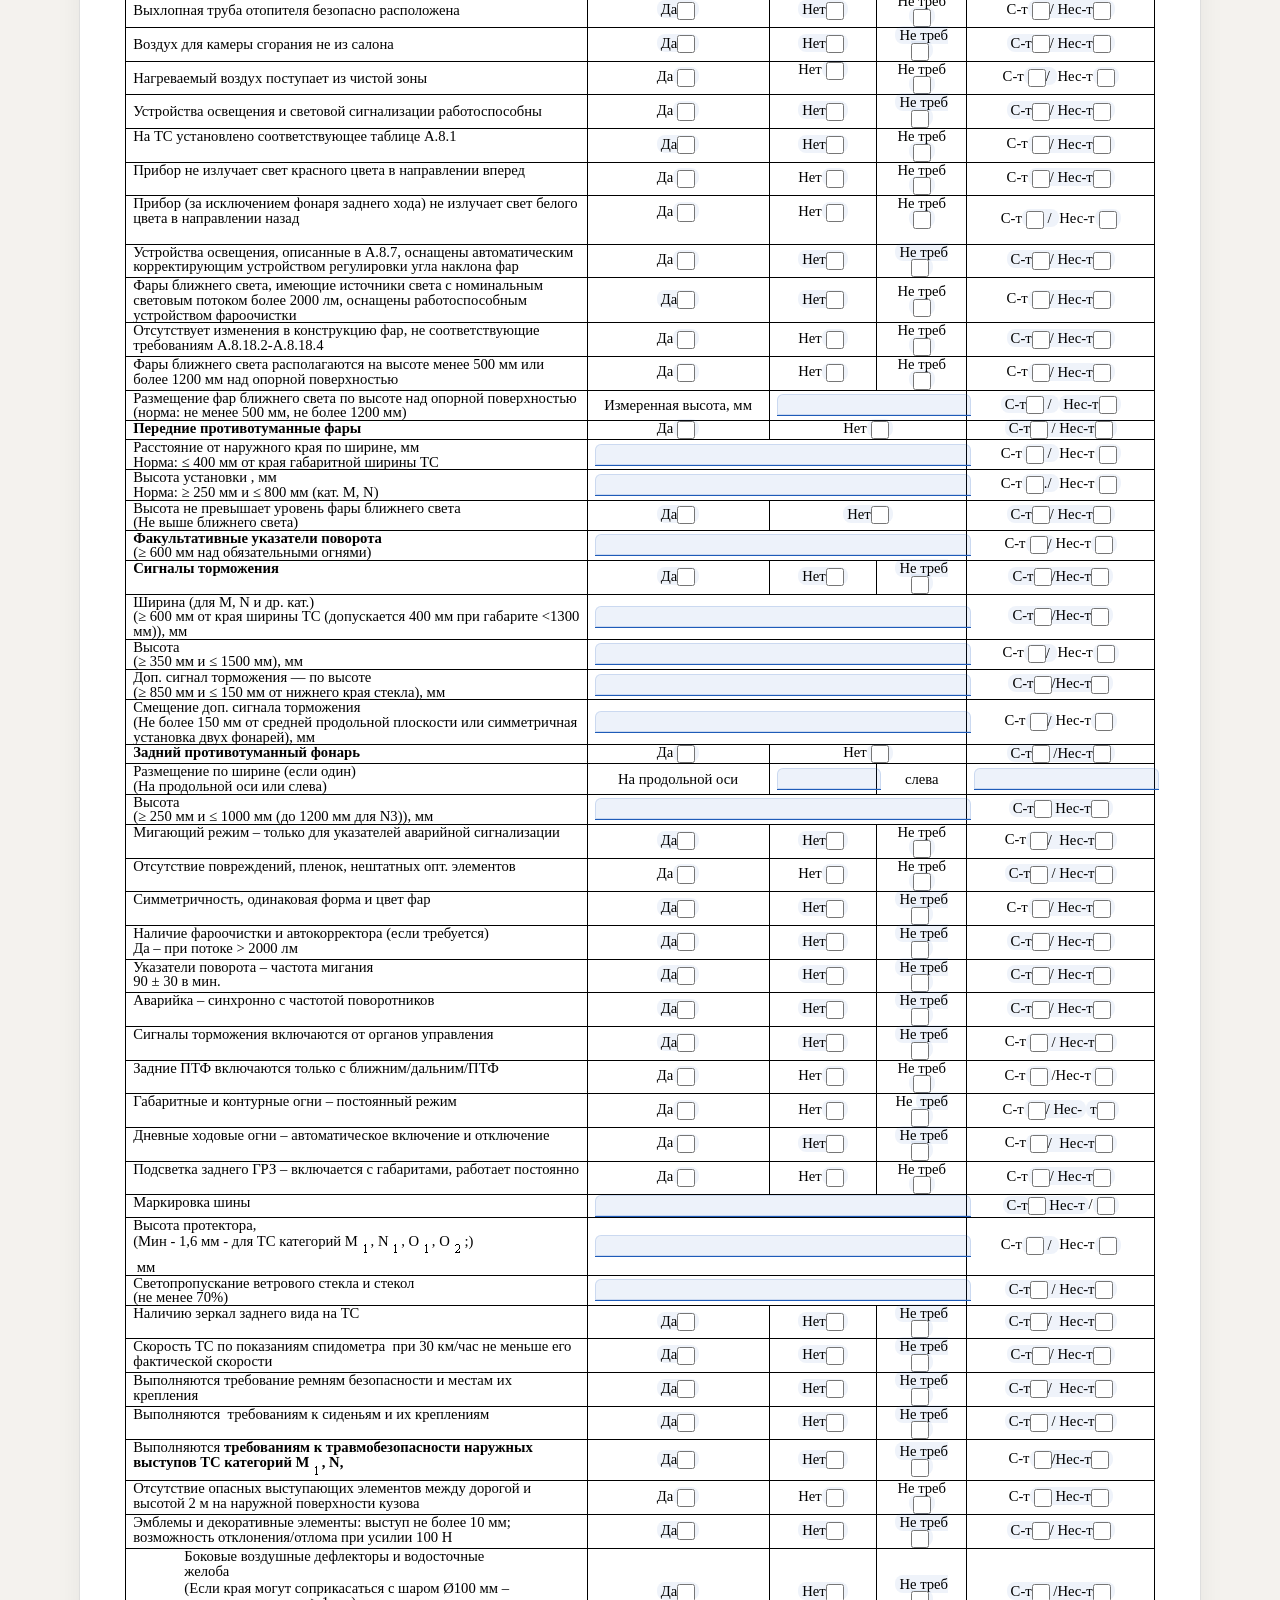
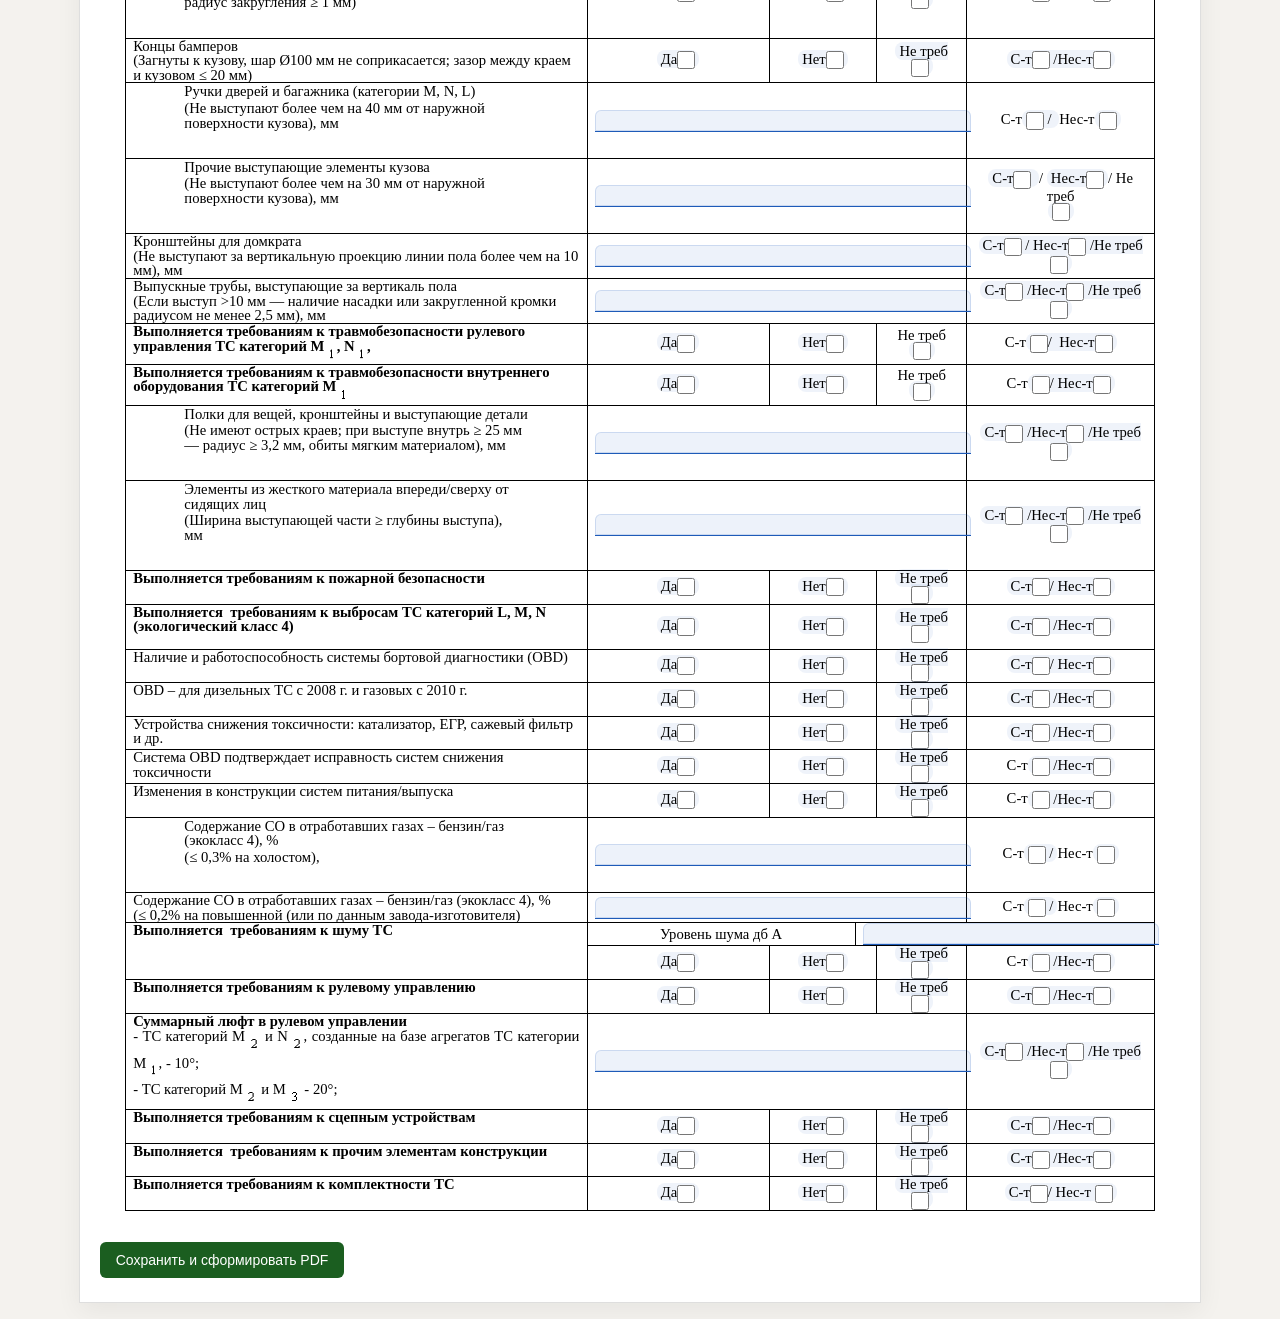
<file: templates/testlog/form_rawBEFOREOPTIMIZATION.html>
<?xml version="1.0" encoding="UTF-8"?>
<!DOCTYPE html PUBLIC "-//W3C//DTD XHTML 1.1 plus MathML 2.0//EN" "http://www.w3.org/Math/DTD/mathml2/xhtml-math11-f.dtd">
<html xmlns="http://www.w3.org/1999/xhtml" lang="ru-RU">
<!--This file was converted to xhtml by LibreOffice - see https://cgit.freedesktop.org/libreoffice/core/tree/filter/source/xslt for the code.-->

<head profile="http://dublincore.org/documents/dcmi-terms/">
<meta http-equiv="Content-Type" content="application/xhtml+xml; charset=utf-8"/>
<title xml:lang="ru-RU">Запись</title>
<meta name="DCTERMS.title" content="" xml:lang="ru-RU"/>

<meta name="DCTERMS.language" content="ru-RU" scheme="DCTERMS.RFC4646"/>
<meta name="DCTERMS.source" content="http://xml.openoffice.org/odf2xhtml"/>
<meta name="DCTERMS.creator" content="Нуржан Досмайлов"/>
<meta name="DCTERMS.issued" content="2026-02-18T06:06:00" scheme="DCTERMS.W3CDTF"/>

<meta name="DCTERMS.modified" content="2026-02-18T12:30:31.229713800" scheme="DCTERMS.W3CDTF"/>


<meta name="xsl:vendor" content="libxslt"/>
<link rel="schema.DC" href="http://purl.org/dc/elements/1.1/" hreflang="en"/>
<link rel="schema.DCTERMS" href="http://purl.org/dc/terms/" hreflang="en"/>
<link rel="schema.DCTYPE" href="http://purl.org/dc/dcmitype/" hreflang="en"/>
<link rel="schema.DCAM" href="http://purl.org/dc/dcam/" hreflang="en"/>

<style>
    table { border-collapse:collapse; border-spacing:0; empty-cells:show }
    td, th { vertical-align:top; font-size:12pt;}
    h1, h2, h3, h4, h5, h6 { clear:both;}
    ol, ul { margin:0; padding:0;}
    li { list-style: none; margin:0; padding:0;}
    span.footnodeNumber { padding-right:1em; }
    span.annotation_style_by_filter { font-size:95%; font-family:Arial; background-color:#fff000;  margin:0; border:0; padding:0;  }
    span.heading_numbering { margin-right: 0.8rem; }* { margin:0;}
    .graphic-fr1{ background-color:transparent; font-size:11pt; font-family:Aptos; text-align:center; vertical-align:top; writing-mode:horizontal-tb; direction:ltr; border-top-style:none; border-left-style:none; border-bottom-style:none; border-right-style:none; margin-left:0cm; margin-right:0cm; margin-top:0cm; margin-bottom:0cm; padding:0cm; }
    .paragraph-Header{ font-size:11pt; line-height:100%; margin-bottom:0cm; margin-top:0cm; text-align:left ! important; font-family:Aptos; writing-mode:horizontal-tb; direction:ltr; }
    .paragraph-P1{ font-size:12pt; line-height:100%; margin-bottom:0cm; margin-top:0cm; text-align:center ! important; font-family:'Times New Roman'; writing-mode:horizontal-tb; direction:ltr; }
    .paragraph-P10{ font-size:11pt; line-height:100%; margin-bottom:0cm; margin-top:0cm; text-align:left ! important; font-family:Aptos; writing-mode:horizontal-tb; direction:ltr; }
    .paragraph-P11{ font-size:11pt; line-height:108%; margin-bottom:0.282cm; margin-top:0cm; text-align:left ! important; font-family:'Times New Roman'; writing-mode:horizontal-tb; direction:ltr; }
    .paragraph-P12{ font-size:1pt; line-height:108%; margin-bottom:0cm; margin-top:0cm; text-align:left ! important; font-family:Aptos; writing-mode:horizontal-tb; direction:ltr; }
    .paragraph-P13{ font-size:11pt; line-height:100%; margin-bottom:0cm; margin-top:0cm; text-align:left ! important; font-family:'Times New Roman'; writing-mode:horizontal-tb; direction:ltr; }
    .paragraph-P14{ font-size:11pt; line-height:100%; margin-bottom:0cm; margin-top:0cm; text-align:left ! important; font-family:'Times New Roman'; writing-mode:horizontal-tb; direction:ltr; }
    .paragraph-P2{ font-size:11pt; line-height:100%; margin-bottom:0cm; margin-top:0cm; text-align:center ! important; font-family:Aptos; writing-mode:horizontal-tb; direction:ltr; }
    .paragraph-P3{ font-size:12pt; line-height:100%; margin-bottom:0cm; margin-top:0cm; text-align:center ! important; font-family:'Times New Roman'; writing-mode:horizontal-tb; direction:ltr; }
    .paragraph-P4{ font-size:11pt; line-height:100%; margin-bottom:0cm; margin-top:0cm; text-align:center ! important; font-family:Aptos; writing-mode:horizontal-tb; direction:ltr; }
    .paragraph-P5{ font-size:11pt; line-height:100%; margin-bottom:0cm; margin-top:0cm; text-align:left ! important; font-family:Aptos; writing-mode:horizontal-tb; direction:ltr; }
    .paragraph-P6{ font-size:11pt; line-height:100%; margin-bottom:0cm; margin-top:0cm; text-align:center ! important; font-family:'Times New Roman'; writing-mode:horizontal-tb; direction:ltr; }
    .paragraph-P7{ font-size:11pt; line-height:100%; margin-bottom:0cm; margin-top:0cm; text-align:center ! important; font-family:'Times New Roman'; writing-mode:horizontal-tb; direction:ltr; }
    .paragraph-P8{ font-size:11pt; line-height:100%; margin-bottom:0cm; margin-top:0cm; text-align:center ! important; font-family:'Times New Roman'; writing-mode:horizontal-tb; direction:ltr; }
    .paragraph-P9{ font-size:10pt; margin-bottom:0cm; margin-top:0cm; text-align:justify ! important; font-family:Arial; writing-mode:horizontal-tb; direction:ltr; }
    .table-Таблица1{ width:9.148cm; margin-left:0cm; margin-top:0cm; margin-bottom:0cm; margin-right:auto;writing-mode:horizontal-tb; direction:ltr;}
    .table-Таблица2{ width:9.148cm; margin-left:0cm; margin-top:0cm; margin-bottom:0cm; margin-right:auto;writing-mode:horizontal-tb; direction:ltr;}
    .table-Таблица3{ width:9.148cm; margin-left:0cm; margin-top:0cm; margin-bottom:0cm; margin-right:auto;writing-mode:horizontal-tb; direction:ltr;}
    .table-Таблица4{ width:9.148cm; margin-left:0cm; margin-top:0cm; margin-bottom:0cm; margin-right:auto;writing-mode:horizontal-tb; direction:ltr;}
    .table-Таблица5{ width:9.148cm; margin-left:0cm; margin-top:0cm; margin-bottom:0cm; margin-right:auto;writing-mode:horizontal-tb; direction:ltr;}
    .table-Таблица6{ width:9.148cm; margin-left:0cm; margin-top:0cm; margin-bottom:0cm; margin-right:auto;writing-mode:horizontal-tb; direction:ltr;}
    .table-Таблица7{ width:24.897cm; margin-left:0cm; margin-top:0cm; margin-bottom:0cm; margin-right:auto;writing-mode:horizontal-tb; direction:ltr;}
    .table-Таблица9{ width:27.256cm; margin-left:-0.751cm; margin-top:0cm; margin-bottom:0cm; margin-right:auto;writing-mode:horizontal-tb; direction:ltr; }
    .cell-Таблица1_A1{ border-top-style:none; border-left-style:none; border-bottom-style:none; border-right-style:none; vertical-align:middle; padding:0.026cm; }
    .cell-Таблица2_A1{ border-top-style:none; border-left-style:none; border-bottom-style:none; border-right-style:none; vertical-align:middle; padding:0.026cm; }
    .cell-Таблица2_B1{ border-top-style:none; border-left-style:none; border-bottom-style:none; border-right-style:none; padding:0.026cm; }
    .cell-Таблица3_A1{ border-top-style:none; border-left-style:none; border-bottom-style:none; border-right-style:none; vertical-align:middle; padding:0.026cm; }
    .cell-Таблица3_B1{ border-top-style:none; border-left-style:none; border-bottom-style:none; border-right-style:none; padding:0.026cm; }
    .cell-Таблица4_A1{ border-top-style:none; border-left-style:none; border-bottom-style:none; border-right-style:none; vertical-align:middle; padding:0.026cm; }
    .cell-Таблица5_A1{ border-top-style:none; border-left-style:none; border-bottom-style:none; border-right-style:none; vertical-align:middle; padding:0.026cm; }
    .cell-Таблица5_B2{ border-top-style:none; border-left-style:none; border-bottom-style:none; border-right-style:none; padding:0.026cm; }
    .cell-Таблица6_A1{ border-top-style:none; border-left-style:none; border-bottom-style:none; border-right-style:none; vertical-align:middle; padding:0.026cm; }
    .cell-Таблица7_A1{ vertical-align:middle; padding-left:0.191cm; padding-right:0.191cm; padding-top:0cm; padding-bottom:0cm; border-left-width:0.0176cm; border-left-style:solid; border-left-color:#000000; border-right-width:0.0176cm; border-right-style:solid; border-right-color:#000000; border-top-width:0.0176cm; border-top-style:solid; border-top-color:#000000; border-bottom-width:0.0265cm; border-bottom-style:solid; border-bottom-color:#000000; }
    .cell-Таблица7_A2{ vertical-align:middle; padding-left:0.191cm; padding-right:0.191cm; padding-top:0cm; padding-bottom:0cm; border-left-width:0.0176cm; border-left-style:solid; border-left-color:#000000; border-right-width:0.0265cm; border-right-style:solid; border-right-color:#000000; border-top-width:0.0265cm; border-top-style:solid; border-top-color:#000000; border-bottom-width:0.0176cm; border-bottom-style:solid; border-bottom-color:#000000; }
    .cell-Таблица7_B2{ vertical-align:middle; padding-left:0.191cm; padding-right:0.191cm; padding-top:0cm; padding-bottom:0cm; border-left-width:0.0265cm; border-left-style:solid; border-left-color:#000000; border-right-width:0.0265cm; border-right-style:solid; border-right-color:#000000; border-top-width:0.0265cm; border-top-style:solid; border-top-color:#000000; border-bottom-width:0.0176cm; border-bottom-style:solid; border-bottom-color:#000000; }
    .cell-Таблица7_C2{ vertical-align:middle; padding-left:0.191cm; padding-right:0.191cm; padding-top:0cm; padding-bottom:0cm; border-left-width:0.0265cm; border-left-style:solid; border-left-color:#000000; border-right-width:0.0176cm; border-right-style:solid; border-right-color:#000000; border-top-width:0.0265cm; border-top-style:solid; border-top-color:#000000; border-bottom-width:0.0176cm; border-bottom-style:solid; border-bottom-color:#000000; }
    .cell-Таблица9_A1{ vertical-align:middle; padding-left:0.191cm; padding-right:0.191cm; padding-top:0cm; padding-bottom:0cm; border-left-style:none; border-right-style:none; border-top-style:none; border-bottom-width:0.0176cm; border-bottom-style:solid; border-bottom-color:#000000; writing-mode:horizontal-tb; direction:ltr; }
    .cell-Таблица9_A10{ border-top-width:0.0176cm; border-top-style:solid; border-top-color:#000000; border-left-width:0.0176cm; border-left-style:solid; border-left-color:#000000; border-bottom-width:0.0176cm; border-bottom-style:solid; border-bottom-color:#000000; border-right-width:0.0176cm; border-right-style:solid; border-right-color:#000000; padding-left:0.191cm; padding-right:0.191cm; padding-top:0cm; padding-bottom:0cm; writing-mode:horizontal-tb; direction:ltr; }
    .cell-Таблица9_A100{ border-top-width:0.0176cm; border-top-style:solid; border-top-color:#000000; border-left-width:0.0176cm; border-left-style:solid; border-left-color:#000000; border-bottom-width:0.0176cm; border-bottom-style:solid; border-bottom-color:#000000; border-right-width:0.0176cm; border-right-style:solid; border-right-color:#000000; padding-left:0.191cm; padding-right:0.191cm; padding-top:0cm; padding-bottom:0cm; writing-mode:horizontal-tb; direction:ltr; }
    .cell-Таблица9_A101{ border-top-width:0.0176cm; border-top-style:solid; border-top-color:#000000; border-left-width:0.0176cm; border-left-style:solid; border-left-color:#000000; border-bottom-width:0.0176cm; border-bottom-style:solid; border-bottom-color:#000000; border-right-width:0.0176cm; border-right-style:solid; border-right-color:#000000; padding-left:0.191cm; padding-right:0.191cm; padding-top:0cm; padding-bottom:0cm; writing-mode:horizontal-tb; direction:ltr; }
    .cell-Таблица9_A102{ border-top-width:0.0176cm; border-top-style:solid; border-top-color:#000000; border-left-width:0.0176cm; border-left-style:solid; border-left-color:#000000; border-bottom-width:0.0176cm; border-bottom-style:solid; border-bottom-color:#000000; border-right-width:0.0176cm; border-right-style:solid; border-right-color:#000000; padding-left:0.191cm; padding-right:0.191cm; padding-top:0cm; padding-bottom:0cm; writing-mode:horizontal-tb; direction:ltr; }
    .cell-Таблица9_A103{ border-top-width:0.0176cm; border-top-style:solid; border-top-color:#000000; border-left-width:0.0176cm; border-left-style:solid; border-left-color:#000000; border-bottom-width:0.0176cm; border-bottom-style:solid; border-bottom-color:#000000; border-right-width:0.0176cm; border-right-style:solid; border-right-color:#000000; padding-left:0.191cm; padding-right:0.191cm; padding-top:0cm; padding-bottom:0cm; writing-mode:horizontal-tb; direction:ltr; }
    .cell-Таблица9_A104{ border-top-width:0.0176cm; border-top-style:solid; border-top-color:#000000; border-left-width:0.0176cm; border-left-style:solid; border-left-color:#000000; border-bottom-width:0.0176cm; border-bottom-style:solid; border-bottom-color:#000000; border-right-width:0.0176cm; border-right-style:solid; border-right-color:#000000; padding-left:0.191cm; padding-right:0.191cm; padding-top:0cm; padding-bottom:0cm; writing-mode:horizontal-tb; direction:ltr; }
    .cell-Таблица9_A105{ border-top-width:0.0176cm; border-top-style:solid; border-top-color:#000000; border-left-width:0.0176cm; border-left-style:solid; border-left-color:#000000; border-bottom-width:0.0176cm; border-bottom-style:solid; border-bottom-color:#000000; border-right-width:0.0176cm; border-right-style:solid; border-right-color:#000000; padding-left:0.191cm; padding-right:0.191cm; padding-top:0cm; padding-bottom:0cm; writing-mode:horizontal-tb; direction:ltr; }
    .cell-Таблица9_A106{ border-top-width:0.0176cm; border-top-style:solid; border-top-color:#000000; border-left-width:0.0176cm; border-left-style:solid; border-left-color:#000000; border-bottom-width:0.0176cm; border-bottom-style:solid; border-bottom-color:#000000; border-right-width:0.0176cm; border-right-style:solid; border-right-color:#000000; padding-left:0.191cm; padding-right:0.191cm; padding-top:0cm; padding-bottom:0cm; writing-mode:horizontal-tb; direction:ltr; }
    .cell-Таблица9_A107{ border-top-width:0.0176cm; border-top-style:solid; border-top-color:#000000; border-left-width:0.0176cm; border-left-style:solid; border-left-color:#000000; border-bottom-width:0.0176cm; border-bottom-style:solid; border-bottom-color:#000000; border-right-width:0.0176cm; border-right-style:solid; border-right-color:#000000; padding-left:0.191cm; padding-right:0.191cm; padding-top:0cm; padding-bottom:0cm; writing-mode:horizontal-tb; direction:ltr; }
    .cell-Таблица9_A108{ border-top-width:0.0176cm; border-top-style:solid; border-top-color:#000000; border-left-width:0.0176cm; border-left-style:solid; border-left-color:#000000; border-bottom-width:0.0176cm; border-bottom-style:solid; border-bottom-color:#000000; border-right-width:0.0176cm; border-right-style:solid; border-right-color:#000000; padding-left:0.191cm; padding-right:0.191cm; padding-top:0cm; padding-bottom:0cm; writing-mode:horizontal-tb; direction:ltr; }
    .cell-Таблица9_A109{ border-top-width:0.0176cm; border-top-style:solid; border-top-color:#000000; border-left-width:0.0176cm; border-left-style:solid; border-left-color:#000000; border-bottom-width:0.0176cm; border-bottom-style:solid; border-bottom-color:#000000; border-right-width:0.0176cm; border-right-style:solid; border-right-color:#000000; padding-left:0.191cm; padding-right:0.191cm; padding-top:0cm; padding-bottom:0cm; writing-mode:horizontal-tb; direction:ltr; }
    .cell-Таблица9_A11{ border-top-width:0.0176cm; border-top-style:solid; border-top-color:#000000; border-left-width:0.0176cm; border-left-style:solid; border-left-color:#000000; border-bottom-width:0.0176cm; border-bottom-style:solid; border-bottom-color:#000000; border-right-width:0.0176cm; border-right-style:solid; border-right-color:#000000; padding-left:0.191cm; padding-right:0.191cm; padding-top:0cm; padding-bottom:0cm; writing-mode:horizontal-tb; direction:ltr; }
    .cell-Таблица9_A110{ border-top-width:0.0176cm; border-top-style:solid; border-top-color:#000000; border-left-width:0.0176cm; border-left-style:solid; border-left-color:#000000; border-bottom-width:0.0176cm; border-bottom-style:solid; border-bottom-color:#000000; border-right-width:0.0176cm; border-right-style:solid; border-right-color:#000000; padding-left:0.191cm; padding-right:0.191cm; padding-top:0cm; padding-bottom:0cm; writing-mode:horizontal-tb; direction:ltr; }
    .cell-Таблица9_A111{ border-top-width:0.0176cm; border-top-style:solid; border-top-color:#000000; border-left-width:0.0176cm; border-left-style:solid; border-left-color:#000000; border-bottom-width:0.0176cm; border-bottom-style:solid; border-bottom-color:#000000; border-right-width:0.0176cm; border-right-style:solid; border-right-color:#000000; padding-left:0.191cm; padding-right:0.191cm; padding-top:0cm; padding-bottom:0cm; writing-mode:horizontal-tb; direction:ltr; }
    .cell-Таблица9_A112{ border-top-width:0.0176cm; border-top-style:solid; border-top-color:#000000; border-left-width:0.0176cm; border-left-style:solid; border-left-color:#000000; border-bottom-width:0.0176cm; border-bottom-style:solid; border-bottom-color:#000000; border-right-width:0.0176cm; border-right-style:solid; border-right-color:#000000; padding-left:0.191cm; padding-right:0.191cm; padding-top:0cm; padding-bottom:0cm; writing-mode:horizontal-tb; direction:ltr; }
    .cell-Таблица9_A113{ border-top-width:0.0176cm; border-top-style:solid; border-top-color:#000000; border-left-width:0.0176cm; border-left-style:solid; border-left-color:#000000; border-bottom-width:0.0176cm; border-bottom-style:solid; border-bottom-color:#000000; border-right-width:0.0176cm; border-right-style:solid; border-right-color:#000000; padding-left:0.191cm; padding-right:0.191cm; padding-top:0cm; padding-bottom:0cm; writing-mode:horizontal-tb; direction:ltr; }
    .cell-Таблица9_A114{ border-top-width:0.0176cm; border-top-style:solid; border-top-color:#000000; border-left-width:0.0176cm; border-left-style:solid; border-left-color:#000000; border-bottom-width:0.0176cm; border-bottom-style:solid; border-bottom-color:#000000; border-right-width:0.0176cm; border-right-style:solid; border-right-color:#000000; padding-left:0.191cm; padding-right:0.191cm; padding-top:0cm; padding-bottom:0cm; writing-mode:horizontal-tb; direction:ltr; }
    .cell-Таблица9_A115{ border-top-width:0.0176cm; border-top-style:solid; border-top-color:#000000; border-left-width:0.0176cm; border-left-style:solid; border-left-color:#000000; border-bottom-width:0.0176cm; border-bottom-style:solid; border-bottom-color:#000000; border-right-width:0.0176cm; border-right-style:solid; border-right-color:#000000; padding-left:0.191cm; padding-right:0.191cm; padding-top:0cm; padding-bottom:0cm; writing-mode:horizontal-tb; direction:ltr; }
    .cell-Таблица9_A116{ border-top-width:0.0176cm; border-top-style:solid; border-top-color:#000000; border-left-width:0.0176cm; border-left-style:solid; border-left-color:#000000; border-bottom-width:0.0176cm; border-bottom-style:solid; border-bottom-color:#000000; border-right-width:0.0176cm; border-right-style:solid; border-right-color:#000000; padding-left:0.191cm; padding-right:0.191cm; padding-top:0cm; padding-bottom:0cm; writing-mode:horizontal-tb; direction:ltr; }
    .cell-Таблица9_A117{ border-top-width:0.0176cm; border-top-style:solid; border-top-color:#000000; border-left-width:0.0176cm; border-left-style:solid; border-left-color:#000000; border-bottom-width:0.0176cm; border-bottom-style:solid; border-bottom-color:#000000; border-right-width:0.0176cm; border-right-style:solid; border-right-color:#000000; padding-left:0.191cm; padding-right:0.191cm; padding-top:0cm; padding-bottom:0cm; writing-mode:horizontal-tb; direction:ltr; }
    .cell-Таблица9_A118{ border-top-width:0.0176cm; border-top-style:solid; border-top-color:#000000; border-left-width:0.0176cm; border-left-style:solid; border-left-color:#000000; border-bottom-width:0.0176cm; border-bottom-style:solid; border-bottom-color:#000000; border-right-width:0.0176cm; border-right-style:solid; border-right-color:#000000; padding-left:0.191cm; padding-right:0.191cm; padding-top:0cm; padding-bottom:0cm; writing-mode:horizontal-tb; direction:ltr; }
    .cell-Таблица9_A119{ border-top-width:0.0176cm; border-top-style:solid; border-top-color:#000000; border-left-width:0.0176cm; border-left-style:solid; border-left-color:#000000; border-bottom-width:0.0176cm; border-bottom-style:solid; border-bottom-color:#000000; border-right-width:0.0176cm; border-right-style:solid; border-right-color:#000000; padding-left:0.191cm; padding-right:0.191cm; padding-top:0cm; padding-bottom:0cm; writing-mode:horizontal-tb; direction:ltr; }
    .cell-Таблица9_A12{ border-top-width:0.0176cm; border-top-style:solid; border-top-color:#000000; border-left-width:0.0176cm; border-left-style:solid; border-left-color:#000000; border-bottom-width:0.0176cm; border-bottom-style:solid; border-bottom-color:#000000; border-right-width:0.0176cm; border-right-style:solid; border-right-color:#000000; padding-left:0.191cm; padding-right:0.191cm; padding-top:0cm; padding-bottom:0cm; writing-mode:horizontal-tb; direction:ltr; }
    .cell-Таблица9_A120{ border-top-width:0.0176cm; border-top-style:solid; border-top-color:#000000; border-left-width:0.0176cm; border-left-style:solid; border-left-color:#000000; border-bottom-width:0.0176cm; border-bottom-style:solid; border-bottom-color:#000000; border-right-width:0.0176cm; border-right-style:solid; border-right-color:#000000; padding-left:0.191cm; padding-right:0.191cm; padding-top:0cm; padding-bottom:0cm; writing-mode:horizontal-tb; direction:ltr; }
    .cell-Таблица9_A121{ border-top-width:0.0176cm; border-top-style:solid; border-top-color:#000000; border-left-width:0.0176cm; border-left-style:solid; border-left-color:#000000; border-bottom-width:0.0176cm; border-bottom-style:solid; border-bottom-color:#000000; border-right-width:0.0176cm; border-right-style:solid; border-right-color:#000000; padding-left:0.191cm; padding-right:0.191cm; padding-top:0cm; padding-bottom:0cm; writing-mode:horizontal-tb; direction:ltr; }
    .cell-Таблица9_A122{ border-top-width:0.0176cm; border-top-style:solid; border-top-color:#000000; border-left-width:0.0176cm; border-left-style:solid; border-left-color:#000000; border-bottom-width:0.0176cm; border-bottom-style:solid; border-bottom-color:#000000; border-right-width:0.0176cm; border-right-style:solid; border-right-color:#000000; padding-left:0.191cm; padding-right:0.191cm; padding-top:0cm; padding-bottom:0cm; writing-mode:horizontal-tb; direction:ltr; }
    .cell-Таблица9_A123{ border-top-width:0.0176cm; border-top-style:solid; border-top-color:#000000; border-left-width:0.0176cm; border-left-style:solid; border-left-color:#000000; border-bottom-width:0.0176cm; border-bottom-style:solid; border-bottom-color:#000000; border-right-width:0.0176cm; border-right-style:solid; border-right-color:#000000; padding-left:0.191cm; padding-right:0.191cm; padding-top:0cm; padding-bottom:0cm; writing-mode:horizontal-tb; direction:ltr; }
    .cell-Таблица9_A124{ border-top-width:0.0176cm; border-top-style:solid; border-top-color:#000000; border-left-width:0.0176cm; border-left-style:solid; border-left-color:#000000; border-bottom-width:0.0176cm; border-bottom-style:solid; border-bottom-color:#000000; border-right-width:0.0176cm; border-right-style:solid; border-right-color:#000000; padding-left:0.191cm; padding-right:0.191cm; padding-top:0cm; padding-bottom:0cm; writing-mode:horizontal-tb; direction:ltr; }
    .cell-Таблица9_A125{ border-top-width:0.0176cm; border-top-style:solid; border-top-color:#000000; border-left-width:0.0176cm; border-left-style:solid; border-left-color:#000000; border-bottom-width:0.0176cm; border-bottom-style:solid; border-bottom-color:#000000; border-right-width:0.0176cm; border-right-style:solid; border-right-color:#000000; padding-left:0.191cm; padding-right:0.191cm; padding-top:0cm; padding-bottom:0cm; writing-mode:horizontal-tb; direction:ltr; }
    .cell-Таблица9_A126{ border-top-width:0.0176cm; border-top-style:solid; border-top-color:#000000; border-left-width:0.0176cm; border-left-style:solid; border-left-color:#000000; border-bottom-width:0.0176cm; border-bottom-style:solid; border-bottom-color:#000000; border-right-width:0.0176cm; border-right-style:solid; border-right-color:#000000; padding-left:0.191cm; padding-right:0.191cm; padding-top:0cm; padding-bottom:0cm; writing-mode:horizontal-tb; direction:ltr; }
    .cell-Таблица9_A127{ border-top-width:0.0176cm; border-top-style:solid; border-top-color:#000000; border-left-width:0.0176cm; border-left-style:solid; border-left-color:#000000; border-bottom-width:0.0176cm; border-bottom-style:solid; border-bottom-color:#000000; border-right-width:0.0176cm; border-right-style:solid; border-right-color:#000000; padding-left:0.191cm; padding-right:0.191cm; padding-top:0cm; padding-bottom:0cm; writing-mode:horizontal-tb; direction:ltr; }
    .cell-Таблица9_A128{ border-top-width:0.0176cm; border-top-style:solid; border-top-color:#000000; border-left-width:0.0176cm; border-left-style:solid; border-left-color:#000000; border-bottom-width:0.0176cm; border-bottom-style:solid; border-bottom-color:#000000; border-right-width:0.0176cm; border-right-style:solid; border-right-color:#000000; padding-left:0.191cm; padding-right:0.191cm; padding-top:0cm; padding-bottom:0cm; writing-mode:horizontal-tb; direction:ltr; }
    .cell-Таблица9_A129{ border-top-width:0.0176cm; border-top-style:solid; border-top-color:#000000; border-left-width:0.0176cm; border-left-style:solid; border-left-color:#000000; border-bottom-width:0.0176cm; border-bottom-style:solid; border-bottom-color:#000000; border-right-width:0.0176cm; border-right-style:solid; border-right-color:#000000; padding-left:0.191cm; padding-right:0.191cm; padding-top:0cm; padding-bottom:0cm; writing-mode:horizontal-tb; direction:ltr; }
    .cell-Таблица9_A13{ border-top-width:0.0176cm; border-top-style:solid; border-top-color:#000000; border-left-width:0.0176cm; border-left-style:solid; border-left-color:#000000; border-bottom-width:0.0176cm; border-bottom-style:solid; border-bottom-color:#000000; border-right-width:0.0176cm; border-right-style:solid; border-right-color:#000000; padding-left:0.191cm; padding-right:0.191cm; padding-top:0cm; padding-bottom:0cm; writing-mode:horizontal-tb; direction:ltr; }
    .cell-Таблица9_A130{ border-top-width:0.0176cm; border-top-style:solid; border-top-color:#000000; border-left-width:0.0176cm; border-left-style:solid; border-left-color:#000000; border-bottom-width:0.0176cm; border-bottom-style:solid; border-bottom-color:#000000; border-right-width:0.0176cm; border-right-style:solid; border-right-color:#000000; padding-left:0.191cm; padding-right:0.191cm; padding-top:0cm; padding-bottom:0cm; writing-mode:horizontal-tb; direction:ltr; }
    .cell-Таблица9_A131{ border-top-width:0.0176cm; border-top-style:solid; border-top-color:#000000; border-left-width:0.0176cm; border-left-style:solid; border-left-color:#000000; border-bottom-width:0.0176cm; border-bottom-style:solid; border-bottom-color:#000000; border-right-width:0.0176cm; border-right-style:solid; border-right-color:#000000; padding-left:0.191cm; padding-right:0.191cm; padding-top:0cm; padding-bottom:0cm; writing-mode:horizontal-tb; direction:ltr; }
    .cell-Таблица9_A132{ border-top-width:0.0176cm; border-top-style:solid; border-top-color:#000000; border-left-width:0.0176cm; border-left-style:solid; border-left-color:#000000; border-bottom-width:0.0176cm; border-bottom-style:solid; border-bottom-color:#000000; border-right-width:0.0176cm; border-right-style:solid; border-right-color:#000000; padding-left:0.191cm; padding-right:0.191cm; padding-top:0cm; padding-bottom:0cm; writing-mode:horizontal-tb; direction:ltr; }
    .cell-Таблица9_A133{ border-top-width:0.0176cm; border-top-style:solid; border-top-color:#000000; border-left-width:0.0176cm; border-left-style:solid; border-left-color:#000000; border-bottom-width:0.0176cm; border-bottom-style:solid; border-bottom-color:#000000; border-right-width:0.0176cm; border-right-style:solid; border-right-color:#000000; padding-left:0.191cm; padding-right:0.191cm; padding-top:0cm; padding-bottom:0cm; writing-mode:horizontal-tb; direction:ltr; }
    .cell-Таблица9_A134{ border-top-width:0.0176cm; border-top-style:solid; border-top-color:#000000; border-left-width:0.0176cm; border-left-style:solid; border-left-color:#000000; border-bottom-width:0.0176cm; border-bottom-style:solid; border-bottom-color:#000000; border-right-width:0.0176cm; border-right-style:solid; border-right-color:#000000; padding-left:0.191cm; padding-right:0.191cm; padding-top:0cm; padding-bottom:0cm; writing-mode:horizontal-tb; direction:ltr; }
    .cell-Таблица9_A135{ border-top-width:0.0176cm; border-top-style:solid; border-top-color:#000000; border-left-width:0.0176cm; border-left-style:solid; border-left-color:#000000; border-bottom-width:0.0176cm; border-bottom-style:solid; border-bottom-color:#000000; border-right-width:0.0176cm; border-right-style:solid; border-right-color:#000000; padding-left:0.191cm; padding-right:0.191cm; padding-top:0cm; padding-bottom:0cm; writing-mode:horizontal-tb; direction:ltr; }
    .cell-Таблица9_A14{ border-top-width:0.0176cm; border-top-style:solid; border-top-color:#000000; border-left-width:0.0176cm; border-left-style:solid; border-left-color:#000000; border-bottom-width:0.0176cm; border-bottom-style:solid; border-bottom-color:#000000; border-right-width:0.0176cm; border-right-style:solid; border-right-color:#000000; padding-left:0.191cm; padding-right:0.191cm; padding-top:0cm; padding-bottom:0cm; writing-mode:horizontal-tb; direction:ltr; }
    .cell-Таблица9_A15{ border-top-width:0.0176cm; border-top-style:solid; border-top-color:#000000; border-left-width:0.0176cm; border-left-style:solid; border-left-color:#000000; border-bottom-width:0.0176cm; border-bottom-style:solid; border-bottom-color:#000000; border-right-width:0.0176cm; border-right-style:solid; border-right-color:#000000; padding-left:0.191cm; padding-right:0.191cm; padding-top:0cm; padding-bottom:0cm; writing-mode:horizontal-tb; direction:ltr; }
    .cell-Таблица9_A16{ border-top-width:0.0176cm; border-top-style:solid; border-top-color:#000000; border-left-width:0.0176cm; border-left-style:solid; border-left-color:#000000; border-bottom-width:0.0176cm; border-bottom-style:solid; border-bottom-color:#000000; border-right-width:0.0176cm; border-right-style:solid; border-right-color:#000000; padding-left:0.191cm; padding-right:0.191cm; padding-top:0cm; padding-bottom:0cm; writing-mode:horizontal-tb; direction:ltr; }
    .cell-Таблица9_A17{ border-top-width:0.0176cm; border-top-style:solid; border-top-color:#000000; border-left-width:0.0176cm; border-left-style:solid; border-left-color:#000000; border-bottom-width:0.0176cm; border-bottom-style:solid; border-bottom-color:#000000; border-right-width:0.0176cm; border-right-style:solid; border-right-color:#000000; padding-left:0.191cm; padding-right:0.191cm; padding-top:0cm; padding-bottom:0cm; writing-mode:horizontal-tb; direction:ltr; }
    .cell-Таблица9_A18{ border-top-width:0.0176cm; border-top-style:solid; border-top-color:#000000; border-left-width:0.0176cm; border-left-style:solid; border-left-color:#000000; border-bottom-width:0.0176cm; border-bottom-style:solid; border-bottom-color:#000000; border-right-width:0.0176cm; border-right-style:solid; border-right-color:#000000; padding-left:0.191cm; padding-right:0.191cm; padding-top:0cm; padding-bottom:0cm; writing-mode:horizontal-tb; direction:ltr; }
    .cell-Таблица9_A19{ border-top-width:0.0176cm; border-top-style:solid; border-top-color:#000000; border-left-width:0.0176cm; border-left-style:solid; border-left-color:#000000; border-bottom-width:0.0176cm; border-bottom-style:solid; border-bottom-color:#000000; border-right-width:0.0176cm; border-right-style:solid; border-right-color:#000000; padding-left:0.191cm; padding-right:0.191cm; padding-top:0cm; padding-bottom:0cm; writing-mode:horizontal-tb; direction:ltr; }
    .cell-Таблица9_A2{ border-top-width:0.0176cm; border-top-style:solid; border-top-color:#000000; border-left-width:0.0176cm; border-left-style:solid; border-left-color:#000000; border-bottom-width:0.0176cm; border-bottom-style:solid; border-bottom-color:#000000; border-right-width:0.0176cm; border-right-style:solid; border-right-color:#000000; padding-left:0.191cm; padding-right:0.191cm; padding-top:0cm; padding-bottom:0cm; writing-mode:horizontal-tb; direction:ltr; }
    .cell-Таблица9_A20{ border-top-width:0.0176cm; border-top-style:solid; border-top-color:#000000; border-left-width:0.0176cm; border-left-style:solid; border-left-color:#000000; border-bottom-width:0.0176cm; border-bottom-style:solid; border-bottom-color:#000000; border-right-width:0.0176cm; border-right-style:solid; border-right-color:#000000; padding-left:0.191cm; padding-right:0.191cm; padding-top:0cm; padding-bottom:0cm; writing-mode:horizontal-tb; direction:ltr; }
    .cell-Таблица9_A21{ border-top-width:0.0176cm; border-top-style:solid; border-top-color:#000000; border-left-width:0.0176cm; border-left-style:solid; border-left-color:#000000; border-bottom-width:0.0176cm; border-bottom-style:solid; border-bottom-color:#000000; border-right-width:0.0176cm; border-right-style:solid; border-right-color:#000000; padding-left:0.191cm; padding-right:0.191cm; padding-top:0cm; padding-bottom:0cm; writing-mode:horizontal-tb; direction:ltr; }
    .cell-Таблица9_A22{ border-top-width:0.0176cm; border-top-style:solid; border-top-color:#000000; border-left-width:0.0176cm; border-left-style:solid; border-left-color:#000000; border-bottom-width:0.0176cm; border-bottom-style:solid; border-bottom-color:#000000; border-right-width:0.0176cm; border-right-style:solid; border-right-color:#000000; padding-left:0.191cm; padding-right:0.191cm; padding-top:0cm; padding-bottom:0cm; writing-mode:horizontal-tb; direction:ltr; }
    .cell-Таблица9_A23{ border-top-width:0.0176cm; border-top-style:solid; border-top-color:#000000; border-left-width:0.0176cm; border-left-style:solid; border-left-color:#000000; border-bottom-width:0.0176cm; border-bottom-style:solid; border-bottom-color:#000000; border-right-width:0.0176cm; border-right-style:solid; border-right-color:#000000; padding-left:0.191cm; padding-right:0.191cm; padding-top:0cm; padding-bottom:0cm; writing-mode:horizontal-tb; direction:ltr; }
    .cell-Таблица9_A24{ border-top-width:0.0176cm; border-top-style:solid; border-top-color:#000000; border-left-width:0.0176cm; border-left-style:solid; border-left-color:#000000; border-bottom-width:0.0176cm; border-bottom-style:solid; border-bottom-color:#000000; border-right-width:0.0176cm; border-right-style:solid; border-right-color:#000000; padding-left:0.191cm; padding-right:0.191cm; padding-top:0cm; padding-bottom:0cm; writing-mode:horizontal-tb; direction:ltr; }
    .cell-Таблица9_A25{ border-top-width:0.0176cm; border-top-style:solid; border-top-color:#000000; border-left-width:0.0176cm; border-left-style:solid; border-left-color:#000000; border-bottom-width:0.0176cm; border-bottom-style:solid; border-bottom-color:#000000; border-right-width:0.0176cm; border-right-style:solid; border-right-color:#000000; padding-left:0.191cm; padding-right:0.191cm; padding-top:0cm; padding-bottom:0cm; writing-mode:horizontal-tb; direction:ltr; }
    .cell-Таблица9_A26{ border-top-width:0.0176cm; border-top-style:solid; border-top-color:#000000; border-left-width:0.0176cm; border-left-style:solid; border-left-color:#000000; border-bottom-width:0.0176cm; border-bottom-style:solid; border-bottom-color:#000000; border-right-width:0.0176cm; border-right-style:solid; border-right-color:#000000; padding-left:0.191cm; padding-right:0.191cm; padding-top:0cm; padding-bottom:0cm; writing-mode:horizontal-tb; direction:ltr; }
    .cell-Таблица9_A28{ border-top-width:0.0176cm; border-top-style:solid; border-top-color:#000000; border-left-width:0.0176cm; border-left-style:solid; border-left-color:#000000; border-bottom-width:0.0176cm; border-bottom-style:solid; border-bottom-color:#000000; border-right-width:0.0176cm; border-right-style:solid; border-right-color:#000000; padding-left:0.191cm; padding-right:0.191cm; padding-top:0cm; padding-bottom:0cm; writing-mode:horizontal-tb; direction:ltr; }
    .cell-Таблица9_A3{ border-top-width:0.0176cm; border-top-style:solid; border-top-color:#000000; border-left-width:0.0176cm; border-left-style:solid; border-left-color:#000000; border-bottom-width:0.0176cm; border-bottom-style:solid; border-bottom-color:#000000; border-right-width:0.0176cm; border-right-style:solid; border-right-color:#000000; padding-left:0.191cm; padding-right:0.191cm; padding-top:0cm; padding-bottom:0cm; writing-mode:horizontal-tb; direction:ltr; }
    .cell-Таблица9_A4{ border-top-width:0.0176cm; border-top-style:solid; border-top-color:#000000; border-left-width:0.0176cm; border-left-style:solid; border-left-color:#000000; border-bottom-width:0.0176cm; border-bottom-style:solid; border-bottom-color:#000000; border-right-width:0.0176cm; border-right-style:solid; border-right-color:#000000; padding-left:0.191cm; padding-right:0.191cm; padding-top:0cm; padding-bottom:0cm; writing-mode:horizontal-tb; direction:ltr; }
    .cell-Таблица9_A5{ border-top-width:0.0176cm; border-top-style:solid; border-top-color:#000000; border-left-width:0.0176cm; border-left-style:solid; border-left-color:#000000; border-bottom-width:0.0176cm; border-bottom-style:solid; border-bottom-color:#000000; border-right-width:0.0176cm; border-right-style:solid; border-right-color:#000000; padding-left:0.191cm; padding-right:0.191cm; padding-top:0cm; padding-bottom:0cm; writing-mode:horizontal-tb; direction:ltr; }
    .cell-Таблица9_A53{ border-top-width:0.0176cm; border-top-style:solid; border-top-color:#000000; border-left-width:0.0176cm; border-left-style:solid; border-left-color:#000000; border-bottom-width:0.0176cm; border-bottom-style:solid; border-bottom-color:#000000; border-right-width:0.0176cm; border-right-style:solid; border-right-color:#000000; padding-left:0.191cm; padding-right:0.191cm; padding-top:0cm; padding-bottom:0cm; writing-mode:horizontal-tb; direction:ltr; }
    .cell-Таблица9_A54{ border-top-width:0.0176cm; border-top-style:solid; border-top-color:#000000; border-left-width:0.0176cm; border-left-style:solid; border-left-color:#000000; border-bottom-width:0.0176cm; border-bottom-style:solid; border-bottom-color:#000000; border-right-width:0.0176cm; border-right-style:solid; border-right-color:#000000; padding-left:0.191cm; padding-right:0.191cm; padding-top:0cm; padding-bottom:0cm; writing-mode:horizontal-tb; direction:ltr; }
    .cell-Таблица9_A6{ border-top-width:0.0176cm; border-top-style:solid; border-top-color:#000000; border-left-width:0.0176cm; border-left-style:solid; border-left-color:#000000; border-bottom-width:0.0176cm; border-bottom-style:solid; border-bottom-color:#000000; border-right-width:0.0176cm; border-right-style:solid; border-right-color:#000000; vertical-align:middle; padding-left:0.191cm; padding-right:0.191cm; padding-top:0cm; padding-bottom:0cm; writing-mode:horizontal-tb; direction:ltr; }
    .cell-Таблица9_A63{ border-top-width:0.0176cm; border-top-style:solid; border-top-color:#000000; border-left-width:0.0176cm; border-left-style:solid; border-left-color:#000000; border-bottom-width:0.0176cm; border-bottom-style:solid; border-bottom-color:#000000; border-right-width:0.0176cm; border-right-style:solid; border-right-color:#000000; padding-left:0.191cm; padding-right:0.191cm; padding-top:0cm; padding-bottom:0cm; writing-mode:horizontal-tb; direction:ltr; }
    .cell-Таблица9_A64{ border-top-width:0.0176cm; border-top-style:solid; border-top-color:#000000; border-left-width:0.0176cm; border-left-style:solid; border-left-color:#000000; border-bottom-width:0.0176cm; border-bottom-style:solid; border-bottom-color:#000000; border-right-width:0.0176cm; border-right-style:solid; border-right-color:#000000; padding-left:0.191cm; padding-right:0.191cm; padding-top:0cm; padding-bottom:0cm; writing-mode:horizontal-tb; direction:ltr; }
    .cell-Таблица9_A65{ border-top-width:0.0176cm; border-top-style:solid; border-top-color:#000000; border-left-width:0.0176cm; border-left-style:solid; border-left-color:#000000; border-bottom-width:0.0176cm; border-bottom-style:solid; border-bottom-color:#000000; border-right-width:0.0176cm; border-right-style:solid; border-right-color:#000000; padding-left:0.191cm; padding-right:0.191cm; padding-top:0cm; padding-bottom:0cm; writing-mode:horizontal-tb; direction:ltr; }
    .cell-Таблица9_A66{ border-top-width:0.0176cm; border-top-style:solid; border-top-color:#000000; border-left-width:0.0176cm; border-left-style:solid; border-left-color:#000000; border-bottom-width:0.0176cm; border-bottom-style:solid; border-bottom-color:#000000; border-right-width:0.0176cm; border-right-style:solid; border-right-color:#000000; padding-left:0.191cm; padding-right:0.191cm; padding-top:0cm; padding-bottom:0cm; writing-mode:horizontal-tb; direction:ltr; }
    .cell-Таблица9_A67{ border-top-width:0.0176cm; border-top-style:solid; border-top-color:#000000; border-left-width:0.0176cm; border-left-style:solid; border-left-color:#000000; border-bottom-width:0.0176cm; border-bottom-style:solid; border-bottom-color:#000000; border-right-width:0.0176cm; border-right-style:solid; border-right-color:#000000; padding-left:0.191cm; padding-right:0.191cm; padding-top:0cm; padding-bottom:0cm; writing-mode:horizontal-tb; direction:ltr; }
    .cell-Таблица9_A68{ border-top-width:0.0176cm; border-top-style:solid; border-top-color:#000000; border-left-width:0.0176cm; border-left-style:solid; border-left-color:#000000; border-bottom-width:0.0176cm; border-bottom-style:solid; border-bottom-color:#000000; border-right-width:0.0176cm; border-right-style:solid; border-right-color:#000000; padding-left:0.191cm; padding-right:0.191cm; padding-top:0cm; padding-bottom:0cm; writing-mode:horizontal-tb; direction:ltr; }
    .cell-Таблица9_A69{ border-top-width:0.0176cm; border-top-style:solid; border-top-color:#000000; border-left-width:0.0176cm; border-left-style:solid; border-left-color:#000000; border-bottom-width:0.0176cm; border-bottom-style:solid; border-bottom-color:#000000; border-right-width:0.0176cm; border-right-style:solid; border-right-color:#000000; padding-left:0.191cm; padding-right:0.191cm; padding-top:0cm; padding-bottom:0cm; writing-mode:horizontal-tb; direction:ltr; }
    .cell-Таблица9_A70{ border-top-width:0.0176cm; border-top-style:solid; border-top-color:#000000; border-left-width:0.0176cm; border-left-style:solid; border-left-color:#000000; border-bottom-width:0.0176cm; border-bottom-style:solid; border-bottom-color:#000000; border-right-width:0.0176cm; border-right-style:solid; border-right-color:#000000; padding-left:0.191cm; padding-right:0.191cm; padding-top:0cm; padding-bottom:0cm; writing-mode:horizontal-tb; direction:ltr; }
    .cell-Таблица9_A71{ border-top-width:0.0176cm; border-top-style:solid; border-top-color:#000000; border-left-width:0.0176cm; border-left-style:solid; border-left-color:#000000; border-bottom-width:0.0176cm; border-bottom-style:solid; border-bottom-color:#000000; border-right-width:0.0176cm; border-right-style:solid; border-right-color:#000000; padding-left:0.191cm; padding-right:0.191cm; padding-top:0cm; padding-bottom:0cm; writing-mode:horizontal-tb; direction:ltr; }
    .cell-Таблица9_A72{ border-top-width:0.0176cm; border-top-style:solid; border-top-color:#000000; border-left-width:0.0176cm; border-left-style:solid; border-left-color:#000000; border-bottom-width:0.0176cm; border-bottom-style:solid; border-bottom-color:#000000; border-right-width:0.0176cm; border-right-style:solid; border-right-color:#000000; padding-left:0.191cm; padding-right:0.191cm; padding-top:0cm; padding-bottom:0cm; writing-mode:horizontal-tb; direction:ltr; }
    .cell-Таблица9_A73{ border-top-width:0.0176cm; border-top-style:solid; border-top-color:#000000; border-left-width:0.0176cm; border-left-style:solid; border-left-color:#000000; border-bottom-width:0.0176cm; border-bottom-style:solid; border-bottom-color:#000000; border-right-width:0.0176cm; border-right-style:solid; border-right-color:#000000; padding-left:0.191cm; padding-right:0.191cm; padding-top:0cm; padding-bottom:0cm; writing-mode:horizontal-tb; direction:ltr; }
    .cell-Таблица9_A74{ border-top-width:0.0176cm; border-top-style:solid; border-top-color:#000000; border-left-width:0.0176cm; border-left-style:solid; border-left-color:#000000; border-bottom-width:0.0176cm; border-bottom-style:solid; border-bottom-color:#000000; border-right-width:0.0176cm; border-right-style:solid; border-right-color:#000000; padding-left:0.191cm; padding-right:0.191cm; padding-top:0cm; padding-bottom:0cm; writing-mode:horizontal-tb; direction:ltr; }
    .cell-Таблица9_A75{ border-top-width:0.0176cm; border-top-style:solid; border-top-color:#000000; border-left-width:0.0176cm; border-left-style:solid; border-left-color:#000000; border-bottom-width:0.0176cm; border-bottom-style:solid; border-bottom-color:#000000; border-right-width:0.0176cm; border-right-style:solid; border-right-color:#000000; padding-left:0.191cm; padding-right:0.191cm; padding-top:0cm; padding-bottom:0cm; writing-mode:horizontal-tb; direction:ltr; }
    .cell-Таблица9_A76{ border-top-width:0.0176cm; border-top-style:solid; border-top-color:#000000; border-left-width:0.0176cm; border-left-style:solid; border-left-color:#000000; border-bottom-width:0.0176cm; border-bottom-style:solid; border-bottom-color:#000000; border-right-width:0.0176cm; border-right-style:solid; border-right-color:#000000; padding-left:0.191cm; padding-right:0.191cm; padding-top:0cm; padding-bottom:0cm; writing-mode:horizontal-tb; direction:ltr; }
    .cell-Таблица9_A77{ border-top-width:0.0176cm; border-top-style:solid; border-top-color:#000000; border-left-width:0.0176cm; border-left-style:solid; border-left-color:#000000; border-bottom-width:0.0176cm; border-bottom-style:solid; border-bottom-color:#000000; border-right-width:0.0176cm; border-right-style:solid; border-right-color:#000000; padding-left:0.191cm; padding-right:0.191cm; padding-top:0cm; padding-bottom:0cm; writing-mode:horizontal-tb; direction:ltr; }
    .cell-Таблица9_A78{ border-top-width:0.0176cm; border-top-style:solid; border-top-color:#000000; border-left-width:0.0176cm; border-left-style:solid; border-left-color:#000000; border-bottom-width:0.0176cm; border-bottom-style:solid; border-bottom-color:#000000; border-right-width:0.0176cm; border-right-style:solid; border-right-color:#000000; padding-left:0.191cm; padding-right:0.191cm; padding-top:0cm; padding-bottom:0cm; writing-mode:horizontal-tb; direction:ltr; }
    .cell-Таблица9_A79{ border-top-width:0.0176cm; border-top-style:solid; border-top-color:#000000; border-left-width:0.0176cm; border-left-style:solid; border-left-color:#000000; border-bottom-width:0.0176cm; border-bottom-style:solid; border-bottom-color:#000000; border-right-width:0.0176cm; border-right-style:solid; border-right-color:#000000; padding-left:0.191cm; padding-right:0.191cm; padding-top:0cm; padding-bottom:0cm; writing-mode:horizontal-tb; direction:ltr; }
    .cell-Таблица9_A80{ border-top-width:0.0176cm; border-top-style:solid; border-top-color:#000000; border-left-width:0.0176cm; border-left-style:solid; border-left-color:#000000; border-bottom-width:0.0176cm; border-bottom-style:solid; border-bottom-color:#000000; border-right-width:0.0176cm; border-right-style:solid; border-right-color:#000000; padding-left:0.191cm; padding-right:0.191cm; padding-top:0cm; padding-bottom:0cm; writing-mode:horizontal-tb; direction:ltr; }
    .cell-Таблица9_A81{ border-top-width:0.0176cm; border-top-style:solid; border-top-color:#000000; border-left-width:0.0176cm; border-left-style:solid; border-left-color:#000000; border-bottom-width:0.0176cm; border-bottom-style:solid; border-bottom-color:#000000; border-right-width:0.0176cm; border-right-style:solid; border-right-color:#000000; padding-left:0.191cm; padding-right:0.191cm; padding-top:0cm; padding-bottom:0cm; writing-mode:horizontal-tb; direction:ltr; }
    .cell-Таблица9_A82{ border-top-width:0.0176cm; border-top-style:solid; border-top-color:#000000; border-left-width:0.0176cm; border-left-style:solid; border-left-color:#000000; border-bottom-width:0.0176cm; border-bottom-style:solid; border-bottom-color:#000000; border-right-width:0.0176cm; border-right-style:solid; border-right-color:#000000; padding-left:0.191cm; padding-right:0.191cm; padding-top:0cm; padding-bottom:0cm; writing-mode:horizontal-tb; direction:ltr; }
    .cell-Таблица9_A83{ border-top-width:0.0176cm; border-top-style:solid; border-top-color:#000000; border-left-width:0.0176cm; border-left-style:solid; border-left-color:#000000; border-bottom-width:0.0176cm; border-bottom-style:solid; border-bottom-color:#000000; border-right-width:0.0176cm; border-right-style:solid; border-right-color:#000000; padding-left:0.191cm; padding-right:0.191cm; padding-top:0cm; padding-bottom:0cm; writing-mode:horizontal-tb; direction:ltr; }
    .cell-Таблица9_A84{ border-top-width:0.0176cm; border-top-style:solid; border-top-color:#000000; border-left-width:0.0176cm; border-left-style:solid; border-left-color:#000000; border-bottom-width:0.0176cm; border-bottom-style:solid; border-bottom-color:#000000; border-right-width:0.0176cm; border-right-style:solid; border-right-color:#000000; padding-left:0.191cm; padding-right:0.191cm; padding-top:0cm; padding-bottom:0cm; writing-mode:horizontal-tb; direction:ltr; }
    .cell-Таблица9_A85{ border-top-width:0.0176cm; border-top-style:solid; border-top-color:#000000; border-left-width:0.0176cm; border-left-style:solid; border-left-color:#000000; border-bottom-width:0.0176cm; border-bottom-style:solid; border-bottom-color:#000000; border-right-width:0.0176cm; border-right-style:solid; border-right-color:#000000; padding-left:0.191cm; padding-right:0.191cm; padding-top:0cm; padding-bottom:0cm; writing-mode:horizontal-tb; direction:ltr; }
    .cell-Таблица9_A86{ border-top-width:0.0176cm; border-top-style:solid; border-top-color:#000000; border-left-width:0.0176cm; border-left-style:solid; border-left-color:#000000; border-bottom-width:0.0176cm; border-bottom-style:solid; border-bottom-color:#000000; border-right-width:0.0176cm; border-right-style:solid; border-right-color:#000000; padding-left:0.191cm; padding-right:0.191cm; padding-top:0cm; padding-bottom:0cm; writing-mode:horizontal-tb; direction:ltr; }
    .cell-Таблица9_A87{ border-top-width:0.0176cm; border-top-style:solid; border-top-color:#000000; border-left-width:0.0176cm; border-left-style:solid; border-left-color:#000000; border-bottom-width:0.0176cm; border-bottom-style:solid; border-bottom-color:#000000; border-right-width:0.0176cm; border-right-style:solid; border-right-color:#000000; padding-left:0.191cm; padding-right:0.191cm; padding-top:0cm; padding-bottom:0cm; writing-mode:horizontal-tb; direction:ltr; }
    .cell-Таблица9_A88{ border-top-width:0.0176cm; border-top-style:solid; border-top-color:#000000; border-left-width:0.0176cm; border-left-style:solid; border-left-color:#000000; border-bottom-width:0.0176cm; border-bottom-style:solid; border-bottom-color:#000000; border-right-width:0.0176cm; border-right-style:solid; border-right-color:#000000; padding-left:0.191cm; padding-right:0.191cm; padding-top:0cm; padding-bottom:0cm; writing-mode:horizontal-tb; direction:ltr; }
    .cell-Таблица9_A89{ border-top-width:0.0176cm; border-top-style:solid; border-top-color:#000000; border-left-width:0.0176cm; border-left-style:solid; border-left-color:#000000; border-bottom-width:0.0176cm; border-bottom-style:solid; border-bottom-color:#000000; border-right-width:0.0176cm; border-right-style:solid; border-right-color:#000000; padding-left:0.191cm; padding-right:0.191cm; padding-top:0cm; padding-bottom:0cm; writing-mode:horizontal-tb; direction:ltr; }
    .cell-Таблица9_A9{ border-top-width:0.0176cm; border-top-style:solid; border-top-color:#000000; border-left-width:0.0176cm; border-left-style:solid; border-left-color:#000000; border-bottom-width:0.0176cm; border-bottom-style:solid; border-bottom-color:#000000; border-right-width:0.0176cm; border-right-style:solid; border-right-color:#000000; padding-left:0.191cm; padding-right:0.191cm; padding-top:0cm; padding-bottom:0cm; writing-mode:horizontal-tb; direction:ltr; }
    .cell-Таблица9_A90{ border-top-width:0.0176cm; border-top-style:solid; border-top-color:#000000; border-left-width:0.0176cm; border-left-style:solid; border-left-color:#000000; border-bottom-width:0.0176cm; border-bottom-style:solid; border-bottom-color:#000000; border-right-width:0.0176cm; border-right-style:solid; border-right-color:#000000; padding-left:0.191cm; padding-right:0.191cm; padding-top:0cm; padding-bottom:0cm; writing-mode:horizontal-tb; direction:ltr; }
    .cell-Таблица9_A91{ border-top-width:0.0176cm; border-top-style:solid; border-top-color:#000000; border-left-width:0.0176cm; border-left-style:solid; border-left-color:#000000; border-bottom-width:0.0176cm; border-bottom-style:solid; border-bottom-color:#000000; border-right-width:0.0176cm; border-right-style:solid; border-right-color:#000000; padding-left:0.191cm; padding-right:0.191cm; padding-top:0cm; padding-bottom:0cm; writing-mode:horizontal-tb; direction:ltr; }
    .cell-Таблица9_A92{ border-top-width:0.0176cm; border-top-style:solid; border-top-color:#000000; border-left-width:0.0176cm; border-left-style:solid; border-left-color:#000000; border-bottom-width:0.0176cm; border-bottom-style:solid; border-bottom-color:#000000; border-right-width:0.0176cm; border-right-style:solid; border-right-color:#000000; padding-left:0.191cm; padding-right:0.191cm; padding-top:0cm; padding-bottom:0cm; writing-mode:horizontal-tb; direction:ltr; }
    .cell-Таблица9_A93{ border-top-width:0.0176cm; border-top-style:solid; border-top-color:#000000; border-left-width:0.0176cm; border-left-style:solid; border-left-color:#000000; border-bottom-width:0.0176cm; border-bottom-style:solid; border-bottom-color:#000000; border-right-width:0.0176cm; border-right-style:solid; border-right-color:#000000; padding-left:0.191cm; padding-right:0.191cm; padding-top:0cm; padding-bottom:0cm; writing-mode:horizontal-tb; direction:ltr; }
    .cell-Таблица9_A94{ border-top-width:0.0176cm; border-top-style:solid; border-top-color:#000000; border-left-width:0.0176cm; border-left-style:solid; border-left-color:#000000; border-bottom-width:0.0176cm; border-bottom-style:solid; border-bottom-color:#000000; border-right-width:0.0176cm; border-right-style:solid; border-right-color:#000000; padding-left:0.191cm; padding-right:0.191cm; padding-top:0cm; padding-bottom:0cm; writing-mode:horizontal-tb; direction:ltr; }
    .cell-Таблица9_A95{ border-top-width:0.0176cm; border-top-style:solid; border-top-color:#000000; border-left-width:0.0176cm; border-left-style:solid; border-left-color:#000000; border-bottom-width:0.0176cm; border-bottom-style:solid; border-bottom-color:#000000; border-right-width:0.0176cm; border-right-style:solid; border-right-color:#000000; padding-left:0.191cm; padding-right:0.191cm; padding-top:0cm; padding-bottom:0cm; writing-mode:horizontal-tb; direction:ltr; }
    .cell-Таблица9_A96{ border-top-width:0.0176cm; border-top-style:solid; border-top-color:#000000; border-left-width:0.0176cm; border-left-style:solid; border-left-color:#000000; border-bottom-width:0.0176cm; border-bottom-style:solid; border-bottom-color:#000000; border-right-width:0.0176cm; border-right-style:solid; border-right-color:#000000; padding-left:0.191cm; padding-right:0.191cm; padding-top:0cm; padding-bottom:0cm; writing-mode:horizontal-tb; direction:ltr; }
    .cell-Таблица9_A97{ border-top-width:0.0176cm; border-top-style:solid; border-top-color:#000000; border-left-width:0.0176cm; border-left-style:solid; border-left-color:#000000; border-bottom-width:0.0176cm; border-bottom-style:solid; border-bottom-color:#000000; border-right-width:0.0176cm; border-right-style:solid; border-right-color:#000000; padding-left:0.191cm; padding-right:0.191cm; padding-top:0cm; padding-bottom:0cm; writing-mode:horizontal-tb; direction:ltr; }
    .cell-Таблица9_A98{ border-top-width:0.0176cm; border-top-style:solid; border-top-color:#000000; border-left-width:0.0176cm; border-left-style:solid; border-left-color:#000000; border-bottom-width:0.0176cm; border-bottom-style:solid; border-bottom-color:#000000; border-right-width:0.0176cm; border-right-style:solid; border-right-color:#000000; padding-left:0.191cm; padding-right:0.191cm; padding-top:0cm; padding-bottom:0cm; writing-mode:horizontal-tb; direction:ltr; }
    .cell-Таблица9_A99{ border-top-width:0.0176cm; border-top-style:solid; border-top-color:#000000; border-left-width:0.0176cm; border-left-style:solid; border-left-color:#000000; border-bottom-width:0.0176cm; border-bottom-style:solid; border-bottom-color:#000000; border-right-width:0.0176cm; border-right-style:solid; border-right-color:#000000; padding-left:0.191cm; padding-right:0.191cm; padding-top:0cm; padding-bottom:0cm; writing-mode:horizontal-tb; direction:ltr; }
    .cell-Таблица9_D2{ border-top-width:0.0176cm; border-top-style:solid; border-top-color:#000000; border-left-width:0.0176cm; border-left-style:solid; border-left-color:#000000; border-bottom-width:0.0176cm; border-bottom-style:solid; border-bottom-color:#000000; border-right-width:0.0176cm; border-right-style:solid; border-right-color:#000000; padding-left:0.191cm; padding-right:0.191cm; padding-top:0cm; padding-bottom:0cm; writing-mode:horizontal-tb; direction:ltr; }
    .cell-Таблица9_E43{ border-top-width:0.0176cm; border-top-style:solid; border-top-color:#000000; border-left-width:0.0176cm; border-left-style:solid; border-left-color:#000000; border-bottom-width:0.0176cm; border-bottom-style:solid; border-bottom-color:#000000; border-right-width:0.0176cm; border-right-style:solid; border-right-color:#000000; padding-left:0.191cm; padding-right:0.191cm; padding-top:0cm; padding-bottom:0cm; writing-mode:horizontal-tb; direction:ltr; }
    .cell-Таблица9_E44{ border-top-width:0.0176cm; border-top-style:solid; border-top-color:#000000; border-left-width:0.0176cm; border-left-style:solid; border-left-color:#000000; border-bottom-width:0.0176cm; border-bottom-style:solid; border-bottom-color:#000000; border-right-width:0.0176cm; border-right-style:solid; border-right-color:#000000; padding-left:0.191cm; padding-right:0.191cm; padding-top:0cm; padding-bottom:0cm; writing-mode:horizontal-tb; direction:ltr; }
    .cell-Таблица9_E45{ border-top-width:0.0176cm; border-top-style:solid; border-top-color:#000000; border-left-width:0.0176cm; border-left-style:solid; border-left-color:#000000; border-bottom-width:0.0176cm; border-bottom-style:solid; border-bottom-color:#000000; border-right-width:0.0176cm; border-right-style:solid; border-right-color:#000000; padding-left:0.191cm; padding-right:0.191cm; padding-top:0cm; padding-bottom:0cm; writing-mode:horizontal-tb; direction:ltr; }
    .cell-Таблица9_E46{ border-top-width:0.0176cm; border-top-style:solid; border-top-color:#000000; border-left-width:0.0176cm; border-left-style:solid; border-left-color:#000000; border-bottom-width:0.0176cm; border-bottom-style:solid; border-bottom-color:#000000; border-right-width:0.0176cm; border-right-style:solid; border-right-color:#000000; padding-left:0.191cm; padding-right:0.191cm; padding-top:0cm; padding-bottom:0cm; writing-mode:horizontal-tb; direction:ltr; }
    .cell-Таблица9_E47{ border-top-width:0.0176cm; border-top-style:solid; border-top-color:#000000; border-left-width:0.0176cm; border-left-style:solid; border-left-color:#000000; border-bottom-width:0.0176cm; border-bottom-style:solid; border-bottom-color:#000000; border-right-width:0.0176cm; border-right-style:solid; border-right-color:#000000; padding-left:0.191cm; padding-right:0.191cm; padding-top:0cm; padding-bottom:0cm; writing-mode:horizontal-tb; direction:ltr; }
    .cell-Таблица9_E48{ border-top-width:0.0176cm; border-top-style:solid; border-top-color:#000000; border-left-width:0.0176cm; border-left-style:solid; border-left-color:#000000; border-bottom-width:0.0176cm; border-bottom-style:solid; border-bottom-color:#000000; border-right-width:0.0176cm; border-right-style:solid; border-right-color:#000000; padding-left:0.191cm; padding-right:0.191cm; padding-top:0cm; padding-bottom:0cm; writing-mode:horizontal-tb; direction:ltr; }
    .cell-Таблица9_E49{ border-top-width:0.0176cm; border-top-style:solid; border-top-color:#000000; border-left-width:0.0176cm; border-left-style:solid; border-left-color:#000000; border-bottom-width:0.0176cm; border-bottom-style:solid; border-bottom-color:#000000; border-right-width:0.0176cm; border-right-style:solid; border-right-color:#000000; padding-left:0.191cm; padding-right:0.191cm; padding-top:0cm; padding-bottom:0cm; writing-mode:horizontal-tb; direction:ltr; }
    .cell-Таблица9_E50{ border-top-width:0.0176cm; border-top-style:solid; border-top-color:#000000; border-left-width:0.0176cm; border-left-style:solid; border-left-color:#000000; border-bottom-width:0.0176cm; border-bottom-style:solid; border-bottom-color:#000000; border-right-width:0.0176cm; border-right-style:solid; border-right-color:#000000; padding-left:0.191cm; padding-right:0.191cm; padding-top:0cm; padding-bottom:0cm; writing-mode:horizontal-tb; direction:ltr; }
    .cell-Таблица9_E51{ border-top-width:0.0176cm; border-top-style:solid; border-top-color:#000000; border-left-width:0.0176cm; border-left-style:solid; border-left-color:#000000; border-bottom-width:0.0176cm; border-bottom-style:solid; border-bottom-color:#000000; border-right-width:0.0176cm; border-right-style:solid; border-right-color:#000000; padding-left:0.191cm; padding-right:0.191cm; padding-top:0cm; padding-bottom:0cm; writing-mode:horizontal-tb; direction:ltr; }
    .cell-Таблица9_E52{ border-top-width:0.0176cm; border-top-style:solid; border-top-color:#000000; border-left-width:0.0176cm; border-left-style:solid; border-left-color:#000000; border-bottom-width:0.0176cm; border-bottom-style:solid; border-bottom-color:#000000; border-right-width:0.0176cm; border-right-style:solid; border-right-color:#000000; padding-left:0.191cm; padding-right:0.191cm; padding-top:0cm; padding-bottom:0cm; writing-mode:horizontal-tb; direction:ltr; }
    .cell-Таблица9_G4{ border-top-width:0.0176cm; border-top-style:solid; border-top-color:#000000; border-left-width:0.0176cm; border-left-style:solid; border-left-color:#000000; border-bottom-width:0.0176cm; border-bottom-style:solid; border-bottom-color:#000000; border-right-width:0.0176cm; border-right-style:solid; border-right-color:#000000; padding-left:0.191cm; padding-right:0.191cm; padding-top:0cm; padding-bottom:0cm; writing-mode:horizontal-tb; direction:ltr; }
    .cell-Таблица9_G5{ border-top-width:0.0176cm; border-top-style:solid; border-top-color:#000000; border-left-width:0.0176cm; border-left-style:solid; border-left-color:#000000; border-bottom-width:0.0176cm; border-bottom-style:solid; border-bottom-color:#000000; border-right-width:0.0176cm; border-right-style:solid; border-right-color:#000000; padding-left:0.191cm; padding-right:0.191cm; padding-top:0cm; padding-bottom:0cm; writing-mode:horizontal-tb; direction:ltr; }
    .cell-Таблица9_M4{ border-top-width:0.0176cm; border-top-style:solid; border-top-color:#000000; border-left-width:0.0176cm; border-left-style:solid; border-left-color:#000000; border-bottom-width:0.0176cm; border-bottom-style:solid; border-bottom-color:#000000; border-right-width:0.0176cm; border-right-style:solid; border-right-color:#000000; padding-left:0.191cm; padding-right:0.191cm; padding-top:0cm; padding-bottom:0cm; writing-mode:horizontal-tb; direction:ltr; }
    .cell-Таблица9_M5{ border-top-width:0.0176cm; border-top-style:solid; border-top-color:#000000; border-left-width:0.0176cm; border-left-style:solid; border-left-color:#000000; border-bottom-width:0.0176cm; border-bottom-style:solid; border-bottom-color:#000000; border-right-width:0.0176cm; border-right-style:solid; border-right-color:#000000; padding-left:0.191cm; padding-right:0.191cm; padding-top:0cm; padding-bottom:0cm; writing-mode:horizontal-tb; direction:ltr; }
    .cell-Таблица9_O17{ border-top-width:0.0176cm; border-top-style:solid; border-top-color:#000000; border-left-width:0.0176cm; border-left-style:solid; border-left-color:#000000; border-bottom-width:0.0176cm; border-bottom-style:solid; border-bottom-color:#000000; border-right-width:0.0176cm; border-right-style:solid; border-right-color:#000000; padding-left:0.191cm; padding-right:0.191cm; padding-top:0cm; padding-bottom:0cm; writing-mode:horizontal-tb; direction:ltr; }
    .cell-Таблица9_O18{ border-top-width:0.0176cm; border-top-style:solid; border-top-color:#000000; border-left-width:0.0176cm; border-left-style:solid; border-left-color:#000000; border-bottom-width:0.0176cm; border-bottom-style:solid; border-bottom-color:#000000; border-right-width:0.0176cm; border-right-style:solid; border-right-color:#000000; padding-left:0.191cm; padding-right:0.191cm; padding-top:0cm; padding-bottom:0cm; writing-mode:horizontal-tb; direction:ltr; }
    .col-Таблица1_A{ width:9.148cm; }
    .col-Таблица2_A{ width:9.036cm; }
    .col-Таблица2_B{ width:0.111cm; }
    .col-Таблица3_A{ width:9.036cm; }
    .col-Таблица3_B{ width:0.111cm; }
    .col-Таблица4_A{ width:9.148cm; }
    .col-Таблица5_A{ width:9.036cm; }
    .col-Таблица5_B{ width:0.111cm; }
    .col-Таблица6_A{ width:9.148cm; }
    .col-Таблица7_A{ width:8.998cm; }
    .col-Таблица7_B{ width:9.253cm; }
    .col-Таблица7_C{ width:6.646cm; }
    .col-Таблица9_A{ width:3.501cm; }
    .col-Таблица9_B{ width:1.499cm; }
    .col-Таблица9_C{ width:1.693cm; }
    .col-Таблица9_D{ width:1.057cm; }
    .col-Таблица9_E{ width:0.499cm; }
    .col-Таблица9_F{ width:4.424cm; }
    .col-Таблица9_G{ width:0.076cm; }
    .col-Таблица9_H{ width:3.004cm; }
    .col-Таблица9_I{ width:0.166cm; }
    .col-Таблица9_J{ width:2.835cm; }
    .col-Таблица9_K{ width:0.75cm; }
    .col-Таблица9_L{ width:0.841cm; }
    .col-Таблица9_M{ width:1.244cm; }
    .col-Таблица9_N{ width:0.161cm; }
    .col-Таблица9_O{ width:3.094cm; }
    .col-Таблица9_P{ width:2.413cm; }
    .text-Strong_20_Emphasis{ font-weight:bold; }
    .text-T10{ font-family:'Times New Roman'; font-size:12pt; font-style:italic; text-decoration:underline; }
    .text-T11{ font-family:'Times New Roman'; font-size:12pt; font-style:italic; }
    .text-T13{ font-family:'Times New Roman'; font-size:12pt; font-weight:bold; }
    .text-T14{ font-family:'Times New Roman'; font-size:12pt; font-style:italic; }
    .text-T15{ font-size:11pt; font-weight:bold; }
    .text-T16{ font-size:11pt; font-weight:bold; }
    .text-T17{ font-family:'Times New Roman'; font-size:12pt; font-style:italic; }
    .text-T18{ font-family:'Times New Roman'; font-size:12pt; font-style:italic; text-decoration:underline; }
    .text-T19{ font-family:'Times New Roman'; font-size:12pt; font-style:italic; text-decoration:underline; }
    .text-T2{ font-weight:bold; }
    .text-T20{ font-family:'Times New Roman'; font-size:12pt; font-style:italic; }
    .text-T22{ font-family:'Times New Roman'; font-size:12pt; font-weight:bold; }
    .text-T24{ font-family:'Times New Roman'; font-size:12pt; font-weight:bold; }
    .text-T27{ font-family:'Times New Roman'; font-size:12pt; font-style:italic; font-weight:bold; }
    .text-T28{ font-family:'Times New Roman'; font-size:12pt; font-style:italic; font-weight:bold; }
    .text-T29{ font-family:'Times New Roman'; font-size:12pt; font-style:italic; font-weight:bold; }
    .text-T3{ font-weight:bold; }
    .text-T31{ font-family:'Times New Roman'; font-size:12pt; }
    .text-T32{ color:#ee0000; font-family:'Times New Roman'; font-size:12pt; font-weight:bold; }
    .text-T34{ font-family:'Times New Roman'; font-size:12pt; }
    .text-T35{ font-family:'Times New Roman'; font-size:12pt; }
    .text-T36{ font-family:'Times New Roman'; }
    .text-T37{ font-family:'Times New Roman'; font-size:11pt; }
    .text-T39{ font-family:'Times New Roman'; font-size:11pt; }
    .text-T4{ font-family:'Times New Roman'; font-size:12pt; }
    .text-T40{ font-family:'Times New Roman'; font-size:11pt; }
    .text-T41{ font-family:'Times New Roman'; }
    .text-T44{ font-family:'Times New Roman'; font-size:11pt; font-weight:bold; }
    .text-T45{ font-family:'Times New Roman'; font-size:11pt; font-weight:bold; }
    .text-T46{ font-family:'Times New Roman'; font-size:11pt; font-weight:normal; }
    .text-T48{ color:#000000; font-family:'Times New Roman'; font-size:11pt; font-weight:normal; }
    .text-T49{ font-family:'Times New Roman'; font-size:11pt; font-weight:normal; }
    .text-T5{ font-family:'Times New Roman'; font-size:12pt; }
    .text-T53{ font-family:'Times New Roman'; font-size:11pt; }
    .text-T54{ font-family:'Times New Roman'; font-size:11pt; }
    .text-T55{ font-family:'Times New Roman'; font-size:11pt; font-weight:bold; }
    .text-T56{ font-family:'Times New Roman'; }
    .text-T57{ font-family:'Times New Roman'; }
    .text-T59{ font-family:'Times New Roman'; font-size:11pt; font-weight:bold; }
    .text-T60{ font-family:'Times New Roman'; font-size:11pt; font-weight:bold; }
    .text-T61{ font-family:'Times New Roman'; font-size:11pt; font-weight:bold; }
    .text-T7{ font-family:'Times New Roman'; font-size:12pt; }
    .text-T8{ font-family:'Times New Roman'; font-size:12pt; }
    .text-T9{ font-family:'Times New Roman'; font-size:12pt; font-style:italic; }
    /* ODF styles with no properties representable as CSS:
    .dp1 .Таблица1.1 .Таблица2.1 .Таблица3.1 .Таблица4.1 .Таблица5.1 .Таблица6.1 .Таблица7.1 .Таблица7.2 .Таблица9.1 .Таблица9.10 .Таблица9.100 .Таблица9.101 .Таблица9.102 .Таблица9.103 .Таблица9.104 .Таблица9.105 .Таблица9.106 .Таблица9.107 .Таблица9.108 .Таблица9.109 .Таблица9.11 .Таблица9.110 .Таблица9.111 .Таблица9.112 .Таблица9.113 .Таблица9.114 .Таблица9.115 .Таблица9.116 .Таблица9.117 .Таблица9.118 .Таблица9.119 .Таблица9.12 .Таблица9.120 .Таблица9.121 .Таблица9.122 .Таблица9.123 .Таблица9.124 .Таблица9.125 .Таблица9.126 .Таблица9.127 .Таблица9.128 .Таблица9.129 .Таблица9.13 .Таблица9.130 .Таблица9.131 .Таблица9.132 .Таблица9.133 .Таблица9.134 .Таблица9.135 .Таблица9.14 .Таблица9.15 .Таблица9.16 .Таблица9.18 .Таблица9.19 .Таблица9.2 .Таблица9.20 .Таблица9.21 .Таблица9.22 .Таблица9.23 .Таблица9.28 .Таблица9.29 .Таблица9.3 .Таблица9.32 .Таблица9.33 .Таблица9.34 .Таблица9.35 .Таблица9.36 .Таблица9.4 .Таблица9.53 .Таблица9.54 .Таблица9.55 .Таблица9.56 .Таблица9.57 .Таблица9.58 .Таблица9.59 .Таблица9.6 .Таблица9.60 .Таблица9.61 .Таблица9.62 .Таблица9.63 .Таблица9.64 .Таблица9.65 .Таблица9.66 .Таблица9.67 .Таблица9.68 .Таблица9.69 .Таблица9.70 .Таблица9.71 .Таблица9.72 .Таблица9.73 .Таблица9.74 .Таблица9.75 .Таблица9.76 .Таблица9.77 .Таблица9.78 .Таблица9.79 .Таблица9.8 .Таблица9.80 .Таблица9.81 .Таблица9.82 .Таблица9.83 .Таблица9.84 .Таблица9.85 .Таблица9.86 .Таблица9.87 .Таблица9.88 .Таблица9.89 .Таблица9.9 .Таблица9.90 .Таблица9.91 .Таблица9.92 .Таблица9.93 .Таблица9.94 .Таблица9.95 .Таблица9.96 .Таблица9.97 .Таблица9.98 .Таблица9.99  { } */
</style>
<meta name="viewport" content="width=device-width, initial-scale=1, viewport-fit=cover"/>
<style>
  html, body { max-width: 100%; overflow-x: hidden; }
  body { background: #f4f2ee; margin: 0 !important; padding: 16px; max-width: none !important; display: flex; align-items: center; justify-content: center; min-height: 100vh; box-sizing: border-box; }
  table { border-collapse: collapse; border-spacing: 0; }
  td, th { vertical-align: top; }
  form.tl-form { background: #ffffff; padding: 16px 20px; border: 1px solid #dedede; box-shadow: 0 8px 24px rgba(0,0,0,0.06); margin: 0; box-sizing: border-box; max-width: 29.7cm; width: 100%; overflow-x: auto; -webkit-overflow-scrolling: touch; }
  form.tl-form table { margin: 0 auto; }
  .tl-input, .tl-select { border: none; border-bottom: 1px solid #1e5bb8; background: rgba(30,91,184,0.08); padding: 2px 6px; min-width: 2.2em; font: inherit; color: #111; border-radius: 6px 6px 0 0; transition: background-color 0.12s ease, border-color 0.12s ease; }
  .tl-input.tl-fill { width: 100%; }
  .tl-input.tl-inline { width: auto; }
  .tl-select { width: 100%; appearance: none; -webkit-appearance: none; }
  .tl-input:focus, .tl-select:focus { outline: none; border-bottom-color: #1e5bb8; box-shadow: inset 0 -1px 0 #1e5bb8; background: rgba(30,91,184,0.14); }
  .tl-input:disabled, .tl-select:disabled { color: #444; border-bottom-color: #7f9fcc; background: rgba(30,91,184,0.05); }
  .tl-check { width: 18px; height: 18px; vertical-align: middle; accent-color: #1e5bb8; }
  .tl-interactive-check { background: rgba(30,91,184,0.07); border-radius: 8px; padding: 1px 4px; }
  .tl-interactive-field { box-shadow: inset 0 0 0 1px rgba(30,91,184,0.16); }
  .tl-interactive-field:hover { background: rgba(30,91,184,0.12); }
  .tl-interactive-field:focus { background: rgba(30,91,184,0.16); }
  body.tl-readonly .tl-interactive-check,
  body.tl-readonly .tl-interactive-field { background: transparent !important; box-shadow: none !important; padding: 0 !important; border-radius: 0 !important; }
  body.tl-readonly .tl-input,
  body.tl-readonly .tl-select { border-bottom-color: #bcbcbc !important; background: #f7f7f7 !important; box-shadow: none !important; outline: none !important; }
  body.tl-readonly .tl-check { accent-color: #8b8b8b !important; }
  .tl-error { border-bottom-color: #d6001c !important; box-shadow: inset 0 -2px 0 #d6001c !important; background: rgba(214,0,28,0.08); }
  .tl-check.tl-error { outline: 2px solid #d6001c; outline-offset: 2px; }
  .tl-errors { color: #d6001c; font-size: 13px; margin-top: 8px; font-weight: 600; }
  .tl-hint { color: #444; font-size: 12px; margin-top: 4px; }
  .tl-date-today { margin-left: 6px; width: 28px; height: 28px; border: 1px solid #c9c9c9; background: #f7f7f7; border-radius: 8px; cursor: pointer; display: inline-flex; align-items: center; justify-content: center; }
  .tl-date-today:hover { background: #ececec; }
  .tl-date-today svg { width: 16px; height: 16px; stroke: #333; }
  .tl-env-autofill { margin-left: 6px; width: 18px; height: 18px; padding: 0; border: 1px solid #d8d8d8; background: transparent; color: #666; border-radius: 50%; cursor: pointer; vertical-align: middle; line-height: 1; }
  .tl-env-autofill:hover { background: #f7f7f7; border-color: #c6c6c6; color: #444; }
  .tl-env-autofill svg { width: 11px; height: 11px; display: block; margin: 3px auto; stroke: currentColor; fill: none; stroke-width: 2; }
  .tl-env-autofill[disabled] { opacity: 0.5; cursor: default; }
  .tl-toast { position: fixed; left: 50%; top: 14px; transform: translate(-50%, -6px); max-width: 520px; width: calc(100% - 32px); padding: 12px 16px; border-radius: 12px; border: 1px solid #5b2a86; background: #1b1027; box-shadow: 0 14px 36px rgba(0,0,0,0.35); opacity: 0; transition: opacity 0.12s ease, transform 0.12s ease; pointer-events: none; }
  .tl-toast.show { opacity: 1; transform: translate(-50%, 0); pointer-events: auto; }
  .tl-toast.success { border-color: #6c3aa8; }
  .tl-toast.warn { border-color: #d97706; }
  .tl-toast-title { font-size: 13px; font-weight: 700; margin-bottom: 4px; color: #e6dbff; }
  .tl-toast-msg { font-size: 13px; color: #f3eaff; }
  .tl-actions { margin: 16px 0 8px; }
  #tl-submit { background: #1b5e20; color: #fff; border: none; padding: 10px 16px; border-radius: 6px; font-size: 14px; cursor: pointer; }
  #tl-submit:hover { background: #184d1c; }
  @media (max-width: 1024px) {
    body { padding: 8px; align-items: flex-start; min-height: auto; }
    form.tl-form { padding: 10px 12px; border-radius: 10px; }
    .tl-input, .tl-select, #tl-submit { font-size: 15px; }
    .tl-check { width: 18px; height: 18px; }
    .tl-actions { position: sticky; bottom: 0; background: #fff; padding-top: 8px; }
    #tl-submit { width: 100%; min-height: 42px; }
  }
  @media (max-width: 820px) {
    body { padding: 4px; align-items: flex-start; justify-content: flex-start; }
    form.tl-form {
      max-width: none !important;
      width: 100%;
      zoom: 0.74;
      margin: 0;
    }
    .tl-actions { position: static; }
    #tl-submit { min-height: 40px; }
  }
  @supports not (zoom: 1) {
    @media (max-width: 820px) {
      form.tl-form {
        width: calc(100% / 0.74);
        transform: scale(0.74);
        transform-origin: top left;
        margin-bottom: -26%;
      }
    }
  }
  @media (max-width: 680px) {
    body { padding: 8px; align-items: flex-start; min-height: auto; }
    form.tl-form {
      transform: none;
      width: 100%;
      max-width: 100% !important;
      padding: 8px 10px;
      border-radius: 8px;
      overflow-x: auto;
    }
    .tl-input, .tl-select { min-width: 1.6em; font-size: 14px; }
    .tl-actions { position: sticky; bottom: 0; background: #fff; padding-top: 8px; }
    #tl-submit { width: 100%; min-height: 42px; }
  }
</style>
</head>

<body dir="ltr" style="max-width:29.7cm;margin-top:1.251cm; margin-bottom:1.499cm; margin-left:2cm; margin-right:1.251cm; ">
<form class="tl-form" method="post">



<table border="0" cellspacing="0" cellpadding="0" class="table-Таблица9"><colgroup><col width="153"/><col width="66"/><col width="74"/><col width="46"/><col width="22"/><col width="193"/><col width="3"/><col width="131"/><col width="7"/><col width="124"/><col width="33"/><col width="37"/><col width="54"/><col width="7"/><col width="135"/><col width="105"/></colgroup><tr class="row-Таблица9_1"><td colspan="16" style="text-align:left;width:3.501cm; " class="cell-Таблица9_A1">
<p class="paragraph-P4"><a id="_Hlk198809599"/><span class="text-T13">Запись об испытаниях </span><span class="text-T14">№</span><span class="text-T15"> <input class="tl-input tl-inline" type="text" name="test_number" value="" /></span><span class="text-T16"> </span><span class="text-T14">от </span><span class="text-T17"><input class="tl-input tl-inline" type="text" name="date_day" value="" />.<input class="tl-input tl-inline" type="text" name="date_month" value="" /></span><span class="text-T18">.</span><span class="text-T19"><input class="tl-input tl-inline" type="text" name="date_year" value="" /></span><span class="text-T20">г</span></p>
</td></tr><tr class="row-Таблица9_2"><td colspan="3" style="text-align:left;width:3.501cm; " class="cell-Таблица9_A2">
<p class="paragraph-P4"><span class="text-T22">Испытатель:</span><span class="text-T22"/></p>
</td><td colspan="13" style="text-align:left;width:1.057cm; " class="cell-Таблица9_D2">
<p class="paragraph-P4"><span class="text-T24"><input class="tl-input tl-fill" type="text" name="name_surname" value="" /></span><span class="text-T24"/></p>
</td></tr><tr class="row-Таблица9_3"><td colspan="16" style="text-align:left;width:3.501cm; " class="cell-Таблица9_A3">
<p class="paragraph-P4"><span class="text-T22">Параметры окружающей среды</span><span class="text-T22"/></p>
</td></tr><tr class="row-Таблица9_4"><td colspan="6" style="text-align:left;width:3.501cm; " class="cell-Таблица9_A4">
<p class="paragraph-P4"><span class="text-T22">Температура воздуха, ⁰С</span><span class="text-T22"/></p>
</td><td colspan="6" style="text-align:left;width:0.076cm; " class="cell-Таблица9_G4">
<p class="paragraph-P4"><span class="text-T22">Относительная влажность, </span><span class="text-T24">%</span></p>
</td><td colspan="4" style="text-align:left;width:1.244cm; " class="cell-Таблица9_M4">
<p class="paragraph-P4"><span class="text-T22">Атмосферная давление, кПа</span><span class="text-T22"/></p>
</td></tr><tr class="row-Таблица9_4"><td colspan="6" style="text-align:left;width:3.501cm; " class="cell-Таблица9_A5">
<p class="paragraph-P4"><span class="text-T27">(+5...+35)</span><span class="text-T27"/></p>
</td><td colspan="6" style="text-align:left;width:0.076cm; " class="cell-Таблица9_G5">
<p class="paragraph-P4"><span class="text-T28">До 85%, без конденсации</span><span class="text-T29"/></p>
</td><td colspan="4" style="text-align:left;width:1.244cm; " class="cell-Таблица9_M5">
<p class="paragraph-P4"><span class="text-T27">(92...105)</span><span class="text-T27"/></p>
</td></tr><tr class="row-Таблица9_6"><td colspan="6" style="text-align:left;width:3.501cm; " class="cell-Таблица9_A6">
<p class="paragraph-P4"><button type="button" id="tl-env-autofill" class="tl-env-autofill" title="Автогенерация по погоде и лимитам" aria-label="Автогенерация по погоде и лимитам"><svg viewBox="0 0 24 24"><path d="M21 12a9 9 0 1 1-2.64-6.36"/><polyline points="21 3 21 9 15 9"/></svg></button><span class="text-T31"><input class="tl-input tl-fill" type="text" name="temp_air" value="" /></span><span class="text-T31"/></p>
</td><td colspan="6" style="text-align:left;width:0.076cm; " class="cell-Таблица9_A6">
<p class="paragraph-P4"><span class="text-T31"><input class="tl-input tl-fill" type="text" name="humidity" value="" /></span><span class="text-T31"/></p>
</td><td colspan="4" style="text-align:left;width:1.244cm; " class="cell-Таблица9_A6">
<p class="paragraph-P4"><span class="text-T31"><input class="tl-input tl-fill" type="text" name="pressure" value="" /></span><span class="text-T31"/></p>
</td></tr><tr class="row-Таблица9_6"><td colspan="3" style="text-align:left;width:3.501cm; " class="cell-Таблица9_A6">
<p class="paragraph-P4"><span class="text-T13">Наименование,</span><span class="text-T13"/></p>

<p class="paragraph-P4"><span class="text-T13">марка ТС</span><span class="text-T13"/></p>
</td><td colspan="3" style="text-align:left;width:1.057cm; " class="cell-Таблица9_A6">
<p class="paragraph-P4"><span class="text-T24">VIN</span><span class="text-T13"> код </span></p>
</td><td colspan="6" style="text-align:left;width:0.076cm; " class="cell-Таблица9_A6">
<p class="paragraph-P4"><span class="text-T13">Категория ТС</span><span class="text-T13"/></p>
</td><td colspan="4" style="text-align:left;width:1.244cm; " class="cell-Таблица9_A6">
<p class="paragraph-P4"><span class="text-T32">Состояние ТС — соответствует п. 3.2.2 </span><span class="text-T32"/></p>
</td></tr><tr class="row-Таблица9_8"><td colspan="3" style="text-align:left;width:3.501cm; " class="cell-Таблица9_A6">
<p class="paragraph-P4"><span class="text-T31"><input class="tl-input tl-fill" type="text" name="car_mark" value="" /></span><span class="text-T31"/></p>
</td><td colspan="3" style="text-align:left;width:1.057cm; " class="cell-Таблица9_A6">
<p class="paragraph-P4"><span class="text-T34"><input class="tl-input tl-fill" type="text" name="vin_last4" value="" /></span><span class="text-T34"/></p>
</td><td colspan="6" style="text-align:left;width:0.076cm; " class="cell-Таблица9_A6">
<p class="paragraph-P4"><span class="text-T35"><input class="tl-input tl-fill" type="text" name="car_category" value="" /></span><span class="text-T35"/></p>
</td><td colspan="2" style="text-align:left;width:1.244cm; " class="cell-Таблица9_A6">
<p class="paragraph-P4"><span class="text-T34">Да</span><span class="text-T35"><input class="tl-check" type="checkbox" name="state_ok" /></span></p>
</td><td colspan="2" style="text-align:left;width:3.094cm; " class="cell-Таблица9_A6">
<p class="paragraph-P4"><span class="text-T34">Нет</span><span class="text-T31"><input class="tl-check" type="checkbox" name="state_no" /></span></p>

</td></tr><tr class="row-Таблица9_118"><td colspan="6" style="text-align:left;width:3.501cm; " class="cell-Таблица9_A118">
<p class="paragraph-P5"><span class="text-T37">Тип топлива</span><span class="text-T37"/></p>
<td colspan="10" style="text-align:left;" class="cell-Таблица9_A6">
<p class="paragraph-P4">
<span class="text-T37">
<input class="tl-input tl-fill" type="text" name="fuel_type" value="" />
</span>
</p>
</td>


</td></tr><tr class="row-Таблица9_118">

<td colspan="6" style="text-align:left;width:3.501cm;" class="cell-Таблица9_A118">
<p class="paragraph-P5"><span class="text-T37">Год выпуска или модельный год ТС</span><span class="text-T37"/></p>
</td><td colspan="8" style="text-align:left;width:0.076cm; " class="cell-Таблица9_A6">
<p class="paragraph-P4"><span class="text-T37"><input class="tl-input tl-fill" type="text" name="car_year" value="" /></span><span class="text-T37"/></p>
</td><td colspan="2" style="text-align:left;width:3.094cm; " class="cell-Таблица9_A6">
<p class="paragraph-P4"><span class="text-T39">С-т<input class="tl-check" type="checkbox" name="car_year_ok" />/ Нес-т<input class="tl-check" type="checkbox" name="car_year_bad" /></span></p>

<tr class="row-Таблица9_119">
<td colspan="6" style="text-align:left;width:3.501cm;" class="cell-Таблица9_A119">
  
</td></tr><tr class="row-Таблица9_9"><td colspan="6" style="text-align:left;width:3.501cm; " class="cell-Таблица9_A9">
<p class="paragraph-P5"><span class="text-T37">Соответствие идентификационного номера нанесенный на ТС, в указанном документе</span><span class="text-T37"/></p>
</td><td colspan="6" style="text-align:left;width:0.076cm; " class="cell-Таблица9_A6">
<p class="paragraph-P4"><span class="text-T39">Да</span><span class="text-T40"><input class="tl-check" type="checkbox" name="vin_match_yes" /></span></p>
</td><td colspan="2" style="text-align:left;width:1.244cm; " class="cell-Таблица9_A6">
<p class="paragraph-P4"><span class="text-T39">Нет</span><span class="text-T37"><input class="tl-check" type="checkbox" name="vin_match_no" /></span></p>
</td><td colspan="2" style="text-align:left;width:3.094cm; " class="cell-Таблица9_A6">
<p class="paragraph-P4"><span class="text-T39">С-т<input class="tl-check" type="checkbox" name="vin_match_ok" />/  Нес-т<input class="tl-check" type="checkbox" name="vin_match_bad" /></span><span class="text-T39"/></p>
</td></tr><tr class="row-Таблица9_10"><td colspan="6" style="text-align:left;width:3.501cm; " class="cell-Таблица9_A10">
<p class="paragraph-P5"><span class="text-T37">Место для установки ГРЗ</span><span class="text-T37"/></p>
</td><td colspan="6" style="text-align:left;width:0.076cm; " class="cell-Таблица9_A6">
<p class="paragraph-P4"><span class="text-T37">Передний</span><span class="text-T40"><input class="tl-check" type="checkbox" name="plate_pos_front_ok" /></span></p>
</td><td colspan="2" style="text-align:left;width:1.244cm; " class="cell-Таблица9_A6">
<p class="paragraph-P4"><span class="text-T37">Задний</span><span class="text-T40"><input class="tl-check" type="checkbox" name="plate_pos_rear_ok" /></span></p>
</td><td colspan="2" style="text-align:left;width:3.094cm; " class="cell-Таблица9_A6">
<p class="paragraph-P4"><span class="text-T39">С-т<input class="tl-check" type="checkbox" name="plate_pos_ok" />/  Нес-т<input class="tl-check" type="checkbox" name="plate_pos_bad" /></span><span class="text-T40"/></p>
</td></tr><tr class="row-Таблица9_11"><td colspan="6" style="text-align:left;width:3.501cm; " class="cell-Таблица9_A11">
<p class="paragraph-P5"><span class="text-T37">Угол установки ГРЗ к продольной плоскости симметрии ТС (норма ±3°)</span><span class="text-T39">, </span><span class="text-T37">°</span><span class="text-T39"> (градус)</span></p>
</td><td colspan="8" style="text-align:left;width:0.076cm; " class="cell-Таблица9_A6">
<p class="paragraph-P4"><span class="text-T39"><input class="tl-input tl-fill" type="text" name="plate_angle_long" value="" /></span><span class="text-T39"/></p>
</td><td colspan="2" style="text-align:left;width:3.094cm; " class="cell-Таблица9_A6">
<p class="paragraph-P4"><span class="text-T39">С-т<input class="tl-check" type="checkbox" name="plate_angle_long_ok" />/  Нес-т<input class="tl-check" type="checkbox" name="plate_angle_long_bad" /></span><span class="text-T40"/></p>
</td></tr><tr class="row-Таблица9_12"><td colspan="6" style="text-align:left;width:3.501cm; " class="cell-Таблица9_A12">
<p class="paragraph-P5"><span class="text-T37">Угол установки ГРЗ к опорной плоскости ТС (норма ±5°)</span><span class="text-T39">, </span><span class="text-T37">°</span><span class="text-T39"> (градус)</span></p>
</td><td colspan="8" style="text-align:left;width:0.076cm; " class="cell-Таблица9_A6">
<p class="paragraph-P4"><span class="text-T39"><input class="tl-input tl-fill" type="text" name="plate_angle_vert" value="" /></span><span class="text-T39"/></p>
</td><td colspan="2" style="text-align:left;width:3.094cm; " class="cell-Таблица9_A6">
<p class="paragraph-P4"><span class="text-T39">С-т<input class="tl-check" type="checkbox" name="plate_angle_vert_ok" />/ Нес-т<input class="tl-check" type="checkbox" name="plate_angle_vert_bad" /></span><span class="text-T40"/></p>
</td></tr><tr class="row-Таблица9_13"><td colspan="6" rowspan="4" style="text-align:left;width:3.501cm; " class="cell-Таблица9_A13">
<p class="paragraph-P5"><span class="text-T37">Видимость ГРЗ в пределах углов: вверх – 15°, вниз – 0°, влево/вправо – 30°</span><span class="text-T39">, </span><span class="text-T37">°</span><span class="text-T39"> (градус)</span></p>
</td><td colspan="6" style="text-align:left;width:0.076cm; " class="cell-Таблица9_A6">
<p class="paragraph-P4"><span class="text-T37">вверх</span><span class="text-T37"/></p>
</td><td colspan="2" style="text-align:left;width:1.244cm; " class="cell-Таблица9_A6">
<p class="paragraph-P4"><span class="text-T39"><input class="tl-input tl-fill" type="text" name="plate_vis_up" value="" /></span><span class="text-T39"/></p>
</td><td colspan="2" style="text-align:left;width:3.094cm; " class="cell-Таблица9_A6">
<p class="paragraph-P4"><span class="text-T39">С-т<input class="tl-check" type="checkbox" name="plate_vis_up_ok" /></span><span class="text-T34"> </span><span class="text-T39">/ Нес-т<input class="tl-check" type="checkbox" name="plate_vis_up_bad" /></span></p>
</td></tr><tr class="row-Таблица9_14"><td colspan="6" style="text-align:left;width:0.076cm; " class="cell-Таблица9_A6">
<p class="paragraph-P4"><span class="text-T37">вниз</span><span class="text-T37"/></p>
</td><td colspan="2" style="text-align:left;width:1.244cm; " class="cell-Таблица9_A6">
<p class="paragraph-P4"><span class="text-T39"><input class="tl-input tl-fill" type="text" name="plate_vis_down" value="" /></span><span class="text-T39"/></p>
</td><td colspan="2" style="text-align:left;width:3.094cm; " class="cell-Таблица9_A6">
<p class="paragraph-P4"><span class="text-T39">С-т<input class="tl-check" type="checkbox" name="plate_vis_down_ok" />/  Нес-т<input class="tl-check" type="checkbox" name="plate_vis_down_bad" /></span><span class="text-T40"/></p>
</td></tr><tr class="row-Таблица9_15"><td colspan="6" style="text-align:left;width:0.076cm; " class="cell-Таблица9_A6">
<p class="paragraph-P4"><span class="text-T37">влево</span><span class="text-T37"/></p>
</td><td colspan="2" style="text-align:left;width:1.244cm; " class="cell-Таблица9_A6">
<p class="paragraph-P4"><span class="text-T39"><input class="tl-input tl-fill" type="text" name="plate_vis_left" value="" /></span><span class="text-T39"/></p>
</td><td colspan="2" style="text-align:left;width:3.094cm; " class="cell-Таблица9_A6">
<p class="paragraph-P4"><span class="text-T39">С-т<input class="tl-check" type="checkbox" name="plate_vis_left_ok" />/ Нес-т<input class="tl-check" type="checkbox" name="plate_vis_left_bad" /></span><span class="text-T40"/></p>
</td></tr><tr class="row-Таблица9_16"><td colspan="6" style="text-align:left;width:0.076cm; " class="cell-Таблица9_A6">
<p class="paragraph-P4"><span class="text-T37">вправо</span><span class="text-T37"/></p>
</td><td colspan="2" style="text-align:left;width:1.244cm; " class="cell-Таблица9_A6">
<p class="paragraph-P4"><span class="text-T39"><input class="tl-input tl-fill" type="text" name="plate_vis_right" value="" /></span><span class="text-T39"/></p>
</td><td colspan="2" style="text-align:left;width:3.094cm; " class="cell-Таблица9_A6">
<p class="paragraph-P4"><span class="text-T39">С-т<input class="tl-check" type="checkbox" name="plate_vis_right_ok" />/  Нес-т<input class="tl-check" type="checkbox" name="plate_vis_right_bad" /></span><span class="text-T40"/></p>
</td></tr><tr class="row-Таблица9_16"><td colspan="6" rowspan="2" style="text-align:left;width:3.501cm; " class="cell-Таблица9_A17">
<p class="paragraph-P5"><span class="text-T39">Высота ГРЗ,мм (от 400-1200 мм)</span><span class="text-T39"/></p>
</td><td colspan="6" style="text-align:left;width:0.076cm; " class="cell-Таблица9_A6">
<p class="paragraph-P4"><span class="text-T37">вверх</span><span class="text-T39"/></p>
</td><td colspan="2" style="text-align:left;width:1.244cm; " class="cell-Таблица9_A6">
<p class="paragraph-P4"><span class="text-T39"><input class="tl-input tl-fill" type="text" name="plate_height_up" value="" /></span><span class="text-T39"/></p>
</td><td colspan="2" style="text-align:left;width:3.094cm; " class="cell-Таблица9_O17">
<p class="paragraph-P4"><span class="text-T39">С-т<input class="tl-check" type="checkbox" name="plate_height_up_ok" /></span><span class="text-T34"> </span><span class="text-T39">/  Нес-т<input class="tl-check" type="checkbox" name="plate_height_up_bad" /></span></p>
</td></tr><tr class="row-Таблица9_18"><td colspan="6" style="text-align:left;width:0.076cm; " class="cell-Таблица9_A6">
<p class="paragraph-P4"><span class="text-T37">вниз</span><span class="text-T37"/></p>
</td><td colspan="2" style="text-align:left;width:1.244cm; " class="cell-Таблица9_A6">
<p class="paragraph-P4"><span class="text-T39"><input class="tl-input tl-fill" type="text" name="plate_height_down" value="" /></span><span class="text-T39"/></p>
</td><td colspan="2" style="text-align:left;width:3.094cm; " class="cell-Таблица9_O18">
<p class="paragraph-P4"><span class="text-T39">С-т<input class="tl-check" type="checkbox" name="plate_height_down_ok" />/ Нес-т<input class="tl-check" type="checkbox" name="plate_height_down_bad" /></span><span class="text-T39"/></p>
</td></tr><tr class="row-Таблица9_19"><td colspan="6" rowspan="5" style="text-align:left;width:3.501cm; " class="cell-Таблица9_A19">
<p class="paragraph-P5"><span class="text-T39">Габариты</span><span class="text-T39"/></p>
</td><td colspan="6" style="text-align:left;width:0.076cm; " class="cell-Таблица9_A6">
<p class="paragraph-P4"><span class="text-T39">длина, мм</span><span class="text-T39"/></p>
</td><td colspan="4" style="text-align:left;width:1.244cm; " class="cell-Таблица9_A6">
<p class="paragraph-P4"><span class="text-T40"><input class="tl-input tl-fill" type="text" name="dimensions_length" value="" /></span><span class="text-T40"/></p>
</td></tr><tr class="row-Таблица9_20"><td colspan="6" style="text-align:left;width:0.076cm; " class="cell-Таблица9_A6">

<p class="paragraph-P4"><span class="text-T39">ширина, мм</span><span class="text-T39"/></p>
</td><td colspan="4" style="text-align:left;width:1.244cm; " class="cell-Таблица9_A6">
<p class="paragraph-P4"><span class="text-T40"><input class="tl-input tl-fill" type="text" name="dimensions_width" value="" /></span><span class="text-T40"/></p>
</td></tr><tr class="row-Таблица9_22"><td colspan="6" style="text-align:left;width:0.076cm; " class="cell-Таблица9_A6">

<p class="paragraph-P4"><span class="text-T39">высота, мм</span><span class="text-T39"/></p>
</td><td colspan="4" style="text-align:left;width:1.244cm; " class="cell-Таблица9_A6">
<p class="paragraph-P4"><span class="text-T40"><input class="tl-input tl-fill" type="text" name="dimensions_height" value="" /></span><span class="text-T40"/></p>
</td></tr><tr class="row-Таблица9_21"><td colspan="6" style="text-align:left;width:0.076cm; " class="cell-Таблица9_A6">


<p class="paragraph-P4"><span class="text-T39">база, мм</span><span class="text-T39"/></p>
</td><td colspan="4" style="text-align:left;width:1.244cm; " class="cell-Таблица9_A6">
<p class="paragraph-P4"><span class="text-T40"><input class="tl-input tl-fill" type="text" name="dimensions_wheelbase" value="" /></span><span class="text-T40"/></p>
</td></tr><tr class="row-Таблица9_23"><td colspan="6" style="text-align:left;width:0.076cm; " class="cell-Таблица9_A6">
<p class="paragraph-P4"><span class="text-T39">колея, мм</span><span class="text-T39"/></p>
</td><td colspan="4" style="text-align:left;width:1.244cm; " class="cell-Таблица9_A6">
<p class="paragraph-P4"><span class="text-T40"><input class="tl-input tl-fill" type="text" name="dimensions_track" value="" /></span><span class="text-T40"/></p>
</td></tr><tr class="row-Таблица9_16"><td colspan="6" style="text-align:left;width:3.501cm; " class="cell-Таблица9_A24">
<p class="paragraph-P5"><span class="text-T37">Наличие УВЭОС (СОС кнопка)</span><span class="text-T37"/></p>
</td><td colspan="2" style="text-align:left;width:0.076cm; " class="cell-Таблица9_A6">
<p class="paragraph-P4"><span class="text-T37">Да<input class="tl-check" type="checkbox" name="eCall_yes" /></span><span class="text-T37"/></p>
</td><td colspan="4" style="text-align:left;width:0.166cm; " class="cell-Таблица9_A6">
<p class="paragraph-P4"><span class="text-T37">Нет<input class="tl-check" type="checkbox" name="eCall_no" /></span><span class="text-T37"/></p>
</td><td colspan="2" style="text-align:left;width:1.244cm; " class="cell-Таблица9_A6">
<p class="paragraph-P4"><span class="text-T37">Не треб<input class="tl-check" type="checkbox" name="eCall_na" /></span><span class="text-T37"/></p>
</td><td colspan="2" style="text-align:left;width:3.094cm; " class="cell-Таблица9_A6">
<p class="paragraph-P4"><span class="text-T39">С-т<input class="tl-check" type="checkbox" name="eCall_ok" />/  Нес-т<input class="tl-check" type="checkbox" name="eCall_bad" /></span><span class="text-T39"/></p>
</td></tr><tr class="row-Таблица9_16"><td colspan="6" style="text-align:left;width:3.501cm; " class="cell-Таблица9_A25">
<p class="paragraph-P5"><span class="text-T39">Выполняется прозвон</span><span class="text-T39"/></p>
</td><td colspan="6" style="text-align:left;width:0.076cm; " class="cell-Таблица9_A6">
<p class="paragraph-P4"><span class="text-T37">Да<input class="tl-check" type="checkbox" name="ring_yes" /></span><span class="text-T37"/></p>
</td><td colspan="2" style="text-align:left;width:1.244cm; " class="cell-Таблица9_A6">
<p class="paragraph-P4"><span class="text-T37">Нет<input class="tl-check" type="checkbox" name="ring_no" /></span><span class="text-T37"/></p>
</td><td colspan="2" style="text-align:left;width:3.094cm; " class="cell-Таблица9_A6">
<p class="paragraph-P4"><span class="text-T39">С-т<input class="tl-check" type="checkbox" name="ring_ok" />/ Нес-</span><span class="text-T39">т<input class="tl-check" type="checkbox" name="ring_bad" /></span><span class="text-T39"/></p>
</td></tr><tr class="row-Таблица9_16"><td colspan="6" style="text-align:left;width:3.501cm; " class="cell-Таблица9_A26">
<p class="paragraph-P5"><span class="text-T37">Наличие тахографа</span><span class="text-T37"/></p>
</td><td colspan="2" style="text-align:left;width:0.076cm; " class="cell-Таблица9_A6">
<p class="paragraph-P4"><span class="text-T37">Да<input class="tl-check" type="checkbox" name="tachograph_yes" /></span><span class="text-T37"/></p>
</td><td colspan="4" style="text-align:left;width:0.166cm; " class="cell-Таблица9_A6">
<p class="paragraph-P4"><span class="text-T37">Нет<input class="tl-check" type="checkbox" name="tachograph_no" /></span><span class="text-T37"/></p>
</td><td colspan="2" style="text-align:left;width:1.244cm; " class="cell-Таблица9_A6">
<p class="paragraph-P4"><span class="text-T37">Не треб<input class="tl-check" type="checkbox" name="tachograph_na" /></span><span class="text-T37"/></p>
</td><td colspan="2" style="text-align:left;width:3.094cm; " class="cell-Таблица9_A6">
<p class="paragraph-P4"><span class="text-T39">С-т<input class="tl-check" type="checkbox" name="tachograph_ok" />/ Нес-т<input class="tl-check" type="checkbox" name="tachograph_bad" /></span><span class="text-T39"/></p>
</td></tr><tr class="row-Таблица9_16"><td colspan="16" style="text-align:left;width:3.501cm; " class="cell-Таблица9_A6">
<p class="paragraph-P4"><span class="text-T37">Тормозная система</span><span class="text-T37"/></p>
</td></tr><tr class="row-Таблица9_28"><td colspan="6" style="text-align:left;width:3.501cm; " class="cell-Таблица9_A28">
<p class="paragraph-P5"><span class="text-T37">Наличие АБС</span><span class="text-T37"/></p>
</td><td colspan="6" style="text-align:left;width:0.076cm; " class="cell-Таблица9_A6">
<p class="paragraph-P4"><span class="text-T37">Да<input class="tl-check" type="checkbox" name="abs_yes" /></span><span class="text-T37"/></p>
</td><td colspan="2" style="text-align:left;width:1.244cm; " class="cell-Таблица9_A6">
<p class="paragraph-P4"><span class="text-T37">Нет<input class="tl-check" type="checkbox" name="abs_no" /></span><span class="text-T37"/></p>
</td><td colspan="2" style="text-align:left;width:3.094cm; " class="cell-Таблица9_A6">
<p class="paragraph-P4"><span class="text-T39">С-т<input class="tl-check" type="checkbox" name="abs_ok" />/  Нес-т<input class="tl-check" type="checkbox" name="abs_bad" /></span><span class="text-T39"/></p>
</td></tr><tr class="row-Таблица9_29"><td colspan="2" rowspan="2" style="text-align:left;width:3.501cm; " class="cell-Таблица9_A6"><p class="paragraph-P6"> </p></td><td colspan="3" rowspan="2" style="text-align:left;width:1.693cm; " class="cell-Таблица9_A6">
<p class="paragraph-P4"><span class="text-T37">масса ТС на ось, кг:</span><span class="text-T37"/></p>
</td><td colspan="9" style="text-align:left;width:4.424cm; " class="cell-Таблица9_A6">
<p class="paragraph-P4"><span class="text-T44">Рабочая</span><span class="text-T45">  <input class="tl-check" type="checkbox" name="axle_mass_work_ok" /></span></p>
</td><td colspan="2" rowspan="12" style="text-align:left;width:3.094cm; " class="cell-Таблица9_A6">
<p class="paragraph-P4"><span class="text-T37">С</span><span class="text-T40">-</span><span class="text-T37">т</span><span class="text-T39"><input class="tl-check" type="checkbox" name="axle_mass_ok" />/ Нес-т<input class="tl-check" type="checkbox" name="axle_mass_bad" /></span></p>
</td></tr><tr class="row-Таблица9_16"><td style="text-align:left;width:4.424cm; " class="cell-Таблица9_A6">
<p class="paragraph-P4"><span class="text-Strong_20_Emphasis"><span class="text-T46">Тормозная сила, Н</span></span><span class="text-T46"/></p>
</td><td colspan="2" style="text-align:left;width:0.076cm; " class="cell-Таблица9_A6">
<p class="paragraph-P4"><span class="text-T37">Удельная тормозная сила</span><span class="text-T37"/></p>
</td><td colspan="4" style="text-align:left;width:0.166cm; " class="cell-Таблица9_A6">
<p class="paragraph-P4"><span class="text-T37">Усилия на органе управление, Н</span><span class="text-T37"/></p>
</td><td colspan="2" style="text-align:left;width:1.244cm; " class="cell-Таблица9_A6">
<p class="paragraph-P4"><span class="text-Strong_20_Emphasis"><span class="text-T46">Разность, </span></span><span class="text-Strong_20_Emphasis"><span class="text-T48">%</span></span></p>
<p class="paragraph-P6"> </p></td></tr><tr class="row-Таблица9_13"><td rowspan="2" style="text-align:left;width:3.501cm; " class="cell-Таблица9_A6">
<p class="paragraph-P4"><span class="text-T37">Ось 1 <input class="tl-check" type="checkbox" name="ax1_ok" /></span></p>
</td><td style="text-align:left;width:1.499cm; " class="cell-Таблица9_A6">
<p class="paragraph-P4"><span class="text-T37">справа</span><span class="text-T37"/></p>
</td><td colspan="3" rowspan="2" style="text-align:left;width:1.693cm; " class="cell-Таблица9_A6">
<p class="paragraph-P4"><span class="text-T37"><input class="tl-input tl-fill" type="text" name="ax1_mass_total" value="" /></span><span class="text-T37"/></p>
</td><td style="text-align:left;width:4.424cm; " class="cell-Таблица9_A6">
<p class="paragraph-P4"><span class="text-T40"><input class="tl-input tl-fill" type="text" name="ax1_brake_power_r" value="" /></span><span class="text-T40"/></p>
</td><td colspan="2" rowspan="10" style="text-align:left;width:0.076cm; " class="cell-Таблица9_A6">
<p class="paragraph-P4"><span class="text-T39"><input class="tl-input tl-fill" type="text" name="brake_specific" value="" /></span><span class="text-T39"/></p>
</td><td colspan="4" rowspan="10" style="text-align:left;width:0.166cm; " class="cell-Таблица9_A6">
<p class="paragraph-P4"><span class="text-T37"><input class="tl-input tl-fill" type="text" name="brake_diff" value="" /></span><span class="text-T37"/></p>
</td><td colspan="2" rowspan="2" style="text-align:left;width:1.244cm; " class="cell-Таблица9_A6">
<p class="paragraph-P4"><span class="text-T37"><input class="tl-input tl-fill" type="text" name="brake_pedal_ax1" value="" /></span><span class="text-T37"/></p>
</td></tr><tr class="row-Таблица9_32"><td style="text-align:left;width:1.499cm; " class="cell-Таблица9_A6">
<p class="paragraph-P4"><span class="text-T37">слева</span><span class="text-T37"/></p>
</td><td style="text-align:left;width:4.424cm; " class="cell-Таблица9_A6">
<p class="paragraph-P4"><span class="text-T40"><input class="tl-input tl-fill" type="text" name="ax1_brake_power_l" value="" /></span><span class="text-T40"/></p>
</td></tr><tr class="row-Таблица9_33"><td rowspan="2" style="text-align:left;width:3.501cm; " class="cell-Таблица9_A6">
<p class="paragraph-P4"><span class="text-T37">Ось 2</span><span class="text-T39"> <input class="tl-check" type="checkbox" name="ax2_ok" /></span></p>
</td><td style="text-align:left;width:1.499cm; " class="cell-Таблица9_A6">
<p class="paragraph-P4"><span class="text-T37">справа</span><span class="text-T37"/></p>
</td><td colspan="3" rowspan="2" style="text-align:left;width:1.693cm; " class="cell-Таблица9_A6">
<p class="paragraph-P4"><span class="text-T37"><input class="tl-input tl-fill" type="text" name="ax2_mass_total" value="" /></span><span class="text-T37"/></p>
</td><td style="text-align:left;width:4.424cm; " class="cell-Таблица9_A6">
<p class="paragraph-P4"><span class="text-T40"><input class="tl-input tl-fill" type="text" name="ax2_brake_power_r" value="" /></span><span class="text-T40"/></p>
</td><td colspan="2" rowspan="2" style="text-align:left;width:1.244cm; " class="cell-Таблица9_A6">
<p class="paragraph-P4"><span class="text-T37"><input class="tl-input tl-fill" type="text" name="brake_pedal_ax2" value="" /></span><span class="text-T37"/></p>
</td></tr><tr class="row-Таблица9_34"><td style="text-align:left;width:1.499cm; " class="cell-Таблица9_A6">
<p class="paragraph-P4"><span class="text-T37">слева</span><span class="text-T37"/></p>
</td><td style="text-align:left;width:4.424cm; " class="cell-Таблица9_A6">
<p class="paragraph-P4"><span class="text-T40"><input class="tl-input tl-fill" type="text" name="ax2_brake_power_l" value="" /></span><span class="text-T40"/></p>
</td></tr><tr class="row-Таблица9_35"><td rowspan="2" style="text-align:left;width:3.501cm; " class="cell-Таблица9_A6">
<p class="paragraph-P4"><span class="text-T37">Ось 3</span><span class="text-T39"> <input class="tl-check" type="checkbox" name="ax3_ok" /></span></p>
</td><td style="text-align:left;width:1.499cm; " class="cell-Таблица9_A6">
<p class="paragraph-P4"><span class="text-T37">справа</span><span class="text-T37"/></p>
</td><td colspan="3" rowspan="2" style="text-align:left;width:1.693cm; " class="cell-Таблица9_A6">
<p class="paragraph-P4"><span class="text-T37"><input class="tl-input tl-fill" type="text" name="ax3_mass_total" value="" /></span><span class="text-T37"/></p>
</td><td style="text-align:left;width:4.424cm; " class="cell-Таблица9_A6">
<p class="paragraph-P4"><span class="text-T40"><input class="tl-input tl-fill" type="text" name="ax3_brake_power_r" value="" /></span><span class="text-T40"/></p>
</td><td colspan="2" rowspan="2" style="text-align:left;width:1.244cm; " class="cell-Таблица9_A6">
<p class="paragraph-P4"><span class="text-T37"><input class="tl-input tl-fill" type="text" name="brake_pedal_ax3" value="" /></span><span class="text-T37"/></p>
</td></tr><tr class="row-Таблица9_36"><td style="text-align:left;width:1.499cm; " class="cell-Таблица9_A6">
<p class="paragraph-P4"><span class="text-T37">слева</span><span class="text-T37"/></p>
</td><td style="text-align:left;width:4.424cm; " class="cell-Таблица9_A6">
<p class="paragraph-P4"><span class="text-T40"><input class="tl-input tl-fill" type="text" name="ax3_brake_power_l" value="" /></span><span class="text-T40"/></p>
</td></tr><tr class="row-Таблица9_13"><td rowspan="2" style="text-align:left;width:3.501cm; " class="cell-Таблица9_A6">
<p class="paragraph-P4"><span class="text-T37">Ось 4</span><span class="text-T39">  <input class="tl-check" type="checkbox" name="ax4_ok" /></span></p>
</td><td style="text-align:left;width:1.499cm; " class="cell-Таблица9_A6">
<p class="paragraph-P4"><span class="text-T37">справа</span><span class="text-T37"/></p>
</td><td colspan="3" rowspan="2" style="text-align:left;width:1.693cm; " class="cell-Таблица9_A6">
<p class="paragraph-P4"><span class="text-T37"><input class="tl-input tl-fill" type="text" name="ax4_mass_total" value="" /></span><span class="text-T37"/></p>
</td><td style="text-align:left;width:4.424cm; " class="cell-Таблица9_A6">
<p class="paragraph-P4"><span class="text-T40"><input class="tl-input tl-fill" type="text" name="ax4_brake_power_r" value="" /></span><span class="text-T40"/></p>
</td><td colspan="2" rowspan="2" style="text-align:left;width:1.244cm; " class="cell-Таблица9_A6">
<p class="paragraph-P4"><span class="text-T37"><input class="tl-input tl-fill" type="text" name="brake_pedal_ax4" value="" /></span><span class="text-T37"/></p>
</td></tr><tr class="row-Таблица9_32"><td style="text-align:left;width:1.499cm; " class="cell-Таблица9_A6">
<p class="paragraph-P4"><span class="text-T37">слева</span><span class="text-T37"/></p>
</td><td style="text-align:left;width:4.424cm; " class="cell-Таблица9_A6">
<p class="paragraph-P4"><span class="text-T40"><input class="tl-input tl-fill" type="text" name="ax4_brake_power_l" value="" /></span><span class="text-T40"/></p>
</td></tr><tr class="row-Таблица9_13"><td rowspan="2" style="text-align:left;width:3.501cm; " class="cell-Таблица9_A6">
<p class="paragraph-P4"><span class="text-T37">Ось 5</span><span class="text-T39"> <input class="tl-check" type="checkbox" name="ax5_ok" /></span></p>
</td><td style="text-align:left;width:1.499cm; " class="cell-Таблица9_A6">
<p class="paragraph-P4"><span class="text-T37">справа</span><span class="text-T37"/></p>
</td><td colspan="3" rowspan="2" style="text-align:left;width:1.693cm; " class="cell-Таблица9_A6">
<p class="paragraph-P4"><span class="text-T37"><input class="tl-input tl-fill" type="text" name="ax5_mass_total" value="" /></span><span class="text-T37"/></p>
</td><td style="text-align:left;width:4.424cm; " class="cell-Таблица9_A6">
<p class="paragraph-P4"><span class="text-T40"><input class="tl-input tl-fill" type="text" name="ax5_brake_power_r" value="" /></span><span class="text-T40"/></p>
</td><td colspan="2" rowspan="2" style="text-align:left;width:1.244cm; " class="cell-Таблица9_A6">
<p class="paragraph-P4"><span class="text-T37"><input class="tl-input tl-fill" type="text" name="brake_pedal_ax5" value="" /></span><span class="text-T37"/></p>
</td></tr><tr class="row-Таблица9_32"><td style="text-align:left;width:1.499cm; " class="cell-Таблица9_A6">
<p class="paragraph-P4"><span class="text-T37">слева</span><span class="text-T37"/></p>
</td><td style="text-align:left;width:4.424cm; " class="cell-Таблица9_A6">
<p class="paragraph-P5"><span class="text-T40"><input class="tl-input tl-fill" type="text" name="ax5_brake_power_l" value="" /></span><span class="text-T40"/></p>
</td></tr><tr class="row-Таблица9_29"><td colspan="2" rowspan="2" style="text-align:left;width:3.501cm; " class="cell-Таблица9_A6"><p class="paragraph-P7"> </p></td><td colspan="6" style="text-align:left;width:1.693cm; " class="cell-Таблица9_A6">
<p class="paragraph-P4"><span class="text-T44">Запасная <input class="tl-check" type="checkbox" name="ax_spare_ok" /></span></p>
</td><td colspan="6" style="text-align:left;width:0.166cm; " class="cell-Таблица9_A6">
<p class="paragraph-P4"><span class="text-T44">Стояночная тормозная система</span><span class="text-T37"> <input class="tl-check" type="checkbox" name="parking_brake_ok" /></span></p>
</td><td colspan="2" style="text-align:left;width:3.094cm; " class="cell-Таблица9_A6">
<p class="paragraph-P4"><span class="text-T39">С-т<input class="tl-check" type="checkbox" name="parking_ok" />/ Нес-т<input class="tl-check" type="checkbox" name="parking_bad" /></span><span class="text-T40"/></p>
</td></tr><tr class="row-Таблица9_16"><td colspan="2" style="text-align:left;width:1.693cm; " class="cell-Таблица9_A6">
<p class="paragraph-P4"><span class="text-Strong_20_Emphasis"><span class="text-T46">Тормозная сила, Н</span></span><span class="text-T46"/></p>
</td><td colspan="2" style="text-align:left;width:0.499cm; " class="cell-Таблица9_A6">
<p class="paragraph-P4"><span class="text-T37">Удельная тормозная сила</span><span class="text-T37"/></p>
</td><td style="text-align:left;width:0.076cm; " class="cell-Таблица9_A6">
<p class="paragraph-P4"><span class="text-T37">Усилия на органе управление, Н</span><span class="text-T37"/></p>
</td><td style="text-align:left;width:3.004cm; " class="cell-Таблица9_A6">
<p class="paragraph-P4"><span class="text-Strong_20_Emphasis"><span class="text-T46">Разность, %</span></span><span class="text-T46"/></p>
</td><td colspan="3" style="text-align:left;width:0.166cm; " class="cell-Таблица9_A6">
<p class="paragraph-P4"><span class="text-Strong_20_Emphasis"><span class="text-T46">Тормозная сила, Н</span></span><span class="text-T46"/></p>
</td><td colspan="3" style="text-align:left;width:0.841cm; " class="cell-Таблица9_A6">
<p class="paragraph-P4"><span class="text-T37">Удельная тормозная сила</span><span class="text-T37"/></p>
</td><td style="text-align:left;width:3.094cm; " class="cell-Таблица9_A6">
<p class="paragraph-P4"><span class="text-T37">Усилия на органе управление, Н</span><span class="text-T37"/></p>
</td><td style="text-align:left;width:2.413cm; " class="cell-Таблица9_A6">
<p class="paragraph-P4"><span class="text-Strong_20_Emphasis"><span class="text-T46">Разность, %</span></span><span class="text-T49"/></p>
</td></tr><tr class="row-Таблица9_13"><td rowspan="2" style="text-align:left;width:3.501cm; " class="cell-Таблица9_A6">
<p class="paragraph-P4"><span class="text-T37">Ось 1</span><span class="text-T39">  <input class="tl-check" type="checkbox" name="ax1_spare_ok" /></span></p>
</td><td style="text-align:left;width:1.499cm; " class="cell-Таблица9_A6">
<p class="paragraph-P4"><span class="text-T37">справа</span><span class="text-T37"/></p>
</td><td colspan="2" style="text-align:left;width:1.693cm; " class="cell-Таблица9_A6">
<p class="paragraph-P4"><span class="text-T39"><input class="tl-input tl-fill" type="text" name="ax1_spare_brake_power_r" value="" /></span><span class="text-T40"/></p>
</td><td colspan="2" rowspan="10" style="text-align:left;width:0.499cm; " class="cell-Таблица9_E43">
<p class="paragraph-P5"><span class="text-T39"><input class="tl-input tl-fill" type="text" name="brake_specific_spare" value="" /></span><span class="text-T40"/></p>
</td><td rowspan="10" style="text-align:left;width:0.076cm; " class="cell-Таблица9_A6">
<p class="paragraph-P5"><span class="text-T37"><input class="tl-input tl-fill" type="text" name="brake_diff_spare" value="" /></span><span class="text-T40"/></p>
</td><td rowspan="2" style="text-align:left;width:3.004cm; " class="cell-Таблица9_A6">
<p class="paragraph-P4"><span class="text-T37"><input class="tl-input tl-fill" type="text" name="brake_pedal_ax1_spare" value="" /></span><span class="text-T40"/></p>
</td><td colspan="3" style="text-align:left;width:0.166cm; " class="cell-Таблица9_A6">
<p class="paragraph-P4"><span class="text-T40"><input class="tl-input tl-fill" type="text" name="brake_specific_parking_breax_1_r" value="" /></span><span class="text-T40"/></p>
</td><td colspan="3" rowspan="10" style="text-align:left;width:0.841cm; " class="cell-Таблица9_A6">
<p class="paragraph-P4"><span class="text-T40"><input class="tl-input tl-fill" type="text" name="effort_ax1_r" value="" /></span><span class="text-T40"/></p>
<p class="paragraph-P8"> </p></td><td rowspan="10" style="text-align:left;width:3.094cm; " class="cell-Таблица9_A6">
<p class="paragraph-P4"><span class="text-T40"><input class="tl-input tl-fill" type="text" name="brake_diff_parking" value="" /></span><span class="text-T40"/></p>

<p class="paragraph-P4"><span class="text-T40"> </span><span class="text-T40"/></p>
</td><td rowspan="2" style="text-align:left;width:2.413cm; " class="cell-Таблица9_A6">
<p class="paragraph-P4"><span class="text-T40"><input class="tl-input tl-fill" type="text" name="brake_diff_parking_diff_ax1" value="" /></span><span class="text-T40"/></p>
</td></tr><tr class="row-Таблица9_32"><td style="text-align:left;width:1.499cm; " class="cell-Таблица9_A6">
<p class="paragraph-P4"><span class="text-T37">слева</span><span class="text-T37"/></p>
</td><td colspan="2" style="text-align:left;width:1.693cm; " class="cell-Таблица9_A6">
<p class="paragraph-P4"><span class="text-T39"><input class="tl-input tl-fill" type="text" name="ax1_spare_brake_power_l" value="" /></span><span class="text-T40"/></p>
</td><td colspan="3" style="text-align:left;width:0.166cm; " class="cell-Таблица9_A6">
<p class="paragraph-P4"><span class="text-T40"><input class="tl-input tl-fill" type="text" name="brake_specific_parking_breax_1_l" value="" /></span><span class="text-T40"/></p>
</td></tr><tr class="row-Таблица9_33"><td rowspan="2" style="text-align:left;width:3.501cm; " class="cell-Таблица9_A6">
<p class="paragraph-P4"><span class="text-T37">Ось 2</span><span class="text-T39"> <input class="tl-check" type="checkbox" name="ax2_spare_ok" /></span></p>
</td><td style="text-align:left;width:1.499cm; " class="cell-Таблица9_A6">
<p class="paragraph-P4"><span class="text-T37">справа</span><span class="text-T37"/></p>
</td><td colspan="2" style="text-align:left;width:1.693cm; " class="cell-Таблица9_A6">
<p class="paragraph-P4"><span class="text-T39"><input class="tl-input tl-fill" type="text" name="ax2_spare_brake_power_r" value="" /></span><span class="text-T40"/></p>
</td><td rowspan="2" style="text-align:left;width:3.004cm; " class="cell-Таблица9_A6">
<p class="paragraph-P4"><span class="text-T37"><input class="tl-input tl-fill" type="text" name="brake_pedal_ax2_spare" value="" /></span><span class="text-T40"/></p>
</td><td colspan="3" style="text-align:left;width:0.166cm; " class="cell-Таблица9_A6">
<p class="paragraph-P4"><span class="text-T40"><input class="tl-input tl-fill" type="text" name="brake_specific_parking_breax_2_r" value="" /></span><span class="text-T40"/></p>
</td><td rowspan="2" style="text-align:left;width:2.413cm; " class="cell-Таблица9_A6">
<p class="paragraph-P4"><span class="text-T40"><input class="tl-input tl-fill" type="text" name="brake_diff_parking_diff_ax2" value="" /></span><span class="text-T40"/></p>
</td></tr><tr class="row-Таблица9_34"><td style="text-align:left;width:1.499cm; " class="cell-Таблица9_A6">
<p class="paragraph-P4"><span class="text-T37">слева</span><span class="text-T37"/></p>
</td><td colspan="2" style="text-align:left;width:1.693cm; " class="cell-Таблица9_A6">
<p class="paragraph-P4"><span class="text-T39"><input class="tl-input tl-fill" type="text" name="ax2_spare_brake_power_l" value="" /></span><span class="text-T40"/></p>
</td><td colspan="3" style="text-align:left;width:0.166cm; " class="cell-Таблица9_A6">
<p class="paragraph-P4"><span class="text-T40"><input class="tl-input tl-fill" type="text" name="brake_specific_parking_breax_2_l" value="" /></span><span class="text-T40"/></p>
</td></tr><tr class="row-Таблица9_35"><td rowspan="2" style="text-align:left;width:3.501cm; " class="cell-Таблица9_A6">
<p class="paragraph-P4"><span class="text-T37">Ось 3</span><span class="text-T39"> <input class="tl-check" type="checkbox" name="ax3_spare_ok" /></span></p>
</td><td style="text-align:left;width:1.499cm; " class="cell-Таблица9_A6">
<p class="paragraph-P4"><span class="text-T37">справа</span><span class="text-T37"/></p>
</td><td colspan="2" style="text-align:left;width:1.693cm; " class="cell-Таблица9_A6">
<p class="paragraph-P4"><span class="text-T39"><input class="tl-input tl-fill" type="text" name="ax3_spare_brake_power_r" value="" /></span><span class="text-T40"/></p>
</td><td rowspan="2" style="text-align:left;width:3.004cm; " class="cell-Таблица9_A6">
<p class="paragraph-P4"><span class="text-T37"><input class="tl-input tl-fill" type="text" name="brake_pedal_ax3_spare" value="" /></span><span class="text-T40"/></p>
</td><td colspan="3" style="text-align:left;width:0.166cm; " class="cell-Таблица9_A6">
<p class="paragraph-P4"><span class="text-T40"><input class="tl-input tl-fill" type="text" name="brake_specific_parking_breax_3_r" value="" /></span><span class="text-T40"/></p>
</td><td rowspan="2" style="text-align:left;width:2.413cm; " class="cell-Таблица9_A6">
<p class="paragraph-P4"><span class="text-T40"><input class="tl-input tl-fill" type="text" name="brake_diff_parking_diff_ax3" value="" /></span><span class="text-T40"/></p>
</td></tr><tr class="row-Таблица9_36"><td style="text-align:left;width:1.499cm; " class="cell-Таблица9_A6">
<p class="paragraph-P4"><span class="text-T37">слева</span><span class="text-T37"/></p>
</td><td colspan="2" style="text-align:left;width:1.693cm; " class="cell-Таблица9_A6">
<p class="paragraph-P4"><span class="text-T39"><input class="tl-input tl-fill" type="text" name="ax3_spare_brake_power_l" value="" /></span><span class="text-T40"/></p>
</td><td colspan="3" style="text-align:left;width:0.166cm; " class="cell-Таблица9_A6">
<p class="paragraph-P4"><span class="text-T40"><input class="tl-input tl-fill" type="text" name="brake_specific_parking_breax_3_l" value="" /></span><span class="text-T40"/></p>
</td></tr><tr class="row-Таблица9_13"><td rowspan="2" style="text-align:left;width:3.501cm; " class="cell-Таблица9_A6">
<p class="paragraph-P4"><span class="text-T37">Ось 4</span><span class="text-T39"> <input class="tl-check" type="checkbox" name="ax4_spare_ok" /></span></p>
</td><td style="text-align:left;width:1.499cm; " class="cell-Таблица9_A6">
<p class="paragraph-P4"><span class="text-T37">справа</span><span class="text-T37"/></p>
</td><td colspan="2" style="text-align:left;width:1.693cm; " class="cell-Таблица9_A6">
<p class="paragraph-P4"><span class="text-T39"><input class="tl-input tl-fill" type="text" name="ax4_spare_brake_power_r" value="" /></span><span class="text-T40"/></p>
</td><td rowspan="2" style="text-align:left;width:3.004cm; " class="cell-Таблица9_A6">
<p class="paragraph-P4"><span class="text-T37"><input class="tl-input tl-fill" type="text" name="brake_pedal_ax4_spare" value="" /></span><span class="text-T40"/></p>
</td><td colspan="3" style="text-align:left;width:0.166cm; " class="cell-Таблица9_A6">
<p class="paragraph-P4"><span class="text-T40"><input class="tl-input tl-fill" type="text" name="brake_specific_parking_breax_4_r" value="" /></span><span class="text-T40"/></p>
</td><td rowspan="2" style="text-align:left;width:2.413cm; " class="cell-Таблица9_A6">
<p class="paragraph-P4"><span class="text-T40"><input class="tl-input tl-fill" type="text" name="brake_diff_parking_diff_ax4" value="" /></span><span class="text-T40"/></p>
</td></tr><tr class="row-Таблица9_32"><td style="text-align:left;width:1.499cm; " class="cell-Таблица9_A6">
<p class="paragraph-P4"><span class="text-T37">слева</span><span class="text-T37"/></p>
</td><td colspan="2" style="text-align:left;width:1.693cm; " class="cell-Таблица9_A6">
<p class="paragraph-P4"><span class="text-T39"><input class="tl-input tl-fill" type="text" name="ax4_spare_brake_power_l" value="" /></span><span class="text-T40"/></p>
</td><td colspan="3" style="text-align:left;width:0.166cm; " class="cell-Таблица9_A6">
<p class="paragraph-P4"><span class="text-T40"><input class="tl-input tl-fill" type="text" name="brake_specific_parking_breax_4_l" value="" /></span><span class="text-T40"/></p>
</td></tr><tr class="row-Таблица9_13"><td rowspan="2" style="text-align:left;width:3.501cm; " class="cell-Таблица9_A6">
<p class="paragraph-P4"><span class="text-T37">Ось 5</span><span class="text-T39"> <input class="tl-check" type="checkbox" name="ax5_spare_ok" /></span></p>
</td><td style="text-align:left;width:1.499cm; " class="cell-Таблица9_A6">
<p class="paragraph-P4"><span class="text-T37">справа</span><span class="text-T37"/></p>
</td><td colspan="2" style="text-align:left;width:1.693cm; " class="cell-Таблица9_A6">
<p class="paragraph-P4"><span class="text-T39"><input class="tl-input tl-inline" type="text" name="ax5_spare_brake_power_r" value="" /></span><span class="text-T40"/></p>
</td><td rowspan="2" style="text-align:left;width:3.004cm; " class="cell-РўР°Р±Р»РёС†Р°9_A6">
<p class="paragraph-P4"><span class="text-T37"><input class="tl-input tl-fill" type="text" name="brake_pedal_ax5_spare" value="" /></span><span class="text-T40"/></p>
</td><td colspan="3" style="text-align:left;width:0.166cm; " class="cell-Таблица9_A6">
<p class="paragraph-P4"><span class="text-T40"><input class="tl-input tl-fill" type="text" name="brake_specific_parking_breax_5_r" value="" /></span><span class="text-T40"/></p>
</td><td rowspan="2" style="text-align:left;width:2.413cm; " class="cell-Таблица9_A6">
<p class="paragraph-P4"><span class="text-T40"><input class="tl-input tl-fill" type="text" name="brake_diff_parking_diff_ax5" value="" /></span><span class="text-T40"/></p>
</td></tr><tr class="row-Таблица9_32"><td style="text-align:left;width:1.499cm; " class="cell-Таблица9_A6">
<p class="paragraph-P4"><span class="text-T37">слева</span><span class="text-T37"/></p>
</td><td colspan="2" style="text-align:left;width:1.693cm; " class="cell-Таблица9_A6">
<p class="paragraph-P4"><span class="text-T39"><input class="tl-input tl-fill" type="text" name="ax5_spare_brake_power_l" value="" /></span><span class="text-T40"/></p>
</td><td colspan="3" style="text-align:left;width:0.166cm; " class="cell-Таблица9_A6">
<p class="paragraph-P4"><span class="text-T40"><input class="tl-input tl-fill" type="text" name="brake_specific_parking_breax_5_l" value="" /></span><span class="text-T40"/></p>
</td></tr><tr class="row-Таблица9_53"><td colspan="6" style="text-align:left;width:3.501cm; " class="cell-Таблица9_A53">
<p class="paragraph-P5"><span class="text-T37">Затормаживает все колеса</span><span class="text-T37"/></p>
</td><td colspan="3" style="text-align:left;width:0.076cm; " class="cell-Таблица9_A6">
<p class="paragraph-P4"><span class="text-T37">Да</span><span class="text-T40"><input class="tl-check" type="checkbox" name="all_wheel_stops_ax1_yes" /></span></p>
</td><td colspan="4" style="text-align:left;width:2.835cm; " class="cell-Таблица9_A6">
<p class="paragraph-P4"><span class="text-T37">Нет</span><span class="text-T40"><input class="tl-check" type="checkbox" name="all_wheel_stops_ax1_no" /> </span></p>
</td><td colspan="3" style="text-align:left;width:0.161cm; " class="cell-Таблица9_A6">
<p class="paragraph-P4"><span class="text-T37">С</span><span class="text-T40">-</span><span class="text-T37">т</span><span class="text-T40"><input class="tl-check" type="checkbox" name="all_wheel_stops_ok" /></span><span class="text-T39">/ Нес-т</span><span class="text-T40"><input class="tl-check" type="checkbox" name="all_wheels_stops_bad" /></span></p>
</td></tr><tr class="row-Таблица9_54"><td colspan="6" style="text-align:left;width:3.501cm; " class="cell-Таблица9_A54">
<p class="paragraph-P5"><span class="text-T37">Наличие противоугонного устройства</span><span class="text-T37"/></p>
</td><td colspan="2" style="text-align:left;width:0.076cm; " class="cell-Таблица9_A6">
<p class="paragraph-P4"><span class="text-T37">Да</span><span class="text-T40"><input class="tl-check" type="checkbox" name="anti_theft_yes" /></span></p>
</td><td colspan="3" style="text-align:left;width:0.166cm; " class="cell-Таблица9_A6">
<p class="paragraph-P4"><span class="text-T37">Нет</span><span class="text-T40"><input class="tl-check" type="checkbox" name="anti_theft_no" /></span></p>
</td><td colspan="3" style="text-align:left;width:0.841cm; " class="cell-Таблица9_A6">
<p class="paragraph-P4"><span class="text-T37">Не треб</span><span class="text-T40"><input class="tl-check" type="checkbox" name="anti_theft_na" /></span></p>
</td><td colspan="2" style="text-align:left;width:3.094cm; " class="cell-Таблица9_A6">
<p class="paragraph-P4"><span class="text-T37">С</span><span class="text-T40">-</span><span class="text-T37">т</span><span class="text-T40"><input class="tl-check" type="checkbox" name="anti_theft_ok" /></span><span class="text-T39">/ Нес-т</span><span class="text-T40"><input class="tl-check" type="checkbox" name="anti_theft_bad" /></span></p>
</td></tr><tr class="row-Таблица9_55"><td colspan="6" style="text-align:left;width:3.501cm; " class="cell-Таблица9_A6">
<p class="paragraph-P5"><span class="text-T37">Наличие озоноразрушающих веществ в кондиционере</span><span class="text-T37"/></p>
</td><td colspan="2" style="text-align:left;width:0.076cm; " class="cell-Таблица9_A6">
<p class="paragraph-P4"><span class="text-T37">Да</span><span class="text-T40"><input class="tl-check" type="checkbox" name="ozone_yes" /></span></p>
</td><td colspan="3" style="text-align:left;width:0.166cm; " class="cell-Таблица9_A6">
<p class="paragraph-P4"><span class="text-T37">Нет<input class="tl-check" type="checkbox" name="ozone_no" /></span><span class="text-T37"/></p>
</td><td colspan="3" style="text-align:left;width:0.841cm; " class="cell-Таблица9_A6">
<p class="paragraph-P4"><span class="text-T37">Не треб<input class="tl-check" type="checkbox" name="ozone_na" /></span><span class="text-T37"/></p>
</td><td colspan="2" style="text-align:left;width:3.094cm; " class="cell-Таблица9_A6">
<p class="paragraph-P4"><span class="text-T39">С-т<input class="tl-check" type="checkbox" name="ozone_ok" /> / Нес-т<input class="tl-check" type="checkbox" name="ozone_bad" /></span><span class="text-T39"/></p>
</td></tr><tr class="row-Таблица9_56"><td colspan="6" style="text-align:left;width:3.501cm; " class="cell-Таблица9_A6">
<p class="paragraph-P5"><span class="text-T37">Наличие </span><span class="text-T40">c</span><span class="text-T37">истема отопления в обитаемом помещении</span></p>
</td><td colspan="2" style="text-align:left;width:0.076cm; " class="cell-Таблица9_A6">
<p class="paragraph-P4"><span class="text-T37">Да<input class="tl-check" type="checkbox" name="heater_yes" /></span><span class="text-T37"/></p>
</td><td colspan="3" style="text-align:left;width:0.166cm; " class="cell-Таблица9_A6">
<p class="paragraph-P4"><span class="text-T37">Нет<input class="tl-check" type="checkbox" name="heater_no" /></span><span class="text-T37"/></p>
</td><td colspan="3" style="text-align:left;width:0.841cm; " class="cell-Таблица9_A6">
<p class="paragraph-P4"><span class="text-T37">Не треб<input class="tl-check" type="checkbox" name="heater_na" /></span><span class="text-T37"/></p>
</td><td colspan="2" style="text-align:left;width:3.094cm; " class="cell-Таблица9_A6">
<p class="paragraph-P4"><span class="text-T39">С-т<input class="tl-check" type="checkbox" name="heater_ok" />/ Нес-т<input class="tl-check" type="checkbox" name="heater_bad" /></span><span class="text-T39"/></p>
</td></tr><tr class="row-Таблица9_57"><td colspan="6" style="text-align:left;width:3.501cm; " class="cell-Таблица9_A6">
<p class="paragraph-P5"><span class="text-T39">Автономная система отключается при остановке двигателя</span><span class="text-T39"/></p>
</td><td colspan="2" style="text-align:left;width:0.076cm; " class="cell-Таблица9_A6">
<p class="paragraph-P4"><span class="text-T39">Да<input class="tl-check" type="checkbox" name="auto_cutoff_yes" /></span><span class="text-T39"/></p>
</td><td colspan="3" style="text-align:left;width:0.166cm; " class="cell-Таблица9_A6">
<p class="paragraph-P4"><span class="text-T39">Нет<input class="tl-check" type="checkbox" name="auto_cutoff_no" /></span><span class="text-T39"/></p>
</td><td colspan="3" style="text-align:left;width:0.841cm; " class="cell-Таблица9_A6">
<p class="paragraph-P4"><span class="text-T39">Не треб<input class="tl-check" type="checkbox" name="auto_cutoff_na" /></span><span class="text-T39"/></p>
</td><td colspan="2" style="text-align:left;width:3.094cm; " class="cell-Таблица9_A6">
<p class="paragraph-P4"><span class="text-T37">С-т</span><span class="text-T39"><input class="tl-check" type="checkbox" name="auto_cutoff_ok" />/ Нес-т<input class="tl-check" type="checkbox" name="auto_cutoff_bad" /></span></p>
</td></tr><tr class="row-Таблица9_58"><td colspan="6" style="text-align:left;width:3.501cm; " class="cell-Таблица9_A6">
<p class="paragraph-P5"><span class="text-T37">Элементы кузова не нагреваются, защита обеспечена</span><span class="text-T37"/></p>
</td><td colspan="2" style="text-align:left;width:0.076cm; " class="cell-Таблица9_A6">
<p class="paragraph-P4"><span class="text-T37">Да<input class="tl-check" type="checkbox" name="body_heat_yes" /></span><span class="text-T37"/></p>
</td><td colspan="3" style="text-align:left;width:0.166cm; " class="cell-Таблица9_A6">
<p class="paragraph-P4"><span class="text-T37">Нет<input class="tl-check" type="checkbox" name="body_heat_no" /></span><span class="text-T37"/></p>
</td><td colspan="3" style="text-align:left;width:0.841cm; " class="cell-Таблица9_A6">
<p class="paragraph-P4"><span class="text-T37">Не</span><span class="text-T40"> </span><span class="text-T37">треб</span><span class="text-T40"><input class="tl-check" type="checkbox" name="body_heat_na" /></span></p>
</td><td colspan="2" style="text-align:left;width:3.094cm; " class="cell-Таблица9_A6">
<p class="paragraph-P4"><span class="text-T37">С</span><span class="text-T40">-</span><span class="text-T37">т</span><span class="text-T39"><input class="tl-check" type="checkbox" name="body_heat_ok" />/ Нес-т<input class="tl-check" type="checkbox" name="body_heat_bad" /></span></p>
</td></tr><tr class="row-Таблица9_59"><td colspan="6" style="text-align:left;width:3.501cm; " class="cell-Таблица9_A6">
<p class="paragraph-P5"><span class="text-T37">Выхлопная труба отопителя безопасно расположена</span><span class="text-T37"/></p>
</td><td colspan="2" style="text-align:left;width:0.076cm; " class="cell-Таблица9_A6">
<p class="paragraph-P4"><span class="text-T37">Да<input class="tl-check" type="checkbox" name="heater_exhaust_yes" /></span><span class="text-T37"/></p>
</td><td colspan="3" style="text-align:left;width:0.166cm; " class="cell-Таблица9_A6">
<p class="paragraph-P4"><span class="text-T37">Нет<input class="tl-check" type="checkbox" name="heater_exhaust_no" /></span><span class="text-T37"/></p>
</td><td colspan="3" style="text-align:left;width:0.841cm; " class="cell-Таблица9_A6">
<p class="paragraph-P4"><span class="text-T37">Не</span><span class="text-T40"> </span><span class="text-T37">треб</span><span class="text-T40"><input class="tl-check" type="checkbox" name="heater_exhaust_na" /></span></p>
</td><td colspan="2" style="text-align:left;width:3.094cm; " class="cell-Таблица9_A6">
<p class="paragraph-P4"><span class="text-T37">С</span><span class="text-T40">-</span><span class="text-T37">т</span><span class="text-T39"><input class="tl-check" type="checkbox" name="heater_exhaust_ok" />/ Нес-т<input class="tl-check" type="checkbox" name="heater_exhaust_bad" /></span></p>
</td></tr><tr class="row-Таблица9_60"><td colspan="6" style="text-align:left;width:3.501cm; " class="cell-Таблица9_A6">
<p class="paragraph-P5"><span class="text-T37">Воздух для камеры сгорания не из салона</span><span class="text-T37"/></p>
</td><td colspan="2" style="text-align:left;width:0.076cm; " class="cell-Таблица9_A6">
<p class="paragraph-P4"><span class="text-T37">Да<input class="tl-check" type="checkbox" name="comb_air_yes" /></span><span class="text-T37"/></p>
</td><td colspan="3" style="text-align:left;width:0.166cm; " class="cell-Таблица9_A6">
<p class="paragraph-P4"><span class="text-T37">Нет<input class="tl-check" type="checkbox" name="comb_air_no" /></span><span class="text-T37"/></p>
</td><td colspan="3" style="text-align:left;width:0.841cm; " class="cell-Таблица9_A6">
<p class="paragraph-P4"><span class="text-T37">Не треб<input class="tl-check" type="checkbox" name="comb_air_na" /></span><span class="text-T37"/></p>
</td><td colspan="2" style="text-align:left;width:3.094cm; " class="cell-Таблица9_A6">
<p class="paragraph-P4"><span class="text-T39">С-т<input class="tl-check" type="checkbox" name="comb_air_ok" />/ Нес-т<input class="tl-check" type="checkbox" name="comb_air_bad" /></span><span class="text-T40"/></p>
</td></tr><tr class="row-Таблица9_61"><td colspan="6" style="text-align:left;width:3.501cm; " class="cell-Таблица9_A6">
<p class="paragraph-P5"><span class="text-T37">Нагреваемый воздух поступает из чистой зоны</span><span class="text-T37"/></p>
</td><td colspan="2" style="text-align:left;width:0.076cm; " class="cell-Таблица9_A6">
<p class="paragraph-P4"><span class="text-T37">Да</span><span class="text-T40"><input class="tl-check" type="checkbox" name="clean_air_yes" /></span></p>
</td><td colspan="3" style="text-align:left;width:0.166cm; " class="cell-Таблица9_A6">
<p class="paragraph-P4"><span class="text-T37">Нет</span><span class="text-T40"><input class="tl-check" type="checkbox" name="clean_air_no" /></span></p>
<p class="paragraph-P8"> </p></td><td colspan="3" style="text-align:left;width:0.841cm; " class="cell-Таблица9_A6">
<p class="paragraph-P4"><span class="text-T37">Не</span><span class="text-T40"> </span><span class="text-T37">треб</span><span class="text-T40"><input class="tl-check" type="checkbox" name="clean_air_na" /></span></p>

<p class="paragraph-P8"/>
</td><td colspan="2" style="text-align:left;width:3.094cm; " class="cell-Таблица9_A6">
<p class="paragraph-P4"><span class="text-T37">С</span><span class="text-T40">-</span><span class="text-T37">т</span><span class="text-T40"><input class="tl-check" type="checkbox" name="clean_air_ok" />/ </span><span class="text-T37">Нес</span><span class="text-T40">-</span><span class="text-T37">т</span><span class="text-T40"><input class="tl-check" type="checkbox" name="clean_air_bad" /></span></p>
</td></tr><tr class="row-Таблица9_62"><td colspan="6" style="text-align:left;width:3.501cm; " class="cell-Таблица9_A6">
<p class="paragraph-P5"><span class="text-T37">Устройства освещения и световой сигнализации работоспособны</span><span class="text-T37"/></p>
</td><td colspan="2" style="text-align:left;width:0.076cm; " class="cell-Таблица9_A6">
<p class="paragraph-P4"><span class="text-T37">Да</span><span class="text-T40"><input class="tl-check" type="checkbox" name="lights_ok_yes" /></span></p>
</td><td colspan="3" style="text-align:left;width:0.166cm; " class="cell-Таблица9_A6">
<p class="paragraph-P4"><span class="text-T37">Нет<input class="tl-check" type="checkbox" name="lights_ok_no" /></span><span class="text-T37"/></p>
</td><td colspan="3" style="text-align:left;width:0.841cm; " class="cell-Таблица9_A6">
<p class="paragraph-P4"><span class="text-T37">Не треб<input class="tl-check" type="checkbox" name="lights_ok_na" /></span><span class="text-T37"/></p>
</td><td colspan="2" style="text-align:left;width:3.094cm; " class="cell-Таблица9_A6">
<p class="paragraph-P4"><span class="text-T39">С-т<input class="tl-check" type="checkbox" name="lights_ok_ok" />/ Нес-т<input class="tl-check" type="checkbox" name="lights_ok_bad" /></span><span class="text-T39"/></p>
</td></tr><tr class="row-Таблица9_63"><td colspan="6" style="text-align:left;width:3.501cm; " class="cell-Таблица9_A63">
<p class="paragraph-P5"><span class="text-T37">На ТС установлено соответствующее таблице А.8.1</span><span class="text-T37"/></p>
</td><td colspan="2" style="text-align:left;width:0.076cm; " class="cell-Таблица9_A6">
<p class="paragraph-P4"><span class="text-T37">Да<input class="tl-check" type="checkbox" name="table_a81_yes" /></span><span class="text-T37"/></p>
</td><td colspan="3" style="text-align:left;width:0.166cm; " class="cell-Таблица9_A6">
<p class="paragraph-P4"><span class="text-T37">Нет<input class="tl-check" type="checkbox" name="table_a81_no" /></span><span class="text-T37"/></p>
</td><td colspan="3" style="text-align:left;width:0.841cm; " class="cell-Таблица9_A6">
<p class="paragraph-P4"><span class="text-T37">Не</span><span class="text-T40"> </span><span class="text-T37">треб</span><span class="text-T40"><input class="tl-check" type="checkbox" name="table_a81_na" /></span></p>
</td><td colspan="2" style="text-align:left;width:3.094cm; " class="cell-Таблица9_A6">
<p class="paragraph-P4"><span class="text-T37">С</span><span class="text-T40">-</span><span class="text-T37">т</span><span class="text-T39"><input class="tl-check" type="checkbox" name="table_a81_ok" />/ Нес-т<input class="tl-check" type="checkbox" name="table_a81_bad" /></span></p>
</td></tr><tr class="row-Таблица9_64"><td colspan="6" style="text-align:left;width:3.501cm; " class="cell-Таблица9_A64">
<p class="paragraph-P5"><span class="text-T37">Прибор </span><span class="text-T39">не </span><span class="text-T37">излучает свет красного цвета в направлении вперед</span></p>
</td><td colspan="2" style="text-align:left;width:0.076cm; " class="cell-Таблица9_A6">
<p class="paragraph-P4"><span class="text-T37">Да</span><span class="text-T40"><input class="tl-check" type="checkbox" name="no_red_front_yes" /></span></p>
</td><td colspan="3" style="text-align:left;width:0.166cm; " class="cell-Таблица9_A6">
<p class="paragraph-P4"><span class="text-T37">Нет</span><span class="text-T40"><input class="tl-check" type="checkbox" name="no_red_front_no" /></span></p>
</td><td colspan="3" style="text-align:left;width:0.841cm; " class="cell-Таблица9_A6">
<p class="paragraph-P4"><span class="text-T37">Не</span><span class="text-T40"> </span><span class="text-T37">треб</span><span class="text-T40"><input class="tl-check" type="checkbox" name="no_red_front_na" /></span></p>
</td><td colspan="2" style="text-align:left;width:3.094cm; " class="cell-Таблица9_A6">
<p class="paragraph-P4"><span class="text-T37">С</span><span class="text-T40">-</span><span class="text-T37">т</span><span class="text-T39"><input class="tl-check" type="checkbox" name="no_red_front_ok" />/ Нес-т<input class="tl-check" type="checkbox" name="no_red_front_bad" /></span></p>
</td></tr><tr class="row-Таблица9_65"><td colspan="6" style="text-align:left;width:3.501cm; " class="cell-Таблица9_A65">
<p class="paragraph-P5"><span class="text-T37">Прибор (за исключением фонаря заднего хода) </span><span class="text-T39">не </span><span class="text-T37">излучает свет белого цвета в направлении назад</span></p>
</td><td colspan="2" style="text-align:left;width:0.076cm; " class="cell-Таблица9_A6">
<p class="paragraph-P4"><span class="text-T37">Да</span><span class="text-T40"><input class="tl-check" type="checkbox" name="no_white_back_yes" /></span></p>
<p class="paragraph-P8"> </p></td><td colspan="3" style="text-align:left;width:0.166cm; " class="cell-Таблица9_A6">
<p class="paragraph-P4"><span class="text-T37">Нет</span><span class="text-T40"><input class="tl-check" type="checkbox" name="no_white_back_no" /></span></p>
<p class="paragraph-P8"> </p></td><td colspan="3" style="text-align:left;width:0.841cm; " class="cell-Таблица9_A6">
<p class="paragraph-P4"><span class="text-T37">Не</span><span class="text-T40"> </span><span class="text-T37">треб</span><span class="text-T40"><input class="tl-check" type="checkbox" name="no_white_back_na" /></span></p>
<p class="paragraph-P8"> </p></td><td colspan="2" style="text-align:left;width:3.094cm; " class="cell-Таблица9_A6">
<p class="paragraph-P4"><span class="text-T37">С</span><span class="text-T40">-</span><span class="text-T37">т</span><span class="text-T40"><input class="tl-check" type="checkbox" name="no_white_back_ok" /> / </span><span class="text-T37">Нес</span><span class="text-T40">-</span><span class="text-T37">т</span><span class="text-T40"><input class="tl-check" type="checkbox" name="no_white_back_bad" /></span></p>
</td></tr><tr class="row-Таблица9_66"><td colspan="6" style="text-align:left;width:3.501cm; " class="cell-Таблица9_A66">
<p class="paragraph-P5"><span class="text-T37">Устройства освещения, описанные в А.8.7, оснащены автоматическим корректирующим устройством регулировки угла наклона фар</span><span class="text-T37"/></p>
</td><td colspan="2" style="text-align:left;width:0.076cm; " class="cell-Таблица9_A6">
<p class="paragraph-P4"><span class="text-T37">Да</span><span class="text-T40"><input class="tl-check" type="checkbox" name="auto_level_yes" /></span></p>
</td><td colspan="3" style="text-align:left;width:0.166cm; " class="cell-Таблица9_A6">
<p class="paragraph-P4"><span class="text-T37">Нет<input class="tl-check" type="checkbox" name="auto_level_no" /></span><span class="text-T37"/></p>
</td><td colspan="3" style="text-align:left;width:0.841cm; " class="cell-Таблица9_A6">
<p class="paragraph-P4"><span class="text-T37">Не треб<input class="tl-check" type="checkbox" name="auto_level_na" /></span><span class="text-T37"/></p>
</td><td colspan="2" style="text-align:left;width:3.094cm; " class="cell-Таблица9_A6">
<p class="paragraph-P4"><span class="text-T39">С-т<input class="tl-check" type="checkbox" name="auto_level_ok" />/ Нес-т<input class="tl-check" type="checkbox" name="auto_level_bad" /></span><span class="text-T39"/></p>
</td></tr><tr class="row-Таблица9_67"><td colspan="6" style="text-align:left;width:3.501cm; " class="cell-Таблица9_A67">
<p class="paragraph-P5"><span class="text-T37">Фары ближнего света, имеющие источники света с номинальным световым потоком более 2000 лм, оснащены работоспособным устройством фароочистки</span><span class="text-T37"/></p>
</td><td colspan="2" style="text-align:left;width:0.076cm; " class="cell-Таблица9_A6">
<p class="paragraph-P4"><span class="text-T37">Да<input class="tl-check" type="checkbox" name="head_wash_yes" /></span><span class="text-T37"/></p>
</td><td colspan="3" style="text-align:left;width:0.166cm; " class="cell-Таблица9_A6">
<p class="paragraph-P4"><span class="text-T37">Нет<input class="tl-check" type="checkbox" name="head_wash_no" /></span><span class="text-T37"/></p>
</td><td colspan="3" style="text-align:left;width:0.841cm; " class="cell-Таблица9_A6">
<p class="paragraph-P4"><span class="text-T37">Не</span><span class="text-T40"> </span><span class="text-T37">треб</span><span class="text-T40"><input class="tl-check" type="checkbox" name="head_wash_na" /></span></p>
</td><td colspan="2" style="text-align:left;width:3.094cm; " class="cell-Таблица9_A6">
<p class="paragraph-P4"><span class="text-T37">С</span><span class="text-T40">-</span><span class="text-T37">т</span><span class="text-T39"><input class="tl-check" type="checkbox" name="head_wash_ok" />/ Нес-т<input class="tl-check" type="checkbox" name="head_wash_bad" /></span></p>
</td></tr><tr class="row-Таблица9_68"><td colspan="6" style="text-align:left;width:3.501cm; " class="cell-Таблица9_A68">
<p class="paragraph-P5"><span class="text-T39">Отсутствует</span><span class="text-T37"> изменения в конструкцию фар, не соответствующие требованиям А.8.18.2-А.8.18.4</span></p>
</td><td colspan="2" style="text-align:left;width:0.076cm; " class="cell-Таблица9_A6">
<p class="paragraph-P4"><span class="text-T37">Да</span><span class="text-T40"><input class="tl-check" type="checkbox" name="no_mod_lamps_yes" /></span></p>
</td><td colspan="3" style="text-align:left;width:0.166cm; " class="cell-Таблица9_A6">
<p class="paragraph-P4"><span class="text-T37">Нет</span><span class="text-T40"><input class="tl-check" type="checkbox" name="no_mod_lamps_no" /></span></p>
</td><td colspan="3" style="text-align:left;width:0.841cm; " class="cell-Таблица9_A6">
<p class="paragraph-P4"><span class="text-T37">Не</span><span class="text-T40"> </span><span class="text-T37">треб</span><span class="text-T40"><input class="tl-check" type="checkbox" name="no_mod_lamps_na" /></span></p>
</td><td colspan="2" style="text-align:left;width:3.094cm; " class="cell-Таблица9_A6">
<p class="paragraph-P4"><span class="text-T39">С-т<input class="tl-check" type="checkbox" name="no_mod_lamps_ok" />/ Нес-т<input class="tl-check" type="checkbox" name="no_mod_lamps_bad" /></span><span class="text-T40"/></p>
</td></tr><tr class="row-Таблица9_69"><td colspan="6" style="text-align:left;width:3.501cm; " class="cell-Таблица9_A69">
<p class="paragraph-P5"><span class="text-T37">Фары ближнего света располагаются на высоте менее 500 мм или более 1200 мм над опорной поверхностью</span><span class="text-T37"/></p>
</td><td colspan="2" style="text-align:left;width:0.076cm; " class="cell-Таблица9_A6">
<p class="paragraph-P4"><span class="text-T37">Да</span><span class="text-T40"><input class="tl-check" type="checkbox" name="lowbeam_height_bad_yes" /></span></p>
</td><td colspan="3" style="text-align:left;width:0.166cm; " class="cell-Таблица9_A6">
<p class="paragraph-P4"><span class="text-T37">Нет</span><span class="text-T40"><input class="tl-check" type="checkbox" name="lowbeam_height_bad_no" /></span></p>
</td><td colspan="3" style="text-align:left;width:0.841cm; " class="cell-Таблица9_A6">
<p class="paragraph-P4"><span class="text-T37">Не</span><span class="text-T40"> </span><span class="text-T37">треб</span><span class="text-T40"><input class="tl-check" type="checkbox" name="lowbeam_height_bad_na" /></span></p>
</td><td colspan="2" style="text-align:left;width:3.094cm; " class="cell-Таблица9_A6">
<p class="paragraph-P4"><span class="text-T40">С-т</span><span class="text-T39"><input class="tl-check" type="checkbox" name="lowbeam_height_bad_ok" />/ Нес-т<input class="tl-check" type="checkbox" name="lowbeam_height_bad_bad" /></span></p>
</td></tr><tr class="row-Таблица9_70"><td colspan="6" style="text-align:left;width:3.501cm; " class="cell-Таблица9_A70">
<p class="paragraph-P5"><span class="text-T37">Размещение фар ближнего света по высоте над опорной поверхностью </span><span class="text-T37">(норма: не менее 500 мм, не более 1200 мм)</span><span class="text-T37"/></p>
</td><td colspan="2" style="text-align:left;width:0.076cm; " class="cell-Таблица9_A6">
<p class="paragraph-P4"><span class="text-T37">Измеренная </span><span class="text-T37">высота, мм</span><span class="text-T37"/></p>
</td><td colspan="6" style="text-align:left;width:0.166cm; " class="cell-Таблица9_A6">
<p class="paragraph-P4"><span class="text-T37"><input class="tl-input tl-fill" type="text" name="lowbeam_height_val" value="" /></span><span class="text-T37"/></p>
</td><td colspan="2" style="text-align:left;width:3.094cm; " class="cell-Таблица9_A6">
<p class="paragraph-P4"><span class="text-T39">С-т<input class="tl-check" type="checkbox" name="lowbeam_height_ok" /> / </span><span class="text-T39">Нес-т<input class="tl-check" type="checkbox" name="lowbeam_height_bad" /></span><span class="text-T40"/></p>
</td></tr><tr class="row-Таблица9_71"><td colspan="6" style="text-align:left;width:3.501cm; " class="cell-Таблица9_A71">
<p class="paragraph-P5"><span class="text-T44">Передние противотуманные фары</span><span class="text-T44"/></p>
</td><td colspan="2" style="text-align:left;width:0.076cm; " class="cell-Таблица9_A6">
<p class="paragraph-P4"><span class="text-T37">Да</span><span class="text-T40"><input class="tl-check" type="checkbox" name="fog_yes" /></span></p>
</td><td colspan="6" style="text-align:left;width:0.166cm; " class="cell-Таблица9_A6">
<p class="paragraph-P4"><span class="text-T37">Нет</span><span class="text-T40"><input class="tl-check" type="checkbox" name="fog_no" /></span></p>
</td><td colspan="2" style="text-align:left;width:3.094cm; " class="cell-Таблица9_A6">
<p class="paragraph-P4"><span class="text-T39">С-т<input class="tl-check" type="checkbox" name="fog_ok" /> / Нес-т<input class="tl-check" type="checkbox" name="fog_bad" /></span><span class="text-T39"/></p>
</td></tr><tr class="row-Таблица9_72"><td colspan="6" style="text-align:left;width:3.501cm; " class="cell-Таблица9_A72">
<p class="paragraph-P5"><span class="text-T37">Расстояние от наружного края по ширине</span><span class="text-T39">, мм</span></p>

<p class="paragraph-P5"><span class="text-T39">Норма: </span><span class="text-T37">≤ 400 мм от края габаритной ширины ТС</span></p>
</td><td colspan="8" style="text-align:left;width:0.076cm; " class="cell-Таблица9_A6">
<p class="paragraph-P4"><span class="text-T40"><input class="tl-input tl-fill" type="text" name="fog_dist_val" value="" /></span><span class="text-T40"/></p>
</td><td colspan="2" style="text-align:left;width:3.094cm; " class="cell-Таблица9_A6">
<p class="paragraph-P4"><span class="text-T37">С</span><span class="text-T40">-</span><span class="text-T37">т</span><span class="text-T40"><input class="tl-check" type="checkbox" name="fog_dist_ok" /> / </span><span class="text-T37">Нес</span><span class="text-T40">-</span><span class="text-T37">т</span><span class="text-T40"><input class="tl-check" type="checkbox" name="fog_dist_bad" /></span></p>
</td></tr><tr class="row-Таблица9_73"><td colspan="6" style="text-align:left;width:3.501cm; " class="cell-Таблица9_A73">
<p class="paragraph-P5"><span class="text-T37">Высота установки</span><span class="text-T39"> , мм</span></p>

<p class="paragraph-P5"><span class="text-T39">Норма: </span><span class="text-T37">≥ 250 мм и ≤ 800 мм (кат. М, N)</span></p>
</td><td colspan="8" style="text-align:left;width:0.076cm; " class="cell-Таблица9_A6">
<p class="paragraph-P4"><span class="text-T37"><input class="tl-input tl-fill" type="text" name="fog_level_value" value="" /></span><span class="text-T37"/></p>
</td><td colspan="2" style="text-align:left;width:3.094cm; " class="cell-Таблица9_A6">
<p class="paragraph-P4"><span class="text-T37">С</span><span class="text-T40">-</span><span class="text-T37">т</span><span class="text-T40"><input class="tl-check" type="checkbox" name="fog_level_value_ok" />./ </span><span class="text-T37">Нес</span><span class="text-T40">-</span><span class="text-T37">т</span><span class="text-T40"><input class="tl-check" type="checkbox" name="fog_level_value_bad" /></span></p>
</td></tr><tr class="row-Таблица9_74"><td colspan="6" style="text-align:left;width:3.501cm; " class="cell-Таблица9_A74">
<p class="paragraph-P5"><span class="text-T37">Высота не превышает уровень фары ближнего света</span><span class="text-T37"/></p>

<p class="paragraph-P5"><span class="text-T39">(Не выше ближнего света)</span><span class="text-T39"/></p>
</td><td colspan="2" style="text-align:left;width:0.076cm; " class="cell-Таблица9_A6">
<p class="paragraph-P4"><span class="text-T37">Да<input class="tl-check" type="checkbox" name="fog_level_yes" /></span><span class="text-T37"/></p>
</td><td colspan="6" style="text-align:left;width:0.166cm; " class="cell-Таблица9_A6">
<p class="paragraph-P4"><span class="text-T37">Нет<input class="tl-check" type="checkbox" name="fog_level_no" /></span><span class="text-T37"/></p>
</td><td colspan="2" style="text-align:left;width:3.094cm; " class="cell-Таблица9_A6">
<p class="paragraph-P4"><span class="text-T39">С-т<input class="tl-check" type="checkbox" name="fog_level_ok" />/ Нес-т<input class="tl-check" type="checkbox" name="fog_level_bad" /></span><span class="text-T39"/></p>
</td></tr><tr class="row-Таблица9_75"><td colspan="6" style="text-align:left;width:3.501cm; " class="cell-Таблица9_A75">
<p class="paragraph-P5"><span class="text-T44">Факультативные указатели поворота</span><span class="text-T44"/></p>

<p class="paragraph-P5"><span class="text-T39">(</span><span class="text-T37">≥ 600 мм над обязательными огнями</span><span class="text-T39">)</span></p>
</td><td colspan="8" style="text-align:left;width:0.076cm; " class="cell-Таблица9_A6">
<p class="paragraph-P4"><span class="text-T40"><input class="tl-input tl-fill" type="text" name="opt_turn_value" value="" /></span><span class="text-T40"/></p>
</td><td colspan="2" style="text-align:left;width:3.094cm; " class="cell-Таблица9_A6">
<p class="paragraph-P4"><span class="text-T37">С</span><span class="text-T40">-</span><span class="text-T37">т</span><span class="text-T40"><input class="tl-check" type="checkbox" name="opt_turn_ok" />/</span><span class="text-T37">Нес</span><span class="text-T40">-</span><span class="text-T37">т</span><span class="text-T40"><input class="tl-check" type="checkbox" name="opt_turn_bad" /></span></p>
</td></tr><tr class="row-Таблица9_76"><td colspan="6" style="text-align:left;width:3.501cm; " class="cell-Таблица9_A76">
<p class="paragraph-P5"><span class="text-T44">Сигналы торможения</span><span class="text-T44"/></p>
</td><td colspan="2" style="text-align:left;width:0.076cm; " class="cell-Таблица9_A6">
<p class="paragraph-P4"><span class="text-T37">Да<input class="tl-check" type="checkbox" name="brake_lamps_yes" /></span><span class="text-T37"/></p>
</td><td colspan="3" style="text-align:left;width:0.166cm; " class="cell-Таблица9_A6">
<p class="paragraph-P4"><span class="text-T37">Нет<input class="tl-check" type="checkbox" name="brake_lamps_no" /></span><span class="text-T37"/></p>
</td><td colspan="3" style="text-align:left;width:0.841cm; " class="cell-Таблица9_A6">
<p class="paragraph-P4"><span class="text-T37">Не треб<input class="tl-check" type="checkbox" name="brake_lamps_na" /></span><span class="text-T39"/></p>
</td><td colspan="2" style="text-align:left;width:3.094cm; " class="cell-Таблица9_A6">
<p class="paragraph-P4"><span class="text-T39">С-т<input class="tl-check" type="checkbox" name="brake_lamps_ok" />/Нес-т<input class="tl-check" type="checkbox" name="brake_lamps_bad" /></span><span class="text-T39"/></p>
</td></tr><tr class="row-Таблица9_77"><td colspan="6" style="text-align:left;width:3.501cm; " class="cell-Таблица9_A77">
<p class="paragraph-P5"><span class="text-T37">Ширина (для М, N и др. кат.)        </span><span class="text-T37"/></p>

<p class="paragraph-P5"><span class="text-T39">(</span><span class="text-T37">≥ 600 мм от края ширины ТС (допускается 400 мм при габарите &lt;1300 мм)</span><span class="text-T39">), мм</span></p>
</td><td colspan="8" style="text-align:left;width:0.076cm; " class="cell-Таблица9_A6">
<p class="paragraph-P4"><span class="text-T37"><input class="tl-input tl-fill" type="text" name="brake_lamp_width_val" value="" /></span><span class="text-T37"/></p>
</td><td colspan="2" style="text-align:left;width:3.094cm; " class="cell-Таблица9_A6">
<p class="paragraph-P4"><span class="text-T37">С-т<input class="tl-check" type="checkbox" name="brake_lamp_width_ok" />/Нес-т<input class="tl-check" type="checkbox" name="brake_lamp_width_bad" /></span></p>
</td></tr><tr class="row-Таблица9_78"><td colspan="6" style="text-align:left;width:3.501cm; " class="cell-Таблица9_A78">
<p class="paragraph-P5"><span class="text-T37">Высота</span><span class="text-T37"/></p>

<p class="paragraph-P5"><span class="text-T39">(</span><span class="text-T37">≥ 350 мм и ≤ 1500 мм</span><span class="text-T39">), мм</span></p>
</td><td colspan="8" style="text-align:left;width:0.076cm; " class="cell-Таблица9_A6">
<p class="paragraph-P4"><span class="text-T40"><input class="tl-input tl-fill" type="text" name="brake_lamp_height_val" value="" /></span><span class="text-T40"/></p>
</td><td colspan="2" style="text-align:left;width:3.094cm; " class="cell-Таблица9_A6">
<p class="paragraph-P4"><span class="text-T37">С</span><span class="text-T40">-</span><span class="text-T37">т</span><span class="text-T40"><input class="tl-check" type="checkbox" name="brake_lamp_height_ok" />/ </span><span class="text-T39">Нес</span><span class="text-T40">-</span><span class="text-T37">т</span><span class="text-T40"><input class="tl-check" type="checkbox" name="brake_lamp_height_bad" /></span></p>
</td></tr><tr class="row-Таблица9_79"><td colspan="6" style="text-align:left;width:3.501cm; " class="cell-Таблица9_A79">
<p class="paragraph-P5"><span class="text-T37">Доп. сигнал торможения — по высоте</span><span class="text-T37"/></p>

<p class="paragraph-P5"><span class="text-T39">(</span><span class="text-T37">≥ 850 мм и ≤ 150 мм от нижнего края стекла</span><span class="text-T39">), мм</span></p>
</td><td colspan="8" style="text-align:left;width:0.076cm; " class="cell-Таблица9_A6">
<p class="paragraph-P4"><span class="text-T37"><input class="tl-input tl-fill" type="text" name="brake_extra_h_val" value="" /></span><span class="text-T37"/></p>
</td><td colspan="2" style="text-align:left;width:3.094cm; " class="cell-Таблица9_A6">
<p class="paragraph-P4"><span class="text-T37">С-т<input class="tl-check" type="checkbox" name="brake_extra_h_ok" />/Нес-т<input class="tl-check" type="checkbox" name="brake_extra_h_bad" /></span></p>
</td></tr><tr class="row-Таблица9_80"><td colspan="6" style="text-align:left;width:3.501cm; " class="cell-Таблица9_A80">
<p class="paragraph-P5"><span class="text-T37">Смещение доп. сигнала торможения</span><span class="text-T39"> </span></p>

<p class="paragraph-P5"><span class="text-T39">(Не более 150 мм от средней продольной плоскости или симметричная установка двух фонарей), мм</span><span class="text-T39"/></p>
</td><td colspan="8" style="text-align:left;width:0.076cm; " class="cell-Таблица9_A6">
<p class="paragraph-P4"><span class="text-T37"><input class="tl-input tl-fill" type="text" name="brake_extra_shift_val" value="" /></span><span class="text-T37"/></p>
</td><td colspan="2" style="text-align:left;width:3.094cm; " class="cell-Таблица9_A6">
<p class="paragraph-P4"><span class="text-T37">С</span><span class="text-T40">-</span><span class="text-T37">т</span><span class="text-T40"><input class="tl-check" type="checkbox" name="brake_extra_shift_ok" />/</span><span class="text-T37">Нес</span><span class="text-T40">-</span><span class="text-T37">т</span><span class="text-T40"><input class="tl-check" type="checkbox" name="brake_extra_shift_bad" /></span></p>
</td></tr><tr class="row-Таблица9_81"><td colspan="6" style="text-align:left;width:3.501cm; " class="cell-Таблица9_A81">
<p class="paragraph-P5"><span class="text-T44">Задний противотуманный фонарь</span><span class="text-T44"/></p>
</td><td colspan="2" style="text-align:left;width:0.076cm; " class="cell-Таблица9_A6">
<p class="paragraph-P4"><span class="text-T37">Да</span><span class="text-T40"><input class="tl-check" type="checkbox" name="rear_fog_yes" /></span></p>
</td><td colspan="6" style="text-align:left;width:0.166cm; " class="cell-Таблица9_A6">
<p class="paragraph-P4"><span class="text-T37">Нет</span><span class="text-T40"><input class="tl-check" type="checkbox" name="rear_fog_no" /></span></p>
</td><td colspan="2" style="text-align:left;width:3.094cm; " class="cell-Таблица9_A6">
<p class="paragraph-P4"><span class="text-T39">С-т<input class="tl-check" type="checkbox" name="rear_fog_ok" /> /Нес-т<input class="tl-check" type="checkbox" name="rear_fog_bad" /></span><span class="text-T39"/></p>
</td></tr><tr class="row-Таблица9_82"><td colspan="6" style="text-align:left;width:3.501cm; " class="cell-Таблица9_A82">
<p class="paragraph-P5"><span class="text-T37">Размещение по ширине (если один)</span><span class="text-T37"/></p>

<p class="paragraph-P5"><span class="text-T39">(</span><span class="text-T37">На продольной оси или слева</span><span class="text-T39">)</span></p>
</td><td colspan="2" style="text-align:left;width:0.076cm; " class="cell-Таблица9_A6">
<p class="paragraph-P4"><span class="text-T37">На продольной оси</span><span class="text-T37"/></p>
</td><td colspan="3" style="text-align:left;width:0.166cm; " class="cell-Таблица9_A6">
<p class="paragraph-P4"><span class="text-T37"><input class="tl-input tl-fill" type="text" name="rear_fog_axis" value="" /></span><span class="text-T37"/></p>
</td><td colspan="3" style="text-align:left;width:0.841cm; " class="cell-Таблица9_A6">
<p class="paragraph-P4"><span class="text-T37">слева</span><span class="text-T37"/></p>
</td><td colspan="2" style="text-align:left;width:3.094cm; " class="cell-Таблица9_A6">
<p class="paragraph-P4"><span class="text-T39"><input class="tl-input tl-fill" type="text" name="rear_fog_left" value="" /></span><span class="text-T39"/></p>
</td></tr><tr class="row-Таблица9_83"><td colspan="6" style="text-align:left;width:3.501cm; " class="cell-Таблица9_A83">
<p class="paragraph-P5"><span class="text-T37">Высота        </span><span class="text-T37"/></p>

<p class="paragraph-P5"><span class="text-T39">(</span><span class="text-T37">≥ 250 мм и ≤ 1000 мм (до 1200 мм для N</span><span class="text-T39">3</span><span class="text-T37">)</span><span class="text-T39">), мм</span></p>
</td><td colspan="8" style="text-align:left;width:0.076cm; " class="cell-Таблица9_A6">
<p class="paragraph-P4"><span class="text-T39"><input class="tl-input tl-fill" type="text" name="rear_fog_h_val" value="" /> </span><span class="text-T39"/></p>
</td><td colspan="2" style="text-align:left;width:3.094cm; " class="cell-Таблица9_A6">
<p class="paragraph-P4"><span class="text-T39">С-т<input class="tl-check" type="checkbox" name="rear_fog_h_ok" /> Нес-т<input class="tl-check" type="checkbox" name="rear_fog_h_bad" /></span><span class="text-T39"/></p>
</td></tr><tr class="row-Таблица9_84"><td colspan="6" style="text-align:left;width:3.501cm; " class="cell-Таблица9_A84">
<!-- <p class="paragraph-P5"><span class="text-T37">Световой пучок ближнего света – под правостороннее движение</span><span class="text-T37"/></p>
</td><td colspan="2" style="text-align:left;width:0.076cm; " class="cell-Таблица9_A6">
<p class="paragraph-P4"><span class="text-T37">Да<input class="tl-check" type="checkbox" name="lowbeam_rhd_yes" /></span><span class="text-T37"/></p>
</td><td colspan="3" style="text-align:left;width:0.166cm; " class="cell-Таблица9_A6">
<p class="paragraph-P4"><span class="text-T37">Нет<input class="tl-check" type="checkbox" name="lowbeam_rhd_no" /></span><span class="text-T37"/></p>
</td><td colspan="3" style="text-align:left;width:0.841cm; " class="cell-Таблица9_A6">
<p class="paragraph-P4"><span class="text-T37">Не </span><span class="text-T37">треб<input class="tl-check" type="checkbox" name="lowbeam_rhd_na" /></span><span class="text-T37"/></p>
</td><td colspan="2" style="text-align:left;width:3.094cm; " class="cell-Таблица9_A6">
<p class="paragraph-P4"><span class="text-T37">С-т</span><span class="text-T39"><input class="tl-check" type="checkbox" name="lowbeam_rhd_ok" />/  Нес-</span><span class="text-T39">т<input class="tl-check" type="checkbox" name="lowbeam_rhd_bad" /></span></p>
</td></tr><tr class="row-Таблица9_85"><td colspan="6" style="text-align:left;width:3.501cm; " class="cell-Таблица9_A85"> -->
<p class="paragraph-P5"><span class="text-T37">Мигающий режим – только для указателей аварийной сигнализации</span><span class="text-T37"/></p>
</td><td colspan="2" style="text-align:left;width:0.076cm; " class="cell-Таблица9_A6">
<p class="paragraph-P4"><span class="text-T37">Да<input class="tl-check" type="checkbox" name="flash_mode_yes" /></span><span class="text-T37"/></p>
</td><td colspan="3" style="text-align:left;width:0.166cm; " class="cell-Таблица9_A6">
<p class="paragraph-P4"><span class="text-T37">Нет<input class="tl-check" type="checkbox" name="flash_mode_no" /></span><span class="text-T37"/></p>
</td><td colspan="3" style="text-align:left;width:0.841cm; " class="cell-Таблица9_A6">
<p class="paragraph-P4"><span class="text-T37">Не</span><span class="text-T40"> </span><span class="text-T37">треб</span><span class="text-T40"><input class="tl-check" type="checkbox" name="flash_mode_na" /></span></p>
</td><td colspan="2" style="text-align:left;width:3.094cm; " class="cell-Таблица9_A6">
<p class="paragraph-P4"><span class="text-T37">С</span><span class="text-T40">-</span><span class="text-T37">т</span><span class="text-T39"><input class="tl-check" type="checkbox" name="flash_mode_ok" />/  Нес-т<input class="tl-check" type="checkbox" name="flash_mode_bad" /></span></p>
</td></tr><tr class="row-Таблица9_86"><td colspan="6" style="text-align:left;width:3.501cm; " class="cell-Таблица9_A86">
<p class="paragraph-P5"><span class="text-T37">Отсутствие повреждений, пленок, нештатных опт. элементов</span><span class="text-T37"/></p>
</td><td colspan="2" style="text-align:left;width:0.076cm; " class="cell-Таблица9_A6">
<p class="paragraph-P4"><span class="text-T37">Да</span><span class="text-T40"><input class="tl-check" type="checkbox" name="no_damage_opt_yes" /></span></p>
</td><td colspan="3" style="text-align:left;width:0.166cm; " class="cell-Таблица9_A6">
<p class="paragraph-P4"><span class="text-T37">Нет</span><span class="text-T40"><input class="tl-check" type="checkbox" name="no_damage_opt_no" /></span></p>
</td><td colspan="3" style="text-align:left;width:0.841cm; " class="cell-Таблица9_A6">
<p class="paragraph-P4"><span class="text-T37">Не</span><span class="text-T40"> </span><span class="text-T37">треб</span><span class="text-T40"><input class="tl-check" type="checkbox" name="no_damage_opt_na" /></span></p>
</td><td colspan="2" style="text-align:left;width:3.094cm; " class="cell-Таблица9_A6">
<p class="paragraph-P4"><span class="text-T39">С-т<input class="tl-check" type="checkbox" name="no_damage_opt_ok" /> / Нес-т<input class="tl-check" type="checkbox" name="no_damage_opt_bad" /></span><span class="text-T39"/></p>
</td></tr><tr class="row-Таблица9_87"><td colspan="6" style="text-align:left;width:3.501cm; " class="cell-Таблица9_A87">
<p class="paragraph-P5"><span class="text-T37">Симметричность, одинаковая форма и цвет фар</span><span class="text-T37"/></p>
</td><td colspan="2" style="text-align:left;width:0.076cm; " class="cell-Таблица9_A6">
<p class="paragraph-P4"><span class="text-T37">Да<input class="tl-check" type="checkbox" name="lamp_sym_yes" /></span><span class="text-T37"/></p>
</td><td colspan="3" style="text-align:left;width:0.166cm; " class="cell-Таблица9_A6">
<p class="paragraph-P4"><span class="text-T37">Нет<input class="tl-check" type="checkbox" name="lamp_sym_no" /></span><span class="text-T37"/></p>
</td><td colspan="3" style="text-align:left;width:0.841cm; " class="cell-Таблица9_A6">
<p class="paragraph-P4"><span class="text-T37">Не треб<input class="tl-check" type="checkbox" name="lamp_sym_na" /></span><span class="text-T37"/></p>
</td><td colspan="2" style="text-align:left;width:3.094cm; " class="cell-Таблица9_A6">
<p class="paragraph-P4"><span class="text-T37">С-т</span><span class="text-T39"><input class="tl-check" type="checkbox" name="lamp_sym_ok" />/ Нес-т<input class="tl-check" type="checkbox" name="lamp_sym_bad" /></span></p>
</td></tr><tr class="row-Таблица9_88"><td colspan="6" style="text-align:left;width:3.501cm; " class="cell-Таблица9_A88">
<p class="paragraph-P5"><span class="text-T37">Наличие фароочистки и автокорректора (если требуется)</span><span class="text-T37"/></p>

<p class="paragraph-P5"><span class="text-T37">Да – при потоке &gt; 2000 лм</span><span class="text-T37"/></p>
</td><td colspan="2" style="text-align:left;width:0.076cm; " class="cell-Таблица9_A6">
<p class="paragraph-P4"><span class="text-T37">Да<input class="tl-check" type="checkbox" name="wash_level_yes" /></span><span class="text-T37"/></p>
</td><td colspan="3" style="text-align:left;width:0.166cm; " class="cell-Таблица9_A6">
<p class="paragraph-P4"><span class="text-T37">Нет<input class="tl-check" type="checkbox" name="wash_level_no" /></span><span class="text-T37"/></p>
</td><td colspan="3" style="text-align:left;width:0.841cm; " class="cell-Таблица9_A6">
<p class="paragraph-P4"><span class="text-T37">Не треб<input class="tl-check" type="checkbox" name="wash_level_na" /></span><span class="text-T37"/></p>
</td><td colspan="2" style="text-align:left;width:3.094cm; " class="cell-Таблица9_A6">
<p class="paragraph-P4"><span class="text-T39">С-т<input class="tl-check" type="checkbox" name="wash_level_ok" />/ Нес-т<input class="tl-check" type="checkbox" name="wash_level_bad" /></span><span class="text-T39"/></p>
</td></tr><tr class="row-Таблица9_89"><td colspan="6" style="text-align:left;width:3.501cm; " class="cell-Таблица9_A89">
<p class="paragraph-P5"><span class="text-T37">Указатели поворота – частота мигания</span><span class="text-T39"> </span></p>

<p class="paragraph-P5"><span class="text-T37">90 ± 30 в мин.</span><span class="text-T39"/></p>
</td><td colspan="2" style="text-align:left;width:0.076cm; " class="cell-Таблица9_A6">
<p class="paragraph-P4"><span class="text-T37">Да<input class="tl-check" type="checkbox" name="turn_freq_yes" /></span><span class="text-T37"/></p>
</td><td colspan="3" style="text-align:left;width:0.166cm; " class="cell-Таблица9_A6">
<p class="paragraph-P4"><span class="text-T37">Нет<input class="tl-check" type="checkbox" name="turn_freq_no" /></span><span class="text-T37"/></p>
</td><td colspan="3" style="text-align:left;width:0.841cm; " class="cell-Таблица9_A6">
<p class="paragraph-P4"><span class="text-T37">Не треб<input class="tl-check" type="checkbox" name="turn_freq_na" /></span><span class="text-T37"/></p>
</td><td colspan="2" style="text-align:left;width:3.094cm; " class="cell-Таблица9_A6">
<p class="paragraph-P4"><span class="text-T39">С-т<input class="tl-check" type="checkbox" name="turn_freq_ok" />/ Нес-т<input class="tl-check" type="checkbox" name="turn_freq_bad" /></span><span class="text-T39"/></p>
</td></tr><tr class="row-Таблица9_90"><td colspan="6" style="text-align:left;width:3.501cm; " class="cell-Таблица9_A90">
<p class="paragraph-P5"><span class="text-T37">Аварийка – синхронно с частотой поворотников</span><span class="text-T37"/></p>
</td><td colspan="2" style="text-align:left;width:0.076cm; " class="cell-Таблица9_A6">
<p class="paragraph-P4"><span class="text-T37">Да<input class="tl-check" type="checkbox" name="hazard_sync_yes" /></span><span class="text-T37"/></p>
</td><td colspan="3" style="text-align:left;width:0.166cm; " class="cell-Таблица9_A6">
<p class="paragraph-P4"><span class="text-T37">Нет<input class="tl-check" type="checkbox" name="hazard_sync_no" /></span><span class="text-T37"/></p>
</td><td colspan="3" style="text-align:left;width:0.841cm; " class="cell-Таблица9_A6">
<p class="paragraph-P4"><span class="text-T37">Не треб<input class="tl-check" type="checkbox" name="hazard_sync_na" /></span><span class="text-T37"/></p>
</td><td colspan="2" style="text-align:left;width:3.094cm; " class="cell-Таблица9_A6">
<p class="paragraph-P4"><span class="text-T39">С-т<input class="tl-check" type="checkbox" name="hazard_sync_ok" />/ Нес-т<input class="tl-check" type="checkbox" name="hazard_sync_bad" /></span><span class="text-T39"/></p>
</td></tr><tr class="row-Таблица9_91"><td colspan="6" style="text-align:left;width:3.501cm; " class="cell-Таблица9_A91">
<p class="paragraph-P5"><span class="text-T37">Сигналы торможения включаются от органов управления</span><span class="text-T37"/></p>
</td><td colspan="2" style="text-align:left;width:0.076cm; " class="cell-Таблица9_A6">
<p class="paragraph-P4"><span class="text-T37">Да<input class="tl-check" type="checkbox" name="brake_ctrl_yes" /></span><span class="text-T37"/></p>
</td><td colspan="3" style="text-align:left;width:0.166cm; " class="cell-Таблица9_A6">
<p class="paragraph-P4"><span class="text-T37">Нет<input class="tl-check" type="checkbox" name="brake_ctrl_no" /></span><span class="text-T37"/></p>
</td><td colspan="3" style="text-align:left;width:0.841cm; " class="cell-Таблица9_A6">
<p class="paragraph-P4"><span class="text-T37">Не треб<input class="tl-check" type="checkbox" name="brake_ctrl_na" /></span><span class="text-T37"/></p>
</td><td colspan="2" style="text-align:left;width:3.094cm; " class="cell-Таблица9_A6">
<p class="paragraph-P4"><span class="text-T37">С-т</span><span class="text-T39"><input class="tl-check" type="checkbox" name="brake_ctrl_ok" /> / Нес-т<input class="tl-check" type="checkbox" name="brake_ctrl_bad" /></span></p>
</td></tr><tr class="row-Таблица9_92"><td colspan="6" style="text-align:left;width:3.501cm; " class="cell-Таблица9_A92">
<p class="paragraph-P5"><span class="text-T37">Задние ПТФ включаются только с ближним/дальним/ПТФ</span><span class="text-T37"/></p>
</td><td colspan="2" style="text-align:left;width:0.076cm; " class="cell-Таблица9_A6">
<p class="paragraph-P4"><span class="text-T37">Да</span><span class="text-T40"><input class="tl-check" type="checkbox" name="rear_fog_only_yes" /></span></p>
</td><td colspan="3" style="text-align:left;width:0.166cm; " class="cell-Таблица9_A6">
<p class="paragraph-P4"><span class="text-T37">Нет</span><span class="text-T40"><input class="tl-check" type="checkbox" name="rear_fog_only_no" /></span></p>
</td><td colspan="3" style="text-align:left;width:0.841cm; " class="cell-Таблица9_A6">
<p class="paragraph-P4"><span class="text-T37">Не</span><span class="text-T40"> </span><span class="text-T37">треб</span><span class="text-T40"><input class="tl-check" type="checkbox" name="rear_fog_only_na" /></span></p>
</td><td colspan="2" style="text-align:left;width:3.094cm; " class="cell-Таблица9_A6">
<p class="paragraph-P4"><span class="text-T37">С</span><span class="text-T40">-</span><span class="text-T37">т</span><span class="text-T39"><input class="tl-check" type="checkbox" name="rear_fog_only_ok" /></span><span class="text-T40">/</span><span class="text-T37">Нес</span><span class="text-T40">-</span><span class="text-T37">т</span><span class="text-T40"><input class="tl-check" type="checkbox" name="rear_fog_only_bad" /></span></p>
</td></tr><tr class="row-Таблица9_93"><td colspan="6" style="text-align:left;width:3.501cm; " class="cell-Таблица9_A93">
<p class="paragraph-P5"><span class="text-T37">Габаритные и контурные огни – постоянный режим</span><span class="text-T37"/></p>
</td><td colspan="2" style="text-align:left;width:0.076cm; " class="cell-Таблица9_A6">
<p class="paragraph-P4"><span class="text-T37">Да</span><span class="text-T40"><input class="tl-check" type="checkbox" name="pos_lamps_yes" /></span></p>
</td><td colspan="3" style="text-align:left;width:0.166cm; " class="cell-Таблица9_A6">
<p class="paragraph-P4"><span class="text-T37">Нет</span><span class="text-T40"><input class="tl-check" type="checkbox" name="pos_lamps_no" /></span></p>
</td><td colspan="3" style="text-align:left;width:0.841cm; " class="cell-Таблица9_A6">
<p class="paragraph-P4"><span class="text-T37">Не </span><span class="text-T37">треб<input class="tl-check" type="checkbox" name="pos_lamps_na" /></span></p>
</td><td colspan="2" style="text-align:left;width:3.094cm; " class="cell-Таблица9_A6">
<p class="paragraph-P4"><span class="text-T37">С-т</span><span class="text-T39"><input class="tl-check" type="checkbox" name="pos_lamps_ok" />/ Нес-</span><span class="text-T39">т<input class="tl-check" type="checkbox" name="pos_lamps_bad" /></span></p>
</td></tr><tr class="row-Таблица9_94"><td colspan="6" style="text-align:left;width:3.501cm; " class="cell-Таблица9_A94">
<p class="paragraph-P5"><span class="text-T37">Дневные ходовые огни – автоматическое включение и отключение</span><span class="text-T37"/></p>
</td><td colspan="2" style="text-align:left;width:0.076cm; " class="cell-Таблица9_A6">
<p class="paragraph-P4"><span class="text-T37">Да</span><span class="text-T40"><input class="tl-check" type="checkbox" name="drl_auto_yes" /></span></p>
</td><td colspan="3" style="text-align:left;width:0.166cm; " class="cell-Таблица9_A6">
<p class="paragraph-P4"><span class="text-T37">Нет<input class="tl-check" type="checkbox" name="drl_auto_no" /></span><span class="text-T37"/></p>
</td><td colspan="3" style="text-align:left;width:0.841cm; " class="cell-Таблица9_A6">
<p class="paragraph-P4"><span class="text-T37">Не треб<input class="tl-check" type="checkbox" name="drl_auto_na" /></span><span class="text-T37"/></p>
</td><td colspan="2" style="text-align:left;width:3.094cm; " class="cell-Таблица9_A6">
<p class="paragraph-P4"><span class="text-T37">С-т</span><span class="text-T39"><input class="tl-check" type="checkbox" name="drl_auto_ok" />/  Нес-т<input class="tl-check" type="checkbox" name="drl_auto_bad" /></span></p>
</td></tr><tr class="row-Таблица9_95"><td colspan="6" style="text-align:left;width:3.501cm; " class="cell-Таблица9_A95">
<p class="paragraph-P5"><span class="text-T37">Подсветка заднего ГРЗ – включается с габаритами, работает постоянно</span><span class="text-T37"/></p>
</td><td colspan="2" style="text-align:left;width:0.076cm; " class="cell-Таблица9_A6">
<p class="paragraph-P4"><span class="text-T37">Да</span><span class="text-T40"><input class="tl-check" type="checkbox" name="plate_light_yes" /></span></p>
</td><td colspan="3" style="text-align:left;width:0.166cm; " class="cell-Таблица9_A6">
<p class="paragraph-P4"><span class="text-T37">Нет</span><span class="text-T40"><input class="tl-check" type="checkbox" name="plate_light_no" /></span></p>
</td><td colspan="3" style="text-align:left;width:0.841cm; " class="cell-Таблица9_A6">
<p class="paragraph-P4"><span class="text-T37">Не</span><span class="text-T40"> </span><span class="text-T37">треб</span><span class="text-T40"><input class="tl-check" type="checkbox" name="plate_light_na" /></span></p>
</td><td colspan="2" style="text-align:left;width:3.094cm; " class="cell-Таблица9_A6">
<p class="paragraph-P4"><span class="text-T37">С</span><span class="text-T40">-</span><span class="text-T37">т</span><span class="text-T39"><input class="tl-check" type="checkbox" name="plate_light_ok" />/ Нес-т<input class="tl-check" type="checkbox" name="plate_light_bad" /></span></p>
</td></tr><tr class="row-Таблица9_96"><td colspan="6" style="text-align:left;width:3.501cm; " class="cell-Таблица9_A96">
<p class="paragraph-P5"><span class="text-T39">Маркировка шины</span><span class="text-T39"/></p>
</td><td colspan="8" style="text-align:left;width:0.076cm; " class="cell-Таблица9_A6">
<p class="paragraph-P4"><span class="text-T40"><input class="tl-input tl-fill" type="text" name="tyre_mark_val" value="" /></span><span class="text-T40"/></p>
</td><td colspan="2" style="text-align:left;width:3.094cm; " class="cell-Таблица9_A6">
<p class="paragraph-P4"><span class="text-T39">С-т<input class="tl-check" type="checkbox" name="tyre_mark_ok" /> Нес-т</span><span class="text-T40">/</span><span class="text-T39"><input class="tl-check" type="checkbox" name="tyre_mark_bad" /></span></p>
</td></tr><tr class="row-Таблица9_97"><td colspan="6" style="text-align:left;width:3.501cm; " class="cell-Таблица9_A97">
<p class="paragraph-P5"><span class="text-T39">Высота протектора,</span><span class="text-T39"/></p>

<!--Next 'div' was a 'text:p'.-->
<div class="paragraph-P9"><span class="text-T53">(Мин </span><span class="text-T54">- 1,6 мм - для ТС категорий М</span>
<!--Next 'span' is a draw:frame. -->
<span style="height:0.609cm;width:0.238cm; padding:0; " class="graphic-fr1" id="Рисунок_4"><img style="height:0.609cm;width:0.238cm;" alt="" src="[data-uri]"/></span><span class="text-T54">, N</span>
<!--Next 'span' is a draw:frame. -->
<span style="height:0.609cm;width:0.238cm; padding:0; " class="graphic-fr1" id="Рисунок_3"><img style="height:0.609cm;width:0.238cm;" alt="" src="[data-uri]"/></span><span class="text-T54">, О</span>
<!--Next 'span' is a draw:frame. -->
<span style="height:0.609cm;width:0.238cm; padding:0; " class="graphic-fr1" id="Рисунок_2"><img style="height:0.609cm;width:0.238cm;" alt="" src="[data-uri]"/></span><span class="text-T54">, О</span>
<!--Next 'span' is a draw:frame. -->
<span style="height:0.609cm;width:0.291cm; padding:0; " class="graphic-fr1" id="Рисунок_1"><img style="height:0.609cm;width:0.291cm;" alt="" src="[data-uri]"/></span><span class="text-T54">;</span><span class="text-T53">)</span></div>

<p class="paragraph-P5"><span class="text-T39"> мм</span><span class="text-T39"/></p>
</td><td colspan="8" style="text-align:left;width:0.076cm; " class="cell-Таблица9_A6">
<p class="paragraph-P4"><span class="text-T40"><input class="tl-input tl-fill" type="text" name="tread_h_val" value="" /></span><span class="text-T40"/></p>
</td><td colspan="2" style="text-align:left;width:3.094cm; " class="cell-Таблица9_A6">
<p class="paragraph-P4"><span class="text-T37">С</span><span class="text-T40">-</span><span class="text-T37">т</span><span class="text-T40"><input class="tl-check" type="checkbox" name="tread_h_ok" /> / </span><span class="text-T37">Нес</span><span class="text-T40">-</span><span class="text-T37">т</span><span class="text-T40"><input class="tl-check" type="checkbox" name="tread_h_bad" /></span></p>
</td></tr><tr class="row-Таблица9_98"><td colspan="6" style="text-align:left;width:3.501cm; " class="cell-Таблица9_A98">
<p class="paragraph-P5"><span class="text-T37">Светопропускание ветрового стекла и стекол</span><span class="text-T37"/></p>

<p class="paragraph-P5"><span class="text-T39">(</span><span class="text-T37">не менее 70%</span><span class="text-T39">)</span></p>
</td><td colspan="8" style="text-align:left;width:0.076cm; " class="cell-Таблица9_A6">
<p class="paragraph-P4"><span class="text-T40"><input class="tl-input tl-fill" type="text" name="glass_trans_val" value="" /></span><span class="text-T40"/></p>
</td><td colspan="2" style="text-align:left;width:3.094cm; " class="cell-Таблица9_A6">
<p class="paragraph-P4"><span class="text-T39">С-т<input class="tl-check" type="checkbox" name="glass_trans_ok" /> / Нес-т<input class="tl-check" type="checkbox" name="glass_trans_bad" /></span><span class="text-T39"/></p>
</td></tr><tr class="row-Таблица9_99"><td colspan="6" style="text-align:left;width:3.501cm; " class="cell-Таблица9_A99">
<p class="paragraph-P5"><span class="text-T39">Н</span><span class="text-T37">аличию зеркал заднего вида на ТС</span></p>
</td><td colspan="2" style="text-align:left;width:0.076cm; " class="cell-Таблица9_A6">
<p class="paragraph-P4"><span class="text-T37">Да<input class="tl-check" type="checkbox" name="mirrors_yes" /></span><span class="text-T37"/></p>
</td><td colspan="3" style="text-align:left;width:0.166cm; " class="cell-Таблица9_A6">
<p class="paragraph-P4"><span class="text-T37">Нет<input class="tl-check" type="checkbox" name="mirrors_no" /></span><span class="text-T37"/></p>
</td><td colspan="3" style="text-align:left;width:0.841cm; " class="cell-Таблица9_A6">
<p class="paragraph-P4"><span class="text-T37">Не треб<input class="tl-check" type="checkbox" name="mirrors_na" /></span><span class="text-T37"/></p>
</td><td colspan="2" style="text-align:left;width:3.094cm; " class="cell-Таблица9_A6">
<p class="paragraph-P4"><span class="text-T39">С-т<input class="tl-check" type="checkbox" name="mirrors_ok" />/  Нес-т<input class="tl-check" type="checkbox" name="mirrors_bad" /></span><span class="text-T39"/></p>
</td></tr><tr class="row-Таблица9_100"><td colspan="6" style="text-align:left;width:3.501cm; " class="cell-Таблица9_A100">
<p class="paragraph-P5"><span class="text-T37">Скорость ТС по показаниям спидометра </span><span class="text-T39"> при 30 км/час</span><span class="text-T37"> </span><span class="text-T39">не </span><span class="text-T37">меньше его фактической скорости</span></p>
</td><td colspan="2" style="text-align:left;width:0.076cm; " class="cell-Таблица9_A6">
<p class="paragraph-P4"><span class="text-T37">Да<input class="tl-check" type="checkbox" name="speedo_yes" /></span><span class="text-T37"/></p>
</td><td colspan="3" style="text-align:left;width:0.166cm; " class="cell-Таблица9_A6">
<p class="paragraph-P4"><span class="text-T37">Нет<input class="tl-check" type="checkbox" name="speedo_no" /></span><span class="text-T37"/></p>
</td><td colspan="3" style="text-align:left;width:0.841cm; " class="cell-Таблица9_A6">
<p class="paragraph-P4"><span class="text-T37">Не треб<input class="tl-check" type="checkbox" name="speedo_na" /></span><span class="text-T37"/></p>
</td><td colspan="2" style="text-align:left;width:3.094cm; " class="cell-Таблица9_A6">
<p class="paragraph-P4"><span class="text-T39">С-т<input class="tl-check" type="checkbox" name="speedo_ok" />/ Нес-т<input class="tl-check" type="checkbox" name="speedo_bad" /></span><span class="text-T39"/></p>
</td></tr><tr class="row-Таблица9_101"><td colspan="6" style="text-align:left;width:3.501cm; " class="cell-Таблица9_A101">
<p class="paragraph-P5"><span class="text-T39">Выполняются требование ремням безопасности и местам их крепления</span><span class="text-T39"/></p>
</td><td colspan="2" style="text-align:left;width:0.076cm; " class="cell-Таблица9_A6">
<p class="paragraph-P4"><span class="text-T37">Да<input class="tl-check" type="checkbox" name="seatbelt_yes" /></span><span class="text-T37"/></p>
</td><td colspan="3" style="text-align:left;width:0.166cm; " class="cell-Таблица9_A6">
<p class="paragraph-P4"><span class="text-T37">Нет<input class="tl-check" type="checkbox" name="seatbelt_no" /></span><span class="text-T37"/></p>
</td><td colspan="3" style="text-align:left;width:0.841cm; " class="cell-Таблица9_A6">
<p class="paragraph-P4"><span class="text-T37">Не треб<input class="tl-check" type="checkbox" name="seatbelt_na" /></span><span class="text-T37"/></p>
</td><td colspan="2" style="text-align:left;width:3.094cm; " class="cell-Таблица9_A6">
<p class="paragraph-P4"><span class="text-T39">С-т<input class="tl-check" type="checkbox" name="seatbelt_ok" />/  Нес-т<input class="tl-check" type="checkbox" name="seatbelt_bad" /></span><span class="text-T39"/></p>
</td></tr><tr class="row-Таблица9_102"><td colspan="6" style="text-align:left;width:3.501cm; " class="cell-Таблица9_A102">
<p class="paragraph-P5"><span class="text-T39">Выполняются  </span><span class="text-T37">требованиям к сиденьям и их креплениям</span></p>
</td><td colspan="2" style="text-align:left;width:0.076cm; " class="cell-Таблица9_A6">
<p class="paragraph-P4"><span class="text-T37">Да<input class="tl-check" type="checkbox" name="seats_yes" /></span><span class="text-T37"/></p>
</td><td colspan="3" style="text-align:left;width:0.166cm; " class="cell-Таблица9_A6">
<p class="paragraph-P4"><span class="text-T37">Нет<input class="tl-check" type="checkbox" name="seats_no" /></span><span class="text-T37"/></p>
</td><td colspan="3" style="text-align:left;width:0.841cm; " class="cell-Таблица9_A6">
<p class="paragraph-P4"><span class="text-T37">Не треб<input class="tl-check" type="checkbox" name="seats_na" /></span><span class="text-T37"/></p>
</td><td colspan="2" style="text-align:left;width:3.094cm; " class="cell-Таблица9_A6">
<p class="paragraph-P4"><span class="text-T39">С-т<input class="tl-check" type="checkbox" name="seats_ok" /> / Нес-т<input class="tl-check" type="checkbox" name="seats_bad" /></span><span class="text-T39"/></p>
</td></tr><tr class="row-Таблица9_103"><td colspan="6" style="text-align:left;width:3.501cm; " class="cell-Таблица9_A103">
<!--Next 'div' was a 'text:p'.-->
<div class="paragraph-P5"><span class="text-T39">Выполняются </span><span class="text-T55">требованиям к травмобезопасности наружных выступов ТС категорий М</span>
<!--Next 'span' is a draw:frame. -->
<span style="height:0.594cm;width:0.231cm; padding:0; " class="graphic-fr1" id="Рисунок_6"><img style="height:0.594cm;width:0.231cm;" alt="" src="[data-uri]"/></span><span class="text-T55">, N,</span></div>
</td><td colspan="2" style="text-align:left;width:0.076cm; " class="cell-Таблица9_A6">
<p class="paragraph-P4"><span class="text-T37">Да<input class="tl-check" type="checkbox" name="ext_safe_yes" /></span><span class="text-T37"/></p>
</td><td colspan="3" style="text-align:left;width:0.166cm; " class="cell-Таблица9_A6">
<p class="paragraph-P4"><span class="text-T37">Нет<input class="tl-check" type="checkbox" name="ext_safe_no" /></span><span class="text-T37"/></p>
</td><td colspan="3" style="text-align:left;width:0.841cm; " class="cell-Таблица9_A6">
<p class="paragraph-P4"><span class="text-T37">Не треб<input class="tl-check" type="checkbox" name="ext_safe_na" /></span><span class="text-T37"/></p>
</td><td colspan="2" style="text-align:left;width:3.094cm; " class="cell-Таблица9_A6">
<p class="paragraph-P4"><span class="text-T37">С-т</span><span class="text-T39"><input class="tl-check" type="checkbox" name="ext_safe_ok" />/Нес-т<input class="tl-check" type="checkbox" name="ext_safe_bad" /></span></p>
</td></tr><tr class="row-Таблица9_104"><td colspan="6" style="text-align:left;width:3.501cm; " class="cell-Таблица9_A104">
<p class="paragraph-P5"><span class="text-T37">Отсутствие опасных выступающих элементов между дорогой и высотой 2 м на наружной поверхности кузова</span><span class="text-T37"/></p>
</td><td colspan="2" style="text-align:left;width:0.076cm; " class="cell-Таблица9_A6">
<p class="paragraph-P4"><span class="text-T37">Да</span><span class="text-T40"><input class="tl-check" type="checkbox" name="no_danger_out_yes" /></span></p>
</td><td colspan="3" style="text-align:left;width:0.166cm; " class="cell-Таблица9_A6">
<p class="paragraph-P4"><span class="text-T37">Нет</span><span class="text-T40"><input class="tl-check" type="checkbox" name="no_danger_out_no" /></span></p>
</td><td colspan="3" style="text-align:left;width:0.841cm; " class="cell-Таблица9_A6">
<p class="paragraph-P4"><span class="text-T37">Не</span><span class="text-T40"> </span><span class="text-T37">треб</span><span class="text-T40"><input class="tl-check" type="checkbox" name="no_danger_out_na" /></span></p>
</td><td colspan="2" style="text-align:left;width:3.094cm; " class="cell-Таблица9_A6">
<p class="paragraph-P4"><span class="text-T37">С</span><span class="text-T40">-</span><span class="text-T37">т</span><span class="text-T39"><input class="tl-check" type="checkbox" name="no_danger_out_ok" /> Нес-т<input class="tl-check" type="checkbox" name="no_danger_out_bad" /></span></p>
</td></tr><tr class="row-Таблица9_105"><td colspan="6" style="text-align:left;width:3.501cm; " class="cell-Таблица9_A105">
<p class="paragraph-P5"><span class="text-T37">Эмблемы и декоративные элементы: выступ не более 10 мм; возможность отклонения/отлома при усилии 100 Н</span><span class="text-T37"/></p>
</td><td colspan="2" style="text-align:left;width:0.076cm; " class="cell-Таблица9_A6">
<p class="paragraph-P4"><span class="text-T37">Да<input class="tl-check" type="checkbox" name="emblems_yes" /></span><span class="text-T37"/></p>
</td><td colspan="3" style="text-align:left;width:0.166cm; " class="cell-Таблица9_A6">
<p class="paragraph-P4"><span class="text-T37">Нет<input class="tl-check" type="checkbox" name="emblems_no" /></span><span class="text-T37"/></p>
</td><td colspan="3" style="text-align:left;width:0.841cm; " class="cell-Таблица9_A6">
<p class="paragraph-P4"><span class="text-T37">Не треб<input class="tl-check" type="checkbox" name="emblems_na" /></span><span class="text-T37"/></p>
</td><td colspan="2" style="text-align:left;width:3.094cm; " class="cell-Таблица9_A6">
<p class="paragraph-P4"><span class="text-T39">С-т<input class="tl-check" type="checkbox" name="emblems_ok" />/ Нес-т<input class="tl-check" type="checkbox" name="emblems_bad" /></span><span class="text-T39"/></p>
</td></tr><tr class="row-Таблица9_106"><td colspan="6" style="text-align:left;width:3.501cm; " class="cell-Таблица9_A106">

<table border="0" cellspacing="0" cellpadding="0" class="table-Таблица1"><colgroup><col width="400"/></colgroup><tr class="row-Таблица1_1"><td style="text-align:left;width:9.148cm; " class="cell-Таблица1_A1">
<p class="paragraph-P10"><span class="text-T56">Боковые воздушные дефлекторы и водосточные желоба</span><span class="text-T56"/></p>
</td></tr><tr class="row-Таблица1_1"><td style="text-align:left;width:9.148cm; " class="cell-Таблица1_A1">
<p class="paragraph-P10"><span class="text-T57">(</span><span class="text-T56">Если края могут соприкасаться с шаром Ø100 мм – радиус закругления ≥ 1 мм</span><span class="text-T57">)</span></p>
</td></tr></table>

<p class="paragraph-P11"> </p></td><td colspan="2" style="text-align:left;width:0.076cm; " class="cell-Таблица9_A6">
<p class="paragraph-P4"><span class="text-T37">Да<input class="tl-check" type="checkbox" name="deflect_yes" /></span><span class="text-T37"/></p>
</td><td colspan="3" style="text-align:left;width:0.166cm; " class="cell-Таблица9_A6">
<p class="paragraph-P4"><span class="text-T37">Нет<input class="tl-check" type="checkbox" name="deflect_no" /></span><span class="text-T37"/></p>
</td><td colspan="3" style="text-align:left;width:0.841cm; " class="cell-Таблица9_A6">
<p class="paragraph-P4"><span class="text-T37">Не треб<input class="tl-check" type="checkbox" name="deflect_na" /></span><span class="text-T37"/></p>
</td><td colspan="2" style="text-align:left;width:3.094cm; " class="cell-Таблица9_A6">
<p class="paragraph-P4"><span class="text-T39">С-т<input class="tl-check" type="checkbox" name="deflect_ok" /> /Нес-т<input class="tl-check" type="checkbox" name="deflect_bad" /></span><span class="text-T39"/></p>
</td></tr><tr class="row-Таблица9_107"><td colspan="6" style="text-align:left;width:3.501cm; " class="cell-Таблица9_A107">
<p class="paragraph-P5"><span class="text-T37">Концы бамперов</span><span class="text-T37"/></p>

<p class="paragraph-P5"><span class="text-T39">(</span><span class="text-T37">Загнуты к кузову, шар Ø100 мм не соприкасается; зазор между краем и кузовом ≤ 20 мм</span><span class="text-T39">)</span></p>
</td><td colspan="2" style="text-align:left;width:0.076cm; " class="cell-Таблица9_A6">
<p class="paragraph-P4"><span class="text-T37">Да<input class="tl-check" type="checkbox" name="bumper_yes" /></span><span class="text-T37"/></p>
</td><td colspan="3" style="text-align:left;width:0.166cm; " class="cell-Таблица9_A6">
<p class="paragraph-P4"><span class="text-T37">Нет<input class="tl-check" type="checkbox" name="bumper_no" /></span><span class="text-T37"/></p>
</td><td colspan="3" style="text-align:left;width:0.841cm; " class="cell-Таблица9_A6">
<p class="paragraph-P4"><span class="text-T37">Не треб<input class="tl-check" type="checkbox" name="bumper_na" /></span><span class="text-T37"/></p>
</td><td colspan="2" style="text-align:left;width:3.094cm; " class="cell-Таблица9_A6">
<p class="paragraph-P4"><span class="text-T39">С-т<input class="tl-check" type="checkbox" name="bumper_ok" /> /Нес-т<input class="tl-check" type="checkbox" name="bumper_bad" /></span><span class="text-T39"/></p>
</td></tr><tr class="row-Таблица9_108"><td colspan="6" style="text-align:left;width:3.501cm; " class="cell-Таблица9_A108">

<table border="0" cellspacing="0" cellpadding="0" class="table-Таблица2"><colgroup><col width="395"/><col width="5"/></colgroup><tr class="row-Таблица2_1"><td style="text-align:left;width:9.036cm; " class="cell-Таблица2_A1">
<p class="paragraph-P10"><span class="text-T36">Ручки дверей и багажника (категории M, N, L)</span><span class="text-T36"/></p>
</td><td style="text-align:left;width:0.111cm; " class="cell-Таблица2_B1"><p class="paragraph-P12"> </p></td></tr><tr class="row-Таблица2_1"><td colspan="2" style="text-align:left;width:9.036cm; " class="cell-Таблица2_A1">
<p class="paragraph-P10"><span class="text-T41">(</span><span class="text-T36">Не выступают более чем на 40 мм от наружной поверхности кузова</span><span class="text-T41">), мм</span></p>
</td></tr></table>

<p class="paragraph-P11"> </p></td><td colspan="8" style="text-align:left;width:0.076cm; " class="cell-Таблица9_A6">
<p class="paragraph-P4"><span class="text-T40"><input class="tl-input tl-fill" type="text" name="handles_val" value="" /></span><span class="text-T40"/></p>
</td><td colspan="2" style="text-align:left;width:3.094cm; " class="cell-Таблица9_A6">
<p class="paragraph-P4"><span class="text-T37">С</span><span class="text-T40">-</span><span class="text-T37">т</span><span class="text-T40"><input class="tl-check" type="checkbox" name="handles_ok" /> / </span><span class="text-T37">Нес</span><span class="text-T40">-</span><span class="text-T37">т</span><span class="text-T40"><input class="tl-check" type="checkbox" name="handles_bad" /></span></p>
</td></tr><tr class="row-Таблица9_109"><td colspan="6" style="text-align:left;width:3.501cm; " class="cell-Таблица9_A109">

<table border="0" cellspacing="0" cellpadding="0" class="table-Таблица3"><colgroup><col width="395"/><col width="5"/></colgroup><tr class="row-Таблица3_1"><td style="text-align:left;width:9.036cm; " class="cell-Таблица3_A1">
<p class="paragraph-P10"><span class="text-T36">Прочие выступающие элементы кузова</span><span class="text-T36"/></p>
</td><td style="text-align:left;width:0.111cm; " class="cell-Таблица3_B1"><p class="paragraph-P12"> </p></td></tr><tr class="row-Таблица3_1"><td colspan="2" style="text-align:left;width:9.036cm; " class="cell-Таблица3_A1">
<p class="paragraph-P10"><span class="text-T41">(</span><span class="text-T36">Не выступают более чем на 30 мм от наружной поверхности кузова</span><span class="text-T41">), мм</span></p>
</td></tr></table>

<p class="paragraph-P11"> </p></td><td colspan="8" style="text-align:left;width:0.076cm; " class="cell-Таблица9_A6">
<p class="paragraph-P4"><span class="text-T37"><input class="tl-input tl-fill" type="text" name="ext_parts_val" value="" /></span><span class="text-T37"/></p>
</td><td colspan="2" style="text-align:left;width:3.094cm; " class="cell-Таблица9_A6">
<p class="paragraph-P4"><span class="text-T39">С-т<input class="tl-check" type="checkbox" name="ext_parts_ok" /> </span><span class="text-T37">/ </span><span class="text-T39">Нес-т<input class="tl-check" type="checkbox" name="ext_parts_bad" /></span><span class="text-T37">/ Не треб</span></p>

<p class="paragraph-P4"><span class="text-T39"><input class="tl-check" type="checkbox" name="ext_parts_na" /></span><span class="text-T40"/></p>
</td></tr><tr class="row-Таблица9_110"><td colspan="6" style="text-align:left;width:3.501cm; " class="cell-Таблица9_A110">
<p class="paragraph-P5"><span class="text-T37">Кронштейны для домкрата</span><span class="text-T37"/></p>

<p class="paragraph-P5"><span class="text-T39">(</span><span class="text-T37">Не выступают за вертикальную проекцию линии пола более чем на 10 мм</span><span class="text-T39">), мм</span></p>
</td><td colspan="8" style="text-align:left;width:0.076cm; " class="cell-Таблица9_A6">
<p class="paragraph-P4"><span class="text-T37"><input class="tl-input tl-fill" type="text" name="jack_bracket_val" value="" /></span><span class="text-T37"/></p>
</td><td colspan="2" style="text-align:left;width:3.094cm; " class="cell-Таблица9_A6">
<p class="paragraph-P4"><span class="text-T39">С-т<input class="tl-check" type="checkbox" name="jack_bracket_ok" /> / Нес-т<input class="tl-check" type="checkbox" name="jack_bracket_bad" /> /Не треб<input class="tl-check" type="checkbox" name="jack_bracket_na" /></span><span class="text-T39"/></p>
</td></tr><tr class="row-Таблица9_111"><td colspan="6" style="text-align:left;width:3.501cm; " class="cell-Таблица9_A111">
<p class="paragraph-P5"><span class="text-T37">Выпускные трубы, выступающие за вертикаль пола</span><span class="text-T37"/></p>

<p class="paragraph-P5"><span class="text-T39">(</span><span class="text-T37">Если выступ &gt;10 мм — наличие насадки или закругленной кромки радиусом не менее 2,5 мм</span><span class="text-T39">), мм</span></p>
</td><td colspan="8" style="text-align:left;width:0.076cm; " class="cell-Таблица9_A6">
<p class="paragraph-P4"><span class="text-T37"><input class="tl-input tl-fill" type="text" name="exhaust_pipe_val" value="" /></span><span class="text-T37"/></p>
</td><td colspan="2" style="text-align:left;width:3.094cm; " class="cell-Таблица9_A6">
<p class="paragraph-P4"><span class="text-T39">С-т<input class="tl-check" type="checkbox" name="exhaust_pipe_ok" /> /Нес-т<input class="tl-check" type="checkbox" name="exhaust_pipe_bad" /> /Не треб<input class="tl-check" type="checkbox" name="exhaust_pipe_na" /></span><span class="text-T39"/></p>
</td></tr><tr class="row-Таблица9_112"><td colspan="6" style="text-align:left;width:3.501cm; " class="cell-Таблица9_A112">
<!--Next 'div' was a 'text:p'.-->
<div class="paragraph-P5"><span class="text-T59">Выполняется </span><span class="text-T60">требованиям к травмобезопасности рулевого управления ТС категорий М</span>
<!--Next 'span' is a draw:frame. -->
<span style="height:0.594cm;width:0.231cm; padding:0; " class="graphic-fr1" id="Рисунок_10"><img style="height:0.594cm;width:0.231cm;" alt="" src="[data-uri]"/></span><span class="text-T60">, N</span>
<!--Next 'span' is a draw:frame. -->
<span style="height:0.594cm;width:0.231cm; padding:0; " class="graphic-fr1" id="Рисунок_9"><img style="height:0.594cm;width:0.231cm;" alt="" src="[data-uri]"/></span><span class="text-T60">,</span></div>
</td><td colspan="2" style="text-align:left;width:0.076cm; " class="cell-Таблица9_A6">
<p class="paragraph-P4"><span class="text-T37">Да<input class="tl-check" type="checkbox" name="steer_safe_yes" /></span><span class="text-T37"/></p>
</td><td colspan="3" style="text-align:left;width:0.166cm; " class="cell-Таблица9_A6">
<p class="paragraph-P4"><span class="text-T37">Нет<input class="tl-check" type="checkbox" name="steer_safe_no" /></span><span class="text-T37"/></p>
</td><td colspan="3" style="text-align:left;width:0.841cm; " class="cell-Таблица9_A6">
<p class="paragraph-P4"><span class="text-T37">Не</span><span class="text-T40"> </span><span class="text-T37">треб</span><span class="text-T40"><input class="tl-check" type="checkbox" name="steer_safe_na" /></span></p>
</td><td colspan="2" style="text-align:left;width:3.094cm; " class="cell-Таблица9_A6">
<p class="paragraph-P4"><span class="text-T37">С</span><span class="text-T40">-</span><span class="text-T37">т</span><span class="text-T39"><input class="tl-check" type="checkbox" name="steer_safe_ok" />/  Нес-т<input class="tl-check" type="checkbox" name="steer_safe_bad" /></span></p>
</td></tr><tr class="row-Таблица9_113"><td colspan="6" style="text-align:left;width:3.501cm; " class="cell-Таблица9_A113">
<!--Next 'div' was a 'text:p'.-->
<div class="paragraph-P5"><span class="text-T59">Выполняется</span><span class="text-T60"> требованиям к травмобезопасности внутреннего оборудования ТС категорий М</span>
<!--Next 'span' is a draw:frame. -->
<span style="height:0.594cm;width:0.231cm; padding:0; " class="graphic-fr1" id="Рисунок_12"><img style="height:0.594cm;width:0.231cm;" alt="" src="[data-uri]"/></span></div>
</td><td colspan="2" style="text-align:left;width:0.076cm; " class="cell-Таблица9_A6">
<p class="paragraph-P4"><span class="text-T37">Да<input class="tl-check" type="checkbox" name="interior_safe_yes" /></span><span class="text-T37"/></p>
</td><td colspan="3" style="text-align:left;width:0.166cm; " class="cell-Таблица9_A6">
<p class="paragraph-P4"><span class="text-T37">Нет<input class="tl-check" type="checkbox" name="interior_safe_no" /></span><span class="text-T37"/></p>
</td><td colspan="3" style="text-align:left;width:0.841cm; " class="cell-Таблица9_A6">
<p class="paragraph-P4"><span class="text-T37">Не</span><span class="text-T40"> </span><span class="text-T37">треб</span><span class="text-T40"><input class="tl-check" type="checkbox" name="interior_safe_na" /></span></p>
</td><td colspan="2" style="text-align:left;width:3.094cm; " class="cell-Таблица9_A6">
<p class="paragraph-P4"><span class="text-T37">С</span><span class="text-T40">-</span><span class="text-T37">т</span><span class="text-T39"><input class="tl-check" type="checkbox" name="interior_safe_ok" />/ Нес-т<input class="tl-check" type="checkbox" name="interior_safe_bad" /></span></p>
</td></tr><tr class="row-Таблица9_114"><td colspan="6" style="text-align:left;width:3.501cm; " class="cell-Таблица9_A114">

<table border="0" cellspacing="0" cellpadding="0" class="table-Таблица4"><colgroup><col width="400"/></colgroup><tr class="row-Таблица4_1"><td style="text-align:left;width:9.148cm; " class="cell-Таблица4_A1">
<p class="paragraph-P10"><span class="text-T36">Полки для вещей, кронштейны и выступающие детали</span><span class="text-T36"/></p>
</td></tr><tr class="row-Таблица4_1"><td style="text-align:left;width:9.148cm; " class="cell-Таблица4_A1">
<p class="paragraph-P10"><span class="text-T41">(</span><span class="text-T36">Не имеют острых краев; при выступе внутрь ≥ 25 мм — радиус ≥ 3,2 мм, обиты мягким материалом</span><span class="text-T41">), мм</span></p>
</td></tr></table>

<p class="paragraph-P11"> </p></td><td colspan="8" style="text-align:left;width:0.076cm; " class="cell-Таблица9_A6">
<p class="paragraph-P4"><span class="text-T37"><input class="tl-input tl-fill" type="text" name="shelves_val" value="" /></span><span class="text-T37"/></p>
</td><td colspan="2" style="text-align:left;width:3.094cm; " class="cell-Таблица9_A6">
<p class="paragraph-P4"><span class="text-T39">С-т<input class="tl-check" type="checkbox" name="shelves_ok" /> /Нес-т<input class="tl-check" type="checkbox" name="shelves_bad" /> /Не треб<input class="tl-check" type="checkbox" name="shelves_na" /></span><span class="text-T39"/></p>
</td></tr><tr class="row-Таблица9_115"><td colspan="6" style="text-align:left;width:3.501cm; " class="cell-Таблица9_A115">

<table border="0" cellspacing="0" cellpadding="0" class="table-Таблица5"><colgroup><col width="395"/><col width="5"/></colgroup><tr class="row-Таблица5_1"><td colspan="2" style="text-align:left;width:9.036cm; " class="cell-Таблица5_A1">
<p class="paragraph-P10"><span class="text-T36">Элементы из жесткого материала впереди/сверху от сидящих лиц</span><span class="text-T36"/></p>
</td></tr><tr class="row-Таблица5_1"><td style="text-align:left;width:9.036cm; " class="cell-Таблица5_A1">
<p class="paragraph-P10"><span class="text-T41">(</span><span class="text-T36">Ширина выступающей части ≥ глубины выступа</span><span class="text-T41">), мм</span></p>
</td><td style="text-align:left;width:0.111cm; " class="cell-Таблица5_B2"><p class="paragraph-P12"> </p></td></tr></table>

<p class="paragraph-P11"> </p></td><td colspan="8" style="text-align:left;width:0.076cm; " class="cell-Таблица9_A6">
<p class="paragraph-P4"><span class="text-T37"><input class="tl-input tl-fill" type="text" name="hard_parts_val" value="" /></span><span class="text-T37"/></p>
</td><td colspan="2" style="text-align:left;width:3.094cm; " class="cell-Таблица9_A6">
<p class="paragraph-P4"><span class="text-T39">С-т<input class="tl-check" type="checkbox" name="hard_parts_ok" /> /Нес-т<input class="tl-check" type="checkbox" name="hard_parts_bad" /> /Не треб<input class="tl-check" type="checkbox" name="hard_parts_na" /></span><span class="text-T39"/></p>
</td></tr><tr class="row-Таблица9_116"><td colspan="6" style="text-align:left;width:3.501cm; " class="cell-Таблица9_A116">
<p class="paragraph-P5"><span class="text-T61">Выполняется </span><span class="text-T55">требованиям к пожарной безопасности</span></p>
</td><td colspan="2" style="text-align:left;width:0.076cm; " class="cell-Таблица9_A6">
<p class="paragraph-P4"><span class="text-T37">Да<input class="tl-check" type="checkbox" name="fire_safe_yes" /></span><span class="text-T37"/></p>
</td><td colspan="3" style="text-align:left;width:0.166cm; " class="cell-Таблица9_A6">
<p class="paragraph-P4"><span class="text-T37">Нет<input class="tl-check" type="checkbox" name="fire_safe_no" /></span><span class="text-T37"/></p>
</td><td colspan="3" style="text-align:left;width:0.841cm; " class="cell-Таблица9_A6">
<p class="paragraph-P4"><span class="text-T37">Не треб<input class="tl-check" type="checkbox" name="fire_safe_na" /></span><span class="text-T37"/></p>
</td><td colspan="2" style="text-align:left;width:3.094cm; " class="cell-Таблица9_A6">
<p class="paragraph-P4"><span class="text-T39">С-т<input class="tl-check" type="checkbox" name="fire_safe_ok" />/ Нес-т<input class="tl-check" type="checkbox" name="fire_safe_bad" /></span><span class="text-T39"/></p>
</td></tr><tr class="row-Таблица9_117"><td colspan="6" style="text-align:left;width:3.501cm; " class="cell-Таблица9_A117">
<p class="paragraph-P5"><span class="text-T61">Выполняется</span><span class="text-T55"> </span><span class="text-T61"> </span><span class="text-T55">требованиям к выбросам ТС категорий L, М, N (экологический класс 4)</span></p>
<p class="paragraph-P13"> </p></td><td colspan="2" style="text-align:left;width:0.076cm; " class="cell-Таблица9_A6">
<p class="paragraph-P4"><span class="text-T37">Да<input class="tl-check" type="checkbox" name="emission_yes" /></span><span class="text-T37"/></p>
</td><td colspan="3" style="text-align:left;width:0.166cm; " class="cell-Таблица9_A6">
<p class="paragraph-P4"><span class="text-T37">Нет<input class="tl-check" type="checkbox" name="emission_no" /></span><span class="text-T37"/></p>
</td><td colspan="3" style="text-align:left;width:0.841cm; " class="cell-Таблица9_A6">
<p class="paragraph-P4"><span class="text-T37">Не треб<input class="tl-check" type="checkbox" name="emission_na" /></span><span class="text-T37"/></p>
</td><td colspan="2" style="text-align:left;width:3.094cm; " class="cell-Таблица9_A6">
<p class="paragraph-P4"><span class="text-T39">С-т<input class="tl-check" type="checkbox" name="emission_ok" /> /Нес-т<input class="tl-check" type="checkbox" name="emission_bad" /></span><span class="text-T39"/></p>
<tr class="row-Таблица9_119">
<td colspan="6" style="text-align:left;width:3.501cm;" class="cell-Таблица9_A119">
<p class="paragraph-P5">
<span class="text-T37">Наличие и работоспособность системы бортовой диагностики (OBD)</span>
</p>
</td>

<td colspan="2" style="text-align:left;width:0.076cm;" class="cell-Таблица9_A6">
<p class="paragraph-P4"><span class="text-T37">Да<input class="tl-check" type="checkbox" name="obd_yes" /></span><span class="text-T37"/></p>
</td><td colspan="3" style="text-align:left;width:0.166cm; " class="cell-Таблица9_A6">
<p class="paragraph-P4"><span class="text-T37">Нет<input class="tl-check" type="checkbox" name="obd_no" /></span><span class="text-T37"/></p>
</td><td colspan="3" style="text-align:left;width:0.841cm; " class="cell-Таблица9_A6">
<p class="paragraph-P4"><span class="text-T37">Не треб<input class="tl-check" type="checkbox" name="obd_na" /></span><span class="text-T37"/></p>
</td><td colspan="2" style="text-align:left;width:3.094cm; " class="cell-Таблица9_A6">
<p class="paragraph-P4"><span class="text-T39">С-т<input class="tl-check" type="checkbox" name="obd_ok" />/ Нес-т<input class="tl-check" type="checkbox" name="obd_bad" /></span><span class="text-T39"/></p>
</td></tr><tr class="row-Таблица9_120"><td colspan="6" style="text-align:left;width:3.501cm; " class="cell-Таблица9_A120">
<p class="paragraph-P5"><span class="text-T37">OBD – для дизельных ТС с 2008 г. и газовых с 2010 г.</span><span class="text-T37"/></p>
</td><td colspan="2" style="text-align:left;width:0.076cm; " class="cell-Таблица9_A6">
<p class="paragraph-P4"><span class="text-T37">Да<input class="tl-check" type="checkbox" name="obd_req_yes" /></span><span class="text-T37"/></p>
</td><td colspan="3" style="text-align:left;width:0.166cm; " class="cell-Таблица9_A6">
<p class="paragraph-P4"><span class="text-T37">Нет<input class="tl-check" type="checkbox" name="obd_req_no" /></span><span class="text-T37"/></p>
</td><td colspan="3" style="text-align:left;width:0.841cm; " class="cell-Таблица9_A6">
<p class="paragraph-P4"><span class="text-T37">Не треб<input class="tl-check" type="checkbox" name="obd_req_na" /></span><span class="text-T37"/></p>
</td><td colspan="2" style="text-align:left;width:3.094cm; " class="cell-Таблица9_A6">
<p class="paragraph-P4"><span class="text-T39">С-т<input class="tl-check" type="checkbox" name="obd_req_ok" /> /Нес-т<input class="tl-check" type="checkbox" name="obd_req_bad" /></span><span class="text-T39"/></p>
</td></tr><tr class="row-Таблица9_121"><td colspan="6" style="text-align:left;width:3.501cm; " class="cell-Таблица9_A121">
<p class="paragraph-P5"><span class="text-T37">Устройства снижения токсичности: катализатор, ЕГР, сажевый фильтр и др.</span><span class="text-T37"/></p>
</td><td colspan="2" style="text-align:left;width:0.076cm; " class="cell-Таблица9_A6">
<p class="paragraph-P4"><span class="text-T37">Да<input class="tl-check" type="checkbox" name="eco_dev_yes" /></span><span class="text-T37"/></p>
</td><td colspan="3" style="text-align:left;width:0.166cm; " class="cell-Таблица9_A6">
<p class="paragraph-P4"><span class="text-T37">Нет<input class="tl-check" type="checkbox" name="eco_dev_no" /></span><span class="text-T37"/></p>
</td><td colspan="3" style="text-align:left;width:0.841cm; " class="cell-Таблица9_A6">
<p class="paragraph-P4"><span class="text-T37">Не треб<input class="tl-check" type="checkbox" name="eco_dev_na" /></span><span class="text-T37"/></p>
</td><td colspan="2" style="text-align:left;width:3.094cm; " class="cell-Таблица9_A6">
<p class="paragraph-P4"><span class="text-T39">С-т<input class="tl-check" type="checkbox" name="eco_dev_ok" /> /Нес-т<input class="tl-check" type="checkbox" name="eco_dev_bad" /></span><span class="text-T39"/></p>
</td></tr><tr class="row-Таблица9_122"><td colspan="6" style="text-align:left;width:3.501cm; " class="cell-Таблица9_A122">
<p class="paragraph-P5"><span class="text-T37">Система OBD подтверждает исправность систем снижения токсичности</span><span class="text-T37"/></p>
</td><td colspan="2" style="text-align:left;width:0.076cm; " class="cell-Таблица9_A6">
<p class="paragraph-P4"><span class="text-T37">Да<input class="tl-check" type="checkbox" name="obd_ok_yes" /></span><span class="text-T37"/></p>
</td><td colspan="3" style="text-align:left;width:0.166cm; " class="cell-Таблица9_A6">
<p class="paragraph-P4"><span class="text-T37">Нет<input class="tl-check" type="checkbox" name="obd_ok_no" /></span><span class="text-T37"/></p>
</td><td colspan="3" style="text-align:left;width:0.841cm; " class="cell-Таблица9_A6">
<p class="paragraph-P4"><span class="text-T37">Не треб<input class="tl-check" type="checkbox" name="obd_ok_na" /></span><span class="text-T37"/></p>
</td><td colspan="2" style="text-align:left;width:3.094cm; " class="cell-Таблица9_A6">
<p class="paragraph-P4"><span class="text-T37">С-т</span><span class="text-T39"><input class="tl-check" type="checkbox" name="obd_ok_ok" /> /Нес-т<input class="tl-check" type="checkbox" name="obd_ok_bad" /></span></p>
</td></tr><tr class="row-Таблица9_123"><td colspan="6" style="text-align:left;width:3.501cm; " class="cell-Таблица9_A123">
<p class="paragraph-P5"><span class="text-T37">Изменения в конструкции систем питания/выпуска</span><span class="text-T37"/></p>
</td><td colspan="2" style="text-align:left;width:0.076cm; " class="cell-Таблица9_A6">
<p class="paragraph-P4"><span class="text-T37">Да<input class="tl-check" type="checkbox" name="fuel_mod_yes" /></span><span class="text-T37"/></p>
</td><td colspan="3" style="text-align:left;width:0.166cm; " class="cell-Таблица9_A6">
<p class="paragraph-P4"><span class="text-T37">Нет<input class="tl-check" type="checkbox" name="fuel_mod_no" /></span><span class="text-T37"/></p>
</td><td colspan="3" style="text-align:left;width:0.841cm; " class="cell-Таблица9_A6">
<p class="paragraph-P4"><span class="text-T37">Не треб<input class="tl-check" type="checkbox" name="fuel_mod_na" /></span><span class="text-T37"/></p>
</td><td colspan="2" style="text-align:left;width:3.094cm; " class="cell-Таблица9_A6">
<p class="paragraph-P4"><span class="text-T37">С-т</span><span class="text-T39"><input class="tl-check" type="checkbox" name="fuel_mod_ok" /> /Нес-т<input class="tl-check" type="checkbox" name="fuel_mod_bad" /></span></p>
</td></tr><tr class="row-Таблица9_124"><td colspan="6" style="text-align:left;width:3.501cm; " class="cell-Таблица9_A124">

<table border="0" cellspacing="0" cellpadding="0" class="table-Таблица6"><colgroup><col width="400"/></colgroup><tr class="row-Таблица6_1"><td style="text-align:left;width:9.148cm; " class="cell-Таблица6_A1">
<p class="paragraph-P10"><span class="text-T36">Содержание СО в отработавших газах – бензин/газ (экокласс 4)</span><span class="text-T41">, </span><span class="text-T36">%</span></p>
</td></tr><tr class="row-Таблица6_1"><td style="text-align:left;width:9.148cm; " class="cell-Таблица6_A1">
<p class="paragraph-P10"><span class="text-T41">(</span><span class="text-T36">≤ 0,3% на холостом</span><span class="text-T41">)</span><span class="text-T36">, </span></p>
</td></tr></table>

<p class="paragraph-P11"> </p></td><td colspan="8" style="text-align:left;width:0.076cm; " class="cell-Таблица9_A6">
<p class="paragraph-P4"><span class="text-T37"><input class="tl-input tl-fill" type="text" name="co_idle_val" value="" /></span><span class="text-T40"> </span></p>
</td><td colspan="2" style="text-align:left;width:3.094cm; " class="cell-Таблица9_A6">
<p class="paragraph-P4"><span class="text-T37">С</span><span class="text-T40">-</span><span class="text-T37">т</span><span class="text-T40"><input class="tl-check" type="checkbox" name="co_idle_ok" /> /</span><span class="text-T37">Нес</span><span class="text-T40">-</span><span class="text-T37">т</span><span class="text-T40"><input class="tl-check" type="checkbox" name="co_idle_bad" /></span></p>
</td></tr><tr class="row-Таблица9_125"><td colspan="6" style="text-align:left;width:3.501cm; " class="cell-Таблица9_A125">
<p class="paragraph-P5"><span class="text-T37">Содержание СО в отработавших газах – бензин/газ (экокласс 4)</span><span class="text-T39">, </span><span class="text-T37">%</span></p>

<p class="paragraph-P5"><span class="text-T39">(</span><span class="text-T37">≤ 0,2% на повышенной (или по данным завода-изготовителя)</span></p>
</td><td colspan="8" style="text-align:left;width:0.076cm; " class="cell-Таблица9_A6">
<p class="paragraph-P4"><span class="text-T40"><input class="tl-input tl-fill" type="text" name="co_high_val" value="" /> </span><span class="text-T40"/></p>
</td><td colspan="2" style="text-align:left;width:3.094cm; " class="cell-Таблица9_A6">
<p class="paragraph-P4"><span class="text-T37">С</span><span class="text-T40">-</span><span class="text-T37">т</span><span class="text-T40"><input class="tl-check" type="checkbox" name="co_high_ok" /> /</span><span class="text-T37">Нес</span><span class="text-T40">-</span><span class="text-T37">т</span><span class="text-T40"><input class="tl-check" type="checkbox" name="co_high_bad" /></span></p>
<!-- </td></tr><tr class="row-Таблица9_126"><td colspan="6" style="text-align:left;width:3.501cm; " class="cell-Таблица9_A126">
<p class="paragraph-P5"><span class="text-T59">Выполняется </span><span class="text-T60">требованиям к двигателям ТС и их системам</span></p>
</td><td colspan="2" style="text-align:left;width:0.076cm; " class="cell-Таблица9_A6">
<p class="paragraph-P4"><span class="text-T37">Да<input class="tl-check" type="checkbox" name="engine_req_yes" /></span><span class="text-T37"/></p>
</td><td colspan="3" style="text-align:left;width:0.166cm; " class="cell-Таблица9_A6">
<p class="paragraph-P4"><span class="text-T37">Нет<input class="tl-check" type="checkbox" name="engine_req_no" /></span><span class="text-T37"/></p>
</td><td colspan="3" style="text-align:left;width:0.841cm; " class="cell-Таблица9_A6">
<p class="paragraph-P4"><span class="text-T37">Не </span><span class="text-T37">треб<input class="tl-check" type="checkbox" name="engine_req_na" /></span><span class="text-T37"/></p>
</td><td colspan="2" style="text-align:left;width:3.094cm; " class="cell-Таблица9_A6"> -->
<!-- <p class="paragraph-P4"><span class="text-T39">С-т<input class="tl-check" type="checkbox" name="engine_req_ok" /> /Нес-</span><span class="text-T39">т<input class="tl-check" type="checkbox" name="engine_req_bad" /></span><span class="text-T39"/></p> -->
</td></tr><tr class="row-Таблица9_127"><td colspan="6" rowspan="2" style="text-align:left;width:3.501cm; " class="cell-Таблица9_A127"> 
<p class="paragraph-P5"><span class="text-T59">Выполняется  т</span><span class="text-T60">ребованиям к шуму ТС</span></p>
</td><td colspan="4" style="text-align:left;width:0.076cm; " class="cell-Таблица9_A6">
<p class="paragraph-P4"><span class="text-T39">Уровень шума дб А</span><span class="text-T39"/></p>
</td><td colspan="6" style="text-align:left;width:0.75cm; " class="cell-Таблица9_A6">
<p class="paragraph-P4"><span class="text-T37"><input class="tl-input tl-fill" type="text" name="noise_db" value="" /></span></p>
</td></tr><tr class="row-Таблица9_128"><td colspan="2" style="text-align:left;width:0.076cm; " class="cell-Таблица9_A6">
<p class="paragraph-P4"><span class="text-T37">Да<input class="tl-check" type="checkbox" name="noise_req_yes" /></span><span class="text-T37"/></p>
</td><td colspan="3" style="text-align:left;width:0.166cm; " class="cell-Таблица9_A6">
<p class="paragraph-P4"><span class="text-T37">Нет<input class="tl-check" type="checkbox" name="noise_req_no" /></span><span class="text-T37"/></p>
</td><td colspan="3" style="text-align:left;width:0.841cm; " class="cell-Таблица9_A6">
<p class="paragraph-P4"><span class="text-T37">Не треб<input class="tl-check" type="checkbox" name="noise_req_na" /></span><span class="text-T37"/></p>
</td><td colspan="2" style="text-align:left;width:3.094cm; " class="cell-Таблица9_A6">
<p class="paragraph-P4"><span class="text-T37">С-т</span><span class="text-T39"><input class="tl-check" type="checkbox" name="noise_req_ok" /> /Нес-т<input class="tl-check" type="checkbox" name="noise_req_bad" /></span></p>
</td></tr><tr class="row-Таблица9_129"><td colspan="6" style="text-align:left;width:3.501cm; " class="cell-Таблица9_A129">
<!-- <p class="paragraph-P5"><span class="text-T37">Холостой ход при целевой частоте вращения коленчатого вала</span><span class="text-T37"/></p>
</td><td colspan="8" style="text-align:left;width:0.076cm; " class="cell-Таблица9_A6">
<p class="paragraph-P4"><span class="text-T37"><input class="tl-input tl-fill" type="text" name="idle_val" value="" /></span><span class="text-T40"/></p>
</td><td colspan="2" style="text-align:left;width:3.094cm; " class="cell-Таблица9_A6">
<p class="paragraph-P4"><span class="text-T39">С-т<input class="tl-check" type="checkbox" name="idle_ok" />/Нес-т <input class="tl-check" type="checkbox" name="idle_bad" />/Не треб <input class="tl-check" type="checkbox" name="idle_na" /></span><span class="text-T39"/></p> -->
<!-- </td></tr><tr class="row-Таблица9_130"><td colspan="6" style="text-align:left;width:3.501cm; " class="cell-Таблица9_A130">
<p class="paragraph-P5"><span class="text-T37">Замедление вращения от целевой частоты до минимальной частоты</span><span class="text-T37"/></p>
</td><td colspan="8" style="text-align:left;width:0.076cm; " class="cell-Таблица9_A6">
<p class="paragraph-P4"><span class="text-T40"><input class="tl-input tl-fill" type="text" name="decel_val" value="" /></span><span class="text-T40"/></p>
</td><td colspan="2" style="text-align:left;width:3.094cm; " class="cell-Таблица9_A6">
<p class="paragraph-P4"><span class="text-T39">С-т<input class="tl-check" type="checkbox" name="decel_ok" /> / Нес-т<input class="tl-check" type="checkbox" name="decel_bad" /> /Не треб<input class="tl-check" type="checkbox" name="decel_na" /></span><span class="text-T39"/></p>
</td></tr><tr class="row-Таблица9_131"><td colspan="6" style="text-align:left;width:3.501cm; " class="cell-Таблица9_A131"> -->

<p class="paragraph-P5"><span class="text-T61">Выполняется </span><span class="text-T55">требованиям к рулевому управлению</span></p>
</td><td colspan="2" style="text-align:left;width:3.094cm; vertical-align: middle !important; " class="cell-Таблица9_A6">
<p class="paragraph-P4"><span class="text-T37">Да<input class="tl-check" type="checkbox" name="steer_req_yes" /></span><span class="text-T37"/></p>
</td><td colspan="3" style="text-align:left;width:0.166cm; " class="cell-Таблица9_A6">
<p class="paragraph-P4"><span class="text-T37">Нет<input class="tl-check" type="checkbox" name="steer_req_no" /></span><span class="text-T37"/></p>
</td><td colspan="3" style="text-align:left;width:0.841cm; " class="cell-Таблица9_A6">
<p class="paragraph-P4"><span class="text-T37">Не треб<input class="tl-check" type="checkbox" name="steer_req_na" /></span><span class="text-T37"/></p>
</td><td colspan="2" style="text-align:left;width:3.094cm; " class="cell-Таблица9_A6">
<p class="paragraph-P4"><span class="text-T39">С-т<input class="tl-check" type="checkbox" name="steer_req_ok" /> /Нес-т<input class="tl-check" type="checkbox" name="steer_req_bad" /></span><span class="text-T39"/></p>
</td></tr><tr class="row-Таблица9_132"><td colspan="6" style="text-align:left;width:3.501cm; " class="cell-Таблица9_A132">
<p class="paragraph-P5"><span class="text-T55">Суммарный люфт в рулевом управлении</span><span class="text-T55"/></p>

<!--Next 'div' was a 'text:p'.-->
<div class="paragraph-P9"><span class="text-T54">- ТС категорий М</span>
<!--Next 'span' is a draw:frame. -->
<span style="height:0.594cm;width:0.296cm; padding:0; " class="graphic-fr1" id="Рисунок_17"><img style="height:0.594cm;width:0.296cm;" alt="" src="[data-uri]"/></span><span class="text-T54"> и N</span>
<!--Next 'span' is a draw:frame. -->
<span style="height:0.594cm;width:0.296cm; padding:0; " class="graphic-fr1" id="Рисунок_16"><img style="height:0.594cm;width:0.296cm;" alt="" src="[data-uri]"/></span><span class="text-T54">, созданные на базе агрегатов ТС категории М</span>
<!--Next 'span' is a draw:frame. -->
<span style="height:0.594cm;width:0.231cm; padding:0; " class="graphic-fr1" id="Рисунок_15"><img style="height:0.594cm;width:0.231cm;" alt="" src="[data-uri]"/></span><span class="text-T54">, - 10°;</span></div>

<!--Next 'div' was a 'text:p'.-->
<div class="paragraph-P9"><span class="text-T54">- ТС категорий М</span>
<!--Next 'span' is a draw:frame. -->
<span style="height:0.594cm;width:0.296cm; padding:0; " class="graphic-fr1" id="Рисунок_14"><img style="height:0.594cm;width:0.296cm;" alt="" src="[data-uri]"/></span><span class="text-T54"> и М</span>
<!--Next 'span' is a draw:frame. -->
<span style="height:0.626cm;width:0.296cm; padding:0; " class="graphic-fr1" id="Рисунок_13"><img style="height:0.626cm;width:0.296cm;" alt="" src="[data-uri]"/></span><span class="text-T54"> - 20°;</span></div>
</td><td colspan="8" style="text-align:left;width:0.076cm; " class="cell-Таблица9_A6">
<p class="paragraph-P4"><span class="text-T40"><input class="tl-input tl-fill" type="text" name="steer_play_val" value="" /></span><span class="text-T40"/></p>
</td><td colspan="2" style="text-align:left;width:3.094cm; " class="cell-Таблица9_A6">
<p class="paragraph-P4"><span class="text-T39">С-т<input class="tl-check" type="checkbox" name="steer_play_ok" /> /Нес-т<input class="tl-check" type="checkbox" name="steer_play_bad" /> /Не треб<input class="tl-check" type="checkbox" name="steer_play_na" /></span><span class="text-T39"/></p>
</td></tr><tr class="row-Таблица9_133"><td colspan="6" style="text-align:left;width:3.501cm; " class="cell-Таблица9_A133">
<p class="paragraph-P5"><span class="text-T59">Выполняется </span><span class="text-T60">требованиям к сцепным устройствам</span></p>
</td><td colspan="2" style="text-align:left;width:0.076cm; " class="cell-Таблица9_A6">
<p class="paragraph-P4"><span class="text-T37">Да<input class="tl-check" type="checkbox" name="coupling_yes" /></span><span class="text-T37"/></p>
</td><td colspan="3" style="text-align:left;width:0.166cm; " class="cell-Таблица9_A6">
<p class="paragraph-P4"><span class="text-T37">Нет<input class="tl-check" type="checkbox" name="coupling_no" /></span><span class="text-T37"/></p>
</td><td colspan="3" style="text-align:left;width:0.841cm; " class="cell-Таблица9_A6">
<p class="paragraph-P4"><span class="text-T37">Не треб<input class="tl-check" type="checkbox" name="coupling_na" /></span><span class="text-T37"/></p>
</td><td colspan="2" style="text-align:left;width:3.094cm; " class="cell-Таблица9_A6">
<p class="paragraph-P4"><span class="text-T39">С-т<input class="tl-check" type="checkbox" name="coupling_ok" /> /Нес-т<input class="tl-check" type="checkbox" name="coupling_bad" /></span><span class="text-T39"/></p>
</td></tr><tr class="row-Таблица9_134"><td colspan="6" style="text-align:left;width:3.501cm; " class="cell-Таблица9_A134">
<p class="paragraph-P5"><span class="text-T59">Выполняется</span><span class="text-T55"> </span><span class="text-T61"> </span><span class="text-T55">требованиям к прочим элементам конструкции</span></p>
</td><td colspan="2" style="text-align:left;width:0.076cm; " class="cell-Таблица9_A6">
<p class="paragraph-P4"><span class="text-T37">Да<input class="tl-check" type="checkbox" name="other_req_yes" /></span><span class="text-T37"/></p>
</td><td colspan="3" style="text-align:left;width:0.166cm; " class="cell-Таблица9_A6">
<p class="paragraph-P4"><span class="text-T37">Нет<input class="tl-check" type="checkbox" name="other_req_no" /></span><span class="text-T37"/></p>
</td><td colspan="3" style="text-align:left;width:0.841cm; " class="cell-Таблица9_A6">
<p class="paragraph-P4"><span class="text-T37">Не треб<input class="tl-check" type="checkbox" name="other_req_na" /></span><span class="text-T37"/></p>
</td><td colspan="2" style="text-align:left;width:3.094cm; " class="cell-Таблица9_A6">
<p class="paragraph-P4"><span class="text-T39">С-т<input class="tl-check" type="checkbox" name="other_req_ok" /> /Нес-т<input class="tl-check" type="checkbox" name="other_req_bad" /></span><span class="text-T39"/></p>
</td></tr><tr class="row-Таблица9_135"><td colspan="6" style="text-align:left;width:3.501cm; " class="cell-Таблица9_A135">
<p class="paragraph-P5"><span class="text-T59">Выполняется </span><span class="text-T60">требованиям к комплектности ТС</span></p>
</td><td colspan="2" style="text-align:left;width:0.076cm; " class="cell-Таблица9_A6">
<p class="paragraph-P4"><span class="text-T37">Да<input class="tl-check" type="checkbox" name="completeness_yes" /></span><span class="text-T37"/></p>
</td><td colspan="3" style="text-align:left;width:0.166cm; " class="cell-Таблица9_A6">
<p class="paragraph-P4"><span class="text-T37">Нет<input class="tl-check" type="checkbox" name="completeness_no" /></span><span class="text-T37"/></p>
</td><td colspan="3" style="text-align:left;width:0.841cm; " class="cell-Таблица9_A6">
<p class="paragraph-P4"><span class="text-T37">Не треб<input class="tl-check" type="checkbox" name="completeness_na" /></span><span class="text-T37"/></p>
</td><td colspan="2" style="text-align:left;width:3.094cm; " class="cell-Таблица9_A6">
<p class="paragraph-P4"><span class="text-T39">С-т<input class="tl-check" type="checkbox" name="completeness_ok" />/ Нес-т <input class="tl-check" type="checkbox" name="completeness_bad" /></span><span class="text-T39"/></p>
</td></tr></table>

<p class="paragraph-P14"> </p><div class="tl-actions">
  <button type="submit" id="tl-submit">Сохранить и сформировать PDF</button>
  <div id="tl-errors" class="tl-errors" aria-live="polite"></div>
  <div id="tl-toast" class="tl-toast" role="status" aria-live="polite"></div>
</div>
<script data-testlog-script>
﻿(function(){
  var CATEGORY_OPTIONS = [
    { code: 'M1', label: 'M1 - легковые' },
    { code: 'M2', label: 'M2 - пассажирские ТС (более 8 мест, не более 5 т)' },
    { code: 'M3', label: 'M3 - пассажирские ТС (более 8 мест, более 5 т)' },
    { code: 'N1', label: 'N1 - грузовые ТС (до 3.5 т)' },
    { code: 'N2', label: 'N2 - грузовые ТС (свыше 3.5 т)' },
    { code: 'N3', label: 'N3 - грузовые ТС (более 12 т)' },
    { code: 'O1', label: 'O1 - прицепы (до 0.75 т)' },
    { code: 'O2', label: 'O2 - прицепы (0.75-3.5 т)' },
    { code: 'O3', label: 'O3 - прицепы (3.5-10 т)' },
    { code: 'O4', label: 'O4 - прицепы (более 10 т)' }
  ];

  var FUEL_TYPE_OPTIONS = [
    { code: 'petrol', label: 'Бензин' },
    { code: 'gas', label: 'Газ' },
    { code: 'diesel', label: 'Дизель' },
    { code: 'electric', label: 'Электрический' }
  ];

  function getAppPrefix(){
    return window.location.pathname.indexOf('/app/') === 0 ? '/app' : '';
  }

  function goToList(){
    window.location.href = '/testlog/testlog/';
  }

  function getIdFromPath(){
    var m = window.location.pathname.match(/\/form\/(\d+)\/?$/);
    return m ? m[1] : null;
  }

  function fetchJsonWithFallback(primary, fallback){
    return fetch(primary).then(function(r){
      if(r.ok){ return r.json(); }
      return fetch(fallback).then(function(r2){ return r2.json(); });
    });
  }

  function setReadOnly(){
    document.body.classList.add('tl-readonly');
    var btn = document.getElementById('tl-submit');
    if(btn){ btn.remove(); }
    var envBtn = document.getElementById('tl-env-autofill');
    if(envBtn){ envBtn.setAttribute('disabled', 'disabled'); }
    var inputs = document.querySelectorAll('input, textarea, select, button');
    inputs.forEach(function(el){
      if(el.tagName === 'BUTTON') return;
      el.setAttribute('disabled', 'disabled');
    });
    var marks = document.querySelectorAll('.tl-interactive-field, .tl-interactive-check');
    marks.forEach(function(el){
      el.classList.remove('tl-interactive-field');
      el.classList.remove('tl-interactive-check');
    });
  }

  function setFieldError(name, message){
    var el = document.querySelector('[name="'+name+'"]');
    if(!el) return;
    el.classList.add('tl-error');
    el.setAttribute('aria-invalid', 'true');
    if(message){ el.setAttribute('title', message); }
  }

  function clearFieldError(name){
    var el = document.querySelector('[name="'+name+'"]');
    if(!el) return;
    el.classList.remove('tl-error');
    el.removeAttribute('aria-invalid');
    el.removeAttribute('title');
  }

  function clearErrors(){
    var errs = document.querySelectorAll('.tl-error');
    errs.forEach(function(el){
      el.classList.remove('tl-error');
      el.removeAttribute('aria-invalid');
      el.removeAttribute('title');
    });
    var box = document.getElementById('tl-errors');
    if(box){ box.textContent = ''; }
  }

  function showErrors(errors){
    var box = document.getElementById('tl-errors');
    var messages = [];
    Object.keys(errors || {}).forEach(function(name){
      var msg = errors[name] || 'Ошибка';
      setFieldError(name, msg);
      messages.push(msg);
    });
    if(box){ box.textContent = messages.join(' | '); }
  }

  function showToast(message, kind){
    var toast = document.getElementById('tl-toast');
    if(!toast) return;
    toast.className = 'tl-toast show ' + (kind || 'success');
    toast.innerHTML = '<div class="tl-toast-title">Готово</div><div class="tl-toast-msg">' + message + '</div>';
    setTimeout(function(){ toast.className = 'tl-toast ' + (kind || 'success'); }, 2000);
  }

  function parseNumber(value){
    var raw = String(value || '').trim();
    if(!raw) return null;
    raw = raw.replace(',', '.').replace(/\s+/g, '');
    var num = parseFloat(raw);
    return Number.isFinite(num) ? num : null;
  }

  function clamp(value, min, max){
    return Math.max(min, Math.min(max, value));
  }

  function rand(min, max){
    return min + Math.random() * (max - min);
  }

  function randInt(min, max){
    return Math.floor(rand(min, max + 1));
  }

  function roundTo(value, decimals){
    var pow = Math.pow(10, decimals || 0);
    return Math.round(value * pow) / pow;
  }

  function setNumericField(name, value, decimals){
    var el = document.querySelector('[name="'+name+'"]');
    if(!el || !Number.isFinite(value)) return;
    if(typeof decimals === 'number'){
      el.value = roundTo(value, decimals).toFixed(decimals);
    } else {
      el.value = String(value);
    }
  }

  function nudgeField(name, deltaMin, deltaMax, options){
    var el = document.querySelector('[name="'+name+'"]');
    if(!el) return;
    var opts = options || {};

    var base = parseNumber(el.value);
    if(base === null){
      if(!Number.isFinite(opts.fallbackMin) || !Number.isFinite(opts.fallbackMax)) return;
      base = rand(opts.fallbackMin, opts.fallbackMax);
    }

    var next = base + rand(deltaMin, deltaMax);
    if(Number.isFinite(opts.min) && Number.isFinite(opts.max)){
      next = clamp(next, opts.min, opts.max);
    }
    if(Number.isFinite(opts.step) && opts.step > 0){
      next = Math.round(next / opts.step) * opts.step;
    }
    if(typeof opts.decimals === 'number'){
      el.value = roundTo(next, opts.decimals).toFixed(opts.decimals);
    } else {
      el.value = String(Math.round(next));
    }
  }

  function nudgeFieldWithMinDelta(name, deltaMin, deltaMax, options){
    var opts = options || {};
    var minAbsDelta = Number.isFinite(opts.minAbsDelta) ? Math.abs(opts.minAbsDelta) : 0;
    var delta = rand(deltaMin, deltaMax);
    if(minAbsDelta > 0 && Math.abs(delta) < minAbsDelta){
      delta = delta < 0 ? -minAbsDelta : minAbsDelta;
    }
    nudgeField(name, delta, delta, opts);
  }

  function parseNumberList(value){
    var raw = String(value || '');
    var matches = raw.match(/-?\d+(?:[.,]\d+)?/g) || [];
    return matches.map(function(part){
      return parseFloat(part.replace(',', '.'));
    }).filter(function(v){ return Number.isFinite(v); });
  }

  function generateGlassTriple(){
    var el = document.querySelector('[name="glass_trans_val"]');
    if(!el) return;

    var current = parseNumberList(el.value).map(function(v){ return Math.round(v); });
    while(current.length < 3){ current.push(randInt(70, 98)); }

    var vals = current.slice(0, 3).map(function(v){
      return clamp(v + randInt(-4, 4), 70, 98);
    });
    el.value = vals[0] + '; ' + vals[1] + '; ' + vals[2];
  }

  function mapOutdoorToCabinTemp(outdoorC){
    if(!Number.isFinite(outdoorC)) return null;
    if(outdoorC <= -10) return rand(5, 6);
    if(outdoorC >= 40) return rand(34, 35);
    return clamp(outdoorC + rand(-0.9, 0.9), 5, 35);
  }

  function applyWeatherValues(current){
    var outdoor = parseNumber((current || {}).temperature_2m);
    var humidity = parseNumber((current || {}).relative_humidity_2m);
    var pressureHpa = parseNumber((current || {}).surface_pressure);

    var tempCurrent = parseNumber((document.querySelector('[name="temp_air"]') || {}).value);
    var tempVal = mapOutdoorToCabinTemp(outdoor);
    if(!Number.isFinite(tempVal) && Number.isFinite(tempCurrent)){
      tempVal = clamp(tempCurrent + rand(-0.4, 0.4), 5, 35);
    }
    if(!Number.isFinite(tempVal)){
      tempVal = rand(8, 18);
    }
    setNumericField('temp_air', tempVal, 1);

    var humCurrent = parseNumber((document.querySelector('[name="humidity"]') || {}).value);
    var humBase = Number.isFinite(humidity) ? humidity : humCurrent;
    if(!Number.isFinite(humBase)) humBase = 60;
    setNumericField('humidity', Math.round(clamp(humBase + rand(-2, 2), 0, 85)));

    var pressCurrent = parseNumber((document.querySelector('[name="pressure"]') || {}).value);
    var pressBase = Number.isFinite(pressureHpa) ? pressureHpa / 10 : pressCurrent;
    if(!Number.isFinite(pressBase)) pressBase = 100;
    setNumericField('pressure', clamp(pressBase + rand(-0.4, 0.4), 92, 105), 1);
  }

  function fetchCurrentWeather(){
    return new Promise(function(resolve, reject){
      if(!navigator.geolocation){
        reject(new Error('geolocation unsupported'));
        return;
      }
      navigator.geolocation.getCurrentPosition(
        function(pos){ resolve(pos.coords); },
        function(err){ reject(err || new Error('geolocation failed')); },
        { enableHighAccuracy: false, timeout: 8000, maximumAge: 600000 }
      );
    }).then(function(coords){
      var url = 'https://api.open-meteo.com/v1/forecast?latitude=' +
        encodeURIComponent(coords.latitude) +
        '&longitude=' + encodeURIComponent(coords.longitude) +
        '&current=temperature_2m,relative_humidity_2m,surface_pressure';
      return fetch(url).then(function(r){
        if(!r.ok) throw new Error('weather http ' + r.status);
        return r.json();
      });
    }).then(function(data){
      return (data && data.current) ? data.current : {};
    });
  }

  function generateByLimits(){
    [1,2,3,4,5].forEach(function(ax){
      if(isChecked('ax' + ax + '_ok') !== true) return;
      nudgeField('ax' + ax + '_brake_power_r', -100, 100, { min: 0, step: 1 });
      nudgeField('ax' + ax + '_brake_power_l', -100, 100, { min: 0, step: 1 });
    });

    if(isChecked('parking_brake_ok') === true){
      [1,2,3,4,5].forEach(function(ax){
        var selected = isChecked('ax' + ax + '_ok') === true || isChecked('ax' + ax + '_spare_ok') === true;
        if(!selected) return;
        nudgeField('brake_specific_parking_breax_' + ax + '_r', -50, 50, { min: 0, step: 1 });
        nudgeField('brake_specific_parking_breax_' + ax + '_l', -50, 50, { min: 0, step: 1 });
      });
    }

    nudgeField('tread_h_val', -0.6, 0.6, { min: 4, max: 7, step: 0.1, decimals: 1, fallbackMin: 4, fallbackMax: 7 });
    generateGlassTriple();
    if(!isCoNotApplicableFuel()){
      nudgeField('co_idle_val', -0.03, 0.03, { min: 0, max: 0.3, step: 0.01, decimals: 2, fallbackMin: 0, fallbackMax: 0.3 });
      nudgeField('co_high_val', -0.02, 0.02, { min: 0, max: 0.2, step: 0.01, decimals: 2, fallbackMin: 0, fallbackMax: 0.2 });
    }
    nudgeField('steer_play_val', -0.5, 0.5, { min: 0.75, max: 3, step: 0.25, decimals: 2, fallbackMin: 0.75, fallbackMax: 3 });
  }

  function applyParkingSpecificNudge(){
    var effortEl = document.querySelector('[name="effort_ax1_r"]');
    var baseValue = parseNumber((effortEl || {}).value);
    var hasValue = baseValue !== null;
    var spareAxlesSelected = anyChecked(['ax1_spare_ok','ax2_spare_ok','ax3_spare_ok','ax4_spare_ok','ax5_spare_ok']);
    var parkingSelected = isChecked('parking_brake_ok') === true || isChecked('ax_spare_ok') === true;
    if(!parkingSelected && !spareAxlesSelected) return;
    if(!hasValue) return;

    nudgeFieldWithMinDelta('effort_ax1_r', -0.15, 0.15, {
      min: 0, max: 1.2, step: 0.01, decimals: 2, minAbsDelta: 0.01
    });

    var nudged = parseNumber((effortEl || {}).value);
    if(nudged !== null){
      var strict = clamp(nudged, baseValue - 0.15, baseValue + 0.15);
      strict = clamp(strict, 0, 1.2);
      setNumericField('effort_ax1_r', strict, 2);
    }
  }

  function runEnvAutofill(){
    generateByLimits();
    return fetchCurrentWeather()
      .then(function(current){ applyWeatherValues(current); })
      .catch(function(){ applyWeatherValues({}); })
      .finally(function(){
        recalcBrakeSpecific();
        applyParkingSpecificNudge();
      });
  }

  function isChecked(name){
    var el = document.querySelector('[name="'+name+'"]');
    if(!el) return null;
    return !!el.checked;
  }

  function anyChecked(names){
    var found = false;
    var checked = false;
    names.forEach(function(name){
      var el = document.querySelector('[name="'+name+'"]');
      if(!el) return;
      found = true;
      if(el.checked) checked = true;
    });
    if(!found) return true;
    return checked;
  }

  function sumAxleFields(axles, mode){
    var sum = 0;
    var count = 0;
    axles.forEach(function(ax){
      var ok = isChecked(ax.ok);
      if(ok === false) return;
      var names = mode === 'brake' ? ax.brake : [ax.mass];
      names.forEach(function(name){
        var el = document.querySelector('[name="'+name+'"]');
        if(!el) return;
        var val = parseNumber(el.value);
        if(val === null) return;
        sum += val;
        count += 1;
      });
    });
    return { sum: sum, count: count };
  }

  function setFieldValue(name, value){
    var el = document.querySelector('[name="'+name+'"]');
    if(!el) return;
    el.value = value;
  }

  function getCategoryCode(){
    var el = document.querySelector('[name="car_category"]');
    if(!el) return null;
    var m = String(el.value || '').toUpperCase().match(/\b(M1|M2|M3|N1|N2|N3|O1|O2|O3|O4)\b/);
    return m ? m[1] : null;
  }

  function getBrakeSpecificMin(cat){
    if(!cat) return null;
    if(cat === 'M1') return 0.53;
    if(cat === 'M2' || cat === 'M3') return 0.5;
    if(cat[0] === 'N') return 0.45;
    if(cat[0] === 'O') return 0.49;
    return null;
  }

  function getBrakeSpecificSpareMin(cat){
    if(!cat) return null;
    if(cat === 'M1') return 0.27;
    if(cat === 'M2' || cat === 'M3') return 0.25;
    if(cat[0] === 'N') return 0.22;
    return null;
  }

  function formatNumber(val){
    return val.toFixed(3);
  }

  function calcBrakeSpecificValues(){
    var axles = [
      { ok: 'ax1_ok', brake: ['ax1_brake_power_r','ax1_brake_power_l'], mass: 'ax1_mass_total' },
      { ok: 'ax2_ok', brake: ['ax2_brake_power_r','ax2_brake_power_l'], mass: 'ax2_mass_total' },
      { ok: 'ax3_ok', brake: ['ax3_brake_power_r','ax3_brake_power_l'], mass: 'ax3_mass_total' },
      { ok: 'ax4_ok', brake: ['ax4_brake_power_r','ax4_brake_power_l'], mass: 'ax4_mass_total' },
      { ok: 'ax5_ok', brake: ['ax5_brake_power_r','ax5_brake_power_l'], mass: 'ax5_mass_total' }
    ];

    var brakeSum = sumAxleFields(axles, 'brake');
    var massSum = sumAxleFields(axles, 'mass');

    var brakeSpecific = null;
    if(brakeSum.count > 0 && massSum.count > 0 && massSum.sum > 0){
      brakeSpecific = brakeSum.sum / (massSum.sum * 9.81);
      setFieldValue('brake_specific', formatNumber(brakeSpecific));
    } else {
      setFieldValue('brake_specific', '');
    }

    var brakeSpecificSpare = null;
    var spareEnabled = anyChecked([
      'ax1_spare_ok','ax2_spare_ok','ax3_spare_ok','ax4_spare_ok','ax5_spare_ok'
    ]);

    if(spareEnabled){
      var spareAxles = [
        { ok: 'ax1_spare_ok', brake: ['ax1_spare_brake_power_r','ax1_spare_brake_power_l'], mass: 'ax1_mass_total' },
        { ok: 'ax2_spare_ok', brake: ['ax2_spare_brake_power_r','ax2_spare_brake_power_l'], mass: 'ax2_mass_total' },
        { ok: 'ax3_spare_ok', brake: ['ax3_spare_brake_power_r','ax3_spare_brake_power_l'], mass: 'ax3_mass_total' },
        { ok: 'ax4_spare_ok', brake: ['ax4_spare_brake_power_r','ax4_spare_brake_power_l'], mass: 'ax4_mass_total' },
        { ok: 'ax5_spare_ok', brake: ['ax5_spare_brake_power_r','ax5_spare_brake_power_l'], mass: 'ax5_mass_total' }
      ];
      var spareBrakeSum = { sum: 0, count: 0 };
      var spareMassSum = { sum: 0, count: 0 };

      spareAxles.forEach(function(ax){
        var ok = isChecked(ax.ok);
        if(ok === false) return;

        var right = parseNumber((document.querySelector('[name="'+ax.brake[0]+'"]') || {}).value);
        var left = parseNumber((document.querySelector('[name="'+ax.brake[1]+'"]') || {}).value);
        var hasBrake = right !== null || left !== null;

        if(right !== null){ spareBrakeSum.sum += right; spareBrakeSum.count += 1; }
        if(left !== null){ spareBrakeSum.sum += left; spareBrakeSum.count += 1; }

        if(hasBrake){
          var mass = parseNumber((document.querySelector('[name="'+ax.mass+'"]') || {}).value);
          if(mass !== null){ spareMassSum.sum += mass; spareMassSum.count += 1; }
        }
      });

      if(spareBrakeSum.count > 0 && spareMassSum.count > 0 && spareMassSum.sum > 0){
        brakeSpecificSpare = spareBrakeSum.sum / (spareMassSum.sum * 9.81);
        setFieldValue('brake_specific_spare', formatNumber(brakeSpecificSpare));
      } else {
        setFieldValue('brake_specific_spare', '');
      }
    } else {
      setFieldValue('brake_specific_spare', '');
    }

    return {
      brakeSpecific: brakeSpecific,
      brakeSpecificSpare: brakeSpecificSpare,
      spareEnabled: spareEnabled
    };
  }

  var localErrorMessage = null;

  function updateLocalError(message){
    var box = document.getElementById('tl-errors');
    if(!box) return;
    if(message){
      localErrorMessage = message;
      box.textContent = message;
      return;
    }
    if(localErrorMessage && box.textContent === localErrorMessage){
      box.textContent = '';
    }
    localErrorMessage = null;
  }

  function setSubmitBlocked(blocked, message){
    var btn = document.getElementById('tl-submit');
    if(!btn) return;
    if(blocked){
      btn.setAttribute('disabled', 'disabled');
      btn.setAttribute('title', message || 'Недостаточное значение');
    } else {
      btn.removeAttribute('disabled');
      btn.removeAttribute('title');
    }
  }

  function validateBrakeSpecific(values){
    var cat = getCategoryCode();
    var messages = [];
    var blocked = false;

    clearFieldError('brake_specific');
    clearFieldError('effort_ax1_r');

    if(values.brakeSpecific !== null){
      var minSpecific = getBrakeSpecificMin(cat);
      if(minSpecific !== null && values.brakeSpecific < minSpecific){
        blocked = true;
        setFieldError('brake_specific', 'Минимум ' + minSpecific + ' для ' + (cat || 'категории'));
        messages.push('Рабочая тормозная: минимум ' + minSpecific + ' для ' + (cat || 'категории'));
      }
    }

    if(values.spareEnabled && values.brakeSpecificSpare !== null){
      var minSpare = getBrakeSpecificSpareMin(cat);
      if(minSpare !== null && values.brakeSpecificSpare < minSpare){
        blocked = true;
        setFieldError('effort_ax1_r', 'Минимум ' + minSpare + ' для ' + (cat || 'категории'));
        messages.push('Запасная тормозная: минимум ' + minSpare + ' для ' + (cat || 'категории'));
      }
    }

    if(blocked){
      updateLocalError(messages.join(' | '));
    } else {
      updateLocalError(null);
    }

    setSubmitBlocked(blocked, messages.join(' | '));
    return !blocked;
  }

  function calcPercentDiff(right, left){
    if(right === null || left === null) return null;
    var base = Math.max(Math.abs(right), Math.abs(left));
    if(base <= 0) return null;
    return Math.abs(right - left) / base * 100.0;
  }

  function recalcBrakeDiffByAxles(){
    [1,2,3,4,5].forEach(function(ax){
      var workSelected = isChecked('ax' + ax + '_ok') === true;
      var workOut = 'brake_pedal_ax' + ax;
      if(!workSelected){
        setFieldValue(workOut, '');
      } else {
        var workR = parseNumber((document.querySelector('[name="ax' + ax + '_brake_power_r"]') || {}).value);
        var workL = parseNumber((document.querySelector('[name="ax' + ax + '_brake_power_l"]') || {}).value);
        var workDiff = calcPercentDiff(workR, workL);
        setFieldValue(workOut, workDiff === null ? '' : String(Math.max(1, Math.round(workDiff))));
      }

      var parkSelected = isChecked('ax' + ax + '_spare_ok') === true || isChecked('parking_brake_ok') === true;
      var parkOut = 'brake_diff_parking_diff_ax' + ax;
      if(!parkSelected){
        setFieldValue(parkOut, '');
      } else {
        var parkR = parseNumber((document.querySelector('[name="brake_specific_parking_breax_' + ax + '_r"]') || {}).value);
        var parkL = parseNumber((document.querySelector('[name="brake_specific_parking_breax_' + ax + '_l"]') || {}).value);
        var parkDiff = calcPercentDiff(parkR, parkL);
        setFieldValue(parkOut, parkDiff === null ? '' : String(Math.max(1, Math.round(parkDiff))));
      }
    });
  }

  function recalcBrakeSpecific(){
    var values = calcBrakeSpecificValues();
    var isValid = validateBrakeSpecific({
      brakeSpecific: values.brakeSpecific,
      brakeSpecificSpare: values.brakeSpecificSpare,
      spareEnabled: values.spareEnabled
    });
    recalcBrakeDiffByAxles();
    return isValid;
  }

  function fillForm(data){
    Object.keys(data || {}).forEach(function(name){
      var el = document.querySelector('[name="'+name+'"]');
      if(!el) return;
      if(el.type === 'checkbox'){
        el.checked = !!data[name];
      } else if(name === 'car_category' && el.tagName === 'SELECT'){
        var raw = String(data[name] || '').toUpperCase();
        var match = raw.match(/\b(M1|M2|M3|N1|N2|N3|O1|O2|O3|O4)\b/);
        el.value = match ? match[1] : '';
      } else if(name === 'fuel_type' && el.tagName === 'SELECT'){
        var fuelRaw = String(data[name] || '').toLowerCase().trim();
        el.value = fuelRaw;
      } else {
        el.value = data[name] || '';
      }
    });
    applyFuelTypeRules();
  }

  function getFuelTypeCode(){
    var el = document.querySelector('[name="fuel_type"]');
    if(!el) return '';
    return String(el.value || '').toLowerCase().trim();
  }

  function isCoNotApplicableFuel(){
    var fuel = getFuelTypeCode();
    return fuel === 'diesel' || fuel === 'electric';
  }

  function applyFuelTypeRules(){
    var coIdle = document.querySelector('[name="co_idle_val"]');
    var coHigh = document.querySelector('[name="co_high_val"]');
    var lockCo = isCoNotApplicableFuel();

    [coIdle, coHigh].forEach(function(el){
      if(!el) return;
      if(lockCo){
        el.value = '-';
      } else if((el.value || '').trim() === '-'){
        el.value = '';
      }
    });
  }

  function buildCategorySelect(currentValue, cssClass){
    var select = document.createElement('select');
    select.name = 'car_category';
    select.className = (cssClass || 'tl-input tl-fill') + ' tl-select';
    select.required = true;

    var placeholder = document.createElement('option');
    placeholder.value = '';
    placeholder.textContent = 'Выберите категорию ТС';
    placeholder.disabled = true;
    select.appendChild(placeholder);

    CATEGORY_OPTIONS.forEach(function(opt){
      var option = document.createElement('option');
      option.value = opt.code;
      option.textContent = opt.label;
      select.appendChild(option);
    });

    var m = String(currentValue || '').toUpperCase().match(/\b(M1|M2|M3|N1|N2|N3|O1|O2|O3|O4)\b/);
    if(m){
      select.value = m[1];
    } else {
      select.value = '';
    }

    return select;
  }

  function isCategorySelected(){
    var field = document.querySelector('[name="car_category"]');
    if(!field) return true;

    var value = String(field.value || '').trim().toUpperCase();
    if(!value) return false;

    return CATEGORY_OPTIONS.some(function(opt){
      return opt.code === value;
    });
  }

  function validateCategorySelection(){
    var field = document.querySelector('[name="car_category"]');
    if(!field) return true;

    if(isCategorySelected()){
      clearFieldError('car_category');
      return true;
    }

    setFieldError('car_category', 'Выберите категорию ТС из списка.');
    return false;
  }

  function ensureCategorySelection(){
    var field = document.querySelector('[name="car_category"]');
    if(!field) return;
    if(field.tagName === 'SELECT'){
      field.required = true;
      field.addEventListener('change', validateCategorySelection);
      return;
    }

    var select = buildCategorySelect(field.value, field.className);
    if(field.parentNode){
      field.parentNode.replaceChild(select, field);
      select.addEventListener('change', validateCategorySelection);
      var hint = document.createElement('div');
      hint.className = 'tl-hint';
      hint.textContent = 'Категория ТС: только выбор из списка (M1-O4).';
      select.parentNode.appendChild(hint);
    }
  }

  function buildFuelTypeSelect(currentValue, cssClass){
    var select = document.createElement('select');
    select.name = 'fuel_type';
    select.className = (cssClass || 'tl-input tl-fill') + ' tl-select';

    var placeholder = document.createElement('option');
    placeholder.value = '';
    placeholder.textContent = 'Выберите тип топлива';
    select.appendChild(placeholder);

    FUEL_TYPE_OPTIONS.forEach(function(opt){
      var option = document.createElement('option');
      option.value = opt.code;
      option.textContent = opt.label;
      select.appendChild(option);
    });

    var current = String(currentValue || '').toLowerCase().trim();
    if(current){ select.value = current; }
    return select;
  }

  function ensureFuelTypeSelection(){
    var fuelField = document.querySelector('[name="fuel_type"]');
    if(fuelField && fuelField.tagName === 'SELECT'){
      fuelField.addEventListener('change', applyFuelTypeRules);
      return;
    }

    if(fuelField){
      var inlineSelect = buildFuelTypeSelect(fuelField.value, fuelField.className);
      inlineSelect.addEventListener('change', applyFuelTypeRules);
      if(fuelField.parentNode){
        fuelField.parentNode.replaceChild(inlineSelect, fuelField);
      }
      return;
    }

    var categoryField = document.querySelector('[name="car_category"]');
    if(!categoryField || !categoryField.parentNode){
      return;
    }

    var block = document.createElement('div');
    block.className = 'tl-fuel-type-block';
    block.style.marginTop = '6px';

    var label = document.createElement('div');
    label.className = 'tl-hint';
    label.textContent = '��� �������';
    block.appendChild(label);

    var select = buildFuelTypeSelect('', categoryField.className);
    select.addEventListener('change', applyFuelTypeRules);
    block.appendChild(select);

    categoryField.parentNode.appendChild(block);
  }

  function markInteractiveUi(){
    var inputs = document.querySelectorAll('.tl-input, .tl-select');
    inputs.forEach(function(el){
      el.classList.add('tl-interactive-field');
    });

    var checks = document.querySelectorAll('.tl-check');
    checks.forEach(function(el){
      var container = el.closest('span') || el.closest('p') || el.closest('td');
      if(container){
        container.classList.add('tl-interactive-check');
      }
    });
  }

  var id = getIdFromPath();
  var hasId = !!id;
  var isReadOnly = false;

  ensureCategorySelection();
  ensureFuelTypeSelection();
  applyFuelTypeRules();

  if(hasId){
    fetch('/app/testlog/data/' + id + '/').then(function(r){return r.json();}).then(fillForm);
    if(isReadOnly){
      setReadOnly();
    }
  }

  // Add client-side hints
  var vin = document.querySelector('[name="vin_last4"]');
  if(vin){
    vin.setAttribute('pattern', '[A-HJ-NPR-Z0-9]{17}');
    vin.setAttribute('maxlength', '17');
    vin.setAttribute('title', 'VIN должен быть 17 символов, A-Z/0-9, без I,O,Q');
  }

  var temp = document.querySelector('[name="temp_air"]');
  if(temp){ temp.setAttribute('inputmode', 'decimal'); temp.setAttribute('placeholder', '5..35'); }

  var hum = document.querySelector('[name="humidity"]');
  if(hum){ hum.setAttribute('inputmode', 'decimal'); hum.setAttribute('placeholder', '0..85'); }

  var press = document.querySelector('[name="pressure"]');
  if(press){ press.setAttribute('inputmode', 'decimal'); press.setAttribute('placeholder', '92..105'); }

  var envAutofillBtn = document.getElementById('tl-env-autofill');
  if(envAutofillBtn){
    var headerSpan = null;
    var spans = document.querySelectorAll('p.paragraph-P3 span, p.paragraph-P4 span');
    spans.forEach(function(sp){
      var txt = String(sp.textContent || '');
      if(txt.indexOf('Параметры окружающей среды') !== -1 || txt.indexOf('РџР°СЂР°РјРµС‚СЂС‹ РѕРєСЂСѓР¶Р°СЋС‰РµР№ СЃСЂРµРґС‹') !== -1){
        headerSpan = sp;
      }
    });
    if(headerSpan && headerSpan.parentNode){
      headerSpan.parentNode.appendChild(envAutofillBtn);
    }
    envAutofillBtn.addEventListener('click', function(){
      envAutofillBtn.setAttribute('disabled', 'disabled');
      runEnvAutofill().finally(function(){
        envAutofillBtn.removeAttribute('disabled');
      });
    });
  }

  var plate = document.querySelector('[name="plate_height_up"]');
  if(plate){ plate.setAttribute('inputmode', 'decimal'); }

  var dday = document.querySelector('[name="date_day"]');
  if(dday){ dday.setAttribute('inputmode', 'numeric'); dday.setAttribute('maxlength', '2'); dday.setAttribute('placeholder', '1..31'); }

  var dmonth = document.querySelector('[name="date_month"]');
  if(dmonth){ dmonth.setAttribute('inputmode', 'numeric'); dmonth.setAttribute('maxlength', '2'); dmonth.setAttribute('placeholder', '1..12'); }

  var dyear = document.querySelector('[name="date_year"]');
  if(dyear){ dyear.setAttribute('inputmode', 'numeric'); dyear.setAttribute('maxlength', '4'); dyear.setAttribute('placeholder', 'YYYY'); }

  if(dday && dmonth && dyear){
    var btn = document.createElement('button');
    btn.type = 'button';
    btn.className = 'tl-date-today';
    btn.setAttribute('title', 'Сегодня');
    btn.innerHTML = '<svg viewBox="0 0 24 24" fill="none" stroke-width="2"><rect x="3" y="4" width="18" height="17" rx="2"/><line x1="8" y1="2.5" x2="8" y2="6"/><line x1="16" y1="2.5" x2="16" y2="6"/><line x1="3" y1="9" x2="21" y2="9"/></svg>';
    btn.addEventListener('click', function(){
      var now = new Date();
      dday.value = String(now.getDate()).padStart(2, '0');
      dmonth.value = String(now.getMonth() + 1).padStart(2, '0');
      dyear.value = String(now.getFullYear());
    });
    if(dyear.parentNode){ dyear.parentNode.appendChild(btn); }
  }

  function bindBrakeSpecificInputs(){
    var names = [
      'ax1_brake_power_r','ax1_brake_power_l',
      'ax2_brake_power_r','ax2_brake_power_l',
      'ax3_brake_power_r','ax3_brake_power_l',
      'ax4_brake_power_r','ax4_brake_power_l',
      'ax5_brake_power_r','ax5_brake_power_l',
      'ax1_spare_brake_power_r','ax1_spare_brake_power_l',
      'ax2_spare_brake_power_r','ax2_spare_brake_power_l',
      'ax3_spare_brake_power_r','ax3_spare_brake_power_l',
      'ax4_spare_brake_power_r','ax4_spare_brake_power_l',
      'ax5_spare_brake_power_r','ax5_spare_brake_power_l',
      'brake_specific_parking_breax_1_r','brake_specific_parking_breax_1_l',
      'brake_specific_parking_breax_2_r','brake_specific_parking_breax_2_l',
      'brake_specific_parking_breax_3_r','brake_specific_parking_breax_3_l',
      'brake_specific_parking_breax_4_r','brake_specific_parking_breax_4_l',
      'brake_specific_parking_breax_5_r','brake_specific_parking_breax_5_l',
      'effort_ax1_r',
      'ax1_mass_total','ax2_mass_total','ax3_mass_total','ax4_mass_total','ax5_mass_total',
      'car_category',
      'ax1_ok','ax2_ok','ax3_ok','ax4_ok','ax5_ok',
      'ax1_spare_ok','ax2_spare_ok','ax3_spare_ok','ax4_spare_ok','ax5_spare_ok'
    ];

    names.forEach(function(name){
      var el = document.querySelector('[name="'+name+'"]');
      if(!el) return;
      el.addEventListener('input', recalcBrakeSpecific);
      el.addEventListener('change', recalcBrakeSpecific);
    });

    recalcBrakeSpecific();
  }

  if(!isReadOnly){
    markInteractiveUi();
  }

  if(!isReadOnly){
    bindBrakeSpecificInputs();
  }

  // Submit with validation error handling
  var form = document.querySelector('form.tl-form');
  if(form){
    form.addEventListener('submit', function(e){
      e.preventDefault();
      clearErrors();

      if(!validateCategorySelection()){
        return;
      }

      if(!recalcBrakeSpecific()){
        return;
      }

      var fd = new FormData(form);
      fetch(window.location.href, { method: 'POST', body: fd })
        .then(function(r){
          if(r.status === 400){
            return r.json().then(function(data){ showErrors(data.errors || {}); });
          }
          return r.text().then(function(t){
            var box = document.getElementById('tl-errors');
            if(t.indexOf('ok') !== -1){
              clearErrors();
              setReadOnly();
              showToast('Сохранено и конвертировано в PDF.', 'success');
              setTimeout(goToList, 700);
              return;
            }
            if(t.indexOf('docx saved') !== -1){
              clearErrors();
              setReadOnly();
              showToast('Сохранено. PDF не создан (конвертация недоступна).', 'warn');
              setTimeout(goToList, 700);
              return;
            }
            if(box){ box.textContent = t; }
          });
        })
        .catch(function(){
          var box = document.getElementById('tl-errors');
          if(box){ box.textContent = 'Ошибка сети'; }
        });
    });
  }
})();
</script>
</form>
</body>

</html>
</file>
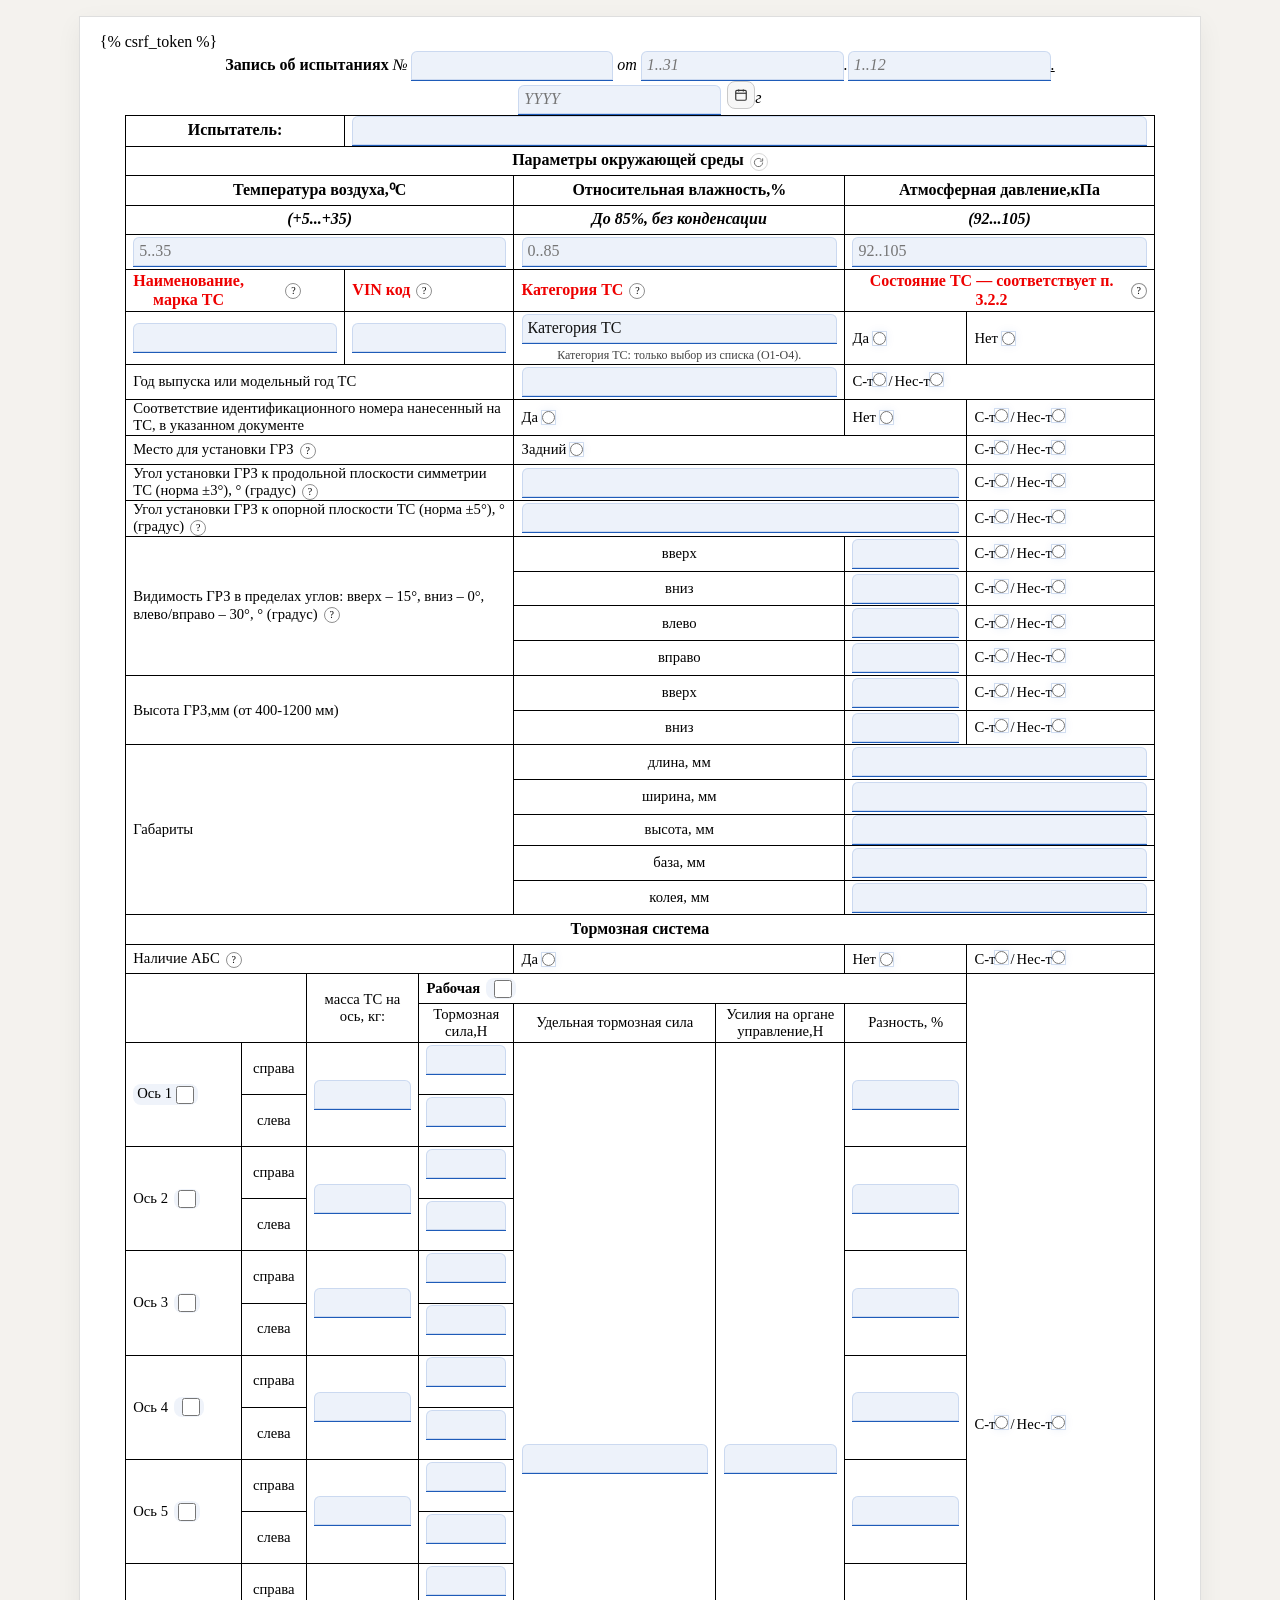
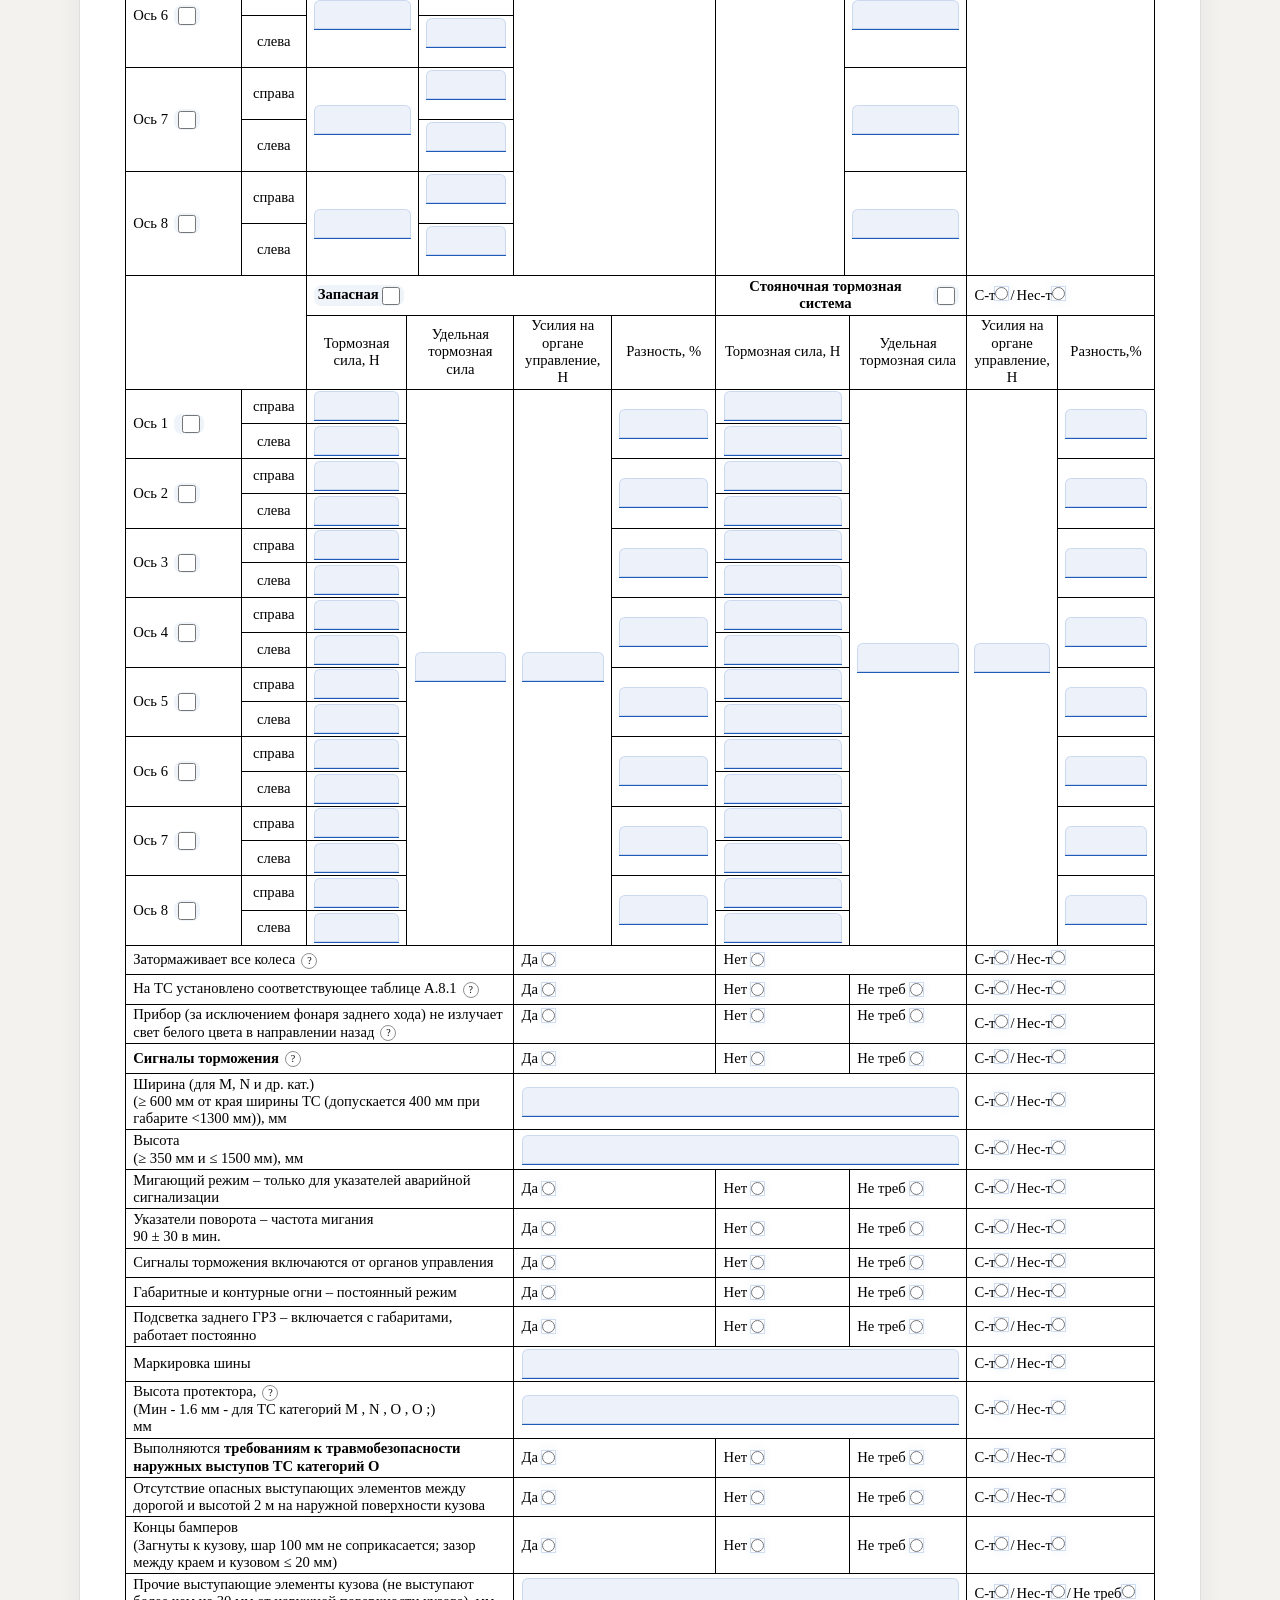
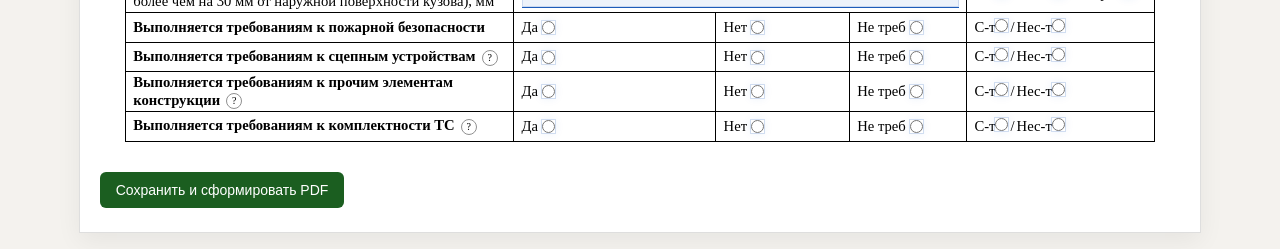
<file: templates/testlog/o1o2o3.html>
﻿<?xml version="1.0" encoding="UTF-8"?>
<!DOCTYPE html PUBLIC "-//W3C//DTD XHTML 1.1 plus MathML 2.0//EN" "http://www.w3.org/Math/DTD/mathml2/xhtml-math11-f.dtd">
<html xmlns="http://www.w3.org/1999/xhtml" lang="ru-RU">
<!--This file was converted to xhtml by LibreOffice - see https://cgit.freedesktop.org/libreoffice/core/tree/filter/source/xslt for the code.-->

<head profile="http://dublincore.org/documents/dcmi-terms/">
<meta http-equiv="Content-Type" content="application/xhtml+xml; charset=utf-8"/>
<title xml:lang="ru-RU">Запись O1 O2 O3 O4</title>
<meta name="DCTERMS.title" content="" xml:lang="ru-RU"/>

<meta name="DCTERMS.language" content="ru-RU" scheme="DCTERMS.RFC4646"/>
<meta name="DCTERMS.source" content="http://xml.openoffice.org/odf2xhtml"/>
<meta name="DCTERMS.creator" content="Нуржан Досмайлов"/>
<meta name="DCTERMS.issued" content="2026-02-18T06:06:00" scheme="DCTERMS.W3CDTF"/>

<meta name="DCTERMS.modified" content="2026-03-06T16:25:03" scheme="DCTERMS.W3CDTF"/>


<meta name="xsl:vendor" content="libxslt"/>
<link rel="schema.DC" href="http://purl.org/dc/elements/1.1/" hreflang="en"/>
<link rel="schema.DCTERMS" href="http://purl.org/dc/terms/" hreflang="en"/>
<link rel="schema.DCTYPE" href="http://purl.org/dc/dcmitype/" hreflang="en"/>
<link rel="schema.DCAM" href="http://purl.org/dc/dcam/" hreflang="en"/>

<style>
    table { border-collapse:collapse; border-spacing:0; empty-cells:show }
    td, th { vertical-align:top; font-size:12pt;}
    h1, h2, h3, h4, h5, h6 { clear:both;}
    ol, ul { margin:0; padding:0;}
    li { list-style: none; margin:0; padding:0;}
    span.footnodeNumber { padding-right:1em; }
    span.annotation_style_by_filter { font-size:95%; font-family:Arial; background-color:#fff000;  margin:0; border:0; padding:0;  }
    span.heading_numbering { margin-right: 0.8rem; }* { margin:0;}
    .paragraph-P1{ font-size:12pt; line-height:100%; margin-bottom:0cm; margin-top:0cm; text-align:center ! important; font-family:'Times New Roman'; writing-mode:horizontal-tb; direction:ltr; }
    .paragraph-P10{ font-size:10pt; margin-bottom:0cm; margin-top:0cm; text-align:justify ! important; font-family:Arial; writing-mode:horizontal-tb; direction:ltr; }
    .paragraph-P11{ font-size:11pt; line-height:100%; margin-bottom:0cm; margin-top:0cm; text-align:left ! important; font-family:Aptos; writing-mode:horizontal-tb; direction:ltr; }
    .paragraph-P12{ font-size:1pt; line-height:108%; margin-bottom:0cm; margin-top:0cm; text-align:left ! important; font-family:Aptos; writing-mode:horizontal-tb; direction:ltr; }
    .paragraph-P13{ font-size:11pt; line-height:108%; margin-bottom:0.282cm; margin-top:0cm; text-align:left ! important; font-family:'Times New Roman'; writing-mode:horizontal-tb; direction:ltr; }
    .paragraph-P14{ font-size:11pt; line-height:100%; margin-bottom:0cm; margin-top:0cm; text-align:left ! important; font-family:'Times New Roman'; writing-mode:horizontal-tb; direction:ltr; }
    .paragraph-P2{ font-size:11pt; line-height:100%; margin-bottom:0cm; margin-top:0cm; text-align:center ! important; font-family:Aptos; writing-mode:horizontal-tb; direction:ltr; }
    .paragraph-P3{ font-size:11pt; line-height:100%; margin-bottom:0cm; margin-top:0cm; text-align:left ! important; font-family:Aptos; writing-mode:horizontal-tb; direction:ltr; }
    .paragraph-P4{ font-size:11pt; line-height:100%; margin-bottom:0cm; margin-top:0cm; text-align:center ! important; font-family:Aptos; writing-mode:horizontal-tb; direction:ltr; }
    .paragraph-P5{ font-size:11pt; line-height:100%; margin-bottom:0cm; margin-top:0cm; text-align:left ! important; font-family:Aptos; writing-mode:horizontal-tb; direction:ltr; }
    .paragraph-P6{ font-size:11pt; line-height:100%; margin-bottom:0cm; margin-top:0cm; text-align:center ! important; font-family:'Times New Roman'; writing-mode:horizontal-tb; direction:ltr; }
    .paragraph-P7{ font-size:11pt; line-height:100%; margin-bottom:0cm; margin-top:0cm; text-align:center ! important; font-family:'Times New Roman'; writing-mode:horizontal-tb; direction:ltr; }
    .paragraph-P8{ font-size:11pt; line-height:100%; margin-bottom:0cm; margin-top:0cm; text-align:left ! important; font-family:'Times New Roman'; writing-mode:horizontal-tb; direction:ltr; }
    .paragraph-P9{ font-size:11pt; line-height:100%; margin-bottom:0cm; margin-top:0cm; text-align:center ! important; font-family:'Times New Roman'; writing-mode:horizontal-tb; direction:ltr; }
    .table-Таблица1{ width:9.148cm; margin-left:0cm; margin-top:0cm; margin-bottom:0cm; margin-right:auto;writing-mode:horizontal-tb; direction:ltr;}
    .table-Таблица2{ width:24.897cm; margin-left:-0.199cm; margin-top:0cm; margin-bottom:0cm; margin-right:auto;writing-mode:horizontal-tb; direction:ltr;}
    .table-Таблица4{ width:27.252cm; margin-left:-0.942cm; margin-top:0cm; margin-bottom:0cm; margin-right:auto;writing-mode:horizontal-tb; direction:ltr; }
    .cell-Таблица1_A1{ border-top-style:none; border-left-style:none; border-bottom-style:none; border-right-style:none; vertical-align:middle; padding:0.026cm; }
    .cell-Таблица1_B1{ border-top-style:none; border-left-style:none; border-bottom-style:none; border-right-style:none; padding:0.026cm; }
    .cell-Таблица2_A1{ vertical-align:middle; padding-left:0.191cm; padding-right:0.191cm; padding-top:0cm; padding-bottom:0cm; border-left-width:0.0176cm; border-left-style:solid; border-left-color:#000000; border-right-width:0.0176cm; border-right-style:solid; border-right-color:#000000; border-top-width:0.0176cm; border-top-style:solid; border-top-color:#000000; border-bottom-width:0.0265cm; border-bottom-style:solid; border-bottom-color:#000000; }
    .cell-Таблица2_A2{ vertical-align:middle; padding-left:0.191cm; padding-right:0.191cm; padding-top:0cm; padding-bottom:0cm; border-left-width:0.0176cm; border-left-style:solid; border-left-color:#000000; border-right-width:0.0265cm; border-right-style:solid; border-right-color:#000000; border-top-width:0.0265cm; border-top-style:solid; border-top-color:#000000; border-bottom-width:0.0176cm; border-bottom-style:solid; border-bottom-color:#000000; }
    .cell-Таблица2_B2{ vertical-align:middle; padding-left:0.191cm; padding-right:0.191cm; padding-top:0cm; padding-bottom:0cm; border-left-width:0.0265cm; border-left-style:solid; border-left-color:#000000; border-right-width:0.0265cm; border-right-style:solid; border-right-color:#000000; border-top-width:0.0265cm; border-top-style:solid; border-top-color:#000000; border-bottom-width:0.0176cm; border-bottom-style:solid; border-bottom-color:#000000; }
    .cell-Таблица2_C2{ vertical-align:middle; padding-left:0.191cm; padding-right:0.191cm; padding-top:0cm; padding-bottom:0cm; border-left-width:0.0265cm; border-left-style:solid; border-left-color:#000000; border-right-width:0.0176cm; border-right-style:solid; border-right-color:#000000; border-top-width:0.0265cm; border-top-style:solid; border-top-color:#000000; border-bottom-width:0.0176cm; border-bottom-style:solid; border-bottom-color:#000000; }
    .cell-Таблица4_A1{ vertical-align:middle; padding-left:0.191cm; padding-right:0.191cm; padding-top:0cm; padding-bottom:0cm; border-left-style:none; border-right-style:none; border-top-style:none; border-bottom-width:0.0176cm; border-bottom-style:solid; border-bottom-color:#000000; writing-mode:horizontal-tb; direction:ltr; }
    .cell-Таблица4_A10{ padding-left:0.191cm; padding-right:0.191cm; padding-top:0cm; padding-bottom:0cm; border-left-width:0.0176cm; border-left-style:solid; border-left-color:#000000; border-right-width:0.0176cm; border-right-style:solid; border-right-color:#000000; border-top-style:none; border-bottom-width:0.0176cm; border-bottom-style:solid; border-bottom-color:#000000; writing-mode:horizontal-tb; direction:ltr; }
    .cell-Таблица4_A11{ border-top-width:0.0176cm; border-top-style:solid; border-top-color:#000000; border-left-width:0.0176cm; border-left-style:solid; border-left-color:#000000; border-bottom-width:0.0176cm; border-bottom-style:solid; border-bottom-color:#000000; border-right-width:0.0176cm; border-right-style:solid; border-right-color:#000000; padding-left:0.191cm; padding-right:0.191cm; padding-top:0cm; padding-bottom:0cm; writing-mode:horizontal-tb; direction:ltr; }
    .cell-Таблица4_A12{ border-top-width:0.0176cm; border-top-style:solid; border-top-color:#000000; border-left-width:0.0176cm; border-left-style:solid; border-left-color:#000000; border-bottom-width:0.0176cm; border-bottom-style:solid; border-bottom-color:#000000; border-right-width:0.0176cm; border-right-style:solid; border-right-color:#000000; padding-left:0.191cm; padding-right:0.191cm; padding-top:0cm; padding-bottom:0cm; writing-mode:horizontal-tb; direction:ltr; }
    .cell-Таблица4_A13{ border-top-width:0.0176cm; border-top-style:solid; border-top-color:#000000; border-left-width:0.0176cm; border-left-style:solid; border-left-color:#000000; border-bottom-width:0.0176cm; border-bottom-style:solid; border-bottom-color:#000000; border-right-width:0.0176cm; border-right-style:solid; border-right-color:#000000; padding-left:0.191cm; padding-right:0.191cm; padding-top:0cm; padding-bottom:0cm; writing-mode:horizontal-tb; direction:ltr; }
    .cell-Таблица4_A14{ border-top-width:0.0176cm; border-top-style:solid; border-top-color:#000000; border-left-width:0.0176cm; border-left-style:solid; border-left-color:#000000; border-bottom-width:0.0176cm; border-bottom-style:solid; border-bottom-color:#000000; border-right-width:0.0176cm; border-right-style:solid; border-right-color:#000000; padding-left:0.191cm; padding-right:0.191cm; padding-top:0cm; padding-bottom:0cm; writing-mode:horizontal-tb; direction:ltr; }
    .cell-Таблица4_A15{ border-top-width:0.0176cm; border-top-style:solid; border-top-color:#000000; border-left-width:0.0176cm; border-left-style:solid; border-left-color:#000000; border-bottom-width:0.0176cm; border-bottom-style:solid; border-bottom-color:#000000; border-right-width:0.0176cm; border-right-style:solid; border-right-color:#000000; padding-left:0.191cm; padding-right:0.191cm; padding-top:0cm; padding-bottom:0cm; writing-mode:horizontal-tb; direction:ltr; }
    .cell-Таблица4_A16{ border-top-width:0.0176cm; border-top-style:solid; border-top-color:#000000; border-left-width:0.0176cm; border-left-style:solid; border-left-color:#000000; border-bottom-width:0.0176cm; border-bottom-style:solid; border-bottom-color:#000000; border-right-width:0.0176cm; border-right-style:solid; border-right-color:#000000; padding-left:0.191cm; padding-right:0.191cm; padding-top:0cm; padding-bottom:0cm; writing-mode:horizontal-tb; direction:ltr; }
    .cell-Таблица4_A17{ border-top-width:0.0176cm; border-top-style:solid; border-top-color:#000000; border-left-width:0.0176cm; border-left-style:solid; border-left-color:#000000; border-bottom-width:0.0176cm; border-bottom-style:solid; border-bottom-color:#000000; border-right-width:0.0176cm; border-right-style:solid; border-right-color:#000000; padding-left:0.191cm; padding-right:0.191cm; padding-top:0cm; padding-bottom:0cm; writing-mode:horizontal-tb; direction:ltr; }
    .cell-Таблица4_A18{ border-top-width:0.0176cm; border-top-style:solid; border-top-color:#000000; border-left-width:0.0176cm; border-left-style:solid; border-left-color:#000000; border-bottom-width:0.0176cm; border-bottom-style:solid; border-bottom-color:#000000; border-right-width:0.0176cm; border-right-style:solid; border-right-color:#000000; padding-left:0.191cm; padding-right:0.191cm; padding-top:0cm; padding-bottom:0cm; writing-mode:horizontal-tb; direction:ltr; }
    .cell-Таблица4_A19{ border-top-width:0.0176cm; border-top-style:solid; border-top-color:#000000; border-left-width:0.0176cm; border-left-style:solid; border-left-color:#000000; border-bottom-width:0.0176cm; border-bottom-style:solid; border-bottom-color:#000000; border-right-width:0.0176cm; border-right-style:solid; border-right-color:#000000; padding-left:0.191cm; padding-right:0.191cm; padding-top:0cm; padding-bottom:0cm; writing-mode:horizontal-tb; direction:ltr; }
    .cell-Таблица4_A2{ border-top-width:0.0176cm; border-top-style:solid; border-top-color:#000000; border-left-width:0.0176cm; border-left-style:solid; border-left-color:#000000; border-bottom-width:0.0176cm; border-bottom-style:solid; border-bottom-color:#000000; border-right-width:0.0176cm; border-right-style:solid; border-right-color:#000000; padding-left:0.191cm; padding-right:0.191cm; padding-top:0cm; padding-bottom:0cm; writing-mode:horizontal-tb; direction:ltr; }
    .cell-Таблица4_A20{ border-top-width:0.0176cm; border-top-style:solid; border-top-color:#000000; border-left-width:0.0176cm; border-left-style:solid; border-left-color:#000000; border-bottom-width:0.0176cm; border-bottom-style:solid; border-bottom-color:#000000; border-right-width:0.0176cm; border-right-style:solid; border-right-color:#000000; padding-left:0.191cm; padding-right:0.191cm; padding-top:0cm; padding-bottom:0cm; writing-mode:horizontal-tb; direction:ltr; }
    .cell-Таблица4_A21{ border-top-width:0.0176cm; border-top-style:solid; border-top-color:#000000; border-left-width:0.0176cm; border-left-style:solid; border-left-color:#000000; border-bottom-width:0.0176cm; border-bottom-style:solid; border-bottom-color:#000000; border-right-width:0.0176cm; border-right-style:solid; border-right-color:#000000; padding-left:0.191cm; padding-right:0.191cm; padding-top:0cm; padding-bottom:0cm; writing-mode:horizontal-tb; direction:ltr; }
    .cell-Таблица4_A22{ padding-left:0.191cm; padding-right:0.191cm; padding-top:0cm; padding-bottom:0cm; border-left-width:0.0176cm; border-left-style:solid; border-left-color:#000000; border-right-width:0.0176cm; border-right-style:solid; border-right-color:#000000; border-top-style:none; border-bottom-width:0.0176cm; border-bottom-style:solid; border-bottom-color:#000000; writing-mode:horizontal-tb; direction:ltr; }
    .cell-Таблица4_A23{ border-top-width:0.0176cm; border-top-style:solid; border-top-color:#000000; border-left-width:0.0176cm; border-left-style:solid; border-left-color:#000000; border-bottom-width:0.0176cm; border-bottom-style:solid; border-bottom-color:#000000; border-right-width:0.0176cm; border-right-style:solid; border-right-color:#000000; padding-left:0.191cm; padding-right:0.191cm; padding-top:0cm; padding-bottom:0cm; writing-mode:horizontal-tb; direction:ltr; }
    .cell-Таблица4_A24{ border-top-width:0.0176cm; border-top-style:solid; border-top-color:#000000; border-left-width:0.0176cm; border-left-style:solid; border-left-color:#000000; border-bottom-width:0.0176cm; border-bottom-style:solid; border-bottom-color:#000000; border-right-width:0.0176cm; border-right-style:solid; border-right-color:#000000; padding-left:0.191cm; padding-right:0.191cm; padding-top:0cm; padding-bottom:0cm; writing-mode:horizontal-tb; direction:ltr; }
    .cell-Таблица4_A26{ border-top-width:0.0176cm; border-top-style:solid; border-top-color:#000000; border-left-width:0.0176cm; border-left-style:solid; border-left-color:#000000; border-bottom-width:0.0176cm; border-bottom-style:solid; border-bottom-color:#000000; border-right-width:0.0176cm; border-right-style:solid; border-right-color:#000000; padding-left:0.191cm; padding-right:0.191cm; padding-top:0cm; padding-bottom:0cm; writing-mode:horizontal-tb; direction:ltr; }
    .cell-Таблица4_A3{ border-top-width:0.0176cm; border-top-style:solid; border-top-color:#000000; border-left-width:0.0176cm; border-left-style:solid; border-left-color:#000000; border-bottom-width:0.0176cm; border-bottom-style:solid; border-bottom-color:#000000; border-right-width:0.0176cm; border-right-style:solid; border-right-color:#000000; padding-left:0.191cm; padding-right:0.191cm; padding-top:0cm; padding-bottom:0cm; writing-mode:horizontal-tb; direction:ltr; }
    .cell-Таблица4_A4{ border-top-width:0.0176cm; border-top-style:solid; border-top-color:#000000; border-left-width:0.0176cm; border-left-style:solid; border-left-color:#000000; border-bottom-width:0.0176cm; border-bottom-style:solid; border-bottom-color:#000000; border-right-width:0.0176cm; border-right-style:solid; border-right-color:#000000; padding-left:0.191cm; padding-right:0.191cm; padding-top:0cm; padding-bottom:0cm; writing-mode:horizontal-tb; direction:ltr; }
    .cell-Таблица4_A5{ border-top-width:0.0176cm; border-top-style:solid; border-top-color:#000000; border-left-width:0.0176cm; border-left-style:solid; border-left-color:#000000; border-bottom-width:0.0176cm; border-bottom-style:solid; border-bottom-color:#000000; border-right-width:0.0176cm; border-right-style:solid; border-right-color:#000000; padding-left:0.191cm; padding-right:0.191cm; padding-top:0cm; padding-bottom:0cm; writing-mode:horizontal-tb; direction:ltr; }
    .cell-Таблица4_A51{ border-top-width:0.0176cm; border-top-style:solid; border-top-color:#000000; border-left-width:0.0176cm; border-left-style:solid; border-left-color:#000000; border-bottom-width:0.0176cm; border-bottom-style:solid; border-bottom-color:#000000; border-right-width:0.0176cm; border-right-style:solid; border-right-color:#000000; padding-left:0.191cm; padding-right:0.191cm; padding-top:0cm; padding-bottom:0cm; writing-mode:horizontal-tb; direction:ltr; }
    .cell-Таблица4_A52{ border-top-width:0.0176cm; border-top-style:solid; border-top-color:#000000; border-left-width:0.0176cm; border-left-style:solid; border-left-color:#000000; border-bottom-width:0.0176cm; border-bottom-style:solid; border-bottom-color:#000000; border-right-width:0.0176cm; border-right-style:solid; border-right-color:#000000; padding-left:0.191cm; padding-right:0.191cm; padding-top:0cm; padding-bottom:0cm; writing-mode:horizontal-tb; direction:ltr; }
    .cell-Таблица4_A53{ border-top-width:0.0176cm; border-top-style:solid; border-top-color:#000000; border-left-width:0.0176cm; border-left-style:solid; border-left-color:#000000; border-bottom-width:0.0176cm; border-bottom-style:solid; border-bottom-color:#000000; border-right-width:0.0176cm; border-right-style:solid; border-right-color:#000000; padding-left:0.191cm; padding-right:0.191cm; padding-top:0cm; padding-bottom:0cm; writing-mode:horizontal-tb; direction:ltr; }
    .cell-Таблица4_A54{ border-top-width:0.0176cm; border-top-style:solid; border-top-color:#000000; border-left-width:0.0176cm; border-left-style:solid; border-left-color:#000000; border-bottom-width:0.0176cm; border-bottom-style:solid; border-bottom-color:#000000; border-right-width:0.0176cm; border-right-style:solid; border-right-color:#000000; padding-left:0.191cm; padding-right:0.191cm; padding-top:0cm; padding-bottom:0cm; writing-mode:horizontal-tb; direction:ltr; }
    .cell-Таблица4_A55{ border-top-width:0.0176cm; border-top-style:solid; border-top-color:#000000; border-left-width:0.0176cm; border-left-style:solid; border-left-color:#000000; border-bottom-width:0.0176cm; border-bottom-style:solid; border-bottom-color:#000000; border-right-width:0.0176cm; border-right-style:solid; border-right-color:#000000; padding-left:0.191cm; padding-right:0.191cm; padding-top:0cm; padding-bottom:0cm; writing-mode:horizontal-tb; direction:ltr; }
    .cell-Таблица4_A56{ border-top-width:0.0176cm; border-top-style:solid; border-top-color:#000000; border-left-width:0.0176cm; border-left-style:solid; border-left-color:#000000; border-bottom-width:0.0176cm; border-bottom-style:solid; border-bottom-color:#000000; border-right-width:0.0176cm; border-right-style:solid; border-right-color:#000000; padding-left:0.191cm; padding-right:0.191cm; padding-top:0cm; padding-bottom:0cm; writing-mode:horizontal-tb; direction:ltr; }
    .cell-Таблица4_A57{ border-top-width:0.0176cm; border-top-style:solid; border-top-color:#000000; border-left-width:0.0176cm; border-left-style:solid; border-left-color:#000000; border-bottom-width:0.0176cm; border-bottom-style:solid; border-bottom-color:#000000; border-right-width:0.0176cm; border-right-style:solid; border-right-color:#000000; padding-left:0.191cm; padding-right:0.191cm; padding-top:0cm; padding-bottom:0cm; writing-mode:horizontal-tb; direction:ltr; }
    .cell-Таблица4_A58{ border-top-width:0.0176cm; border-top-style:solid; border-top-color:#000000; border-left-width:0.0176cm; border-left-style:solid; border-left-color:#000000; border-bottom-width:0.0176cm; border-bottom-style:solid; border-bottom-color:#000000; border-right-width:0.0176cm; border-right-style:solid; border-right-color:#000000; padding-left:0.191cm; padding-right:0.191cm; padding-top:0cm; padding-bottom:0cm; writing-mode:horizontal-tb; direction:ltr; }
    .cell-Таблица4_A59{ border-top-width:0.0176cm; border-top-style:solid; border-top-color:#000000; border-left-width:0.0176cm; border-left-style:solid; border-left-color:#000000; border-bottom-width:0.0176cm; border-bottom-style:solid; border-bottom-color:#000000; border-right-width:0.0176cm; border-right-style:solid; border-right-color:#000000; padding-left:0.191cm; padding-right:0.191cm; padding-top:0cm; padding-bottom:0cm; writing-mode:horizontal-tb; direction:ltr; }
    .cell-Таблица4_A6{ border-top-width:0.0176cm; border-top-style:solid; border-top-color:#000000; border-left-width:0.0176cm; border-left-style:solid; border-left-color:#000000; border-bottom-width:0.0176cm; border-bottom-style:solid; border-bottom-color:#000000; border-right-width:0.0176cm; border-right-style:solid; border-right-color:#000000; vertical-align:middle; padding-left:0.191cm; padding-right:0.191cm; padding-top:0cm; padding-bottom:0cm; writing-mode:horizontal-tb; direction:ltr; }
    .cell-Таблица4_A60{ border-top-width:0.0176cm; border-top-style:solid; border-top-color:#000000; border-left-width:0.0176cm; border-left-style:solid; border-left-color:#000000; border-bottom-width:0.0176cm; border-bottom-style:solid; border-bottom-color:#000000; border-right-width:0.0176cm; border-right-style:solid; border-right-color:#000000; padding-left:0.191cm; padding-right:0.191cm; padding-top:0cm; padding-bottom:0cm; writing-mode:horizontal-tb; direction:ltr; }
    .cell-Таблица4_A61{ border-top-width:0.0176cm; border-top-style:solid; border-top-color:#000000; border-left-width:0.0176cm; border-left-style:solid; border-left-color:#000000; border-bottom-width:0.0176cm; border-bottom-style:solid; border-bottom-color:#000000; border-right-width:0.0176cm; border-right-style:solid; border-right-color:#000000; padding-left:0.191cm; padding-right:0.191cm; padding-top:0cm; padding-bottom:0cm; writing-mode:horizontal-tb; direction:ltr; }
    .cell-Таблица4_A62{ border-top-width:0.0176cm; border-top-style:solid; border-top-color:#000000; border-left-width:0.0176cm; border-left-style:solid; border-left-color:#000000; border-bottom-width:0.0176cm; border-bottom-style:solid; border-bottom-color:#000000; border-right-width:0.0176cm; border-right-style:solid; border-right-color:#000000; padding-left:0.191cm; padding-right:0.191cm; padding-top:0cm; padding-bottom:0cm; writing-mode:horizontal-tb; direction:ltr; }
    .cell-Таблица4_A63{ border-top-width:0.0176cm; border-top-style:solid; border-top-color:#000000; border-left-width:0.0176cm; border-left-style:solid; border-left-color:#000000; border-bottom-width:0.0176cm; border-bottom-style:solid; border-bottom-color:#000000; border-right-width:0.0176cm; border-right-style:solid; border-right-color:#000000; padding-left:0.191cm; padding-right:0.191cm; padding-top:0cm; padding-bottom:0cm; writing-mode:horizontal-tb; direction:ltr; }
    .cell-Таблица4_A64{ border-top-width:0.0176cm; border-top-style:solid; border-top-color:#000000; border-left-width:0.0176cm; border-left-style:solid; border-left-color:#000000; border-bottom-width:0.0176cm; border-bottom-style:solid; border-bottom-color:#000000; border-right-width:0.0176cm; border-right-style:solid; border-right-color:#000000; padding-left:0.191cm; padding-right:0.191cm; padding-top:0cm; padding-bottom:0cm; writing-mode:horizontal-tb; direction:ltr; }
    .cell-Таблица4_A65{ border-top-width:0.0176cm; border-top-style:solid; border-top-color:#000000; border-left-width:0.0176cm; border-left-style:solid; border-left-color:#000000; border-bottom-width:0.0176cm; border-bottom-style:solid; border-bottom-color:#000000; border-right-width:0.0176cm; border-right-style:solid; border-right-color:#000000; padding-left:0.191cm; padding-right:0.191cm; padding-top:0cm; padding-bottom:0cm; writing-mode:horizontal-tb; direction:ltr; }
    .cell-Таблица4_A66{ border-top-width:0.0176cm; border-top-style:solid; border-top-color:#000000; border-left-width:0.0176cm; border-left-style:solid; border-left-color:#000000; border-bottom-width:0.0176cm; border-bottom-style:solid; border-bottom-color:#000000; border-right-width:0.0176cm; border-right-style:solid; border-right-color:#000000; padding-left:0.191cm; padding-right:0.191cm; padding-top:0cm; padding-bottom:0cm; writing-mode:horizontal-tb; direction:ltr; }
    .cell-Таблица4_A67{ border-top-width:0.0176cm; border-top-style:solid; border-top-color:#000000; border-left-width:0.0176cm; border-left-style:solid; border-left-color:#000000; border-bottom-width:0.0176cm; border-bottom-style:solid; border-bottom-color:#000000; border-right-width:0.0176cm; border-right-style:solid; border-right-color:#000000; padding-left:0.191cm; padding-right:0.191cm; padding-top:0cm; padding-bottom:0cm; writing-mode:horizontal-tb; direction:ltr; }
    .cell-Таблица4_A68{ border-top-width:0.0176cm; border-top-style:solid; border-top-color:#000000; border-left-width:0.0176cm; border-left-style:solid; border-left-color:#000000; border-bottom-width:0.0176cm; border-bottom-style:solid; border-bottom-color:#000000; border-right-width:0.0176cm; border-right-style:solid; border-right-color:#000000; padding-left:0.191cm; padding-right:0.191cm; padding-top:0cm; padding-bottom:0cm; writing-mode:horizontal-tb; direction:ltr; }
    .cell-Таблица4_A69{ border-top-width:0.0176cm; border-top-style:solid; border-top-color:#000000; border-left-width:0.0176cm; border-left-style:solid; border-left-color:#000000; border-bottom-width:0.0176cm; border-bottom-style:solid; border-bottom-color:#000000; border-right-width:0.0176cm; border-right-style:solid; border-right-color:#000000; padding-left:0.191cm; padding-right:0.191cm; padding-top:0cm; padding-bottom:0cm; writing-mode:horizontal-tb; direction:ltr; }
    .cell-Таблица4_A70{ border-top-width:0.0176cm; border-top-style:solid; border-top-color:#000000; border-left-width:0.0176cm; border-left-style:solid; border-left-color:#000000; border-bottom-width:0.0176cm; border-bottom-style:solid; border-bottom-color:#000000; border-right-width:0.0176cm; border-right-style:solid; border-right-color:#000000; padding-left:0.191cm; padding-right:0.191cm; padding-top:0cm; padding-bottom:0cm; writing-mode:horizontal-tb; direction:ltr; }
    .cell-Таблица4_A71{ border-top-width:0.0176cm; border-top-style:solid; border-top-color:#000000; border-left-width:0.0176cm; border-left-style:solid; border-left-color:#000000; border-bottom-width:0.0176cm; border-bottom-style:solid; border-bottom-color:#000000; border-right-width:0.0176cm; border-right-style:solid; border-right-color:#000000; padding-left:0.191cm; padding-right:0.191cm; padding-top:0cm; padding-bottom:0cm; writing-mode:horizontal-tb; direction:ltr; }
    .cell-Таблица4_A9{ border-top-width:0.0176cm; border-top-style:solid; border-top-color:#000000; border-left-width:0.0176cm; border-left-style:solid; border-left-color:#000000; border-bottom-width:0.0176cm; border-bottom-style:solid; border-bottom-color:#000000; border-right-width:0.0176cm; border-right-style:solid; border-right-color:#000000; padding-left:0.191cm; padding-right:0.191cm; padding-top:0cm; padding-bottom:0cm; writing-mode:horizontal-tb; direction:ltr; }
    .cell-Таблица4_D2{ border-top-width:0.0176cm; border-top-style:solid; border-top-color:#000000; border-left-width:0.0176cm; border-left-style:solid; border-left-color:#000000; border-bottom-width:0.0176cm; border-bottom-style:solid; border-bottom-color:#000000; border-right-width:0.0176cm; border-right-style:solid; border-right-color:#000000; padding-left:0.191cm; padding-right:0.191cm; padding-top:0cm; padding-bottom:0cm; writing-mode:horizontal-tb; direction:ltr; }
    .cell-Таблица4_E41{ border-top-width:0.0176cm; border-top-style:solid; border-top-color:#000000; border-left-width:0.0176cm; border-left-style:solid; border-left-color:#000000; border-bottom-width:0.0176cm; border-bottom-style:solid; border-bottom-color:#000000; border-right-width:0.0176cm; border-right-style:solid; border-right-color:#000000; padding-left:0.191cm; padding-right:0.191cm; padding-top:0cm; padding-bottom:0cm; writing-mode:horizontal-tb; direction:ltr; }
    .cell-Таблица4_E42{ border-top-width:0.0176cm; border-top-style:solid; border-top-color:#000000; border-left-width:0.0176cm; border-left-style:solid; border-left-color:#000000; border-bottom-width:0.0176cm; border-bottom-style:solid; border-bottom-color:#000000; border-right-width:0.0176cm; border-right-style:solid; border-right-color:#000000; padding-left:0.191cm; padding-right:0.191cm; padding-top:0cm; padding-bottom:0cm; writing-mode:horizontal-tb; direction:ltr; }
    .cell-Таблица4_E43{ border-top-width:0.0176cm; border-top-style:solid; border-top-color:#000000; border-left-width:0.0176cm; border-left-style:solid; border-left-color:#000000; border-bottom-width:0.0176cm; border-bottom-style:solid; border-bottom-color:#000000; border-right-width:0.0176cm; border-right-style:solid; border-right-color:#000000; padding-left:0.191cm; padding-right:0.191cm; padding-top:0cm; padding-bottom:0cm; writing-mode:horizontal-tb; direction:ltr; }
    .cell-Таблица4_E44{ border-top-width:0.0176cm; border-top-style:solid; border-top-color:#000000; border-left-width:0.0176cm; border-left-style:solid; border-left-color:#000000; border-bottom-width:0.0176cm; border-bottom-style:solid; border-bottom-color:#000000; border-right-width:0.0176cm; border-right-style:solid; border-right-color:#000000; padding-left:0.191cm; padding-right:0.191cm; padding-top:0cm; padding-bottom:0cm; writing-mode:horizontal-tb; direction:ltr; }
    .cell-Таблица4_E45{ border-top-width:0.0176cm; border-top-style:solid; border-top-color:#000000; border-left-width:0.0176cm; border-left-style:solid; border-left-color:#000000; border-bottom-width:0.0176cm; border-bottom-style:solid; border-bottom-color:#000000; border-right-width:0.0176cm; border-right-style:solid; border-right-color:#000000; padding-left:0.191cm; padding-right:0.191cm; padding-top:0cm; padding-bottom:0cm; writing-mode:horizontal-tb; direction:ltr; }
    .cell-Таблица4_E46{ border-top-width:0.0176cm; border-top-style:solid; border-top-color:#000000; border-left-width:0.0176cm; border-left-style:solid; border-left-color:#000000; border-bottom-width:0.0176cm; border-bottom-style:solid; border-bottom-color:#000000; border-right-width:0.0176cm; border-right-style:solid; border-right-color:#000000; padding-left:0.191cm; padding-right:0.191cm; padding-top:0cm; padding-bottom:0cm; writing-mode:horizontal-tb; direction:ltr; }
    .cell-Таблица4_E47{ border-top-width:0.0176cm; border-top-style:solid; border-top-color:#000000; border-left-width:0.0176cm; border-left-style:solid; border-left-color:#000000; border-bottom-width:0.0176cm; border-bottom-style:solid; border-bottom-color:#000000; border-right-width:0.0176cm; border-right-style:solid; border-right-color:#000000; padding-left:0.191cm; padding-right:0.191cm; padding-top:0cm; padding-bottom:0cm; writing-mode:horizontal-tb; direction:ltr; }
    .cell-Таблица4_E48{ border-top-width:0.0176cm; border-top-style:solid; border-top-color:#000000; border-left-width:0.0176cm; border-left-style:solid; border-left-color:#000000; border-bottom-width:0.0176cm; border-bottom-style:solid; border-bottom-color:#000000; border-right-width:0.0176cm; border-right-style:solid; border-right-color:#000000; padding-left:0.191cm; padding-right:0.191cm; padding-top:0cm; padding-bottom:0cm; writing-mode:horizontal-tb; direction:ltr; }
    .cell-Таблица4_E49{ border-top-width:0.0176cm; border-top-style:solid; border-top-color:#000000; border-left-width:0.0176cm; border-left-style:solid; border-left-color:#000000; border-bottom-width:0.0176cm; border-bottom-style:solid; border-bottom-color:#000000; border-right-width:0.0176cm; border-right-style:solid; border-right-color:#000000; padding-left:0.191cm; padding-right:0.191cm; padding-top:0cm; padding-bottom:0cm; writing-mode:horizontal-tb; direction:ltr; }
    .cell-Таблица4_E50{ border-top-width:0.0176cm; border-top-style:solid; border-top-color:#000000; border-left-width:0.0176cm; border-left-style:solid; border-left-color:#000000; border-bottom-width:0.0176cm; border-bottom-style:solid; border-bottom-color:#000000; border-right-width:0.0176cm; border-right-style:solid; border-right-color:#000000; padding-left:0.191cm; padding-right:0.191cm; padding-top:0cm; padding-bottom:0cm; writing-mode:horizontal-tb; direction:ltr; }
    .cell-Таблица4_G10{ vertical-align:middle; padding-left:0.191cm; padding-right:0.191cm; padding-top:0cm; padding-bottom:0cm; border-left-width:0.0176cm; border-left-style:solid; border-left-color:#000000; border-right-width:0.0176cm; border-right-style:solid; border-right-color:#000000; border-top-style:none; border-bottom-width:0.0176cm; border-bottom-style:solid; border-bottom-color:#000000; writing-mode:horizontal-tb; direction:ltr; }
    .cell-Таблица4_G4{ border-top-width:0.0176cm; border-top-style:solid; border-top-color:#000000; border-left-width:0.0176cm; border-left-style:solid; border-left-color:#000000; border-bottom-width:0.0176cm; border-bottom-style:solid; border-bottom-color:#000000; border-right-width:0.0176cm; border-right-style:solid; border-right-color:#000000; padding-left:0.191cm; padding-right:0.191cm; padding-top:0cm; padding-bottom:0cm; writing-mode:horizontal-tb; direction:ltr; }
    .cell-Таблица4_G5{ border-top-width:0.0176cm; border-top-style:solid; border-top-color:#000000; border-left-width:0.0176cm; border-left-style:solid; border-left-color:#000000; border-bottom-width:0.0176cm; border-bottom-style:solid; border-bottom-color:#000000; border-right-width:0.0176cm; border-right-style:solid; border-right-color:#000000; padding-left:0.191cm; padding-right:0.191cm; padding-top:0cm; padding-bottom:0cm; writing-mode:horizontal-tb; direction:ltr; }
    .cell-Таблица4_J4{ border-top-width:0.0176cm; border-top-style:solid; border-top-color:#000000; border-left-width:0.0176cm; border-left-style:solid; border-left-color:#000000; border-bottom-width:0.0176cm; border-bottom-style:solid; border-bottom-color:#000000; border-right-width:0.0176cm; border-right-style:solid; border-right-color:#000000; padding-left:0.191cm; padding-right:0.191cm; padding-top:0cm; padding-bottom:0cm; writing-mode:horizontal-tb; direction:ltr; }
    .cell-Таблица4_J5{ border-top-width:0.0176cm; border-top-style:solid; border-top-color:#000000; border-left-width:0.0176cm; border-left-style:solid; border-left-color:#000000; border-bottom-width:0.0176cm; border-bottom-style:solid; border-bottom-color:#000000; border-right-width:0.0176cm; border-right-style:solid; border-right-color:#000000; padding-left:0.191cm; padding-right:0.191cm; padding-top:0cm; padding-bottom:0cm; writing-mode:horizontal-tb; direction:ltr; }
    .cell-Таблица4_L18{ border-top-width:0.0176cm; border-top-style:solid; border-top-color:#000000; border-left-width:0.0176cm; border-left-style:solid; border-left-color:#000000; border-bottom-width:0.0176cm; border-bottom-style:solid; border-bottom-color:#000000; border-right-width:0.0176cm; border-right-style:solid; border-right-color:#000000; padding-left:0.191cm; padding-right:0.191cm; padding-top:0cm; padding-bottom:0cm; writing-mode:horizontal-tb; direction:ltr; }
    .cell-Таблица4_L19{ border-top-width:0.0176cm; border-top-style:solid; border-top-color:#000000; border-left-width:0.0176cm; border-left-style:solid; border-left-color:#000000; border-bottom-width:0.0176cm; border-bottom-style:solid; border-bottom-color:#000000; border-right-width:0.0176cm; border-right-style:solid; border-right-color:#000000; padding-left:0.191cm; padding-right:0.191cm; padding-top:0cm; padding-bottom:0cm; writing-mode:horizontal-tb; direction:ltr; }
    .col-Таблица1_A{ width:9.036cm; }
    .col-Таблица1_B{ width:0.111cm; }
    .col-Таблица2_A{ width:8.998cm; }
    .col-Таблица2_B{ width:9.252cm; }
    .col-Таблица2_C{ width:6.648cm; }
    .col-Таблица4_A{ width:3.455cm; }
    .col-Таблица4_B{ width:1.485cm; }
    .col-Таблица4_C{ width:1.037cm; }
    .col-Таблица4_D{ width:1.674cm; }
    .col-Таблица4_E{ width:0.496cm; }
    .col-Таблица4_F{ width:2.434cm; }
    .col-Таблица4_G{ width:2.346cm; }
    .col-Таблица4_H{ width:2.965cm; }
    .col-Таблица4_I{ width:3.501cm; }
    .col-Таблица4_J{ width:0.199cm; }
    .col-Таблица4_K{ width:3.399cm; }
    .col-Таблица4_L{ width:1.875cm; }
    .col-Таблица4_M{ width:2.385cm; }
    .text-Strong_20_Emphasis{ font-weight:bold; }
    .text-T10{ font-family:'Times New Roman'; font-size:12pt; font-style:italic; text-decoration:underline; }
    .text-T11{ font-family:'Times New Roman'; font-size:12pt; font-style:italic; }
    .text-T13{ background-color:transparent; font-family:Aptos; font-size:11pt; }
    .text-T14{ background-color:transparent; font-family:'Times New Roman'; font-size:12pt; font-weight:bold; }
    .text-T15{ background-color:transparent; font-family:'Times New Roman'; font-size:12pt; font-style:italic; }
    .text-T16{ background-color:transparent; font-size:11pt; font-weight:bold; }
    .text-T17{ background-color:transparent; font-size:11pt; font-weight:bold; }
    .text-T18{ background-color:transparent; font-family:'Times New Roman'; font-size:12pt; font-style:italic; }
    .text-T19{ background-color:transparent; font-family:'Times New Roman'; font-size:12pt; font-style:italic; text-decoration:underline; }
    .text-T2{ font-weight:bold; }
    .text-T20{ background-color:transparent; font-family:'Times New Roman'; font-size:12pt; font-style:italic; text-decoration:underline; }
    .text-T21{ background-color:transparent; font-family:'Times New Roman'; font-size:12pt; font-style:italic; }
    .text-T22{ background-color:transparent; font-family:'Times New Roman'; font-size:12pt; font-weight:bold; }
    .text-T23{ background-color:transparent; font-family:Aptos; font-size:11pt; font-weight:bold; }
    .text-T24{ background-color:transparent; font-family:'Times New Roman'; font-size:12pt; font-weight:bold; }
    .text-T25{ background-color:transparent; font-family:'Times New Roman'; font-size:12pt; font-style:italic; font-weight:bold; }
    .text-T26{ background-color:transparent; font-family:Aptos; font-size:11pt; font-style:italic; font-weight:bold; }
    .text-T27{ background-color:transparent; font-family:'Times New Roman'; font-size:12pt; font-style:italic; font-weight:bold; }
    .text-T28{ background-color:transparent; font-family:Aptos; font-size:11pt; font-style:italic; font-weight:bold; }
    .text-T3{ font-weight:bold; }
    .text-T30{ font-family:'Times New Roman'; font-size:12pt; }
    .text-T32{ font-family:'Times New Roman'; font-size:12pt; font-weight:bold; }
    .text-T33{ font-family:'Times New Roman'; font-size:12pt; font-weight:bold; }
    .text-T34{ color:#ee0000; font-family:'Times New Roman'; font-size:12pt; font-weight:bold; }
    .text-T35{ background-color:transparent; font-family:'Times New Roman'; font-size:12pt; }
    .text-T36{ background-color:transparent; font-family:'Times New Roman'; font-size:12pt; }
    .text-T37{ background-color:transparent; font-family:'Times New Roman'; font-size:12pt; }
    .text-T38{ background-color:transparent; font-family:'Times New Roman'; font-size:11pt; }
    .text-T39{ font-family:'Times New Roman'; }
    .text-T4{ font-family:'Times New Roman'; font-size:12pt; }
    .text-T40{ font-family:'Times New Roman'; font-size:11pt; }
    .text-T41{ font-family:'Times New Roman'; }
    .text-T42{ font-family:'Times New Roman'; font-size:11pt; }
    .text-T43{ font-family:'Times New Roman'; font-size:11pt; }
    .text-T44{ background-color:transparent; font-family:'Times New Roman'; font-size:11pt; }
    .text-T45{ background-color:transparent; font-family:'Times New Roman'; font-size:11pt; }
    .text-T47{ font-family:'Times New Roman'; font-size:12pt; }
    .text-T5{ font-family:'Times New Roman'; font-size:12pt; }
    .text-T51{ font-family:'Times New Roman'; font-size:11pt; font-weight:bold; }
    .text-T52{ font-family:'Times New Roman'; font-size:11pt; font-weight:bold; }
    .text-T53{ font-family:'Times New Roman'; font-size:11pt; font-weight:normal; }
    .text-T55{ color:#000000; font-family:'Times New Roman'; font-size:11pt; font-weight:normal; }
    .text-T56{ font-family:'Times New Roman'; font-size:11pt; font-weight:normal; }
    .table-Таблица4 td, .table-Таблица4 th { vertical-align:middle; }
    .table-Таблица4 .cell-Таблица4_A6,
    .table-Таблица4 .cell-Таблица4_A26,
    .table-Таблица4 .cell-Таблица4_A51,
    .table-Таблица4 .cell-Таблица4_A52,
    .table-Таблица4 .cell-Таблица4_A53,
    .table-Таблица4 .cell-Таблица4_A54,
    .table-Таблица4 .cell-Таблица4_A55,
    .table-Таблица4 .cell-Таблица4_A56,
    .table-Таблица4 .cell-Таблица4_A57,
    .table-Таблица4 .cell-Таблица4_A58,
    .table-Таблица4 .cell-Таблица4_A59,
    .table-Таблица4 .cell-Таблица4_A60,
    .table-Таблица4 .cell-Таблица4_A61,
    .table-Таблица4 .cell-Таблица4_A62,
    .table-Таблица4 .cell-Таблица4_A63,
    .table-Таблица4 .cell-Таблица4_A64,
    .table-Таблица4 .cell-Таблица4_A65,
    .table-Таблица4 .cell-Таблица4_A66,
    .table-Таблица4 .cell-Таблица4_A67,
    .table-Таблица4 .cell-Таблица4_A68,
    .table-Таблица4 .cell-Таблица4_A69,
    .table-Таблица4 .cell-Таблица4_A70,
    .table-Таблица4 .cell-Таблица4_A71,
    .table-Таблица4 .cell-Таблица4_E41 {
      padding-top: 0.05cm;
      padding-bottom: 0.05cm;
    }
    .table-Таблица4 .row-Таблица4_1 {
      height: 0.78cm;
    }
    .table-Таблица4 .paragraph-P4,
    .table-Таблица4 .paragraph-P5,
    .table-Таблица4 .paragraph-P6,
    .table-Таблица4 .paragraph-P7,
    .table-Таблица4 .paragraph-P8,
    .table-Таблица4 .paragraph-P9 {
      line-height: 1.18;
    }
    .table-Таблица4 input.tl-input,
    .table-Таблица4 select.tl-select,
    .table-Таблица4 textarea.tl-input {
      min-height: 30px;
      padding-top: 3px;
      padding-bottom: 3px;
      box-sizing: border-box;
    }
    .text-T59{ font-family:'Times New Roman'; font-size:11pt; }
    .text-T60{ font-family:'Times New Roman'; font-size:11pt; }
    .text-T61{ font-family:'Times New Roman'; font-size:11pt; }
    .text-T62{ font-family:'Times New Roman'; font-size:11pt; font-weight:bold; }
    .text-T63{ background-color:transparent; font-family:'Times New Roman'; font-size:11pt; font-weight:bold; }
    .text-T65{ font-family:'Times New Roman'; font-size:11pt; font-weight:bold; }
    .text-T67{ font-family:'Times New Roman'; font-size:11pt; font-weight:bold; }
    .text-T68{ font-family:'Times New Roman'; font-size:11pt; font-weight:bold; }
    .text-T7{ font-family:'Times New Roman'; font-size:12pt; }
    .text-T8{ font-family:'Times New Roman'; font-size:12pt; }
    .text-T9{ font-family:'Times New Roman'; font-size:12pt; font-style:italic; }
    /* ODF styles with no properties representable as CSS:
    .dp1 .Таблица1.1 .Таблица2.1 .Таблица2.2 .Таблица4.1  { } */
</style>
<meta name="viewport" content="width=device-width, initial-scale=1, viewport-fit=cover"/>
<style>
  html, body { max-width: 100%; overflow-x: hidden; }
  body { background: #f4f2ee; margin: 0 !important; padding: 16px; max-width: none !important; display: flex; align-items: center; justify-content: center; min-height: 100vh; box-sizing: border-box; }
  table { border-collapse: collapse; border-spacing: 0; }
  td, th { vertical-align: top; overflow: hidden; }
  form.tl-form { background: #ffffff; padding: 16px 20px; border: 1px solid #dedede; box-shadow: 0 8px 24px rgba(0,0,0,0.06); margin: 0; box-sizing: border-box; max-width: 29.7cm; width: 100%; overflow-x: auto; -webkit-overflow-scrolling: touch; }
  form.tl-form table { margin: 0 auto; }
  .tl-input, .tl-select { border: none; border-bottom: 1px solid #1e5bb8; background: rgba(30,91,184,0.08); padding: 2px 6px; min-width: 2.2em; max-width: 100%; box-sizing: border-box; font: inherit; color: #111; border-radius: 6px 6px 0 0; transition: background-color 0.12s ease, border-color 0.12s ease; background-clip: padding-box; overflow: hidden; }
  .tl-input.tl-fill, .tl-select { width: 100%; max-width: 100%; min-height: 28px; }
  .tl-input.tl-inline { width: auto; display: inline-block; vertical-align: middle; }
  .tl-select { appearance: none; -webkit-appearance: none; }
  .tl-input:focus, .tl-select:focus { outline: none; border-bottom-color: #1e5bb8; box-shadow: inset 0 -1px 0 #1e5bb8; background: rgba(30,91,184,0.14); }
  .tl-input:disabled, .tl-select:disabled { color: #444; border-bottom-color: #7f9fcc; background: rgba(30,91,184,0.05); }
  .tl-check { width: 18px; height: 18px; vertical-align: middle; accent-color: #1e5bb8; }
  input[type="radio"] { accent-color: #1e5bb8; box-shadow: 0 0 0 1px rgba(30,91,184,0.18), 0 0 10px rgba(30,91,184,0.10); border-radius: 50%; transition: box-shadow 0.12s ease, background-color 0.12s ease; }
  input[type="radio"]:hover { box-shadow: 0 0 0 1px rgba(30,91,184,0.26), 0 0 12px rgba(30,91,184,0.16); }
  input[type="radio"]:focus-visible { outline: none; box-shadow: 0 0 0 2px rgba(30,91,184,0.22), 0 0 14px rgba(30,91,184,0.22); }
  input[type="radio"]:checked { box-shadow: 0 0 0 1px rgba(30,91,184,0.30), 0 0 14px rgba(30,91,184,0.20); }
  .tl-interactive-check { background: rgba(30,91,184,0.07); border-radius: 8px; padding: 1px 4px; }
  .tl-interactive-field, .tl-interactive-check { overflow: hidden; background-clip: padding-box; }
  .tl-interactive-field { box-shadow: inset 0 0 0 1px rgba(30,91,184,0.16); }
  .tl-error { border-bottom-color: #d6001c !important; box-shadow: inset 0 -2px 0 #d6001c !important; background: rgba(214,0,28,0.08); }
  .tl-check.tl-error { outline: 2px solid #d6001c; outline-offset: 2px; }
  .tl-errors { color: #d6001c; font-size: 13px; margin-top: 8px; font-weight: 600; }
  .tl-hint { color: #444; font-size: 12px; margin-top: 4px; }
  .tl-date-today { margin-left: 6px; width: 28px; height: 28px; border: 1px solid #c9c9c9; background: #f7f7f7; border-radius: 8px; cursor: pointer; display: inline-flex; align-items: center; justify-content: center; }
  .tl-date-today:hover { background: #ececec; }
  .tl-date-today svg { width: 16px; height: 16px; stroke: #333; }
  .tl-toast { position: fixed; left: 50%; top: 14px; transform: translate(-50%, -6px); max-width: 520px; width: calc(100% - 32px); padding: 12px 16px; border-radius: 12px; border: 1px solid #5b2a86; background: #1b1027; box-shadow: 0 14px 36px rgba(0,0,0,0.35); opacity: 0; transition: opacity 0.12s ease, transform 0.12s ease; pointer-events: none; }
  .tl-toast.show { opacity: 1; transform: translate(-50%, 0); pointer-events: auto; }
  .tl-toast.success { border-color: #6c3aa8; }
  .tl-toast.warn { border-color: #d97706; }
  .tl-toast-title { font-size: 13px; font-weight: 700; margin-bottom: 4px; color: #e6dbff; }
  .tl-toast-msg { font-size: 13px; color: #f3eaff; }
  .tl-actions { margin: 16px 0 8px; }
  #tl-submit { background: #1b5e20; color: #fff; border: none; padding: 10px 16px; border-radius: 6px; font-size: 14px; cursor: pointer; }
  #tl-submit:hover { background: #184d1c; }
  .tl-env-autofill { margin-left: 6px; width: 18px; height: 18px; padding: 0; border: 1px solid #d8d8d8; background: transparent; color: #666; border-radius: 50%; cursor: pointer; vertical-align: middle; line-height: 1; }
  .tl-env-autofill:hover { background: #f7f7f7; border-color: #c6c6c6; color: #444; }
  .tl-env-autofill svg { width: 11px; height: 11px; display: block; margin: 3px auto; stroke: currentColor; fill: none; stroke-width: 2; }
  .tl-env-autofill[disabled] { opacity: 0.5; cursor: default; }
  .tl-status-pair { display: inline-flex; align-items: center; gap: 4px; white-space: nowrap; }
  .tl-status-sep { margin: 0 2px; }
  .tl-status-label { display: inline-block; }
  .tl-choice-triple { display: inline-flex; align-items: center; gap: 6px; white-space: nowrap; }
  .tl-choice-item { display: inline-flex; align-items: center; gap: 4px; }
  .tl-choice-single { display: inline-flex; align-items: center; gap: 4px; white-space: nowrap; }
  .tl-tooltip {
    position: relative;
    display: inline-flex;
    align-items: center;
    justify-content: center;
    margin-left: 6px;
    width: 14px;
    height: 14px;
    border: 1px solid #909090;
    border-radius: 50%;
    color: #000;
    font-size: 10px;
    line-height: 1;
    cursor: help;
    vertical-align: middle;
  }
  .tl-tooltip-push-right {
    margin-left: auto;
  }
  .tl-tooltip-corner {
    position: absolute;
    right: 0;
    top: 50%;
    transform: translateY(-50%);
    margin-left: 0;
  }
  .tl-tooltip-panel {
    position: fixed;
    left: 0;
    top: 0;
    min-width: 0;
    max-width: 260px;
    width: max-content;
    padding: 5px 7px;
    border: 1px solid #d6d6d6;
    border-radius: 8px;
    background: #fff;
    box-shadow: 0 8px 22px rgba(0,0,0,0.12);
    color: #111;
    font-size: 14px;
    font-weight: 500;
    line-height: 1.3;
    white-space: normal;
    overflow-wrap: break-word;
    opacity: 0;
    visibility: hidden;
    pointer-events: auto;
    transition: opacity 0.12s ease;
    z-index: 9999;
  }
  .tl-tooltip:hover .tl-tooltip-panel,
  .tl-tooltip:focus-within .tl-tooltip-panel {
    opacity: 1;
    visibility: visible;
  }
  .tl-tooltip-panel a {
    color: #1e5bb8;
    text-decoration: none;
    white-space: nowrap;
  }
  .tl-tooltip-panel a:hover {
    text-decoration: underline;
  }
  @media (max-width: 1024px) {
    body { padding: 10px; align-items: flex-start; min-height: auto; }
    form.tl-form { padding: 12px; border-radius: 10px; }
    .tl-input, .tl-select, #tl-submit { font-size: 16px; }
    .tl-check { width: 20px; height: 20px; }
    .tl-actions { position: sticky; bottom: 0; background: #fff; padding-top: 8px; }
    #tl-submit { width: 100%; min-height: 44px; }
  }
  @media (max-width: 900px) {
    body { padding: 8px; align-items: flex-start; min-height: auto; }
    form.tl-form { padding: 10px 12px; border-radius: 8px; }
    .tl-input, .tl-select { min-width: 1.6em; }
    .tl-actions { position: sticky; bottom: 0; background: #fff; padding-top: 8px; }
    #tl-submit { width: 100%; min-height: 42px; }
  }
</style>
</head>

<body dir="ltr" style="max-width:29.7cm;margin-top:1.251cm; margin-bottom:1.499cm; margin-left:2cm; margin-right:1.251cm; ">
<form class="tl-form" method="post">
{% csrf_token %}



<table border="0" cellspacing="0" cellpadding="0" class="table-Таблица4"><colgroup><col width="151"/><col width="65"/><col width="45"/><col width="73"/><col width="22"/><col width="106"/><col width="103"/><col width="130"/><col width="153"/><col width="9"/><col width="149"/><col width="82"/><col width="104"/></colgroup><tr class="row-Таблица4_1"><td colspan="13" style="text-align:left;width:3.455cm; " class="cell-Таблица4_A1">
<p class="paragraph-P4"><a id="_Hlk198809599"/><span class="text-T14">Запись об испытаниях </span><span class="text-T15">№</span><span class="text-T16"> <input class="tl-input tl-inline" type="text" name="test_number" value="" /></span><span class="text-T17"> </span><span class="text-T15">от </span><span class="text-T18"><input class="tl-input tl-inline" type="text" name="date_day" value="" />.<input class="tl-input tl-inline" type="text" name="date_month" value="" /></span><span class="text-T19">.</span><span class="text-T20"><input class="tl-input tl-inline" type="text" name="date_year" value="" /></span><span class="text-T21">г</span></p>
</td></tr><tr class="row-Таблица4_1"><td colspan="3" style="text-align:left;width:3.455cm; " class="cell-Таблица4_A2">
<p class="paragraph-P4"><span class="text-T22">Испытатель:</span><span class="text-T23"/></p>
</td><td colspan="10" style="text-align:left;width:1.674cm; " class="cell-Таблица4_D2">
<p class="paragraph-P4"><span class="text-T24"><input class="tl-input tl-fill" type="text" name="name_surname" value="" /></span><span class="text-T23"/></p>
</td></tr><tr class="row-Таблица4_1"><td colspan="13" style="text-align:left;width:3.455cm; " class="cell-Таблица4_A3">
<p class="paragraph-P4"><span class="text-T22">Параметры окружающей среды</span><span class="text-T23"/></p>
</td></tr><tr class="row-Таблица4_1"><td colspan="6" style="text-align:left;width:3.455cm; " class="cell-Таблица4_A4">
<p class="paragraph-P4"><span class="text-T22">Температура воздуха,⁰С</span><span class="text-T23"/></p>
</td><td colspan="3" style="text-align:left;width:2.346cm; " class="cell-Таблица4_G4">
<p class="paragraph-P4"><span class="text-T22">Относительная влажность,</span><span class="text-T24">%</span></p>
</td><td colspan="4" style="text-align:left;width:0.199cm; " class="cell-Таблица4_J4">
<p class="paragraph-P4"><span class="text-T22">Атмосферная давление,кПа</span><span class="text-T23"/></p>
</td></tr><tr class="row-Таблица4_1"><td colspan="6" style="text-align:left;width:3.455cm; " class="cell-Таблица4_A5">
<p class="paragraph-P4"><span class="text-T25">(+5...+35)</span><span class="text-T26"/></p>
</td><td colspan="3" style="text-align:left;width:2.346cm; " class="cell-Таблица4_G5">
<p class="paragraph-P4"><span class="text-T27">До 85%, без конденсации</span><span class="text-T28"/></p>
</td><td colspan="4" style="text-align:left;width:0.199cm; " class="cell-Таблица4_J5">
<p class="paragraph-P4"><span class="text-T25">(92...105)</span><span class="text-T26"/></p>
</td></tr><tr class="row-Таблица4_1"><td colspan="6" style="text-align:left;width:3.455cm; " class="cell-Таблица4_A6">
<p class="paragraph-P4"><button type="button" id="tl-env-autofill" class="tl-env-autofill" title="Автогенерация по погоде и лимитам" aria-label="Автогенерация по погоде и лимитам"><svg viewBox="0 0 24 24"><path d="M21 12a9 9 0 1 1-2.64-6.36"/><polyline points="21 3 21 9 15 9"/></svg></button><span class="text-T30"><input class="tl-input tl-fill" type="text" name="temp_air" value="" /></span><span class="text-T30"/></p>
</td><td colspan="3" style="text-align:left;width:2.346cm; " class="cell-Таблица4_A6">
<p class="paragraph-P4"><span class="text-T30"><input class="tl-input tl-fill" type="text" name="humidity" value="" /></span><span class="text-T30"/></p>
</td><td colspan="4" style="text-align:left;width:0.199cm; " class="cell-Таблица4_A6">
<p class="paragraph-P4"><span class="text-T30"><input class="tl-input tl-fill" type="text" name="pressure" value="" /></span><span class="text-T30"/></p>
</td></tr><tr class="row-Таблица4_1"><td colspan="3" style="text-align:left;width:3.455cm; " class="cell-Таблица4_A6">
<p class="paragraph-P4" style="display:flex; align-items:center; justify-content:space-between; gap:8px;"><span class="text-T34">Наименование,<br/>марка ТС</span><span class="tl-tooltip tl-tooltip-right" tabindex="0" aria-label="Дополнительная информация">?<span class="tl-tooltip-panel">ТС должно быть идентифицировано по представленной на него документации. Марка, тип, категория, идентификационный номер и год выпуска (модельный год) ТС должны соответствовать сведениям, указанным в документации на это ТС.</span></span><span class="text-T34"/></p>
</td><td colspan="3" style="text-align:left;width:1.674cm; " class="cell-Таблица4_A6">
<p class="paragraph-P4" style="display:flex; align-items:center;"><span class="text-T34">VIN код</span><span class="tl-tooltip tl-tooltip-right" tabindex="0" aria-label="Дополнительная информация">?<span class="tl-tooltip-panel">Идентификационный номер, нанесенный на ТС, должен соответствовать указанному в регистрационных документах на это ТС, на ТС должен находиться идентификационный номер, не имеющий следов исправлений.</span></span><span class="text-T34"/></p>
</td><td colspan="3" style="text-align:left;width:2.346cm; " class="cell-Таблица4_A6">
<p class="paragraph-P4" style="display:flex; align-items:center;"><span class="text-T34">Категория ТС</span><span class="tl-tooltip tl-tooltip-right" tabindex="0" aria-label="Дополнительная информация">?<span class="tl-tooltip-panel">Классификационная характеристика ТС, применяемая в целях установления в настоящем стандарте требований.</span></span><span class="text-T34"/></p>
</td><td colspan="4" style="text-align:left;width:0.199cm; " class="cell-Таблица4_A6">
<p class="paragraph-P4" style="display:flex; align-items:center;"><span class="text-T34">Состояние ТС — соответствует п. 3.2.2</span><span class="tl-tooltip tl-tooltip-right tl-tooltip-push-right" tabindex="0" aria-label="Дополнительная информация">?<span class="tl-tooltip-panel">ТС должно быть на ходу, в технически исправном и чистом состоянии, с достаточным для проведения испытаний количеством топлива.</span></span><span class="text-T34"/></p>
</td></tr><tr class="row-Таблица4_1"><td colspan="3" style="text-align:left;width:3.455cm; " class="cell-Таблица4_A6">
<p class="paragraph-P4"><span class="text-T35"><input class="tl-input tl-fill" type="text" name="car_mark" value="" /></span><span class="text-T13"/></p>
</td><td colspan="3" style="text-align:left;width:1.674cm; " class="cell-Таблица4_A6">
<p class="paragraph-P4"><span class="text-T36"><input class="tl-input tl-fill" type="text" name="vin_last4" value="" /></span><span class="text-T13"/></p>
</td><td colspan="3" style="text-align:left;width:2.346cm; " class="cell-Таблица4_A6">
<p class="paragraph-P4"><span class="text-T37"><input class="tl-input tl-fill" type="text" name="car_category" value="" /></span><span class="text-T13"/></p>
</td><td colspan="2" style="text-align:left;width:0.199cm; " class="cell-Таблица4_A6">
<p class="paragraph-P4"><span class="text-T36">Да</span><span class="text-T37"><input class="tl-check" type="checkbox" name="state_ok" /></span></p>
</td><td colspan="2" style="text-align:left;width:1.875cm; " class="cell-Таблица4_A6">
<p class="paragraph-P4"><span class="text-T36">Нет</span><span class="text-T35"><input class="tl-check" type="checkbox" name="state_no" /></span></p>
</td></tr><tr class="row-Таблица4_1"><td colspan="6" style="text-align:left;width:3.455cm; " class="cell-Таблица4_A9">
<p class="paragraph-P5"><span class="text-T38">Год выпуска или модельный год ТС</span><span class="text-T13"/></p>
</td><td colspan="3" style="text-align:left;width:2.346cm; " class="cell-Таблица4_A6">
<p class="paragraph-P4"><span class="text-T40"><input class="tl-input tl-fill" type="text" name="car_year" value="" /></span><span class="text-T40"/></p>
</td><td colspan="4" style="text-align:left;width:0.199cm; " class="cell-Таблица4_A6">
<p class="paragraph-P4"><span class="text-T42">С-т<input class="tl-check" type="checkbox" name="car_year_ok" />/Нес-т<input class="tl-check" type="checkbox" name="car_year_bad" /></span></p>
</td></tr><tr class="row-Таблица4_1"><td colspan="6" style="text-align:left;width:3.455cm; " class="cell-Таблица4_A10">
<p class="paragraph-P5"><span class="text-T38">Соответствие идентификационного номера нанесенный на ТС, в указанном документе</span><span class="text-T13"/></p>
</td><td colspan="3" style="text-align:left;width:2.346cm; " class="cell-Таблица4_G10">
<p class="paragraph-P4"><span class="text-T44">Да</span><span class="text-T45"><input class="tl-check" type="checkbox" name="vin_match_yes" /></span></p>
</td><td colspan="2" style="text-align:left;width:0.199cm; " class="cell-Таблица4_G10">
<p class="paragraph-P4"><span class="text-T44">Нет</span><span class="text-T38"><input class="tl-check" type="checkbox" name="vin_match_no" /></span></p>
</td><td colspan="2" style="text-align:left;width:1.875cm; " class="cell-Таблица4_G10">
<p class="paragraph-P4"><span class="text-T44">С-т<input class="tl-check" type="checkbox" name="vin_match_ok" />/Нес-т<input class="tl-check" type="checkbox" name="vin_match_bad" /></span><span class="text-T13"/></p>
</td></tr><tr class="row-Таблица4_1"><td colspan="6" style="text-align:left;width:3.455cm; " class="cell-Таблица4_A11">
<p class="paragraph-P5"><span class="text-T40">Место для установки ГРЗ</span><span class="tl-tooltip" tabindex="0" aria-label="Дополнительная информация">?<span class="tl-tooltip-panel"><a href="https://docs.google.com/document/d/1UNXgl9PGZ6QmyX__uIGg5tsEnjjTzRXO7X61UtL2IqU/edit?tab=t.0#bookmark=id.kuz46ztkzhj2" target="_blank" rel="noopener noreferrer">Узнать больше</a></span></span><span class="text-T40"/></p>
</td><td colspan="5" style="text-align:left;width:2.346cm; " class="cell-Таблица4_A6">
<p class="paragraph-P4"><span class="text-T40">Задний</span><span class="text-T43"><input class="tl-check" type="checkbox" name="plate_pos_rear_ok" /></span></p>
</td><td colspan="2" style="text-align:left;width:1.875cm; " class="cell-Таблица4_A6">
<p class="paragraph-P4"><span class="text-T42">С-т<input class="tl-check" type="checkbox" name="plate_pos_ok" />/Нес-т<input class="tl-check" type="checkbox" name="plate_pos_bad" /></span><span class="text-T43"/></p>
</td></tr><tr class="row-Таблица4_1"><td colspan="6" style="text-align:left;width:3.455cm; " class="cell-Таблица4_A12">
<p class="paragraph-P5"><span class="text-T40">Угол установки ГРЗ к продольной плоскости симметрии ТС (норма ±3°)</span><span class="text-T42">, </span><span class="text-T40">°</span><span class="text-T42"> (градус)</span><span class="tl-tooltip" tabindex="0" aria-label="Дополнительная информация">?<span class="tl-tooltip-panel"><a href="https://docs.google.com/document/d/1UNXgl9PGZ6QmyX__uIGg5tsEnjjTzRXO7X61UtL2IqU/edit?tab=t.0#bookmark=id.24e5qzex2lx2" target="_blank" rel="noopener noreferrer">Узнать больше</a></span></span></p>
</td><td colspan="5" style="text-align:left;width:2.346cm; " class="cell-Таблица4_A6">
<p class="paragraph-P4"><span class="text-T42"><input class="tl-input tl-fill" type="text" name="plate_angle_long" value="" /></span><span class="text-T42"/></p>
</td><td colspan="2" style="text-align:left;width:1.875cm; " class="cell-Таблица4_A6">
<p class="paragraph-P4"><span class="text-T42">С-т<input class="tl-check" type="checkbox" name="plate_angle_long_ok" />/Нес-т<input class="tl-check" type="checkbox" name="plate_angle_long_bad" /></span><span class="text-T43"/></p>
</td></tr><tr class="row-Таблица4_1"><td colspan="6" style="text-align:left;width:3.455cm; " class="cell-Таблица4_A13">
<p class="paragraph-P5"><span class="text-T40">Угол установки ГРЗ к опорной плоскости ТС (норма ±5°)</span><span class="text-T42">, </span><span class="text-T40">°</span><span class="text-T42"> (градус)</span><span class="tl-tooltip" tabindex="0" aria-label="Дополнительная информация">?<span class="tl-tooltip-panel"><a href="https://docs.google.com/document/d/1UNXgl9PGZ6QmyX__uIGg5tsEnjjTzRXO7X61UtL2IqU/edit?tab=t.0#bookmark=id.24e5qzex2lx2" target="_blank" rel="noopener noreferrer">Узнать больше</a></span></span></p>
</td><td colspan="5" style="text-align:left;width:2.346cm; " class="cell-Таблица4_A6">
<p class="paragraph-P4"><span class="text-T42"><input class="tl-input tl-fill" type="text" name="plate_angle_vert" value="" /></span><span class="text-T42"/></p>
</td><td colspan="2" style="text-align:left;width:1.875cm; " class="cell-Таблица4_A6">
<p class="paragraph-P4"><span class="text-T42">С-т<input class="tl-check" type="checkbox" name="plate_angle_vert_ok" />/Нес-т<input class="tl-check" type="checkbox" name="plate_angle_vert_bad" /></span><span class="text-T43"/></p>
</td></tr><tr class="row-Таблица4_1"><td colspan="6" rowspan="4" style="text-align:left;width:3.455cm; " class="cell-Таблица4_A14">
<p class="paragraph-P5"><span class="text-T40">Видимость ГРЗ в пределах углов: вверх – 15°, вниз – 0°, влево/вправо – 30°</span><span class="text-T42">, </span><span class="text-T40">°</span><span class="text-T42"> (градус)</span><span class="tl-tooltip" tabindex="0" aria-label="Дополнительная информация">?<span class="tl-tooltip-panel"><a href="https://docs.google.com/document/d/1UNXgl9PGZ6QmyX__uIGg5tsEnjjTzRXO7X61UtL2IqU/edit?tab=t.0#bookmark=id.24e5qzex2lx2" target="_blank" rel="noopener noreferrer">Узнать больше</a></span></span></p>
</td><td colspan="3" style="text-align:left;width:2.346cm; " class="cell-Таблица4_A6">
<p class="paragraph-P4"><span class="text-T40">вверх</span><span class="text-T40"/></p>
</td><td colspan="2" style="text-align:left;width:0.199cm; " class="cell-Таблица4_A6">
<p class="paragraph-P4"><span class="text-T42"><input class="tl-input tl-fill" type="text" name="plate_vis_up" value="" /></span><span class="text-T42"/></p>
</td><td colspan="2" style="text-align:left;width:1.875cm; " class="cell-Таблица4_A6">
<p class="paragraph-P4"><span class="text-T42">С-т<input class="tl-check" type="checkbox" name="plate_vis_up_ok" />/Нес-т<input class="tl-check" type="checkbox" name="plate_vis_up_bad" /></span><span class="text-T43"/></p>
</td></tr><tr class="row-Таблица4_1"><td colspan="3" style="text-align:left;width:2.346cm; " class="cell-Таблица4_A6">
<p class="paragraph-P4"><span class="text-T40">вниз</span><span class="text-T40"/></p>
</td><td colspan="2" style="text-align:left;width:0.199cm; " class="cell-Таблица4_A6">
<p class="paragraph-P4"><span class="text-T42"><input class="tl-input tl-fill" type="text" name="plate_vis_down" value="" /></span><span class="text-T42"/></p>
</td><td colspan="2" style="text-align:left;width:1.875cm; " class="cell-Таблица4_A6">
<p class="paragraph-P4"><span class="text-T42">С-т<input class="tl-check" type="checkbox" name="plate_vis_down_ok" />/Нес-т<input class="tl-check" type="checkbox" name="plate_vis_down_bad" /></span><span class="text-T43"/></p>
</td></tr><tr class="row-Таблица4_1"><td colspan="3" style="text-align:left;width:2.346cm; " class="cell-Таблица4_A6">
<p class="paragraph-P4"><span class="text-T40">влево</span><span class="text-T40"/></p>
</td><td colspan="2" style="text-align:left;width:0.199cm; " class="cell-Таблица4_A6">
<p class="paragraph-P4"><span class="text-T42"><input class="tl-input tl-fill" type="text" name="plate_vis_left" value="" /></span><span class="text-T42"/></p>
</td><td colspan="2" style="text-align:left;width:1.875cm; " class="cell-Таблица4_A6">
<p class="paragraph-P4"><span class="text-T42">С-т<input class="tl-check" type="checkbox" name="plate_vis_left_ok" />/Нес-т<input class="tl-check" type="checkbox" name="plate_vis_left_bad" /></span><span class="text-T43"/></p>
</td></tr><tr class="row-Таблица4_1"><td colspan="3" style="text-align:left;width:2.346cm; " class="cell-Таблица4_A6">
<p class="paragraph-P4"><span class="text-T40">вправо</span><span class="text-T40"/></p>
</td><td colspan="2" style="text-align:left;width:0.199cm; " class="cell-Таблица4_A6">
<p class="paragraph-P4"><span class="text-T42"><input class="tl-input tl-fill" type="text" name="plate_vis_right" value="" /></span><span class="text-T42"/></p>
</td><td colspan="2" style="text-align:left;width:1.875cm; " class="cell-Таблица4_A6">
<p class="paragraph-P4"><span class="text-T42">С-т<input class="tl-check" type="checkbox" name="plate_vis_right_ok" />/Нес-т<input class="tl-check" type="checkbox" name="plate_vis_right_bad" /></span><span class="text-T43"/></p>
</td></tr><tr class="row-Таблица4_1"><td colspan="6" rowspan="2" style="text-align:left;width:3.455cm; " class="cell-Таблица4_A18">
<p class="paragraph-P5"><span class="text-T42">Высота ГРЗ,мм (от 400-1200 мм)</span><span class="text-T42"/></p>
</td><td colspan="3" style="text-align:left;width:2.346cm; " class="cell-Таблица4_A6">
<p class="paragraph-P4"><span class="text-T40">вверх</span><span class="text-T42"/></p>
</td><td colspan="2" style="text-align:left;width:0.199cm; " class="cell-Таблица4_A6">
<p class="paragraph-P4"><span class="text-T42"><input class="tl-input tl-fill" type="text" name="plate_height_up" value="" /></span><span class="text-T42"/></p>
</td><td colspan="2" style="text-align:left;width:1.875cm; " class="cell-Таблица4_L18">
<p class="paragraph-P4"><span class="text-T42">С-т<input class="tl-check" type="checkbox" name="plate_height_up_ok" /></span><span class="text-T47">/</span><span class="text-T42">Нес-т<input class="tl-check" type="checkbox" name="plate_height_up_bad" /></span></p>
</td></tr><tr class="row-Таблица4_1"><td colspan="3" style="text-align:left;width:2.346cm; " class="cell-Таблица4_A6">
<p class="paragraph-P4"><span class="text-T40">вниз</span><span class="text-T40"/></p>
</td><td colspan="2" style="text-align:left;width:0.199cm; " class="cell-Таблица4_A6">
<p class="paragraph-P4"><span class="text-T42"><input class="tl-input tl-fill" type="text" name="plate_height_down" value="" /></span><span class="text-T42"/></p>
</td><td colspan="2" style="text-align:left;width:1.875cm; " class="cell-Таблица4_L19">
<p class="paragraph-P4"><span class="text-T42">С-т<input class="tl-check" type="checkbox" name="plate_height_down_ok" />/Нес-т<input class="tl-check" type="checkbox" name="plate_height_down_bad" /></span><span class="text-T42"/></p>
</td></tr><tr class="row-Таблица4_1"><td colspan="6" rowspan="5" style="text-align:left;width:3.455cm; " class="cell-Таблица4_A20">
<p class="paragraph-P5"><span class="text-T42">Габариты</span><span class="text-T42"/></p>
</td><td colspan="3" style="text-align:left;width:2.346cm; " class="cell-Таблица4_A6">
<p class="paragraph-P4"><span class="text-T42">длина, мм</span><span class="text-T42"/></p>
</td><td colspan="4" style="text-align:left;width:0.199cm; " class="cell-Таблица4_A6">
<p class="paragraph-P4"><span class="text-T43"><input class="tl-input tl-fill" type="text" name="dimensions_length" value="" /></span><span class="text-T43"/></p>
</td></tr><tr class="row-Таблица4_1"><td colspan="3" style="text-align:left;width:2.346cm; " class="cell-Таблица4_A6">
<p class="paragraph-P4"><span class="text-T44">ширина, мм</span></p>
</td><td colspan="4" style="text-align:left;width:0.199cm; " class="cell-Таблица4_A6">
<p class="paragraph-P4"><span class="text-T43"><input class="tl-input tl-fill" type="text" name="dimensions_width" value="" /></span><span class="text-T43"/></p>
</td></tr><tr class="row-Таблица4_1"><td colspan="3" style="text-align:left;width:2.346cm; " class="cell-Таблица4_G10">
<p class="paragraph-P4"><span class="text-T44">высота, мм</span></p>
</td><td colspan="4" style="text-align:left;width:0.199cm; " class="cell-Таблица4_G10">
<p class="paragraph-P4"><span class="text-T43"><input class="tl-input tl-fill" type="text" name="dimensions_height" value="" /></span><span class="text-T43"/></p>
</td></tr><tr class="row-Таблица4_1"><td colspan="3" style="text-align:left;width:2.346cm; " class="cell-Таблица4_A6">
<p class="paragraph-P4"><span class="text-T42">база, мм</span><span class="text-T42"/></p>
</td><td colspan="4" style="text-align:left;width:0.199cm; " class="cell-Таблица4_A6">
<p class="paragraph-P4"><span class="text-T43"><input class="tl-input tl-fill" type="text" name="dimensions_wheelbase" value="" /></span><span class="text-T43"/></p>
</td></tr><tr class="row-Таблица4_1"><td colspan="3" style="text-align:left;width:2.346cm; " class="cell-Таблица4_A6">
<p class="paragraph-P4"><span class="text-T42">колея, мм</span><span class="text-T42"/></p>
</td><td colspan="4" style="text-align:left;width:0.199cm; " class="cell-Таблица4_A6">
<p class="paragraph-P4"><span class="text-T43"><input class="tl-input tl-fill" type="text" name="dimensions_track" value="" /></span><span class="text-T43"/></p>
</td></tr><tr class="row-Таблица4_1"><td colspan="13" style="text-align:left;width:3.455cm; " class="cell-Таблица4_A6">
<p class="paragraph-P4"><span class="text-T22">Тормозная система</span><span class="text-T23"/></p>
</td></tr><tr class="row-Таблица4_1"><td colspan="6" style="text-align:left;width:3.455cm; " class="cell-Таблица4_A26">
<p class="paragraph-P5"><span class="text-T40">Наличие АБС</span><span class="tl-tooltip" tabindex="0" aria-label="Дополнительная информация">?<span class="tl-tooltip-panel"><a href="https://docs.google.com/document/d/1UNXgl9PGZ6QmyX__uIGg5tsEnjjTzRXO7X61UtL2IqU/edit?tab=t.0#bookmark=id.qk6eqwhstfy1" target="_blank" rel="noopener noreferrer">Узнать больше</a></span></span><span class="text-T40"/></p>
</td><td colspan="3" style="text-align:left;width:2.346cm; " class="cell-Таблица4_A6">
<p class="paragraph-P4"><span class="text-T40">Да<input class="tl-check" type="checkbox" name="abs_yes" /></span><span class="text-T40"/></p>
</td><td colspan="2" style="text-align:left;width:0.199cm; " class="cell-Таблица4_A6">
<p class="paragraph-P4"><span class="text-T40">Нет<input class="tl-check" type="checkbox" name="abs_no" /></span><span class="text-T40"/></p>
</td><td colspan="2" style="text-align:left;width:1.875cm; " class="cell-Таблица4_A6">
<p class="paragraph-P4"><span class="text-T42">С-т<input class="tl-check" type="checkbox" name="abs_ok" />/Нес-т<input class="tl-check" type="checkbox" name="abs_bad" /></span><span class="text-T42"/></p>
</td></tr><tr class="row-Таблица4_1"><td colspan="2" rowspan="2" style="text-align:left;width:3.455cm; " class="cell-Таблица4_A6"><p class="paragraph-P6"> </p></td><td colspan="3" rowspan="2" style="text-align:left;width:1.037cm; " class="cell-Таблица4_A6">
<p class="paragraph-P4"><span class="text-T40">масса ТС на ось, кг:</span><span class="text-T40"/></p>
</td><td colspan="6" style="text-align:left;width:2.434cm; " class="cell-Таблица4_A6">
<p class="paragraph-P4"><span class="text-T51">Рабочая</span><span class="text-T52">  <input class="tl-check" type="checkbox" name="axle_mass_work_ok" /></span></p>
</td><td colspan="2" rowspan="18" style="text-align:left;width:1.875cm; " class="cell-Таблица4_A6">
<p class="paragraph-P4"><span class="text-T40">С-т<input class="tl-check" type="checkbox" name="axle_mass_ok" />/Нес-т<input class="tl-check" type="checkbox" name="axle_mass_bad" /></span></p>
</td></tr><tr class="row-Таблица4_1"><td style="text-align:left;width:2.434cm; " class="cell-Таблица4_A6">
<p class="paragraph-P4"><span class="text-Strong_20_Emphasis"><span class="text-T53">Тормозная сила,Н</span></span><span class="text-T53"/></p>
</td><td colspan="2" style="text-align:left;width:2.346cm; " class="cell-Таблица4_A6">
<p class="paragraph-P4"><span class="text-T40">Удельная тормозная сила</span><span class="text-T40"/></p>
</td><td style="text-align:left;width:3.501cm; " class="cell-Таблица4_A6">
<p class="paragraph-P4"><span class="text-T40">Усилия на органе управление,Н</span><span class="text-T40"/></p>
</td><td colspan="2" style="text-align:left;width:0.199cm; " class="cell-Таблица4_A6">
<p class="paragraph-P4"><span class="text-Strong_20_Emphasis"><span class="text-T53">Разность, </span></span><span class="text-Strong_20_Emphasis"><span class="text-T55">%</span></span></p>
</td></tr><tr class="row-Таблица4_1"><td rowspan="2" style="text-align:left;width:3.455cm; " class="cell-Таблица4_A6">
<p class="paragraph-P4"><span class="text-T40">Ось 1 <input class="tl-check" type="checkbox" name="ax1_ok" /></span></p>
</td><td style="text-align:left;width:1.485cm; " class="cell-Таблица4_A6">
<p class="paragraph-P4"><span class="text-T40">справа</span><span class="text-T40"/></p>
</td><td colspan="3" rowspan="2" style="text-align:left;width:1.037cm; " class="cell-Таблица4_A6">
<p class="paragraph-P4"><span class="text-T40"><input class="tl-input tl-fill" type="text" name="ax1_mass_total" value="" /></span><span class="text-T40"/></p>
</td><td style="text-align:left;width:2.434cm; " class="cell-Таблица4_A6">
<p class="paragraph-P4"><span class="text-T43"><input class="tl-input tl-fill" type="text" name="ax1_brake_power_r" value="" /></span><span class="text-T43"/></p>
<p class="paragraph-P7"> </p></td><td colspan="2" rowspan="16" style="text-align:left;width:2.346cm; " class="cell-Таблица4_A6">
<p class="paragraph-P4"><span class="text-T42"><input class="tl-input tl-fill" type="text" name="brake_specific" value="" /></span><span class="text-T42"/></p>
</td><td rowspan="16" style="text-align:left;width:3.501cm; " class="cell-Таблица4_A6">
<p class="paragraph-P4"><span class="text-T40"><input class="tl-input tl-fill" type="text" name="brake_diff" value="" /></span><span class="text-T40"/></p>
</td><td colspan="2" rowspan="2" style="text-align:left;width:0.199cm; " class="cell-Таблица4_A6">
<p class="paragraph-P4"><span class="text-T40"><input class="tl-input tl-fill" type="text" name="brake_pedal_ax1" value="" /></span><span class="text-T40"/></p>
</td></tr><tr class="row-Таблица4_1"><td style="text-align:left;width:1.485cm; " class="cell-Таблица4_A6">
<p class="paragraph-P4"><span class="text-T40">слева</span><span class="text-T40"/></p>
</td><td style="text-align:left;width:2.434cm; " class="cell-Таблица4_A6">
<p class="paragraph-P4"><span class="text-T43"><input class="tl-input tl-fill" type="text" name="ax1_brake_power_l" value="" /></span><span class="text-T43"/></p>
<p class="paragraph-P6"> </p></td></tr><tr class="row-Таблица4_1"><td rowspan="2" style="text-align:left;width:3.455cm; " class="cell-Таблица4_A6">
<p class="paragraph-P4"><span class="text-T40">Ось 2</span><span class="text-T42"> <input class="tl-check" type="checkbox" name="ax2_ok" /></span></p>
</td><td style="text-align:left;width:1.485cm; " class="cell-Таблица4_A6">
<p class="paragraph-P4"><span class="text-T40">справа</span><span class="text-T40"/></p>
</td><td colspan="3" rowspan="2" style="text-align:left;width:1.037cm; " class="cell-Таблица4_A6">
<p class="paragraph-P4"><span class="text-T40"><input class="tl-input tl-fill" type="text" name="ax2_mass_total" value="" /></span><span class="text-T40"/></p>
</td><td style="text-align:left;width:2.434cm; " class="cell-Таблица4_A6">
<p class="paragraph-P4"><span class="text-T43"><input class="tl-input tl-fill" type="text" name="ax2_brake_power_r" value="" /></span><span class="text-T43"/></p>
<p class="paragraph-P6"> </p></td><td colspan="2" rowspan="2" style="text-align:left;width:0.199cm; " class="cell-Таблица4_A6">
<p class="paragraph-P4"><span class="text-T40"><input class="tl-input tl-fill" type="text" name="brake_pedal_ax2" value="" /></span><span class="text-T40"/></p>
</td></tr><tr class="row-Таблица4_1"><td style="text-align:left;width:1.485cm; " class="cell-Таблица4_A6">
<p class="paragraph-P4"><span class="text-T40">слева</span><span class="text-T40"/></p>
</td><td style="text-align:left;width:2.434cm; " class="cell-Таблица4_A6">
<p class="paragraph-P4"><span class="text-T43"><input class="tl-input tl-fill" type="text" name="ax2_brake_power_l" value="" /></span><span class="text-T43"/></p>
<p class="paragraph-P6"> </p></td></tr><tr class="row-Таблица4_1"><td rowspan="2" style="text-align:left;width:3.455cm; " class="cell-Таблица4_A6">
<p class="paragraph-P4"><span class="text-T40">Ось 3</span><span class="text-T42"> <input class="tl-check" type="checkbox" name="ax3_ok" /></span></p>
</td><td style="text-align:left;width:1.485cm; " class="cell-Таблица4_A6">
<p class="paragraph-P4"><span class="text-T40">справа</span><span class="text-T40"/></p>
</td><td colspan="3" rowspan="2" style="text-align:left;width:1.037cm; " class="cell-Таблица4_A6">
<p class="paragraph-P4"><span class="text-T40"><input class="tl-input tl-fill" type="text" name="ax3_mass_total" value="" /></span><span class="text-T40"/></p>
</td><td style="text-align:left;width:2.434cm; " class="cell-Таблица4_A6">
<p class="paragraph-P4"><span class="text-T43"><input class="tl-input tl-fill" type="text" name="ax3_brake_power_r" value="" /></span><span class="text-T43"/></p>
<p class="paragraph-P6"> </p></td><td colspan="2" rowspan="2" style="text-align:left;width:0.199cm; " class="cell-Таблица4_A6">
<p class="paragraph-P4"><span class="text-T40"><input class="tl-input tl-fill" type="text" name="brake_pedal_ax3" value="" /></span><span class="text-T40"/></p>
</td></tr><tr class="row-Таблица4_1"><td style="text-align:left;width:1.485cm; " class="cell-Таблица4_A6">
<p class="paragraph-P4"><span class="text-T40">слева</span><span class="text-T40"/></p>
</td><td style="text-align:left;width:2.434cm; " class="cell-Таблица4_A6">
<p class="paragraph-P4"><span class="text-T43"><input class="tl-input tl-fill" type="text" name="ax3_brake_power_l" value="" /></span><span class="text-T43"/></p>
<p class="paragraph-P6"> </p></td></tr><tr class="row-Таблица4_1"><td rowspan="2" style="text-align:left;width:3.455cm; " class="cell-Таблица4_A6">
<p class="paragraph-P4"><span class="text-T40">Ось 4</span><span class="text-T42">  <input class="tl-check" type="checkbox" name="ax4_ok" /></span></p>
</td><td style="text-align:left;width:1.485cm; " class="cell-Таблица4_A6">
<p class="paragraph-P4"><span class="text-T40">справа</span><span class="text-T40"/></p>
</td><td colspan="3" rowspan="2" style="text-align:left;width:1.037cm; " class="cell-Таблица4_A6">
<p class="paragraph-P4"><span class="text-T40"><input class="tl-input tl-fill" type="text" name="ax4_mass_total" value="" /></span><span class="text-T40"/></p>
</td><td style="text-align:left;width:2.434cm; " class="cell-Таблица4_A6">
<p class="paragraph-P4"><span class="text-T43"><input class="tl-input tl-fill" type="text" name="ax4_brake_power_r" value="" /></span><span class="text-T43"/></p>
<p class="paragraph-P6"> </p></td><td colspan="2" rowspan="2" style="text-align:left;width:0.199cm; " class="cell-Таблица4_A6">
<p class="paragraph-P4"><span class="text-T40"><input class="tl-input tl-fill" type="text" name="brake_pedal_ax4" value="" /></span><span class="text-T40"/></p>
</td></tr><tr class="row-Таблица4_1"><td style="text-align:left;width:1.485cm; " class="cell-Таблица4_A6">
<p class="paragraph-P4"><span class="text-T40">слева</span><span class="text-T40"/></p>
</td><td style="text-align:left;width:2.434cm; " class="cell-Таблица4_A6">
<p class="paragraph-P4"><span class="text-T43"><input class="tl-input tl-fill" type="text" name="ax4_brake_power_l" value="" /></span><span class="text-T43"/></p>
<p class="paragraph-P6"> </p></td></tr><tr class="row-Таблица4_1"><td rowspan="2" style="text-align:left;width:3.455cm; " class="cell-Таблица4_A6">
<p class="paragraph-P4"><span class="text-T40">Ось 5</span><span class="text-T42"> <input class="tl-check" type="checkbox" name="ax5_ok" /></span></p>
</td><td style="text-align:left;width:1.485cm; " class="cell-Таблица4_A6">
<p class="paragraph-P4"><span class="text-T40">справа</span><span class="text-T40"/></p>
</td><td colspan="3" rowspan="2" style="text-align:left;width:1.037cm; " class="cell-Таблица4_A6">
<p class="paragraph-P4"><span class="text-T40"><input class="tl-input tl-fill" type="text" name="ax5_mass_total" value="" /></span><span class="text-T40"/></p>
</td><td style="text-align:left;width:2.434cm; " class="cell-Таблица4_A6">
<p class="paragraph-P4"><span class="text-T43"><input class="tl-input tl-fill" type="text" name="ax5_brake_power_r" value="" /></span><span class="text-T43"/></p>
<p class="paragraph-P6"> </p></td><td colspan="2" rowspan="2" style="text-align:left;width:0.199cm; " class="cell-Таблица4_A6">
<p class="paragraph-P4"><span class="text-T40"><input class="tl-input tl-fill" type="text" name="brake_pedal_ax5" value="" /></span><span class="text-T40"/></p>
</td></tr><tr class="row-Таблица4_1"><td style="text-align:left;width:1.485cm; " class="cell-Таблица4_A6">
<p class="paragraph-P4"><span class="text-T40">слева</span><span class="text-T40"/></p>
</td><td style="text-align:left;width:2.434cm; " class="cell-Таблица4_A6">
<p class="paragraph-P5"><span class="text-T43"><input class="tl-input tl-fill" type="text" name="ax5_brake_power_l" value="" /></span><span class="text-T43"/></p>
<p class="paragraph-P8"> </p></td></tr><tr class="row-Таблица4_1"><td rowspan="2" style="text-align:left;width:3.455cm; " class="cell-Таблица4_A6">
<p class="paragraph-P4"><span class="text-T40">Ось 6</span><span class="text-T42"> <input class="tl-check" type="checkbox" name="ax6_ok" /></span></p>
</td><td style="text-align:left;width:1.485cm; " class="cell-Таблица4_A6">
<p class="paragraph-P4"><span class="text-T40">справа</span><span class="text-T40"/></p>
</td><td colspan="3" rowspan="2" style="text-align:left;width:1.037cm; " class="cell-Таблица4_A6">
<p class="paragraph-P4"><span class="text-T40"><input class="tl-input tl-fill" type="text" name="ax6_mass_total" value="" /></span><span class="text-T40"/></p>
</td><td style="text-align:left;width:2.434cm; " class="cell-Таблица4_A6">
<p class="paragraph-P4"><span class="text-T43"><input class="tl-input tl-fill" type="text" name="ax6_brake_power_r" value="" /></span><span class="text-T43"/></p>
<p class="paragraph-P6"> </p></td><td colspan="2" rowspan="2" style="text-align:left;width:0.199cm; " class="cell-Таблица4_A6">
<p class="paragraph-P4"><span class="text-T40"><input class="tl-input tl-fill" type="text" name="brake_pedal_ax6" value="" /></span><span class="text-T40"/></p>
</td></tr><tr class="row-Таблица4_1"><td style="text-align:left;width:1.485cm; " class="cell-Таблица4_A6">
<p class="paragraph-P4"><span class="text-T40">слева</span><span class="text-T40"/></p>
</td><td style="text-align:left;width:2.434cm; " class="cell-Таблица4_A6">
<p class="paragraph-P5"><span class="text-T43"><input class="tl-input tl-fill" type="text" name="ax6_brake_power_l" value="" /></span><span class="text-T43"/></p>
<p class="paragraph-P8"> </p></td></tr><tr class="row-Таблица4_1"><td rowspan="2" style="text-align:left;width:3.455cm; " class="cell-Таблица4_A6">
<p class="paragraph-P4"><span class="text-T40">Ось 7</span><span class="text-T42"> <input class="tl-check" type="checkbox" name="ax7_ok" /></span></p>
</td><td style="text-align:left;width:1.485cm; " class="cell-Таблица4_A6">
<p class="paragraph-P4"><span class="text-T40">справа</span><span class="text-T40"/></p>
</td><td colspan="3" rowspan="2" style="text-align:left;width:1.037cm; " class="cell-Таблица4_A6">
<p class="paragraph-P4"><span class="text-T40"><input class="tl-input tl-fill" type="text" name="ax7_mass_total" value="" /></span><span class="text-T40"/></p>
</td><td style="text-align:left;width:2.434cm; " class="cell-Таблица4_A6">
<p class="paragraph-P4"><span class="text-T43"><input class="tl-input tl-fill" type="text" name="ax7_brake_power_r" value="" /></span><span class="text-T43"/></p>
<p class="paragraph-P6"> </p></td><td colspan="2" rowspan="2" style="text-align:left;width:0.199cm; " class="cell-Таблица4_A6">
<p class="paragraph-P4"><span class="text-T40"><input class="tl-input tl-fill" type="text" name="brake_pedal_ax7" value="" /></span><span class="text-T40"/></p>
</td></tr><tr class="row-Таблица4_1"><td style="text-align:left;width:1.485cm; " class="cell-Таблица4_A6">
<p class="paragraph-P4"><span class="text-T40">слева</span><span class="text-T40"/></p>
</td><td style="text-align:left;width:2.434cm; " class="cell-Таблица4_A6">
<p class="paragraph-P5"><span class="text-T43"><input class="tl-input tl-fill" type="text" name="ax7_brake_power_l" value="" /></span><span class="text-T43"/></p>
<p class="paragraph-P8"> </p></td></tr><tr class="row-Таблица4_1"><td rowspan="2" style="text-align:left;width:3.455cm; " class="cell-Таблица4_A6">
<p class="paragraph-P4"><span class="text-T40">Ось 8</span><span class="text-T42"> <input class="tl-check" type="checkbox" name="ax8_ok" /></span></p>
</td><td style="text-align:left;width:1.485cm; " class="cell-Таблица4_A6">
<p class="paragraph-P4"><span class="text-T40">справа</span><span class="text-T40"/></p>
</td><td colspan="3" rowspan="2" style="text-align:left;width:1.037cm; " class="cell-Таблица4_A6">
<p class="paragraph-P4"><span class="text-T40"><input class="tl-input tl-fill" type="text" name="ax8_mass_total" value="" /></span><span class="text-T40"/></p>
</td><td style="text-align:left;width:2.434cm; " class="cell-Таблица4_A6">
<p class="paragraph-P4"><span class="text-T43"><input class="tl-input tl-fill" type="text" name="ax8_brake_power_r" value="" /></span><span class="text-T43"/></p>
<p class="paragraph-P6"> </p></td><td colspan="2" rowspan="2" style="text-align:left;width:0.199cm; " class="cell-Таблица4_A6">
<p class="paragraph-P4"><span class="text-T40"><input class="tl-input tl-fill" type="text" name="brake_pedal_ax8" value="" /></span><span class="text-T40"/></p>
</td></tr><tr class="row-Таблица4_1"><td style="text-align:left;width:1.485cm; " class="cell-Таблица4_A6">
<p class="paragraph-P4"><span class="text-T40">слева</span><span class="text-T40"/></p>
</td><td style="text-align:left;width:2.434cm; " class="cell-Таблица4_A6">
<p class="paragraph-P5"><span class="text-T43"><input class="tl-input tl-fill" type="text" name="ax8_brake_power_l" value="" /></span><span class="text-T43"/></p>
<p class="paragraph-P8"> </p></td></tr><tr class="row-Таблица4_1"><td colspan="2" rowspan="2" style="text-align:left;width:3.455cm; " class="cell-Таблица4_A6"><p class="paragraph-P9"> </p></td><td colspan="6" style="text-align:left;width:1.037cm; " class="cell-Таблица4_A6">
<p class="paragraph-P4"><span class="text-T51">Запасная <input class="tl-check" type="checkbox" name="ax_spare_ok" /></span></p>
</td><td colspan="3" style="text-align:left;width:3.501cm; " class="cell-Таблица4_A6">
<p class="paragraph-P4"><span class="text-T51">Стояночная тормозная система</span><span class="text-T40"> <input class="tl-check" type="checkbox" name="parking_brake_ok" /></span></p>
</td><td colspan="2" style="text-align:left;width:1.875cm; " class="cell-Таблица4_A6">
<p class="paragraph-P4"><span class="text-T42">С-т<input class="tl-check" type="checkbox" name="parking_ok" />/Нес-т<input class="tl-check" type="checkbox" name="parking_bad" /></span><span class="text-T43"/></p>
</td></tr><tr class="row-Таблица4_1"><td colspan="2" style="text-align:left;width:1.037cm; " class="cell-Таблица4_A6">
<p class="paragraph-P4"><span class="text-Strong_20_Emphasis"><span class="text-T53">Тормозная сила, Н</span></span><span class="text-T53"/></p>
</td><td colspan="2" style="text-align:left;width:0.496cm; " class="cell-Таблица4_A6">
<p class="paragraph-P4"><span class="text-T40">Удельная тормозная сила</span><span class="text-T40"/></p>
</td><td style="text-align:left;width:2.346cm; " class="cell-Таблица4_A6">
<p class="paragraph-P4"><span class="text-T40">Усилия на органе управление, Н</span><span class="text-T40"/></p>
</td><td style="text-align:left;width:2.965cm; " class="cell-Таблица4_A6">
<p class="paragraph-P4"><span class="text-Strong_20_Emphasis"><span class="text-T53">Разность, %</span></span><span class="text-T53"/></p>
</td><td colspan="2" style="text-align:left;width:3.501cm; " class="cell-Таблица4_A6">
<p class="paragraph-P4"><span class="text-Strong_20_Emphasis"><span class="text-T53">Тормозная сила, Н</span></span><span class="text-T53"/></p>
</td><td style="text-align:left;width:3.399cm; " class="cell-Таблица4_A6">
<p class="paragraph-P4"><span class="text-T40">Удельная тормозная сила</span><span class="text-T40"/></p>
</td><td style="text-align:left;width:1.875cm; " class="cell-Таблица4_A6">
<p class="paragraph-P4"><span class="text-T40">Усилия на органе управление, Н</span><span class="text-T40"/></p>
</td><td style="text-align:left;width:2.385cm; " class="cell-Таблица4_A6">
<p class="paragraph-P4"><span class="text-Strong_20_Emphasis"><span class="text-T53">Разность,%</span></span><span class="text-T56"/></p>
</td></tr><tr class="row-Таблица4_1"><td rowspan="2" style="text-align:left;width:3.455cm; " class="cell-Таблица4_A6">
<p class="paragraph-P4"><span class="text-T40">Ось 1</span><span class="text-T42">  <input class="tl-check" type="checkbox" name="ax1_spare_ok" /></span></p>
</td><td style="text-align:left;width:1.485cm; " class="cell-Таблица4_A6">
<p class="paragraph-P4"><span class="text-T40">справа</span><span class="text-T40"/></p>
</td><td colspan="2" style="text-align:left;width:1.037cm; " class="cell-Таблица4_A6">
<p class="paragraph-P4"><span class="text-T42"><input class="tl-input tl-fill" type="text" name="ax1_spare_brake_power_r" value="" /></span><span class="text-T43"/></p>
</td><td colspan="2" rowspan="16" style="text-align:left;width:0.496cm; " class="cell-Таблица4_E41">
<p class="paragraph-P5"><span class="text-T42"><input class="tl-input tl-fill" type="text" name="brake_specific_spare" value="" /></span><span class="text-T43"/></p>
</td><td rowspan="16" style="text-align:left;width:2.346cm; " class="cell-Таблица4_A6">
<p class="paragraph-P5"><span class="text-T40"><input class="tl-input tl-fill" type="text" name="brake_diff_spare" value="" /></span><span class="text-T43"/></p>
</td><td rowspan="2" style="text-align:left;width:2.965cm; " class="cell-Таблица4_A6">
<p class="paragraph-P4"><span class="text-T40"><input class="tl-input tl-fill" type="text" name="brake_pedal_ax1_spare" value="" /></span><span class="text-T43"/></p>
</td><td colspan="2" style="text-align:left;width:3.501cm; " class="cell-Таблица4_A6">
<p class="paragraph-P4"><span class="text-T43"><input class="tl-input tl-fill" type="text" name="brake_specific_parking_breax_1_r" value="" /></span><span class="text-T43"/></p>
</td><td rowspan="16" style="text-align:left;width:3.399cm; " class="cell-Таблица4_A6">
<p class="paragraph-P4"><span class="text-T43"><input class="tl-input tl-fill" type="text" name="effort_ax1_r" value="" /></span><span class="text-T43"/></p>
<p class="paragraph-P7"> </p></td><td rowspan="16" style="text-align:left;width:1.875cm; " class="cell-Таблица4_A6">
<p class="paragraph-P4"><span class="text-T43"><input class="tl-input tl-fill" type="text" name="brake_diff_parking" value="" /></span><span class="text-T43"/></p>
<p class="paragraph-P7"> </p></td><td rowspan="2" style="text-align:left;width:2.385cm; " class="cell-Таблица4_A6">
<p class="paragraph-P4"><span class="text-T43"><input class="tl-input tl-fill" type="text" name="brake_diff_parking_diff_ax1" value="" /></span><span class="text-T43"/></p>
</td></tr><tr class="row-Таблица4_1"><td style="text-align:left;width:1.485cm; " class="cell-Таблица4_A6">
<p class="paragraph-P4"><span class="text-T40">слева</span><span class="text-T40"/></p>
</td><td colspan="2" style="text-align:left;width:1.037cm; " class="cell-Таблица4_A6">
<p class="paragraph-P4"><span class="text-T42"><input class="tl-input tl-fill" type="text" name="ax1_spare_brake_power_l" value="" /></span><span class="text-T43"/></p>
</td><td colspan="2" style="text-align:left;width:3.501cm; " class="cell-Таблица4_A6">
<p class="paragraph-P4"><span class="text-T43"><input class="tl-input tl-fill" type="text" name="brake_specific_parking_breax_1_l" value="" /></span><span class="text-T43"/></p>
</td></tr><tr class="row-Таблица4_1"><td rowspan="2" style="text-align:left;width:3.455cm; " class="cell-Таблица4_A6">
<p class="paragraph-P4"><span class="text-T40">Ось 2</span><span class="text-T42"> <input class="tl-check" type="checkbox" name="ax2_spare_ok" /></span></p>
</td><td style="text-align:left;width:1.485cm; " class="cell-Таблица4_A6">
<p class="paragraph-P4"><span class="text-T40">справа</span><span class="text-T40"/></p>
</td><td colspan="2" style="text-align:left;width:1.037cm; " class="cell-Таблица4_A6">
<p class="paragraph-P4"><span class="text-T42"><input class="tl-input tl-fill" type="text" name="ax2_spare_brake_power_r" value="" /></span><span class="text-T43"/></p>
</td><td rowspan="2" style="text-align:left;width:2.965cm; " class="cell-Таблица4_A6">
<p class="paragraph-P4"><span class="text-T40"><input class="tl-input tl-fill" type="text" name="brake_pedal_ax2_spare" value="" /></span><span class="text-T43"/></p>
</td><td colspan="2" style="text-align:left;width:3.501cm; " class="cell-Таблица4_A6">
<p class="paragraph-P4"><span class="text-T43"><input class="tl-input tl-fill" type="text" name="brake_specific_parking_breax_2_r" value="" /></span><span class="text-T43"/></p>
</td><td rowspan="2" style="text-align:left;width:2.385cm; " class="cell-Таблица4_A6">
<p class="paragraph-P4"><span class="text-T43"><input class="tl-input tl-fill" type="text" name="brake_diff_parking_diff_ax2" value="" /></span><span class="text-T43"/></p>
</td></tr><tr class="row-Таблица4_1"><td style="text-align:left;width:1.485cm; " class="cell-Таблица4_A6">
<p class="paragraph-P4"><span class="text-T40">слева</span><span class="text-T40"/></p>
</td><td colspan="2" style="text-align:left;width:1.037cm; " class="cell-Таблица4_A6">
<p class="paragraph-P4"><span class="text-T42"><input class="tl-input tl-fill" type="text" name="ax2_spare_brake_power_l" value="" /></span><span class="text-T43"/></p>
</td><td colspan="2" style="text-align:left;width:3.501cm; " class="cell-Таблица4_A6">
<p class="paragraph-P4"><span class="text-T43"><input class="tl-input tl-fill" type="text" name="brake_specific_parking_breax_2_l" value="" /></span><span class="text-T43"/></p>
</td></tr><tr class="row-Таблица4_1"><td rowspan="2" style="text-align:left;width:3.455cm; " class="cell-Таблица4_A6">
<p class="paragraph-P4"><span class="text-T40">Ось 3</span><span class="text-T42"> <input class="tl-check" type="checkbox" name="ax3_spare_ok" /></span></p>
</td><td style="text-align:left;width:1.485cm; " class="cell-Таблица4_A6">
<p class="paragraph-P4"><span class="text-T40">справа</span><span class="text-T40"/></p>
</td><td colspan="2" style="text-align:left;width:1.037cm; " class="cell-Таблица4_A6">
<p class="paragraph-P4"><span class="text-T42"><input class="tl-input tl-fill" type="text" name="ax3_spare_brake_power_r" value="" /></span><span class="text-T43"/></p>
</td><td rowspan="2" style="text-align:left;width:2.965cm; " class="cell-Таблица4_A6">
<p class="paragraph-P4"><span class="text-T40"><input class="tl-input tl-fill" type="text" name="brake_pedal_ax3_spare" value="" /></span><span class="text-T43"/></p>
</td><td colspan="2" style="text-align:left;width:3.501cm; " class="cell-Таблица4_A6">
<p class="paragraph-P4"><span class="text-T43"><input class="tl-input tl-fill" type="text" name="brake_specific_parking_breax_3_r" value="" /></span><span class="text-T43"/></p>
</td><td rowspan="2" style="text-align:left;width:2.385cm; " class="cell-Таблица4_A6">
<p class="paragraph-P4"><span class="text-T43"><input class="tl-input tl-fill" type="text" name="brake_diff_parking_diff_ax3" value="" /></span><span class="text-T43"/></p>
</td></tr><tr class="row-Таблица4_1"><td style="text-align:left;width:1.485cm; " class="cell-Таблица4_A6">
<p class="paragraph-P4"><span class="text-T40">слева</span><span class="text-T40"/></p>
</td><td colspan="2" style="text-align:left;width:1.037cm; " class="cell-Таблица4_A6">
<p class="paragraph-P4"><span class="text-T42"><input class="tl-input tl-fill" type="text" name="ax3_spare_brake_power_l" value="" /></span><span class="text-T43"/></p>
</td><td colspan="2" style="text-align:left;width:3.501cm; " class="cell-Таблица4_A6">
<p class="paragraph-P4"><span class="text-T43"><input class="tl-input tl-fill" type="text" name="brake_specific_parking_breax_3_l" value="" /></span><span class="text-T43"/></p>
</td></tr><tr class="row-Таблица4_1"><td rowspan="2" style="text-align:left;width:3.455cm; " class="cell-Таблица4_A6">
<p class="paragraph-P4"><span class="text-T40">Ось 4</span><span class="text-T42"> <input class="tl-check" type="checkbox" name="ax4_spare_ok" /></span></p>
</td><td style="text-align:left;width:1.485cm; " class="cell-Таблица4_A6">
<p class="paragraph-P4"><span class="text-T40">справа</span><span class="text-T40"/></p>
</td><td colspan="2" style="text-align:left;width:1.037cm; " class="cell-Таблица4_A6">
<p class="paragraph-P4"><span class="text-T42"><input class="tl-input tl-fill" type="text" name="ax4_spare_brake_power_r" value="" /></span><span class="text-T43"/></p>
</td><td rowspan="2" style="text-align:left;width:2.965cm; " class="cell-Таблица4_A6">
<p class="paragraph-P4"><span class="text-T40"><input class="tl-input tl-fill" type="text" name="brake_pedal_ax4_spare" value="" /></span><span class="text-T43"/></p>
</td><td colspan="2" style="text-align:left;width:3.501cm; " class="cell-Таблица4_A6">
<p class="paragraph-P4"><span class="text-T43"><input class="tl-input tl-fill" type="text" name="brake_specific_parking_breax_4_r" value="" /></span><span class="text-T43"/></p>
</td><td rowspan="2" style="text-align:left;width:2.385cm; " class="cell-Таблица4_A6">
<p class="paragraph-P4"><span class="text-T43"><input class="tl-input tl-fill" type="text" name="brake_diff_parking_diff_ax4" value="" /></span><span class="text-T43"/></p>
</td></tr><tr class="row-Таблица4_1"><td style="text-align:left;width:1.485cm; " class="cell-Таблица4_A6">
<p class="paragraph-P4"><span class="text-T40">слева</span><span class="text-T40"/></p>
</td><td colspan="2" style="text-align:left;width:1.037cm; " class="cell-Таблица4_A6">
<p class="paragraph-P4"><span class="text-T42"><input class="tl-input tl-fill" type="text" name="ax4_spare_brake_power_l" value="" /></span><span class="text-T43"/></p>
</td><td colspan="2" style="text-align:left;width:3.501cm; " class="cell-Таблица4_A6">
<p class="paragraph-P4"><span class="text-T43"><input class="tl-input tl-fill" type="text" name="brake_specific_parking_breax_4_l" value="" /></span><span class="text-T43"/></p>
</td></tr><tr class="row-Таблица4_1"><td rowspan="2" style="text-align:left;width:3.455cm; " class="cell-Таблица4_A6">
<p class="paragraph-P4"><span class="text-T40">Ось 5</span><span class="text-T42"> <input class="tl-check" type="checkbox" name="ax5_spare_ok" /></span></p>
</td><td style="text-align:left;width:1.485cm; " class="cell-Таблица4_A6">
<p class="paragraph-P4"><span class="text-T40">справа</span><span class="text-T40"/></p>
</td><td colspan="2" style="text-align:left;width:1.037cm; " class="cell-Таблица4_A6">
<p class="paragraph-P4"><span class="text-T42"><input class="tl-input tl-fill" type="text" name="ax5_spare_brake_power_r" value="" /></span><span class="text-T43"/></p>
</td><td rowspan="2" style="text-align:left;width:2.965cm; " class="cell-Таблица4_A6">
<p class="paragraph-P4"><span class="text-T40"><input class="tl-input tl-fill" type="text" name="brake_pedal_ax5_spare" value="" /></span><span class="text-T43"/></p>
</td><td colspan="2" style="text-align:left;width:3.501cm; " class="cell-Таблица4_A6">
<p class="paragraph-P4"><span class="text-T43"><input class="tl-input tl-fill" type="text" name="brake_specific_parking_breax_5_r" value="" /></span><span class="text-T43"/></p>
</td><td rowspan="2" style="text-align:left;width:2.385cm; " class="cell-Таблица4_A6">
<p class="paragraph-P4"><span class="text-T43"><input class="tl-input tl-fill" type="text" name="brake_diff_parking_diff_ax5" value="" /></span><span class="text-T43"/></p>
</td></tr><tr class="row-Таблица4_1"><td style="text-align:left;width:1.485cm; " class="cell-Таблица4_A6">
<p class="paragraph-P4"><span class="text-T40">слева</span><span class="text-T40"/></p>
</td><td colspan="2" style="text-align:left;width:1.037cm; " class="cell-Таблица4_A6">
<p class="paragraph-P4"><span class="text-T42"><input class="tl-input tl-fill" type="text" name="ax5_spare_brake_power_l" value="" /></span><span class="text-T43"/></p>
</td><td colspan="2" style="text-align:left;width:3.501cm; " class="cell-Таблица4_A6">
<p class="paragraph-P4"><span class="text-T43"><input class="tl-input tl-fill" type="text" name="brake_specific_parking_breax_5_l" value="" /></span><span class="text-T43"/></p>
</td></tr><tr class="row-Таблица4_1"><td rowspan="2" style="text-align:left;width:3.455cm; " class="cell-Таблица4_A6">
<p class="paragraph-P4"><span class="text-T40">Ось 6</span><span class="text-T42"> <input class="tl-check" type="checkbox" name="ax6_spare_ok" /></span></p>
</td><td style="text-align:left;width:1.485cm; " class="cell-Таблица4_A6">
<p class="paragraph-P4"><span class="text-T40">справа</span><span class="text-T40"/></p>
</td><td colspan="2" style="text-align:left;width:1.037cm; " class="cell-Таблица4_A6">
<p class="paragraph-P4"><span class="text-T42"><input class="tl-input tl-fill" type="text" name="ax6_spare_brake_power_r" value="" /></span><span class="text-T43"/></p>
</td><td rowspan="2" style="text-align:left;width:2.965cm; " class="cell-Таблица4_A6">
<p class="paragraph-P4"><span class="text-T40"><input class="tl-input tl-fill" type="text" name="brake_pedal_ax6_spare" value="" /></span><span class="text-T43"/></p>
</td><td colspan="2" style="text-align:left;width:3.501cm; " class="cell-Таблица4_A6">
<p class="paragraph-P4"><span class="text-T43"><input class="tl-input tl-fill" type="text" name="brake_specific_parking_breax_6_r" value="" /></span><span class="text-T43"/></p>
</td><td rowspan="2" style="text-align:left;width:2.385cm; " class="cell-Таблица4_A6">
<p class="paragraph-P4"><span class="text-T43"><input class="tl-input tl-fill" type="text" name="brake_diff_parking_diff_ax6" value="" /></span><span class="text-T43"/></p>
</td></tr><tr class="row-Таблица4_1"><td style="text-align:left;width:1.485cm; " class="cell-Таблица4_A6">
<p class="paragraph-P4"><span class="text-T40">слева</span><span class="text-T40"/></p>
</td><td colspan="2" style="text-align:left;width:1.037cm; " class="cell-Таблица4_A6">
<p class="paragraph-P4"><span class="text-T42"><input class="tl-input tl-fill" type="text" name="ax6_spare_brake_power_l" value="" /></span><span class="text-T43"/></p>
</td><td colspan="2" style="text-align:left;width:3.501cm; " class="cell-Таблица4_A6">
<p class="paragraph-P4"><span class="text-T43"><input class="tl-input tl-fill" type="text" name="brake_specific_parking_breax_6_l" value="" /></span><span class="text-T43"/></p>
</td></tr><tr class="row-Таблица4_1"><td rowspan="2" style="text-align:left;width:3.455cm; " class="cell-Таблица4_A6">
<p class="paragraph-P4"><span class="text-T40">Ось 7</span><span class="text-T42"> <input class="tl-check" type="checkbox" name="ax7_spare_ok" /></span></p>
</td><td style="text-align:left;width:1.485cm; " class="cell-Таблица4_A6">
<p class="paragraph-P4"><span class="text-T40">справа</span><span class="text-T40"/></p>
</td><td colspan="2" style="text-align:left;width:1.037cm; " class="cell-Таблица4_A6">
<p class="paragraph-P4"><span class="text-T42"><input class="tl-input tl-fill" type="text" name="ax7_spare_brake_power_r" value="" /></span><span class="text-T43"/></p>
</td><td rowspan="2" style="text-align:left;width:2.965cm; " class="cell-Таблица4_A6">
<p class="paragraph-P4"><span class="text-T40"><input class="tl-input tl-fill" type="text" name="brake_pedal_ax7_spare" value="" /></span><span class="text-T43"/></p>
</td><td colspan="2" style="text-align:left;width:3.501cm; " class="cell-Таблица4_A6">
<p class="paragraph-P4"><span class="text-T43"><input class="tl-input tl-fill" type="text" name="brake_specific_parking_breax_7_r" value="" /></span><span class="text-T43"/></p>
</td><td rowspan="2" style="text-align:left;width:2.385cm; " class="cell-Таблица4_A6">
<p class="paragraph-P4"><span class="text-T43"><input class="tl-input tl-fill" type="text" name="brake_diff_parking_diff_ax7" value="" /></span><span class="text-T43"/></p>
</td></tr><tr class="row-Таблица4_1"><td style="text-align:left;width:1.485cm; " class="cell-Таблица4_A6">
<p class="paragraph-P4"><span class="text-T40">слева</span><span class="text-T40"/></p>
</td><td colspan="2" style="text-align:left;width:1.037cm; " class="cell-Таблица4_A6">
<p class="paragraph-P4"><span class="text-T42"><input class="tl-input tl-fill" type="text" name="ax7_spare_brake_power_l" value="" /></span><span class="text-T43"/></p>
</td><td colspan="2" style="text-align:left;width:3.501cm; " class="cell-Таблица4_A6">
<p class="paragraph-P4"><span class="text-T43"><input class="tl-input tl-fill" type="text" name="brake_specific_parking_breax_7_l" value="" /></span><span class="text-T43"/></p>
</td></tr><tr class="row-Таблица4_1"><td rowspan="2" style="text-align:left;width:3.455cm; " class="cell-Таблица4_A6">
<p class="paragraph-P4"><span class="text-T40">Ось 8</span><span class="text-T42"> <input class="tl-check" type="checkbox" name="ax8_spare_ok" /></span></p>
</td><td style="text-align:left;width:1.485cm; " class="cell-Таблица4_A6">
<p class="paragraph-P4"><span class="text-T40">справа</span><span class="text-T40"/></p>
</td><td colspan="2" style="text-align:left;width:1.037cm; " class="cell-Таблица4_A6">
<p class="paragraph-P4"><span class="text-T42"><input class="tl-input tl-fill" type="text" name="ax8_spare_brake_power_r" value="" /></span><span class="text-T43"/></p>
</td><td rowspan="2" style="text-align:left;width:2.965cm; " class="cell-Таблица4_A6">
<p class="paragraph-P4"><span class="text-T40"><input class="tl-input tl-fill" type="text" name="brake_pedal_ax8_spare" value="" /></span><span class="text-T43"/></p>
</td><td colspan="2" style="text-align:left;width:3.501cm; " class="cell-Таблица4_A6">
<p class="paragraph-P4"><span class="text-T43"><input class="tl-input tl-fill" type="text" name="brake_specific_parking_breax_8_r" value="" /></span><span class="text-T43"/></p>
</td><td rowspan="2" style="text-align:left;width:2.385cm; " class="cell-Таблица4_A6">
<p class="paragraph-P4"><span class="text-T43"><input class="tl-input tl-fill" type="text" name="brake_diff_parking_diff_ax8" value="" /></span><span class="text-T43"/></p>
</td></tr><tr class="row-Таблица4_1"><td style="text-align:left;width:1.485cm; " class="cell-Таблица4_A6">
<p class="paragraph-P4"><span class="text-T40">слева</span><span class="text-T40"/></p>
</td><td colspan="2" style="text-align:left;width:1.037cm; " class="cell-Таблица4_A6">
<p class="paragraph-P4"><span class="text-T42"><input class="tl-input tl-fill" type="text" name="ax8_spare_brake_power_l" value="" /></span><span class="text-T43"/></p>
</td><td colspan="2" style="text-align:left;width:3.501cm; " class="cell-Таблица4_A6">
<p class="paragraph-P4"><span class="text-T43"><input class="tl-input tl-fill" type="text" name="brake_specific_parking_breax_8_l" value="" /></span><span class="text-T43"/></p>
</td></tr><tr class="row-Таблица4_1"><td colspan="6" style="text-align:left;width:3.455cm; " class="cell-Таблица4_A51">
<p class="paragraph-P5"><span class="text-T40">Затормаживает все колеса</span><span class="tl-tooltip" tabindex="0" aria-label="Дополнительная информация">?<span class="tl-tooltip-panel"><a href="https://docs.google.com/document/d/1UNXgl9PGZ6QmyX__uIGg5tsEnjjTzRXO7X61UtL2IqU/edit?tab=t.0#bookmark=id.ykh8p2k76tc7" target="_blank" rel="noopener noreferrer">Узнать больше</a></span></span><span class="text-T40"/></p>
</td><td colspan="2" style="text-align:left;width:2.346cm; " class="cell-Таблица4_A6">
<p class="paragraph-P4"><span class="text-T40">Да</span><span class="text-T43"><input class="tl-check" type="checkbox" name="all_wheel_stops_ax1_yes" /></span></p>
</td><td colspan="3" style="text-align:left;width:3.501cm; " class="cell-Таблица4_A6">
<p class="paragraph-P4"><span class="text-T40">Нет</span><span class="text-T43"><input class="tl-check" type="checkbox" name="all_wheel_stops_ax1_no" /></span></p>
</td><td colspan="2" style="text-align:left;width:1.875cm; " class="cell-Таблица4_A6">
<p class="paragraph-P4"><span class="text-T40">С-т<input class="tl-check" type="checkbox" name="all_wheel_stops_ok" />/Нес-т<input class="tl-check" type="checkbox" name="all_wheels_stops_bad" /></span></p>
</td></tr><tr class="row-Таблица4_1"><td colspan="6" style="text-align:left;width:3.455cm; " class="cell-Таблица4_A52">
<p class="paragraph-P5"><span class="text-T40">На ТС установлено соответствующее таблице А.8.1</span><span class="tl-tooltip" tabindex="0" aria-label="Дополнительная информация">?<span class="tl-tooltip-panel"><a href="https://docs.google.com/document/d/1UNXgl9PGZ6QmyX__uIGg5tsEnjjTzRXO7X61UtL2IqU/edit?tab=t.0#bookmark=id.dd61ylfzxw6p" target="_blank" rel="noopener noreferrer">Узнать больше</a></span></span><span class="text-T40"/></p>
</td><td colspan="2" style="text-align:left;width:2.346cm; " class="cell-Таблица4_A6">
<p class="paragraph-P4"><span class="text-T40">Да<input class="tl-check" type="checkbox" name="table_a81_yes" /></span><span class="text-T40"/></p>
</td><td colspan="2" style="text-align:left;width:3.501cm; " class="cell-Таблица4_A6">
<p class="paragraph-P4"><span class="text-T40">Нет<input class="tl-check" type="checkbox" name="table_a81_no" /></span><span class="text-T40"/></p>
</td><td style="text-align:left;width:3.399cm; " class="cell-Таблица4_A6">
<p class="paragraph-P4"><span class="text-T40">Не</span><span class="text-T43"> </span><span class="text-T40">треб</span><span class="text-T43"><input class="tl-check" type="checkbox" name="table_a81_na" /></span></p>
</td><td colspan="2" style="text-align:left;width:1.875cm; " class="cell-Таблица4_A6">
<p class="paragraph-P4"><span class="text-T40">С-т<input class="tl-check" type="checkbox" name="table_a81_ok" />/Нес-т<input class="tl-check" type="checkbox" name="table_a81_bad" /></span></p>
</td></tr><tr class="row-Таблица4_1"><td colspan="6" style="text-align:left;width:3.455cm; " class="cell-Таблица4_A53">
<p class="paragraph-P5"><span class="text-T40">Прибор (за исключением фонаря заднего хода) </span><span class="text-T42">не </span><span class="text-T40">излучает свет белого цвета в направлении назад</span><span class="tl-tooltip" tabindex="0" aria-label="Дополнительная информация">?<span class="tl-tooltip-panel"><a href="https://docs.google.com/document/d/1UNXgl9PGZ6QmyX__uIGg5tsEnjjTzRXO7X61UtL2IqU/edit?tab=t.0#bookmark=id.b3xgkh70cw4t" target="_blank" rel="noopener noreferrer">Узнать больше</a></span></span></p>
</td><td colspan="2" style="text-align:left;width:2.346cm; " class="cell-Таблица4_A6">
<p class="paragraph-P4"><span class="text-T40">Да</span><span class="text-T43"><input class="tl-check" type="checkbox" name="no_white_back_yes" /></span></p>
<p class="paragraph-P7"> </p></td><td colspan="2" style="text-align:left;width:3.501cm; " class="cell-Таблица4_A6">
<p class="paragraph-P4"><span class="text-T40">Нет</span><span class="text-T43"><input class="tl-check" type="checkbox" name="no_white_back_no" /></span></p>
<p class="paragraph-P7"> </p></td><td style="text-align:left;width:3.399cm; " class="cell-Таблица4_A6">
<p class="paragraph-P4"><span class="text-T40">Не</span><span class="text-T43"> </span><span class="text-T40">треб</span><span class="text-T43"><input class="tl-check" type="checkbox" name="no_white_back_na" /></span></p>
<p class="paragraph-P7"> </p></td><td colspan="2" style="text-align:left;width:1.875cm; " class="cell-Таблица4_A6">
<p class="paragraph-P4"><span class="text-T40">С</span><span class="text-T43">-</span><span class="text-T40">т</span><span class="text-T43"><input class="tl-check" type="checkbox" name="no_white_back_ok" />/</span><span class="text-T40">Нес</span><span class="text-T43">-</span><span class="text-T40">т</span><span class="text-T43"><input class="tl-check" type="checkbox" name="no_white_back_bad" /></span></p>
</td></tr><tr class="row-Таблица4_1"><td colspan="6" style="text-align:left;width:3.455cm; " class="cell-Таблица4_A54">
<p class="paragraph-P5"><span class="text-T51">Сигналы торможения</span><span class="tl-tooltip" tabindex="0" aria-label="Дополнительная информация">?<span class="tl-tooltip-panel"><a href="https://docs.google.com/document/d/1UNXgl9PGZ6QmyX__uIGg5tsEnjjTzRXO7X61UtL2IqU/edit?tab=t.0#bookmark=id.oy05y8d7o31l" target="_blank" rel="noopener noreferrer">Узнать больше</a></span></span><span class="text-T51"/></p>
</td><td colspan="2" style="text-align:left;width:2.346cm; " class="cell-Таблица4_A6">
<p class="paragraph-P4"><span class="text-T40">Да<input class="tl-check" type="checkbox" name="brake_lamps_yes" /></span><span class="text-T40"/></p>
</td><td colspan="2" style="text-align:left;width:3.501cm; " class="cell-Таблица4_A6">
<p class="paragraph-P4"><span class="text-T40">Нет<input class="tl-check" type="checkbox" name="brake_lamps_no" /></span><span class="text-T40"/></p>
</td><td style="text-align:left;width:3.399cm; " class="cell-Таблица4_A6">
<p class="paragraph-P4"><span class="text-T40">Не треб<input class="tl-check" type="checkbox" name="brake_lamps_na" /></span><span class="text-T42"/></p>
</td><td colspan="2" style="text-align:left;width:1.875cm; " class="cell-Таблица4_A6">
<p class="paragraph-P4"><span class="text-T42">С-т<input class="tl-check" type="checkbox" name="brake_lamps_ok" />/Нес-т<input class="tl-check" type="checkbox" name="brake_lamps_bad" /></span><span class="text-T42"/></p>
</td></tr><tr class="row-Таблица4_1"><td colspan="6" style="text-align:left;width:3.455cm; " class="cell-Таблица4_A55">
<p class="paragraph-P5"><span class="text-T40">Ширина (для М, N и др. кат.)</span><span class="text-T40"/></p>

<p class="paragraph-P5"><span class="text-T42">(</span><span class="text-T40">≥ 600 мм от края ширины ТС (допускается 400 мм при габарите &lt;1300 мм)</span><span class="text-T42">), мм</span></p>
</td><td colspan="5" style="text-align:left;width:2.346cm; " class="cell-Таблица4_A6">
<p class="paragraph-P4"><span class="text-T40"><input class="tl-input tl-fill" type="text" name="brake_lamp_width_val" value="" /></span><span class="text-T40"/></p>
</td><td colspan="2" style="text-align:left;width:1.875cm; " class="cell-Таблица4_A6">
<p class="paragraph-P4"><span class="text-T40">С-т<input class="tl-check" type="checkbox" name="brake_lamp_width_ok" />/Нес-т<input class="tl-check" type="checkbox" name="brake_lamp_width_bad" /></span></p>
</td></tr><tr class="row-Таблица4_1"><td colspan="6" style="text-align:left;width:3.455cm; " class="cell-Таблица4_A56">
<p class="paragraph-P5"><span class="text-T40">Высота</span><span class="text-T40"/></p>

<p class="paragraph-P5"><span class="text-T42">(</span><span class="text-T40">≥ 350 мм и ≤ 1500 мм</span><span class="text-T42">), мм</span></p>
</td><td colspan="5" style="text-align:left;width:2.346cm; " class="cell-Таблица4_A6">
<p class="paragraph-P4"><span class="text-T43"><input class="tl-input tl-fill" type="text" name="brake_lamp_height_val" value="" /></span><span class="text-T43"/></p>
</td><td colspan="2" style="text-align:left;width:1.875cm; " class="cell-Таблица4_A6">
<p class="paragraph-P4"><span class="text-T40">С</span><span class="text-T43">-</span><span class="text-T40">т</span><span class="text-T43"><input class="tl-check" type="checkbox" name="brake_lamp_height_ok" />/</span><span class="text-T42">Нес</span><span class="text-T43">-</span><span class="text-T40">т</span><span class="text-T43"><input class="tl-check" type="checkbox" name="brake_lamp_height_bad" /></span></p>
</td></tr><tr class="row-Таблица4_1"><td colspan="6" style="text-align:left;width:3.455cm; " class="cell-Таблица4_A57">
<p class="paragraph-P5"><span class="text-T38">Мигающий режим – только для указателей аварийной сигнализации</span><span class="text-T13"/></p>
</td><td colspan="2" style="text-align:left;width:2.346cm; " class="cell-Таблица4_A6">
<p class="paragraph-P4"><span class="text-T40">Да<input class="tl-check" type="checkbox" name="flash_mode_yes" /></span><span class="text-T40"/></p>
</td><td colspan="2" style="text-align:left;width:3.501cm; " class="cell-Таблица4_A6">
<p class="paragraph-P4"><span class="text-T40">Нет<input class="tl-check" type="checkbox" name="flash_mode_no" /></span><span class="text-T40"/></p>
</td><td style="text-align:left;width:3.399cm; " class="cell-Таблица4_A6">
<p class="paragraph-P4"><span class="text-T40">Не</span><span class="text-T43"> </span><span class="text-T40">треб</span><span class="text-T43"><input class="tl-check" type="checkbox" name="flash_mode_na" /></span></p>
</td><td colspan="2" style="text-align:left;width:1.875cm; " class="cell-Таблица4_A6">
<p class="paragraph-P4"><span class="text-T40">С-т<input class="tl-check" type="checkbox" name="flash_mode_ok" />/Нес-т<input class="tl-check" type="checkbox" name="flash_mode_bad" /></span></p>
</td></tr><tr class="row-Таблица4_1"><td colspan="6" style="text-align:left;width:3.455cm; " class="cell-Таблица4_A58">
<p class="paragraph-P5"><span class="text-T40">Указатели поворота – частота мигания</span><span class="text-T42"/></p>

<p class="paragraph-P5"><span class="text-T40">90 ± 30 в мин.</span><span class="text-T42"/></p>
</td><td colspan="2" style="text-align:left;width:2.346cm; " class="cell-Таблица4_A6">
<p class="paragraph-P4"><span class="text-T40">Да<input class="tl-check" type="checkbox" name="turn_freq_yes" /></span><span class="text-T40"/></p>
</td><td colspan="2" style="text-align:left;width:3.501cm; " class="cell-Таблица4_A6">
<p class="paragraph-P4"><span class="text-T40">Нет<input class="tl-check" type="checkbox" name="turn_freq_no" /></span><span class="text-T40"/></p>
</td><td style="text-align:left;width:3.399cm; " class="cell-Таблица4_A6">
<p class="paragraph-P4"><span class="text-T40">Не треб<input class="tl-check" type="checkbox" name="turn_freq_na" /></span><span class="text-T40"/></p>
</td><td colspan="2" style="text-align:left;width:1.875cm; " class="cell-Таблица4_A6">
<p class="paragraph-P4"><span class="text-T42">С-т<input class="tl-check" type="checkbox" name="turn_freq_ok" />/Нес-т<input class="tl-check" type="checkbox" name="turn_freq_bad" /></span><span class="text-T42"/></p>
</td></tr><tr class="row-Таблица4_1"><td colspan="6" style="text-align:left;width:3.455cm; " class="cell-Таблица4_A59">
<p class="paragraph-P5"><span class="text-T40">Сигналы торможения включаются от органов управления</span><span class="text-T40"/></p>
</td><td colspan="2" style="text-align:left;width:2.346cm; " class="cell-Таблица4_A6">
<p class="paragraph-P4"><span class="text-T40">Да<input class="tl-check" type="checkbox" name="brake_ctrl_yes" /></span><span class="text-T40"/></p>
</td><td colspan="2" style="text-align:left;width:3.501cm; " class="cell-Таблица4_A6">
<p class="paragraph-P4"><span class="text-T40">Нет<input class="tl-check" type="checkbox" name="brake_ctrl_no" /></span><span class="text-T40"/></p>
</td><td style="text-align:left;width:3.399cm; " class="cell-Таблица4_A6">
<p class="paragraph-P4"><span class="text-T40">Не треб<input class="tl-check" type="checkbox" name="brake_ctrl_na" /></span><span class="text-T40"/></p>
</td><td colspan="2" style="text-align:left;width:1.875cm; " class="cell-Таблица4_A6">
<p class="paragraph-P4"><span class="text-T40">С-т</span><span class="text-T42"><input class="tl-check" type="checkbox" name="brake_ctrl_ok" />/Нес-т<input class="tl-check" type="checkbox" name="brake_ctrl_bad" /></span></p>
</td></tr><tr class="row-Таблица4_1"><td colspan="6" style="text-align:left;width:3.455cm; " class="cell-Таблица4_A60">
<p class="paragraph-P5"><span class="text-T40">Габаритные и контурные огни – постоянный режим</span><span class="text-T40"/></p>
</td><td colspan="2" style="text-align:left;width:2.346cm; " class="cell-Таблица4_A6">
<p class="paragraph-P4"><span class="text-T40">Да</span><span class="text-T43"><input class="tl-check" type="checkbox" name="pos_lamps_yes" /></span></p>
</td><td colspan="2" style="text-align:left;width:3.501cm; " class="cell-Таблица4_A6">
<p class="paragraph-P4"><span class="text-T40">Нет</span><span class="text-T43"><input class="tl-check" type="checkbox" name="pos_lamps_no" /></span></p>
</td><td style="text-align:left;width:3.399cm; " class="cell-Таблица4_A6">
<p class="paragraph-P4"><span class="text-T40">Не треб<input class="tl-check" type="checkbox" name="pos_lamps_na" /></span></p>
</td><td colspan="2" style="text-align:left;width:1.875cm; " class="cell-Таблица4_A6">
<p class="paragraph-P4"><span class="text-T40">С-т</span><span class="text-T42"><input class="tl-check" type="checkbox" name="pos_lamps_ok" />/Нес-т<input class="tl-check" type="checkbox" name="pos_lamps_bad" /></span></p>
</td></tr><tr class="row-Таблица4_1"><td colspan="6" style="text-align:left;width:3.455cm; " class="cell-Таблица4_A61">
<p class="paragraph-P5"><span class="text-T40">Подсветка заднего ГРЗ – включается с габаритами, работает постоянно</span><span class="text-T40"/></p>
</td><td colspan="2" style="text-align:left;width:2.346cm; " class="cell-Таблица4_A6">
<p class="paragraph-P4"><span class="text-T40">Да</span><span class="text-T43"><input class="tl-check" type="checkbox" name="plate_light_yes" /></span></p>
</td><td colspan="2" style="text-align:left;width:3.501cm; " class="cell-Таблица4_A6">
<p class="paragraph-P4"><span class="text-T40">Нет</span><span class="text-T43"><input class="tl-check" type="checkbox" name="plate_light_no" /></span></p>
</td><td style="text-align:left;width:3.399cm; " class="cell-Таблица4_A6">
<p class="paragraph-P4"><span class="text-T40">Не</span><span class="text-T43"> </span><span class="text-T40">треб</span><span class="text-T43"><input class="tl-check" type="checkbox" name="plate_light_na" /></span></p>
</td><td colspan="2" style="text-align:left;width:1.875cm; " class="cell-Таблица4_A6">
<p class="paragraph-P4"><span class="text-T40">С-т<input class="tl-check" type="checkbox" name="plate_light_ok" />/Нес-т<input class="tl-check" type="checkbox" name="plate_light_bad" /></span></p>
</td></tr><tr class="row-Таблица4_1"><td colspan="6" style="text-align:left;width:3.455cm; " class="cell-Таблица4_A62">
<p class="paragraph-P5"><span class="text-T42">Маркировка шины</span><span class="text-T42"/></p>
</td><td colspan="5" style="text-align:left;width:2.346cm; " class="cell-Таблица4_A6">
<p class="paragraph-P4"><span class="text-T43"><input class="tl-input tl-fill" type="text" name="tyre_mark_val" value="" /></span><span class="text-T43"/></p>
</td><td colspan="2" style="text-align:left;width:1.875cm; " class="cell-Таблица4_A6">
<p class="paragraph-P4"><span class="text-T42">С-т<input class="tl-check" type="checkbox" name="tyre_mark_ok" />/Нес-т<input class="tl-check" type="checkbox" name="tyre_mark_bad" /></span><span class="text-T42"/></p>
</td></tr><tr class="row-Таблица4_1"><td colspan="6" style="text-align:left;width:3.455cm; " class="cell-Таблица4_A63">
<p class="paragraph-P5"><span class="text-T40">Высота протектора,</span><span class="tl-tooltip" tabindex="0" aria-label="Дополнительная информация">?<span class="tl-tooltip-panel"><a href="https://docs.google.com/document/d/1UNXgl9PGZ6QmyX__uIGg5tsEnjjTzRXO7X61UtL2IqU/edit?tab=t.0#bookmark=id.m1ai7158c48" target="_blank" rel="noopener noreferrer">Узнать больше</a></span></span></p>
<p class="paragraph-P5"><span class="text-T40">(Мин - 1.6 мм - для ТС категорий М , N , О , О ;)</span></p>
<p class="paragraph-P5"><span class="text-T40">мм</span></p>
</td><td colspan="5" style="text-align:left;width:2.346cm; " class="cell-Таблица4_A6">
<p class="paragraph-P4"><span class="text-T43"><input class="tl-input tl-fill" type="text" name="tread_h_val" value="" /></span><span class="text-T43"/></p>
</td><td colspan="2" style="text-align:left;width:1.875cm; " class="cell-Таблица4_A6">
<p class="paragraph-P4"><span class="text-T40">С</span><span class="text-T43">-</span><span class="text-T40">т</span><span class="text-T43"><input class="tl-check" type="checkbox" name="tread_h_ok" />/</span><span class="text-T40">Нес</span><span class="text-T43">-</span><span class="text-T40">т</span><span class="text-T43"><input class="tl-check" type="checkbox" name="tread_h_bad" /></span></p>
</td></tr><tr class="row-Таблица4_1"><td colspan="6" style="text-align:left;width:3.455cm; " class="cell-Таблица4_A64">
<p class="paragraph-P5"><span class="text-T42">Выполняются </span><span class="text-T62">требованиям к травмобезопасности наружных выступов ТС категорий </span><span class="text-T63">О</span></p>
</td><td colspan="2" style="text-align:left;width:2.346cm; " class="cell-Таблица4_A6">
<p class="paragraph-P4"><span class="text-T40">Да<input class="tl-check" type="checkbox" name="ext_safe_yes" /></span><span class="text-T40"/></p>
</td><td colspan="2" style="text-align:left;width:3.501cm; " class="cell-Таблица4_A6">
<p class="paragraph-P4"><span class="text-T40">Нет<input class="tl-check" type="checkbox" name="ext_safe_no" /></span><span class="text-T40"/></p>
</td><td style="text-align:left;width:3.399cm; " class="cell-Таблица4_A6">
<p class="paragraph-P4"><span class="text-T40">Не треб<input class="tl-check" type="checkbox" name="ext_safe_na" /></span><span class="text-T40"/></p>
</td><td colspan="2" style="text-align:left;width:1.875cm; " class="cell-Таблица4_A6">
<p class="paragraph-P4"><span class="text-T40">С-т</span><span class="text-T42"><input class="tl-check" type="checkbox" name="ext_safe_ok" />/Нес-т<input class="tl-check" type="checkbox" name="ext_safe_bad" /></span></p>
</td></tr><tr class="row-Таблица4_1"><td colspan="6" style="text-align:left;width:3.455cm; " class="cell-Таблица4_A65">
<p class="paragraph-P5"><span class="text-T40">Отсутствие опасных выступающих элементов между дорогой и высотой 2 м на наружной поверхности кузова</span><span class="text-T40"/></p>
</td><td colspan="2" style="text-align:left;width:2.346cm; " class="cell-Таблица4_A6">
<p class="paragraph-P4"><span class="text-T40">Да</span><span class="text-T43"><input class="tl-check" type="checkbox" name="no_danger_out_yes" /></span></p>
</td><td colspan="2" style="text-align:left;width:3.501cm; " class="cell-Таблица4_A6">
<p class="paragraph-P4"><span class="text-T40">Нет</span><span class="text-T43"><input class="tl-check" type="checkbox" name="no_danger_out_no" /></span></p>
</td><td style="text-align:left;width:3.399cm; " class="cell-Таблица4_A6">
<p class="paragraph-P4"><span class="text-T40">Не</span><span class="text-T43"> </span><span class="text-T40">треб</span><span class="text-T43"><input class="tl-check" type="checkbox" name="no_danger_out_na" /></span></p>
</td><td colspan="2" style="text-align:left;width:1.875cm; " class="cell-Таблица4_A6">
<p class="paragraph-P4"><span class="text-T40">С-т<input class="tl-check" type="checkbox" name="no_danger_out_ok" />/Нес-т<input class="tl-check" type="checkbox" name="no_danger_out_bad" /></span></p>
</td></tr><tr class="row-Таблица4_1"><td colspan="6" style="text-align:left;width:3.455cm; " class="cell-Таблица4_A66">
<p class="paragraph-P5"><span class="text-T40">Концы бамперов</span><span class="text-T40"/></p>

<p class="paragraph-P5"><span class="text-T42">(</span><span class="text-T40">Загнуты к кузову, шар 100 мм не соприкасается; зазор между краем и кузовом ≤ 20 мм</span><span class="text-T42">)</span></p>
</td><td colspan="2" style="text-align:left;width:2.346cm; " class="cell-Таблица4_A6">
<p class="paragraph-P4"><span class="text-T40">Да<input class="tl-check" type="checkbox" name="bumper_yes" /></span><span class="text-T40"/></p>
</td><td colspan="2" style="text-align:left;width:3.501cm; " class="cell-Таблица4_A6">
<p class="paragraph-P4"><span class="text-T40">Нет<input class="tl-check" type="checkbox" name="bumper_no" /></span><span class="text-T40"/></p>
</td><td style="text-align:left;width:3.399cm; " class="cell-Таблица4_A6">
<p class="paragraph-P4"><span class="text-T40">Не треб<input class="tl-check" type="checkbox" name="bumper_na" /></span><span class="text-T40"/></p>
</td><td colspan="2" style="text-align:left;width:1.875cm; " class="cell-Таблица4_A6">
<p class="paragraph-P4"><span class="text-T42">С-т<input class="tl-check" type="checkbox" name="bumper_ok" />/Нес-т<input class="tl-check" type="checkbox" name="bumper_bad" /></span><span class="text-T42"/></p>
</td></tr><tr class="row-Таблица4_1"><td colspan="6" style="text-align:left;width:3.455cm; " class="cell-Таблица4_A67">
<p class="paragraph-P5"><span class="text-T40">Прочие выступающие элементы кузова (не выступают более чем на 30 мм от наружной поверхности кузова), мм</span></p>
</td><td colspan="5" style="text-align:left;width:2.346cm; " class="cell-Таблица4_A6">
<p class="paragraph-P4"><span class="text-T40"><input class="tl-input tl-fill" type="text" name="ext_parts_val" value="" /></span><span class="text-T40"/></p>
</td><td colspan="2" style="text-align:left;width:1.875cm; " class="cell-Таблица4_A6">
<p class="paragraph-P4"><span class="tl-status-pair"><span class="tl-status-label">С-т</span><input class="tl-check" type="checkbox" name="ext_parts_ok" /><span class="tl-status-sep">/</span><span class="tl-status-label">Нес-т</span><input class="tl-check" type="checkbox" name="ext_parts_bad" /><span class="tl-status-sep">/</span><span class="tl-status-label">Не треб</span><input class="tl-check" type="checkbox" name="ext_parts_na" /></span></p>
</td></tr><tr class="row-Таблица4_1"><td colspan="6" style="text-align:left;width:3.455cm; " class="cell-Таблица4_A68">
<p class="paragraph-P5"><span class="text-T65">Выполняется </span><span class="text-T62">требованиям к пожарной безопасности</span></p>
</td><td colspan="2" style="text-align:left;width:2.346cm; " class="cell-Таблица4_A6">
<p class="paragraph-P4"><span class="text-T40">Да<input class="tl-check" type="checkbox" name="fire_safe_yes" /></span><span class="text-T40"/></p>
</td><td colspan="2" style="text-align:left;width:3.501cm; " class="cell-Таблица4_A6">
<p class="paragraph-P4"><span class="text-T40">Нет<input class="tl-check" type="checkbox" name="fire_safe_no" /></span><span class="text-T40"/></p>
</td><td style="text-align:left;width:3.399cm; " class="cell-Таблица4_A6">
<p class="paragraph-P4"><span class="text-T40">Не треб<input class="tl-check" type="checkbox" name="fire_safe_na" /></span><span class="text-T40"/></p>
</td><td colspan="2" style="text-align:left;width:1.875cm; " class="cell-Таблица4_A6">
<p class="paragraph-P4"><span class="text-T42">С-т<input class="tl-check" type="checkbox" name="fire_safe_ok" />/Нес-т<input class="tl-check" type="checkbox" name="fire_safe_bad" /></span><span class="text-T42"/></p>
</td></tr><tr class="row-Таблица4_1"><td colspan="6" style="text-align:left;width:3.455cm; " class="cell-Таблица4_A69">
<p class="paragraph-P5"><span class="text-T67">Выполняется </span><span class="text-T68">требованиям к сцепным устройствам</span><span class="tl-tooltip" tabindex="0" aria-label="Дополнительная информация">?<span class="tl-tooltip-panel"><a href="https://docs.google.com/document/d/1UNXgl9PGZ6QmyX__uIGg5tsEnjjTzRXO7X61UtL2IqU/edit?tab=t.0#bookmark=id.vlikhbp59dme" target="_blank" rel="noopener noreferrer">Узнать больше</a></span></span></p>
</td><td colspan="2" style="text-align:left;width:2.346cm; " class="cell-Таблица4_A6">
<p class="paragraph-P4"><span class="text-T40">Да<input class="tl-check" type="checkbox" name="coupling_yes" /></span><span class="text-T40"/></p>
</td><td colspan="2" style="text-align:left;width:3.501cm; " class="cell-Таблица4_A6">
<p class="paragraph-P4"><span class="text-T40">Нет<input class="tl-check" type="checkbox" name="coupling_no" /></span><span class="text-T40"/></p>
</td><td style="text-align:left;width:3.399cm; " class="cell-Таблица4_A6">
<p class="paragraph-P4"><span class="text-T40">Не треб<input class="tl-check" type="checkbox" name="coupling_na" /></span><span class="text-T40"/></p>
</td><td colspan="2" style="text-align:left;width:1.875cm; " class="cell-Таблица4_A6">
<p class="paragraph-P4"><span class="text-T42">С-т<input class="tl-check" type="checkbox" name="coupling_ok" />/Нес-т<input class="tl-check" type="checkbox" name="coupling_bad" /></span><span class="text-T42"/></p>
</td></tr><tr class="row-Таблица4_1"><td colspan="6" style="text-align:left;width:3.455cm; " class="cell-Таблица4_A70">
<p class="paragraph-P5"><span class="text-T67">Выполняется требованиям к прочим элементам конструкции</span><span class="tl-tooltip" tabindex="0" aria-label="Дополнительная информация">?<span class="tl-tooltip-panel"><a href="https://docs.google.com/document/d/1UNXgl9PGZ6QmyX__uIGg5tsEnjjTzRXO7X61UtL2IqU/edit?tab=t.0#bookmark=id.4dvk3xkj05ga" target="_blank" rel="noopener noreferrer">Узнать больше</a></span></span></p>
</td><td colspan="2" style="text-align:left;width:2.346cm; " class="cell-Таблица4_A6">
<p class="paragraph-P4"><span class="text-T40">Да<input class="tl-check" type="checkbox" name="other_req_yes" /></span><span class="text-T40"/></p>
</td><td colspan="2" style="text-align:left;width:3.501cm; " class="cell-Таблица4_A6">
<p class="paragraph-P4"><span class="text-T40">Нет<input class="tl-check" type="checkbox" name="other_req_no" /></span><span class="text-T40"/></p>
</td><td style="text-align:left;width:3.399cm; " class="cell-Таблица4_A6">
<p class="paragraph-P4"><span class="text-T40">Не треб<input class="tl-check" type="checkbox" name="other_req_na" /></span><span class="text-T40"/></p>
</td><td colspan="2" style="text-align:left;width:1.875cm; " class="cell-Таблица4_A6">
<p class="paragraph-P4"><span class="text-T42">С-т<input class="tl-check" type="checkbox" name="other_req_ok" />/Нес-т<input class="tl-check" type="checkbox" name="other_req_bad" /></span><span class="text-T42"/></p>
</td></tr><tr class="row-Таблица4_1"><td colspan="6" style="text-align:left;width:3.455cm; " class="cell-Таблица4_A71">
<p class="paragraph-P5"><span class="text-T67">Выполняется </span><span class="text-T68">требованиям к комплектности ТС</span><span class="tl-tooltip" tabindex="0" aria-label="Дополнительная информация">?<span class="tl-tooltip-panel"><a href="https://docs.google.com/document/d/1UNXgl9PGZ6QmyX__uIGg5tsEnjjTzRXO7X61UtL2IqU/edit?tab=t.0#bookmark=id.2l922ed5kxow" target="_blank" rel="noopener noreferrer">Узнать больше</a></span></span></p>
</td><td colspan="2" style="text-align:left;width:2.346cm; " class="cell-Таблица4_A6">
<p class="paragraph-P4"><span class="text-T40">Да<input class="tl-check" type="checkbox" name="completeness_yes" /></span><span class="text-T40"/></p>
</td><td colspan="2" style="text-align:left;width:3.501cm; " class="cell-Таблица4_A6">
<p class="paragraph-P4"><span class="text-T40">Нет<input class="tl-check" type="checkbox" name="completeness_no" /></span><span class="text-T40"/></p>
</td><td style="text-align:left;width:3.399cm; " class="cell-Таблица4_A6">
<p class="paragraph-P4"><span class="text-T40">Не треб<input class="tl-check" type="checkbox" name="completeness_na" /></span><span class="text-T40"/></p>
</td><td colspan="2" style="text-align:left;width:1.875cm; " class="cell-Таблица4_A6">
<p class="paragraph-P4"><span class="text-T42">С-т<input class="tl-check" type="checkbox" name="completeness_ok" />/Нес-т<input class="tl-check" type="checkbox" name="completeness_bad" /></span><span class="text-T42"/></p>
</td></tr></table>

<p class="paragraph-P14"> </p><div class="tl-actions">
  <button type="submit" id="tl-submit">Сохранить и сформировать PDF</button>
  <div id="tl-errors" class="tl-errors" aria-live="polite"></div>
  <div id="tl-toast" class="tl-toast" role="status" aria-live="polite"></div>
</div>
<script data-testlog-script>
﻿(function(){
  var CATEGORY_OPTIONS = [
    { code: 'O1', label: 'O1 - прицепы (до 0.75 т)' },
    { code: 'O2', label: 'O2 - прицепы (0.75-3.5 т)' },
    { code: 'O3', label: 'O3 - прицепы (3.5-10 т)' },
    { code: 'O4', label: 'O4 - прицепы (более 10 т)' }
  ];

  function getAppPrefix(){
    return window.location.pathname.indexOf('/app/') === 0 ? '/app' : '';
  }

  function goToList(){
    window.location.href = '/testlog/testlog/';
  }

  function closeOrGoToList(){
    goToList();
  }

  function getIdFromPath(){
    var m = window.location.pathname.match(/\/form\/(\d+)\/?$/);
    return m ? m[1] : null;
  }

  function fetchJsonWithFallback(primary, fallback){
    return fetch(primary).then(function(r){
      if(r.ok){ return r.json(); }
      return fetch(fallback).then(function(r2){ return r2.json(); });
    });
  }

  function setReadOnly(){
    var btn = document.getElementById('tl-submit');
    if(btn){ btn.remove(); }
    var inputs = document.querySelectorAll('input, textarea, select, button');
    inputs.forEach(function(el){
      if(el.tagName === 'BUTTON') return;
      el.setAttribute('disabled', 'disabled');
    });
    var marks = document.querySelectorAll('.tl-interactive-field, .tl-interactive-check');
    marks.forEach(function(el){
      el.classList.remove('tl-interactive-field');
      el.classList.remove('tl-interactive-check');
    });
  }

  function setFieldError(name, message){
    var el = document.querySelector('[name="'+name+'"]');
    if(!el) return;
    el.classList.add('tl-error');
    el.setAttribute('aria-invalid', 'true');
    if(message){ el.setAttribute('title', message); }
  }

  function clearFieldError(name){
    var el = document.querySelector('[name="'+name+'"]');
    if(!el) return;
    el.classList.remove('tl-error');
    el.removeAttribute('aria-invalid');
    el.removeAttribute('title');
  }

  function clearErrors(){
    var errs = document.querySelectorAll('.tl-error');
    errs.forEach(function(el){
      el.classList.remove('tl-error');
      el.removeAttribute('aria-invalid');
      el.removeAttribute('title');
    });
    var box = document.getElementById('tl-errors');
    if(box){ box.textContent = ''; }
  }

  function showErrors(errors){
    var box = document.getElementById('tl-errors');
    var messages = [];
    Object.keys(errors || {}).forEach(function(name){
      var msg = errors[name] || 'Ошибка';
      setFieldError(name, msg);
      messages.push(msg);
    });
    if(box){ box.textContent = messages.join(' | '); }
  }

  function showToast(message, kind){
    var toast = document.getElementById('tl-toast');
    if(!toast) return;
    toast.className = 'tl-toast show ' + (kind || 'success');
    toast.innerHTML = '<div class="tl-toast-title">Готово</div><div class="tl-toast-msg">' + message + '</div>';
    setTimeout(function(){ toast.className = 'tl-toast ' + (kind || 'success'); }, 2000);
  }

  function parseNumber(value){
    var raw = String(value || '').trim();
    if(!raw) return null;
    raw = raw.replace(',', '.').replace(/\s+/g, '');
    var num = parseFloat(raw);
    return Number.isFinite(num) ? num : null;
  }

  function isChecked(name){
    var el = document.querySelector('[name="'+name+'"]');
    if(!el) return null;
    return !!el.checked;
  }

  function anyChecked(names){
    var found = false;
    var checked = false;
    names.forEach(function(name){
      var el = document.querySelector('[name="'+name+'"]');
      if(!el) return;
      found = true;
      if(el.checked) checked = true;
    });
    if(!found) return true;
    return checked;
  }

  function sumAxleFields(axles, mode){
    var sum = 0;
    var count = 0;
    axles.forEach(function(ax){
      var ok = isChecked(ax.ok);
      if(ok === false) return;
      var names = mode === 'brake' ? ax.brake : [ax.mass];
      names.forEach(function(name){
        var el = document.querySelector('[name="'+name+'"]');
        if(!el) return;
        var val = parseNumber(el.value);
        if(val === null) return;
        sum += val;
        count += 1;
      });
    });
    return { sum: sum, count: count };
  }

  function setFieldValue(name, value){
    var el = document.querySelector('[name="'+name+'"]');
    if(!el) return;
    el.value = value;
  }

  function setComputedFieldValue(name, value){
    var el = document.querySelector('[name="'+name+'"]');
    if(!el) return;
    var current = String(el.value || '').trim();
    var prevAuto = String(el.getAttribute('data-auto-value') || '');
    if(!current || current === prevAuto){
      el.value = value;
      el.setAttribute('data-auto-value', value);
    }
  }

  function clearComputedFieldValue(name){
    var el = document.querySelector('[name="'+name+'"]');
    if(!el) return;
    var current = String(el.value || '').trim();
    var prevAuto = String(el.getAttribute('data-auto-value') || '');
    if(!current || current === prevAuto){
      el.value = '';
      el.setAttribute('data-auto-value', '');
    }
  }

  function getCategoryCode(){
    var el = document.querySelector('[name="car_category"]');
    if(!el) return null;
    var m = String(el.value || '').toUpperCase().match(/\b(O1|O2|O3|O4)\b/);
    return m ? m[1] : null;
  }

  function getBrakeSpecificMin(cat){
    if(!cat) return null;
    if(cat === 'M1') return 0.53;
    if(cat === 'M2' || cat === 'M3') return 0.5;
    if(cat[0] === 'N') return 0.45;
    if(cat[0] === 'O') return 0.41;
    return null;
  }

  function getBrakeSpecificSpareMin(cat){
    if(!cat) return null;
    if(cat === 'M1') return 0.27;
    if(cat === 'M2' || cat === 'M3') return 0.25;
    if(cat[0] === 'N') return 0.22;
    if(cat[0] === 'O') return 0.41;
    return null;
  }

  function formatNumber(val){
    return val.toFixed(3);
  }

  function getCurrentFieldValue(name){
    var el = document.querySelector('[name="'+name+'"]');
    return el ? String(el.value || '') : '';
  }

  function calcBrakeSpecificValues(){
    var axles = [
      { ok: 'ax1_ok', brake: ['ax1_brake_power_r','ax1_brake_power_l'], mass: 'ax1_mass_total' },
      { ok: 'ax2_ok', brake: ['ax2_brake_power_r','ax2_brake_power_l'], mass: 'ax2_mass_total' },
      { ok: 'ax3_ok', brake: ['ax3_brake_power_r','ax3_brake_power_l'], mass: 'ax3_mass_total' },
      { ok: 'ax4_ok', brake: ['ax4_brake_power_r','ax4_brake_power_l'], mass: 'ax4_mass_total' },
      { ok: 'ax5_ok', brake: ['ax5_brake_power_r','ax5_brake_power_l'], mass: 'ax5_mass_total' },
      { ok: 'ax6_ok', brake: ['ax6_brake_power_r','ax6_brake_power_l'], mass: 'ax6_mass_total' },
      { ok: 'ax7_ok', brake: ['ax7_brake_power_r','ax7_brake_power_l'], mass: 'ax7_mass_total' },
      { ok: 'ax8_ok', brake: ['ax8_brake_power_r','ax8_brake_power_l'], mass: 'ax8_mass_total' }
    ];

    var brakeSum = sumAxleFields(axles, 'brake');
    var massSum = sumAxleFields(axles, 'mass');

    var brakeSpecific = null;
    if(brakeSum.count > 0 && massSum.count > 0 && massSum.sum > 0){
      brakeSpecific = brakeSum.sum / (massSum.sum * 9.81);
      setComputedFieldValue('brake_specific', formatNumber(brakeSpecific));
    } else if(!getCurrentFieldValue('brake_specific')){
      clearComputedFieldValue('brake_specific');
    }

    var brakeSpecificSpare = null;
    var spareEnabled = anyChecked([
      'ax1_spare_ok','ax2_spare_ok','ax3_spare_ok','ax4_spare_ok','ax5_spare_ok','ax6_spare_ok','ax7_spare_ok','ax8_spare_ok'
    ]);

    if(spareEnabled){
      var spareAxles = [
        { ok: 'ax1_spare_ok', brake: ['ax1_spare_brake_power_r','ax1_spare_brake_power_l'], mass: 'ax1_mass_total' },
        { ok: 'ax2_spare_ok', brake: ['ax2_spare_brake_power_r','ax2_spare_brake_power_l'], mass: 'ax2_mass_total' },
        { ok: 'ax3_spare_ok', brake: ['ax3_spare_brake_power_r','ax3_spare_brake_power_l'], mass: 'ax3_mass_total' },
        { ok: 'ax4_spare_ok', brake: ['ax4_spare_brake_power_r','ax4_spare_brake_power_l'], mass: 'ax4_mass_total' },
        { ok: 'ax5_spare_ok', brake: ['ax5_spare_brake_power_r','ax5_spare_brake_power_l'], mass: 'ax5_mass_total' },
        { ok: 'ax6_spare_ok', brake: ['ax6_spare_brake_power_r','ax6_spare_brake_power_l'], mass: 'ax6_mass_total' },
        { ok: 'ax7_spare_ok', brake: ['ax7_spare_brake_power_r','ax7_spare_brake_power_l'], mass: 'ax7_mass_total' },
        { ok: 'ax8_spare_ok', brake: ['ax8_spare_brake_power_r','ax8_spare_brake_power_l'], mass: 'ax8_mass_total' }
      ];
      var spareBrakeSum = { sum: 0, count: 0 };
      var spareMassSum = { sum: 0, count: 0 };

      spareAxles.forEach(function(ax){
        var ok = isChecked(ax.ok);
        if(ok === false) return;

        var right = parseNumber((document.querySelector('[name="'+ax.brake[0]+'"]') || {}).value);
        var left = parseNumber((document.querySelector('[name="'+ax.brake[1]+'"]') || {}).value);
        var hasBrake = right !== null || left !== null;

        if(right !== null){ spareBrakeSum.sum += right; spareBrakeSum.count += 1; }
        if(left !== null){ spareBrakeSum.sum += left; spareBrakeSum.count += 1; }

        if(hasBrake){
          var mass = parseNumber((document.querySelector('[name="'+ax.mass+'"]') || {}).value);
          if(mass !== null){ spareMassSum.sum += mass; spareMassSum.count += 1; }
        }
      });

      if(spareBrakeSum.count > 0 && spareMassSum.count > 0 && spareMassSum.sum > 0){
        brakeSpecificSpare = spareBrakeSum.sum / (spareMassSum.sum * 9.81);
        setComputedFieldValue('brake_specific_spare', formatNumber(brakeSpecificSpare));
      } else if(!getCurrentFieldValue('brake_specific_spare')){
        clearComputedFieldValue('brake_specific_spare');
      }
    } else if(!getCurrentFieldValue('brake_specific_spare')){
      clearComputedFieldValue('brake_specific_spare');
    }

    return {
      brakeSpecific: brakeSpecific,
      brakeSpecificSpare: brakeSpecificSpare,
      spareEnabled: spareEnabled
    };
  }

  var localErrorMessage = null;

  function updateLocalError(message){
    var box = document.getElementById('tl-errors');
    if(!box) return;
    if(message){
      localErrorMessage = message;
      box.textContent = message;
      return;
    }
    if(localErrorMessage && box.textContent === localErrorMessage){
      box.textContent = '';
    }
    localErrorMessage = null;
  }

  function setSubmitBlocked(blocked, message){
    var btn = document.getElementById('tl-submit');
    if(!btn) return;
    if(blocked){
      btn.setAttribute('disabled', 'disabled');
      btn.setAttribute('title', message || 'Недостаточное значение');
    } else {
      btn.removeAttribute('disabled');
      btn.removeAttribute('title');
    }
  }

  function validateBrakeSpecific(values){
    var cat = getCategoryCode();
    var messages = [];
    var blocked = false;
    var treadMin = getTreadMinByCategory();
    var treadValue = parseNumber((document.querySelector('[name="tread_h_val"]') || {}).value);
    var currentBrakeSpecific = parseNumber((document.querySelector('[name="brake_specific"]') || {}).value);
    var currentBrakeSpecificSpare = parseNumber((document.querySelector('[name="brake_specific_spare"]') || {}).value);
    var brakeSpecificValue = currentBrakeSpecific !== null ? currentBrakeSpecific : values.brakeSpecific;
    var brakeSpecificSpareValue = currentBrakeSpecificSpare !== null ? currentBrakeSpecificSpare : values.brakeSpecificSpare;

    clearFieldError('brake_specific');
    clearFieldError('brake_specific_spare');
    clearFieldError('tread_h_val');

    if(brakeSpecificValue !== null){
      var minSpecific = getBrakeSpecificMin(cat);
      if(minSpecific !== null && brakeSpecificValue < minSpecific){
        blocked = true;
        setFieldError('brake_specific', 'Минимум ' + minSpecific + ' для ' + (cat || 'категории'));
        messages.push('Рабочая тормозная: минимум ' + minSpecific + ' для ' + (cat || 'категории'));
      }
    }

    if(values.spareEnabled && brakeSpecificSpareValue !== null){
      var minSpare = getBrakeSpecificSpareMin(cat);
      if(minSpare !== null && brakeSpecificSpareValue < minSpare){
        blocked = true;
        setFieldError('brake_specific_spare', 'Минимум ' + minSpare + ' для ' + (cat || 'категории'));
        messages.push('Запасная тормозная: минимум ' + minSpare + ' для ' + (cat || 'категории'));
      }
    }

    if(treadValue !== null && treadValue < treadMin){
      blocked = true;
      setFieldError('tread_h_val', 'Минимум ' + String(treadMin) + ' мм для ' + (cat || 'категории'));
      messages.push('Высота протектора: минимум ' + String(treadMin) + ' мм для ' + (cat || 'категории'));
    }

    if(treadValue !== null && treadValue > 7){
      blocked = true;
      setFieldError('tread_h_val', 'Максимум 7 мм');
      messages.push('Высота протектора: максимум 7 мм');
    }

    if(blocked){
      updateLocalError(messages.join(' | '));
    } else {
      updateLocalError(null);
    }

    setSubmitBlocked(blocked, messages.join(' | '));
    return !blocked;
  }

  function calcPercentDiff(right, left){
    if(right === null || left === null) return null;
    var base = Math.max(Math.abs(right), Math.abs(left));
    if(base <= 0) return null;
    return Math.abs(right - left) / base * 100.0;
  }

  function recalcBrakeDiffByAxles(){
    [1,2,3,4,5,6,7,8].forEach(function(ax){
      var workSelected = isChecked('ax' + ax + '_ok') === true;
      var workOut = 'brake_pedal_ax' + ax;
      if(!workSelected){
        setFieldValue(workOut, '');
      } else {
        var workR = parseNumber((document.querySelector('[name="ax' + ax + '_brake_power_r"]') || {}).value);
        var workL = parseNumber((document.querySelector('[name="ax' + ax + '_brake_power_l"]') || {}).value);
        var workDiff = calcPercentDiff(workR, workL);
        setFieldValue(workOut, workDiff === null ? '' : String(Math.max(1, Math.round(workDiff))));
      }

      var parkSelected = isChecked('ax' + ax + '_spare_ok') === true || isChecked('parking_brake_ok') === true;
      var parkOut = 'brake_diff_parking_diff_ax' + ax;
      if(!parkSelected){
        setFieldValue(parkOut, '');
      } else {
        var parkR = parseNumber((document.querySelector('[name="brake_specific_parking_breax_' + ax + '_r"]') || {}).value);
        var parkL = parseNumber((document.querySelector('[name="brake_specific_parking_breax_' + ax + '_l"]') || {}).value);
        var parkDiff = calcPercentDiff(parkR, parkL);
        setFieldValue(parkOut, parkDiff === null ? '' : String(Math.max(1, Math.round(parkDiff))));
      }
    });
  }

  function recalcBrakeSpecific(){
    var values = calcBrakeSpecificValues();
    var isValid = validateBrakeSpecific({
      brakeSpecific: values.brakeSpecific,
      brakeSpecificSpare: values.brakeSpecificSpare,
      spareEnabled: values.spareEnabled
    });
    recalcBrakeDiffByAxles();
    return isValid;
  }

  function syncVisibleRadiosFromChecks(){
    var radios = document.querySelectorAll('input[type="radio"]');
    radios.forEach(function(radio){
      var groupName = String(radio.name || '');
      var row = radio.closest('p.paragraph-P3, p.paragraph-P4');

      if(groupName.indexOf('status-radio-') === 0 && row){
        var okCheck = row.querySelector('input.tl-check[name$="_ok"]');
        var badCheck = row.querySelector('input.tl-check[name$="_bad"]');
        radio.checked = radio.value === 'ok' ? !!(okCheck && okCheck.checked) : !!(badCheck && badCheck.checked);
        return;
      }

      if(groupName.indexOf('yesno-radio-') === 0 && row){
        var yesCheck = row.querySelector('input.tl-check[name$="_yes"]');
        var noCheck = row.querySelector('input.tl-check[name$="_no"]');
        radio.checked = radio.value === 'yes' ? !!(yesCheck && yesCheck.checked) : !!(noCheck && noCheck.checked);
        return;
      }

      if(groupName.indexOf('yesno-na-radio-') === 0 && row){
        var rowYes = row.querySelector('input.tl-check[name$="_yes"]');
        var rowNo = row.querySelector('input.tl-check[name$="_no"]');
        var rowNa = row.querySelector('input.tl-check[name$="_na"]');
        radio.checked =
          (radio.value === 'yes' && !!(rowYes && rowYes.checked)) ||
          (radio.value === 'no' && !!(rowNo && rowNo.checked)) ||
          (radio.value === 'na' && !!(rowNa && rowNa.checked));
        return;
      }

      if(groupName.indexOf('status-triple-') === 0 && row){
        var triOk = row.querySelector('input.tl-check[name$="_ok"]');
        var triBad = row.querySelector('input.tl-check[name$="_bad"]');
        var triNa = row.querySelector('input.tl-check[name$="_na"]');
        radio.checked =
          (radio.value === 'ok' && !!(triOk && triOk.checked)) ||
          (radio.value === 'bad' && !!(triBad && triBad.checked)) ||
          (radio.value === 'na' && !!(triNa && triNa.checked));
        return;
      }

      if(groupName.indexOf('choice-triple-') === 0 && row){
        var triYes = row.querySelector('input.tl-check[name$="_yes"]');
        var triNo = row.querySelector('input.tl-check[name$="_no"]');
        var triNa2 = row.querySelector('input.tl-check[name$="_na"]');
        radio.checked =
          (radio.value === 'yes' && !!(triYes && triYes.checked)) ||
          (radio.value === 'no' && !!(triNo && triNo.checked)) ||
          (radio.value === 'na' && !!(triNa2 && triNa2.checked));
        return;
      }

      if(groupName.indexOf('single-choice-') === 0){
        var key = groupName.replace('single-choice-', '');
        var checkedSource = document.querySelector(
          'input.tl-check[name="' + key + '_yes"]:checked,' +
          'input.tl-check[name="' + key + '_no"]:checked,' +
          'input.tl-check[name="' + key + '_na"]:checked,' +
          'input.tl-check[name="' + key + '_ok"]:checked,' +
          'input.tl-check[name="' + key + '_bad"]:checked'
        );
        radio.checked = !!checkedSource && checkedSource.name.slice(key.length + 1) === radio.value;
        return;
      }

      if(groupName.indexOf('choice-label-') === 0){
        var labelKey = groupName.replace('choice-label-', '');
        var checkedChoice = document.querySelector('input.tl-check[name="' + labelKey + '_yes"]:checked, input.tl-check[name="' + labelKey + '_no"]:checked, input.tl-check[name="' + labelKey + '_na"]:checked');
        radio.checked = !!checkedChoice && checkedChoice.name.slice(labelKey.length + 1) === radio.value;
        return;
      }

      if(groupName.indexOf('special-radio-') === 0){
        var original = document.querySelector('input.tl-check[name="' + radio.value + '"]');
        radio.checked = !!(original && original.checked);
      }
    });
  }

  function fillForm(data){
    window.__tlHydrating = true;
    var changedChecks = [];
    var changedFields = [];

    Object.keys(data || {}).forEach(function(name){
      var el = document.querySelector('[name="'+name+'"]');
      if(!el) return;
      if(el.type === 'checkbox'){
        el.checked = !!data[name];
        changedChecks.push(el);
      } else {
        el.value = data[name] || '';
        changedFields.push(el);
      }
    });

    changedChecks.forEach(function(el){
      el.dispatchEvent(new Event('change', { bubbles: true }));
    });

    changedFields.forEach(function(el){
      el.dispatchEvent(new Event('input', { bubbles: true }));
      el.dispatchEvent(new Event('change', { bubbles: true }));
    });

    syncVisibleRadiosFromChecks();
    setTimeout(function(){
      syncVisibleRadiosFromChecks();
      window.__tlHydrating = false;
    }, 0);
    recalcBrakeSpecific();
  }

  function buildCategorySelect(currentValue, cssClass){
    var select = document.createElement('select');
    select.name = 'car_category';
    select.className = (cssClass || 'tl-input tl-fill') + ' tl-select';

    var placeholder = document.createElement('option');
    placeholder.value = '';
    placeholder.textContent = 'Категория ТС';
    select.appendChild(placeholder);

    CATEGORY_OPTIONS.forEach(function(opt){
      var option = document.createElement('option');
      option.value = opt.code;
      option.textContent = opt.label;
      select.appendChild(option);
    });

    var m = String(currentValue || '').toUpperCase().match(/\b(O1|O2|O3|O4)\b/);
    if(m){ select.value = m[1]; }

    return select;
  }

  function ensureCategorySelection(){
    var field = document.querySelector('[name="car_category"]');
    if(!field) return;
    if(field.tagName === 'SELECT') return;

    var select = buildCategorySelect(field.value, field.className);
    if(field.parentNode){
      field.parentNode.replaceChild(select, field);
      var hint = document.createElement('div');
      hint.className = 'tl-hint';
      hint.textContent = 'Категория ТС: только выбор из списка (O1-O4).';
      select.parentNode.appendChild(hint);
    }
  }

  function markInteractiveUi(){
    var inputs = document.querySelectorAll('.tl-input, .tl-select');
    inputs.forEach(function(el){
      el.classList.add('tl-interactive-field');
    });

    var checks = document.querySelectorAll('.tl-check');
    checks.forEach(function(el){
      var container = el.closest('span') || el.closest('p') || el.closest('td');
      if(container){
        container.classList.add('tl-interactive-check');
      }
    });
  }

  function normalizeFieldWidths(){
    var fields = document.querySelectorAll('input.tl-input, select.tl-select, textarea.tl-input');
    fields.forEach(function(el){
      if(el.classList.contains('tl-inline')) return;
      el.classList.add('tl-fill');
      el.style.width = '100%';
      el.style.maxWidth = '100%';
      el.style.display = 'block';
      var parent = el.parentElement;
      if(parent && parent.tagName === 'SPAN'){
        parent.style.display = 'block';
        parent.style.width = '100%';
        parent.style.maxWidth = '100%';
        parent.style.overflow = 'hidden';
        parent.style.boxSizing = 'border-box';
      }
    });
  }

  var id = getIdFromPath();
  var hasId = !!id;
  var isReadOnly = false;

  ensureCategorySelection();
  normalizeFieldWidths();

  if(hasId){
    var primaryDataUrl = getAppPrefix() + '/testlog/data/' + id + '/';
    var fallbackDataUrl = (getAppPrefix() ? '' : '/app') + '/testlog/data/' + id + '/';
    fetchJsonWithFallback(primaryDataUrl, fallbackDataUrl).then(fillForm);
    if(isReadOnly){
      setReadOnly();
    }
  }

  // Add client-side hints
  var vin = document.querySelector('[name="vin_last4"]');
  if(vin){
    vin.setAttribute('pattern', '[A-HJ-NPR-Z0-9]{17}');
    vin.setAttribute('maxlength', '17');
    vin.setAttribute('title', 'VIN должен быть 17 символов, A-Z/0-9, без I,O,Q');
  }

  var temp = document.querySelector('[name="temp_air"]');
  if(temp){ temp.setAttribute('inputmode', 'decimal'); temp.setAttribute('placeholder', '5..35'); }

  var hum = document.querySelector('[name="humidity"]');
  if(hum){ hum.setAttribute('inputmode', 'decimal'); hum.setAttribute('placeholder', '0..85'); }

  var press = document.querySelector('[name="pressure"]');
  if(press){ press.setAttribute('inputmode', 'decimal'); press.setAttribute('placeholder', '92..105'); }

  var plate = document.querySelector('[name="plate_height_up"]');
  if(plate){ plate.setAttribute('inputmode', 'decimal'); }

  var dday = document.querySelector('[name="date_day"]');
  if(dday){ dday.setAttribute('inputmode', 'numeric'); dday.setAttribute('maxlength', '2'); dday.setAttribute('placeholder', '1..31'); }

  var dmonth = document.querySelector('[name="date_month"]');
  if(dmonth){ dmonth.setAttribute('inputmode', 'numeric'); dmonth.setAttribute('maxlength', '2'); dmonth.setAttribute('placeholder', '1..12'); }

  var dyear = document.querySelector('[name="date_year"]');
  if(dyear){ dyear.setAttribute('inputmode', 'numeric'); dyear.setAttribute('maxlength', '4'); dyear.setAttribute('placeholder', 'YYYY'); }

  if(dday && dmonth && dyear){
    var btn = document.createElement('button');
    btn.type = 'button';
    btn.className = 'tl-date-today';
    btn.setAttribute('title', 'Сегодня');
    btn.innerHTML = '<svg viewBox="0 0 24 24" fill="none" stroke-width="2"><rect x="3" y="4" width="18" height="17" rx="2"/><line x1="8" y1="2.5" x2="8" y2="6"/><line x1="16" y1="2.5" x2="16" y2="6"/><line x1="3" y1="9" x2="21" y2="9"/></svg>';
    btn.addEventListener('click', function(){
      var now = new Date();
      dday.value = String(now.getDate()).padStart(2, '0');
      dmonth.value = String(now.getMonth() + 1).padStart(2, '0');
      dyear.value = String(now.getFullYear());
    });
    if(dyear.parentNode){ dyear.parentNode.appendChild(btn); }
  }

  function randInt(min, max){
    return Math.floor(Math.random() * (max - min + 1)) + min;
  }

  function rand(min, max){
    return Math.random() * (max - min) + min;
  }

  function clamp(value, min, max){
    return Math.min(Math.max(value, min), max);
  }

  function roundTo(value, decimals){
    var k = Math.pow(10, decimals || 0);
    return Math.round(value * k) / k;
  }

  function setNumericField(name, value, decimals){
    var el = document.querySelector('[name="'+name+'"]');
    if(!el || !Number.isFinite(value)) return;
    if(typeof decimals === 'number'){
      el.value = roundTo(value, decimals).toFixed(decimals);
    } else {
      el.value = String(Math.round(value));
    }
  }

  function mapOutdoorToCabinTemp(outdoorC){
    if(!Number.isFinite(outdoorC)) return null;
    return clamp(outdoorC, 5, 35);
  }

  function applyWeatherValues(current){
    var outdoor = parseNumber((current || {}).temperature_2m);
    var humidity = parseNumber((current || {}).relative_humidity_2m);
    var pressureHpa = parseNumber((current || {}).surface_pressure);

    var tempCurrent = parseNumber((document.querySelector('[name="temp_air"]') || {}).value);
    var tempVal = mapOutdoorToCabinTemp(outdoor);
    if(!Number.isFinite(tempVal) && Number.isFinite(tempCurrent)){
      tempVal = clamp(tempCurrent + rand(-0.4, 0.4), 5, 35);
    }
    if(!Number.isFinite(tempVal)){
      tempVal = rand(5, 35);
    }
    setNumericField('temp_air', tempVal, 1);

    var humCurrent = parseNumber((document.querySelector('[name="humidity"]') || {}).value);
    var humBase = Number.isFinite(humidity) ? humidity : humCurrent;
    if(!Number.isFinite(humBase)) humBase = 60;
    setNumericField('humidity', Math.round(clamp(humBase + rand(-2, 2), 0, 85)));

    var pressCurrent = parseNumber((document.querySelector('[name="pressure"]') || {}).value);
    var pressBase = Number.isFinite(pressureHpa) ? pressureHpa / 10 : pressCurrent;
    if(!Number.isFinite(pressBase)) pressBase = 100;
    setNumericField('pressure', clamp(pressBase + rand(-0.4, 0.4), 92, 105), 1);
  }

  function fetchCurrentWeather(){
    var url = 'https://api.open-meteo.com/v1/forecast' +
      '?latitude=42.3155&longitude=69.5869' +
      '&current=temperature_2m,relative_humidity_2m,surface_pressure' +
      '&timezone=Asia%2FAlmaty';
    return fetch(url).then(function(r){
      if(!r.ok) throw new Error('weather http ' + r.status);
      return r.json();
    }).then(function(data){
      return (data && data.current) ? data.current : {};
    });
  }

  function nudgeExistingBrakeForce(name){
    var el = document.querySelector('[name="'+name+'"]');
    if(!el) return;
    var current = parseNumber(el.value);
    if(current === null) return;
    var next = Math.max(0, Math.round(current + rand(-100, 100)));
    el.value = String(next);
  }

  function nudgeExistingBrakeForceRange(name, delta){
    var el = document.querySelector('[name="'+name+'"]');
    if(!el) return;
    var current = parseNumber(el.value);
    if(current === null) return;
    var limit = Number.isFinite(delta) ? delta : 50;
    var next = Math.max(0, Math.round(current + rand(-limit, limit)));
    el.value = String(next);
  }

  function getTreadMinByCategory(){
    var cat = getCategoryCode();
    if(cat === 'O1' || cat === 'O2') return 1.6;
    return 1.0;
  }

  function generateByLimits(){
    [1,2,3,4,5,6,7,8].forEach(function(ax){
      var selected = isChecked('ax' + ax + '_ok') === true || isChecked('ax' + ax + '_spare_ok') === true;
      if(selected){
        setFieldValue('ax' + ax + '_mass_total', '0');
      }
    });

    [1,2,3,4,5,6,7,8].forEach(function(ax){
      if(isChecked('ax' + ax + '_ok') !== true) return;
      nudgeExistingBrakeForce('ax' + ax + '_brake_power_r');
      nudgeExistingBrakeForce('ax' + ax + '_brake_power_l');
    });

    [1,2,3,4,5,6,7,8].forEach(function(ax){
      if(isChecked('ax' + ax + '_spare_ok') !== true) return;
      nudgeExistingBrakeForceRange('brake_specific_parking_breax_' + ax + '_r', 50);
      nudgeExistingBrakeForceRange('brake_specific_parking_breax_' + ax + '_l', 50);
    });

    var treadMin = getTreadMinByCategory();
    var treadCurrent = parseNumber((document.querySelector('[name="tread_h_val"]') || {}).value);
    var treadVal = Number.isFinite(treadCurrent)
      ? clamp(treadCurrent + rand(-0.3, 0.3), treadMin, 7)
      : rand(treadMin, Math.min(7, Math.max(treadMin + 0.6, 3.0)));
    setNumericField('tread_h_val', treadVal, 1);
  }

  function alignCheckboxRows(){
    var rows = document.querySelectorAll('p.paragraph-P4');
    rows.forEach(function(p){
      if(!p.querySelector('.tl-check')) return;
      p.style.display = 'flex';
      p.style.alignItems = 'center';
      p.style.justifyContent = 'flex-start';
      p.style.gap = '6px';
      p.style.flexWrap = 'nowrap';
    });
  }

  function normalizeStatusPairs(){
    var rows = document.querySelectorAll('p.paragraph-P4');
    rows.forEach(function(p){
      var checks = p.querySelectorAll('input.tl-check');
      if(checks.length !== 2) return;

      var text = String(p.textContent || '').replace(/\s+/g, ' ').trim();
      if(text.indexOf('С-т') === -1 || text.indexOf('Нес-т') === -1) return;
      if(text.indexOf('Не треб') !== -1) return;

      var first = checks[0];
      var second = checks[1];
      var wrapper = document.createElement('span');
      wrapper.className = 'tl-status-pair';

      var okLabel = document.createElement('span');
      okLabel.className = 'tl-status-label';
      okLabel.textContent = 'С-т';

      var sep = document.createElement('span');
      sep.className = 'tl-status-sep';
      sep.textContent = '/';

      var badLabel = document.createElement('span');
      badLabel.className = 'tl-status-label';
      badLabel.textContent = 'Нес-т';

      wrapper.appendChild(okLabel);
      wrapper.appendChild(first);
      wrapper.appendChild(sep);
      wrapper.appendChild(badLabel);
      wrapper.appendChild(second);

      p.replaceChildren(wrapper);
    });
  }

  function normalizeStatusTriples(){
    var rows = document.querySelectorAll('p.paragraph-P4');
    rows.forEach(function(p){
      var checks = Array.prototype.slice.call(p.querySelectorAll('input.tl-check'));
      if(checks.length !== 3) return;

      var text = String(p.textContent || '').replace(/\s+/g, ' ').trim();
      if(text.indexOf('С-т') === -1 || text.indexOf('Нес-т') === -1 || text.indexOf('Не треб') === -1) return;

      var okCheck = checks.find(function(el){ return /_ok$/.test(el.name || ''); }) || checks[0];
      var badCheck = checks.find(function(el){ return /_bad$/.test(el.name || ''); }) || checks[1];
      var naCheck = checks.find(function(el){ return /_na$/.test(el.name || ''); }) || checks[2];
      var current = okCheck.checked ? 'ok' : (badCheck.checked ? 'bad' : (naCheck.checked ? 'na' : ''));
      var groupName = 'status-triple-' + (okCheck.name || 'ok');

      [okCheck, badCheck, naCheck].forEach(function(check){
        check.style.display = 'none';
      });

      var wrapper = document.createElement('span');
      wrapper.className = 'tl-status-inline';

      [
        { label: 'С-т', value: 'ok' },
        { label: 'Нес-т', value: 'bad' },
        { label: 'Не треб', value: 'na' }
      ].forEach(function(itemDef, index){
        var item = document.createElement('span');
        item.className = 'tl-inline-check-label';

        var labelNode = document.createElement('span');
        labelNode.className = 'tl-status-label';
        labelNode.textContent = itemDef.label;

        var radio = document.createElement('input');
        radio.type = 'radio';
        radio.name = groupName;
        radio.value = itemDef.value;
        radio.checked = current === itemDef.value;
        radio.disabled = !!(okCheck.disabled || badCheck.disabled || naCheck.disabled);
        radio.addEventListener('change', function(){
          if(!radio.checked) return;
          okCheck.checked = itemDef.value === 'ok';
          badCheck.checked = itemDef.value === 'bad';
          naCheck.checked = itemDef.value === 'na';
        });

        item.appendChild(labelNode);
        item.appendChild(radio);
        wrapper.appendChild(item);

        if(index < 2){
          var sep = document.createElement('span');
          sep.className = 'tl-status-sep';
          sep.textContent = '/';
          wrapper.appendChild(sep);
        }
      });

      p.replaceChildren(wrapper, okCheck, badCheck, naCheck);
    });
  }

  function normalizeChoiceTriples(){
    var rows = document.querySelectorAll('p.paragraph-P4');
    rows.forEach(function(p){
      var checks = Array.prototype.slice.call(p.querySelectorAll('input.tl-check'));
      if(checks.length !== 3) return;

      var text = String(p.textContent || '').replace(/\s+/g, ' ').trim();
      if(text.indexOf('Да') === -1 || text.indexOf('Нет') === -1 || text.indexOf('Не треб') === -1) return;

      var wrapper = document.createElement('span');
      wrapper.className = 'tl-status-inline';
      var yesCheck = checks.find(function(el){ return /_yes$/.test(el.name || ''); }) || checks[0];
      var noCheck = checks.find(function(el){ return /_no$/.test(el.name || ''); }) || checks[1];
      var naCheck = checks.find(function(el){ return /_na$/.test(el.name || ''); }) || checks[2];
      var current = yesCheck.checked ? 'yes' : (noCheck.checked ? 'no' : (naCheck.checked ? 'na' : ''));
      var groupName = 'choice-triple-' + (yesCheck.name || 'yes');

      [yesCheck, noCheck, naCheck].forEach(function(check){
        check.style.display = 'none';
      });

      [
        { label: 'Да', value: 'yes', original: yesCheck },
        { label: 'Нет', value: 'no', original: noCheck },
        { label: 'Не треб', value: 'na', original: naCheck }
      ].forEach(function(itemDef, index){
        var item = document.createElement('span');
        item.className = 'tl-inline-check-label';

        var labelNode = document.createElement('span');
        labelNode.className = 'tl-status-label';
        labelNode.textContent = itemDef.label;

        var radio = document.createElement('input');
        radio.type = 'radio';
        radio.name = groupName;
        radio.value = itemDef.value;
        radio.checked = current === itemDef.value;
        radio.disabled = !!(yesCheck.disabled || noCheck.disabled || naCheck.disabled);
        radio.addEventListener('change', function(){
          if(!radio.checked) return;
          yesCheck.checked = itemDef.value === 'yes';
          noCheck.checked = itemDef.value === 'no';
          naCheck.checked = itemDef.value === 'na';
        });

        item.appendChild(labelNode);
        item.appendChild(radio);
        wrapper.appendChild(item);

        if(index < 2){
          var sep = document.createElement('span');
          sep.className = 'tl-status-sep';
          sep.textContent = '/';
          wrapper.appendChild(sep);
        }
      });

      p.replaceChildren(wrapper, yesCheck, noCheck, naCheck);
    });
  }

  function normalizeSingleChoices(){
    var choiceState = {};
    var rows = document.querySelectorAll('p.paragraph-P4');
    rows.forEach(function(p){
      var checks = Array.prototype.slice.call(p.querySelectorAll('input.tl-check'));
      if(checks.length !== 1) return;

      var text = String(p.textContent || '').replace(/\s+/g, ' ').trim();
      var label = null;
      var value = null;

      if(text.indexOf('Не треб') === 0){
        label = 'Не треб';
        value = 'na';
      } else if(text.indexOf('Да') === 0){
        label = 'Да';
        value = 'yes';
      } else if(text.indexOf('Нет') === 0){
        label = 'Нет';
        value = 'no';
      } else if(text.indexOf('Задний') === 0){
        label = 'Задний';
        value = 'ok';
      } else if(text.indexOf('Передний') === 0){
        label = 'Передний';
        value = 'ok';
      }

      if(!label) return;

      var checkbox = checks[0];
      var name = String(checkbox.name || '');
      var match = name.match(/^(.*)_(yes|no|na|ok|bad)$/);
      if(!match) return;

      var groupKey = match[1];
      var suffix = match[2];
      if(suffix === 'ok' && value === null){
        value = 'ok';
      }
      if(suffix === 'bad' && value === null){
        value = 'bad';
      }
      if(suffix === 'ok' && label === 'Да'){
        value = 'ok';
      }

      if(!choiceState[groupKey]){
        choiceState[groupKey] = {
          originals: [],
          radios: [],
          current: ''
        };
      }
      var state = choiceState[groupKey];
      state.originals.push({ checkbox: checkbox, value: value });
      if(checkbox.checked){
        state.current = value;
      }

      checkbox.style.display = 'none';

      var wrapper = document.createElement('span');
      wrapper.className = 'tl-choice-single';

      var labelNode = document.createElement('span');
      labelNode.className = 'tl-status-label';
      labelNode.textContent = label;

      var radio = document.createElement('input');
      radio.type = 'radio';
      radio.name = 'single-choice-' + groupKey;
      radio.value = value;
      radio.checked = state.current === value;
      radio.disabled = !!checkbox.disabled;
      radio.addEventListener('change', function(){
        if(!radio.checked) return;
        state.current = value;
        state.originals.forEach(function(entry){
          entry.checkbox.checked = entry.value === value;
          entry.checkbox.dispatchEvent(new Event('change', { bubbles: true }));
        });
        state.radios.forEach(function(entry){
          entry.radio.checked = entry.value === value;
        });
      });

      state.radios.push({ radio: radio, value: value });

      wrapper.appendChild(labelNode);
      wrapper.appendChild(radio);
      wrapper.appendChild(checkbox);

      p.replaceChildren(wrapper);
    });
  }

  function runEnvAutofill(){
    generateByLimits();
    return fetchCurrentWeather()
      .then(function(current){ applyWeatherValues(current); })
      .catch(function(){ applyWeatherValues({}); })
      .finally(function(){
        recalcBrakeSpecific();
      });
  }

  function bindBrakeSpecificInputs(){
    var names = [
      'ax1_brake_power_r','ax1_brake_power_l',
      'ax2_brake_power_r','ax2_brake_power_l',
      'ax3_brake_power_r','ax3_brake_power_l',
      'ax4_brake_power_r','ax4_brake_power_l',
      'ax5_brake_power_r','ax5_brake_power_l',
      'ax6_brake_power_r','ax6_brake_power_l',
      'ax7_brake_power_r','ax7_brake_power_l',
      'ax8_brake_power_r','ax8_brake_power_l',
      'ax1_spare_brake_power_r','ax1_spare_brake_power_l',
      'ax2_spare_brake_power_r','ax2_spare_brake_power_l',
      'ax3_spare_brake_power_r','ax3_spare_brake_power_l',
      'ax4_spare_brake_power_r','ax4_spare_brake_power_l',
      'ax5_spare_brake_power_r','ax5_spare_brake_power_l',
      'ax6_spare_brake_power_r','ax6_spare_brake_power_l',
      'ax7_spare_brake_power_r','ax7_spare_brake_power_l',
      'ax8_spare_brake_power_r','ax8_spare_brake_power_l',
      'brake_specific_parking_breax_1_r','brake_specific_parking_breax_1_l',
      'brake_specific_parking_breax_2_r','brake_specific_parking_breax_2_l',
      'brake_specific_parking_breax_3_r','brake_specific_parking_breax_3_l',
      'brake_specific_parking_breax_4_r','brake_specific_parking_breax_4_l',
      'brake_specific_parking_breax_5_r','brake_specific_parking_breax_5_l',
      'brake_specific_parking_breax_6_r','brake_specific_parking_breax_6_l',
      'brake_specific_parking_breax_7_r','brake_specific_parking_breax_7_l',
      'brake_specific_parking_breax_8_r','brake_specific_parking_breax_8_l',
      'brake_specific','brake_specific_spare',
      'ax1_mass_total','ax2_mass_total','ax3_mass_total','ax4_mass_total','ax5_mass_total','ax6_mass_total','ax7_mass_total','ax8_mass_total',
      'tread_h_val',
      'car_category',
      'parking_brake_ok','ax_spare_ok',
      'ax1_ok','ax2_ok','ax3_ok','ax4_ok','ax5_ok','ax6_ok','ax7_ok','ax8_ok',
      'ax1_spare_ok','ax2_spare_ok','ax3_spare_ok','ax4_spare_ok','ax5_spare_ok','ax6_spare_ok','ax7_spare_ok','ax8_spare_ok'
    ];

    names.forEach(function(name){
      var el = document.querySelector('[name="'+name+'"]');
      if(!el) return;
      el.addEventListener('input', recalcBrakeSpecific);
      el.addEventListener('change', recalcBrakeSpecific);
    });

    recalcBrakeSpecific();
  }

  if(!isReadOnly){
    markInteractiveUi();
  }
  normalizeSingleChoices();
  normalizeChoiceTriples();
  normalizeStatusTriples();
  normalizeStatusPairs();
  alignCheckboxRows();

  if(!isReadOnly){
    bindBrakeSpecificInputs();
  }

  var envAutofillBtn = document.getElementById('tl-env-autofill');
  if(envAutofillBtn){
    var headerSpan = null;
    var spans = document.querySelectorAll('p.paragraph-P3 span, p.paragraph-P4 span');
    spans.forEach(function(sp){
      var txt = String(sp.textContent || '');
      if(txt.indexOf('Параметры окружающей среды') !== -1){
        headerSpan = sp;
      }
    });
    if(headerSpan && headerSpan.parentNode){
      headerSpan.parentNode.appendChild(envAutofillBtn);
    }
  }
  if(envAutofillBtn && !isReadOnly){
    envAutofillBtn.addEventListener('click', function(){
      envAutofillBtn.setAttribute('disabled', 'disabled');
      runEnvAutofill().finally(function(){
        envAutofillBtn.removeAttribute('disabled');
      });
    });
  }

  // Submit with validation error handling
  var form = document.querySelector('form.tl-form');
  if(form){
    form.addEventListener('submit', function(e){
      e.preventDefault();
      clearErrors();

      if(!recalcBrakeSpecific()){
        return;
      }

      var fd = new FormData(form);
      var csrfInput = form.querySelector('[name="csrfmiddlewaretoken"]');
      fetch(window.location.href, {
        method: 'POST',
        body: fd,
        credentials: 'same-origin',
        headers: csrfInput ? { 'X-CSRFToken': csrfInput.value } : {}
      })
        .then(function(r){
          return r.text().then(function(t){
            var box = document.getElementById('tl-errors');
            if(r.status === 400){
              try {
                var data = JSON.parse(t);
                showErrors(data.errors || {});
              } catch(err) {
                if(box){ box.textContent = 'Ошибка валидации: ' + t; }
              }
              return;
            }
            if(!r.ok){
              if(box){ box.textContent = 'Ошибка сервера ' + r.status + ': ' + t; }
              return;
            }
            if(t.indexOf('ok') !== -1){
              showToast('Сохранено и конвертировано в PDF.', 'success');
              setTimeout(closeOrGoToList, 700);
              return;
            }
            if(t.indexOf('pdf queued') !== -1){
              showToast('Сохранено. PDF формируется в фоне.', 'warn');
              setTimeout(closeOrGoToList, 700);
              return;
            }
            if(t.indexOf('docx saved') !== -1){
              showToast('Сохранено. PDF не создан (конвертация недоступна).', 'warn');
              setTimeout(closeOrGoToList, 700);
              return;
            }
            if(box){ box.textContent = t; }
          });
        })
        .catch(function(err){
          console.error('TestLog save failed', err);
          var box = document.getElementById('tl-errors');
          var details = err && err.message ? ': ' + err.message : '';
          if(box){ box.textContent = 'Ошибка сети' + details; }
        });
    });
  }
})();
</script>
<script data-testlog-vin-autofill>
(function(){
  function getYearFromVin(vinValue){
    var vin = String(vinValue || '').trim().toUpperCase();
    if(!/^[A-HJ-NPR-Z0-9]{17}$/.test(vin)){
      return '';
    }

    var code = vin.charAt(9);
    var yearMap = {
      '1': '2001', '2': '2002', '3': '2003', '4': '2004', '5': '2005',
      '6': '2006', '7': '2007', '8': '2008', '9': '2009',
      'A': '2010', 'B': '2011', 'C': '2012', 'D': '2013', 'E': '2014',
      'F': '2015', 'G': '2016', 'H': '2017', 'J': '2018', 'K': '2019',
      'L': '2020', 'M': '2021', 'N': '2022', 'P': '2023', 'R': '2024',
      'S': '2025', 'T': '2026', 'V': '2027', 'W': '2028', 'X': '2029',
      'Y': '2030'
    };
    return yearMap[code] || '';
  }

  var vinField = document.querySelector('[name="vin_last4"]');
  var yearField = document.querySelector('[name="car_year"]');
  if(!vinField || !yearField){
    return;
  }

  function handleVinChange(){
    var currentVin = String(vinField.value || '').trim().toUpperCase();
    var nextYear = getYearFromVin(currentVin);
    vinField.value = currentVin;
    if(!nextYear){
      if(yearField.getAttribute('data-vin-autofilled') === '1'){
        yearField.value = '';
        yearField.removeAttribute('data-vin-autofilled');
      }
      return;
    }
    if(!yearField.value || yearField.getAttribute('data-vin-autofilled') === '1'){
      yearField.value = nextYear;
      yearField.setAttribute('data-vin-autofilled', '1');
    }
  }

  yearField.addEventListener('input', function(){
    yearField.removeAttribute('data-vin-autofilled');
  });
  vinField.addEventListener('input', handleVinChange);
  vinField.addEventListener('change', handleVinChange);
  if(vinField.value){
    handleVinChange();
  }
})();
</script>
<script data-testlog-status-radios>
(function(){
  function dispatchChecks(checks){
    checks.forEach(function(check){
      if(check){
        check.dispatchEvent(new Event('change', { bubbles: true }));
      }
    });
  }

  function syncOriginalChecks(okCheck, badCheck, value){
    okCheck.checked = value === 'ok';
    badCheck.checked = value === 'bad';
    dispatchChecks([okCheck, badCheck]);
  }

  function enhanceStatusPairs(){
    var rows = document.querySelectorAll('p.paragraph-P3, p.paragraph-P4');
    rows.forEach(function(row, index){
      var checks = Array.prototype.slice.call(row.querySelectorAll('input.tl-check'));
      var okCheck = checks.find(function(el){ return /_ok$/.test(el.name || ''); }) || null;
      var badCheck = checks.find(function(el){ return /_bad$/.test(el.name || ''); }) || null;
      var naCheck = checks.find(function(el){ return /_na$/.test(el.name || ''); }) || null;
      if(!okCheck || !badCheck || naCheck) return;
      if(row.getAttribute('data-status-radios') === '1') return;

      row.setAttribute('data-status-radios', '1');
      okCheck.style.display = 'none';
      badCheck.style.display = 'none';

      var current = okCheck.checked ? 'ok' : (badCheck.checked ? 'bad' : '');
      var groupName = 'status-radio-' + index + '-' + (okCheck.name || 'ok');
      var wrapper = document.createElement('span');
      wrapper.className = 'tl-status-inline';

      function buildOption(label, value){
        var item = document.createElement('label');
        item.className = 'tl-inline-check-label';

        var radio = document.createElement('input');
        radio.type = 'radio';
        radio.name = groupName;
        radio.value = value;
        radio.checked = current === value;
        radio.disabled = !!(okCheck.disabled || badCheck.disabled);
        radio.addEventListener('change', function(){
          if(radio.checked){
            syncOriginalChecks(okCheck, badCheck, value);
          }
        });

        item.appendChild(document.createTextNode(label));
        item.appendChild(radio);
        return { item: item, radio: radio };
      }

      var okOption = buildOption('С-т', 'ok');
      var sep = document.createElement('span');
      sep.className = 'tl-status-sep';
      sep.textContent = '/';
      var badOption = buildOption('Нес-т', 'bad');

      wrapper.appendChild(okOption.item);
      wrapper.appendChild(sep);
      wrapper.appendChild(badOption.item);

      row.innerHTML = '';
      row.appendChild(wrapper);
      row.appendChild(okCheck);
      row.appendChild(badCheck);

      function resync(){
        okOption.radio.checked = !!okCheck.checked;
        badOption.radio.checked = !!badCheck.checked;
        okOption.radio.disabled = !!(okCheck.disabled || badCheck.disabled);
        badOption.radio.disabled = !!(okCheck.disabled || badCheck.disabled);
      }

      okCheck.addEventListener('change', resync);
      badCheck.addEventListener('change', resync);
      setTimeout(resync, 300);
    });
  }

  enhanceStatusPairs();
})();
</script>
<script data-testlog-yesno-radios>
(function(){
  function dispatchChecks(checks){
    checks.forEach(function(check){
      if(check){
        check.dispatchEvent(new Event('change', { bubbles: true }));
      }
    });
  }

  function syncOriginalChecks(yesCheck, noCheck, value){
    yesCheck.checked = value === 'yes';
    noCheck.checked = value === 'no';
    dispatchChecks([yesCheck, noCheck]);
  }

  function findYesNoRows(){
    var rows = document.querySelectorAll('p.paragraph-P3, p.paragraph-P4');
    rows.forEach(function(row, index){
      var checks = Array.prototype.slice.call(row.querySelectorAll('input.tl-check'));
      if(checks.length !== 2) return;

      var yesCheck = checks.find(function(el){ return /_yes$/.test(el.name || ''); }) || null;
      var noCheck = checks.find(function(el){ return /_no$/.test(el.name || ''); }) || null;
      if(!yesCheck || !noCheck) return;
      if(row.getAttribute('data-yesno-radios') === '1') return;

      var text = String(row.textContent || '').replace(/\s|\u00A0/g, ' ').replace(/\s+/g, ' ').trim();
      if(text.indexOf('Да') === -1 || text.indexOf('Нет') === -1) return;

      row.setAttribute('data-yesno-radios', '1');
      yesCheck.style.display = 'none';
      noCheck.style.display = 'none';

      var current = yesCheck.checked ? 'yes' : (noCheck.checked ? 'no' : '');
      var groupName = 'yesno-radio-' + index + '-' + (yesCheck.name || 'yes');
      var wrapper = document.createElement('span');
      wrapper.className = 'tl-status-inline';

      function buildOption(label, value){
        var item = document.createElement('label');
        item.className = 'tl-inline-check-label';

        var radio = document.createElement('input');
        radio.type = 'radio';
        radio.name = groupName;
        radio.value = value;
        radio.checked = current === value;
        radio.disabled = !!(yesCheck.disabled || noCheck.disabled);
        radio.addEventListener('change', function(){
          if(radio.checked){
            syncOriginalChecks(yesCheck, noCheck, value);
          }
        });

        item.appendChild(document.createTextNode(label));
        item.appendChild(radio);
        return { item: item, radio: radio };
      }

      var yesOption = buildOption('Да', 'yes');
      var sep = document.createElement('span');
      sep.className = 'tl-status-sep';
      sep.textContent = '/';
      var noOption = buildOption('Нет', 'no');

      wrapper.appendChild(yesOption.item);
      wrapper.appendChild(sep);
      wrapper.appendChild(noOption.item);

      row.innerHTML = '';
      row.appendChild(wrapper);
      row.appendChild(yesCheck);
      row.appendChild(noCheck);

      function resync(){
        yesOption.radio.checked = !!yesCheck.checked;
        noOption.radio.checked = !!noCheck.checked;
        yesOption.radio.disabled = !!(yesCheck.disabled || noCheck.disabled);
        noOption.radio.disabled = !!(yesCheck.disabled || noCheck.disabled);
      }

      yesCheck.addEventListener('change', resync);
      noCheck.addEventListener('change', resync);
      setTimeout(resync, 300);
    });
  }

  findYesNoRows();
})();
</script>
<script data-testlog-yesno-na-radios>
(function(){
  function dispatchChecks(checks){
    checks.forEach(function(check){
      if(check){
        check.dispatchEvent(new Event('change', { bubbles: true }));
      }
    });
  }

  function syncOriginalChecks(yesCheck, noCheck, naCheck, value){
    yesCheck.checked = value === 'yes';
    noCheck.checked = value === 'no';
    naCheck.checked = value === 'na';
    dispatchChecks([yesCheck, noCheck, naCheck]);
  }

  function findYesNoNaRows(){
    var rows = document.querySelectorAll('p.paragraph-P3, p.paragraph-P4');
    rows.forEach(function(row, index){
      var checks = Array.prototype.slice.call(row.querySelectorAll('input.tl-check'));
      if(checks.length !== 3) return;

      var yesCheck = checks.find(function(el){ return /_yes$/.test(el.name || ''); }) || null;
      var noCheck = checks.find(function(el){ return /_no$/.test(el.name || ''); }) || null;
      var naCheck = checks.find(function(el){ return /_na$/.test(el.name || ''); }) || null;
      if(!yesCheck || !noCheck || !naCheck) return;
      if(row.getAttribute('data-yesno-na-radios') === '1') return;

      var text = String(row.textContent || '').replace(/\s|\u00A0/g, ' ').replace(/\s+/g, ' ').trim();
      if(text.indexOf('Да') === -1 || text.indexOf('Нет') === -1 || text.indexOf('Не треб') === -1) return;

      row.setAttribute('data-yesno-na-radios', '1');
      yesCheck.style.display = 'none';
      noCheck.style.display = 'none';
      naCheck.style.display = 'none';

      var current = yesCheck.checked ? 'yes' : (noCheck.checked ? 'no' : (naCheck.checked ? 'na' : ''));
      var groupName = 'yesno-na-radio-' + index + '-' + (yesCheck.name || 'yes');
      var wrapper = document.createElement('span');
      wrapper.className = 'tl-status-inline';

      function buildOption(label, value){
        var item = document.createElement('label');
        item.className = 'tl-inline-check-label';

        var radio = document.createElement('input');
        radio.type = 'radio';
        radio.name = groupName;
        radio.value = value;
        radio.checked = current === value;
        radio.disabled = !!(yesCheck.disabled || noCheck.disabled || naCheck.disabled);
        radio.addEventListener('change', function(){
          if(radio.checked){
            syncOriginalChecks(yesCheck, noCheck, naCheck, value);
          }
        });

        item.appendChild(document.createTextNode(label));
        item.appendChild(radio);
        return { item: item, radio: radio };
      }

      var yesOption = buildOption('Да', 'yes');
      var sep1 = document.createElement('span');
      sep1.className = 'tl-status-sep';
      sep1.textContent = '/';
      var noOption = buildOption('Нет', 'no');
      var sep2 = document.createElement('span');
      sep2.className = 'tl-status-sep';
      sep2.textContent = '/';
      var naOption = buildOption('Не треб', 'na');

      wrapper.appendChild(yesOption.item);
      wrapper.appendChild(sep1);
      wrapper.appendChild(noOption.item);
      wrapper.appendChild(sep2);
      wrapper.appendChild(naOption.item);

      row.innerHTML = '';
      row.appendChild(wrapper);
      row.appendChild(yesCheck);
      row.appendChild(noCheck);
      row.appendChild(naCheck);

      function resync(){
        yesOption.radio.checked = !!yesCheck.checked;
        noOption.radio.checked = !!noCheck.checked;
        naOption.radio.checked = !!naCheck.checked;
        var disabled = !!(yesCheck.disabled || noCheck.disabled || naCheck.disabled);
        yesOption.radio.disabled = disabled;
        noOption.radio.disabled = disabled;
        naOption.radio.disabled = disabled;
      }

      yesCheck.addEventListener('change', resync);
      noCheck.addEventListener('change', resync);
      naCheck.addEventListener('change', resync);
      setTimeout(resync, 300);
    });
  }

  findYesNoNaRows();
})();
</script>
<script data-testlog-choice-status-link>
(function(){
  function setCheckedSilently(check, checked){
    if(!check || check.checked === checked) return;
    check.checked = checked;
    check.dispatchEvent(new Event('change', { bubbles: true }));
  }

  function linkChoiceAndStatus(){
    var linked = {};
    var checks = document.querySelectorAll('input.tl-check[name]');

    checks.forEach(function(check){
      var name = String(check.name || '');
      var match = name.match(/^(.*)_(yes|no|ok|bad)$/);
      if(!match) return;

      var key = match[1];
      if(!key || key === 'abs' || linked[key]) return;

      var yesCheck = document.querySelector('input.tl-check[name="' + key + '_yes"]');
      var noCheck = document.querySelector('input.tl-check[name="' + key + '_no"]');
      var okCheck = document.querySelector('input.tl-check[name="' + key + '_ok"]');
      var badCheck = document.querySelector('input.tl-check[name="' + key + '_bad"]');
      if(!yesCheck || !noCheck || !okCheck || !badCheck) return;

      linked[key] = true;
      var syncing = false;

      function sync(fn){
        if(syncing) return;
        syncing = true;
        try {
          fn();
        } finally {
          syncing = false;
        }
      }

      function syncFromChoice(){
        sync(function(){
          if(window.__tlHydrating && (okCheck.checked || badCheck.checked)){
            return;
          }
          if(yesCheck.checked){
            setCheckedSilently(okCheck, true);
            setCheckedSilently(badCheck, false);
          } else if(noCheck.checked){
            setCheckedSilently(okCheck, false);
            setCheckedSilently(badCheck, true);
          }
        });
      }

      yesCheck.addEventListener('change', syncFromChoice);
      noCheck.addEventListener('change', syncFromChoice);

      if(yesCheck.checked || noCheck.checked){
        syncFromChoice();
      }
    });
  }

  linkChoiceAndStatus();
})();
</script>
<script data-testlog-plate-pos-link>
(function(){
  var rearCheck = document.querySelector('input.tl-check[name="plate_pos_rear_ok"]');
  var okCheck = document.querySelector('input.tl-check[name="plate_pos_ok"]');
  var badCheck = document.querySelector('input.tl-check[name="plate_pos_bad"]');
  if(!rearCheck || !okCheck || !badCheck) return;

  function setValue(name, value){
    var field = document.querySelector('input[name="' + name + '"]');
    if(!field) return;
    if(String(field.value || '').trim() !== '') return;
    field.value = String(value);
    field.dispatchEvent(new Event('input', { bubbles: true }));
    field.dispatchEvent(new Event('change', { bubbles: true }));
  }

  var syncing = false;

  function run(fn){
    if(syncing) return;
    syncing = true;
    try {
      fn();
    } finally {
      syncing = false;
    }
  }

  function syncFromRear(){
    run(function(){
      if(rearCheck.checked){
        if(!okCheck.checked && !badCheck.checked){
          okCheck.checked = true;
          badCheck.checked = false;
        }
        setValue('plate_vis_up', 15);
        setValue('plate_vis_down', 0);
        setValue('plate_vis_left', 30);
        setValue('plate_vis_right', 30);
        okCheck.dispatchEvent(new Event('change', { bubbles: true }));
        badCheck.dispatchEvent(new Event('change', { bubbles: true }));
      }
    });
  }

  rearCheck.addEventListener('change', syncFromRear);

  if(rearCheck.checked){
    syncFromRear();
  }
})();
</script>
<script data-testlog-brake-ax1-link>
(function(){
  var workCheck = document.querySelector('input.tl-check[name="axle_mass_work_ok"]');
  var ax1Check = document.querySelector('input.tl-check[name="ax1_ok"]');
  if(!workCheck || !ax1Check) return;

  function syncFromAx1(){
    if(ax1Check.checked && !workCheck.checked){
      workCheck.checked = true;
      workCheck.dispatchEvent(new Event('change', { bubbles: true }));
    }
  }

  ax1Check.addEventListener('change', syncFromAx1);

  if(ax1Check.checked){
    syncFromAx1();
  }
})();
</script>
<script data-testlog-all-wheel-stops-link>
(function(){
  var yesCheck = document.querySelector('input.tl-check[name="all_wheel_stops_ax1_yes"]');
  var noCheck = document.querySelector('input.tl-check[name="all_wheel_stops_ax1_no"]');
  var okCheck = document.querySelector('input.tl-check[name="all_wheel_stops_ok"]');
  var badCheck = document.querySelector('input.tl-check[name="all_wheels_stops_bad"]');
  if(!yesCheck || !noCheck || !okCheck || !badCheck) return;

  var syncing = false;

  function run(fn){
    if(syncing) return;
    syncing = true;
    try {
      fn();
    } finally {
      syncing = false;
    }
  }

  function syncFromChoice(){
    run(function(){
      if(window.__tlHydrating && (okCheck.checked || badCheck.checked)){
        return;
      }
      if(yesCheck.checked){
        okCheck.checked = true;
        badCheck.checked = false;
        okCheck.dispatchEvent(new Event('change', { bubbles: true }));
        badCheck.dispatchEvent(new Event('change', { bubbles: true }));
      } else if(noCheck.checked){
        okCheck.checked = false;
        badCheck.checked = true;
        okCheck.dispatchEvent(new Event('change', { bubbles: true }));
        badCheck.dispatchEvent(new Event('change', { bubbles: true }));
      }
    });
  }

  yesCheck.addEventListener('change', syncFromChoice);
  noCheck.addEventListener('change', syncFromChoice);

  if(yesCheck.checked || noCheck.checked){
    syncFromChoice();
  }
})();
</script>
<script data-testlog-plate-visibility-link>
(function(){
  function parseValue(name){
    var field = document.querySelector('input[name="' + name + '"]');
    if(!field) return null;
    var normalized = String(field.value || '').replace(',', '.').trim();
    if(!normalized) return null;
    var value = Number(normalized);
    return Number.isFinite(value) ? value : null;
  }

  function setStatus(okName, badName, isOk){
    var okCheck = document.querySelector('input.tl-check[name="' + okName + '"]');
    var badCheck = document.querySelector('input.tl-check[name="' + badName + '"]');
    if(!okCheck || !badCheck) return;
    if(okCheck.checked || badCheck.checked) return;

    okCheck.checked = !!isOk;
    badCheck.checked = !isOk;
    okCheck.dispatchEvent(new Event('change', { bubbles: true }));
    badCheck.dispatchEvent(new Event('change', { bubbles: true }));
  }

  function bindLimit(fieldName, okName, badName, expectedValue){
    var field = document.querySelector('input[name="' + fieldName + '"]');
    if(!field) return;

    function sync(){
      var value = parseValue(fieldName);
      if(value === null) return;
      setStatus(okName, badName, value === expectedValue);
    }

    field.addEventListener('input', sync);
    field.addEventListener('change', sync);
    sync();
  }

  bindLimit('plate_vis_up', 'plate_vis_up_ok', 'plate_vis_up_bad', 15);
  bindLimit('plate_vis_down', 'plate_vis_down_ok', 'plate_vis_down_bad', 0);
  bindLimit('plate_vis_left', 'plate_vis_left_ok', 'plate_vis_left_bad', 30);
  bindLimit('plate_vis_right', 'plate_vis_right_ok', 'plate_vis_right_bad', 30);
})();
</script>
<script data-testlog-tooltips>
(function(){
  var tooltips = document.querySelectorAll('.tl-tooltip');
  if(!tooltips.length) return;

  function positionPanel(host){
    var panel = host.querySelector('.tl-tooltip-panel');
    if(!panel) return;

    var rect = host.getBoundingClientRect();
    var panelWidth = panel.offsetWidth || 220;
    var panelHeight = panel.offsetHeight || 48;
    var placeRight = host.classList.contains('tl-tooltip-right');
    var left = rect.left + (rect.width / 2) - (panelWidth / 2);
    var top = rect.top - panelHeight - 10;

    if(placeRight){
      left = rect.right + 10;
      top = rect.top + (rect.height / 2) - (panelHeight / 2);
    }

    if(left < 8) left = 8;
    if(left + panelWidth > window.innerWidth - 8){
      left = window.innerWidth - panelWidth - 8;
    }
    if(!placeRight && top < 8){
      top = rect.bottom + 10;
    }
    if(top < 8) top = 8;
    if(top + panelHeight > window.innerHeight - 8){
      top = window.innerHeight - panelHeight - 8;
    }

    panel.style.left = left + 'px';
    panel.style.top = top + 'px';
  }

  tooltips.forEach(function(host){
    var panel = host.querySelector('.tl-tooltip-panel');
    if(!panel) return;

    function updatePosition(){
      positionPanel(host);
    }

    host.addEventListener('mouseenter', updatePosition);
    host.addEventListener('focus', updatePosition, true);
    window.addEventListener('scroll', updatePosition, { passive: true });
    window.addEventListener('resize', updatePosition);
  });
})();
</script>
</form>
</body>

</html>
</file>
